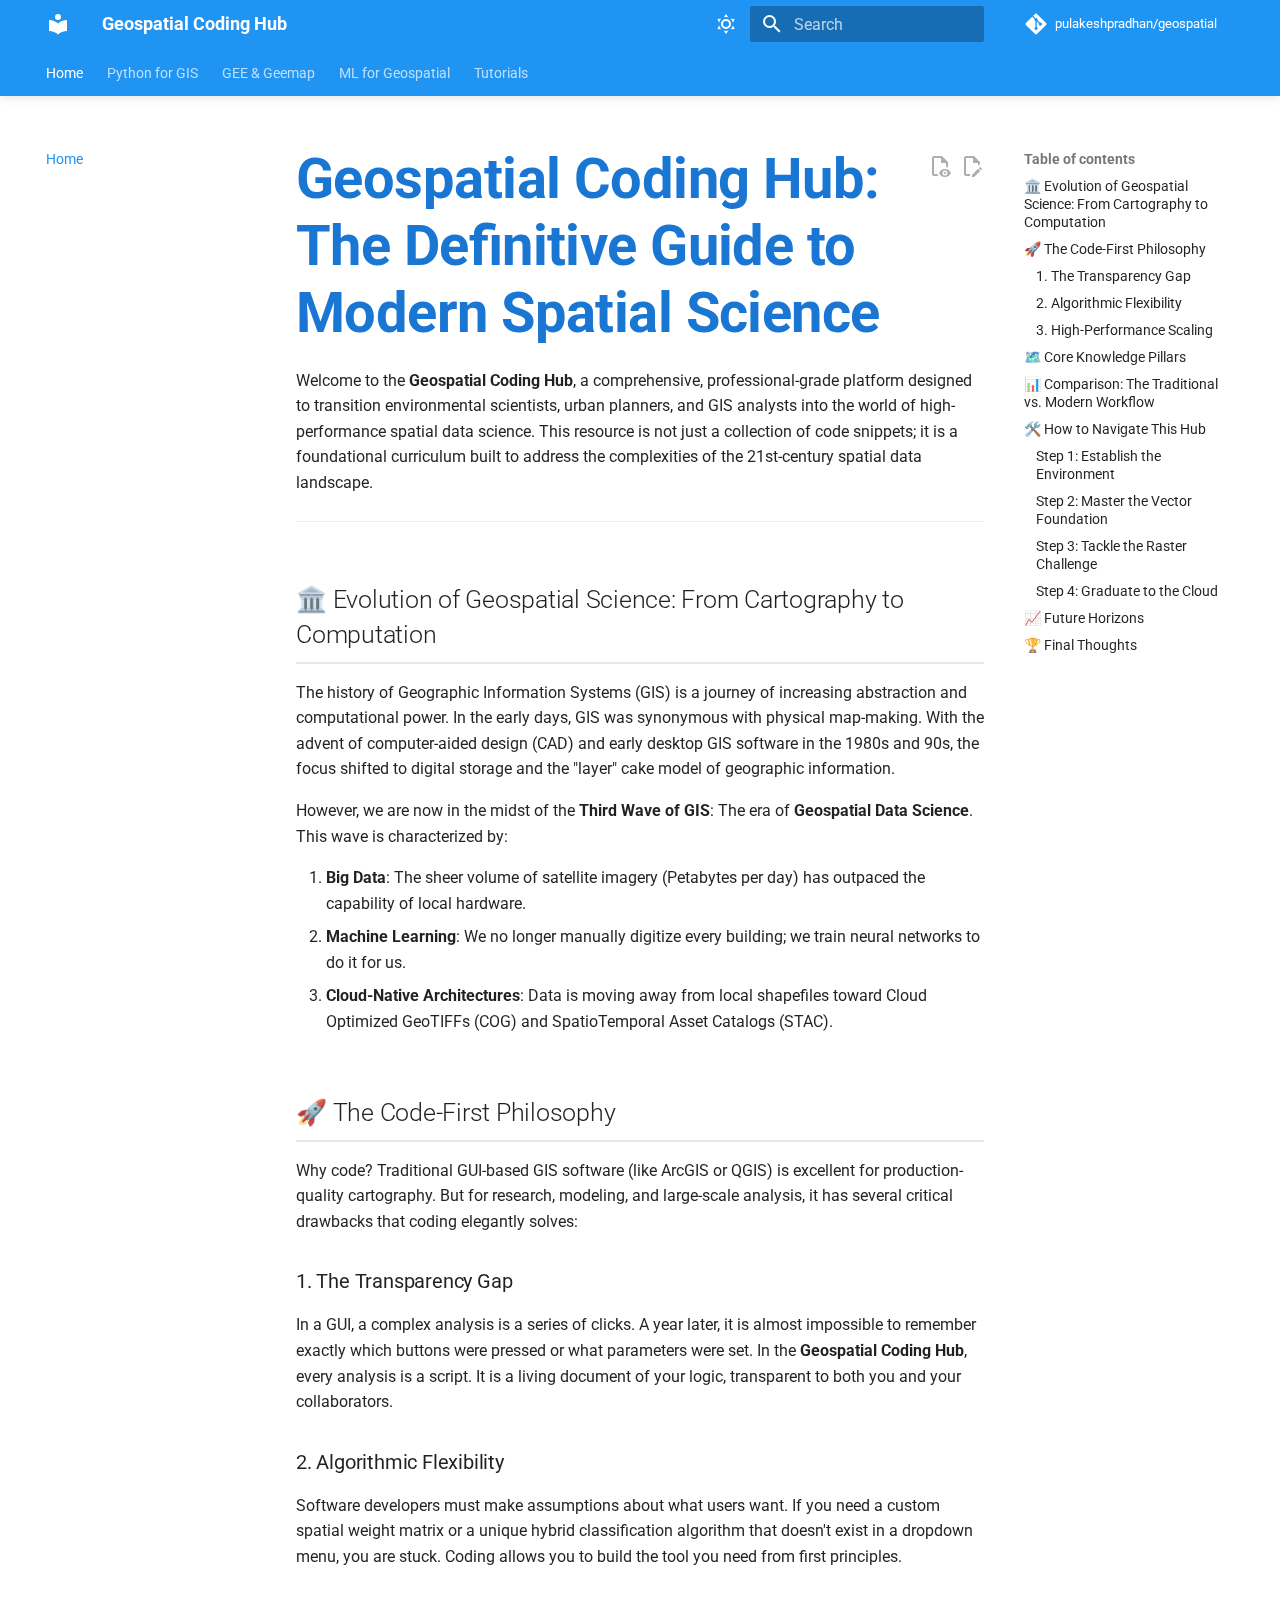
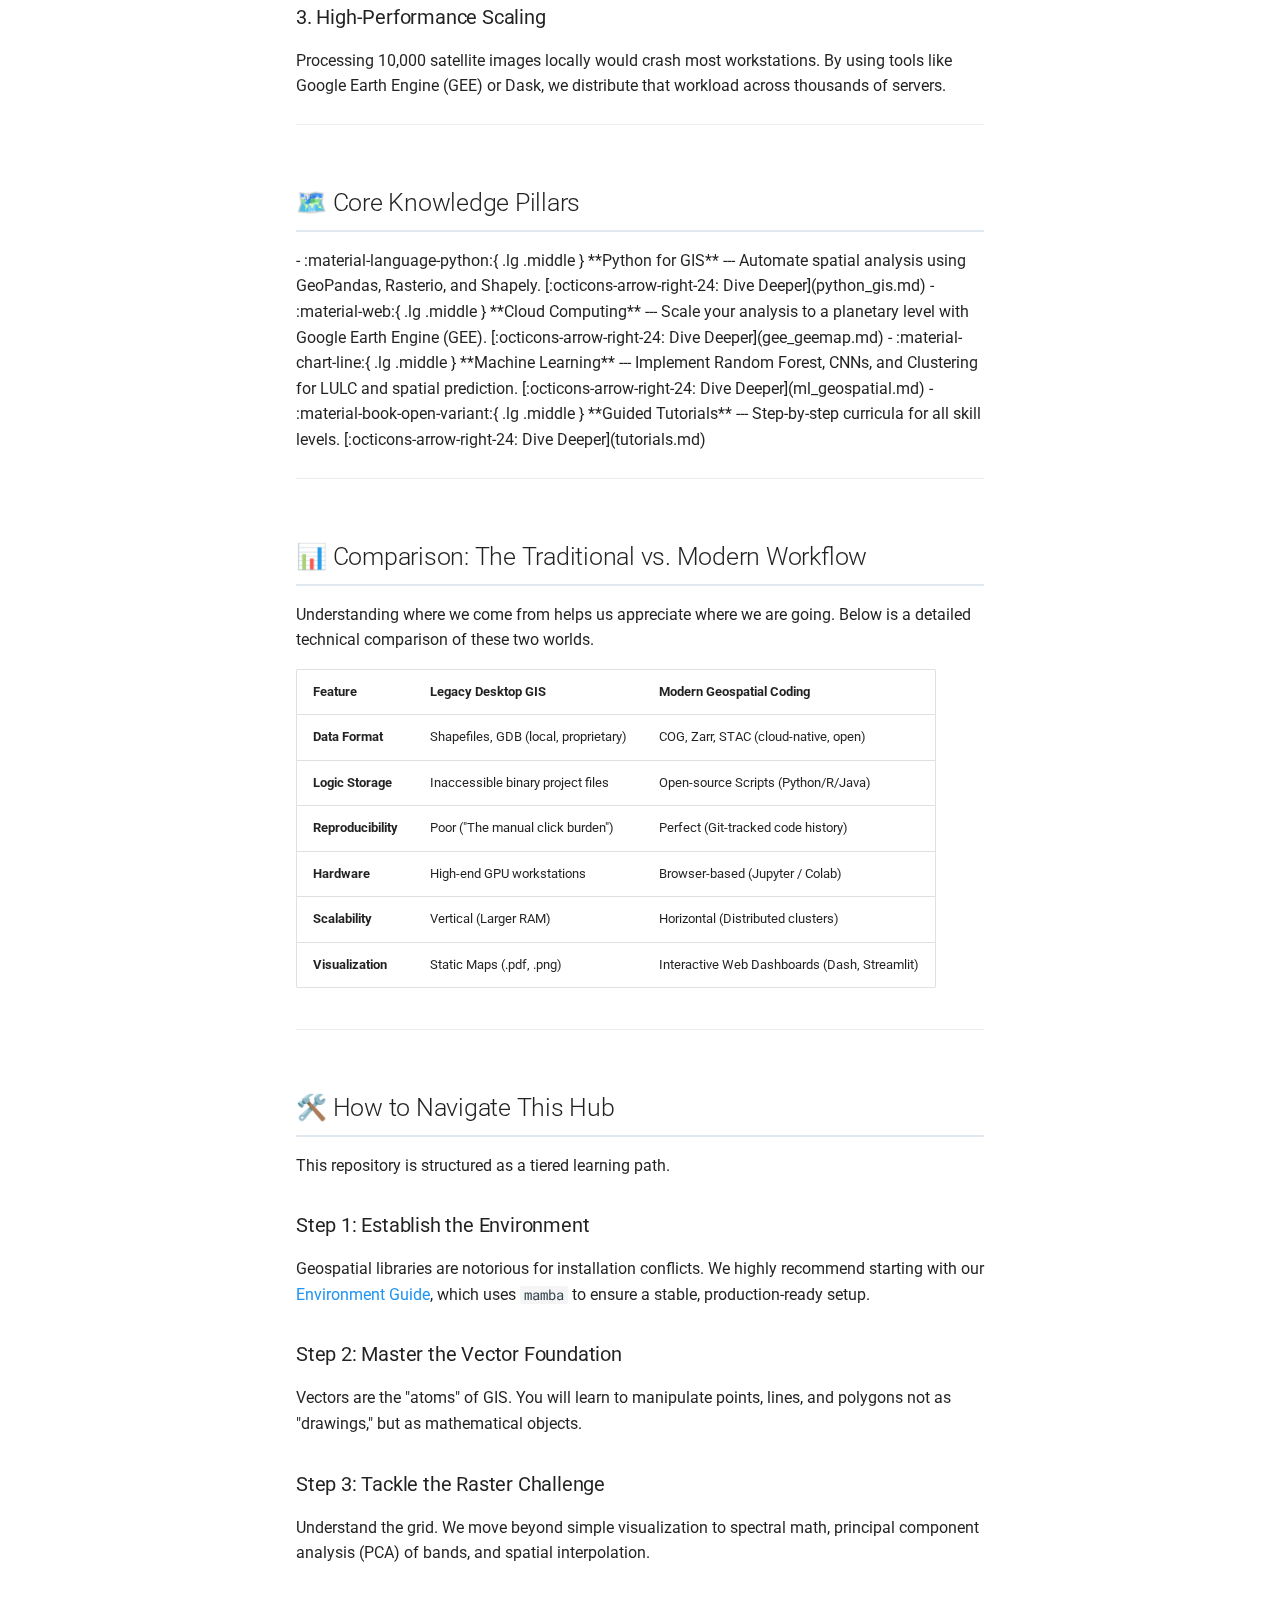
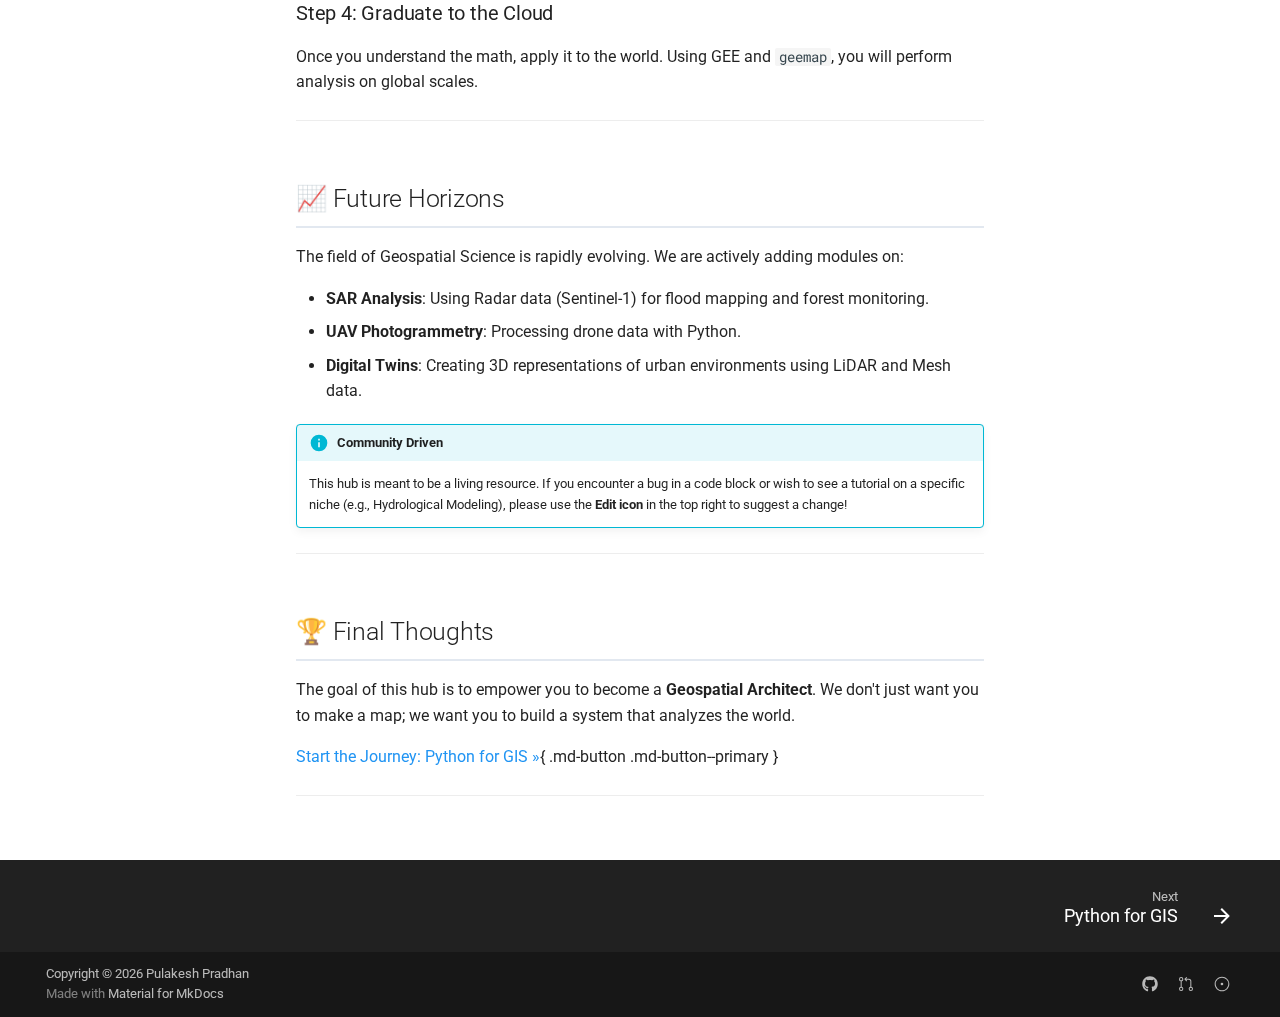
<file: index.html>
<!doctype html>
<html lang="en" class="no-js">
  <head>
    
      <meta charset="utf-8">
      <meta name="viewport" content="width=device-width,initial-scale=1">
      
        <meta name="description" content="A simple and efficient guide for coding in geospatial science.">
      
      
        <meta name="author" content="Pulakesh Pradhan">
      
      
        <link rel="canonical" href="https://pulakeshpradhan.github.io/geospatial/">
      
      
      
        <link rel="next" href="python_gis/">
      
      
        
      
      
      <link rel="icon" href="assets/images/favicon.png">
      <meta name="generator" content="mkdocs-1.6.1, mkdocs-material-9.7.1">
    
    
      
        <title>Geospatial Coding Hub</title>
      
    
    
      <link rel="stylesheet" href="assets/stylesheets/main.484c7ddc.min.css">
      
        
        <link rel="stylesheet" href="assets/stylesheets/palette.ab4e12ef.min.css">
      
      


    
    
      
    
    
      
        
        
        <link rel="preconnect" href="https://fonts.gstatic.com" crossorigin>
        <link rel="stylesheet" href="https://fonts.googleapis.com/css?family=Roboto:300,300i,400,400i,700,700i%7CRoboto+Mono:400,400i,700,700i&display=fallback">
        <style>:root{--md-text-font:"Roboto";--md-code-font:"Roboto Mono"}</style>
      
    
    
      <link rel="stylesheet" href="stylesheets/custom.css">
    
    <script>__md_scope=new URL(".",location),__md_hash=e=>[...e].reduce(((e,_)=>(e<<5)-e+_.charCodeAt(0)),0),__md_get=(e,_=localStorage,t=__md_scope)=>JSON.parse(_.getItem(t.pathname+"."+e)),__md_set=(e,_,t=localStorage,a=__md_scope)=>{try{t.setItem(a.pathname+"."+e,JSON.stringify(_))}catch(e){}}</script>
    
      

    
    
  </head>
  
  
    
    
      
    
    
    
    
    <body dir="ltr" data-md-color-scheme="default" data-md-color-primary="blue" data-md-color-accent="indigo">
  
    
    <input class="md-toggle" data-md-toggle="drawer" type="checkbox" id="__drawer" autocomplete="off">
    <input class="md-toggle" data-md-toggle="search" type="checkbox" id="__search" autocomplete="off">
    <label class="md-overlay" for="__drawer"></label>
    <div data-md-component="skip">
      
        
        <a href="#geospatial-coding-hub-the-definitive-guide-to-modern-spatial-science" class="md-skip">
          Skip to content
        </a>
      
    </div>
    <div data-md-component="announce">
      
    </div>
    
    
      

  

<header class="md-header md-header--shadow md-header--lifted" data-md-component="header">
  <nav class="md-header__inner md-grid" aria-label="Header">
    <a href="." title="Geospatial Coding Hub" class="md-header__button md-logo" aria-label="Geospatial Coding Hub" data-md-component="logo">
      
  
  <svg xmlns="http://www.w3.org/2000/svg" viewBox="0 0 24 24"><path d="M12 8a3 3 0 0 0 3-3 3 3 0 0 0-3-3 3 3 0 0 0-3 3 3 3 0 0 0 3 3m0 3.54C9.64 9.35 6.5 8 3 8v11c3.5 0 6.64 1.35 9 3.54 2.36-2.19 5.5-3.54 9-3.54V8c-3.5 0-6.64 1.35-9 3.54"/></svg>

    </a>
    <label class="md-header__button md-icon" for="__drawer">
      
      <svg xmlns="http://www.w3.org/2000/svg" viewBox="0 0 24 24"><path d="M3 6h18v2H3zm0 5h18v2H3zm0 5h18v2H3z"/></svg>
    </label>
    <div class="md-header__title" data-md-component="header-title">
      <div class="md-header__ellipsis">
        <div class="md-header__topic">
          <span class="md-ellipsis">
            Geospatial Coding Hub
          </span>
        </div>
        <div class="md-header__topic" data-md-component="header-topic">
          <span class="md-ellipsis">
            
              Home
            
          </span>
        </div>
      </div>
    </div>
    
      
        <form class="md-header__option" data-md-component="palette">
  
    
    
    
    <input class="md-option" data-md-color-media="" data-md-color-scheme="default" data-md-color-primary="blue" data-md-color-accent="indigo"  aria-label="Switch to dark mode"  type="radio" name="__palette" id="__palette_0">
    
      <label class="md-header__button md-icon" title="Switch to dark mode" for="__palette_1" hidden>
        <svg xmlns="http://www.w3.org/2000/svg" viewBox="0 0 24 24"><path d="M12 7a5 5 0 0 1 5 5 5 5 0 0 1-5 5 5 5 0 0 1-5-5 5 5 0 0 1 5-5m0 2a3 3 0 0 0-3 3 3 3 0 0 0 3 3 3 3 0 0 0 3-3 3 3 0 0 0-3-3m0-7 2.39 3.42C13.65 5.15 12.84 5 12 5s-1.65.15-2.39.42zM3.34 7l4.16-.35A7.2 7.2 0 0 0 5.94 8.5c-.44.74-.69 1.5-.83 2.29zm.02 10 1.76-3.77a7.131 7.131 0 0 0 2.38 4.14zM20.65 7l-1.77 3.79a7.02 7.02 0 0 0-2.38-4.15zm-.01 10-4.14.36c.59-.51 1.12-1.14 1.54-1.86.42-.73.69-1.5.83-2.29zM12 22l-2.41-3.44c.74.27 1.55.44 2.41.44.82 0 1.63-.17 2.37-.44z"/></svg>
      </label>
    
  
    
    
    
    <input class="md-option" data-md-color-media="" data-md-color-scheme="slate" data-md-color-primary="blue" data-md-color-accent="indigo"  aria-label="Switch to light mode"  type="radio" name="__palette" id="__palette_1">
    
      <label class="md-header__button md-icon" title="Switch to light mode" for="__palette_0" hidden>
        <svg xmlns="http://www.w3.org/2000/svg" viewBox="0 0 24 24"><path d="m17.75 4.09-2.53 1.94.91 3.06-2.63-1.81-2.63 1.81.91-3.06-2.53-1.94L12.44 4l1.06-3 1.06 3zm3.5 6.91-1.64 1.25.59 1.98-1.7-1.17-1.7 1.17.59-1.98L15.75 11l2.06-.05L18.5 9l.69 1.95zm-2.28 4.95c.83-.08 1.72 1.1 1.19 1.85-.32.45-.66.87-1.08 1.27C15.17 23 8.84 23 4.94 19.07c-3.91-3.9-3.91-10.24 0-14.14.4-.4.82-.76 1.27-1.08.75-.53 1.93.36 1.85 1.19-.27 2.86.69 5.83 2.89 8.02a9.96 9.96 0 0 0 8.02 2.89m-1.64 2.02a12.08 12.08 0 0 1-7.8-3.47c-2.17-2.19-3.33-5-3.49-7.82-2.81 3.14-2.7 7.96.31 10.98 3.02 3.01 7.84 3.12 10.98.31"/></svg>
      </label>
    
  
</form>
      
    
    
      <script>var palette=__md_get("__palette");if(palette&&palette.color){if("(prefers-color-scheme)"===palette.color.media){var media=matchMedia("(prefers-color-scheme: light)"),input=document.querySelector(media.matches?"[data-md-color-media='(prefers-color-scheme: light)']":"[data-md-color-media='(prefers-color-scheme: dark)']");palette.color.media=input.getAttribute("data-md-color-media"),palette.color.scheme=input.getAttribute("data-md-color-scheme"),palette.color.primary=input.getAttribute("data-md-color-primary"),palette.color.accent=input.getAttribute("data-md-color-accent")}for(var[key,value]of Object.entries(palette.color))document.body.setAttribute("data-md-color-"+key,value)}</script>
    
    
    
      
      
        <label class="md-header__button md-icon" for="__search">
          
          <svg xmlns="http://www.w3.org/2000/svg" viewBox="0 0 24 24"><path d="M9.5 3A6.5 6.5 0 0 1 16 9.5c0 1.61-.59 3.09-1.56 4.23l.27.27h.79l5 5-1.5 1.5-5-5v-.79l-.27-.27A6.52 6.52 0 0 1 9.5 16 6.5 6.5 0 0 1 3 9.5 6.5 6.5 0 0 1 9.5 3m0 2C7 5 5 7 5 9.5S7 14 9.5 14 14 12 14 9.5 12 5 9.5 5"/></svg>
        </label>
        <div class="md-search" data-md-component="search" role="dialog">
  <label class="md-search__overlay" for="__search"></label>
  <div class="md-search__inner" role="search">
    <form class="md-search__form" name="search">
      <input type="text" class="md-search__input" name="query" aria-label="Search" placeholder="Search" autocapitalize="off" autocorrect="off" autocomplete="off" spellcheck="false" data-md-component="search-query" required>
      <label class="md-search__icon md-icon" for="__search">
        
        <svg xmlns="http://www.w3.org/2000/svg" viewBox="0 0 24 24"><path d="M9.5 3A6.5 6.5 0 0 1 16 9.5c0 1.61-.59 3.09-1.56 4.23l.27.27h.79l5 5-1.5 1.5-5-5v-.79l-.27-.27A6.52 6.52 0 0 1 9.5 16 6.5 6.5 0 0 1 3 9.5 6.5 6.5 0 0 1 9.5 3m0 2C7 5 5 7 5 9.5S7 14 9.5 14 14 12 14 9.5 12 5 9.5 5"/></svg>
        
        <svg xmlns="http://www.w3.org/2000/svg" viewBox="0 0 24 24"><path d="M20 11v2H8l5.5 5.5-1.42 1.42L4.16 12l7.92-7.92L13.5 5.5 8 11z"/></svg>
      </label>
      <nav class="md-search__options" aria-label="Search">
        
        <button type="reset" class="md-search__icon md-icon" title="Clear" aria-label="Clear" tabindex="-1">
          
          <svg xmlns="http://www.w3.org/2000/svg" viewBox="0 0 24 24"><path d="M19 6.41 17.59 5 12 10.59 6.41 5 5 6.41 10.59 12 5 17.59 6.41 19 12 13.41 17.59 19 19 17.59 13.41 12z"/></svg>
        </button>
      </nav>
      
        <div class="md-search__suggest" data-md-component="search-suggest"></div>
      
    </form>
    <div class="md-search__output">
      <div class="md-search__scrollwrap" tabindex="0" data-md-scrollfix>
        <div class="md-search-result" data-md-component="search-result">
          <div class="md-search-result__meta">
            Initializing search
          </div>
          <ol class="md-search-result__list" role="presentation"></ol>
        </div>
      </div>
    </div>
  </div>
</div>
      
    
    
      <div class="md-header__source">
        <a href="https://github.com/pulakeshpradhan/geospatial" title="Go to repository" class="md-source" data-md-component="source">
  <div class="md-source__icon md-icon">
    
    <svg xmlns="http://www.w3.org/2000/svg" viewBox="0 0 448 512"><!--! Font Awesome Free 7.1.0 by @fontawesome - https://fontawesome.com License - https://fontawesome.com/license/free (Icons: CC BY 4.0, Fonts: SIL OFL 1.1, Code: MIT License) Copyright 2025 Fonticons, Inc.--><path d="M439.6 236.1 244 40.5c-5.4-5.5-12.8-8.5-20.4-8.5s-15 3-20.4 8.4L162.5 81l51.5 51.5c27.1-9.1 52.7 16.8 43.4 43.7l49.7 49.7c34.2-11.8 61.2 31 35.5 56.7-26.5 26.5-70.2-2.9-56-37.3L240.3 199v121.9c25.3 12.5 22.3 41.8 9.1 55-6.4 6.4-15.2 10.1-24.3 10.1s-17.8-3.6-24.3-10.1c-17.6-17.6-11.1-46.9 11.2-56v-123c-20.8-8.5-24.6-30.7-18.6-45L142.6 101 8.5 235.1C3 240.6 0 247.9 0 255.5s3 15 8.5 20.4l195.6 195.7c5.4 5.4 12.7 8.4 20.4 8.4s15-3 20.4-8.4l194.7-194.7c5.4-5.4 8.4-12.8 8.4-20.4s-3-15-8.4-20.4"/></svg>
  </div>
  <div class="md-source__repository">
    pulakeshpradhan/geospatial
  </div>
</a>
      </div>
    
  </nav>
  
    
      
<nav class="md-tabs" aria-label="Tabs" data-md-component="tabs">
  <div class="md-grid">
    <ul class="md-tabs__list">
      
        
  
  
  
    
  
  
    <li class="md-tabs__item md-tabs__item--active">
      <a href="." class="md-tabs__link">
        
  
  
    
  
  Home

      </a>
    </li>
  

      
        
  
  
  
  
    <li class="md-tabs__item">
      <a href="python_gis/" class="md-tabs__link">
        
  
  
    
  
  Python for GIS

      </a>
    </li>
  

      
        
  
  
  
  
    <li class="md-tabs__item">
      <a href="gee_geemap/" class="md-tabs__link">
        
  
  
    
  
  GEE & Geemap

      </a>
    </li>
  

      
        
  
  
  
  
    <li class="md-tabs__item">
      <a href="ml_geospatial/" class="md-tabs__link">
        
  
  
    
  
  ML for Geospatial

      </a>
    </li>
  

      
        
  
  
  
  
    <li class="md-tabs__item">
      <a href="tutorials/" class="md-tabs__link">
        
  
  
    
  
  Tutorials

      </a>
    </li>
  

      
    </ul>
  </div>
</nav>
    
  
</header>
    
    <div class="md-container" data-md-component="container">
      
      
        
      
      <main class="md-main" data-md-component="main">
        <div class="md-main__inner md-grid">
          
            
              
              <div class="md-sidebar md-sidebar--primary" data-md-component="sidebar" data-md-type="navigation" >
                <div class="md-sidebar__scrollwrap">
                  <div class="md-sidebar__inner">
                    


  


<nav class="md-nav md-nav--primary md-nav--lifted" aria-label="Navigation" data-md-level="0">
  <label class="md-nav__title" for="__drawer">
    <a href="." title="Geospatial Coding Hub" class="md-nav__button md-logo" aria-label="Geospatial Coding Hub" data-md-component="logo">
      
  
  <svg xmlns="http://www.w3.org/2000/svg" viewBox="0 0 24 24"><path d="M12 8a3 3 0 0 0 3-3 3 3 0 0 0-3-3 3 3 0 0 0-3 3 3 3 0 0 0 3 3m0 3.54C9.64 9.35 6.5 8 3 8v11c3.5 0 6.64 1.35 9 3.54 2.36-2.19 5.5-3.54 9-3.54V8c-3.5 0-6.64 1.35-9 3.54"/></svg>

    </a>
    Geospatial Coding Hub
  </label>
  
    <div class="md-nav__source">
      <a href="https://github.com/pulakeshpradhan/geospatial" title="Go to repository" class="md-source" data-md-component="source">
  <div class="md-source__icon md-icon">
    
    <svg xmlns="http://www.w3.org/2000/svg" viewBox="0 0 448 512"><!--! Font Awesome Free 7.1.0 by @fontawesome - https://fontawesome.com License - https://fontawesome.com/license/free (Icons: CC BY 4.0, Fonts: SIL OFL 1.1, Code: MIT License) Copyright 2025 Fonticons, Inc.--><path d="M439.6 236.1 244 40.5c-5.4-5.5-12.8-8.5-20.4-8.5s-15 3-20.4 8.4L162.5 81l51.5 51.5c27.1-9.1 52.7 16.8 43.4 43.7l49.7 49.7c34.2-11.8 61.2 31 35.5 56.7-26.5 26.5-70.2-2.9-56-37.3L240.3 199v121.9c25.3 12.5 22.3 41.8 9.1 55-6.4 6.4-15.2 10.1-24.3 10.1s-17.8-3.6-24.3-10.1c-17.6-17.6-11.1-46.9 11.2-56v-123c-20.8-8.5-24.6-30.7-18.6-45L142.6 101 8.5 235.1C3 240.6 0 247.9 0 255.5s3 15 8.5 20.4l195.6 195.7c5.4 5.4 12.7 8.4 20.4 8.4s15-3 20.4-8.4l194.7-194.7c5.4-5.4 8.4-12.8 8.4-20.4s-3-15-8.4-20.4"/></svg>
  </div>
  <div class="md-source__repository">
    pulakeshpradhan/geospatial
  </div>
</a>
    </div>
  
  <ul class="md-nav__list" data-md-scrollfix>
    
      
      
  
  
    
  
  
  
    <li class="md-nav__item md-nav__item--active">
      
      <input class="md-nav__toggle md-toggle" type="checkbox" id="__toc">
      
      
        
      
      
        <label class="md-nav__link md-nav__link--active" for="__toc">
          
  
  
  <span class="md-ellipsis">
    
  
    Home
  

    
  </span>
  
  

          <span class="md-nav__icon md-icon"></span>
        </label>
      
      <a href="." class="md-nav__link md-nav__link--active">
        
  
  
  <span class="md-ellipsis">
    
  
    Home
  

    
  </span>
  
  

      </a>
      
        

<nav class="md-nav md-nav--secondary" aria-label="Table of contents">
  
  
  
    
  
  
    <label class="md-nav__title" for="__toc">
      <span class="md-nav__icon md-icon"></span>
      Table of contents
    </label>
    <ul class="md-nav__list" data-md-component="toc" data-md-scrollfix>
      
        <li class="md-nav__item">
  <a href="#evolution-of-geospatial-science-from-cartography-to-computation" class="md-nav__link">
    <span class="md-ellipsis">
      
        🏛️ Evolution of Geospatial Science: From Cartography to Computation
      
    </span>
  </a>
  
</li>
      
        <li class="md-nav__item">
  <a href="#the-code-first-philosophy" class="md-nav__link">
    <span class="md-ellipsis">
      
        🚀 The Code-First Philosophy
      
    </span>
  </a>
  
    <nav class="md-nav" aria-label="🚀 The Code-First Philosophy">
      <ul class="md-nav__list">
        
          <li class="md-nav__item">
  <a href="#1-the-transparency-gap" class="md-nav__link">
    <span class="md-ellipsis">
      
        1. The Transparency Gap
      
    </span>
  </a>
  
</li>
        
          <li class="md-nav__item">
  <a href="#2-algorithmic-flexibility" class="md-nav__link">
    <span class="md-ellipsis">
      
        2. Algorithmic Flexibility
      
    </span>
  </a>
  
</li>
        
          <li class="md-nav__item">
  <a href="#3-high-performance-scaling" class="md-nav__link">
    <span class="md-ellipsis">
      
        3. High-Performance Scaling
      
    </span>
  </a>
  
</li>
        
      </ul>
    </nav>
  
</li>
      
        <li class="md-nav__item">
  <a href="#core-knowledge-pillars" class="md-nav__link">
    <span class="md-ellipsis">
      
        🗺️ Core Knowledge Pillars
      
    </span>
  </a>
  
</li>
      
        <li class="md-nav__item">
  <a href="#comparison-the-traditional-vs-modern-workflow" class="md-nav__link">
    <span class="md-ellipsis">
      
        📊 Comparison: The Traditional vs. Modern Workflow
      
    </span>
  </a>
  
</li>
      
        <li class="md-nav__item">
  <a href="#how-to-navigate-this-hub" class="md-nav__link">
    <span class="md-ellipsis">
      
        🛠️ How to Navigate This Hub
      
    </span>
  </a>
  
    <nav class="md-nav" aria-label="🛠️ How to Navigate This Hub">
      <ul class="md-nav__list">
        
          <li class="md-nav__item">
  <a href="#step-1-establish-the-environment" class="md-nav__link">
    <span class="md-ellipsis">
      
        Step 1: Establish the Environment
      
    </span>
  </a>
  
</li>
        
          <li class="md-nav__item">
  <a href="#step-2-master-the-vector-foundation" class="md-nav__link">
    <span class="md-ellipsis">
      
        Step 2: Master the Vector Foundation
      
    </span>
  </a>
  
</li>
        
          <li class="md-nav__item">
  <a href="#step-3-tackle-the-raster-challenge" class="md-nav__link">
    <span class="md-ellipsis">
      
        Step 3: Tackle the Raster Challenge
      
    </span>
  </a>
  
</li>
        
          <li class="md-nav__item">
  <a href="#step-4-graduate-to-the-cloud" class="md-nav__link">
    <span class="md-ellipsis">
      
        Step 4: Graduate to the Cloud
      
    </span>
  </a>
  
</li>
        
      </ul>
    </nav>
  
</li>
      
        <li class="md-nav__item">
  <a href="#future-horizons" class="md-nav__link">
    <span class="md-ellipsis">
      
        📈 Future Horizons
      
    </span>
  </a>
  
</li>
      
        <li class="md-nav__item">
  <a href="#final-thoughts" class="md-nav__link">
    <span class="md-ellipsis">
      
        🏆 Final Thoughts
      
    </span>
  </a>
  
</li>
      
    </ul>
  
</nav>
      
    </li>
  

    
      
      
  
  
  
  
    <li class="md-nav__item">
      <a href="python_gis/" class="md-nav__link">
        
  
  
  <span class="md-ellipsis">
    
  
    Python for GIS
  

    
  </span>
  
  

      </a>
    </li>
  

    
      
      
  
  
  
  
    <li class="md-nav__item">
      <a href="gee_geemap/" class="md-nav__link">
        
  
  
  <span class="md-ellipsis">
    
  
    GEE & Geemap
  

    
  </span>
  
  

      </a>
    </li>
  

    
      
      
  
  
  
  
    <li class="md-nav__item">
      <a href="ml_geospatial/" class="md-nav__link">
        
  
  
  <span class="md-ellipsis">
    
  
    ML for Geospatial
  

    
  </span>
  
  

      </a>
    </li>
  

    
      
      
  
  
  
  
    <li class="md-nav__item">
      <a href="tutorials/" class="md-nav__link">
        
  
  
  <span class="md-ellipsis">
    
  
    Tutorials
  

    
  </span>
  
  

      </a>
    </li>
  

    
  </ul>
</nav>
                  </div>
                </div>
              </div>
            
            
              
              <div class="md-sidebar md-sidebar--secondary" data-md-component="sidebar" data-md-type="toc" >
                <div class="md-sidebar__scrollwrap">
                  <div class="md-sidebar__inner">
                    

<nav class="md-nav md-nav--secondary" aria-label="Table of contents">
  
  
  
    
  
  
    <label class="md-nav__title" for="__toc">
      <span class="md-nav__icon md-icon"></span>
      Table of contents
    </label>
    <ul class="md-nav__list" data-md-component="toc" data-md-scrollfix>
      
        <li class="md-nav__item">
  <a href="#evolution-of-geospatial-science-from-cartography-to-computation" class="md-nav__link">
    <span class="md-ellipsis">
      
        🏛️ Evolution of Geospatial Science: From Cartography to Computation
      
    </span>
  </a>
  
</li>
      
        <li class="md-nav__item">
  <a href="#the-code-first-philosophy" class="md-nav__link">
    <span class="md-ellipsis">
      
        🚀 The Code-First Philosophy
      
    </span>
  </a>
  
    <nav class="md-nav" aria-label="🚀 The Code-First Philosophy">
      <ul class="md-nav__list">
        
          <li class="md-nav__item">
  <a href="#1-the-transparency-gap" class="md-nav__link">
    <span class="md-ellipsis">
      
        1. The Transparency Gap
      
    </span>
  </a>
  
</li>
        
          <li class="md-nav__item">
  <a href="#2-algorithmic-flexibility" class="md-nav__link">
    <span class="md-ellipsis">
      
        2. Algorithmic Flexibility
      
    </span>
  </a>
  
</li>
        
          <li class="md-nav__item">
  <a href="#3-high-performance-scaling" class="md-nav__link">
    <span class="md-ellipsis">
      
        3. High-Performance Scaling
      
    </span>
  </a>
  
</li>
        
      </ul>
    </nav>
  
</li>
      
        <li class="md-nav__item">
  <a href="#core-knowledge-pillars" class="md-nav__link">
    <span class="md-ellipsis">
      
        🗺️ Core Knowledge Pillars
      
    </span>
  </a>
  
</li>
      
        <li class="md-nav__item">
  <a href="#comparison-the-traditional-vs-modern-workflow" class="md-nav__link">
    <span class="md-ellipsis">
      
        📊 Comparison: The Traditional vs. Modern Workflow
      
    </span>
  </a>
  
</li>
      
        <li class="md-nav__item">
  <a href="#how-to-navigate-this-hub" class="md-nav__link">
    <span class="md-ellipsis">
      
        🛠️ How to Navigate This Hub
      
    </span>
  </a>
  
    <nav class="md-nav" aria-label="🛠️ How to Navigate This Hub">
      <ul class="md-nav__list">
        
          <li class="md-nav__item">
  <a href="#step-1-establish-the-environment" class="md-nav__link">
    <span class="md-ellipsis">
      
        Step 1: Establish the Environment
      
    </span>
  </a>
  
</li>
        
          <li class="md-nav__item">
  <a href="#step-2-master-the-vector-foundation" class="md-nav__link">
    <span class="md-ellipsis">
      
        Step 2: Master the Vector Foundation
      
    </span>
  </a>
  
</li>
        
          <li class="md-nav__item">
  <a href="#step-3-tackle-the-raster-challenge" class="md-nav__link">
    <span class="md-ellipsis">
      
        Step 3: Tackle the Raster Challenge
      
    </span>
  </a>
  
</li>
        
          <li class="md-nav__item">
  <a href="#step-4-graduate-to-the-cloud" class="md-nav__link">
    <span class="md-ellipsis">
      
        Step 4: Graduate to the Cloud
      
    </span>
  </a>
  
</li>
        
      </ul>
    </nav>
  
</li>
      
        <li class="md-nav__item">
  <a href="#future-horizons" class="md-nav__link">
    <span class="md-ellipsis">
      
        📈 Future Horizons
      
    </span>
  </a>
  
</li>
      
        <li class="md-nav__item">
  <a href="#final-thoughts" class="md-nav__link">
    <span class="md-ellipsis">
      
        🏆 Final Thoughts
      
    </span>
  </a>
  
</li>
      
    </ul>
  
</nav>
                  </div>
                </div>
              </div>
            
          
          
            <div class="md-content" data-md-component="content">
              
              <article class="md-content__inner md-typeset">
                
                  


  
    <a href="https://github.com/pulakeshpradhan/geospatial/edit/main/docs/index.md" title="Edit this page" class="md-content__button md-icon" rel="edit">
      
      <svg xmlns="http://www.w3.org/2000/svg" viewBox="0 0 24 24"><path d="M10 20H6V4h7v5h5v3.1l2-2V8l-6-6H6c-1.1 0-2 .9-2 2v16c0 1.1.9 2 2 2h4zm10.2-7c.1 0 .3.1.4.2l1.3 1.3c.2.2.2.6 0 .8l-1 1-2.1-2.1 1-1c.1-.1.2-.2.4-.2m0 3.9L14.1 23H12v-2.1l6.1-6.1z"/></svg>
    </a>
  
  
    
      
    
    <a href="https://github.com/pulakeshpradhan/geospatial/raw/main/docs/index.md" title="View source of this page" class="md-content__button md-icon">
      
      <svg xmlns="http://www.w3.org/2000/svg" viewBox="0 0 24 24"><path d="M17 18c.56 0 1 .44 1 1s-.44 1-1 1-1-.44-1-1 .44-1 1-1m0-3c-2.73 0-5.06 1.66-6 4 .94 2.34 3.27 4 6 4s5.06-1.66 6-4c-.94-2.34-3.27-4-6-4m0 6.5a2.5 2.5 0 0 1-2.5-2.5 2.5 2.5 0 0 1 2.5-2.5 2.5 2.5 0 0 1 2.5 2.5 2.5 2.5 0 0 1-2.5 2.5M9.27 20H6V4h7v5h5v4.07c.7.08 1.36.25 2 .49V8l-6-6H6a2 2 0 0 0-2 2v16a2 2 0 0 0 2 2h4.5a8.2 8.2 0 0 1-1.23-2"/></svg>
    </a>
  


<h1 id="geospatial-coding-hub-the-definitive-guide-to-modern-spatial-science">Geospatial Coding Hub: The Definitive Guide to Modern Spatial Science</h1>
<p>Welcome to the <strong>Geospatial Coding Hub</strong>, a comprehensive, professional-grade platform designed to transition environmental scientists, urban planners, and GIS analysts into the world of high-performance spatial data science. This resource is not just a collection of code snippets; it is a foundational curriculum built to address the complexities of the 21st-century spatial data landscape.</p>
<hr />
<h2 id="evolution-of-geospatial-science-from-cartography-to-computation">🏛️ Evolution of Geospatial Science: From Cartography to Computation</h2>
<p>The history of Geographic Information Systems (GIS) is a journey of increasing abstraction and computational power. In the early days, GIS was synonymous with physical map-making. With the advent of computer-aided design (CAD) and early desktop GIS software in the 1980s and 90s, the focus shifted to digital storage and the "layer" cake model of geographic information.</p>
<p>However, we are now in the midst of the <strong>Third Wave of GIS</strong>: The era of <strong>Geospatial Data Science</strong>. This wave is characterized by:</p>
<ol>
<li><strong>Big Data</strong>: The sheer volume of satellite imagery (Petabytes per day) has outpaced the capability of local hardware.</li>
<li><strong>Machine Learning</strong>: We no longer manually digitize every building; we train neural networks to do it for us.</li>
<li><strong>Cloud-Native Architectures</strong>: Data is moving away from local shapefiles toward Cloud Optimized GeoTIFFs (COG) and SpatioTemporal Asset Catalogs (STAC).</li>
</ol>
<h2 id="the-code-first-philosophy">🚀 The Code-First Philosophy</h2>
<p>Why code? Traditional GUI-based GIS software (like ArcGIS or QGIS) is excellent for production-quality cartography. But for research, modeling, and large-scale analysis, it has several critical drawbacks that coding elegantly solves:</p>
<h3 id="1-the-transparency-gap">1. The Transparency Gap</h3>
<p>In a GUI, a complex analysis is a series of clicks. A year later, it is almost impossible to remember exactly which buttons were pressed or what parameters were set. In the <strong>Geospatial Coding Hub</strong>, every analysis is a script. It is a living document of your logic, transparent to both you and your collaborators.</p>
<h3 id="2-algorithmic-flexibility">2. Algorithmic Flexibility</h3>
<p>Software developers must make assumptions about what users want. If you need a custom spatial weight matrix or a unique hybrid classification algorithm that doesn't exist in a dropdown menu, you are stuck. Coding allows you to build the tool you need from first principles.</p>
<h3 id="3-high-performance-scaling">3. High-Performance Scaling</h3>
<p>Processing 10,000 satellite images locally would crash most workstations. By using tools like Google Earth Engine (GEE) or Dask, we distribute that workload across thousands of servers.</p>
<hr />
<h2 id="core-knowledge-pillars">🗺️ Core Knowledge Pillars</h2>
<div class="grid cards" markdown>

- :material-language-python:{ .lg .middle } **Python for GIS**

    ---

    Automate spatial analysis using GeoPandas, Rasterio, and Shapely.

    [:octicons-arrow-right-24: Dive Deeper](python_gis.md)

- :material-web:{ .lg .middle } **Cloud Computing**

    ---

    Scale your analysis to a planetary level with Google Earth Engine (GEE).

    [:octicons-arrow-right-24: Dive Deeper](gee_geemap.md)

- :material-chart-line:{ .lg .middle } **Machine Learning**

    ---

    Implement Random Forest, CNNs, and Clustering for LULC and spatial prediction.

    [:octicons-arrow-right-24: Dive Deeper](ml_geospatial.md)

- :material-book-open-variant:{ .lg .middle } **Guided Tutorials**

    ---

    Step-by-step curricula for all skill levels.

    [:octicons-arrow-right-24: Dive Deeper](tutorials.md)

</div>

<hr />
<h2 id="comparison-the-traditional-vs-modern-workflow">📊 Comparison: The Traditional vs. Modern Workflow</h2>
<p>Understanding where we come from helps us appreciate where we are going. Below is a detailed technical comparison of these two worlds.</p>
<table>
<thead>
<tr>
<th style="text-align: left;">Feature</th>
<th style="text-align: left;">Legacy Desktop GIS</th>
<th style="text-align: left;">Modern Geospatial Coding</th>
</tr>
</thead>
<tbody>
<tr>
<td style="text-align: left;"><strong>Data Format</strong></td>
<td style="text-align: left;">Shapefiles, GDB (local, proprietary)</td>
<td style="text-align: left;">COG, Zarr, STAC (cloud-native, open)</td>
</tr>
<tr>
<td style="text-align: left;"><strong>Logic Storage</strong></td>
<td style="text-align: left;">Inaccessible binary project files</td>
<td style="text-align: left;">Open-source Scripts (Python/R/Java)</td>
</tr>
<tr>
<td style="text-align: left;"><strong>Reproducibility</strong></td>
<td style="text-align: left;">Poor ("The manual click burden")</td>
<td style="text-align: left;">Perfect (Git-tracked code history)</td>
</tr>
<tr>
<td style="text-align: left;"><strong>Hardware</strong></td>
<td style="text-align: left;">High-end GPU workstations</td>
<td style="text-align: left;">Browser-based (Jupyter / Colab)</td>
</tr>
<tr>
<td style="text-align: left;"><strong>Scalability</strong></td>
<td style="text-align: left;">Vertical (Larger RAM)</td>
<td style="text-align: left;">Horizontal (Distributed clusters)</td>
</tr>
<tr>
<td style="text-align: left;"><strong>Visualization</strong></td>
<td style="text-align: left;">Static Maps (.pdf, .png)</td>
<td style="text-align: left;">Interactive Web Dashboards (Dash, Streamlit)</td>
</tr>
</tbody>
</table>
<hr />
<h2 id="how-to-navigate-this-hub">🛠️ How to Navigate This Hub</h2>
<p>This repository is structured as a tiered learning path.</p>
<h3 id="step-1-establish-the-environment">Step 1: Establish the Environment</h3>
<p>Geospatial libraries are notorious for installation conflicts. We highly recommend starting with our <a href="python_gis/#environment-setup">Environment Guide</a>, which uses <code>mamba</code> to ensure a stable, production-ready setup.</p>
<h3 id="step-2-master-the-vector-foundation">Step 2: Master the Vector Foundation</h3>
<p>Vectors are the "atoms" of GIS. You will learn to manipulate points, lines, and polygons not as "drawings," but as mathematical objects.</p>
<h3 id="step-3-tackle-the-raster-challenge">Step 3: Tackle the Raster Challenge</h3>
<p>Understand the grid. We move beyond simple visualization to spectral math, principal component analysis (PCA) of bands, and spatial interpolation.</p>
<h3 id="step-4-graduate-to-the-cloud">Step 4: Graduate to the Cloud</h3>
<p>Once you understand the math, apply it to the world. Using GEE and <code>geemap</code>, you will perform analysis on global scales.</p>
<hr />
<h2 id="future-horizons">📈 Future Horizons</h2>
<p>The field of Geospatial Science is rapidly evolving. We are actively adding modules on:</p>
<ul>
<li><strong>SAR Analysis</strong>: Using Radar data (Sentinel-1) for flood mapping and forest monitoring.</li>
<li><strong>UAV Photogrammetry</strong>: Processing drone data with Python.</li>
<li><strong>Digital Twins</strong>: Creating 3D representations of urban environments using LiDAR and Mesh data.</li>
</ul>
<div class="admonition info">
<p class="admonition-title">Community Driven</p>
<p>This hub is meant to be a living resource. If you encounter a bug in a code block or wish to see a tutorial on a specific niche (e.g., Hydrological Modeling), please use the <strong>Edit icon</strong> in the top right to suggest a change!</p>
</div>
<hr />
<h2 id="final-thoughts">🏆 Final Thoughts</h2>
<p>The goal of this hub is to empower you to become a <strong>Geospatial Architect</strong>. We don't just want you to make a map; we want you to build a system that analyzes the world.</p>
<p><a href="python_gis/">Start the Journey: Python for GIS &raquo;</a>{ .md-button .md-button--primary }</p>
<hr />
<style>
.gradient-text {
    background: linear-gradient(90deg, #2196f3, #4caf50);
    -webkit-background-clip: text;
    -webkit-text-fill-color: transparent;
}
.md-typeset h1 {
    font-size: 2.8rem;
    line-height: 1.2;
    margin-bottom: 1rem;
    color: #1976d2;
}
.md-typeset h2 {
    margin-top: 3rem;
    padding-bottom: 0.5rem;
    border-bottom: 2px solid #e2e8f0;
}
</style>












                
              </article>
            </div>
          
          
<script>var target=document.getElementById(location.hash.slice(1));target&&target.name&&(target.checked=target.name.startsWith("__tabbed_"))</script>
        </div>
        
          <button type="button" class="md-top md-icon" data-md-component="top" hidden>
  
  <svg xmlns="http://www.w3.org/2000/svg" viewBox="0 0 24 24"><path d="M13 20h-2V8l-5.5 5.5-1.42-1.42L12 4.16l7.92 7.92-1.42 1.42L13 8z"/></svg>
  Back to top
</button>
        
      </main>
      
        <footer class="md-footer">
  
    
      
      <nav class="md-footer__inner md-grid" aria-label="Footer" >
        
        
          
          <a href="python_gis/" class="md-footer__link md-footer__link--next" aria-label="Next: Python for GIS">
            <div class="md-footer__title">
              <span class="md-footer__direction">
                Next
              </span>
              <div class="md-ellipsis">
                Python for GIS
              </div>
            </div>
            <div class="md-footer__button md-icon">
              
              <svg xmlns="http://www.w3.org/2000/svg" viewBox="0 0 24 24"><path d="M4 11v2h12l-5.5 5.5 1.42 1.42L19.84 12l-7.92-7.92L10.5 5.5 16 11z"/></svg>
            </div>
          </a>
        
      </nav>
    
  
  <div class="md-footer-meta md-typeset">
    <div class="md-footer-meta__inner md-grid">
      <div class="md-copyright">
  
    <div class="md-copyright__highlight">
      Copyright &copy; 2026 Pulakesh Pradhan
    </div>
  
  
    Made with
    <a href="https://squidfunk.github.io/mkdocs-material/" target="_blank" rel="noopener">
      Material for MkDocs
    </a>
  
</div>
      
        
<div class="md-social">
  
    
    
    
    
      
      
    
    <a href="https://github.com/pulakeshpradhan/geospatial" target="_blank" rel="noopener" title="github.com" class="md-social__link">
      <svg xmlns="http://www.w3.org/2000/svg" viewBox="0 0 512 512"><!--! Font Awesome Free 7.1.0 by @fontawesome - https://fontawesome.com License - https://fontawesome.com/license/free (Icons: CC BY 4.0, Fonts: SIL OFL 1.1, Code: MIT License) Copyright 2025 Fonticons, Inc.--><path d="M173.9 397.4c0 2-2.3 3.6-5.2 3.6-3.3.3-5.6-1.3-5.6-3.6 0-2 2.3-3.6 5.2-3.6 3-.3 5.6 1.3 5.6 3.6m-31.1-4.5c-.7 2 1.3 4.3 4.3 4.9 2.6 1 5.6 0 6.2-2s-1.3-4.3-4.3-5.2c-2.6-.7-5.5.3-6.2 2.3m44.2-1.7c-2.9.7-4.9 2.6-4.6 4.9.3 2 2.9 3.3 5.9 2.6 2.9-.7 4.9-2.6 4.6-4.6-.3-1.9-3-3.2-5.9-2.9M252.8 8C114.1 8 8 113.3 8 252c0 110.9 69.8 205.8 169.5 239.2 12.8 2.3 17.3-5.6 17.3-12.1 0-6.2-.3-40.4-.3-61.4 0 0-70 15-84.7-29.8 0 0-11.4-29.1-27.8-36.6 0 0-22.9-15.7 1.6-15.4 0 0 24.9 2 38.6 25.8 21.9 38.6 58.6 27.5 72.9 20.9 2.3-16 8.8-27.1 16-33.7-55.9-6.2-112.3-14.3-112.3-110.5 0-27.5 7.6-41.3 23.6-58.9-2.6-6.5-11.1-33.3 2.6-67.9 20.9-6.5 69 27 69 27 20-5.6 41.5-8.5 62.8-8.5s42.8 2.9 62.8 8.5c0 0 48.1-33.6 69-27 13.7 34.7 5.2 61.4 2.6 67.9 16 17.7 25.8 31.5 25.8 58.9 0 96.5-58.9 104.2-114.8 110.5 9.2 7.9 17 22.9 17 46.4 0 33.7-.3 75.4-.3 83.6 0 6.5 4.6 14.4 17.3 12.1C436.2 457.8 504 362.9 504 252 504 113.3 391.5 8 252.8 8M105.2 352.9c-1.3 1-1 3.3.7 5.2 1.6 1.6 3.9 2.3 5.2 1 1.3-1 1-3.3-.7-5.2-1.6-1.6-3.9-2.3-5.2-1m-10.8-8.1c-.7 1.3.3 2.9 2.3 3.9 1.6 1 3.6.7 4.3-.7.7-1.3-.3-2.9-2.3-3.9-2-.6-3.6-.3-4.3.7m32.4 35.6c-1.6 1.3-1 4.3 1.3 6.2 2.3 2.3 5.2 2.6 6.5 1 1.3-1.3.7-4.3-1.3-6.2-2.2-2.3-5.2-2.6-6.5-1m-11.4-14.7c-1.6 1-1.6 3.6 0 5.9s4.3 3.3 5.6 2.3c1.6-1.3 1.6-3.9 0-6.2-1.4-2.3-4-3.3-5.6-2"/></svg>
    </a>
  
    
    
    
    
      
      
    
    <a href="https://github.com/pulakeshpradhan/geospatial/pulls" target="_blank" rel="noopener" title="github.com" class="md-social__link">
      <svg xmlns="http://www.w3.org/2000/svg" viewBox="0 0 24 24"><path d="M16 19.25a3.25 3.25 0 1 1 6.5 0 3.25 3.25 0 0 1-6.5 0m-14.5 0a3.25 3.25 0 1 1 6.5 0 3.25 3.25 0 0 1-6.5 0m0-14.5a3.25 3.25 0 1 1 6.5 0 3.25 3.25 0 0 1-6.5 0M4.75 3a1.75 1.75 0 1 0 .001 3.501A1.75 1.75 0 0 0 4.75 3m0 14.5a1.75 1.75 0 1 0 .001 3.501A1.75 1.75 0 0 0 4.75 17.5m14.5 0a1.75 1.75 0 1 0 .001 3.501 1.75 1.75 0 0 0-.001-3.501"/><path d="M13.405 1.72a.75.75 0 0 1 0 1.06L12.185 4h4.065A3.75 3.75 0 0 1 20 7.75v8.75a.75.75 0 0 1-1.5 0V7.75a2.25 2.25 0 0 0-2.25-2.25h-4.064l1.22 1.22a.75.75 0 0 1-1.061 1.06l-2.5-2.5a.75.75 0 0 1 0-1.06l2.5-2.5a.75.75 0 0 1 1.06 0M4.75 7.25A.75.75 0 0 1 5.5 8v8A.75.75 0 0 1 4 16V8a.75.75 0 0 1 .75-.75"/></svg>
    </a>
  
    
    
    
    
      
      
    
    <a href="https://github.com/pulakeshpradhan/geospatial/issues" target="_blank" rel="noopener" title="github.com" class="md-social__link">
      <svg xmlns="http://www.w3.org/2000/svg" viewBox="0 0 24 24"><path d="M12 1c6.075 0 11 4.925 11 11s-4.925 11-11 11S1 18.075 1 12 5.925 1 12 1M2.5 12a9.5 9.5 0 0 0 9.5 9.5 9.5 9.5 0 0 0 9.5-9.5A9.5 9.5 0 0 0 12 2.5 9.5 9.5 0 0 0 2.5 12m9.5 2a2 2 0 1 1-.001-3.999A2 2 0 0 1 12 14"/></svg>
    </a>
  
</div>
      
    </div>
  </div>
</footer>
      
    </div>
    <div class="md-dialog" data-md-component="dialog">
      <div class="md-dialog__inner md-typeset"></div>
    </div>
    
    
    
      
      
      <script id="__config" type="application/json">{"annotate": null, "base": ".", "features": ["navigation.tabs", "navigation.tabs.sticky", "navigation.top", "navigation.footer", "navigation.tracking", "search.suggest", "search.highlight", "content.code.copy", "content.tooltips", "content.action.edit", "content.action.view"], "search": "assets/javascripts/workers/search.2c215733.min.js", "tags": null, "translations": {"clipboard.copied": "Copied to clipboard", "clipboard.copy": "Copy to clipboard", "search.result.more.one": "1 more on this page", "search.result.more.other": "# more on this page", "search.result.none": "No matching documents", "search.result.one": "1 matching document", "search.result.other": "# matching documents", "search.result.placeholder": "Type to start searching", "search.result.term.missing": "Missing", "select.version": "Select version"}, "version": null}</script>
    
    
      <script src="assets/javascripts/bundle.79ae519e.min.js"></script>
      
    
  </body>
</html>
</file>
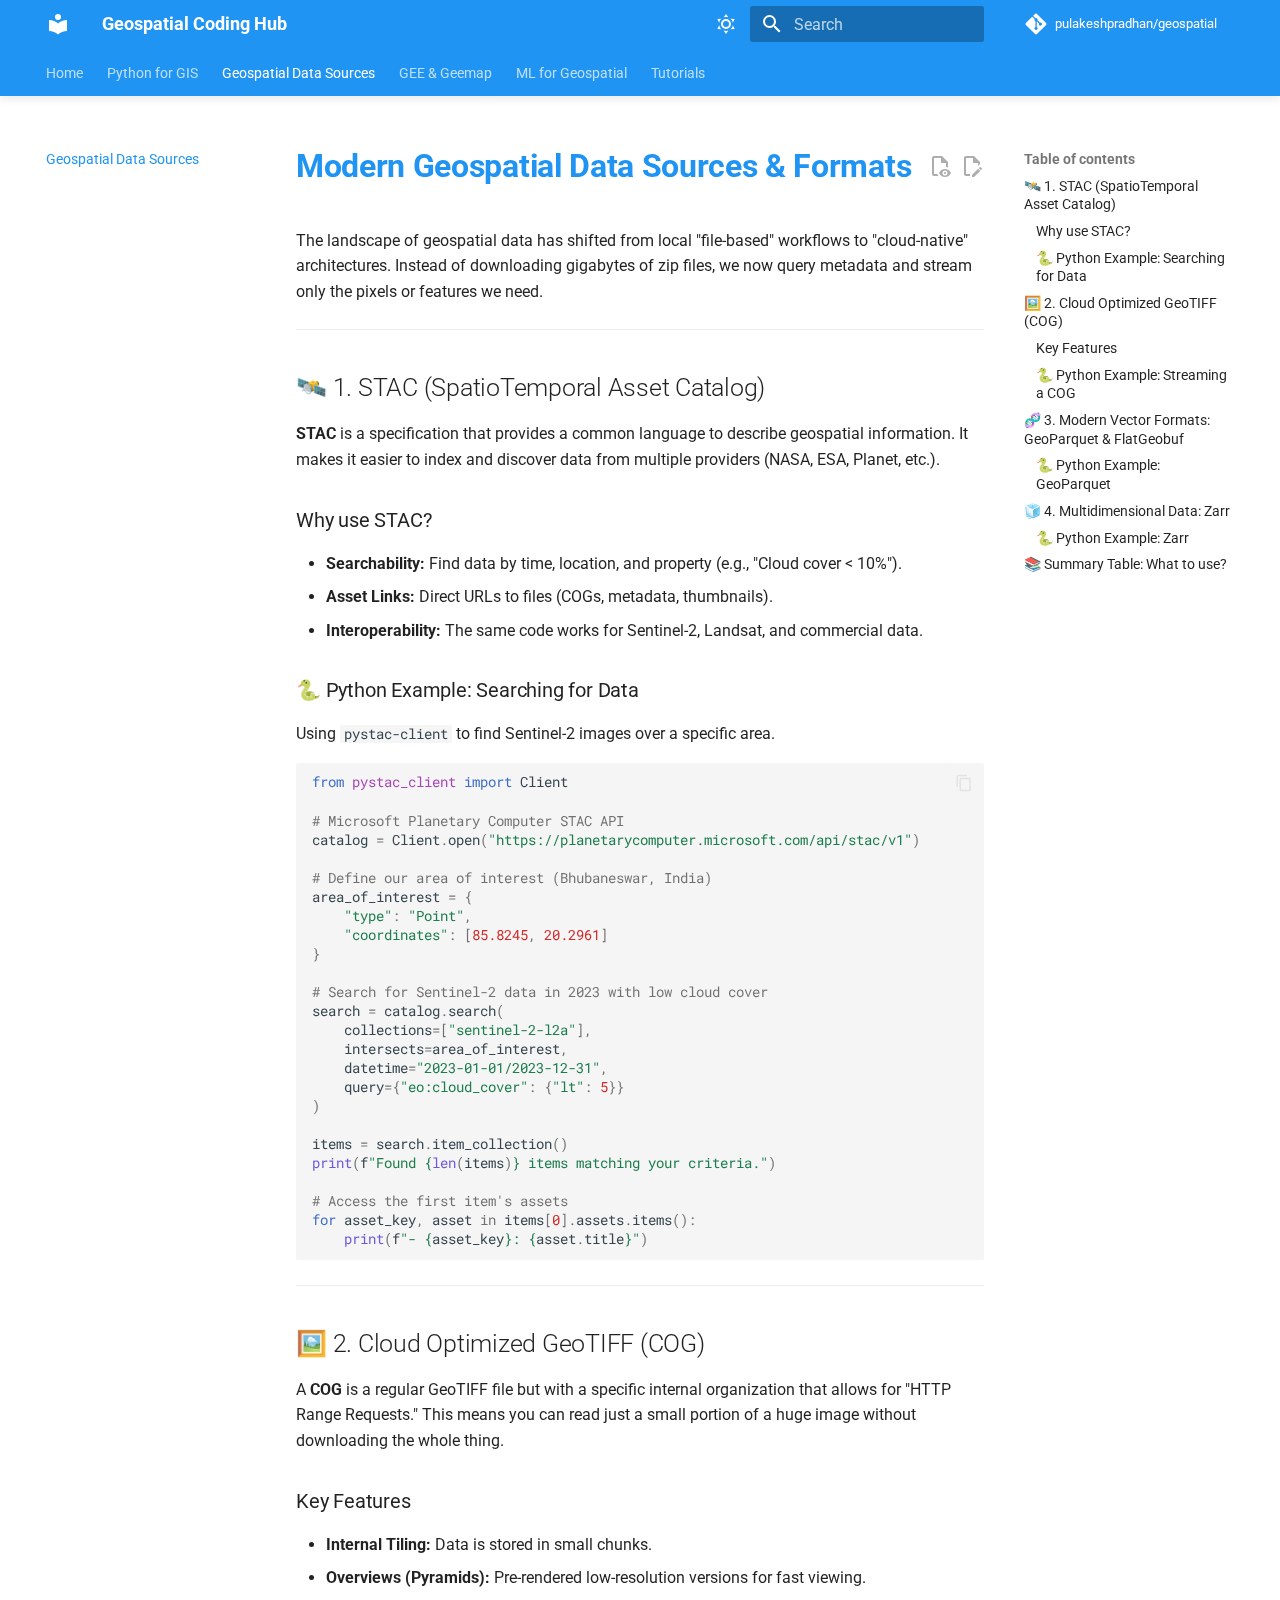
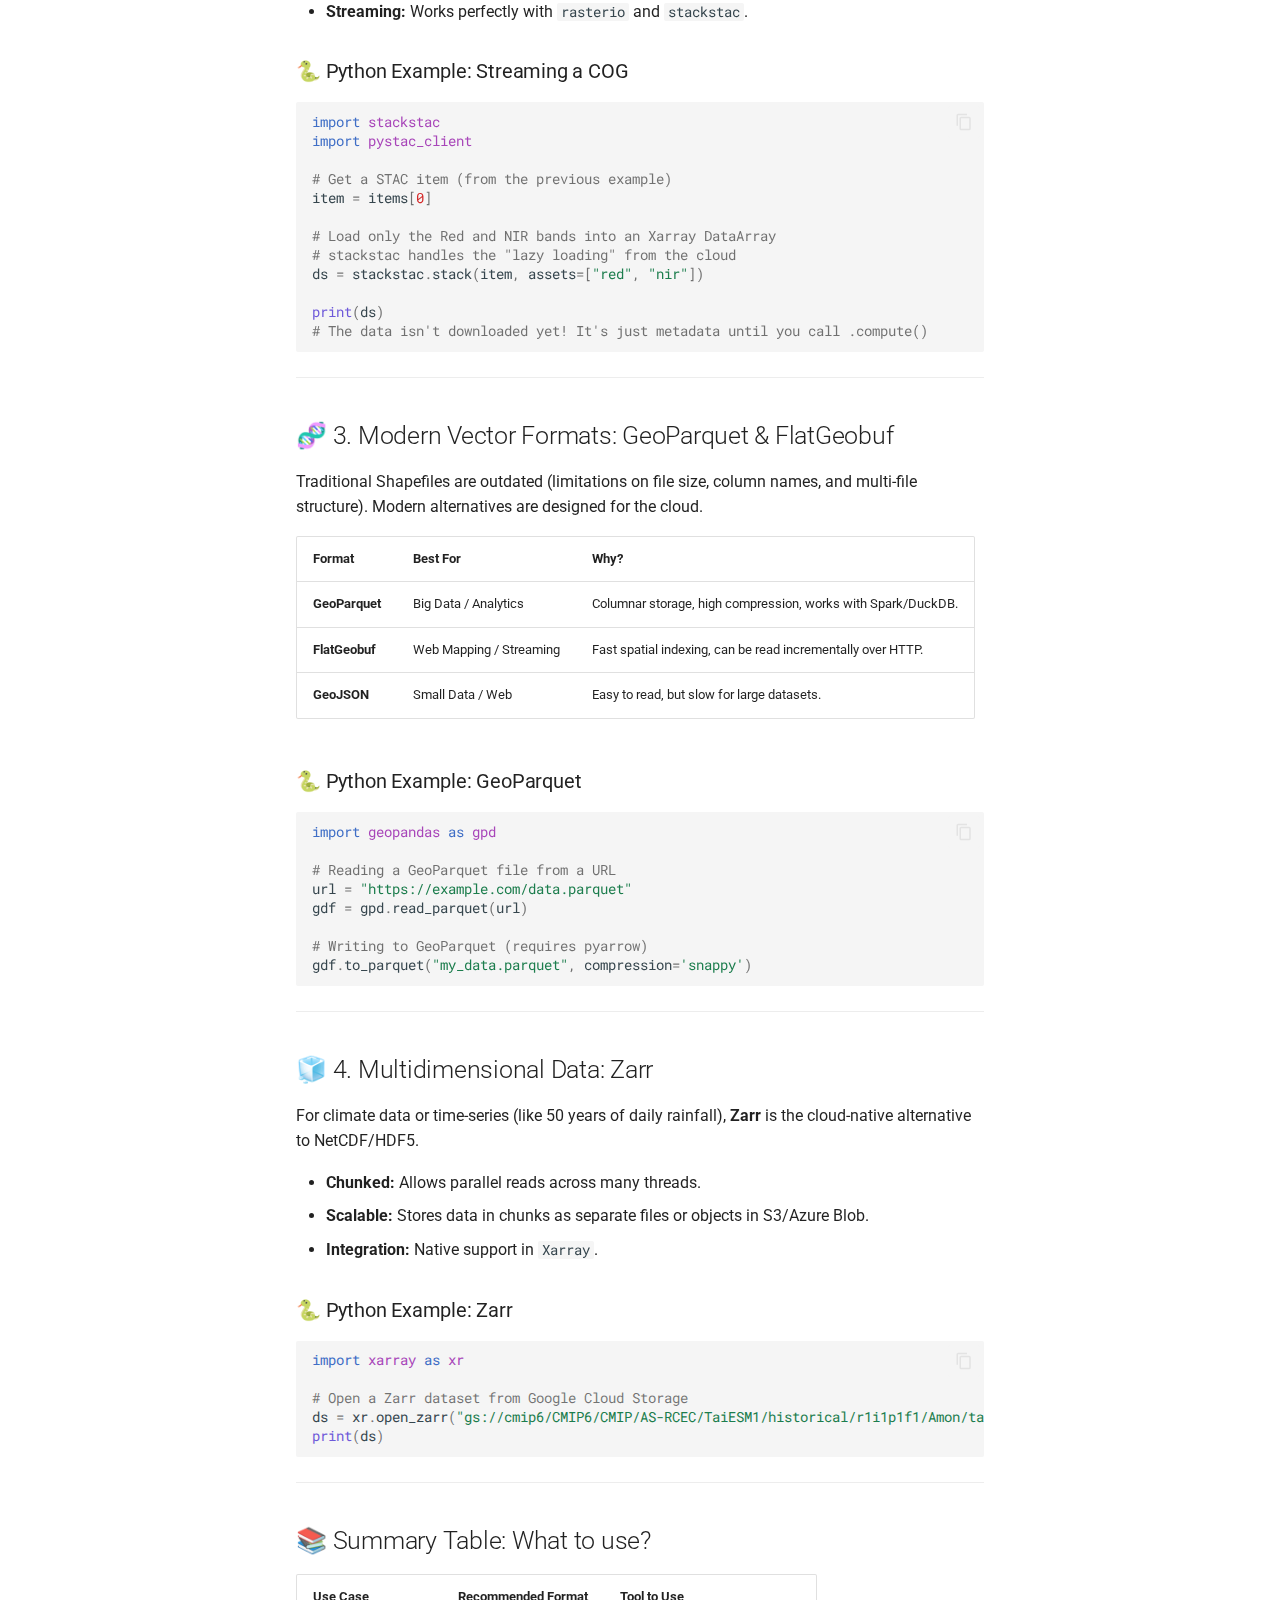
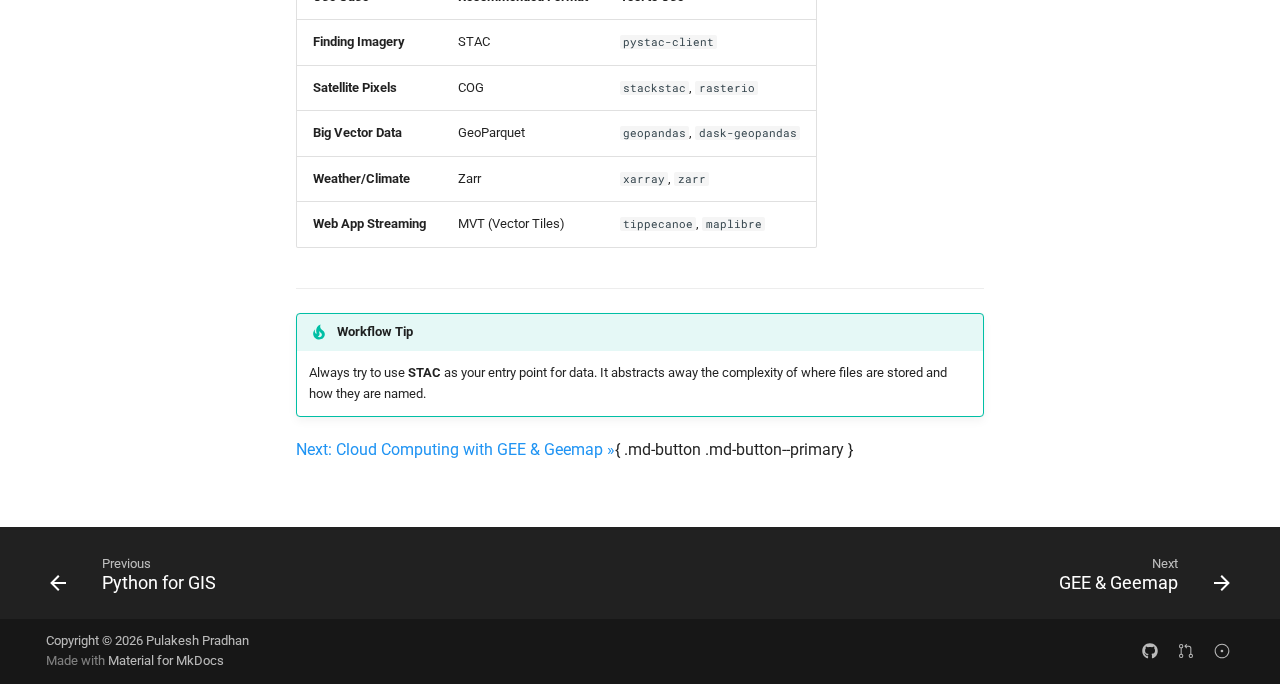
<file: data_sources/index.html>
<!doctype html>
<html lang="en" class="no-js">
  <head>
    
      <meta charset="utf-8">
      <meta name="viewport" content="width=device-width,initial-scale=1">
      
        <meta name="description" content="A simple and efficient guide for coding in geospatial science.">
      
      
        <meta name="author" content="Pulakesh Pradhan">
      
      
        <link rel="canonical" href="https://pulakeshpradhan.github.io/geospatial/data_sources/">
      
      
        <link rel="prev" href="../python_gis/">
      
      
        <link rel="next" href="../gee_geemap/">
      
      
        
      
      
      <link rel="icon" href="../assets/images/favicon.png">
      <meta name="generator" content="mkdocs-1.6.1, mkdocs-material-9.7.1">
    
    
      
        <title>Geospatial Data Sources - Geospatial Coding Hub</title>
      
    
    
      <link rel="stylesheet" href="../assets/stylesheets/main.484c7ddc.min.css">
      
        
        <link rel="stylesheet" href="../assets/stylesheets/palette.ab4e12ef.min.css">
      
      


    
    
      
    
    
      
        
        
        <link rel="preconnect" href="https://fonts.gstatic.com" crossorigin>
        <link rel="stylesheet" href="https://fonts.googleapis.com/css?family=Roboto:300,300i,400,400i,700,700i%7CRoboto+Mono:400,400i,700,700i&display=fallback">
        <style>:root{--md-text-font:"Roboto";--md-code-font:"Roboto Mono"}</style>
      
    
    
      <link rel="stylesheet" href="../stylesheets/custom.css">
    
    <script>__md_scope=new URL("..",location),__md_hash=e=>[...e].reduce(((e,_)=>(e<<5)-e+_.charCodeAt(0)),0),__md_get=(e,_=localStorage,t=__md_scope)=>JSON.parse(_.getItem(t.pathname+"."+e)),__md_set=(e,_,t=localStorage,a=__md_scope)=>{try{t.setItem(a.pathname+"."+e,JSON.stringify(_))}catch(e){}}</script>
    
      

    
    
  </head>
  
  
    
    
      
    
    
    
    
    <body dir="ltr" data-md-color-scheme="default" data-md-color-primary="blue" data-md-color-accent="indigo">
  
    
    <input class="md-toggle" data-md-toggle="drawer" type="checkbox" id="__drawer" autocomplete="off">
    <input class="md-toggle" data-md-toggle="search" type="checkbox" id="__search" autocomplete="off">
    <label class="md-overlay" for="__drawer"></label>
    <div data-md-component="skip">
      
        
        <a href="#modern-geospatial-data-sources-formats" class="md-skip">
          Skip to content
        </a>
      
    </div>
    <div data-md-component="announce">
      
    </div>
    
    
      

  

<header class="md-header md-header--shadow md-header--lifted" data-md-component="header">
  <nav class="md-header__inner md-grid" aria-label="Header">
    <a href=".." title="Geospatial Coding Hub" class="md-header__button md-logo" aria-label="Geospatial Coding Hub" data-md-component="logo">
      
  
  <svg xmlns="http://www.w3.org/2000/svg" viewBox="0 0 24 24"><path d="M12 8a3 3 0 0 0 3-3 3 3 0 0 0-3-3 3 3 0 0 0-3 3 3 3 0 0 0 3 3m0 3.54C9.64 9.35 6.5 8 3 8v11c3.5 0 6.64 1.35 9 3.54 2.36-2.19 5.5-3.54 9-3.54V8c-3.5 0-6.64 1.35-9 3.54"/></svg>

    </a>
    <label class="md-header__button md-icon" for="__drawer">
      
      <svg xmlns="http://www.w3.org/2000/svg" viewBox="0 0 24 24"><path d="M3 6h18v2H3zm0 5h18v2H3zm0 5h18v2H3z"/></svg>
    </label>
    <div class="md-header__title" data-md-component="header-title">
      <div class="md-header__ellipsis">
        <div class="md-header__topic">
          <span class="md-ellipsis">
            Geospatial Coding Hub
          </span>
        </div>
        <div class="md-header__topic" data-md-component="header-topic">
          <span class="md-ellipsis">
            
              Geospatial Data Sources
            
          </span>
        </div>
      </div>
    </div>
    
      
        <form class="md-header__option" data-md-component="palette">
  
    
    
    
    <input class="md-option" data-md-color-media="" data-md-color-scheme="default" data-md-color-primary="blue" data-md-color-accent="indigo"  aria-label="Switch to dark mode"  type="radio" name="__palette" id="__palette_0">
    
      <label class="md-header__button md-icon" title="Switch to dark mode" for="__palette_1" hidden>
        <svg xmlns="http://www.w3.org/2000/svg" viewBox="0 0 24 24"><path d="M12 7a5 5 0 0 1 5 5 5 5 0 0 1-5 5 5 5 0 0 1-5-5 5 5 0 0 1 5-5m0 2a3 3 0 0 0-3 3 3 3 0 0 0 3 3 3 3 0 0 0 3-3 3 3 0 0 0-3-3m0-7 2.39 3.42C13.65 5.15 12.84 5 12 5s-1.65.15-2.39.42zM3.34 7l4.16-.35A7.2 7.2 0 0 0 5.94 8.5c-.44.74-.69 1.5-.83 2.29zm.02 10 1.76-3.77a7.131 7.131 0 0 0 2.38 4.14zM20.65 7l-1.77 3.79a7.02 7.02 0 0 0-2.38-4.15zm-.01 10-4.14.36c.59-.51 1.12-1.14 1.54-1.86.42-.73.69-1.5.83-2.29zM12 22l-2.41-3.44c.74.27 1.55.44 2.41.44.82 0 1.63-.17 2.37-.44z"/></svg>
      </label>
    
  
    
    
    
    <input class="md-option" data-md-color-media="" data-md-color-scheme="slate" data-md-color-primary="blue" data-md-color-accent="indigo"  aria-label="Switch to light mode"  type="radio" name="__palette" id="__palette_1">
    
      <label class="md-header__button md-icon" title="Switch to light mode" for="__palette_0" hidden>
        <svg xmlns="http://www.w3.org/2000/svg" viewBox="0 0 24 24"><path d="m17.75 4.09-2.53 1.94.91 3.06-2.63-1.81-2.63 1.81.91-3.06-2.53-1.94L12.44 4l1.06-3 1.06 3zm3.5 6.91-1.64 1.25.59 1.98-1.7-1.17-1.7 1.17.59-1.98L15.75 11l2.06-.05L18.5 9l.69 1.95zm-2.28 4.95c.83-.08 1.72 1.1 1.19 1.85-.32.45-.66.87-1.08 1.27C15.17 23 8.84 23 4.94 19.07c-3.91-3.9-3.91-10.24 0-14.14.4-.4.82-.76 1.27-1.08.75-.53 1.93.36 1.85 1.19-.27 2.86.69 5.83 2.89 8.02a9.96 9.96 0 0 0 8.02 2.89m-1.64 2.02a12.08 12.08 0 0 1-7.8-3.47c-2.17-2.19-3.33-5-3.49-7.82-2.81 3.14-2.7 7.96.31 10.98 3.02 3.01 7.84 3.12 10.98.31"/></svg>
      </label>
    
  
</form>
      
    
    
      <script>var palette=__md_get("__palette");if(palette&&palette.color){if("(prefers-color-scheme)"===palette.color.media){var media=matchMedia("(prefers-color-scheme: light)"),input=document.querySelector(media.matches?"[data-md-color-media='(prefers-color-scheme: light)']":"[data-md-color-media='(prefers-color-scheme: dark)']");palette.color.media=input.getAttribute("data-md-color-media"),palette.color.scheme=input.getAttribute("data-md-color-scheme"),palette.color.primary=input.getAttribute("data-md-color-primary"),palette.color.accent=input.getAttribute("data-md-color-accent")}for(var[key,value]of Object.entries(palette.color))document.body.setAttribute("data-md-color-"+key,value)}</script>
    
    
    
      
      
        <label class="md-header__button md-icon" for="__search">
          
          <svg xmlns="http://www.w3.org/2000/svg" viewBox="0 0 24 24"><path d="M9.5 3A6.5 6.5 0 0 1 16 9.5c0 1.61-.59 3.09-1.56 4.23l.27.27h.79l5 5-1.5 1.5-5-5v-.79l-.27-.27A6.52 6.52 0 0 1 9.5 16 6.5 6.5 0 0 1 3 9.5 6.5 6.5 0 0 1 9.5 3m0 2C7 5 5 7 5 9.5S7 14 9.5 14 14 12 14 9.5 12 5 9.5 5"/></svg>
        </label>
        <div class="md-search" data-md-component="search" role="dialog">
  <label class="md-search__overlay" for="__search"></label>
  <div class="md-search__inner" role="search">
    <form class="md-search__form" name="search">
      <input type="text" class="md-search__input" name="query" aria-label="Search" placeholder="Search" autocapitalize="off" autocorrect="off" autocomplete="off" spellcheck="false" data-md-component="search-query" required>
      <label class="md-search__icon md-icon" for="__search">
        
        <svg xmlns="http://www.w3.org/2000/svg" viewBox="0 0 24 24"><path d="M9.5 3A6.5 6.5 0 0 1 16 9.5c0 1.61-.59 3.09-1.56 4.23l.27.27h.79l5 5-1.5 1.5-5-5v-.79l-.27-.27A6.52 6.52 0 0 1 9.5 16 6.5 6.5 0 0 1 3 9.5 6.5 6.5 0 0 1 9.5 3m0 2C7 5 5 7 5 9.5S7 14 9.5 14 14 12 14 9.5 12 5 9.5 5"/></svg>
        
        <svg xmlns="http://www.w3.org/2000/svg" viewBox="0 0 24 24"><path d="M20 11v2H8l5.5 5.5-1.42 1.42L4.16 12l7.92-7.92L13.5 5.5 8 11z"/></svg>
      </label>
      <nav class="md-search__options" aria-label="Search">
        
        <button type="reset" class="md-search__icon md-icon" title="Clear" aria-label="Clear" tabindex="-1">
          
          <svg xmlns="http://www.w3.org/2000/svg" viewBox="0 0 24 24"><path d="M19 6.41 17.59 5 12 10.59 6.41 5 5 6.41 10.59 12 5 17.59 6.41 19 12 13.41 17.59 19 19 17.59 13.41 12z"/></svg>
        </button>
      </nav>
      
        <div class="md-search__suggest" data-md-component="search-suggest"></div>
      
    </form>
    <div class="md-search__output">
      <div class="md-search__scrollwrap" tabindex="0" data-md-scrollfix>
        <div class="md-search-result" data-md-component="search-result">
          <div class="md-search-result__meta">
            Initializing search
          </div>
          <ol class="md-search-result__list" role="presentation"></ol>
        </div>
      </div>
    </div>
  </div>
</div>
      
    
    
      <div class="md-header__source">
        <a href="https://github.com/pulakeshpradhan/geospatial" title="Go to repository" class="md-source" data-md-component="source">
  <div class="md-source__icon md-icon">
    
    <svg xmlns="http://www.w3.org/2000/svg" viewBox="0 0 448 512"><!--! Font Awesome Free 7.1.0 by @fontawesome - https://fontawesome.com License - https://fontawesome.com/license/free (Icons: CC BY 4.0, Fonts: SIL OFL 1.1, Code: MIT License) Copyright 2025 Fonticons, Inc.--><path d="M439.6 236.1 244 40.5c-5.4-5.5-12.8-8.5-20.4-8.5s-15 3-20.4 8.4L162.5 81l51.5 51.5c27.1-9.1 52.7 16.8 43.4 43.7l49.7 49.7c34.2-11.8 61.2 31 35.5 56.7-26.5 26.5-70.2-2.9-56-37.3L240.3 199v121.9c25.3 12.5 22.3 41.8 9.1 55-6.4 6.4-15.2 10.1-24.3 10.1s-17.8-3.6-24.3-10.1c-17.6-17.6-11.1-46.9 11.2-56v-123c-20.8-8.5-24.6-30.7-18.6-45L142.6 101 8.5 235.1C3 240.6 0 247.9 0 255.5s3 15 8.5 20.4l195.6 195.7c5.4 5.4 12.7 8.4 20.4 8.4s15-3 20.4-8.4l194.7-194.7c5.4-5.4 8.4-12.8 8.4-20.4s-3-15-8.4-20.4"/></svg>
  </div>
  <div class="md-source__repository">
    pulakeshpradhan/geospatial
  </div>
</a>
      </div>
    
  </nav>
  
    
      
<nav class="md-tabs" aria-label="Tabs" data-md-component="tabs">
  <div class="md-grid">
    <ul class="md-tabs__list">
      
        
  
  
  
  
    <li class="md-tabs__item">
      <a href=".." class="md-tabs__link">
        
  
  
    
  
  Home

      </a>
    </li>
  

      
        
  
  
  
  
    <li class="md-tabs__item">
      <a href="../python_gis/" class="md-tabs__link">
        
  
  
    
  
  Python for GIS

      </a>
    </li>
  

      
        
  
  
  
    
  
  
    <li class="md-tabs__item md-tabs__item--active">
      <a href="./" class="md-tabs__link">
        
  
  
    
  
  Geospatial Data Sources

      </a>
    </li>
  

      
        
  
  
  
  
    <li class="md-tabs__item">
      <a href="../gee_geemap/" class="md-tabs__link">
        
  
  
    
  
  GEE & Geemap

      </a>
    </li>
  

      
        
  
  
  
  
    <li class="md-tabs__item">
      <a href="../ml_geospatial/" class="md-tabs__link">
        
  
  
    
  
  ML for Geospatial

      </a>
    </li>
  

      
        
  
  
  
  
    <li class="md-tabs__item">
      <a href="../tutorials/" class="md-tabs__link">
        
  
  
    
  
  Tutorials

      </a>
    </li>
  

      
    </ul>
  </div>
</nav>
    
  
</header>
    
    <div class="md-container" data-md-component="container">
      
      
        
      
      <main class="md-main" data-md-component="main">
        <div class="md-main__inner md-grid">
          
            
              
              <div class="md-sidebar md-sidebar--primary" data-md-component="sidebar" data-md-type="navigation" >
                <div class="md-sidebar__scrollwrap">
                  <div class="md-sidebar__inner">
                    


  


<nav class="md-nav md-nav--primary md-nav--lifted" aria-label="Navigation" data-md-level="0">
  <label class="md-nav__title" for="__drawer">
    <a href=".." title="Geospatial Coding Hub" class="md-nav__button md-logo" aria-label="Geospatial Coding Hub" data-md-component="logo">
      
  
  <svg xmlns="http://www.w3.org/2000/svg" viewBox="0 0 24 24"><path d="M12 8a3 3 0 0 0 3-3 3 3 0 0 0-3-3 3 3 0 0 0-3 3 3 3 0 0 0 3 3m0 3.54C9.64 9.35 6.5 8 3 8v11c3.5 0 6.64 1.35 9 3.54 2.36-2.19 5.5-3.54 9-3.54V8c-3.5 0-6.64 1.35-9 3.54"/></svg>

    </a>
    Geospatial Coding Hub
  </label>
  
    <div class="md-nav__source">
      <a href="https://github.com/pulakeshpradhan/geospatial" title="Go to repository" class="md-source" data-md-component="source">
  <div class="md-source__icon md-icon">
    
    <svg xmlns="http://www.w3.org/2000/svg" viewBox="0 0 448 512"><!--! Font Awesome Free 7.1.0 by @fontawesome - https://fontawesome.com License - https://fontawesome.com/license/free (Icons: CC BY 4.0, Fonts: SIL OFL 1.1, Code: MIT License) Copyright 2025 Fonticons, Inc.--><path d="M439.6 236.1 244 40.5c-5.4-5.5-12.8-8.5-20.4-8.5s-15 3-20.4 8.4L162.5 81l51.5 51.5c27.1-9.1 52.7 16.8 43.4 43.7l49.7 49.7c34.2-11.8 61.2 31 35.5 56.7-26.5 26.5-70.2-2.9-56-37.3L240.3 199v121.9c25.3 12.5 22.3 41.8 9.1 55-6.4 6.4-15.2 10.1-24.3 10.1s-17.8-3.6-24.3-10.1c-17.6-17.6-11.1-46.9 11.2-56v-123c-20.8-8.5-24.6-30.7-18.6-45L142.6 101 8.5 235.1C3 240.6 0 247.9 0 255.5s3 15 8.5 20.4l195.6 195.7c5.4 5.4 12.7 8.4 20.4 8.4s15-3 20.4-8.4l194.7-194.7c5.4-5.4 8.4-12.8 8.4-20.4s-3-15-8.4-20.4"/></svg>
  </div>
  <div class="md-source__repository">
    pulakeshpradhan/geospatial
  </div>
</a>
    </div>
  
  <ul class="md-nav__list" data-md-scrollfix>
    
      
      
  
  
  
  
    <li class="md-nav__item">
      <a href=".." class="md-nav__link">
        
  
  
  <span class="md-ellipsis">
    
  
    Home
  

    
  </span>
  
  

      </a>
    </li>
  

    
      
      
  
  
  
  
    <li class="md-nav__item">
      <a href="../python_gis/" class="md-nav__link">
        
  
  
  <span class="md-ellipsis">
    
  
    Python for GIS
  

    
  </span>
  
  

      </a>
    </li>
  

    
      
      
  
  
    
  
  
  
    <li class="md-nav__item md-nav__item--active">
      
      <input class="md-nav__toggle md-toggle" type="checkbox" id="__toc">
      
      
        
      
      
        <label class="md-nav__link md-nav__link--active" for="__toc">
          
  
  
  <span class="md-ellipsis">
    
  
    Geospatial Data Sources
  

    
  </span>
  
  

          <span class="md-nav__icon md-icon"></span>
        </label>
      
      <a href="./" class="md-nav__link md-nav__link--active">
        
  
  
  <span class="md-ellipsis">
    
  
    Geospatial Data Sources
  

    
  </span>
  
  

      </a>
      
        

<nav class="md-nav md-nav--secondary" aria-label="Table of contents">
  
  
  
    
  
  
    <label class="md-nav__title" for="__toc">
      <span class="md-nav__icon md-icon"></span>
      Table of contents
    </label>
    <ul class="md-nav__list" data-md-component="toc" data-md-scrollfix>
      
        <li class="md-nav__item">
  <a href="#1-stac-spatiotemporal-asset-catalog" class="md-nav__link">
    <span class="md-ellipsis">
      
        🛰️ 1. STAC (SpatioTemporal Asset Catalog)
      
    </span>
  </a>
  
    <nav class="md-nav" aria-label="🛰️ 1. STAC (SpatioTemporal Asset Catalog)">
      <ul class="md-nav__list">
        
          <li class="md-nav__item">
  <a href="#why-use-stac" class="md-nav__link">
    <span class="md-ellipsis">
      
        Why use STAC?
      
    </span>
  </a>
  
</li>
        
          <li class="md-nav__item">
  <a href="#python-example-searching-for-data" class="md-nav__link">
    <span class="md-ellipsis">
      
        🐍 Python Example: Searching for Data
      
    </span>
  </a>
  
</li>
        
      </ul>
    </nav>
  
</li>
      
        <li class="md-nav__item">
  <a href="#2-cloud-optimized-geotiff-cog" class="md-nav__link">
    <span class="md-ellipsis">
      
        🖼️ 2. Cloud Optimized GeoTIFF (COG)
      
    </span>
  </a>
  
    <nav class="md-nav" aria-label="🖼️ 2. Cloud Optimized GeoTIFF (COG)">
      <ul class="md-nav__list">
        
          <li class="md-nav__item">
  <a href="#key-features" class="md-nav__link">
    <span class="md-ellipsis">
      
        Key Features
      
    </span>
  </a>
  
</li>
        
          <li class="md-nav__item">
  <a href="#python-example-streaming-a-cog" class="md-nav__link">
    <span class="md-ellipsis">
      
        🐍 Python Example: Streaming a COG
      
    </span>
  </a>
  
</li>
        
      </ul>
    </nav>
  
</li>
      
        <li class="md-nav__item">
  <a href="#3-modern-vector-formats-geoparquet-flatgeobuf" class="md-nav__link">
    <span class="md-ellipsis">
      
        🧬 3. Modern Vector Formats: GeoParquet &amp; FlatGeobuf
      
    </span>
  </a>
  
    <nav class="md-nav" aria-label="🧬 3. Modern Vector Formats: GeoParquet &amp; FlatGeobuf">
      <ul class="md-nav__list">
        
          <li class="md-nav__item">
  <a href="#python-example-geoparquet" class="md-nav__link">
    <span class="md-ellipsis">
      
        🐍 Python Example: GeoParquet
      
    </span>
  </a>
  
</li>
        
      </ul>
    </nav>
  
</li>
      
        <li class="md-nav__item">
  <a href="#4-multidimensional-data-zarr" class="md-nav__link">
    <span class="md-ellipsis">
      
        🧊 4. Multidimensional Data: Zarr
      
    </span>
  </a>
  
    <nav class="md-nav" aria-label="🧊 4. Multidimensional Data: Zarr">
      <ul class="md-nav__list">
        
          <li class="md-nav__item">
  <a href="#python-example-zarr" class="md-nav__link">
    <span class="md-ellipsis">
      
        🐍 Python Example: Zarr
      
    </span>
  </a>
  
</li>
        
      </ul>
    </nav>
  
</li>
      
        <li class="md-nav__item">
  <a href="#summary-table-what-to-use" class="md-nav__link">
    <span class="md-ellipsis">
      
        📚 Summary Table: What to use?
      
    </span>
  </a>
  
</li>
      
    </ul>
  
</nav>
      
    </li>
  

    
      
      
  
  
  
  
    <li class="md-nav__item">
      <a href="../gee_geemap/" class="md-nav__link">
        
  
  
  <span class="md-ellipsis">
    
  
    GEE & Geemap
  

    
  </span>
  
  

      </a>
    </li>
  

    
      
      
  
  
  
  
    <li class="md-nav__item">
      <a href="../ml_geospatial/" class="md-nav__link">
        
  
  
  <span class="md-ellipsis">
    
  
    ML for Geospatial
  

    
  </span>
  
  

      </a>
    </li>
  

    
      
      
  
  
  
  
    <li class="md-nav__item">
      <a href="../tutorials/" class="md-nav__link">
        
  
  
  <span class="md-ellipsis">
    
  
    Tutorials
  

    
  </span>
  
  

      </a>
    </li>
  

    
  </ul>
</nav>
                  </div>
                </div>
              </div>
            
            
              
              <div class="md-sidebar md-sidebar--secondary" data-md-component="sidebar" data-md-type="toc" >
                <div class="md-sidebar__scrollwrap">
                  <div class="md-sidebar__inner">
                    

<nav class="md-nav md-nav--secondary" aria-label="Table of contents">
  
  
  
    
  
  
    <label class="md-nav__title" for="__toc">
      <span class="md-nav__icon md-icon"></span>
      Table of contents
    </label>
    <ul class="md-nav__list" data-md-component="toc" data-md-scrollfix>
      
        <li class="md-nav__item">
  <a href="#1-stac-spatiotemporal-asset-catalog" class="md-nav__link">
    <span class="md-ellipsis">
      
        🛰️ 1. STAC (SpatioTemporal Asset Catalog)
      
    </span>
  </a>
  
    <nav class="md-nav" aria-label="🛰️ 1. STAC (SpatioTemporal Asset Catalog)">
      <ul class="md-nav__list">
        
          <li class="md-nav__item">
  <a href="#why-use-stac" class="md-nav__link">
    <span class="md-ellipsis">
      
        Why use STAC?
      
    </span>
  </a>
  
</li>
        
          <li class="md-nav__item">
  <a href="#python-example-searching-for-data" class="md-nav__link">
    <span class="md-ellipsis">
      
        🐍 Python Example: Searching for Data
      
    </span>
  </a>
  
</li>
        
      </ul>
    </nav>
  
</li>
      
        <li class="md-nav__item">
  <a href="#2-cloud-optimized-geotiff-cog" class="md-nav__link">
    <span class="md-ellipsis">
      
        🖼️ 2. Cloud Optimized GeoTIFF (COG)
      
    </span>
  </a>
  
    <nav class="md-nav" aria-label="🖼️ 2. Cloud Optimized GeoTIFF (COG)">
      <ul class="md-nav__list">
        
          <li class="md-nav__item">
  <a href="#key-features" class="md-nav__link">
    <span class="md-ellipsis">
      
        Key Features
      
    </span>
  </a>
  
</li>
        
          <li class="md-nav__item">
  <a href="#python-example-streaming-a-cog" class="md-nav__link">
    <span class="md-ellipsis">
      
        🐍 Python Example: Streaming a COG
      
    </span>
  </a>
  
</li>
        
      </ul>
    </nav>
  
</li>
      
        <li class="md-nav__item">
  <a href="#3-modern-vector-formats-geoparquet-flatgeobuf" class="md-nav__link">
    <span class="md-ellipsis">
      
        🧬 3. Modern Vector Formats: GeoParquet &amp; FlatGeobuf
      
    </span>
  </a>
  
    <nav class="md-nav" aria-label="🧬 3. Modern Vector Formats: GeoParquet &amp; FlatGeobuf">
      <ul class="md-nav__list">
        
          <li class="md-nav__item">
  <a href="#python-example-geoparquet" class="md-nav__link">
    <span class="md-ellipsis">
      
        🐍 Python Example: GeoParquet
      
    </span>
  </a>
  
</li>
        
      </ul>
    </nav>
  
</li>
      
        <li class="md-nav__item">
  <a href="#4-multidimensional-data-zarr" class="md-nav__link">
    <span class="md-ellipsis">
      
        🧊 4. Multidimensional Data: Zarr
      
    </span>
  </a>
  
    <nav class="md-nav" aria-label="🧊 4. Multidimensional Data: Zarr">
      <ul class="md-nav__list">
        
          <li class="md-nav__item">
  <a href="#python-example-zarr" class="md-nav__link">
    <span class="md-ellipsis">
      
        🐍 Python Example: Zarr
      
    </span>
  </a>
  
</li>
        
      </ul>
    </nav>
  
</li>
      
        <li class="md-nav__item">
  <a href="#summary-table-what-to-use" class="md-nav__link">
    <span class="md-ellipsis">
      
        📚 Summary Table: What to use?
      
    </span>
  </a>
  
</li>
      
    </ul>
  
</nav>
                  </div>
                </div>
              </div>
            
          
          
            <div class="md-content" data-md-component="content">
              
              <article class="md-content__inner md-typeset">
                
                  


  
    <a href="https://github.com/pulakeshpradhan/geospatial/edit/main/docs/data_sources.md" title="Edit this page" class="md-content__button md-icon" rel="edit">
      
      <svg xmlns="http://www.w3.org/2000/svg" viewBox="0 0 24 24"><path d="M10 20H6V4h7v5h5v3.1l2-2V8l-6-6H6c-1.1 0-2 .9-2 2v16c0 1.1.9 2 2 2h4zm10.2-7c.1 0 .3.1.4.2l1.3 1.3c.2.2.2.6 0 .8l-1 1-2.1-2.1 1-1c.1-.1.2-.2.4-.2m0 3.9L14.1 23H12v-2.1l6.1-6.1z"/></svg>
    </a>
  
  
    
      
    
    <a href="https://github.com/pulakeshpradhan/geospatial/raw/main/docs/data_sources.md" title="View source of this page" class="md-content__button md-icon">
      
      <svg xmlns="http://www.w3.org/2000/svg" viewBox="0 0 24 24"><path d="M17 18c.56 0 1 .44 1 1s-.44 1-1 1-1-.44-1-1 .44-1 1-1m0-3c-2.73 0-5.06 1.66-6 4 .94 2.34 3.27 4 6 4s5.06-1.66 6-4c-.94-2.34-3.27-4-6-4m0 6.5a2.5 2.5 0 0 1-2.5-2.5 2.5 2.5 0 0 1 2.5-2.5 2.5 2.5 0 0 1 2.5 2.5 2.5 2.5 0 0 1-2.5 2.5M9.27 20H6V4h7v5h5v4.07c.7.08 1.36.25 2 .49V8l-6-6H6a2 2 0 0 0-2 2v16a2 2 0 0 0 2 2h4.5a8.2 8.2 0 0 1-1.23-2"/></svg>
    </a>
  


<h1 id="modern-geospatial-data-sources-formats">Modern Geospatial Data Sources &amp; Formats</h1>
<p>The landscape of geospatial data has shifted from local "file-based" workflows to "cloud-native" architectures. Instead of downloading gigabytes of zip files, we now query metadata and stream only the pixels or features we need.</p>
<hr />
<h2 id="1-stac-spatiotemporal-asset-catalog">🛰️ 1. STAC (SpatioTemporal Asset Catalog)</h2>
<p><strong>STAC</strong> is a specification that provides a common language to describe geospatial information. It makes it easier to index and discover data from multiple providers (NASA, ESA, Planet, etc.).</p>
<h3 id="why-use-stac">Why use STAC?</h3>
<ul>
<li><strong>Searchability:</strong> Find data by time, location, and property (e.g., "Cloud cover &lt; 10%").</li>
<li><strong>Asset Links:</strong> Direct URLs to files (COGs, metadata, thumbnails).</li>
<li><strong>Interoperability:</strong> The same code works for Sentinel-2, Landsat, and commercial data.</li>
</ul>
<h3 id="python-example-searching-for-data">🐍 Python Example: Searching for Data</h3>
<p>Using <code>pystac-client</code> to find Sentinel-2 images over a specific area.</p>
<div class="highlight"><pre><span></span><code><a id="__codelineno-0-1" name="__codelineno-0-1" href="#__codelineno-0-1"></a><span class="kn">from</span><span class="w"> </span><span class="nn">pystac_client</span><span class="w"> </span><span class="kn">import</span> <span class="n">Client</span>
<a id="__codelineno-0-2" name="__codelineno-0-2" href="#__codelineno-0-2"></a>
<a id="__codelineno-0-3" name="__codelineno-0-3" href="#__codelineno-0-3"></a><span class="c1"># Microsoft Planetary Computer STAC API</span>
<a id="__codelineno-0-4" name="__codelineno-0-4" href="#__codelineno-0-4"></a><span class="n">catalog</span> <span class="o">=</span> <span class="n">Client</span><span class="o">.</span><span class="n">open</span><span class="p">(</span><span class="s2">&quot;https://planetarycomputer.microsoft.com/api/stac/v1&quot;</span><span class="p">)</span>
<a id="__codelineno-0-5" name="__codelineno-0-5" href="#__codelineno-0-5"></a>
<a id="__codelineno-0-6" name="__codelineno-0-6" href="#__codelineno-0-6"></a><span class="c1"># Define our area of interest (Bhubaneswar, India)</span>
<a id="__codelineno-0-7" name="__codelineno-0-7" href="#__codelineno-0-7"></a><span class="n">area_of_interest</span> <span class="o">=</span> <span class="p">{</span>
<a id="__codelineno-0-8" name="__codelineno-0-8" href="#__codelineno-0-8"></a>    <span class="s2">&quot;type&quot;</span><span class="p">:</span> <span class="s2">&quot;Point&quot;</span><span class="p">,</span>
<a id="__codelineno-0-9" name="__codelineno-0-9" href="#__codelineno-0-9"></a>    <span class="s2">&quot;coordinates&quot;</span><span class="p">:</span> <span class="p">[</span><span class="mf">85.8245</span><span class="p">,</span> <span class="mf">20.2961</span><span class="p">]</span>
<a id="__codelineno-0-10" name="__codelineno-0-10" href="#__codelineno-0-10"></a><span class="p">}</span>
<a id="__codelineno-0-11" name="__codelineno-0-11" href="#__codelineno-0-11"></a>
<a id="__codelineno-0-12" name="__codelineno-0-12" href="#__codelineno-0-12"></a><span class="c1"># Search for Sentinel-2 data in 2023 with low cloud cover</span>
<a id="__codelineno-0-13" name="__codelineno-0-13" href="#__codelineno-0-13"></a><span class="n">search</span> <span class="o">=</span> <span class="n">catalog</span><span class="o">.</span><span class="n">search</span><span class="p">(</span>
<a id="__codelineno-0-14" name="__codelineno-0-14" href="#__codelineno-0-14"></a>    <span class="n">collections</span><span class="o">=</span><span class="p">[</span><span class="s2">&quot;sentinel-2-l2a&quot;</span><span class="p">],</span>
<a id="__codelineno-0-15" name="__codelineno-0-15" href="#__codelineno-0-15"></a>    <span class="n">intersects</span><span class="o">=</span><span class="n">area_of_interest</span><span class="p">,</span>
<a id="__codelineno-0-16" name="__codelineno-0-16" href="#__codelineno-0-16"></a>    <span class="n">datetime</span><span class="o">=</span><span class="s2">&quot;2023-01-01/2023-12-31&quot;</span><span class="p">,</span>
<a id="__codelineno-0-17" name="__codelineno-0-17" href="#__codelineno-0-17"></a>    <span class="n">query</span><span class="o">=</span><span class="p">{</span><span class="s2">&quot;eo:cloud_cover&quot;</span><span class="p">:</span> <span class="p">{</span><span class="s2">&quot;lt&quot;</span><span class="p">:</span> <span class="mi">5</span><span class="p">}}</span>
<a id="__codelineno-0-18" name="__codelineno-0-18" href="#__codelineno-0-18"></a><span class="p">)</span>
<a id="__codelineno-0-19" name="__codelineno-0-19" href="#__codelineno-0-19"></a>
<a id="__codelineno-0-20" name="__codelineno-0-20" href="#__codelineno-0-20"></a><span class="n">items</span> <span class="o">=</span> <span class="n">search</span><span class="o">.</span><span class="n">item_collection</span><span class="p">()</span>
<a id="__codelineno-0-21" name="__codelineno-0-21" href="#__codelineno-0-21"></a><span class="nb">print</span><span class="p">(</span><span class="sa">f</span><span class="s2">&quot;Found </span><span class="si">{</span><span class="nb">len</span><span class="p">(</span><span class="n">items</span><span class="p">)</span><span class="si">}</span><span class="s2"> items matching your criteria.&quot;</span><span class="p">)</span>
<a id="__codelineno-0-22" name="__codelineno-0-22" href="#__codelineno-0-22"></a>
<a id="__codelineno-0-23" name="__codelineno-0-23" href="#__codelineno-0-23"></a><span class="c1"># Access the first item&#39;s assets</span>
<a id="__codelineno-0-24" name="__codelineno-0-24" href="#__codelineno-0-24"></a><span class="k">for</span> <span class="n">asset_key</span><span class="p">,</span> <span class="n">asset</span> <span class="ow">in</span> <span class="n">items</span><span class="p">[</span><span class="mi">0</span><span class="p">]</span><span class="o">.</span><span class="n">assets</span><span class="o">.</span><span class="n">items</span><span class="p">():</span>
<a id="__codelineno-0-25" name="__codelineno-0-25" href="#__codelineno-0-25"></a>    <span class="nb">print</span><span class="p">(</span><span class="sa">f</span><span class="s2">&quot;- </span><span class="si">{</span><span class="n">asset_key</span><span class="si">}</span><span class="s2">: </span><span class="si">{</span><span class="n">asset</span><span class="o">.</span><span class="n">title</span><span class="si">}</span><span class="s2">&quot;</span><span class="p">)</span>
</code></pre></div>
<hr />
<h2 id="2-cloud-optimized-geotiff-cog">🖼️ 2. Cloud Optimized GeoTIFF (COG)</h2>
<p>A <strong>COG</strong> is a regular GeoTIFF file but with a specific internal organization that allows for "HTTP Range Requests." This means you can read just a small portion of a huge image without downloading the whole thing.</p>
<h3 id="key-features">Key Features</h3>
<ul>
<li><strong>Internal Tiling:</strong> Data is stored in small chunks.</li>
<li><strong>Overviews (Pyramids):</strong> Pre-rendered low-resolution versions for fast viewing.</li>
<li><strong>Streaming:</strong> Works perfectly with <code>rasterio</code> and <code>stackstac</code>.</li>
</ul>
<h3 id="python-example-streaming-a-cog">🐍 Python Example: Streaming a COG</h3>
<div class="highlight"><pre><span></span><code><a id="__codelineno-1-1" name="__codelineno-1-1" href="#__codelineno-1-1"></a><span class="kn">import</span><span class="w"> </span><span class="nn">stackstac</span>
<a id="__codelineno-1-2" name="__codelineno-1-2" href="#__codelineno-1-2"></a><span class="kn">import</span><span class="w"> </span><span class="nn">pystac_client</span>
<a id="__codelineno-1-3" name="__codelineno-1-3" href="#__codelineno-1-3"></a>
<a id="__codelineno-1-4" name="__codelineno-1-4" href="#__codelineno-1-4"></a><span class="c1"># Get a STAC item (from the previous example)</span>
<a id="__codelineno-1-5" name="__codelineno-1-5" href="#__codelineno-1-5"></a><span class="n">item</span> <span class="o">=</span> <span class="n">items</span><span class="p">[</span><span class="mi">0</span><span class="p">]</span>
<a id="__codelineno-1-6" name="__codelineno-1-6" href="#__codelineno-1-6"></a>
<a id="__codelineno-1-7" name="__codelineno-1-7" href="#__codelineno-1-7"></a><span class="c1"># Load only the Red and NIR bands into an Xarray DataArray</span>
<a id="__codelineno-1-8" name="__codelineno-1-8" href="#__codelineno-1-8"></a><span class="c1"># stackstac handles the &quot;lazy loading&quot; from the cloud</span>
<a id="__codelineno-1-9" name="__codelineno-1-9" href="#__codelineno-1-9"></a><span class="n">ds</span> <span class="o">=</span> <span class="n">stackstac</span><span class="o">.</span><span class="n">stack</span><span class="p">(</span><span class="n">item</span><span class="p">,</span> <span class="n">assets</span><span class="o">=</span><span class="p">[</span><span class="s2">&quot;red&quot;</span><span class="p">,</span> <span class="s2">&quot;nir&quot;</span><span class="p">])</span>
<a id="__codelineno-1-10" name="__codelineno-1-10" href="#__codelineno-1-10"></a>
<a id="__codelineno-1-11" name="__codelineno-1-11" href="#__codelineno-1-11"></a><span class="nb">print</span><span class="p">(</span><span class="n">ds</span><span class="p">)</span>
<a id="__codelineno-1-12" name="__codelineno-1-12" href="#__codelineno-1-12"></a><span class="c1"># The data isn&#39;t downloaded yet! It&#39;s just metadata until you call .compute()</span>
</code></pre></div>
<hr />
<h2 id="3-modern-vector-formats-geoparquet-flatgeobuf">🧬 3. Modern Vector Formats: GeoParquet &amp; FlatGeobuf</h2>
<p>Traditional Shapefiles are outdated (limitations on file size, column names, and multi-file structure). Modern alternatives are designed for the cloud.</p>
<table>
<thead>
<tr>
<th style="text-align: left;">Format</th>
<th style="text-align: left;">Best For</th>
<th style="text-align: left;">Why?</th>
</tr>
</thead>
<tbody>
<tr>
<td style="text-align: left;"><strong>GeoParquet</strong></td>
<td style="text-align: left;">Big Data / Analytics</td>
<td style="text-align: left;">Columnar storage, high compression, works with Spark/DuckDB.</td>
</tr>
<tr>
<td style="text-align: left;"><strong>FlatGeobuf</strong></td>
<td style="text-align: left;">Web Mapping / Streaming</td>
<td style="text-align: left;">Fast spatial indexing, can be read incrementally over HTTP.</td>
</tr>
<tr>
<td style="text-align: left;"><strong>GeoJSON</strong></td>
<td style="text-align: left;">Small Data / Web</td>
<td style="text-align: left;">Easy to read, but slow for large datasets.</td>
</tr>
</tbody>
</table>
<h3 id="python-example-geoparquet">🐍 Python Example: GeoParquet</h3>
<div class="highlight"><pre><span></span><code><a id="__codelineno-2-1" name="__codelineno-2-1" href="#__codelineno-2-1"></a><span class="kn">import</span><span class="w"> </span><span class="nn">geopandas</span><span class="w"> </span><span class="k">as</span><span class="w"> </span><span class="nn">gpd</span>
<a id="__codelineno-2-2" name="__codelineno-2-2" href="#__codelineno-2-2"></a>
<a id="__codelineno-2-3" name="__codelineno-2-3" href="#__codelineno-2-3"></a><span class="c1"># Reading a GeoParquet file from a URL</span>
<a id="__codelineno-2-4" name="__codelineno-2-4" href="#__codelineno-2-4"></a><span class="n">url</span> <span class="o">=</span> <span class="s2">&quot;https://example.com/data.parquet&quot;</span>
<a id="__codelineno-2-5" name="__codelineno-2-5" href="#__codelineno-2-5"></a><span class="n">gdf</span> <span class="o">=</span> <span class="n">gpd</span><span class="o">.</span><span class="n">read_parquet</span><span class="p">(</span><span class="n">url</span><span class="p">)</span>
<a id="__codelineno-2-6" name="__codelineno-2-6" href="#__codelineno-2-6"></a>
<a id="__codelineno-2-7" name="__codelineno-2-7" href="#__codelineno-2-7"></a><span class="c1"># Writing to GeoParquet (requires pyarrow)</span>
<a id="__codelineno-2-8" name="__codelineno-2-8" href="#__codelineno-2-8"></a><span class="n">gdf</span><span class="o">.</span><span class="n">to_parquet</span><span class="p">(</span><span class="s2">&quot;my_data.parquet&quot;</span><span class="p">,</span> <span class="n">compression</span><span class="o">=</span><span class="s1">&#39;snappy&#39;</span><span class="p">)</span>
</code></pre></div>
<hr />
<h2 id="4-multidimensional-data-zarr">🧊 4. Multidimensional Data: Zarr</h2>
<p>For climate data or time-series (like 50 years of daily rainfall), <strong>Zarr</strong> is the cloud-native alternative to NetCDF/HDF5.</p>
<ul>
<li><strong>Chunked:</strong> Allows parallel reads across many threads.</li>
<li><strong>Scalable:</strong> Stores data in chunks as separate files or objects in S3/Azure Blob.</li>
<li><strong>Integration:</strong> Native support in <code>Xarray</code>.</li>
</ul>
<h3 id="python-example-zarr">🐍 Python Example: Zarr</h3>
<div class="highlight"><pre><span></span><code><a id="__codelineno-3-1" name="__codelineno-3-1" href="#__codelineno-3-1"></a><span class="kn">import</span><span class="w"> </span><span class="nn">xarray</span><span class="w"> </span><span class="k">as</span><span class="w"> </span><span class="nn">xr</span>
<a id="__codelineno-3-2" name="__codelineno-3-2" href="#__codelineno-3-2"></a>
<a id="__codelineno-3-3" name="__codelineno-3-3" href="#__codelineno-3-3"></a><span class="c1"># Open a Zarr dataset from Google Cloud Storage</span>
<a id="__codelineno-3-4" name="__codelineno-3-4" href="#__codelineno-3-4"></a><span class="n">ds</span> <span class="o">=</span> <span class="n">xr</span><span class="o">.</span><span class="n">open_zarr</span><span class="p">(</span><span class="s2">&quot;gs://cmip6/CMIP6/CMIP/AS-RCEC/TaiESM1/historical/r1i1p1f1/Amon/tas/gn/v20200225/&quot;</span><span class="p">)</span>
<a id="__codelineno-3-5" name="__codelineno-3-5" href="#__codelineno-3-5"></a><span class="nb">print</span><span class="p">(</span><span class="n">ds</span><span class="p">)</span>
</code></pre></div>
<hr />
<h2 id="summary-table-what-to-use">📚 Summary Table: What to use?</h2>
<table>
<thead>
<tr>
<th style="text-align: left;">Use Case</th>
<th style="text-align: left;">Recommended Format</th>
<th style="text-align: left;">Tool to Use</th>
</tr>
</thead>
<tbody>
<tr>
<td style="text-align: left;"><strong>Finding Imagery</strong></td>
<td style="text-align: left;">STAC</td>
<td style="text-align: left;"><code>pystac-client</code></td>
</tr>
<tr>
<td style="text-align: left;"><strong>Satellite Pixels</strong></td>
<td style="text-align: left;">COG</td>
<td style="text-align: left;"><code>stackstac</code>, <code>rasterio</code></td>
</tr>
<tr>
<td style="text-align: left;"><strong>Big Vector Data</strong></td>
<td style="text-align: left;">GeoParquet</td>
<td style="text-align: left;"><code>geopandas</code>, <code>dask-geopandas</code></td>
</tr>
<tr>
<td style="text-align: left;"><strong>Weather/Climate</strong></td>
<td style="text-align: left;">Zarr</td>
<td style="text-align: left;"><code>xarray</code>, <code>zarr</code></td>
</tr>
<tr>
<td style="text-align: left;"><strong>Web App Streaming</strong></td>
<td style="text-align: left;">MVT (Vector Tiles)</td>
<td style="text-align: left;"><code>tippecanoe</code>, <code>maplibre</code></td>
</tr>
</tbody>
</table>
<hr />
<div class="admonition tip">
<p class="admonition-title">Workflow Tip</p>
<p>Always try to use <strong>STAC</strong> as your entry point for data. It abstracts away the complexity of where files are stored and how they are named.</p>
</div>
<p><a href="../gee_geemap/">Next: Cloud Computing with GEE &amp; Geemap &raquo;</a>{ .md-button .md-button--primary }</p>












                
              </article>
            </div>
          
          
<script>var target=document.getElementById(location.hash.slice(1));target&&target.name&&(target.checked=target.name.startsWith("__tabbed_"))</script>
        </div>
        
          <button type="button" class="md-top md-icon" data-md-component="top" hidden>
  
  <svg xmlns="http://www.w3.org/2000/svg" viewBox="0 0 24 24"><path d="M13 20h-2V8l-5.5 5.5-1.42-1.42L12 4.16l7.92 7.92-1.42 1.42L13 8z"/></svg>
  Back to top
</button>
        
      </main>
      
        <footer class="md-footer">
  
    
      
      <nav class="md-footer__inner md-grid" aria-label="Footer" >
        
          
          <a href="../python_gis/" class="md-footer__link md-footer__link--prev" aria-label="Previous: Python for GIS">
            <div class="md-footer__button md-icon">
              
              <svg xmlns="http://www.w3.org/2000/svg" viewBox="0 0 24 24"><path d="M20 11v2H8l5.5 5.5-1.42 1.42L4.16 12l7.92-7.92L13.5 5.5 8 11z"/></svg>
            </div>
            <div class="md-footer__title">
              <span class="md-footer__direction">
                Previous
              </span>
              <div class="md-ellipsis">
                Python for GIS
              </div>
            </div>
          </a>
        
        
          
          <a href="../gee_geemap/" class="md-footer__link md-footer__link--next" aria-label="Next: GEE &amp; Geemap">
            <div class="md-footer__title">
              <span class="md-footer__direction">
                Next
              </span>
              <div class="md-ellipsis">
                GEE & Geemap
              </div>
            </div>
            <div class="md-footer__button md-icon">
              
              <svg xmlns="http://www.w3.org/2000/svg" viewBox="0 0 24 24"><path d="M4 11v2h12l-5.5 5.5 1.42 1.42L19.84 12l-7.92-7.92L10.5 5.5 16 11z"/></svg>
            </div>
          </a>
        
      </nav>
    
  
  <div class="md-footer-meta md-typeset">
    <div class="md-footer-meta__inner md-grid">
      <div class="md-copyright">
  
    <div class="md-copyright__highlight">
      Copyright &copy; 2026 Pulakesh Pradhan
    </div>
  
  
    Made with
    <a href="https://squidfunk.github.io/mkdocs-material/" target="_blank" rel="noopener">
      Material for MkDocs
    </a>
  
</div>
      
        
<div class="md-social">
  
    
    
    
    
      
      
    
    <a href="https://github.com/pulakeshpradhan/geospatial" target="_blank" rel="noopener" title="github.com" class="md-social__link">
      <svg xmlns="http://www.w3.org/2000/svg" viewBox="0 0 512 512"><!--! Font Awesome Free 7.1.0 by @fontawesome - https://fontawesome.com License - https://fontawesome.com/license/free (Icons: CC BY 4.0, Fonts: SIL OFL 1.1, Code: MIT License) Copyright 2025 Fonticons, Inc.--><path d="M173.9 397.4c0 2-2.3 3.6-5.2 3.6-3.3.3-5.6-1.3-5.6-3.6 0-2 2.3-3.6 5.2-3.6 3-.3 5.6 1.3 5.6 3.6m-31.1-4.5c-.7 2 1.3 4.3 4.3 4.9 2.6 1 5.6 0 6.2-2s-1.3-4.3-4.3-5.2c-2.6-.7-5.5.3-6.2 2.3m44.2-1.7c-2.9.7-4.9 2.6-4.6 4.9.3 2 2.9 3.3 5.9 2.6 2.9-.7 4.9-2.6 4.6-4.6-.3-1.9-3-3.2-5.9-2.9M252.8 8C114.1 8 8 113.3 8 252c0 110.9 69.8 205.8 169.5 239.2 12.8 2.3 17.3-5.6 17.3-12.1 0-6.2-.3-40.4-.3-61.4 0 0-70 15-84.7-29.8 0 0-11.4-29.1-27.8-36.6 0 0-22.9-15.7 1.6-15.4 0 0 24.9 2 38.6 25.8 21.9 38.6 58.6 27.5 72.9 20.9 2.3-16 8.8-27.1 16-33.7-55.9-6.2-112.3-14.3-112.3-110.5 0-27.5 7.6-41.3 23.6-58.9-2.6-6.5-11.1-33.3 2.6-67.9 20.9-6.5 69 27 69 27 20-5.6 41.5-8.5 62.8-8.5s42.8 2.9 62.8 8.5c0 0 48.1-33.6 69-27 13.7 34.7 5.2 61.4 2.6 67.9 16 17.7 25.8 31.5 25.8 58.9 0 96.5-58.9 104.2-114.8 110.5 9.2 7.9 17 22.9 17 46.4 0 33.7-.3 75.4-.3 83.6 0 6.5 4.6 14.4 17.3 12.1C436.2 457.8 504 362.9 504 252 504 113.3 391.5 8 252.8 8M105.2 352.9c-1.3 1-1 3.3.7 5.2 1.6 1.6 3.9 2.3 5.2 1 1.3-1 1-3.3-.7-5.2-1.6-1.6-3.9-2.3-5.2-1m-10.8-8.1c-.7 1.3.3 2.9 2.3 3.9 1.6 1 3.6.7 4.3-.7.7-1.3-.3-2.9-2.3-3.9-2-.6-3.6-.3-4.3.7m32.4 35.6c-1.6 1.3-1 4.3 1.3 6.2 2.3 2.3 5.2 2.6 6.5 1 1.3-1.3.7-4.3-1.3-6.2-2.2-2.3-5.2-2.6-6.5-1m-11.4-14.7c-1.6 1-1.6 3.6 0 5.9s4.3 3.3 5.6 2.3c1.6-1.3 1.6-3.9 0-6.2-1.4-2.3-4-3.3-5.6-2"/></svg>
    </a>
  
    
    
    
    
      
      
    
    <a href="https://github.com/pulakeshpradhan/geospatial/pulls" target="_blank" rel="noopener" title="github.com" class="md-social__link">
      <svg xmlns="http://www.w3.org/2000/svg" viewBox="0 0 24 24"><path d="M16 19.25a3.25 3.25 0 1 1 6.5 0 3.25 3.25 0 0 1-6.5 0m-14.5 0a3.25 3.25 0 1 1 6.5 0 3.25 3.25 0 0 1-6.5 0m0-14.5a3.25 3.25 0 1 1 6.5 0 3.25 3.25 0 0 1-6.5 0M4.75 3a1.75 1.75 0 1 0 .001 3.501A1.75 1.75 0 0 0 4.75 3m0 14.5a1.75 1.75 0 1 0 .001 3.501A1.75 1.75 0 0 0 4.75 17.5m14.5 0a1.75 1.75 0 1 0 .001 3.501 1.75 1.75 0 0 0-.001-3.501"/><path d="M13.405 1.72a.75.75 0 0 1 0 1.06L12.185 4h4.065A3.75 3.75 0 0 1 20 7.75v8.75a.75.75 0 0 1-1.5 0V7.75a2.25 2.25 0 0 0-2.25-2.25h-4.064l1.22 1.22a.75.75 0 0 1-1.061 1.06l-2.5-2.5a.75.75 0 0 1 0-1.06l2.5-2.5a.75.75 0 0 1 1.06 0M4.75 7.25A.75.75 0 0 1 5.5 8v8A.75.75 0 0 1 4 16V8a.75.75 0 0 1 .75-.75"/></svg>
    </a>
  
    
    
    
    
      
      
    
    <a href="https://github.com/pulakeshpradhan/geospatial/issues" target="_blank" rel="noopener" title="github.com" class="md-social__link">
      <svg xmlns="http://www.w3.org/2000/svg" viewBox="0 0 24 24"><path d="M12 1c6.075 0 11 4.925 11 11s-4.925 11-11 11S1 18.075 1 12 5.925 1 12 1M2.5 12a9.5 9.5 0 0 0 9.5 9.5 9.5 9.5 0 0 0 9.5-9.5A9.5 9.5 0 0 0 12 2.5 9.5 9.5 0 0 0 2.5 12m9.5 2a2 2 0 1 1-.001-3.999A2 2 0 0 1 12 14"/></svg>
    </a>
  
</div>
      
    </div>
  </div>
</footer>
      
    </div>
    <div class="md-dialog" data-md-component="dialog">
      <div class="md-dialog__inner md-typeset"></div>
    </div>
    
    
    
      
      
      <script id="__config" type="application/json">{"annotate": null, "base": "..", "features": ["navigation.tabs", "navigation.tabs.sticky", "navigation.top", "navigation.footer", "navigation.tracking", "search.suggest", "search.highlight", "content.code.copy", "content.tooltips", "content.action.edit", "content.action.view"], "search": "../assets/javascripts/workers/search.2c215733.min.js", "tags": null, "translations": {"clipboard.copied": "Copied to clipboard", "clipboard.copy": "Copy to clipboard", "search.result.more.one": "1 more on this page", "search.result.more.other": "# more on this page", "search.result.none": "No matching documents", "search.result.one": "1 matching document", "search.result.other": "# matching documents", "search.result.placeholder": "Type to start searching", "search.result.term.missing": "Missing", "select.version": "Select version"}, "version": null}</script>
    
    
      <script src="../assets/javascripts/bundle.79ae519e.min.js"></script>
      
    
  </body>
</html>
</file>
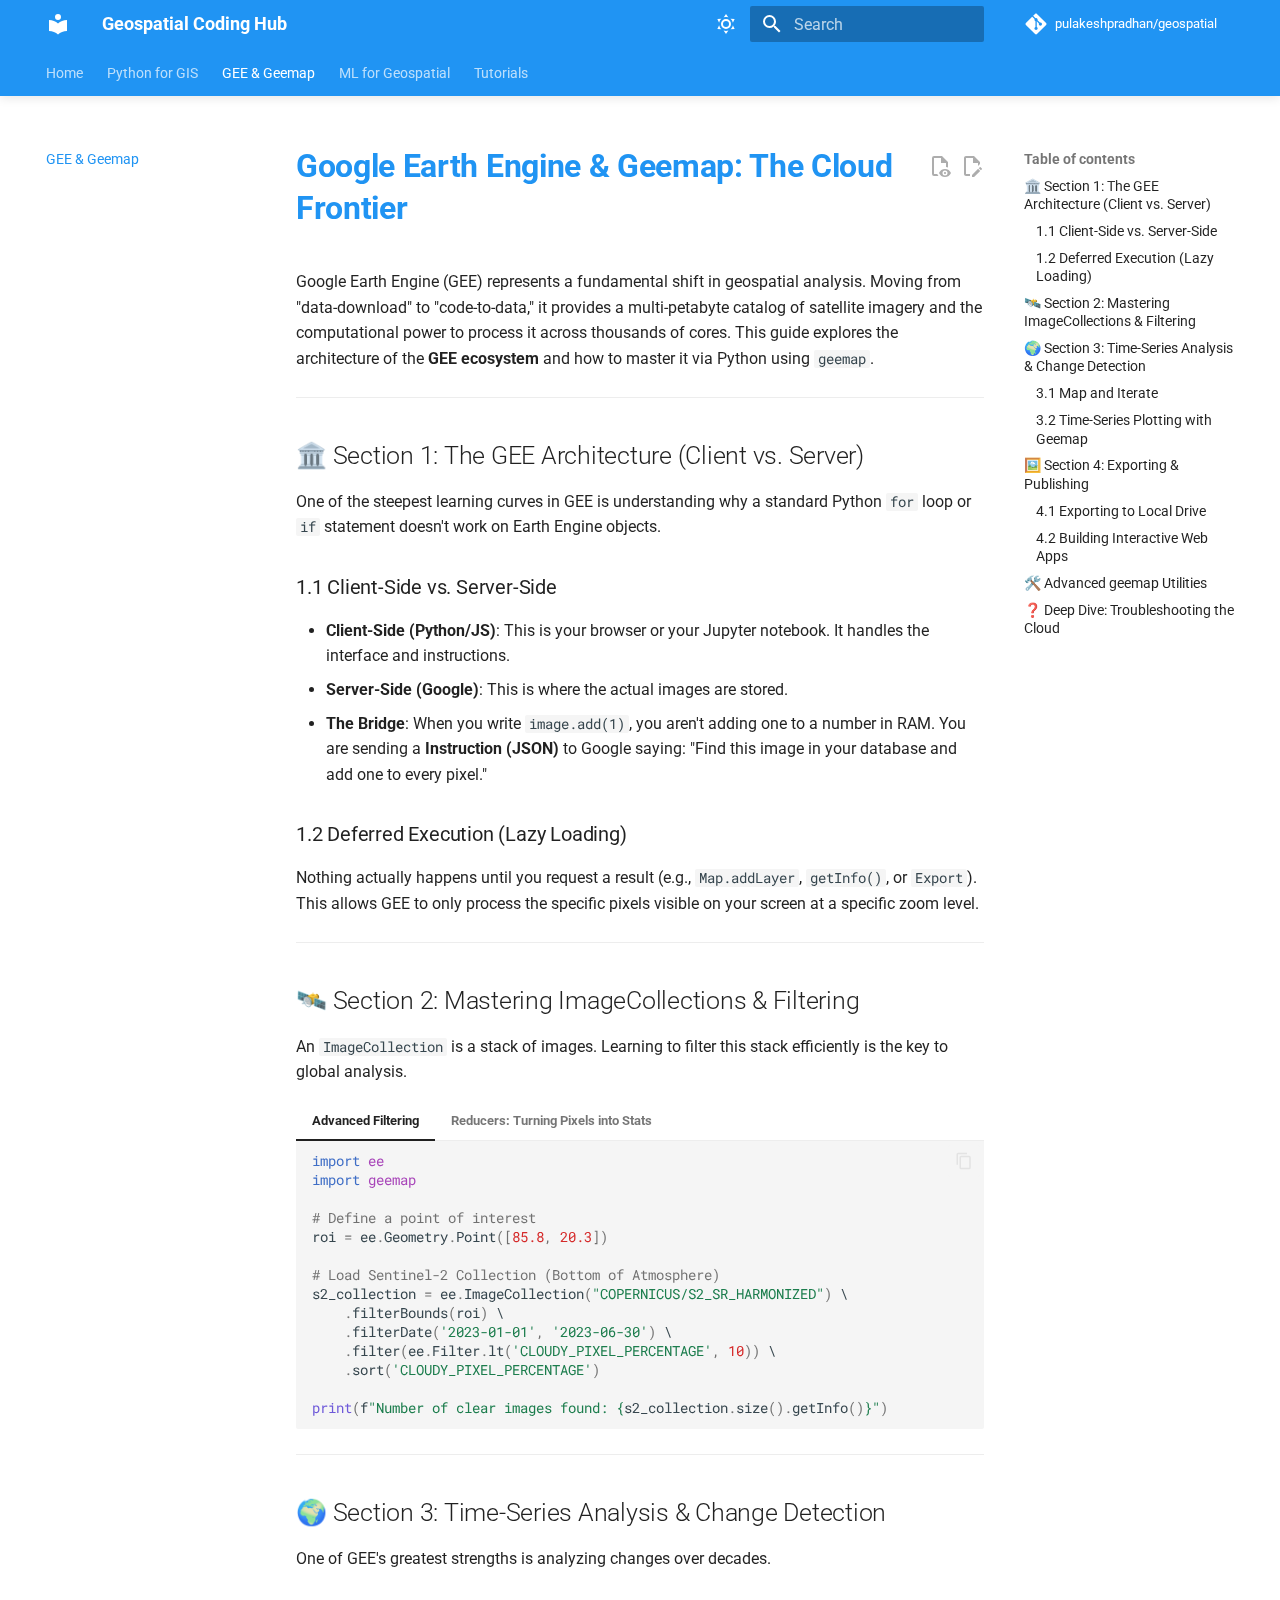
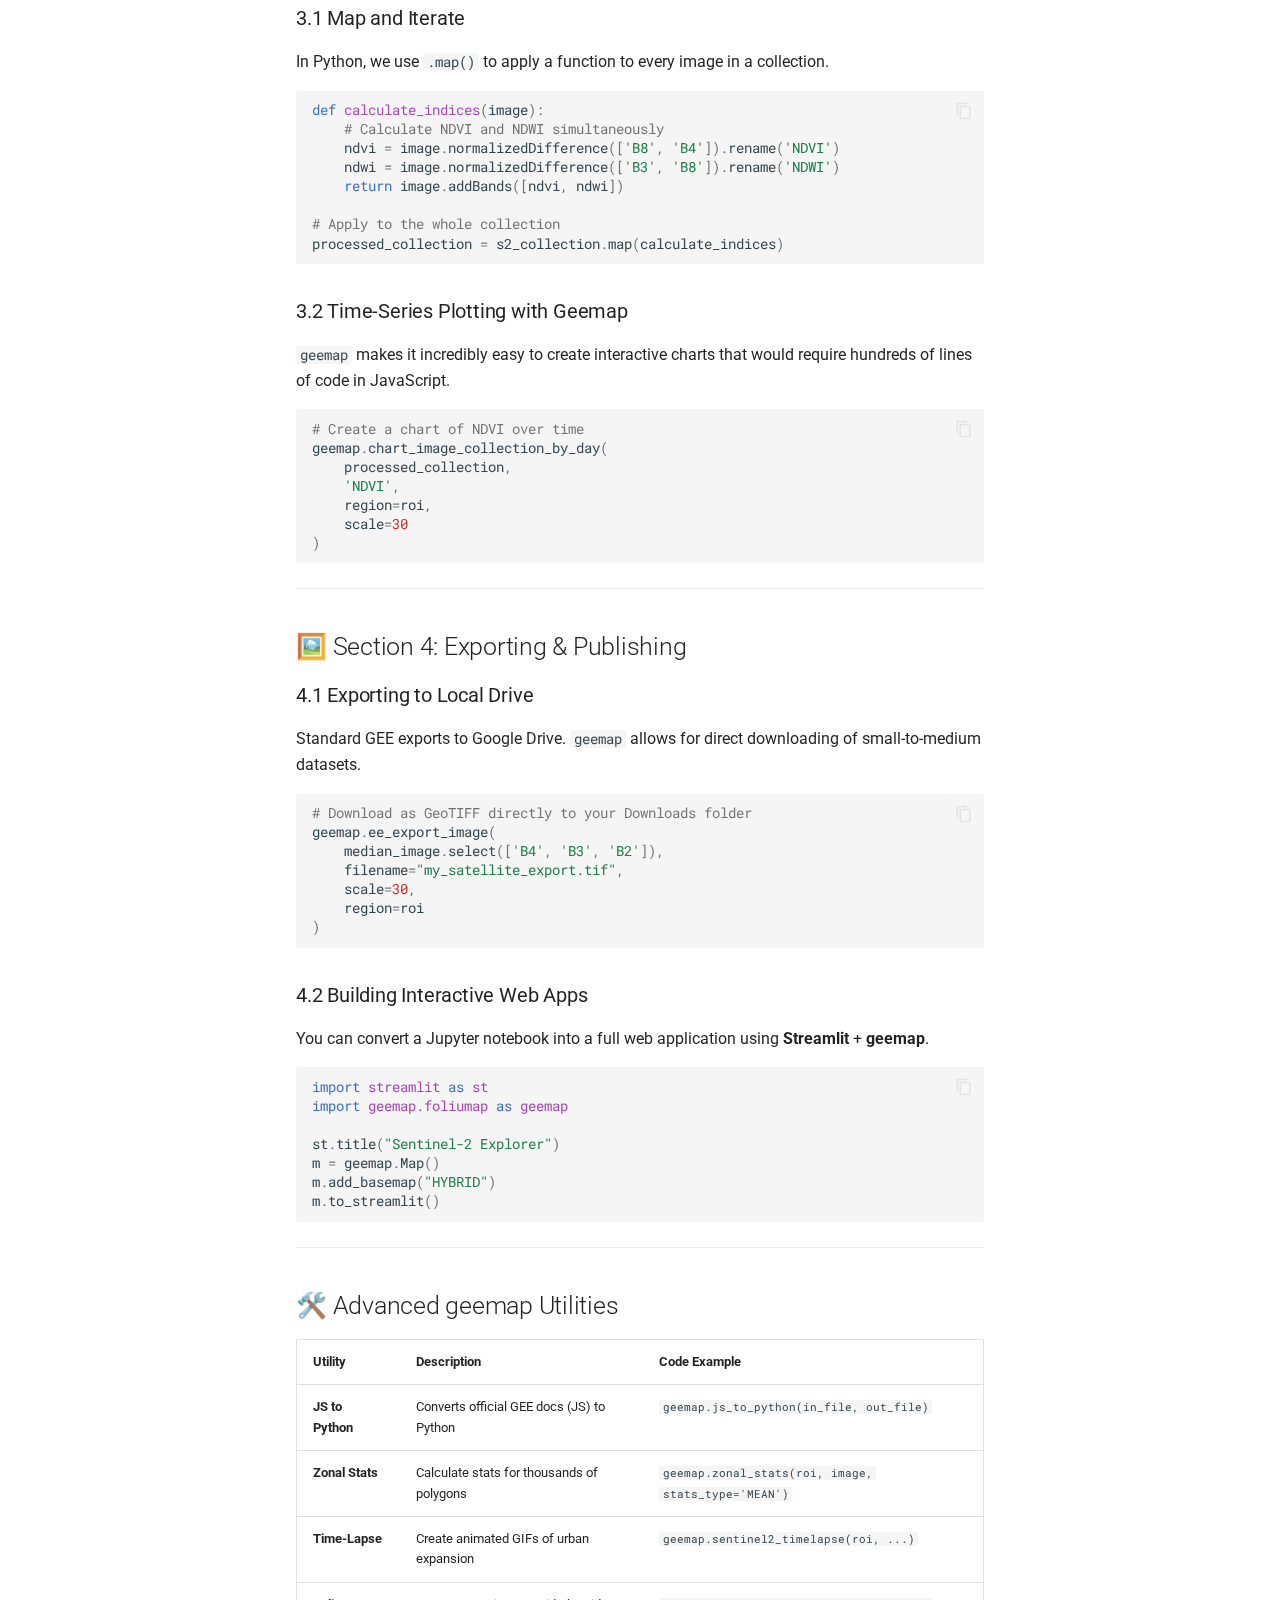
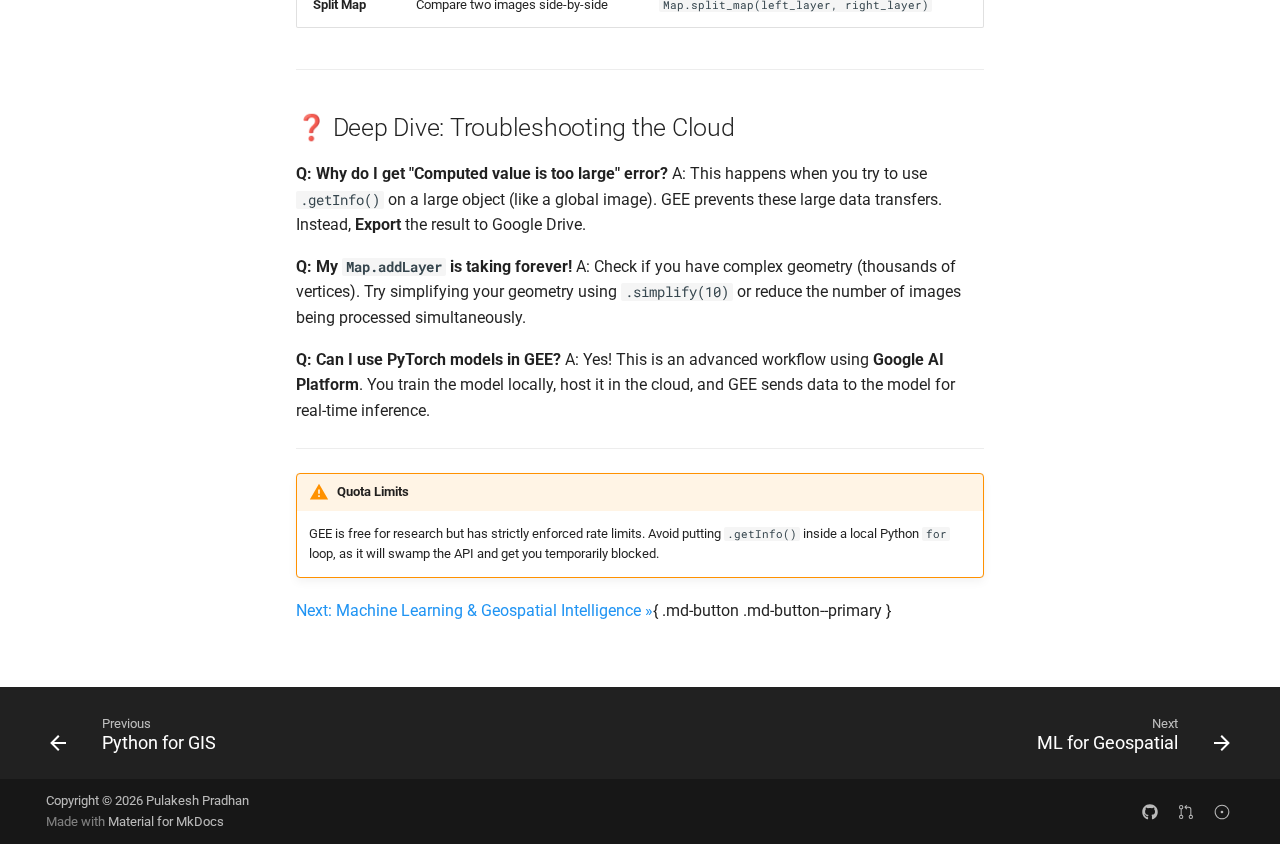
<file: gee_geemap/index.html>
<!doctype html>
<html lang="en" class="no-js">
  <head>
    
      <meta charset="utf-8">
      <meta name="viewport" content="width=device-width,initial-scale=1">
      
        <meta name="description" content="A simple and efficient guide for coding in geospatial science.">
      
      
        <meta name="author" content="Pulakesh Pradhan">
      
      
        <link rel="canonical" href="https://pulakeshpradhan.github.io/geospatial/gee_geemap/">
      
      
        <link rel="prev" href="../python_gis/">
      
      
        <link rel="next" href="../ml_geospatial/">
      
      
        
      
      
      <link rel="icon" href="../assets/images/favicon.png">
      <meta name="generator" content="mkdocs-1.6.1, mkdocs-material-9.7.1">
    
    
      
        <title>GEE & Geemap - Geospatial Coding Hub</title>
      
    
    
      <link rel="stylesheet" href="../assets/stylesheets/main.484c7ddc.min.css">
      
        
        <link rel="stylesheet" href="../assets/stylesheets/palette.ab4e12ef.min.css">
      
      


    
    
      
    
    
      
        
        
        <link rel="preconnect" href="https://fonts.gstatic.com" crossorigin>
        <link rel="stylesheet" href="https://fonts.googleapis.com/css?family=Roboto:300,300i,400,400i,700,700i%7CRoboto+Mono:400,400i,700,700i&display=fallback">
        <style>:root{--md-text-font:"Roboto";--md-code-font:"Roboto Mono"}</style>
      
    
    
      <link rel="stylesheet" href="../stylesheets/custom.css">
    
    <script>__md_scope=new URL("..",location),__md_hash=e=>[...e].reduce(((e,_)=>(e<<5)-e+_.charCodeAt(0)),0),__md_get=(e,_=localStorage,t=__md_scope)=>JSON.parse(_.getItem(t.pathname+"."+e)),__md_set=(e,_,t=localStorage,a=__md_scope)=>{try{t.setItem(a.pathname+"."+e,JSON.stringify(_))}catch(e){}}</script>
    
      

    
    
  </head>
  
  
    
    
      
    
    
    
    
    <body dir="ltr" data-md-color-scheme="default" data-md-color-primary="blue" data-md-color-accent="indigo">
  
    
    <input class="md-toggle" data-md-toggle="drawer" type="checkbox" id="__drawer" autocomplete="off">
    <input class="md-toggle" data-md-toggle="search" type="checkbox" id="__search" autocomplete="off">
    <label class="md-overlay" for="__drawer"></label>
    <div data-md-component="skip">
      
        
        <a href="#google-earth-engine-geemap-the-cloud-frontier" class="md-skip">
          Skip to content
        </a>
      
    </div>
    <div data-md-component="announce">
      
    </div>
    
    
      

  

<header class="md-header md-header--shadow md-header--lifted" data-md-component="header">
  <nav class="md-header__inner md-grid" aria-label="Header">
    <a href=".." title="Geospatial Coding Hub" class="md-header__button md-logo" aria-label="Geospatial Coding Hub" data-md-component="logo">
      
  
  <svg xmlns="http://www.w3.org/2000/svg" viewBox="0 0 24 24"><path d="M12 8a3 3 0 0 0 3-3 3 3 0 0 0-3-3 3 3 0 0 0-3 3 3 3 0 0 0 3 3m0 3.54C9.64 9.35 6.5 8 3 8v11c3.5 0 6.64 1.35 9 3.54 2.36-2.19 5.5-3.54 9-3.54V8c-3.5 0-6.64 1.35-9 3.54"/></svg>

    </a>
    <label class="md-header__button md-icon" for="__drawer">
      
      <svg xmlns="http://www.w3.org/2000/svg" viewBox="0 0 24 24"><path d="M3 6h18v2H3zm0 5h18v2H3zm0 5h18v2H3z"/></svg>
    </label>
    <div class="md-header__title" data-md-component="header-title">
      <div class="md-header__ellipsis">
        <div class="md-header__topic">
          <span class="md-ellipsis">
            Geospatial Coding Hub
          </span>
        </div>
        <div class="md-header__topic" data-md-component="header-topic">
          <span class="md-ellipsis">
            
              GEE & Geemap
            
          </span>
        </div>
      </div>
    </div>
    
      
        <form class="md-header__option" data-md-component="palette">
  
    
    
    
    <input class="md-option" data-md-color-media="" data-md-color-scheme="default" data-md-color-primary="blue" data-md-color-accent="indigo"  aria-label="Switch to dark mode"  type="radio" name="__palette" id="__palette_0">
    
      <label class="md-header__button md-icon" title="Switch to dark mode" for="__palette_1" hidden>
        <svg xmlns="http://www.w3.org/2000/svg" viewBox="0 0 24 24"><path d="M12 7a5 5 0 0 1 5 5 5 5 0 0 1-5 5 5 5 0 0 1-5-5 5 5 0 0 1 5-5m0 2a3 3 0 0 0-3 3 3 3 0 0 0 3 3 3 3 0 0 0 3-3 3 3 0 0 0-3-3m0-7 2.39 3.42C13.65 5.15 12.84 5 12 5s-1.65.15-2.39.42zM3.34 7l4.16-.35A7.2 7.2 0 0 0 5.94 8.5c-.44.74-.69 1.5-.83 2.29zm.02 10 1.76-3.77a7.131 7.131 0 0 0 2.38 4.14zM20.65 7l-1.77 3.79a7.02 7.02 0 0 0-2.38-4.15zm-.01 10-4.14.36c.59-.51 1.12-1.14 1.54-1.86.42-.73.69-1.5.83-2.29zM12 22l-2.41-3.44c.74.27 1.55.44 2.41.44.82 0 1.63-.17 2.37-.44z"/></svg>
      </label>
    
  
    
    
    
    <input class="md-option" data-md-color-media="" data-md-color-scheme="slate" data-md-color-primary="blue" data-md-color-accent="indigo"  aria-label="Switch to light mode"  type="radio" name="__palette" id="__palette_1">
    
      <label class="md-header__button md-icon" title="Switch to light mode" for="__palette_0" hidden>
        <svg xmlns="http://www.w3.org/2000/svg" viewBox="0 0 24 24"><path d="m17.75 4.09-2.53 1.94.91 3.06-2.63-1.81-2.63 1.81.91-3.06-2.53-1.94L12.44 4l1.06-3 1.06 3zm3.5 6.91-1.64 1.25.59 1.98-1.7-1.17-1.7 1.17.59-1.98L15.75 11l2.06-.05L18.5 9l.69 1.95zm-2.28 4.95c.83-.08 1.72 1.1 1.19 1.85-.32.45-.66.87-1.08 1.27C15.17 23 8.84 23 4.94 19.07c-3.91-3.9-3.91-10.24 0-14.14.4-.4.82-.76 1.27-1.08.75-.53 1.93.36 1.85 1.19-.27 2.86.69 5.83 2.89 8.02a9.96 9.96 0 0 0 8.02 2.89m-1.64 2.02a12.08 12.08 0 0 1-7.8-3.47c-2.17-2.19-3.33-5-3.49-7.82-2.81 3.14-2.7 7.96.31 10.98 3.02 3.01 7.84 3.12 10.98.31"/></svg>
      </label>
    
  
</form>
      
    
    
      <script>var palette=__md_get("__palette");if(palette&&palette.color){if("(prefers-color-scheme)"===palette.color.media){var media=matchMedia("(prefers-color-scheme: light)"),input=document.querySelector(media.matches?"[data-md-color-media='(prefers-color-scheme: light)']":"[data-md-color-media='(prefers-color-scheme: dark)']");palette.color.media=input.getAttribute("data-md-color-media"),palette.color.scheme=input.getAttribute("data-md-color-scheme"),palette.color.primary=input.getAttribute("data-md-color-primary"),palette.color.accent=input.getAttribute("data-md-color-accent")}for(var[key,value]of Object.entries(palette.color))document.body.setAttribute("data-md-color-"+key,value)}</script>
    
    
    
      
      
        <label class="md-header__button md-icon" for="__search">
          
          <svg xmlns="http://www.w3.org/2000/svg" viewBox="0 0 24 24"><path d="M9.5 3A6.5 6.5 0 0 1 16 9.5c0 1.61-.59 3.09-1.56 4.23l.27.27h.79l5 5-1.5 1.5-5-5v-.79l-.27-.27A6.52 6.52 0 0 1 9.5 16 6.5 6.5 0 0 1 3 9.5 6.5 6.5 0 0 1 9.5 3m0 2C7 5 5 7 5 9.5S7 14 9.5 14 14 12 14 9.5 12 5 9.5 5"/></svg>
        </label>
        <div class="md-search" data-md-component="search" role="dialog">
  <label class="md-search__overlay" for="__search"></label>
  <div class="md-search__inner" role="search">
    <form class="md-search__form" name="search">
      <input type="text" class="md-search__input" name="query" aria-label="Search" placeholder="Search" autocapitalize="off" autocorrect="off" autocomplete="off" spellcheck="false" data-md-component="search-query" required>
      <label class="md-search__icon md-icon" for="__search">
        
        <svg xmlns="http://www.w3.org/2000/svg" viewBox="0 0 24 24"><path d="M9.5 3A6.5 6.5 0 0 1 16 9.5c0 1.61-.59 3.09-1.56 4.23l.27.27h.79l5 5-1.5 1.5-5-5v-.79l-.27-.27A6.52 6.52 0 0 1 9.5 16 6.5 6.5 0 0 1 3 9.5 6.5 6.5 0 0 1 9.5 3m0 2C7 5 5 7 5 9.5S7 14 9.5 14 14 12 14 9.5 12 5 9.5 5"/></svg>
        
        <svg xmlns="http://www.w3.org/2000/svg" viewBox="0 0 24 24"><path d="M20 11v2H8l5.5 5.5-1.42 1.42L4.16 12l7.92-7.92L13.5 5.5 8 11z"/></svg>
      </label>
      <nav class="md-search__options" aria-label="Search">
        
        <button type="reset" class="md-search__icon md-icon" title="Clear" aria-label="Clear" tabindex="-1">
          
          <svg xmlns="http://www.w3.org/2000/svg" viewBox="0 0 24 24"><path d="M19 6.41 17.59 5 12 10.59 6.41 5 5 6.41 10.59 12 5 17.59 6.41 19 12 13.41 17.59 19 19 17.59 13.41 12z"/></svg>
        </button>
      </nav>
      
        <div class="md-search__suggest" data-md-component="search-suggest"></div>
      
    </form>
    <div class="md-search__output">
      <div class="md-search__scrollwrap" tabindex="0" data-md-scrollfix>
        <div class="md-search-result" data-md-component="search-result">
          <div class="md-search-result__meta">
            Initializing search
          </div>
          <ol class="md-search-result__list" role="presentation"></ol>
        </div>
      </div>
    </div>
  </div>
</div>
      
    
    
      <div class="md-header__source">
        <a href="https://github.com/pulakeshpradhan/geospatial" title="Go to repository" class="md-source" data-md-component="source">
  <div class="md-source__icon md-icon">
    
    <svg xmlns="http://www.w3.org/2000/svg" viewBox="0 0 448 512"><!--! Font Awesome Free 7.1.0 by @fontawesome - https://fontawesome.com License - https://fontawesome.com/license/free (Icons: CC BY 4.0, Fonts: SIL OFL 1.1, Code: MIT License) Copyright 2025 Fonticons, Inc.--><path d="M439.6 236.1 244 40.5c-5.4-5.5-12.8-8.5-20.4-8.5s-15 3-20.4 8.4L162.5 81l51.5 51.5c27.1-9.1 52.7 16.8 43.4 43.7l49.7 49.7c34.2-11.8 61.2 31 35.5 56.7-26.5 26.5-70.2-2.9-56-37.3L240.3 199v121.9c25.3 12.5 22.3 41.8 9.1 55-6.4 6.4-15.2 10.1-24.3 10.1s-17.8-3.6-24.3-10.1c-17.6-17.6-11.1-46.9 11.2-56v-123c-20.8-8.5-24.6-30.7-18.6-45L142.6 101 8.5 235.1C3 240.6 0 247.9 0 255.5s3 15 8.5 20.4l195.6 195.7c5.4 5.4 12.7 8.4 20.4 8.4s15-3 20.4-8.4l194.7-194.7c5.4-5.4 8.4-12.8 8.4-20.4s-3-15-8.4-20.4"/></svg>
  </div>
  <div class="md-source__repository">
    pulakeshpradhan/geospatial
  </div>
</a>
      </div>
    
  </nav>
  
    
      
<nav class="md-tabs" aria-label="Tabs" data-md-component="tabs">
  <div class="md-grid">
    <ul class="md-tabs__list">
      
        
  
  
  
  
    <li class="md-tabs__item">
      <a href=".." class="md-tabs__link">
        
  
  
    
  
  Home

      </a>
    </li>
  

      
        
  
  
  
  
    <li class="md-tabs__item">
      <a href="../python_gis/" class="md-tabs__link">
        
  
  
    
  
  Python for GIS

      </a>
    </li>
  

      
        
  
  
  
    
  
  
    <li class="md-tabs__item md-tabs__item--active">
      <a href="./" class="md-tabs__link">
        
  
  
    
  
  GEE & Geemap

      </a>
    </li>
  

      
        
  
  
  
  
    <li class="md-tabs__item">
      <a href="../ml_geospatial/" class="md-tabs__link">
        
  
  
    
  
  ML for Geospatial

      </a>
    </li>
  

      
        
  
  
  
  
    <li class="md-tabs__item">
      <a href="../tutorials/" class="md-tabs__link">
        
  
  
    
  
  Tutorials

      </a>
    </li>
  

      
    </ul>
  </div>
</nav>
    
  
</header>
    
    <div class="md-container" data-md-component="container">
      
      
        
      
      <main class="md-main" data-md-component="main">
        <div class="md-main__inner md-grid">
          
            
              
              <div class="md-sidebar md-sidebar--primary" data-md-component="sidebar" data-md-type="navigation" >
                <div class="md-sidebar__scrollwrap">
                  <div class="md-sidebar__inner">
                    


  


<nav class="md-nav md-nav--primary md-nav--lifted" aria-label="Navigation" data-md-level="0">
  <label class="md-nav__title" for="__drawer">
    <a href=".." title="Geospatial Coding Hub" class="md-nav__button md-logo" aria-label="Geospatial Coding Hub" data-md-component="logo">
      
  
  <svg xmlns="http://www.w3.org/2000/svg" viewBox="0 0 24 24"><path d="M12 8a3 3 0 0 0 3-3 3 3 0 0 0-3-3 3 3 0 0 0-3 3 3 3 0 0 0 3 3m0 3.54C9.64 9.35 6.5 8 3 8v11c3.5 0 6.64 1.35 9 3.54 2.36-2.19 5.5-3.54 9-3.54V8c-3.5 0-6.64 1.35-9 3.54"/></svg>

    </a>
    Geospatial Coding Hub
  </label>
  
    <div class="md-nav__source">
      <a href="https://github.com/pulakeshpradhan/geospatial" title="Go to repository" class="md-source" data-md-component="source">
  <div class="md-source__icon md-icon">
    
    <svg xmlns="http://www.w3.org/2000/svg" viewBox="0 0 448 512"><!--! Font Awesome Free 7.1.0 by @fontawesome - https://fontawesome.com License - https://fontawesome.com/license/free (Icons: CC BY 4.0, Fonts: SIL OFL 1.1, Code: MIT License) Copyright 2025 Fonticons, Inc.--><path d="M439.6 236.1 244 40.5c-5.4-5.5-12.8-8.5-20.4-8.5s-15 3-20.4 8.4L162.5 81l51.5 51.5c27.1-9.1 52.7 16.8 43.4 43.7l49.7 49.7c34.2-11.8 61.2 31 35.5 56.7-26.5 26.5-70.2-2.9-56-37.3L240.3 199v121.9c25.3 12.5 22.3 41.8 9.1 55-6.4 6.4-15.2 10.1-24.3 10.1s-17.8-3.6-24.3-10.1c-17.6-17.6-11.1-46.9 11.2-56v-123c-20.8-8.5-24.6-30.7-18.6-45L142.6 101 8.5 235.1C3 240.6 0 247.9 0 255.5s3 15 8.5 20.4l195.6 195.7c5.4 5.4 12.7 8.4 20.4 8.4s15-3 20.4-8.4l194.7-194.7c5.4-5.4 8.4-12.8 8.4-20.4s-3-15-8.4-20.4"/></svg>
  </div>
  <div class="md-source__repository">
    pulakeshpradhan/geospatial
  </div>
</a>
    </div>
  
  <ul class="md-nav__list" data-md-scrollfix>
    
      
      
  
  
  
  
    <li class="md-nav__item">
      <a href=".." class="md-nav__link">
        
  
  
  <span class="md-ellipsis">
    
  
    Home
  

    
  </span>
  
  

      </a>
    </li>
  

    
      
      
  
  
  
  
    <li class="md-nav__item">
      <a href="../python_gis/" class="md-nav__link">
        
  
  
  <span class="md-ellipsis">
    
  
    Python for GIS
  

    
  </span>
  
  

      </a>
    </li>
  

    
      
      
  
  
    
  
  
  
    <li class="md-nav__item md-nav__item--active">
      
      <input class="md-nav__toggle md-toggle" type="checkbox" id="__toc">
      
      
        
      
      
        <label class="md-nav__link md-nav__link--active" for="__toc">
          
  
  
  <span class="md-ellipsis">
    
  
    GEE & Geemap
  

    
  </span>
  
  

          <span class="md-nav__icon md-icon"></span>
        </label>
      
      <a href="./" class="md-nav__link md-nav__link--active">
        
  
  
  <span class="md-ellipsis">
    
  
    GEE & Geemap
  

    
  </span>
  
  

      </a>
      
        

<nav class="md-nav md-nav--secondary" aria-label="Table of contents">
  
  
  
    
  
  
    <label class="md-nav__title" for="__toc">
      <span class="md-nav__icon md-icon"></span>
      Table of contents
    </label>
    <ul class="md-nav__list" data-md-component="toc" data-md-scrollfix>
      
        <li class="md-nav__item">
  <a href="#section-1-the-gee-architecture-client-vs-server" class="md-nav__link">
    <span class="md-ellipsis">
      
        🏛️ Section 1: The GEE Architecture (Client vs. Server)
      
    </span>
  </a>
  
    <nav class="md-nav" aria-label="🏛️ Section 1: The GEE Architecture (Client vs. Server)">
      <ul class="md-nav__list">
        
          <li class="md-nav__item">
  <a href="#11-client-side-vs-server-side" class="md-nav__link">
    <span class="md-ellipsis">
      
        1.1 Client-Side vs. Server-Side
      
    </span>
  </a>
  
</li>
        
          <li class="md-nav__item">
  <a href="#12-deferred-execution-lazy-loading" class="md-nav__link">
    <span class="md-ellipsis">
      
        1.2 Deferred Execution (Lazy Loading)
      
    </span>
  </a>
  
</li>
        
      </ul>
    </nav>
  
</li>
      
        <li class="md-nav__item">
  <a href="#section-2-mastering-imagecollections-filtering" class="md-nav__link">
    <span class="md-ellipsis">
      
        🛰️ Section 2: Mastering ImageCollections &amp; Filtering
      
    </span>
  </a>
  
</li>
      
        <li class="md-nav__item">
  <a href="#section-3-time-series-analysis-change-detection" class="md-nav__link">
    <span class="md-ellipsis">
      
        🌍 Section 3: Time-Series Analysis &amp; Change Detection
      
    </span>
  </a>
  
    <nav class="md-nav" aria-label="🌍 Section 3: Time-Series Analysis &amp; Change Detection">
      <ul class="md-nav__list">
        
          <li class="md-nav__item">
  <a href="#31-map-and-iterate" class="md-nav__link">
    <span class="md-ellipsis">
      
        3.1 Map and Iterate
      
    </span>
  </a>
  
</li>
        
          <li class="md-nav__item">
  <a href="#32-time-series-plotting-with-geemap" class="md-nav__link">
    <span class="md-ellipsis">
      
        3.2 Time-Series Plotting with Geemap
      
    </span>
  </a>
  
</li>
        
      </ul>
    </nav>
  
</li>
      
        <li class="md-nav__item">
  <a href="#section-4-exporting-publishing" class="md-nav__link">
    <span class="md-ellipsis">
      
        🖼️ Section 4: Exporting &amp; Publishing
      
    </span>
  </a>
  
    <nav class="md-nav" aria-label="🖼️ Section 4: Exporting &amp; Publishing">
      <ul class="md-nav__list">
        
          <li class="md-nav__item">
  <a href="#41-exporting-to-local-drive" class="md-nav__link">
    <span class="md-ellipsis">
      
        4.1 Exporting to Local Drive
      
    </span>
  </a>
  
</li>
        
          <li class="md-nav__item">
  <a href="#42-building-interactive-web-apps" class="md-nav__link">
    <span class="md-ellipsis">
      
        4.2 Building Interactive Web Apps
      
    </span>
  </a>
  
</li>
        
      </ul>
    </nav>
  
</li>
      
        <li class="md-nav__item">
  <a href="#advanced-geemap-utilities" class="md-nav__link">
    <span class="md-ellipsis">
      
        🛠️ Advanced geemap Utilities
      
    </span>
  </a>
  
</li>
      
        <li class="md-nav__item">
  <a href="#deep-dive-troubleshooting-the-cloud" class="md-nav__link">
    <span class="md-ellipsis">
      
        ❓ Deep Dive: Troubleshooting the Cloud
      
    </span>
  </a>
  
</li>
      
    </ul>
  
</nav>
      
    </li>
  

    
      
      
  
  
  
  
    <li class="md-nav__item">
      <a href="../ml_geospatial/" class="md-nav__link">
        
  
  
  <span class="md-ellipsis">
    
  
    ML for Geospatial
  

    
  </span>
  
  

      </a>
    </li>
  

    
      
      
  
  
  
  
    <li class="md-nav__item">
      <a href="../tutorials/" class="md-nav__link">
        
  
  
  <span class="md-ellipsis">
    
  
    Tutorials
  

    
  </span>
  
  

      </a>
    </li>
  

    
  </ul>
</nav>
                  </div>
                </div>
              </div>
            
            
              
              <div class="md-sidebar md-sidebar--secondary" data-md-component="sidebar" data-md-type="toc" >
                <div class="md-sidebar__scrollwrap">
                  <div class="md-sidebar__inner">
                    

<nav class="md-nav md-nav--secondary" aria-label="Table of contents">
  
  
  
    
  
  
    <label class="md-nav__title" for="__toc">
      <span class="md-nav__icon md-icon"></span>
      Table of contents
    </label>
    <ul class="md-nav__list" data-md-component="toc" data-md-scrollfix>
      
        <li class="md-nav__item">
  <a href="#section-1-the-gee-architecture-client-vs-server" class="md-nav__link">
    <span class="md-ellipsis">
      
        🏛️ Section 1: The GEE Architecture (Client vs. Server)
      
    </span>
  </a>
  
    <nav class="md-nav" aria-label="🏛️ Section 1: The GEE Architecture (Client vs. Server)">
      <ul class="md-nav__list">
        
          <li class="md-nav__item">
  <a href="#11-client-side-vs-server-side" class="md-nav__link">
    <span class="md-ellipsis">
      
        1.1 Client-Side vs. Server-Side
      
    </span>
  </a>
  
</li>
        
          <li class="md-nav__item">
  <a href="#12-deferred-execution-lazy-loading" class="md-nav__link">
    <span class="md-ellipsis">
      
        1.2 Deferred Execution (Lazy Loading)
      
    </span>
  </a>
  
</li>
        
      </ul>
    </nav>
  
</li>
      
        <li class="md-nav__item">
  <a href="#section-2-mastering-imagecollections-filtering" class="md-nav__link">
    <span class="md-ellipsis">
      
        🛰️ Section 2: Mastering ImageCollections &amp; Filtering
      
    </span>
  </a>
  
</li>
      
        <li class="md-nav__item">
  <a href="#section-3-time-series-analysis-change-detection" class="md-nav__link">
    <span class="md-ellipsis">
      
        🌍 Section 3: Time-Series Analysis &amp; Change Detection
      
    </span>
  </a>
  
    <nav class="md-nav" aria-label="🌍 Section 3: Time-Series Analysis &amp; Change Detection">
      <ul class="md-nav__list">
        
          <li class="md-nav__item">
  <a href="#31-map-and-iterate" class="md-nav__link">
    <span class="md-ellipsis">
      
        3.1 Map and Iterate
      
    </span>
  </a>
  
</li>
        
          <li class="md-nav__item">
  <a href="#32-time-series-plotting-with-geemap" class="md-nav__link">
    <span class="md-ellipsis">
      
        3.2 Time-Series Plotting with Geemap
      
    </span>
  </a>
  
</li>
        
      </ul>
    </nav>
  
</li>
      
        <li class="md-nav__item">
  <a href="#section-4-exporting-publishing" class="md-nav__link">
    <span class="md-ellipsis">
      
        🖼️ Section 4: Exporting &amp; Publishing
      
    </span>
  </a>
  
    <nav class="md-nav" aria-label="🖼️ Section 4: Exporting &amp; Publishing">
      <ul class="md-nav__list">
        
          <li class="md-nav__item">
  <a href="#41-exporting-to-local-drive" class="md-nav__link">
    <span class="md-ellipsis">
      
        4.1 Exporting to Local Drive
      
    </span>
  </a>
  
</li>
        
          <li class="md-nav__item">
  <a href="#42-building-interactive-web-apps" class="md-nav__link">
    <span class="md-ellipsis">
      
        4.2 Building Interactive Web Apps
      
    </span>
  </a>
  
</li>
        
      </ul>
    </nav>
  
</li>
      
        <li class="md-nav__item">
  <a href="#advanced-geemap-utilities" class="md-nav__link">
    <span class="md-ellipsis">
      
        🛠️ Advanced geemap Utilities
      
    </span>
  </a>
  
</li>
      
        <li class="md-nav__item">
  <a href="#deep-dive-troubleshooting-the-cloud" class="md-nav__link">
    <span class="md-ellipsis">
      
        ❓ Deep Dive: Troubleshooting the Cloud
      
    </span>
  </a>
  
</li>
      
    </ul>
  
</nav>
                  </div>
                </div>
              </div>
            
          
          
            <div class="md-content" data-md-component="content">
              
              <article class="md-content__inner md-typeset">
                
                  


  
    <a href="https://github.com/pulakeshpradhan/geospatial/edit/main/docs/gee_geemap.md" title="Edit this page" class="md-content__button md-icon" rel="edit">
      
      <svg xmlns="http://www.w3.org/2000/svg" viewBox="0 0 24 24"><path d="M10 20H6V4h7v5h5v3.1l2-2V8l-6-6H6c-1.1 0-2 .9-2 2v16c0 1.1.9 2 2 2h4zm10.2-7c.1 0 .3.1.4.2l1.3 1.3c.2.2.2.6 0 .8l-1 1-2.1-2.1 1-1c.1-.1.2-.2.4-.2m0 3.9L14.1 23H12v-2.1l6.1-6.1z"/></svg>
    </a>
  
  
    
      
    
    <a href="https://github.com/pulakeshpradhan/geospatial/raw/main/docs/gee_geemap.md" title="View source of this page" class="md-content__button md-icon">
      
      <svg xmlns="http://www.w3.org/2000/svg" viewBox="0 0 24 24"><path d="M17 18c.56 0 1 .44 1 1s-.44 1-1 1-1-.44-1-1 .44-1 1-1m0-3c-2.73 0-5.06 1.66-6 4 .94 2.34 3.27 4 6 4s5.06-1.66 6-4c-.94-2.34-3.27-4-6-4m0 6.5a2.5 2.5 0 0 1-2.5-2.5 2.5 2.5 0 0 1 2.5-2.5 2.5 2.5 0 0 1 2.5 2.5 2.5 2.5 0 0 1-2.5 2.5M9.27 20H6V4h7v5h5v4.07c.7.08 1.36.25 2 .49V8l-6-6H6a2 2 0 0 0-2 2v16a2 2 0 0 0 2 2h4.5a8.2 8.2 0 0 1-1.23-2"/></svg>
    </a>
  


<h1 id="google-earth-engine-geemap-the-cloud-frontier">Google Earth Engine &amp; Geemap: The Cloud Frontier</h1>
<p>Google Earth Engine (GEE) represents a fundamental shift in geospatial analysis. Moving from "data-download" to "code-to-data," it provides a multi-petabyte catalog of satellite imagery and the computational power to process it across thousands of cores. This guide explores the architecture of the <strong>GEE ecosystem</strong> and how to master it via Python using <code>geemap</code>.</p>
<hr />
<h2 id="section-1-the-gee-architecture-client-vs-server">🏛️ Section 1: The GEE Architecture (Client vs. Server)</h2>
<p>One of the steepest learning curves in GEE is understanding why a standard Python <code>for</code> loop or <code>if</code> statement doesn't work on Earth Engine objects.</p>
<h3 id="11-client-side-vs-server-side">1.1 Client-Side vs. Server-Side</h3>
<ul>
<li><strong>Client-Side (Python/JS)</strong>: This is your browser or your Jupyter notebook. It handles the interface and instructions.</li>
<li><strong>Server-Side (Google)</strong>: This is where the actual images are stored.</li>
<li><strong>The Bridge</strong>: When you write <code>image.add(1)</code>, you aren't adding one to a number in RAM. You are sending a <strong>Instruction (JSON)</strong> to Google saying: "Find this image in your database and add one to every pixel."</li>
</ul>
<h3 id="12-deferred-execution-lazy-loading">1.2 Deferred Execution (Lazy Loading)</h3>
<p>Nothing actually happens until you request a result (e.g., <code>Map.addLayer</code>, <code>getInfo()</code>, or <code>Export</code>). This allows GEE to only process the specific pixels visible on your screen at a specific zoom level.</p>
<hr />
<h2 id="section-2-mastering-imagecollections-filtering">🛰️ Section 2: Mastering ImageCollections &amp; Filtering</h2>
<p>An <code>ImageCollection</code> is a stack of images. Learning to filter this stack efficiently is the key to global analysis.</p>
<div class="tabbed-set tabbed-alternate" data-tabs="1:2"><input checked="checked" id="__tabbed_1_1" name="__tabbed_1" type="radio" /><input id="__tabbed_1_2" name="__tabbed_1" type="radio" /><div class="tabbed-labels"><label for="__tabbed_1_1">Advanced Filtering</label><label for="__tabbed_1_2">Reducers: Turning Pixels into Stats</label></div>
<div class="tabbed-content">
<div class="tabbed-block">
<div class="highlight"><pre><span></span><code><a id="__codelineno-0-1" name="__codelineno-0-1" href="#__codelineno-0-1"></a><span class="kn">import</span><span class="w"> </span><span class="nn">ee</span>
<a id="__codelineno-0-2" name="__codelineno-0-2" href="#__codelineno-0-2"></a><span class="kn">import</span><span class="w"> </span><span class="nn">geemap</span>
<a id="__codelineno-0-3" name="__codelineno-0-3" href="#__codelineno-0-3"></a>
<a id="__codelineno-0-4" name="__codelineno-0-4" href="#__codelineno-0-4"></a><span class="c1"># Define a point of interest</span>
<a id="__codelineno-0-5" name="__codelineno-0-5" href="#__codelineno-0-5"></a><span class="n">roi</span> <span class="o">=</span> <span class="n">ee</span><span class="o">.</span><span class="n">Geometry</span><span class="o">.</span><span class="n">Point</span><span class="p">([</span><span class="mf">85.8</span><span class="p">,</span> <span class="mf">20.3</span><span class="p">])</span>
<a id="__codelineno-0-6" name="__codelineno-0-6" href="#__codelineno-0-6"></a>
<a id="__codelineno-0-7" name="__codelineno-0-7" href="#__codelineno-0-7"></a><span class="c1"># Load Sentinel-2 Collection (Bottom of Atmosphere)</span>
<a id="__codelineno-0-8" name="__codelineno-0-8" href="#__codelineno-0-8"></a><span class="n">s2_collection</span> <span class="o">=</span> <span class="n">ee</span><span class="o">.</span><span class="n">ImageCollection</span><span class="p">(</span><span class="s2">&quot;COPERNICUS/S2_SR_HARMONIZED&quot;</span><span class="p">)</span> \
<a id="__codelineno-0-9" name="__codelineno-0-9" href="#__codelineno-0-9"></a>    <span class="o">.</span><span class="n">filterBounds</span><span class="p">(</span><span class="n">roi</span><span class="p">)</span> \
<a id="__codelineno-0-10" name="__codelineno-0-10" href="#__codelineno-0-10"></a>    <span class="o">.</span><span class="n">filterDate</span><span class="p">(</span><span class="s1">&#39;2023-01-01&#39;</span><span class="p">,</span> <span class="s1">&#39;2023-06-30&#39;</span><span class="p">)</span> \
<a id="__codelineno-0-11" name="__codelineno-0-11" href="#__codelineno-0-11"></a>    <span class="o">.</span><span class="n">filter</span><span class="p">(</span><span class="n">ee</span><span class="o">.</span><span class="n">Filter</span><span class="o">.</span><span class="n">lt</span><span class="p">(</span><span class="s1">&#39;CLOUDY_PIXEL_PERCENTAGE&#39;</span><span class="p">,</span> <span class="mi">10</span><span class="p">))</span> \
<a id="__codelineno-0-12" name="__codelineno-0-12" href="#__codelineno-0-12"></a>    <span class="o">.</span><span class="n">sort</span><span class="p">(</span><span class="s1">&#39;CLOUDY_PIXEL_PERCENTAGE&#39;</span><span class="p">)</span>
<a id="__codelineno-0-13" name="__codelineno-0-13" href="#__codelineno-0-13"></a>
<a id="__codelineno-0-14" name="__codelineno-0-14" href="#__codelineno-0-14"></a><span class="nb">print</span><span class="p">(</span><span class="sa">f</span><span class="s2">&quot;Number of clear images found: </span><span class="si">{</span><span class="n">s2_collection</span><span class="o">.</span><span class="n">size</span><span class="p">()</span><span class="o">.</span><span class="n">getInfo</span><span class="p">()</span><span class="si">}</span><span class="s2">&quot;</span><span class="p">)</span>
</code></pre></div>
</div>
<div class="tabbed-block">
<p>Reducers allow you to aggregate data across space or time.</p>
<div class="highlight"><pre><span></span><code><a id="__codelineno-1-1" name="__codelineno-1-1" href="#__codelineno-1-1"></a><span class="c1"># Temporal Reducer: Create a Median Composite (Cloud-free look)</span>
<a id="__codelineno-1-2" name="__codelineno-1-2" href="#__codelineno-1-2"></a><span class="n">median_image</span> <span class="o">=</span> <span class="n">s2_collection</span><span class="o">.</span><span class="n">median</span><span class="p">()</span>
<a id="__codelineno-1-3" name="__codelineno-1-3" href="#__codelineno-1-3"></a>
<a id="__codelineno-1-4" name="__codelineno-1-4" href="#__codelineno-1-4"></a><span class="c1"># Spatial Reducer: Calculate mean temperature for a district</span>
<a id="__codelineno-1-5" name="__codelineno-1-5" href="#__codelineno-1-5"></a><span class="n">temp_collection</span> <span class="o">=</span> <span class="n">ee</span><span class="o">.</span><span class="n">ImageCollection</span><span class="p">(</span><span class="s2">&quot;MODIS/061/MOD11A1&quot;</span><span class="p">)</span>
<a id="__codelineno-1-6" name="__codelineno-1-6" href="#__codelineno-1-6"></a><span class="n">mean_temp</span> <span class="o">=</span> <span class="n">temp_collection</span><span class="o">.</span><span class="n">mean</span><span class="p">()</span><span class="o">.</span><span class="n">reduceRegion</span><span class="p">(</span>
<a id="__codelineno-1-7" name="__codelineno-1-7" href="#__codelineno-1-7"></a>    <span class="n">reducer</span><span class="o">=</span><span class="n">ee</span><span class="o">.</span><span class="n">Reducer</span><span class="o">.</span><span class="n">mean</span><span class="p">(),</span>
<a id="__codelineno-1-8" name="__codelineno-1-8" href="#__codelineno-1-8"></a>    <span class="n">geometry</span><span class="o">=</span><span class="n">roi</span><span class="p">,</span>
<a id="__codelineno-1-9" name="__codelineno-1-9" href="#__codelineno-1-9"></a>    <span class="n">scale</span><span class="o">=</span><span class="mi">1000</span>
<a id="__codelineno-1-10" name="__codelineno-1-10" href="#__codelineno-1-10"></a><span class="p">)</span>
</code></pre></div>
</div>
</div>
</div>
<hr />
<h2 id="section-3-time-series-analysis-change-detection">🌍 Section 3: Time-Series Analysis &amp; Change Detection</h2>
<p>One of GEE's greatest strengths is analyzing changes over decades.</p>
<h3 id="31-map-and-iterate">3.1 Map and Iterate</h3>
<p>In Python, we use <code>.map()</code> to apply a function to every image in a collection.</p>
<div class="highlight"><pre><span></span><code><a id="__codelineno-2-1" name="__codelineno-2-1" href="#__codelineno-2-1"></a><span class="k">def</span><span class="w"> </span><span class="nf">calculate_indices</span><span class="p">(</span><span class="n">image</span><span class="p">):</span>
<a id="__codelineno-2-2" name="__codelineno-2-2" href="#__codelineno-2-2"></a>    <span class="c1"># Calculate NDVI and NDWI simultaneously</span>
<a id="__codelineno-2-3" name="__codelineno-2-3" href="#__codelineno-2-3"></a>    <span class="n">ndvi</span> <span class="o">=</span> <span class="n">image</span><span class="o">.</span><span class="n">normalizedDifference</span><span class="p">([</span><span class="s1">&#39;B8&#39;</span><span class="p">,</span> <span class="s1">&#39;B4&#39;</span><span class="p">])</span><span class="o">.</span><span class="n">rename</span><span class="p">(</span><span class="s1">&#39;NDVI&#39;</span><span class="p">)</span>
<a id="__codelineno-2-4" name="__codelineno-2-4" href="#__codelineno-2-4"></a>    <span class="n">ndwi</span> <span class="o">=</span> <span class="n">image</span><span class="o">.</span><span class="n">normalizedDifference</span><span class="p">([</span><span class="s1">&#39;B3&#39;</span><span class="p">,</span> <span class="s1">&#39;B8&#39;</span><span class="p">])</span><span class="o">.</span><span class="n">rename</span><span class="p">(</span><span class="s1">&#39;NDWI&#39;</span><span class="p">)</span>
<a id="__codelineno-2-5" name="__codelineno-2-5" href="#__codelineno-2-5"></a>    <span class="k">return</span> <span class="n">image</span><span class="o">.</span><span class="n">addBands</span><span class="p">([</span><span class="n">ndvi</span><span class="p">,</span> <span class="n">ndwi</span><span class="p">])</span>
<a id="__codelineno-2-6" name="__codelineno-2-6" href="#__codelineno-2-6"></a>
<a id="__codelineno-2-7" name="__codelineno-2-7" href="#__codelineno-2-7"></a><span class="c1"># Apply to the whole collection</span>
<a id="__codelineno-2-8" name="__codelineno-2-8" href="#__codelineno-2-8"></a><span class="n">processed_collection</span> <span class="o">=</span> <span class="n">s2_collection</span><span class="o">.</span><span class="n">map</span><span class="p">(</span><span class="n">calculate_indices</span><span class="p">)</span>
</code></pre></div>
<h3 id="32-time-series-plotting-with-geemap">3.2 Time-Series Plotting with Geemap</h3>
<p><code>geemap</code> makes it incredibly easy to create interactive charts that would require hundreds of lines of code in JavaScript.</p>
<div class="highlight"><pre><span></span><code><a id="__codelineno-3-1" name="__codelineno-3-1" href="#__codelineno-3-1"></a><span class="c1"># Create a chart of NDVI over time</span>
<a id="__codelineno-3-2" name="__codelineno-3-2" href="#__codelineno-3-2"></a><span class="n">geemap</span><span class="o">.</span><span class="n">chart_image_collection_by_day</span><span class="p">(</span>
<a id="__codelineno-3-3" name="__codelineno-3-3" href="#__codelineno-3-3"></a>    <span class="n">processed_collection</span><span class="p">,</span> 
<a id="__codelineno-3-4" name="__codelineno-3-4" href="#__codelineno-3-4"></a>    <span class="s1">&#39;NDVI&#39;</span><span class="p">,</span> 
<a id="__codelineno-3-5" name="__codelineno-3-5" href="#__codelineno-3-5"></a>    <span class="n">region</span><span class="o">=</span><span class="n">roi</span><span class="p">,</span> 
<a id="__codelineno-3-6" name="__codelineno-3-6" href="#__codelineno-3-6"></a>    <span class="n">scale</span><span class="o">=</span><span class="mi">30</span>
<a id="__codelineno-3-7" name="__codelineno-3-7" href="#__codelineno-3-7"></a><span class="p">)</span>
</code></pre></div>
<hr />
<h2 id="section-4-exporting-publishing">🖼️ Section 4: Exporting &amp; Publishing</h2>
<h3 id="41-exporting-to-local-drive">4.1 Exporting to Local Drive</h3>
<p>Standard GEE exports to Google Drive. <code>geemap</code> allows for direct downloading of small-to-medium datasets.</p>
<div class="highlight"><pre><span></span><code><a id="__codelineno-4-1" name="__codelineno-4-1" href="#__codelineno-4-1"></a><span class="c1"># Download as GeoTIFF directly to your Downloads folder</span>
<a id="__codelineno-4-2" name="__codelineno-4-2" href="#__codelineno-4-2"></a><span class="n">geemap</span><span class="o">.</span><span class="n">ee_export_image</span><span class="p">(</span>
<a id="__codelineno-4-3" name="__codelineno-4-3" href="#__codelineno-4-3"></a>    <span class="n">median_image</span><span class="o">.</span><span class="n">select</span><span class="p">([</span><span class="s1">&#39;B4&#39;</span><span class="p">,</span> <span class="s1">&#39;B3&#39;</span><span class="p">,</span> <span class="s1">&#39;B2&#39;</span><span class="p">]),</span> 
<a id="__codelineno-4-4" name="__codelineno-4-4" href="#__codelineno-4-4"></a>    <span class="n">filename</span><span class="o">=</span><span class="s2">&quot;my_satellite_export.tif&quot;</span><span class="p">,</span> 
<a id="__codelineno-4-5" name="__codelineno-4-5" href="#__codelineno-4-5"></a>    <span class="n">scale</span><span class="o">=</span><span class="mi">30</span><span class="p">,</span> 
<a id="__codelineno-4-6" name="__codelineno-4-6" href="#__codelineno-4-6"></a>    <span class="n">region</span><span class="o">=</span><span class="n">roi</span>
<a id="__codelineno-4-7" name="__codelineno-4-7" href="#__codelineno-4-7"></a><span class="p">)</span>
</code></pre></div>
<h3 id="42-building-interactive-web-apps">4.2 Building Interactive Web Apps</h3>
<p>You can convert a Jupyter notebook into a full web application using <strong>Streamlit</strong> + <strong>geemap</strong>.</p>
<div class="highlight"><pre><span></span><code><a id="__codelineno-5-1" name="__codelineno-5-1" href="#__codelineno-5-1"></a><span class="kn">import</span><span class="w"> </span><span class="nn">streamlit</span><span class="w"> </span><span class="k">as</span><span class="w"> </span><span class="nn">st</span>
<a id="__codelineno-5-2" name="__codelineno-5-2" href="#__codelineno-5-2"></a><span class="kn">import</span><span class="w"> </span><span class="nn">geemap.foliumap</span><span class="w"> </span><span class="k">as</span><span class="w"> </span><span class="nn">geemap</span>
<a id="__codelineno-5-3" name="__codelineno-5-3" href="#__codelineno-5-3"></a>
<a id="__codelineno-5-4" name="__codelineno-5-4" href="#__codelineno-5-4"></a><span class="n">st</span><span class="o">.</span><span class="n">title</span><span class="p">(</span><span class="s2">&quot;Sentinel-2 Explorer&quot;</span><span class="p">)</span>
<a id="__codelineno-5-5" name="__codelineno-5-5" href="#__codelineno-5-5"></a><span class="n">m</span> <span class="o">=</span> <span class="n">geemap</span><span class="o">.</span><span class="n">Map</span><span class="p">()</span>
<a id="__codelineno-5-6" name="__codelineno-5-6" href="#__codelineno-5-6"></a><span class="n">m</span><span class="o">.</span><span class="n">add_basemap</span><span class="p">(</span><span class="s2">&quot;HYBRID&quot;</span><span class="p">)</span>
<a id="__codelineno-5-7" name="__codelineno-5-7" href="#__codelineno-5-7"></a><span class="n">m</span><span class="o">.</span><span class="n">to_streamlit</span><span class="p">()</span>
</code></pre></div>
<hr />
<h2 id="advanced-geemap-utilities">🛠️ Advanced geemap Utilities</h2>
<table>
<thead>
<tr>
<th style="text-align: left;">Utility</th>
<th style="text-align: left;">Description</th>
<th style="text-align: left;">Code Example</th>
</tr>
</thead>
<tbody>
<tr>
<td style="text-align: left;"><strong>JS to Python</strong></td>
<td style="text-align: left;">Converts official GEE docs (JS) to Python</td>
<td style="text-align: left;"><code>geemap.js_to_python(in_file, out_file)</code></td>
</tr>
<tr>
<td style="text-align: left;"><strong>Zonal Stats</strong></td>
<td style="text-align: left;">Calculate stats for thousands of polygons</td>
<td style="text-align: left;"><code>geemap.zonal_stats(roi, image, stats_type='MEAN')</code></td>
</tr>
<tr>
<td style="text-align: left;"><strong>Time-Lapse</strong></td>
<td style="text-align: left;">Create animated GIFs of urban expansion</td>
<td style="text-align: left;"><code>geemap.sentinel2_timelapse(roi, ...)</code></td>
</tr>
<tr>
<td style="text-align: left;"><strong>Split Map</strong></td>
<td style="text-align: left;">Compare two images side-by-side</td>
<td style="text-align: left;"><code>Map.split_map(left_layer, right_layer)</code></td>
</tr>
</tbody>
</table>
<hr />
<h2 id="deep-dive-troubleshooting-the-cloud">❓ Deep Dive: Troubleshooting the Cloud</h2>
<p><strong>Q: Why do I get "Computed value is too large" error?</strong>
A: This happens when you try to use <code>.getInfo()</code> on a large object (like a global image). GEE prevents these large data transfers. Instead, <strong>Export</strong> the result to Google Drive.</p>
<p><strong>Q: My <code>Map.addLayer</code> is taking forever!</strong>
A: Check if you have complex geometry (thousands of vertices). Try simplifying your geometry using <code>.simplify(10)</code> or reduce the number of images being processed simultaneously.</p>
<p><strong>Q: Can I use PyTorch models in GEE?</strong>
A: Yes! This is an advanced workflow using <strong>Google AI Platform</strong>. You train the model locally, host it in the cloud, and GEE sends data to the model for real-time inference.</p>
<hr />
<div class="admonition warning">
<p class="admonition-title">Quota Limits</p>
<p>GEE is free for research but has strictly enforced rate limits. Avoid putting <code>.getInfo()</code> inside a local Python <code>for</code> loop, as it will swamp the API and get you temporarily blocked.</p>
</div>
<p><a href="../ml_geospatial/">Next: Machine Learning &amp; Geospatial Intelligence &raquo;</a>{ .md-button .md-button--primary }</p>












                
              </article>
            </div>
          
          
<script>var target=document.getElementById(location.hash.slice(1));target&&target.name&&(target.checked=target.name.startsWith("__tabbed_"))</script>
        </div>
        
          <button type="button" class="md-top md-icon" data-md-component="top" hidden>
  
  <svg xmlns="http://www.w3.org/2000/svg" viewBox="0 0 24 24"><path d="M13 20h-2V8l-5.5 5.5-1.42-1.42L12 4.16l7.92 7.92-1.42 1.42L13 8z"/></svg>
  Back to top
</button>
        
      </main>
      
        <footer class="md-footer">
  
    
      
      <nav class="md-footer__inner md-grid" aria-label="Footer" >
        
          
          <a href="../python_gis/" class="md-footer__link md-footer__link--prev" aria-label="Previous: Python for GIS">
            <div class="md-footer__button md-icon">
              
              <svg xmlns="http://www.w3.org/2000/svg" viewBox="0 0 24 24"><path d="M20 11v2H8l5.5 5.5-1.42 1.42L4.16 12l7.92-7.92L13.5 5.5 8 11z"/></svg>
            </div>
            <div class="md-footer__title">
              <span class="md-footer__direction">
                Previous
              </span>
              <div class="md-ellipsis">
                Python for GIS
              </div>
            </div>
          </a>
        
        
          
          <a href="../ml_geospatial/" class="md-footer__link md-footer__link--next" aria-label="Next: ML for Geospatial">
            <div class="md-footer__title">
              <span class="md-footer__direction">
                Next
              </span>
              <div class="md-ellipsis">
                ML for Geospatial
              </div>
            </div>
            <div class="md-footer__button md-icon">
              
              <svg xmlns="http://www.w3.org/2000/svg" viewBox="0 0 24 24"><path d="M4 11v2h12l-5.5 5.5 1.42 1.42L19.84 12l-7.92-7.92L10.5 5.5 16 11z"/></svg>
            </div>
          </a>
        
      </nav>
    
  
  <div class="md-footer-meta md-typeset">
    <div class="md-footer-meta__inner md-grid">
      <div class="md-copyright">
  
    <div class="md-copyright__highlight">
      Copyright &copy; 2026 Pulakesh Pradhan
    </div>
  
  
    Made with
    <a href="https://squidfunk.github.io/mkdocs-material/" target="_blank" rel="noopener">
      Material for MkDocs
    </a>
  
</div>
      
        
<div class="md-social">
  
    
    
    
    
      
      
    
    <a href="https://github.com/pulakeshpradhan/geospatial" target="_blank" rel="noopener" title="github.com" class="md-social__link">
      <svg xmlns="http://www.w3.org/2000/svg" viewBox="0 0 512 512"><!--! Font Awesome Free 7.1.0 by @fontawesome - https://fontawesome.com License - https://fontawesome.com/license/free (Icons: CC BY 4.0, Fonts: SIL OFL 1.1, Code: MIT License) Copyright 2025 Fonticons, Inc.--><path d="M173.9 397.4c0 2-2.3 3.6-5.2 3.6-3.3.3-5.6-1.3-5.6-3.6 0-2 2.3-3.6 5.2-3.6 3-.3 5.6 1.3 5.6 3.6m-31.1-4.5c-.7 2 1.3 4.3 4.3 4.9 2.6 1 5.6 0 6.2-2s-1.3-4.3-4.3-5.2c-2.6-.7-5.5.3-6.2 2.3m44.2-1.7c-2.9.7-4.9 2.6-4.6 4.9.3 2 2.9 3.3 5.9 2.6 2.9-.7 4.9-2.6 4.6-4.6-.3-1.9-3-3.2-5.9-2.9M252.8 8C114.1 8 8 113.3 8 252c0 110.9 69.8 205.8 169.5 239.2 12.8 2.3 17.3-5.6 17.3-12.1 0-6.2-.3-40.4-.3-61.4 0 0-70 15-84.7-29.8 0 0-11.4-29.1-27.8-36.6 0 0-22.9-15.7 1.6-15.4 0 0 24.9 2 38.6 25.8 21.9 38.6 58.6 27.5 72.9 20.9 2.3-16 8.8-27.1 16-33.7-55.9-6.2-112.3-14.3-112.3-110.5 0-27.5 7.6-41.3 23.6-58.9-2.6-6.5-11.1-33.3 2.6-67.9 20.9-6.5 69 27 69 27 20-5.6 41.5-8.5 62.8-8.5s42.8 2.9 62.8 8.5c0 0 48.1-33.6 69-27 13.7 34.7 5.2 61.4 2.6 67.9 16 17.7 25.8 31.5 25.8 58.9 0 96.5-58.9 104.2-114.8 110.5 9.2 7.9 17 22.9 17 46.4 0 33.7-.3 75.4-.3 83.6 0 6.5 4.6 14.4 17.3 12.1C436.2 457.8 504 362.9 504 252 504 113.3 391.5 8 252.8 8M105.2 352.9c-1.3 1-1 3.3.7 5.2 1.6 1.6 3.9 2.3 5.2 1 1.3-1 1-3.3-.7-5.2-1.6-1.6-3.9-2.3-5.2-1m-10.8-8.1c-.7 1.3.3 2.9 2.3 3.9 1.6 1 3.6.7 4.3-.7.7-1.3-.3-2.9-2.3-3.9-2-.6-3.6-.3-4.3.7m32.4 35.6c-1.6 1.3-1 4.3 1.3 6.2 2.3 2.3 5.2 2.6 6.5 1 1.3-1.3.7-4.3-1.3-6.2-2.2-2.3-5.2-2.6-6.5-1m-11.4-14.7c-1.6 1-1.6 3.6 0 5.9s4.3 3.3 5.6 2.3c1.6-1.3 1.6-3.9 0-6.2-1.4-2.3-4-3.3-5.6-2"/></svg>
    </a>
  
    
    
    
    
      
      
    
    <a href="https://github.com/pulakeshpradhan/geospatial/pulls" target="_blank" rel="noopener" title="github.com" class="md-social__link">
      <svg xmlns="http://www.w3.org/2000/svg" viewBox="0 0 24 24"><path d="M16 19.25a3.25 3.25 0 1 1 6.5 0 3.25 3.25 0 0 1-6.5 0m-14.5 0a3.25 3.25 0 1 1 6.5 0 3.25 3.25 0 0 1-6.5 0m0-14.5a3.25 3.25 0 1 1 6.5 0 3.25 3.25 0 0 1-6.5 0M4.75 3a1.75 1.75 0 1 0 .001 3.501A1.75 1.75 0 0 0 4.75 3m0 14.5a1.75 1.75 0 1 0 .001 3.501A1.75 1.75 0 0 0 4.75 17.5m14.5 0a1.75 1.75 0 1 0 .001 3.501 1.75 1.75 0 0 0-.001-3.501"/><path d="M13.405 1.72a.75.75 0 0 1 0 1.06L12.185 4h4.065A3.75 3.75 0 0 1 20 7.75v8.75a.75.75 0 0 1-1.5 0V7.75a2.25 2.25 0 0 0-2.25-2.25h-4.064l1.22 1.22a.75.75 0 0 1-1.061 1.06l-2.5-2.5a.75.75 0 0 1 0-1.06l2.5-2.5a.75.75 0 0 1 1.06 0M4.75 7.25A.75.75 0 0 1 5.5 8v8A.75.75 0 0 1 4 16V8a.75.75 0 0 1 .75-.75"/></svg>
    </a>
  
    
    
    
    
      
      
    
    <a href="https://github.com/pulakeshpradhan/geospatial/issues" target="_blank" rel="noopener" title="github.com" class="md-social__link">
      <svg xmlns="http://www.w3.org/2000/svg" viewBox="0 0 24 24"><path d="M12 1c6.075 0 11 4.925 11 11s-4.925 11-11 11S1 18.075 1 12 5.925 1 12 1M2.5 12a9.5 9.5 0 0 0 9.5 9.5 9.5 9.5 0 0 0 9.5-9.5A9.5 9.5 0 0 0 12 2.5 9.5 9.5 0 0 0 2.5 12m9.5 2a2 2 0 1 1-.001-3.999A2 2 0 0 1 12 14"/></svg>
    </a>
  
</div>
      
    </div>
  </div>
</footer>
      
    </div>
    <div class="md-dialog" data-md-component="dialog">
      <div class="md-dialog__inner md-typeset"></div>
    </div>
    
    
    
      
      
      <script id="__config" type="application/json">{"annotate": null, "base": "..", "features": ["navigation.tabs", "navigation.tabs.sticky", "navigation.top", "navigation.footer", "navigation.tracking", "search.suggest", "search.highlight", "content.code.copy", "content.tooltips", "content.action.edit", "content.action.view"], "search": "../assets/javascripts/workers/search.2c215733.min.js", "tags": null, "translations": {"clipboard.copied": "Copied to clipboard", "clipboard.copy": "Copy to clipboard", "search.result.more.one": "1 more on this page", "search.result.more.other": "# more on this page", "search.result.none": "No matching documents", "search.result.one": "1 matching document", "search.result.other": "# matching documents", "search.result.placeholder": "Type to start searching", "search.result.term.missing": "Missing", "select.version": "Select version"}, "version": null}</script>
    
    
      <script src="../assets/javascripts/bundle.79ae519e.min.js"></script>
      
    
  </body>
</html>
</file>
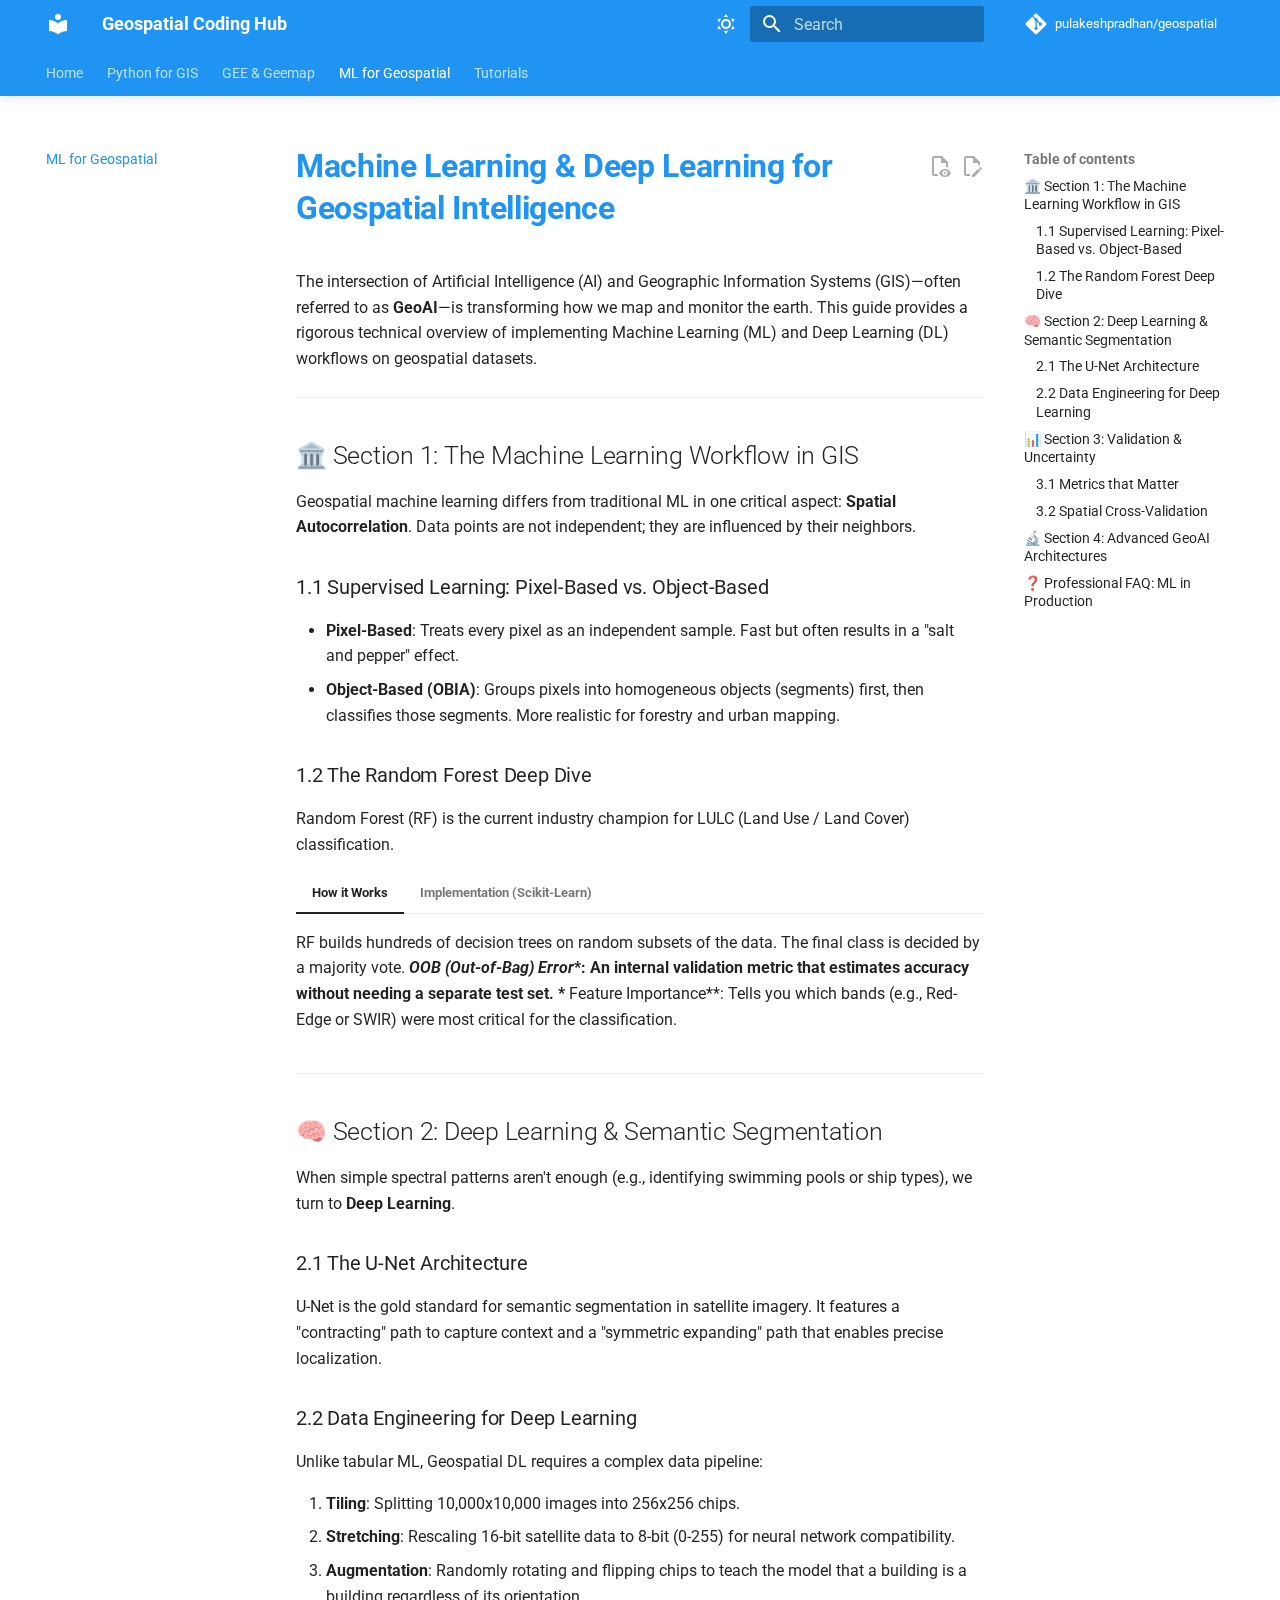
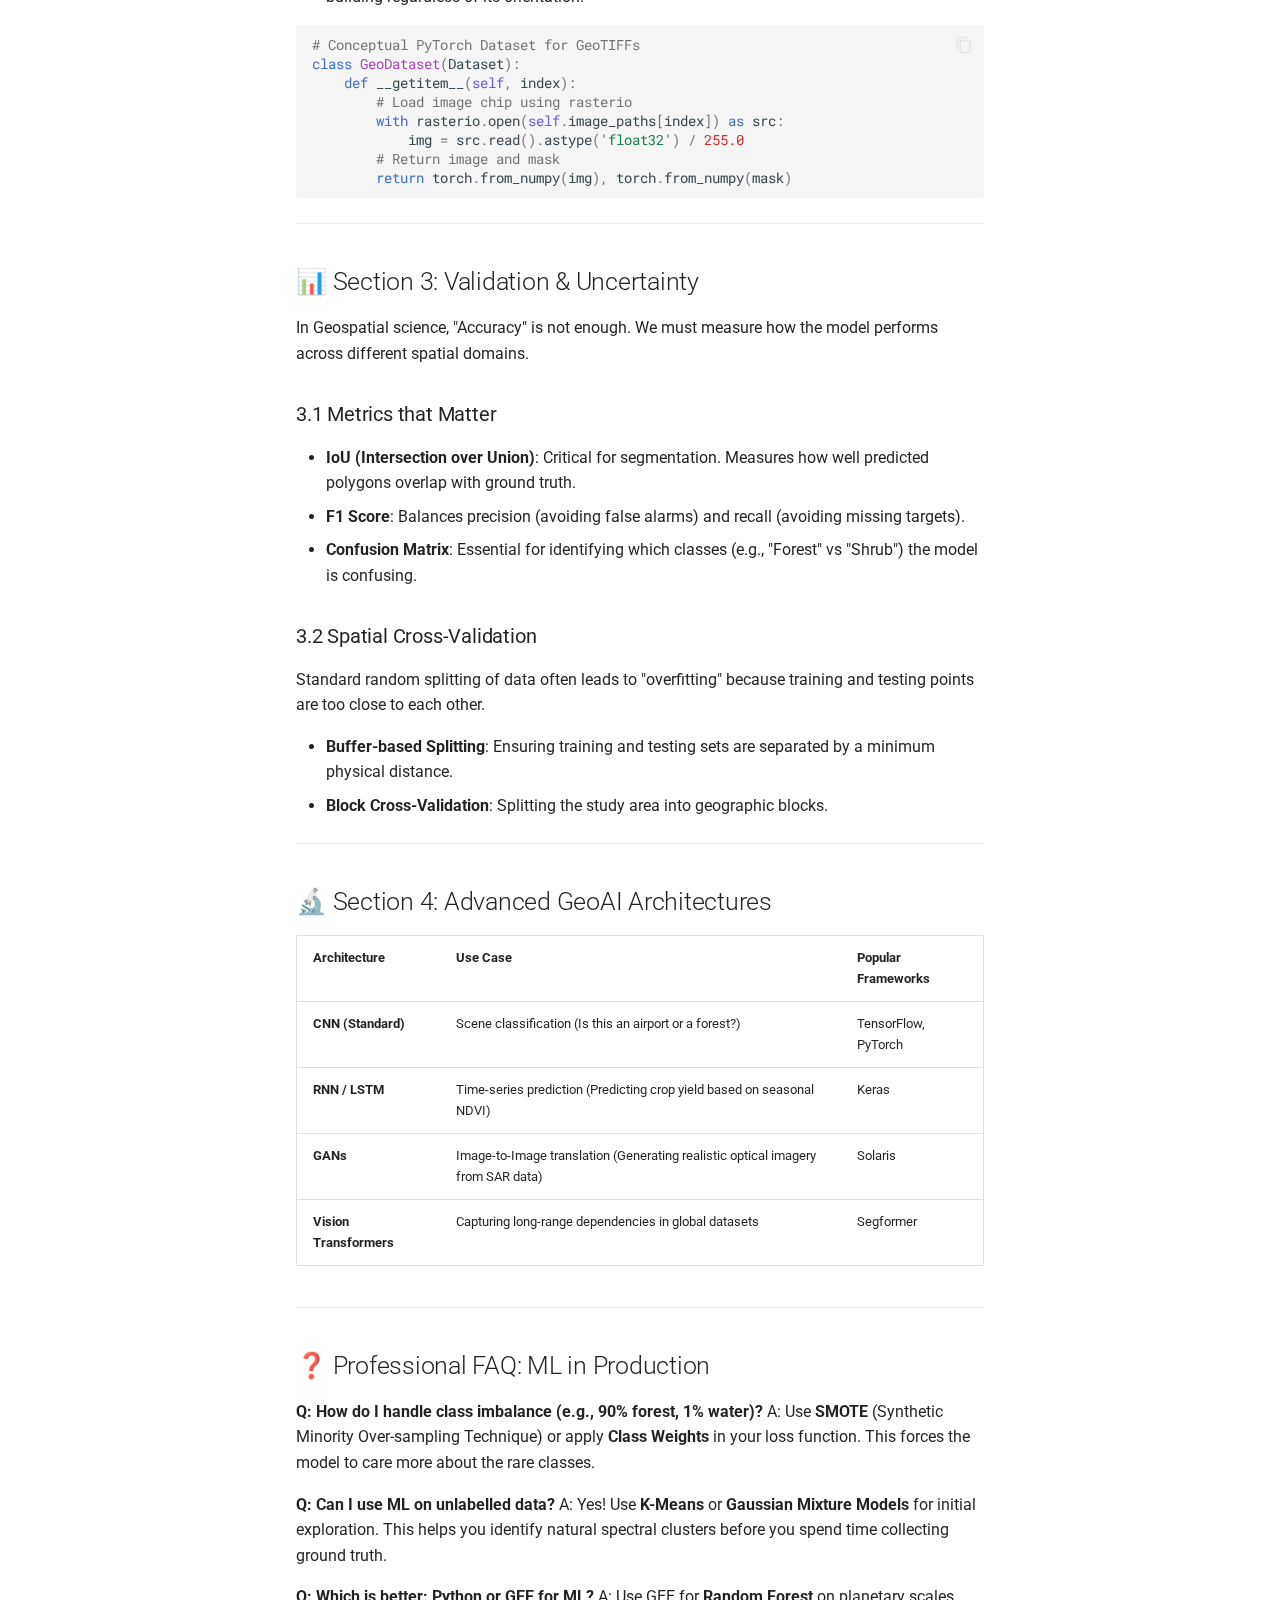
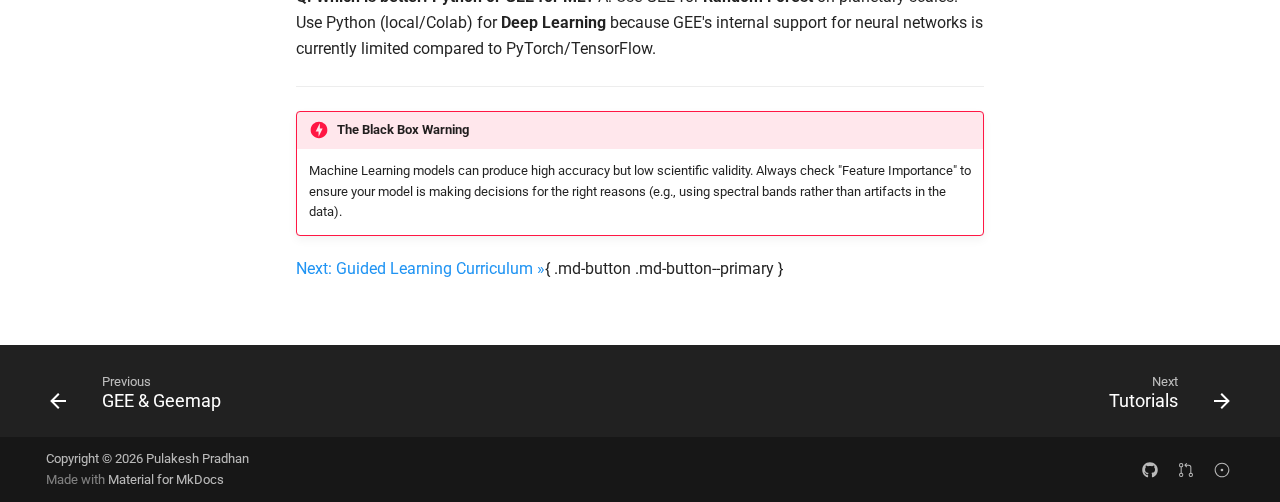
<file: ml_geospatial/index.html>
<!doctype html>
<html lang="en" class="no-js">
  <head>
    
      <meta charset="utf-8">
      <meta name="viewport" content="width=device-width,initial-scale=1">
      
        <meta name="description" content="A simple and efficient guide for coding in geospatial science.">
      
      
        <meta name="author" content="Pulakesh Pradhan">
      
      
        <link rel="canonical" href="https://pulakeshpradhan.github.io/geospatial/ml_geospatial/">
      
      
        <link rel="prev" href="../gee_geemap/">
      
      
        <link rel="next" href="../tutorials/">
      
      
        
      
      
      <link rel="icon" href="../assets/images/favicon.png">
      <meta name="generator" content="mkdocs-1.6.1, mkdocs-material-9.7.1">
    
    
      
        <title>ML for Geospatial - Geospatial Coding Hub</title>
      
    
    
      <link rel="stylesheet" href="../assets/stylesheets/main.484c7ddc.min.css">
      
        
        <link rel="stylesheet" href="../assets/stylesheets/palette.ab4e12ef.min.css">
      
      


    
    
      
    
    
      
        
        
        <link rel="preconnect" href="https://fonts.gstatic.com" crossorigin>
        <link rel="stylesheet" href="https://fonts.googleapis.com/css?family=Roboto:300,300i,400,400i,700,700i%7CRoboto+Mono:400,400i,700,700i&display=fallback">
        <style>:root{--md-text-font:"Roboto";--md-code-font:"Roboto Mono"}</style>
      
    
    
      <link rel="stylesheet" href="../stylesheets/custom.css">
    
    <script>__md_scope=new URL("..",location),__md_hash=e=>[...e].reduce(((e,_)=>(e<<5)-e+_.charCodeAt(0)),0),__md_get=(e,_=localStorage,t=__md_scope)=>JSON.parse(_.getItem(t.pathname+"."+e)),__md_set=(e,_,t=localStorage,a=__md_scope)=>{try{t.setItem(a.pathname+"."+e,JSON.stringify(_))}catch(e){}}</script>
    
      

    
    
  </head>
  
  
    
    
      
    
    
    
    
    <body dir="ltr" data-md-color-scheme="default" data-md-color-primary="blue" data-md-color-accent="indigo">
  
    
    <input class="md-toggle" data-md-toggle="drawer" type="checkbox" id="__drawer" autocomplete="off">
    <input class="md-toggle" data-md-toggle="search" type="checkbox" id="__search" autocomplete="off">
    <label class="md-overlay" for="__drawer"></label>
    <div data-md-component="skip">
      
        
        <a href="#machine-learning-deep-learning-for-geospatial-intelligence" class="md-skip">
          Skip to content
        </a>
      
    </div>
    <div data-md-component="announce">
      
    </div>
    
    
      

  

<header class="md-header md-header--shadow md-header--lifted" data-md-component="header">
  <nav class="md-header__inner md-grid" aria-label="Header">
    <a href=".." title="Geospatial Coding Hub" class="md-header__button md-logo" aria-label="Geospatial Coding Hub" data-md-component="logo">
      
  
  <svg xmlns="http://www.w3.org/2000/svg" viewBox="0 0 24 24"><path d="M12 8a3 3 0 0 0 3-3 3 3 0 0 0-3-3 3 3 0 0 0-3 3 3 3 0 0 0 3 3m0 3.54C9.64 9.35 6.5 8 3 8v11c3.5 0 6.64 1.35 9 3.54 2.36-2.19 5.5-3.54 9-3.54V8c-3.5 0-6.64 1.35-9 3.54"/></svg>

    </a>
    <label class="md-header__button md-icon" for="__drawer">
      
      <svg xmlns="http://www.w3.org/2000/svg" viewBox="0 0 24 24"><path d="M3 6h18v2H3zm0 5h18v2H3zm0 5h18v2H3z"/></svg>
    </label>
    <div class="md-header__title" data-md-component="header-title">
      <div class="md-header__ellipsis">
        <div class="md-header__topic">
          <span class="md-ellipsis">
            Geospatial Coding Hub
          </span>
        </div>
        <div class="md-header__topic" data-md-component="header-topic">
          <span class="md-ellipsis">
            
              ML for Geospatial
            
          </span>
        </div>
      </div>
    </div>
    
      
        <form class="md-header__option" data-md-component="palette">
  
    
    
    
    <input class="md-option" data-md-color-media="" data-md-color-scheme="default" data-md-color-primary="blue" data-md-color-accent="indigo"  aria-label="Switch to dark mode"  type="radio" name="__palette" id="__palette_0">
    
      <label class="md-header__button md-icon" title="Switch to dark mode" for="__palette_1" hidden>
        <svg xmlns="http://www.w3.org/2000/svg" viewBox="0 0 24 24"><path d="M12 7a5 5 0 0 1 5 5 5 5 0 0 1-5 5 5 5 0 0 1-5-5 5 5 0 0 1 5-5m0 2a3 3 0 0 0-3 3 3 3 0 0 0 3 3 3 3 0 0 0 3-3 3 3 0 0 0-3-3m0-7 2.39 3.42C13.65 5.15 12.84 5 12 5s-1.65.15-2.39.42zM3.34 7l4.16-.35A7.2 7.2 0 0 0 5.94 8.5c-.44.74-.69 1.5-.83 2.29zm.02 10 1.76-3.77a7.131 7.131 0 0 0 2.38 4.14zM20.65 7l-1.77 3.79a7.02 7.02 0 0 0-2.38-4.15zm-.01 10-4.14.36c.59-.51 1.12-1.14 1.54-1.86.42-.73.69-1.5.83-2.29zM12 22l-2.41-3.44c.74.27 1.55.44 2.41.44.82 0 1.63-.17 2.37-.44z"/></svg>
      </label>
    
  
    
    
    
    <input class="md-option" data-md-color-media="" data-md-color-scheme="slate" data-md-color-primary="blue" data-md-color-accent="indigo"  aria-label="Switch to light mode"  type="radio" name="__palette" id="__palette_1">
    
      <label class="md-header__button md-icon" title="Switch to light mode" for="__palette_0" hidden>
        <svg xmlns="http://www.w3.org/2000/svg" viewBox="0 0 24 24"><path d="m17.75 4.09-2.53 1.94.91 3.06-2.63-1.81-2.63 1.81.91-3.06-2.53-1.94L12.44 4l1.06-3 1.06 3zm3.5 6.91-1.64 1.25.59 1.98-1.7-1.17-1.7 1.17.59-1.98L15.75 11l2.06-.05L18.5 9l.69 1.95zm-2.28 4.95c.83-.08 1.72 1.1 1.19 1.85-.32.45-.66.87-1.08 1.27C15.17 23 8.84 23 4.94 19.07c-3.91-3.9-3.91-10.24 0-14.14.4-.4.82-.76 1.27-1.08.75-.53 1.93.36 1.85 1.19-.27 2.86.69 5.83 2.89 8.02a9.96 9.96 0 0 0 8.02 2.89m-1.64 2.02a12.08 12.08 0 0 1-7.8-3.47c-2.17-2.19-3.33-5-3.49-7.82-2.81 3.14-2.7 7.96.31 10.98 3.02 3.01 7.84 3.12 10.98.31"/></svg>
      </label>
    
  
</form>
      
    
    
      <script>var palette=__md_get("__palette");if(palette&&palette.color){if("(prefers-color-scheme)"===palette.color.media){var media=matchMedia("(prefers-color-scheme: light)"),input=document.querySelector(media.matches?"[data-md-color-media='(prefers-color-scheme: light)']":"[data-md-color-media='(prefers-color-scheme: dark)']");palette.color.media=input.getAttribute("data-md-color-media"),palette.color.scheme=input.getAttribute("data-md-color-scheme"),palette.color.primary=input.getAttribute("data-md-color-primary"),palette.color.accent=input.getAttribute("data-md-color-accent")}for(var[key,value]of Object.entries(palette.color))document.body.setAttribute("data-md-color-"+key,value)}</script>
    
    
    
      
      
        <label class="md-header__button md-icon" for="__search">
          
          <svg xmlns="http://www.w3.org/2000/svg" viewBox="0 0 24 24"><path d="M9.5 3A6.5 6.5 0 0 1 16 9.5c0 1.61-.59 3.09-1.56 4.23l.27.27h.79l5 5-1.5 1.5-5-5v-.79l-.27-.27A6.52 6.52 0 0 1 9.5 16 6.5 6.5 0 0 1 3 9.5 6.5 6.5 0 0 1 9.5 3m0 2C7 5 5 7 5 9.5S7 14 9.5 14 14 12 14 9.5 12 5 9.5 5"/></svg>
        </label>
        <div class="md-search" data-md-component="search" role="dialog">
  <label class="md-search__overlay" for="__search"></label>
  <div class="md-search__inner" role="search">
    <form class="md-search__form" name="search">
      <input type="text" class="md-search__input" name="query" aria-label="Search" placeholder="Search" autocapitalize="off" autocorrect="off" autocomplete="off" spellcheck="false" data-md-component="search-query" required>
      <label class="md-search__icon md-icon" for="__search">
        
        <svg xmlns="http://www.w3.org/2000/svg" viewBox="0 0 24 24"><path d="M9.5 3A6.5 6.5 0 0 1 16 9.5c0 1.61-.59 3.09-1.56 4.23l.27.27h.79l5 5-1.5 1.5-5-5v-.79l-.27-.27A6.52 6.52 0 0 1 9.5 16 6.5 6.5 0 0 1 3 9.5 6.5 6.5 0 0 1 9.5 3m0 2C7 5 5 7 5 9.5S7 14 9.5 14 14 12 14 9.5 12 5 9.5 5"/></svg>
        
        <svg xmlns="http://www.w3.org/2000/svg" viewBox="0 0 24 24"><path d="M20 11v2H8l5.5 5.5-1.42 1.42L4.16 12l7.92-7.92L13.5 5.5 8 11z"/></svg>
      </label>
      <nav class="md-search__options" aria-label="Search">
        
        <button type="reset" class="md-search__icon md-icon" title="Clear" aria-label="Clear" tabindex="-1">
          
          <svg xmlns="http://www.w3.org/2000/svg" viewBox="0 0 24 24"><path d="M19 6.41 17.59 5 12 10.59 6.41 5 5 6.41 10.59 12 5 17.59 6.41 19 12 13.41 17.59 19 19 17.59 13.41 12z"/></svg>
        </button>
      </nav>
      
        <div class="md-search__suggest" data-md-component="search-suggest"></div>
      
    </form>
    <div class="md-search__output">
      <div class="md-search__scrollwrap" tabindex="0" data-md-scrollfix>
        <div class="md-search-result" data-md-component="search-result">
          <div class="md-search-result__meta">
            Initializing search
          </div>
          <ol class="md-search-result__list" role="presentation"></ol>
        </div>
      </div>
    </div>
  </div>
</div>
      
    
    
      <div class="md-header__source">
        <a href="https://github.com/pulakeshpradhan/geospatial" title="Go to repository" class="md-source" data-md-component="source">
  <div class="md-source__icon md-icon">
    
    <svg xmlns="http://www.w3.org/2000/svg" viewBox="0 0 448 512"><!--! Font Awesome Free 7.1.0 by @fontawesome - https://fontawesome.com License - https://fontawesome.com/license/free (Icons: CC BY 4.0, Fonts: SIL OFL 1.1, Code: MIT License) Copyright 2025 Fonticons, Inc.--><path d="M439.6 236.1 244 40.5c-5.4-5.5-12.8-8.5-20.4-8.5s-15 3-20.4 8.4L162.5 81l51.5 51.5c27.1-9.1 52.7 16.8 43.4 43.7l49.7 49.7c34.2-11.8 61.2 31 35.5 56.7-26.5 26.5-70.2-2.9-56-37.3L240.3 199v121.9c25.3 12.5 22.3 41.8 9.1 55-6.4 6.4-15.2 10.1-24.3 10.1s-17.8-3.6-24.3-10.1c-17.6-17.6-11.1-46.9 11.2-56v-123c-20.8-8.5-24.6-30.7-18.6-45L142.6 101 8.5 235.1C3 240.6 0 247.9 0 255.5s3 15 8.5 20.4l195.6 195.7c5.4 5.4 12.7 8.4 20.4 8.4s15-3 20.4-8.4l194.7-194.7c5.4-5.4 8.4-12.8 8.4-20.4s-3-15-8.4-20.4"/></svg>
  </div>
  <div class="md-source__repository">
    pulakeshpradhan/geospatial
  </div>
</a>
      </div>
    
  </nav>
  
    
      
<nav class="md-tabs" aria-label="Tabs" data-md-component="tabs">
  <div class="md-grid">
    <ul class="md-tabs__list">
      
        
  
  
  
  
    <li class="md-tabs__item">
      <a href=".." class="md-tabs__link">
        
  
  
    
  
  Home

      </a>
    </li>
  

      
        
  
  
  
  
    <li class="md-tabs__item">
      <a href="../python_gis/" class="md-tabs__link">
        
  
  
    
  
  Python for GIS

      </a>
    </li>
  

      
        
  
  
  
  
    <li class="md-tabs__item">
      <a href="../gee_geemap/" class="md-tabs__link">
        
  
  
    
  
  GEE & Geemap

      </a>
    </li>
  

      
        
  
  
  
    
  
  
    <li class="md-tabs__item md-tabs__item--active">
      <a href="./" class="md-tabs__link">
        
  
  
    
  
  ML for Geospatial

      </a>
    </li>
  

      
        
  
  
  
  
    <li class="md-tabs__item">
      <a href="../tutorials/" class="md-tabs__link">
        
  
  
    
  
  Tutorials

      </a>
    </li>
  

      
    </ul>
  </div>
</nav>
    
  
</header>
    
    <div class="md-container" data-md-component="container">
      
      
        
      
      <main class="md-main" data-md-component="main">
        <div class="md-main__inner md-grid">
          
            
              
              <div class="md-sidebar md-sidebar--primary" data-md-component="sidebar" data-md-type="navigation" >
                <div class="md-sidebar__scrollwrap">
                  <div class="md-sidebar__inner">
                    


  


<nav class="md-nav md-nav--primary md-nav--lifted" aria-label="Navigation" data-md-level="0">
  <label class="md-nav__title" for="__drawer">
    <a href=".." title="Geospatial Coding Hub" class="md-nav__button md-logo" aria-label="Geospatial Coding Hub" data-md-component="logo">
      
  
  <svg xmlns="http://www.w3.org/2000/svg" viewBox="0 0 24 24"><path d="M12 8a3 3 0 0 0 3-3 3 3 0 0 0-3-3 3 3 0 0 0-3 3 3 3 0 0 0 3 3m0 3.54C9.64 9.35 6.5 8 3 8v11c3.5 0 6.64 1.35 9 3.54 2.36-2.19 5.5-3.54 9-3.54V8c-3.5 0-6.64 1.35-9 3.54"/></svg>

    </a>
    Geospatial Coding Hub
  </label>
  
    <div class="md-nav__source">
      <a href="https://github.com/pulakeshpradhan/geospatial" title="Go to repository" class="md-source" data-md-component="source">
  <div class="md-source__icon md-icon">
    
    <svg xmlns="http://www.w3.org/2000/svg" viewBox="0 0 448 512"><!--! Font Awesome Free 7.1.0 by @fontawesome - https://fontawesome.com License - https://fontawesome.com/license/free (Icons: CC BY 4.0, Fonts: SIL OFL 1.1, Code: MIT License) Copyright 2025 Fonticons, Inc.--><path d="M439.6 236.1 244 40.5c-5.4-5.5-12.8-8.5-20.4-8.5s-15 3-20.4 8.4L162.5 81l51.5 51.5c27.1-9.1 52.7 16.8 43.4 43.7l49.7 49.7c34.2-11.8 61.2 31 35.5 56.7-26.5 26.5-70.2-2.9-56-37.3L240.3 199v121.9c25.3 12.5 22.3 41.8 9.1 55-6.4 6.4-15.2 10.1-24.3 10.1s-17.8-3.6-24.3-10.1c-17.6-17.6-11.1-46.9 11.2-56v-123c-20.8-8.5-24.6-30.7-18.6-45L142.6 101 8.5 235.1C3 240.6 0 247.9 0 255.5s3 15 8.5 20.4l195.6 195.7c5.4 5.4 12.7 8.4 20.4 8.4s15-3 20.4-8.4l194.7-194.7c5.4-5.4 8.4-12.8 8.4-20.4s-3-15-8.4-20.4"/></svg>
  </div>
  <div class="md-source__repository">
    pulakeshpradhan/geospatial
  </div>
</a>
    </div>
  
  <ul class="md-nav__list" data-md-scrollfix>
    
      
      
  
  
  
  
    <li class="md-nav__item">
      <a href=".." class="md-nav__link">
        
  
  
  <span class="md-ellipsis">
    
  
    Home
  

    
  </span>
  
  

      </a>
    </li>
  

    
      
      
  
  
  
  
    <li class="md-nav__item">
      <a href="../python_gis/" class="md-nav__link">
        
  
  
  <span class="md-ellipsis">
    
  
    Python for GIS
  

    
  </span>
  
  

      </a>
    </li>
  

    
      
      
  
  
  
  
    <li class="md-nav__item">
      <a href="../gee_geemap/" class="md-nav__link">
        
  
  
  <span class="md-ellipsis">
    
  
    GEE & Geemap
  

    
  </span>
  
  

      </a>
    </li>
  

    
      
      
  
  
    
  
  
  
    <li class="md-nav__item md-nav__item--active">
      
      <input class="md-nav__toggle md-toggle" type="checkbox" id="__toc">
      
      
        
      
      
        <label class="md-nav__link md-nav__link--active" for="__toc">
          
  
  
  <span class="md-ellipsis">
    
  
    ML for Geospatial
  

    
  </span>
  
  

          <span class="md-nav__icon md-icon"></span>
        </label>
      
      <a href="./" class="md-nav__link md-nav__link--active">
        
  
  
  <span class="md-ellipsis">
    
  
    ML for Geospatial
  

    
  </span>
  
  

      </a>
      
        

<nav class="md-nav md-nav--secondary" aria-label="Table of contents">
  
  
  
    
  
  
    <label class="md-nav__title" for="__toc">
      <span class="md-nav__icon md-icon"></span>
      Table of contents
    </label>
    <ul class="md-nav__list" data-md-component="toc" data-md-scrollfix>
      
        <li class="md-nav__item">
  <a href="#section-1-the-machine-learning-workflow-in-gis" class="md-nav__link">
    <span class="md-ellipsis">
      
        🏛️ Section 1: The Machine Learning Workflow in GIS
      
    </span>
  </a>
  
    <nav class="md-nav" aria-label="🏛️ Section 1: The Machine Learning Workflow in GIS">
      <ul class="md-nav__list">
        
          <li class="md-nav__item">
  <a href="#11-supervised-learning-pixel-based-vs-object-based" class="md-nav__link">
    <span class="md-ellipsis">
      
        1.1 Supervised Learning: Pixel-Based vs. Object-Based
      
    </span>
  </a>
  
</li>
        
          <li class="md-nav__item">
  <a href="#12-the-random-forest-deep-dive" class="md-nav__link">
    <span class="md-ellipsis">
      
        1.2 The Random Forest Deep Dive
      
    </span>
  </a>
  
</li>
        
      </ul>
    </nav>
  
</li>
      
        <li class="md-nav__item">
  <a href="#section-2-deep-learning-semantic-segmentation" class="md-nav__link">
    <span class="md-ellipsis">
      
        🧠 Section 2: Deep Learning &amp; Semantic Segmentation
      
    </span>
  </a>
  
    <nav class="md-nav" aria-label="🧠 Section 2: Deep Learning &amp; Semantic Segmentation">
      <ul class="md-nav__list">
        
          <li class="md-nav__item">
  <a href="#21-the-u-net-architecture" class="md-nav__link">
    <span class="md-ellipsis">
      
        2.1 The U-Net Architecture
      
    </span>
  </a>
  
</li>
        
          <li class="md-nav__item">
  <a href="#22-data-engineering-for-deep-learning" class="md-nav__link">
    <span class="md-ellipsis">
      
        2.2 Data Engineering for Deep Learning
      
    </span>
  </a>
  
</li>
        
      </ul>
    </nav>
  
</li>
      
        <li class="md-nav__item">
  <a href="#section-3-validation-uncertainty" class="md-nav__link">
    <span class="md-ellipsis">
      
        📊 Section 3: Validation &amp; Uncertainty
      
    </span>
  </a>
  
    <nav class="md-nav" aria-label="📊 Section 3: Validation &amp; Uncertainty">
      <ul class="md-nav__list">
        
          <li class="md-nav__item">
  <a href="#31-metrics-that-matter" class="md-nav__link">
    <span class="md-ellipsis">
      
        3.1 Metrics that Matter
      
    </span>
  </a>
  
</li>
        
          <li class="md-nav__item">
  <a href="#32-spatial-cross-validation" class="md-nav__link">
    <span class="md-ellipsis">
      
        3.2 Spatial Cross-Validation
      
    </span>
  </a>
  
</li>
        
      </ul>
    </nav>
  
</li>
      
        <li class="md-nav__item">
  <a href="#section-4-advanced-geoai-architectures" class="md-nav__link">
    <span class="md-ellipsis">
      
        🔬 Section 4: Advanced GeoAI Architectures
      
    </span>
  </a>
  
</li>
      
        <li class="md-nav__item">
  <a href="#professional-faq-ml-in-production" class="md-nav__link">
    <span class="md-ellipsis">
      
        ❓ Professional FAQ: ML in Production
      
    </span>
  </a>
  
</li>
      
    </ul>
  
</nav>
      
    </li>
  

    
      
      
  
  
  
  
    <li class="md-nav__item">
      <a href="../tutorials/" class="md-nav__link">
        
  
  
  <span class="md-ellipsis">
    
  
    Tutorials
  

    
  </span>
  
  

      </a>
    </li>
  

    
  </ul>
</nav>
                  </div>
                </div>
              </div>
            
            
              
              <div class="md-sidebar md-sidebar--secondary" data-md-component="sidebar" data-md-type="toc" >
                <div class="md-sidebar__scrollwrap">
                  <div class="md-sidebar__inner">
                    

<nav class="md-nav md-nav--secondary" aria-label="Table of contents">
  
  
  
    
  
  
    <label class="md-nav__title" for="__toc">
      <span class="md-nav__icon md-icon"></span>
      Table of contents
    </label>
    <ul class="md-nav__list" data-md-component="toc" data-md-scrollfix>
      
        <li class="md-nav__item">
  <a href="#section-1-the-machine-learning-workflow-in-gis" class="md-nav__link">
    <span class="md-ellipsis">
      
        🏛️ Section 1: The Machine Learning Workflow in GIS
      
    </span>
  </a>
  
    <nav class="md-nav" aria-label="🏛️ Section 1: The Machine Learning Workflow in GIS">
      <ul class="md-nav__list">
        
          <li class="md-nav__item">
  <a href="#11-supervised-learning-pixel-based-vs-object-based" class="md-nav__link">
    <span class="md-ellipsis">
      
        1.1 Supervised Learning: Pixel-Based vs. Object-Based
      
    </span>
  </a>
  
</li>
        
          <li class="md-nav__item">
  <a href="#12-the-random-forest-deep-dive" class="md-nav__link">
    <span class="md-ellipsis">
      
        1.2 The Random Forest Deep Dive
      
    </span>
  </a>
  
</li>
        
      </ul>
    </nav>
  
</li>
      
        <li class="md-nav__item">
  <a href="#section-2-deep-learning-semantic-segmentation" class="md-nav__link">
    <span class="md-ellipsis">
      
        🧠 Section 2: Deep Learning &amp; Semantic Segmentation
      
    </span>
  </a>
  
    <nav class="md-nav" aria-label="🧠 Section 2: Deep Learning &amp; Semantic Segmentation">
      <ul class="md-nav__list">
        
          <li class="md-nav__item">
  <a href="#21-the-u-net-architecture" class="md-nav__link">
    <span class="md-ellipsis">
      
        2.1 The U-Net Architecture
      
    </span>
  </a>
  
</li>
        
          <li class="md-nav__item">
  <a href="#22-data-engineering-for-deep-learning" class="md-nav__link">
    <span class="md-ellipsis">
      
        2.2 Data Engineering for Deep Learning
      
    </span>
  </a>
  
</li>
        
      </ul>
    </nav>
  
</li>
      
        <li class="md-nav__item">
  <a href="#section-3-validation-uncertainty" class="md-nav__link">
    <span class="md-ellipsis">
      
        📊 Section 3: Validation &amp; Uncertainty
      
    </span>
  </a>
  
    <nav class="md-nav" aria-label="📊 Section 3: Validation &amp; Uncertainty">
      <ul class="md-nav__list">
        
          <li class="md-nav__item">
  <a href="#31-metrics-that-matter" class="md-nav__link">
    <span class="md-ellipsis">
      
        3.1 Metrics that Matter
      
    </span>
  </a>
  
</li>
        
          <li class="md-nav__item">
  <a href="#32-spatial-cross-validation" class="md-nav__link">
    <span class="md-ellipsis">
      
        3.2 Spatial Cross-Validation
      
    </span>
  </a>
  
</li>
        
      </ul>
    </nav>
  
</li>
      
        <li class="md-nav__item">
  <a href="#section-4-advanced-geoai-architectures" class="md-nav__link">
    <span class="md-ellipsis">
      
        🔬 Section 4: Advanced GeoAI Architectures
      
    </span>
  </a>
  
</li>
      
        <li class="md-nav__item">
  <a href="#professional-faq-ml-in-production" class="md-nav__link">
    <span class="md-ellipsis">
      
        ❓ Professional FAQ: ML in Production
      
    </span>
  </a>
  
</li>
      
    </ul>
  
</nav>
                  </div>
                </div>
              </div>
            
          
          
            <div class="md-content" data-md-component="content">
              
              <article class="md-content__inner md-typeset">
                
                  


  
    <a href="https://github.com/pulakeshpradhan/geospatial/edit/main/docs/ml_geospatial.md" title="Edit this page" class="md-content__button md-icon" rel="edit">
      
      <svg xmlns="http://www.w3.org/2000/svg" viewBox="0 0 24 24"><path d="M10 20H6V4h7v5h5v3.1l2-2V8l-6-6H6c-1.1 0-2 .9-2 2v16c0 1.1.9 2 2 2h4zm10.2-7c.1 0 .3.1.4.2l1.3 1.3c.2.2.2.6 0 .8l-1 1-2.1-2.1 1-1c.1-.1.2-.2.4-.2m0 3.9L14.1 23H12v-2.1l6.1-6.1z"/></svg>
    </a>
  
  
    
      
    
    <a href="https://github.com/pulakeshpradhan/geospatial/raw/main/docs/ml_geospatial.md" title="View source of this page" class="md-content__button md-icon">
      
      <svg xmlns="http://www.w3.org/2000/svg" viewBox="0 0 24 24"><path d="M17 18c.56 0 1 .44 1 1s-.44 1-1 1-1-.44-1-1 .44-1 1-1m0-3c-2.73 0-5.06 1.66-6 4 .94 2.34 3.27 4 6 4s5.06-1.66 6-4c-.94-2.34-3.27-4-6-4m0 6.5a2.5 2.5 0 0 1-2.5-2.5 2.5 2.5 0 0 1 2.5-2.5 2.5 2.5 0 0 1 2.5 2.5 2.5 2.5 0 0 1-2.5 2.5M9.27 20H6V4h7v5h5v4.07c.7.08 1.36.25 2 .49V8l-6-6H6a2 2 0 0 0-2 2v16a2 2 0 0 0 2 2h4.5a8.2 8.2 0 0 1-1.23-2"/></svg>
    </a>
  


<h1 id="machine-learning-deep-learning-for-geospatial-intelligence">Machine Learning &amp; Deep Learning for Geospatial Intelligence</h1>
<p>The intersection of Artificial Intelligence (AI) and Geographic Information Systems (GIS)—often referred to as <strong>GeoAI</strong>—is transforming how we map and monitor the earth. This guide provides a rigorous technical overview of implementing Machine Learning (ML) and Deep Learning (DL) workflows on geospatial datasets.</p>
<hr />
<h2 id="section-1-the-machine-learning-workflow-in-gis">🏛️ Section 1: The Machine Learning Workflow in GIS</h2>
<p>Geospatial machine learning differs from traditional ML in one critical aspect: <strong>Spatial Autocorrelation</strong>. Data points are not independent; they are influenced by their neighbors.</p>
<h3 id="11-supervised-learning-pixel-based-vs-object-based">1.1 Supervised Learning: Pixel-Based vs. Object-Based</h3>
<ul>
<li><strong>Pixel-Based</strong>: Treats every pixel as an independent sample. Fast but often results in a "salt and pepper" effect.</li>
<li><strong>Object-Based (OBIA)</strong>: Groups pixels into homogeneous objects (segments) first, then classifies those segments. More realistic for forestry and urban mapping.</li>
</ul>
<h3 id="12-the-random-forest-deep-dive">1.2 The Random Forest Deep Dive</h3>
<p>Random Forest (RF) is the current industry champion for LULC (Land Use / Land Cover) classification.</p>
<div class="tabbed-set tabbed-alternate" data-tabs="1:2"><input checked="checked" id="__tabbed_1_1" name="__tabbed_1" type="radio" /><input id="__tabbed_1_2" name="__tabbed_1" type="radio" /><div class="tabbed-labels"><label for="__tabbed_1_1">How it Works</label><label for="__tabbed_1_2">Implementation (Scikit-Learn)</label></div>
<div class="tabbed-content">
<div class="tabbed-block">
<p>RF builds hundreds of decision trees on random subsets of the data. The final class is decided by a majority vote.
<strong><em>OOB (Out-of-Bag) Error</em>*: An internal validation metric that estimates accuracy without needing a separate test set.
*   </strong>Feature Importance**: Tells you which bands (e.g., Red-Edge or SWIR) were most critical for the classification.</p>
</div>
<div class="tabbed-block">
<div class="highlight"><pre><span></span><code><a id="__codelineno-0-1" name="__codelineno-0-1" href="#__codelineno-0-1"></a><span class="kn">from</span><span class="w"> </span><span class="nn">sklearn.ensemble</span><span class="w"> </span><span class="kn">import</span> <span class="n">RandomForestClassifier</span>
<a id="__codelineno-0-2" name="__codelineno-0-2" href="#__codelineno-0-2"></a><span class="kn">from</span><span class="w"> </span><span class="nn">sklearn.metrics</span><span class="w"> </span><span class="kn">import</span> <span class="n">classification_report</span><span class="p">,</span> <span class="n">cohen_kappa_score</span>
<a id="__codelineno-0-3" name="__codelineno-0-3" href="#__codelineno-0-3"></a>
<a id="__codelineno-0-4" name="__codelineno-0-4" href="#__codelineno-0-4"></a><span class="c1"># Hyperparameter Tuning</span>
<a id="__codelineno-0-5" name="__codelineno-0-5" href="#__codelineno-0-5"></a><span class="n">model</span> <span class="o">=</span> <span class="n">RandomForestClassifier</span><span class="p">(</span>
<a id="__codelineno-0-6" name="__codelineno-0-6" href="#__codelineno-0-6"></a>    <span class="n">n_estimators</span><span class="o">=</span><span class="mi">250</span><span class="p">,</span> 
<a id="__codelineno-0-7" name="__codelineno-0-7" href="#__codelineno-0-7"></a>    <span class="n">max_features</span><span class="o">=</span><span class="s1">&#39;sqrt&#39;</span><span class="p">,</span>
<a id="__codelineno-0-8" name="__codelineno-0-8" href="#__codelineno-0-8"></a>    <span class="n">min_samples_leaf</span><span class="o">=</span><span class="mi">5</span><span class="p">,</span>
<a id="__codelineno-0-9" name="__codelineno-0-9" href="#__codelineno-0-9"></a>    <span class="n">n_jobs</span><span class="o">=-</span><span class="mi">1</span> <span class="c1"># Use all CPU cores</span>
<a id="__codelineno-0-10" name="__codelineno-0-10" href="#__codelineno-0-10"></a><span class="p">)</span>
<a id="__codelineno-0-11" name="__codelineno-0-11" href="#__codelineno-0-11"></a>
<a id="__codelineno-0-12" name="__codelineno-0-12" href="#__codelineno-0-12"></a><span class="n">model</span><span class="o">.</span><span class="n">fit</span><span class="p">(</span><span class="n">X_train</span><span class="p">,</span> <span class="n">y_train</span><span class="p">)</span>
<a id="__codelineno-0-13" name="__codelineno-0-13" href="#__codelineno-0-13"></a><span class="n">y_pred</span> <span class="o">=</span> <span class="n">model</span><span class="o">.</span><span class="n">predict</span><span class="p">(</span><span class="n">X_test</span><span class="p">)</span>
<a id="__codelineno-0-14" name="__codelineno-0-14" href="#__codelineno-0-14"></a>
<a id="__codelineno-0-15" name="__codelineno-0-15" href="#__codelineno-0-15"></a><span class="c1"># Accuracy Assessment</span>
<a id="__codelineno-0-16" name="__codelineno-0-16" href="#__codelineno-0-16"></a><span class="nb">print</span><span class="p">(</span><span class="n">classification_report</span><span class="p">(</span><span class="n">y_test</span><span class="p">,</span> <span class="n">y_pred</span><span class="p">))</span>
<a id="__codelineno-0-17" name="__codelineno-0-17" href="#__codelineno-0-17"></a><span class="nb">print</span><span class="p">(</span><span class="sa">f</span><span class="s2">&quot;Kappa Score: </span><span class="si">{</span><span class="n">cohen_kappa_score</span><span class="p">(</span><span class="n">y_test</span><span class="p">,</span><span class="w"> </span><span class="n">y_pred</span><span class="p">)</span><span class="si">}</span><span class="s2">&quot;</span><span class="p">)</span>
</code></pre></div>
</div>
</div>
</div>
<hr />
<h2 id="section-2-deep-learning-semantic-segmentation">🧠 Section 2: Deep Learning &amp; Semantic Segmentation</h2>
<p>When simple spectral patterns aren't enough (e.g., identifying swimming pools or ship types), we turn to <strong>Deep Learning</strong>.</p>
<h3 id="21-the-u-net-architecture">2.1 The U-Net Architecture</h3>
<p>U-Net is the gold standard for semantic segmentation in satellite imagery. It features a "contracting" path to capture context and a "symmetric expanding" path that enables precise localization.</p>
<h3 id="22-data-engineering-for-deep-learning">2.2 Data Engineering for Deep Learning</h3>
<p>Unlike tabular ML, Geospatial DL requires a complex data pipeline:</p>
<ol>
<li><strong>Tiling</strong>: Splitting 10,000x10,000 images into 256x256 chips.</li>
<li><strong>Stretching</strong>: Rescaling 16-bit satellite data to 8-bit (0-255) for neural network compatibility.</li>
<li><strong>Augmentation</strong>: Randomly rotating and flipping chips to teach the model that a building is a building regardless of its orientation.</li>
</ol>
<div class="highlight"><pre><span></span><code><a id="__codelineno-1-1" name="__codelineno-1-1" href="#__codelineno-1-1"></a><span class="c1"># Conceptual PyTorch Dataset for GeoTIFFs</span>
<a id="__codelineno-1-2" name="__codelineno-1-2" href="#__codelineno-1-2"></a><span class="k">class</span><span class="w"> </span><span class="nc">GeoDataset</span><span class="p">(</span><span class="n">Dataset</span><span class="p">):</span>
<a id="__codelineno-1-3" name="__codelineno-1-3" href="#__codelineno-1-3"></a>    <span class="k">def</span><span class="w"> </span><span class="fm">__getitem__</span><span class="p">(</span><span class="bp">self</span><span class="p">,</span> <span class="n">index</span><span class="p">):</span>
<a id="__codelineno-1-4" name="__codelineno-1-4" href="#__codelineno-1-4"></a>        <span class="c1"># Load image chip using rasterio</span>
<a id="__codelineno-1-5" name="__codelineno-1-5" href="#__codelineno-1-5"></a>        <span class="k">with</span> <span class="n">rasterio</span><span class="o">.</span><span class="n">open</span><span class="p">(</span><span class="bp">self</span><span class="o">.</span><span class="n">image_paths</span><span class="p">[</span><span class="n">index</span><span class="p">])</span> <span class="k">as</span> <span class="n">src</span><span class="p">:</span>
<a id="__codelineno-1-6" name="__codelineno-1-6" href="#__codelineno-1-6"></a>            <span class="n">img</span> <span class="o">=</span> <span class="n">src</span><span class="o">.</span><span class="n">read</span><span class="p">()</span><span class="o">.</span><span class="n">astype</span><span class="p">(</span><span class="s1">&#39;float32&#39;</span><span class="p">)</span> <span class="o">/</span> <span class="mf">255.0</span>
<a id="__codelineno-1-7" name="__codelineno-1-7" href="#__codelineno-1-7"></a>        <span class="c1"># Return image and mask</span>
<a id="__codelineno-1-8" name="__codelineno-1-8" href="#__codelineno-1-8"></a>        <span class="k">return</span> <span class="n">torch</span><span class="o">.</span><span class="n">from_numpy</span><span class="p">(</span><span class="n">img</span><span class="p">),</span> <span class="n">torch</span><span class="o">.</span><span class="n">from_numpy</span><span class="p">(</span><span class="n">mask</span><span class="p">)</span>
</code></pre></div>
<hr />
<h2 id="section-3-validation-uncertainty">📊 Section 3: Validation &amp; Uncertainty</h2>
<p>In Geospatial science, "Accuracy" is not enough. We must measure how the model performs across different spatial domains.</p>
<h3 id="31-metrics-that-matter">3.1 Metrics that Matter</h3>
<ul>
<li><strong>IoU (Intersection over Union)</strong>: Critical for segmentation. Measures how well predicted polygons overlap with ground truth.</li>
<li><strong>F1 Score</strong>: Balances precision (avoiding false alarms) and recall (avoiding missing targets).</li>
<li><strong>Confusion Matrix</strong>: Essential for identifying which classes (e.g., "Forest" vs "Shrub") the model is confusing.</li>
</ul>
<h3 id="32-spatial-cross-validation">3.2 Spatial Cross-Validation</h3>
<p>Standard random splitting of data often leads to "overfitting" because training and testing points are too close to each other.</p>
<ul>
<li><strong>Buffer-based Splitting</strong>: Ensuring training and testing sets are separated by a minimum physical distance.</li>
<li><strong>Block Cross-Validation</strong>: Splitting the study area into geographic blocks.</li>
</ul>
<hr />
<h2 id="section-4-advanced-geoai-architectures">🔬 Section 4: Advanced GeoAI Architectures</h2>
<table>
<thead>
<tr>
<th style="text-align: left;">Architecture</th>
<th style="text-align: left;">Use Case</th>
<th style="text-align: left;">Popular Frameworks</th>
</tr>
</thead>
<tbody>
<tr>
<td style="text-align: left;"><strong>CNN (Standard)</strong></td>
<td style="text-align: left;">Scene classification (Is this an airport or a forest?)</td>
<td style="text-align: left;">TensorFlow, PyTorch</td>
</tr>
<tr>
<td style="text-align: left;"><strong>RNN / LSTM</strong></td>
<td style="text-align: left;">Time-series prediction (Predicting crop yield based on seasonal NDVI)</td>
<td style="text-align: left;">Keras</td>
</tr>
<tr>
<td style="text-align: left;"><strong>GANs</strong></td>
<td style="text-align: left;">Image-to-Image translation (Generating realistic optical imagery from SAR data)</td>
<td style="text-align: left;">Solaris</td>
</tr>
<tr>
<td style="text-align: left;"><strong>Vision Transformers</strong></td>
<td style="text-align: left;">Capturing long-range dependencies in global datasets</td>
<td style="text-align: left;">Segformer</td>
</tr>
</tbody>
</table>
<hr />
<h2 id="professional-faq-ml-in-production">❓ Professional FAQ: ML in Production</h2>
<p><strong>Q: How do I handle class imbalance (e.g., 90% forest, 1% water)?</strong>
A: Use <strong>SMOTE</strong> (Synthetic Minority Over-sampling Technique) or apply <strong>Class Weights</strong> in your loss function. This forces the model to care more about the rare classes.</p>
<p><strong>Q: Can I use ML on unlabelled data?</strong>
A: Yes! Use <strong>K-Means</strong> or <strong>Gaussian Mixture Models</strong> for initial exploration. This helps you identify natural spectral clusters before you spend time collecting ground truth.</p>
<p><strong>Q: Which is better: Python or GEE for ML?</strong>
A: Use GEE for <strong>Random Forest</strong> on planetary scales. Use Python (local/Colab) for <strong>Deep Learning</strong> because GEE's internal support for neural networks is currently limited compared to PyTorch/TensorFlow.</p>
<hr />
<div class="admonition danger">
<p class="admonition-title">The Black Box Warning</p>
<p>Machine Learning models can produce high accuracy but low scientific validity. Always check "Feature Importance" to ensure your model is making decisions for the right reasons (e.g., using spectral bands rather than artifacts in the data).</p>
</div>
<p><a href="../tutorials/">Next: Guided Learning Curriculum &raquo;</a>{ .md-button .md-button--primary }</p>












                
              </article>
            </div>
          
          
<script>var target=document.getElementById(location.hash.slice(1));target&&target.name&&(target.checked=target.name.startsWith("__tabbed_"))</script>
        </div>
        
          <button type="button" class="md-top md-icon" data-md-component="top" hidden>
  
  <svg xmlns="http://www.w3.org/2000/svg" viewBox="0 0 24 24"><path d="M13 20h-2V8l-5.5 5.5-1.42-1.42L12 4.16l7.92 7.92-1.42 1.42L13 8z"/></svg>
  Back to top
</button>
        
      </main>
      
        <footer class="md-footer">
  
    
      
      <nav class="md-footer__inner md-grid" aria-label="Footer" >
        
          
          <a href="../gee_geemap/" class="md-footer__link md-footer__link--prev" aria-label="Previous: GEE &amp; Geemap">
            <div class="md-footer__button md-icon">
              
              <svg xmlns="http://www.w3.org/2000/svg" viewBox="0 0 24 24"><path d="M20 11v2H8l5.5 5.5-1.42 1.42L4.16 12l7.92-7.92L13.5 5.5 8 11z"/></svg>
            </div>
            <div class="md-footer__title">
              <span class="md-footer__direction">
                Previous
              </span>
              <div class="md-ellipsis">
                GEE & Geemap
              </div>
            </div>
          </a>
        
        
          
          <a href="../tutorials/" class="md-footer__link md-footer__link--next" aria-label="Next: Tutorials">
            <div class="md-footer__title">
              <span class="md-footer__direction">
                Next
              </span>
              <div class="md-ellipsis">
                Tutorials
              </div>
            </div>
            <div class="md-footer__button md-icon">
              
              <svg xmlns="http://www.w3.org/2000/svg" viewBox="0 0 24 24"><path d="M4 11v2h12l-5.5 5.5 1.42 1.42L19.84 12l-7.92-7.92L10.5 5.5 16 11z"/></svg>
            </div>
          </a>
        
      </nav>
    
  
  <div class="md-footer-meta md-typeset">
    <div class="md-footer-meta__inner md-grid">
      <div class="md-copyright">
  
    <div class="md-copyright__highlight">
      Copyright &copy; 2026 Pulakesh Pradhan
    </div>
  
  
    Made with
    <a href="https://squidfunk.github.io/mkdocs-material/" target="_blank" rel="noopener">
      Material for MkDocs
    </a>
  
</div>
      
        
<div class="md-social">
  
    
    
    
    
      
      
    
    <a href="https://github.com/pulakeshpradhan/geospatial" target="_blank" rel="noopener" title="github.com" class="md-social__link">
      <svg xmlns="http://www.w3.org/2000/svg" viewBox="0 0 512 512"><!--! Font Awesome Free 7.1.0 by @fontawesome - https://fontawesome.com License - https://fontawesome.com/license/free (Icons: CC BY 4.0, Fonts: SIL OFL 1.1, Code: MIT License) Copyright 2025 Fonticons, Inc.--><path d="M173.9 397.4c0 2-2.3 3.6-5.2 3.6-3.3.3-5.6-1.3-5.6-3.6 0-2 2.3-3.6 5.2-3.6 3-.3 5.6 1.3 5.6 3.6m-31.1-4.5c-.7 2 1.3 4.3 4.3 4.9 2.6 1 5.6 0 6.2-2s-1.3-4.3-4.3-5.2c-2.6-.7-5.5.3-6.2 2.3m44.2-1.7c-2.9.7-4.9 2.6-4.6 4.9.3 2 2.9 3.3 5.9 2.6 2.9-.7 4.9-2.6 4.6-4.6-.3-1.9-3-3.2-5.9-2.9M252.8 8C114.1 8 8 113.3 8 252c0 110.9 69.8 205.8 169.5 239.2 12.8 2.3 17.3-5.6 17.3-12.1 0-6.2-.3-40.4-.3-61.4 0 0-70 15-84.7-29.8 0 0-11.4-29.1-27.8-36.6 0 0-22.9-15.7 1.6-15.4 0 0 24.9 2 38.6 25.8 21.9 38.6 58.6 27.5 72.9 20.9 2.3-16 8.8-27.1 16-33.7-55.9-6.2-112.3-14.3-112.3-110.5 0-27.5 7.6-41.3 23.6-58.9-2.6-6.5-11.1-33.3 2.6-67.9 20.9-6.5 69 27 69 27 20-5.6 41.5-8.5 62.8-8.5s42.8 2.9 62.8 8.5c0 0 48.1-33.6 69-27 13.7 34.7 5.2 61.4 2.6 67.9 16 17.7 25.8 31.5 25.8 58.9 0 96.5-58.9 104.2-114.8 110.5 9.2 7.9 17 22.9 17 46.4 0 33.7-.3 75.4-.3 83.6 0 6.5 4.6 14.4 17.3 12.1C436.2 457.8 504 362.9 504 252 504 113.3 391.5 8 252.8 8M105.2 352.9c-1.3 1-1 3.3.7 5.2 1.6 1.6 3.9 2.3 5.2 1 1.3-1 1-3.3-.7-5.2-1.6-1.6-3.9-2.3-5.2-1m-10.8-8.1c-.7 1.3.3 2.9 2.3 3.9 1.6 1 3.6.7 4.3-.7.7-1.3-.3-2.9-2.3-3.9-2-.6-3.6-.3-4.3.7m32.4 35.6c-1.6 1.3-1 4.3 1.3 6.2 2.3 2.3 5.2 2.6 6.5 1 1.3-1.3.7-4.3-1.3-6.2-2.2-2.3-5.2-2.6-6.5-1m-11.4-14.7c-1.6 1-1.6 3.6 0 5.9s4.3 3.3 5.6 2.3c1.6-1.3 1.6-3.9 0-6.2-1.4-2.3-4-3.3-5.6-2"/></svg>
    </a>
  
    
    
    
    
      
      
    
    <a href="https://github.com/pulakeshpradhan/geospatial/pulls" target="_blank" rel="noopener" title="github.com" class="md-social__link">
      <svg xmlns="http://www.w3.org/2000/svg" viewBox="0 0 24 24"><path d="M16 19.25a3.25 3.25 0 1 1 6.5 0 3.25 3.25 0 0 1-6.5 0m-14.5 0a3.25 3.25 0 1 1 6.5 0 3.25 3.25 0 0 1-6.5 0m0-14.5a3.25 3.25 0 1 1 6.5 0 3.25 3.25 0 0 1-6.5 0M4.75 3a1.75 1.75 0 1 0 .001 3.501A1.75 1.75 0 0 0 4.75 3m0 14.5a1.75 1.75 0 1 0 .001 3.501A1.75 1.75 0 0 0 4.75 17.5m14.5 0a1.75 1.75 0 1 0 .001 3.501 1.75 1.75 0 0 0-.001-3.501"/><path d="M13.405 1.72a.75.75 0 0 1 0 1.06L12.185 4h4.065A3.75 3.75 0 0 1 20 7.75v8.75a.75.75 0 0 1-1.5 0V7.75a2.25 2.25 0 0 0-2.25-2.25h-4.064l1.22 1.22a.75.75 0 0 1-1.061 1.06l-2.5-2.5a.75.75 0 0 1 0-1.06l2.5-2.5a.75.75 0 0 1 1.06 0M4.75 7.25A.75.75 0 0 1 5.5 8v8A.75.75 0 0 1 4 16V8a.75.75 0 0 1 .75-.75"/></svg>
    </a>
  
    
    
    
    
      
      
    
    <a href="https://github.com/pulakeshpradhan/geospatial/issues" target="_blank" rel="noopener" title="github.com" class="md-social__link">
      <svg xmlns="http://www.w3.org/2000/svg" viewBox="0 0 24 24"><path d="M12 1c6.075 0 11 4.925 11 11s-4.925 11-11 11S1 18.075 1 12 5.925 1 12 1M2.5 12a9.5 9.5 0 0 0 9.5 9.5 9.5 9.5 0 0 0 9.5-9.5A9.5 9.5 0 0 0 12 2.5 9.5 9.5 0 0 0 2.5 12m9.5 2a2 2 0 1 1-.001-3.999A2 2 0 0 1 12 14"/></svg>
    </a>
  
</div>
      
    </div>
  </div>
</footer>
      
    </div>
    <div class="md-dialog" data-md-component="dialog">
      <div class="md-dialog__inner md-typeset"></div>
    </div>
    
    
    
      
      
      <script id="__config" type="application/json">{"annotate": null, "base": "..", "features": ["navigation.tabs", "navigation.tabs.sticky", "navigation.top", "navigation.footer", "navigation.tracking", "search.suggest", "search.highlight", "content.code.copy", "content.tooltips", "content.action.edit", "content.action.view"], "search": "../assets/javascripts/workers/search.2c215733.min.js", "tags": null, "translations": {"clipboard.copied": "Copied to clipboard", "clipboard.copy": "Copy to clipboard", "search.result.more.one": "1 more on this page", "search.result.more.other": "# more on this page", "search.result.none": "No matching documents", "search.result.one": "1 matching document", "search.result.other": "# matching documents", "search.result.placeholder": "Type to start searching", "search.result.term.missing": "Missing", "select.version": "Select version"}, "version": null}</script>
    
    
      <script src="../assets/javascripts/bundle.79ae519e.min.js"></script>
      
    
  </body>
</html>
</file>
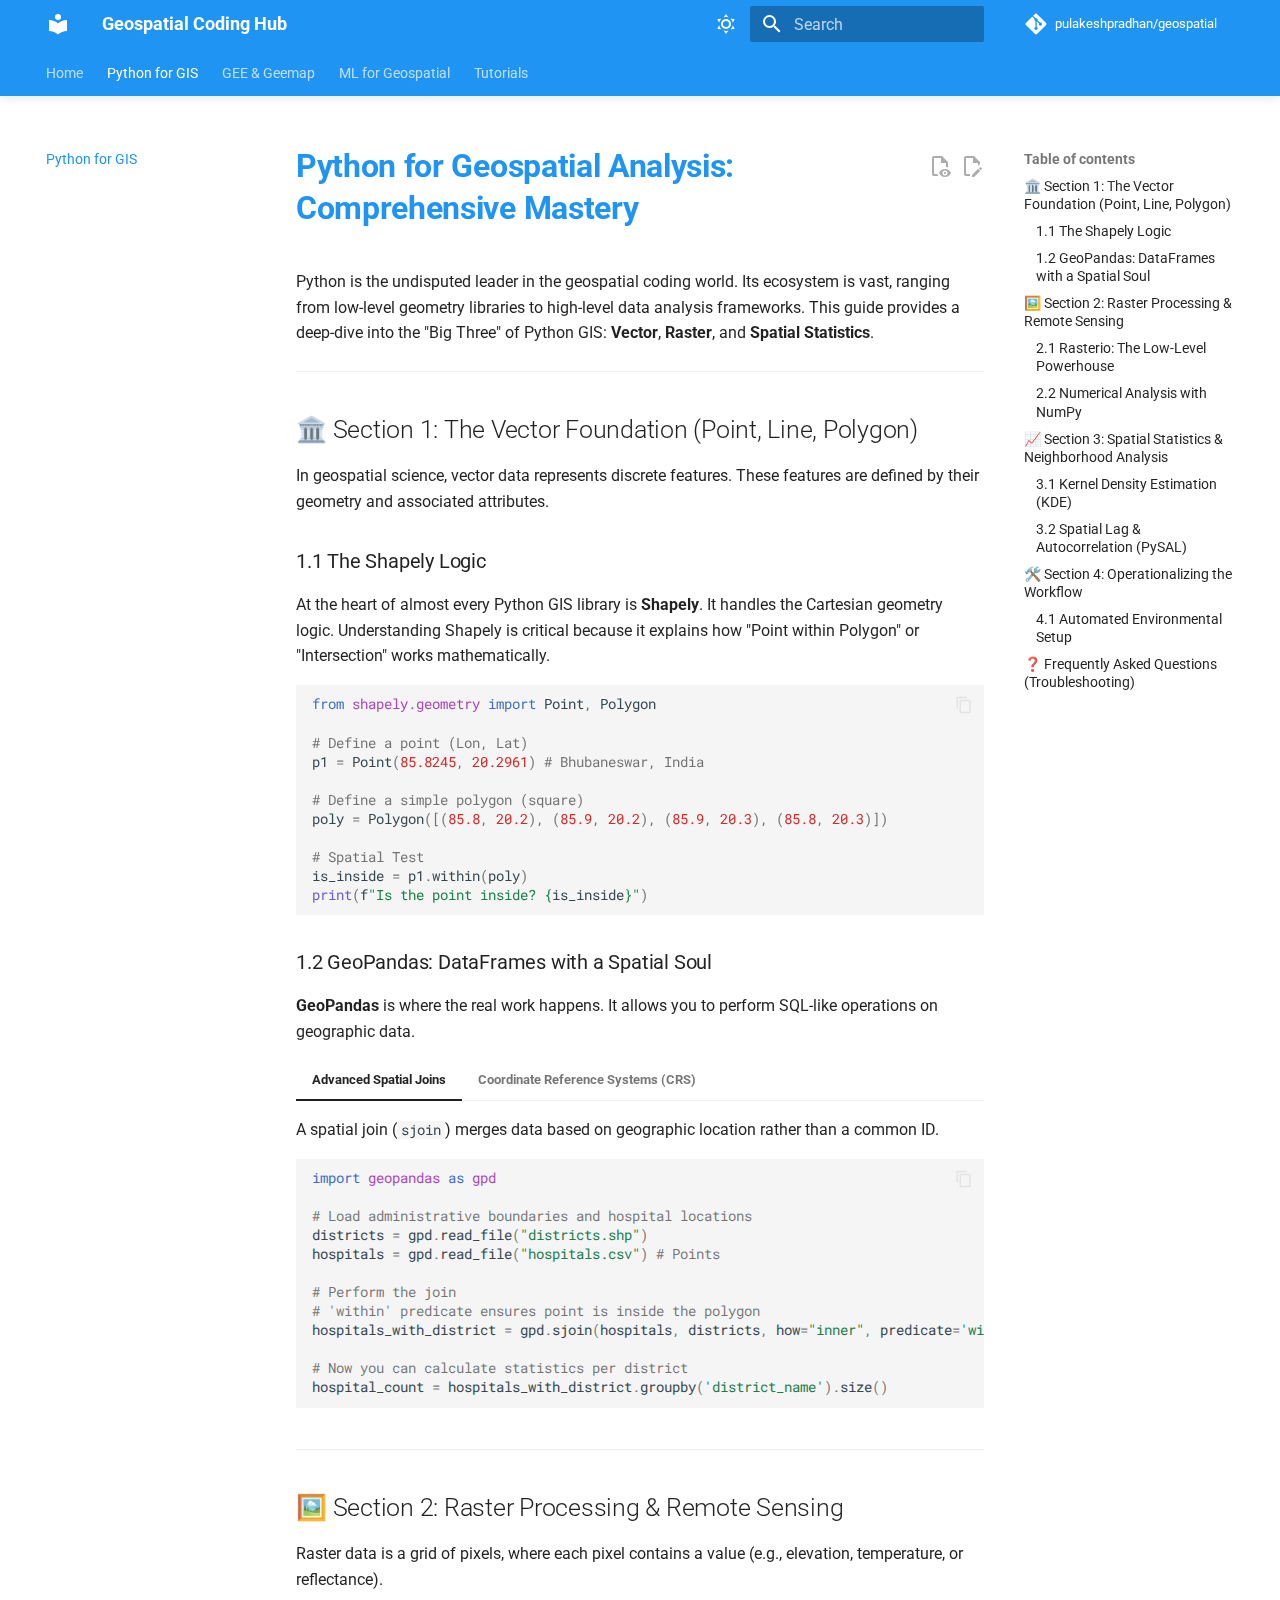
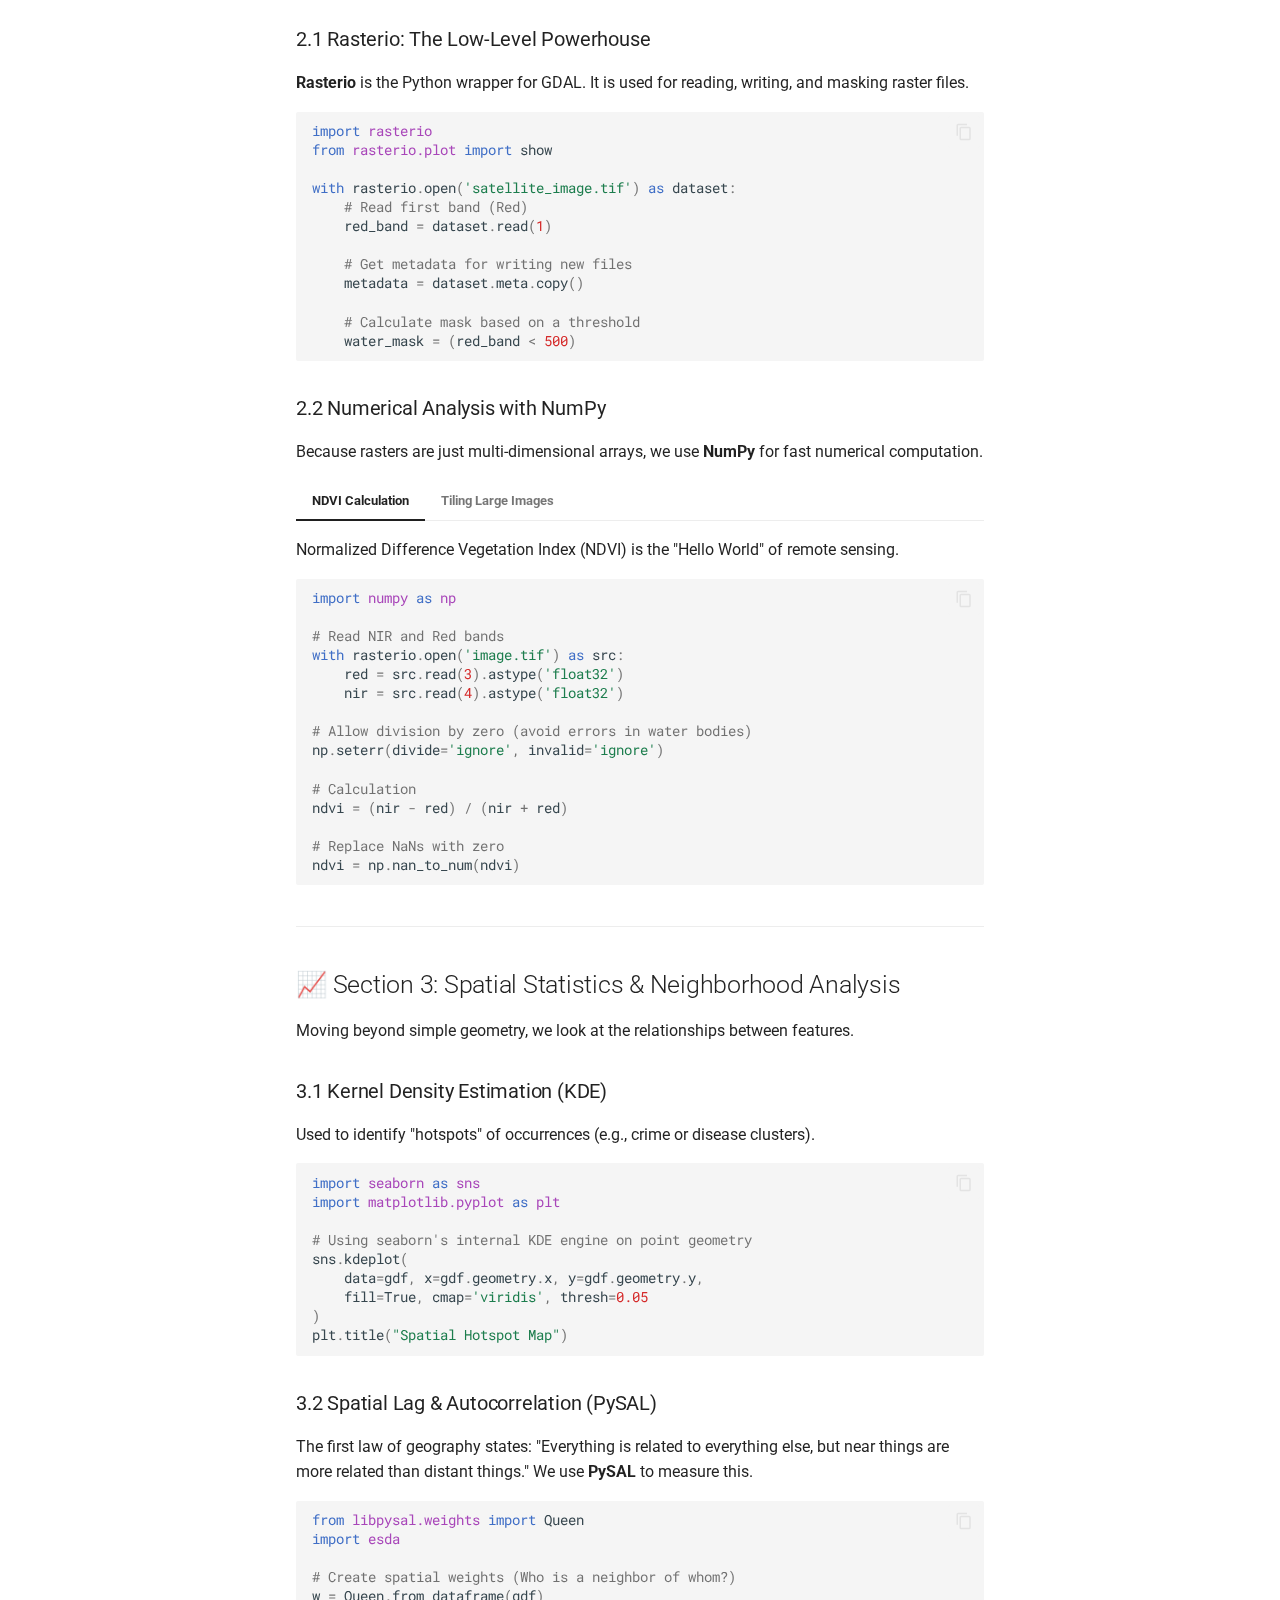
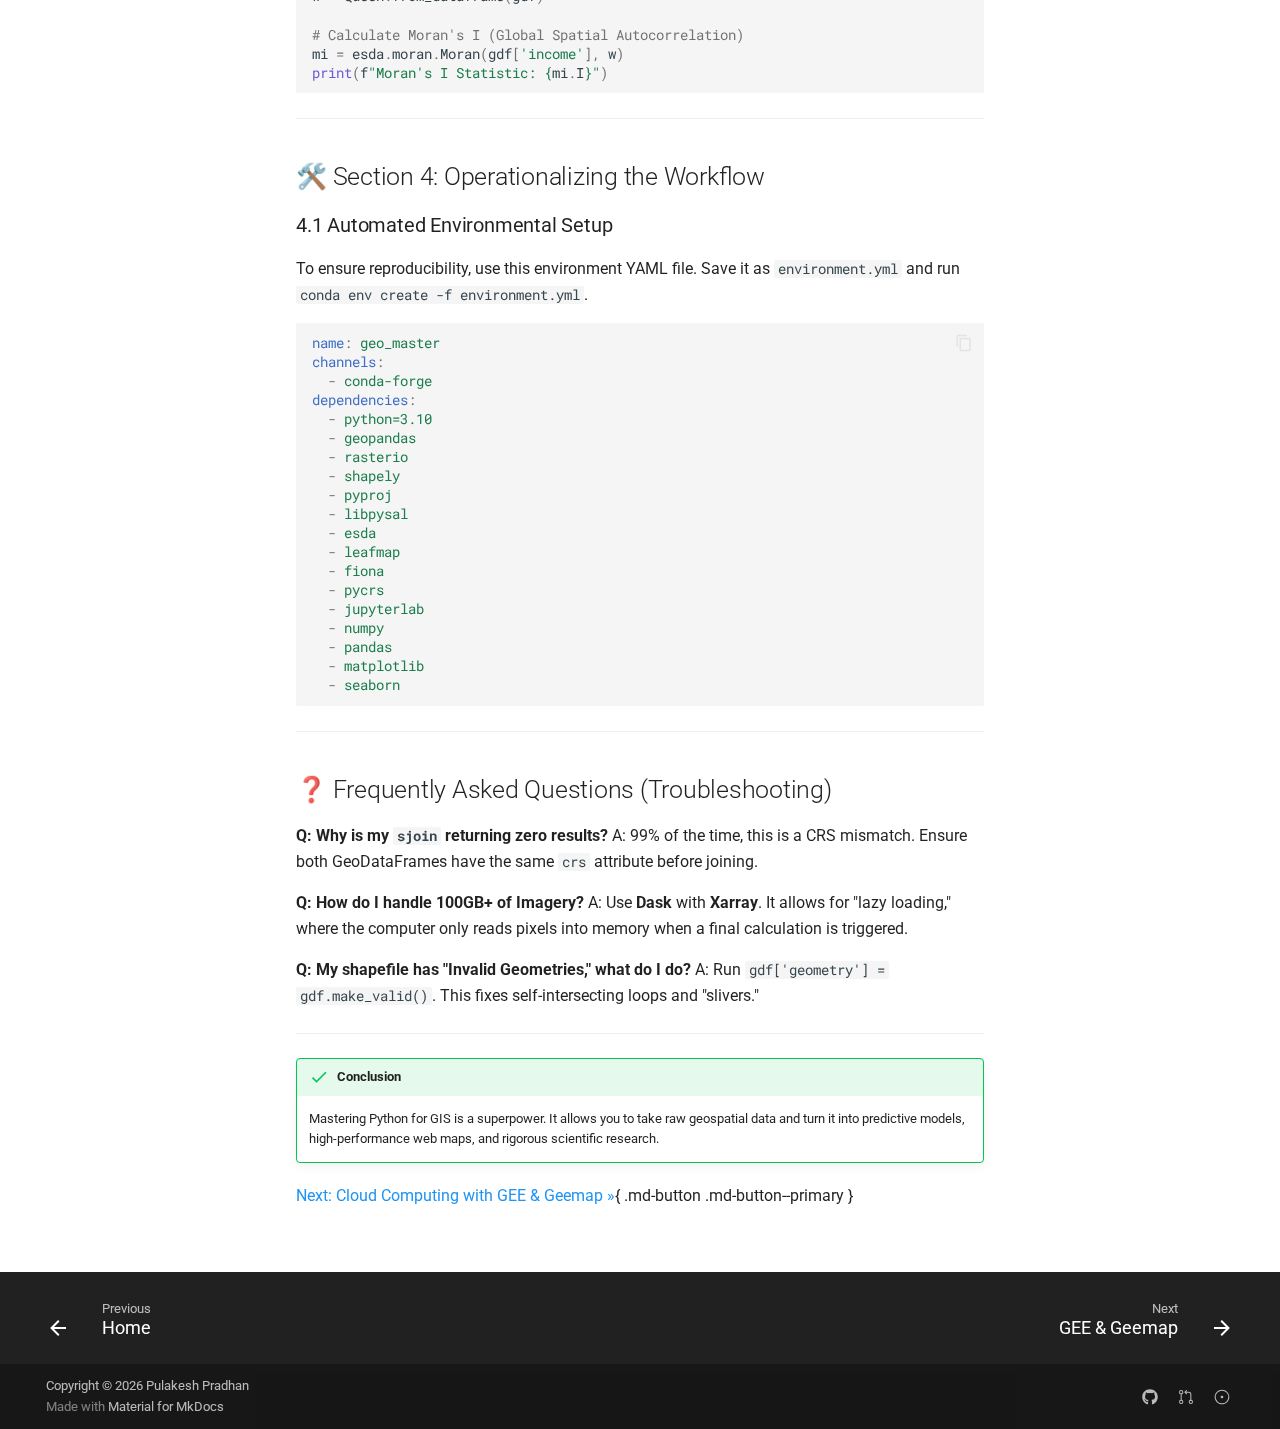
<file: python_gis/index.html>
<!doctype html>
<html lang="en" class="no-js">
  <head>
    
      <meta charset="utf-8">
      <meta name="viewport" content="width=device-width,initial-scale=1">
      
        <meta name="description" content="A simple and efficient guide for coding in geospatial science.">
      
      
        <meta name="author" content="Pulakesh Pradhan">
      
      
        <link rel="canonical" href="https://pulakeshpradhan.github.io/geospatial/python_gis/">
      
      
        <link rel="prev" href="..">
      
      
        <link rel="next" href="../gee_geemap/">
      
      
        
      
      
      <link rel="icon" href="../assets/images/favicon.png">
      <meta name="generator" content="mkdocs-1.6.1, mkdocs-material-9.7.1">
    
    
      
        <title>Python for GIS - Geospatial Coding Hub</title>
      
    
    
      <link rel="stylesheet" href="../assets/stylesheets/main.484c7ddc.min.css">
      
        
        <link rel="stylesheet" href="../assets/stylesheets/palette.ab4e12ef.min.css">
      
      


    
    
      
    
    
      
        
        
        <link rel="preconnect" href="https://fonts.gstatic.com" crossorigin>
        <link rel="stylesheet" href="https://fonts.googleapis.com/css?family=Roboto:300,300i,400,400i,700,700i%7CRoboto+Mono:400,400i,700,700i&display=fallback">
        <style>:root{--md-text-font:"Roboto";--md-code-font:"Roboto Mono"}</style>
      
    
    
      <link rel="stylesheet" href="../stylesheets/custom.css">
    
    <script>__md_scope=new URL("..",location),__md_hash=e=>[...e].reduce(((e,_)=>(e<<5)-e+_.charCodeAt(0)),0),__md_get=(e,_=localStorage,t=__md_scope)=>JSON.parse(_.getItem(t.pathname+"."+e)),__md_set=(e,_,t=localStorage,a=__md_scope)=>{try{t.setItem(a.pathname+"."+e,JSON.stringify(_))}catch(e){}}</script>
    
      

    
    
  </head>
  
  
    
    
      
    
    
    
    
    <body dir="ltr" data-md-color-scheme="default" data-md-color-primary="blue" data-md-color-accent="indigo">
  
    
    <input class="md-toggle" data-md-toggle="drawer" type="checkbox" id="__drawer" autocomplete="off">
    <input class="md-toggle" data-md-toggle="search" type="checkbox" id="__search" autocomplete="off">
    <label class="md-overlay" for="__drawer"></label>
    <div data-md-component="skip">
      
        
        <a href="#python-for-geospatial-analysis-comprehensive-mastery" class="md-skip">
          Skip to content
        </a>
      
    </div>
    <div data-md-component="announce">
      
    </div>
    
    
      

  

<header class="md-header md-header--shadow md-header--lifted" data-md-component="header">
  <nav class="md-header__inner md-grid" aria-label="Header">
    <a href=".." title="Geospatial Coding Hub" class="md-header__button md-logo" aria-label="Geospatial Coding Hub" data-md-component="logo">
      
  
  <svg xmlns="http://www.w3.org/2000/svg" viewBox="0 0 24 24"><path d="M12 8a3 3 0 0 0 3-3 3 3 0 0 0-3-3 3 3 0 0 0-3 3 3 3 0 0 0 3 3m0 3.54C9.64 9.35 6.5 8 3 8v11c3.5 0 6.64 1.35 9 3.54 2.36-2.19 5.5-3.54 9-3.54V8c-3.5 0-6.64 1.35-9 3.54"/></svg>

    </a>
    <label class="md-header__button md-icon" for="__drawer">
      
      <svg xmlns="http://www.w3.org/2000/svg" viewBox="0 0 24 24"><path d="M3 6h18v2H3zm0 5h18v2H3zm0 5h18v2H3z"/></svg>
    </label>
    <div class="md-header__title" data-md-component="header-title">
      <div class="md-header__ellipsis">
        <div class="md-header__topic">
          <span class="md-ellipsis">
            Geospatial Coding Hub
          </span>
        </div>
        <div class="md-header__topic" data-md-component="header-topic">
          <span class="md-ellipsis">
            
              Python for GIS
            
          </span>
        </div>
      </div>
    </div>
    
      
        <form class="md-header__option" data-md-component="palette">
  
    
    
    
    <input class="md-option" data-md-color-media="" data-md-color-scheme="default" data-md-color-primary="blue" data-md-color-accent="indigo"  aria-label="Switch to dark mode"  type="radio" name="__palette" id="__palette_0">
    
      <label class="md-header__button md-icon" title="Switch to dark mode" for="__palette_1" hidden>
        <svg xmlns="http://www.w3.org/2000/svg" viewBox="0 0 24 24"><path d="M12 7a5 5 0 0 1 5 5 5 5 0 0 1-5 5 5 5 0 0 1-5-5 5 5 0 0 1 5-5m0 2a3 3 0 0 0-3 3 3 3 0 0 0 3 3 3 3 0 0 0 3-3 3 3 0 0 0-3-3m0-7 2.39 3.42C13.65 5.15 12.84 5 12 5s-1.65.15-2.39.42zM3.34 7l4.16-.35A7.2 7.2 0 0 0 5.94 8.5c-.44.74-.69 1.5-.83 2.29zm.02 10 1.76-3.77a7.131 7.131 0 0 0 2.38 4.14zM20.65 7l-1.77 3.79a7.02 7.02 0 0 0-2.38-4.15zm-.01 10-4.14.36c.59-.51 1.12-1.14 1.54-1.86.42-.73.69-1.5.83-2.29zM12 22l-2.41-3.44c.74.27 1.55.44 2.41.44.82 0 1.63-.17 2.37-.44z"/></svg>
      </label>
    
  
    
    
    
    <input class="md-option" data-md-color-media="" data-md-color-scheme="slate" data-md-color-primary="blue" data-md-color-accent="indigo"  aria-label="Switch to light mode"  type="radio" name="__palette" id="__palette_1">
    
      <label class="md-header__button md-icon" title="Switch to light mode" for="__palette_0" hidden>
        <svg xmlns="http://www.w3.org/2000/svg" viewBox="0 0 24 24"><path d="m17.75 4.09-2.53 1.94.91 3.06-2.63-1.81-2.63 1.81.91-3.06-2.53-1.94L12.44 4l1.06-3 1.06 3zm3.5 6.91-1.64 1.25.59 1.98-1.7-1.17-1.7 1.17.59-1.98L15.75 11l2.06-.05L18.5 9l.69 1.95zm-2.28 4.95c.83-.08 1.72 1.1 1.19 1.85-.32.45-.66.87-1.08 1.27C15.17 23 8.84 23 4.94 19.07c-3.91-3.9-3.91-10.24 0-14.14.4-.4.82-.76 1.27-1.08.75-.53 1.93.36 1.85 1.19-.27 2.86.69 5.83 2.89 8.02a9.96 9.96 0 0 0 8.02 2.89m-1.64 2.02a12.08 12.08 0 0 1-7.8-3.47c-2.17-2.19-3.33-5-3.49-7.82-2.81 3.14-2.7 7.96.31 10.98 3.02 3.01 7.84 3.12 10.98.31"/></svg>
      </label>
    
  
</form>
      
    
    
      <script>var palette=__md_get("__palette");if(palette&&palette.color){if("(prefers-color-scheme)"===palette.color.media){var media=matchMedia("(prefers-color-scheme: light)"),input=document.querySelector(media.matches?"[data-md-color-media='(prefers-color-scheme: light)']":"[data-md-color-media='(prefers-color-scheme: dark)']");palette.color.media=input.getAttribute("data-md-color-media"),palette.color.scheme=input.getAttribute("data-md-color-scheme"),palette.color.primary=input.getAttribute("data-md-color-primary"),palette.color.accent=input.getAttribute("data-md-color-accent")}for(var[key,value]of Object.entries(palette.color))document.body.setAttribute("data-md-color-"+key,value)}</script>
    
    
    
      
      
        <label class="md-header__button md-icon" for="__search">
          
          <svg xmlns="http://www.w3.org/2000/svg" viewBox="0 0 24 24"><path d="M9.5 3A6.5 6.5 0 0 1 16 9.5c0 1.61-.59 3.09-1.56 4.23l.27.27h.79l5 5-1.5 1.5-5-5v-.79l-.27-.27A6.52 6.52 0 0 1 9.5 16 6.5 6.5 0 0 1 3 9.5 6.5 6.5 0 0 1 9.5 3m0 2C7 5 5 7 5 9.5S7 14 9.5 14 14 12 14 9.5 12 5 9.5 5"/></svg>
        </label>
        <div class="md-search" data-md-component="search" role="dialog">
  <label class="md-search__overlay" for="__search"></label>
  <div class="md-search__inner" role="search">
    <form class="md-search__form" name="search">
      <input type="text" class="md-search__input" name="query" aria-label="Search" placeholder="Search" autocapitalize="off" autocorrect="off" autocomplete="off" spellcheck="false" data-md-component="search-query" required>
      <label class="md-search__icon md-icon" for="__search">
        
        <svg xmlns="http://www.w3.org/2000/svg" viewBox="0 0 24 24"><path d="M9.5 3A6.5 6.5 0 0 1 16 9.5c0 1.61-.59 3.09-1.56 4.23l.27.27h.79l5 5-1.5 1.5-5-5v-.79l-.27-.27A6.52 6.52 0 0 1 9.5 16 6.5 6.5 0 0 1 3 9.5 6.5 6.5 0 0 1 9.5 3m0 2C7 5 5 7 5 9.5S7 14 9.5 14 14 12 14 9.5 12 5 9.5 5"/></svg>
        
        <svg xmlns="http://www.w3.org/2000/svg" viewBox="0 0 24 24"><path d="M20 11v2H8l5.5 5.5-1.42 1.42L4.16 12l7.92-7.92L13.5 5.5 8 11z"/></svg>
      </label>
      <nav class="md-search__options" aria-label="Search">
        
        <button type="reset" class="md-search__icon md-icon" title="Clear" aria-label="Clear" tabindex="-1">
          
          <svg xmlns="http://www.w3.org/2000/svg" viewBox="0 0 24 24"><path d="M19 6.41 17.59 5 12 10.59 6.41 5 5 6.41 10.59 12 5 17.59 6.41 19 12 13.41 17.59 19 19 17.59 13.41 12z"/></svg>
        </button>
      </nav>
      
        <div class="md-search__suggest" data-md-component="search-suggest"></div>
      
    </form>
    <div class="md-search__output">
      <div class="md-search__scrollwrap" tabindex="0" data-md-scrollfix>
        <div class="md-search-result" data-md-component="search-result">
          <div class="md-search-result__meta">
            Initializing search
          </div>
          <ol class="md-search-result__list" role="presentation"></ol>
        </div>
      </div>
    </div>
  </div>
</div>
      
    
    
      <div class="md-header__source">
        <a href="https://github.com/pulakeshpradhan/geospatial" title="Go to repository" class="md-source" data-md-component="source">
  <div class="md-source__icon md-icon">
    
    <svg xmlns="http://www.w3.org/2000/svg" viewBox="0 0 448 512"><!--! Font Awesome Free 7.1.0 by @fontawesome - https://fontawesome.com License - https://fontawesome.com/license/free (Icons: CC BY 4.0, Fonts: SIL OFL 1.1, Code: MIT License) Copyright 2025 Fonticons, Inc.--><path d="M439.6 236.1 244 40.5c-5.4-5.5-12.8-8.5-20.4-8.5s-15 3-20.4 8.4L162.5 81l51.5 51.5c27.1-9.1 52.7 16.8 43.4 43.7l49.7 49.7c34.2-11.8 61.2 31 35.5 56.7-26.5 26.5-70.2-2.9-56-37.3L240.3 199v121.9c25.3 12.5 22.3 41.8 9.1 55-6.4 6.4-15.2 10.1-24.3 10.1s-17.8-3.6-24.3-10.1c-17.6-17.6-11.1-46.9 11.2-56v-123c-20.8-8.5-24.6-30.7-18.6-45L142.6 101 8.5 235.1C3 240.6 0 247.9 0 255.5s3 15 8.5 20.4l195.6 195.7c5.4 5.4 12.7 8.4 20.4 8.4s15-3 20.4-8.4l194.7-194.7c5.4-5.4 8.4-12.8 8.4-20.4s-3-15-8.4-20.4"/></svg>
  </div>
  <div class="md-source__repository">
    pulakeshpradhan/geospatial
  </div>
</a>
      </div>
    
  </nav>
  
    
      
<nav class="md-tabs" aria-label="Tabs" data-md-component="tabs">
  <div class="md-grid">
    <ul class="md-tabs__list">
      
        
  
  
  
  
    <li class="md-tabs__item">
      <a href=".." class="md-tabs__link">
        
  
  
    
  
  Home

      </a>
    </li>
  

      
        
  
  
  
    
  
  
    <li class="md-tabs__item md-tabs__item--active">
      <a href="./" class="md-tabs__link">
        
  
  
    
  
  Python for GIS

      </a>
    </li>
  

      
        
  
  
  
  
    <li class="md-tabs__item">
      <a href="../gee_geemap/" class="md-tabs__link">
        
  
  
    
  
  GEE & Geemap

      </a>
    </li>
  

      
        
  
  
  
  
    <li class="md-tabs__item">
      <a href="../ml_geospatial/" class="md-tabs__link">
        
  
  
    
  
  ML for Geospatial

      </a>
    </li>
  

      
        
  
  
  
  
    <li class="md-tabs__item">
      <a href="../tutorials/" class="md-tabs__link">
        
  
  
    
  
  Tutorials

      </a>
    </li>
  

      
    </ul>
  </div>
</nav>
    
  
</header>
    
    <div class="md-container" data-md-component="container">
      
      
        
      
      <main class="md-main" data-md-component="main">
        <div class="md-main__inner md-grid">
          
            
              
              <div class="md-sidebar md-sidebar--primary" data-md-component="sidebar" data-md-type="navigation" >
                <div class="md-sidebar__scrollwrap">
                  <div class="md-sidebar__inner">
                    


  


<nav class="md-nav md-nav--primary md-nav--lifted" aria-label="Navigation" data-md-level="0">
  <label class="md-nav__title" for="__drawer">
    <a href=".." title="Geospatial Coding Hub" class="md-nav__button md-logo" aria-label="Geospatial Coding Hub" data-md-component="logo">
      
  
  <svg xmlns="http://www.w3.org/2000/svg" viewBox="0 0 24 24"><path d="M12 8a3 3 0 0 0 3-3 3 3 0 0 0-3-3 3 3 0 0 0-3 3 3 3 0 0 0 3 3m0 3.54C9.64 9.35 6.5 8 3 8v11c3.5 0 6.64 1.35 9 3.54 2.36-2.19 5.5-3.54 9-3.54V8c-3.5 0-6.64 1.35-9 3.54"/></svg>

    </a>
    Geospatial Coding Hub
  </label>
  
    <div class="md-nav__source">
      <a href="https://github.com/pulakeshpradhan/geospatial" title="Go to repository" class="md-source" data-md-component="source">
  <div class="md-source__icon md-icon">
    
    <svg xmlns="http://www.w3.org/2000/svg" viewBox="0 0 448 512"><!--! Font Awesome Free 7.1.0 by @fontawesome - https://fontawesome.com License - https://fontawesome.com/license/free (Icons: CC BY 4.0, Fonts: SIL OFL 1.1, Code: MIT License) Copyright 2025 Fonticons, Inc.--><path d="M439.6 236.1 244 40.5c-5.4-5.5-12.8-8.5-20.4-8.5s-15 3-20.4 8.4L162.5 81l51.5 51.5c27.1-9.1 52.7 16.8 43.4 43.7l49.7 49.7c34.2-11.8 61.2 31 35.5 56.7-26.5 26.5-70.2-2.9-56-37.3L240.3 199v121.9c25.3 12.5 22.3 41.8 9.1 55-6.4 6.4-15.2 10.1-24.3 10.1s-17.8-3.6-24.3-10.1c-17.6-17.6-11.1-46.9 11.2-56v-123c-20.8-8.5-24.6-30.7-18.6-45L142.6 101 8.5 235.1C3 240.6 0 247.9 0 255.5s3 15 8.5 20.4l195.6 195.7c5.4 5.4 12.7 8.4 20.4 8.4s15-3 20.4-8.4l194.7-194.7c5.4-5.4 8.4-12.8 8.4-20.4s-3-15-8.4-20.4"/></svg>
  </div>
  <div class="md-source__repository">
    pulakeshpradhan/geospatial
  </div>
</a>
    </div>
  
  <ul class="md-nav__list" data-md-scrollfix>
    
      
      
  
  
  
  
    <li class="md-nav__item">
      <a href=".." class="md-nav__link">
        
  
  
  <span class="md-ellipsis">
    
  
    Home
  

    
  </span>
  
  

      </a>
    </li>
  

    
      
      
  
  
    
  
  
  
    <li class="md-nav__item md-nav__item--active">
      
      <input class="md-nav__toggle md-toggle" type="checkbox" id="__toc">
      
      
        
      
      
        <label class="md-nav__link md-nav__link--active" for="__toc">
          
  
  
  <span class="md-ellipsis">
    
  
    Python for GIS
  

    
  </span>
  
  

          <span class="md-nav__icon md-icon"></span>
        </label>
      
      <a href="./" class="md-nav__link md-nav__link--active">
        
  
  
  <span class="md-ellipsis">
    
  
    Python for GIS
  

    
  </span>
  
  

      </a>
      
        

<nav class="md-nav md-nav--secondary" aria-label="Table of contents">
  
  
  
    
  
  
    <label class="md-nav__title" for="__toc">
      <span class="md-nav__icon md-icon"></span>
      Table of contents
    </label>
    <ul class="md-nav__list" data-md-component="toc" data-md-scrollfix>
      
        <li class="md-nav__item">
  <a href="#section-1-the-vector-foundation-point-line-polygon" class="md-nav__link">
    <span class="md-ellipsis">
      
        🏛️ Section 1: The Vector Foundation (Point, Line, Polygon)
      
    </span>
  </a>
  
    <nav class="md-nav" aria-label="🏛️ Section 1: The Vector Foundation (Point, Line, Polygon)">
      <ul class="md-nav__list">
        
          <li class="md-nav__item">
  <a href="#11-the-shapely-logic" class="md-nav__link">
    <span class="md-ellipsis">
      
        1.1 The Shapely Logic
      
    </span>
  </a>
  
</li>
        
          <li class="md-nav__item">
  <a href="#12-geopandas-dataframes-with-a-spatial-soul" class="md-nav__link">
    <span class="md-ellipsis">
      
        1.2 GeoPandas: DataFrames with a Spatial Soul
      
    </span>
  </a>
  
</li>
        
      </ul>
    </nav>
  
</li>
      
        <li class="md-nav__item">
  <a href="#section-2-raster-processing-remote-sensing" class="md-nav__link">
    <span class="md-ellipsis">
      
        🖼️ Section 2: Raster Processing &amp; Remote Sensing
      
    </span>
  </a>
  
    <nav class="md-nav" aria-label="🖼️ Section 2: Raster Processing &amp; Remote Sensing">
      <ul class="md-nav__list">
        
          <li class="md-nav__item">
  <a href="#21-rasterio-the-low-level-powerhouse" class="md-nav__link">
    <span class="md-ellipsis">
      
        2.1 Rasterio: The Low-Level Powerhouse
      
    </span>
  </a>
  
</li>
        
          <li class="md-nav__item">
  <a href="#22-numerical-analysis-with-numpy" class="md-nav__link">
    <span class="md-ellipsis">
      
        2.2 Numerical Analysis with NumPy
      
    </span>
  </a>
  
</li>
        
      </ul>
    </nav>
  
</li>
      
        <li class="md-nav__item">
  <a href="#section-3-spatial-statistics-neighborhood-analysis" class="md-nav__link">
    <span class="md-ellipsis">
      
        📈 Section 3: Spatial Statistics &amp; Neighborhood Analysis
      
    </span>
  </a>
  
    <nav class="md-nav" aria-label="📈 Section 3: Spatial Statistics &amp; Neighborhood Analysis">
      <ul class="md-nav__list">
        
          <li class="md-nav__item">
  <a href="#31-kernel-density-estimation-kde" class="md-nav__link">
    <span class="md-ellipsis">
      
        3.1 Kernel Density Estimation (KDE)
      
    </span>
  </a>
  
</li>
        
          <li class="md-nav__item">
  <a href="#32-spatial-lag-autocorrelation-pysal" class="md-nav__link">
    <span class="md-ellipsis">
      
        3.2 Spatial Lag &amp; Autocorrelation (PySAL)
      
    </span>
  </a>
  
</li>
        
      </ul>
    </nav>
  
</li>
      
        <li class="md-nav__item">
  <a href="#section-4-operationalizing-the-workflow" class="md-nav__link">
    <span class="md-ellipsis">
      
        🛠️ Section 4: Operationalizing the Workflow
      
    </span>
  </a>
  
    <nav class="md-nav" aria-label="🛠️ Section 4: Operationalizing the Workflow">
      <ul class="md-nav__list">
        
          <li class="md-nav__item">
  <a href="#41-automated-environmental-setup" class="md-nav__link">
    <span class="md-ellipsis">
      
        4.1 Automated Environmental Setup
      
    </span>
  </a>
  
</li>
        
      </ul>
    </nav>
  
</li>
      
        <li class="md-nav__item">
  <a href="#frequently-asked-questions-troubleshooting" class="md-nav__link">
    <span class="md-ellipsis">
      
        ❓ Frequently Asked Questions (Troubleshooting)
      
    </span>
  </a>
  
</li>
      
    </ul>
  
</nav>
      
    </li>
  

    
      
      
  
  
  
  
    <li class="md-nav__item">
      <a href="../gee_geemap/" class="md-nav__link">
        
  
  
  <span class="md-ellipsis">
    
  
    GEE & Geemap
  

    
  </span>
  
  

      </a>
    </li>
  

    
      
      
  
  
  
  
    <li class="md-nav__item">
      <a href="../ml_geospatial/" class="md-nav__link">
        
  
  
  <span class="md-ellipsis">
    
  
    ML for Geospatial
  

    
  </span>
  
  

      </a>
    </li>
  

    
      
      
  
  
  
  
    <li class="md-nav__item">
      <a href="../tutorials/" class="md-nav__link">
        
  
  
  <span class="md-ellipsis">
    
  
    Tutorials
  

    
  </span>
  
  

      </a>
    </li>
  

    
  </ul>
</nav>
                  </div>
                </div>
              </div>
            
            
              
              <div class="md-sidebar md-sidebar--secondary" data-md-component="sidebar" data-md-type="toc" >
                <div class="md-sidebar__scrollwrap">
                  <div class="md-sidebar__inner">
                    

<nav class="md-nav md-nav--secondary" aria-label="Table of contents">
  
  
  
    
  
  
    <label class="md-nav__title" for="__toc">
      <span class="md-nav__icon md-icon"></span>
      Table of contents
    </label>
    <ul class="md-nav__list" data-md-component="toc" data-md-scrollfix>
      
        <li class="md-nav__item">
  <a href="#section-1-the-vector-foundation-point-line-polygon" class="md-nav__link">
    <span class="md-ellipsis">
      
        🏛️ Section 1: The Vector Foundation (Point, Line, Polygon)
      
    </span>
  </a>
  
    <nav class="md-nav" aria-label="🏛️ Section 1: The Vector Foundation (Point, Line, Polygon)">
      <ul class="md-nav__list">
        
          <li class="md-nav__item">
  <a href="#11-the-shapely-logic" class="md-nav__link">
    <span class="md-ellipsis">
      
        1.1 The Shapely Logic
      
    </span>
  </a>
  
</li>
        
          <li class="md-nav__item">
  <a href="#12-geopandas-dataframes-with-a-spatial-soul" class="md-nav__link">
    <span class="md-ellipsis">
      
        1.2 GeoPandas: DataFrames with a Spatial Soul
      
    </span>
  </a>
  
</li>
        
      </ul>
    </nav>
  
</li>
      
        <li class="md-nav__item">
  <a href="#section-2-raster-processing-remote-sensing" class="md-nav__link">
    <span class="md-ellipsis">
      
        🖼️ Section 2: Raster Processing &amp; Remote Sensing
      
    </span>
  </a>
  
    <nav class="md-nav" aria-label="🖼️ Section 2: Raster Processing &amp; Remote Sensing">
      <ul class="md-nav__list">
        
          <li class="md-nav__item">
  <a href="#21-rasterio-the-low-level-powerhouse" class="md-nav__link">
    <span class="md-ellipsis">
      
        2.1 Rasterio: The Low-Level Powerhouse
      
    </span>
  </a>
  
</li>
        
          <li class="md-nav__item">
  <a href="#22-numerical-analysis-with-numpy" class="md-nav__link">
    <span class="md-ellipsis">
      
        2.2 Numerical Analysis with NumPy
      
    </span>
  </a>
  
</li>
        
      </ul>
    </nav>
  
</li>
      
        <li class="md-nav__item">
  <a href="#section-3-spatial-statistics-neighborhood-analysis" class="md-nav__link">
    <span class="md-ellipsis">
      
        📈 Section 3: Spatial Statistics &amp; Neighborhood Analysis
      
    </span>
  </a>
  
    <nav class="md-nav" aria-label="📈 Section 3: Spatial Statistics &amp; Neighborhood Analysis">
      <ul class="md-nav__list">
        
          <li class="md-nav__item">
  <a href="#31-kernel-density-estimation-kde" class="md-nav__link">
    <span class="md-ellipsis">
      
        3.1 Kernel Density Estimation (KDE)
      
    </span>
  </a>
  
</li>
        
          <li class="md-nav__item">
  <a href="#32-spatial-lag-autocorrelation-pysal" class="md-nav__link">
    <span class="md-ellipsis">
      
        3.2 Spatial Lag &amp; Autocorrelation (PySAL)
      
    </span>
  </a>
  
</li>
        
      </ul>
    </nav>
  
</li>
      
        <li class="md-nav__item">
  <a href="#section-4-operationalizing-the-workflow" class="md-nav__link">
    <span class="md-ellipsis">
      
        🛠️ Section 4: Operationalizing the Workflow
      
    </span>
  </a>
  
    <nav class="md-nav" aria-label="🛠️ Section 4: Operationalizing the Workflow">
      <ul class="md-nav__list">
        
          <li class="md-nav__item">
  <a href="#41-automated-environmental-setup" class="md-nav__link">
    <span class="md-ellipsis">
      
        4.1 Automated Environmental Setup
      
    </span>
  </a>
  
</li>
        
      </ul>
    </nav>
  
</li>
      
        <li class="md-nav__item">
  <a href="#frequently-asked-questions-troubleshooting" class="md-nav__link">
    <span class="md-ellipsis">
      
        ❓ Frequently Asked Questions (Troubleshooting)
      
    </span>
  </a>
  
</li>
      
    </ul>
  
</nav>
                  </div>
                </div>
              </div>
            
          
          
            <div class="md-content" data-md-component="content">
              
              <article class="md-content__inner md-typeset">
                
                  


  
    <a href="https://github.com/pulakeshpradhan/geospatial/edit/main/docs/python_gis.md" title="Edit this page" class="md-content__button md-icon" rel="edit">
      
      <svg xmlns="http://www.w3.org/2000/svg" viewBox="0 0 24 24"><path d="M10 20H6V4h7v5h5v3.1l2-2V8l-6-6H6c-1.1 0-2 .9-2 2v16c0 1.1.9 2 2 2h4zm10.2-7c.1 0 .3.1.4.2l1.3 1.3c.2.2.2.6 0 .8l-1 1-2.1-2.1 1-1c.1-.1.2-.2.4-.2m0 3.9L14.1 23H12v-2.1l6.1-6.1z"/></svg>
    </a>
  
  
    
      
    
    <a href="https://github.com/pulakeshpradhan/geospatial/raw/main/docs/python_gis.md" title="View source of this page" class="md-content__button md-icon">
      
      <svg xmlns="http://www.w3.org/2000/svg" viewBox="0 0 24 24"><path d="M17 18c.56 0 1 .44 1 1s-.44 1-1 1-1-.44-1-1 .44-1 1-1m0-3c-2.73 0-5.06 1.66-6 4 .94 2.34 3.27 4 6 4s5.06-1.66 6-4c-.94-2.34-3.27-4-6-4m0 6.5a2.5 2.5 0 0 1-2.5-2.5 2.5 2.5 0 0 1 2.5-2.5 2.5 2.5 0 0 1 2.5 2.5 2.5 2.5 0 0 1-2.5 2.5M9.27 20H6V4h7v5h5v4.07c.7.08 1.36.25 2 .49V8l-6-6H6a2 2 0 0 0-2 2v16a2 2 0 0 0 2 2h4.5a8.2 8.2 0 0 1-1.23-2"/></svg>
    </a>
  


<h1 id="python-for-geospatial-analysis-comprehensive-mastery">Python for Geospatial Analysis: Comprehensive Mastery</h1>
<p>Python is the undisputed leader in the geospatial coding world. Its ecosystem is vast, ranging from low-level geometry libraries to high-level data analysis frameworks. This guide provides a deep-dive into the "Big Three" of Python GIS: <strong>Vector</strong>, <strong>Raster</strong>, and <strong>Spatial Statistics</strong>.</p>
<hr />
<h2 id="section-1-the-vector-foundation-point-line-polygon">🏛️ Section 1: The Vector Foundation (Point, Line, Polygon)</h2>
<p>In geospatial science, vector data represents discrete features. These features are defined by their geometry and associated attributes.</p>
<h3 id="11-the-shapely-logic">1.1 The Shapely Logic</h3>
<p>At the heart of almost every Python GIS library is <strong>Shapely</strong>. It handles the Cartesian geometry logic. Understanding Shapely is critical because it explains how "Point within Polygon" or "Intersection" works mathematically.</p>
<div class="highlight"><pre><span></span><code><a id="__codelineno-0-1" name="__codelineno-0-1" href="#__codelineno-0-1"></a><span class="kn">from</span><span class="w"> </span><span class="nn">shapely.geometry</span><span class="w"> </span><span class="kn">import</span> <span class="n">Point</span><span class="p">,</span> <span class="n">Polygon</span>
<a id="__codelineno-0-2" name="__codelineno-0-2" href="#__codelineno-0-2"></a>
<a id="__codelineno-0-3" name="__codelineno-0-3" href="#__codelineno-0-3"></a><span class="c1"># Define a point (Lon, Lat)</span>
<a id="__codelineno-0-4" name="__codelineno-0-4" href="#__codelineno-0-4"></a><span class="n">p1</span> <span class="o">=</span> <span class="n">Point</span><span class="p">(</span><span class="mf">85.8245</span><span class="p">,</span> <span class="mf">20.2961</span><span class="p">)</span> <span class="c1"># Bhubaneswar, India</span>
<a id="__codelineno-0-5" name="__codelineno-0-5" href="#__codelineno-0-5"></a>
<a id="__codelineno-0-6" name="__codelineno-0-6" href="#__codelineno-0-6"></a><span class="c1"># Define a simple polygon (square)</span>
<a id="__codelineno-0-7" name="__codelineno-0-7" href="#__codelineno-0-7"></a><span class="n">poly</span> <span class="o">=</span> <span class="n">Polygon</span><span class="p">([(</span><span class="mf">85.8</span><span class="p">,</span> <span class="mf">20.2</span><span class="p">),</span> <span class="p">(</span><span class="mf">85.9</span><span class="p">,</span> <span class="mf">20.2</span><span class="p">),</span> <span class="p">(</span><span class="mf">85.9</span><span class="p">,</span> <span class="mf">20.3</span><span class="p">),</span> <span class="p">(</span><span class="mf">85.8</span><span class="p">,</span> <span class="mf">20.3</span><span class="p">)])</span>
<a id="__codelineno-0-8" name="__codelineno-0-8" href="#__codelineno-0-8"></a>
<a id="__codelineno-0-9" name="__codelineno-0-9" href="#__codelineno-0-9"></a><span class="c1"># Spatial Test</span>
<a id="__codelineno-0-10" name="__codelineno-0-10" href="#__codelineno-0-10"></a><span class="n">is_inside</span> <span class="o">=</span> <span class="n">p1</span><span class="o">.</span><span class="n">within</span><span class="p">(</span><span class="n">poly</span><span class="p">)</span>
<a id="__codelineno-0-11" name="__codelineno-0-11" href="#__codelineno-0-11"></a><span class="nb">print</span><span class="p">(</span><span class="sa">f</span><span class="s2">&quot;Is the point inside? </span><span class="si">{</span><span class="n">is_inside</span><span class="si">}</span><span class="s2">&quot;</span><span class="p">)</span>
</code></pre></div>
<h3 id="12-geopandas-dataframes-with-a-spatial-soul">1.2 GeoPandas: DataFrames with a Spatial Soul</h3>
<p><strong>GeoPandas</strong> is where the real work happens. It allows you to perform SQL-like operations on geographic data.</p>
<div class="tabbed-set tabbed-alternate" data-tabs="1:2"><input checked="checked" id="__tabbed_1_1" name="__tabbed_1" type="radio" /><input id="__tabbed_1_2" name="__tabbed_1" type="radio" /><div class="tabbed-labels"><label for="__tabbed_1_1">Advanced Spatial Joins</label><label for="__tabbed_1_2">Coordinate Reference Systems (CRS)</label></div>
<div class="tabbed-content">
<div class="tabbed-block">
<p>A spatial join (<code>sjoin</code>) merges data based on geographic location rather than a common ID.</p>
<div class="highlight"><pre><span></span><code><a id="__codelineno-1-1" name="__codelineno-1-1" href="#__codelineno-1-1"></a><span class="kn">import</span><span class="w"> </span><span class="nn">geopandas</span><span class="w"> </span><span class="k">as</span><span class="w"> </span><span class="nn">gpd</span>
<a id="__codelineno-1-2" name="__codelineno-1-2" href="#__codelineno-1-2"></a>
<a id="__codelineno-1-3" name="__codelineno-1-3" href="#__codelineno-1-3"></a><span class="c1"># Load administrative boundaries and hospital locations</span>
<a id="__codelineno-1-4" name="__codelineno-1-4" href="#__codelineno-1-4"></a><span class="n">districts</span> <span class="o">=</span> <span class="n">gpd</span><span class="o">.</span><span class="n">read_file</span><span class="p">(</span><span class="s2">&quot;districts.shp&quot;</span><span class="p">)</span>
<a id="__codelineno-1-5" name="__codelineno-1-5" href="#__codelineno-1-5"></a><span class="n">hospitals</span> <span class="o">=</span> <span class="n">gpd</span><span class="o">.</span><span class="n">read_file</span><span class="p">(</span><span class="s2">&quot;hospitals.csv&quot;</span><span class="p">)</span> <span class="c1"># Points</span>
<a id="__codelineno-1-6" name="__codelineno-1-6" href="#__codelineno-1-6"></a>
<a id="__codelineno-1-7" name="__codelineno-1-7" href="#__codelineno-1-7"></a><span class="c1"># Perform the join</span>
<a id="__codelineno-1-8" name="__codelineno-1-8" href="#__codelineno-1-8"></a><span class="c1"># &#39;within&#39; predicate ensures point is inside the polygon</span>
<a id="__codelineno-1-9" name="__codelineno-1-9" href="#__codelineno-1-9"></a><span class="n">hospitals_with_district</span> <span class="o">=</span> <span class="n">gpd</span><span class="o">.</span><span class="n">sjoin</span><span class="p">(</span><span class="n">hospitals</span><span class="p">,</span> <span class="n">districts</span><span class="p">,</span> <span class="n">how</span><span class="o">=</span><span class="s2">&quot;inner&quot;</span><span class="p">,</span> <span class="n">predicate</span><span class="o">=</span><span class="s1">&#39;within&#39;</span><span class="p">)</span>
<a id="__codelineno-1-10" name="__codelineno-1-10" href="#__codelineno-1-10"></a>
<a id="__codelineno-1-11" name="__codelineno-1-11" href="#__codelineno-1-11"></a><span class="c1"># Now you can calculate statistics per district</span>
<a id="__codelineno-1-12" name="__codelineno-1-12" href="#__codelineno-1-12"></a><span class="n">hospital_count</span> <span class="o">=</span> <span class="n">hospitals_with_district</span><span class="o">.</span><span class="n">groupby</span><span class="p">(</span><span class="s1">&#39;district_name&#39;</span><span class="p">)</span><span class="o">.</span><span class="n">size</span><span class="p">()</span>
</code></pre></div>
</div>
<div class="tabbed-block">
<p>One of the leading causes of error in GIS is mismatched CRS. A computer cannot calculate distance between Lon/Lat degrees (WGS84) accurately without projecting to meters (UTM).</p>
<div class="highlight"><pre><span></span><code><a id="__codelineno-2-1" name="__codelineno-2-1" href="#__codelineno-2-1"></a><span class="c1"># Check current CRS</span>
<a id="__codelineno-2-2" name="__codelineno-2-2" href="#__codelineno-2-2"></a><span class="nb">print</span><span class="p">(</span><span class="n">districts</span><span class="o">.</span><span class="n">crs</span><span class="p">)</span>
<a id="__codelineno-2-3" name="__codelineno-2-3" href="#__codelineno-2-3"></a>
<a id="__codelineno-2-4" name="__codelineno-2-4" href="#__codelineno-2-4"></a><span class="c1"># Reproject to a local UTM zone for accurate area calculation (in sq meters)</span>
<a id="__codelineno-2-5" name="__codelineno-2-5" href="#__codelineno-2-5"></a><span class="n">districts_utm</span> <span class="o">=</span> <span class="n">districts</span><span class="o">.</span><span class="n">to_crs</span><span class="p">(</span><span class="n">epsg</span><span class="o">=</span><span class="mi">32645</span><span class="p">)</span> <span class="c1"># UTM Zone 45N</span>
<a id="__codelineno-2-6" name="__codelineno-2-6" href="#__codelineno-2-6"></a><span class="n">districts</span><span class="p">[</span><span class="s1">&#39;area_km2&#39;</span><span class="p">]</span> <span class="o">=</span> <span class="n">districts_utm</span><span class="o">.</span><span class="n">area</span> <span class="o">/</span> <span class="mi">10</span><span class="o">**</span><span class="mi">6</span>
</code></pre></div>
</div>
</div>
</div>
<hr />
<h2 id="section-2-raster-processing-remote-sensing">🖼️ Section 2: Raster Processing &amp; Remote Sensing</h2>
<p>Raster data is a grid of pixels, where each pixel contains a value (e.g., elevation, temperature, or reflectance).</p>
<h3 id="21-rasterio-the-low-level-powerhouse">2.1 Rasterio: The Low-Level Powerhouse</h3>
<p><strong>Rasterio</strong> is the Python wrapper for GDAL. It is used for reading, writing, and masking raster files.</p>
<div class="highlight"><pre><span></span><code><a id="__codelineno-3-1" name="__codelineno-3-1" href="#__codelineno-3-1"></a><span class="kn">import</span><span class="w"> </span><span class="nn">rasterio</span>
<a id="__codelineno-3-2" name="__codelineno-3-2" href="#__codelineno-3-2"></a><span class="kn">from</span><span class="w"> </span><span class="nn">rasterio.plot</span><span class="w"> </span><span class="kn">import</span> <span class="n">show</span>
<a id="__codelineno-3-3" name="__codelineno-3-3" href="#__codelineno-3-3"></a>
<a id="__codelineno-3-4" name="__codelineno-3-4" href="#__codelineno-3-4"></a><span class="k">with</span> <span class="n">rasterio</span><span class="o">.</span><span class="n">open</span><span class="p">(</span><span class="s1">&#39;satellite_image.tif&#39;</span><span class="p">)</span> <span class="k">as</span> <span class="n">dataset</span><span class="p">:</span>
<a id="__codelineno-3-5" name="__codelineno-3-5" href="#__codelineno-3-5"></a>    <span class="c1"># Read first band (Red)</span>
<a id="__codelineno-3-6" name="__codelineno-3-6" href="#__codelineno-3-6"></a>    <span class="n">red_band</span> <span class="o">=</span> <span class="n">dataset</span><span class="o">.</span><span class="n">read</span><span class="p">(</span><span class="mi">1</span><span class="p">)</span>
<a id="__codelineno-3-7" name="__codelineno-3-7" href="#__codelineno-3-7"></a>
<a id="__codelineno-3-8" name="__codelineno-3-8" href="#__codelineno-3-8"></a>    <span class="c1"># Get metadata for writing new files</span>
<a id="__codelineno-3-9" name="__codelineno-3-9" href="#__codelineno-3-9"></a>    <span class="n">metadata</span> <span class="o">=</span> <span class="n">dataset</span><span class="o">.</span><span class="n">meta</span><span class="o">.</span><span class="n">copy</span><span class="p">()</span>
<a id="__codelineno-3-10" name="__codelineno-3-10" href="#__codelineno-3-10"></a>
<a id="__codelineno-3-11" name="__codelineno-3-11" href="#__codelineno-3-11"></a>    <span class="c1"># Calculate mask based on a threshold</span>
<a id="__codelineno-3-12" name="__codelineno-3-12" href="#__codelineno-3-12"></a>    <span class="n">water_mask</span> <span class="o">=</span> <span class="p">(</span><span class="n">red_band</span> <span class="o">&lt;</span> <span class="mi">500</span><span class="p">)</span>
</code></pre></div>
<h3 id="22-numerical-analysis-with-numpy">2.2 Numerical Analysis with NumPy</h3>
<p>Because rasters are just multi-dimensional arrays, we use <strong>NumPy</strong> for fast numerical computation.</p>
<div class="tabbed-set tabbed-alternate" data-tabs="2:2"><input checked="checked" id="__tabbed_2_1" name="__tabbed_2" type="radio" /><input id="__tabbed_2_2" name="__tabbed_2" type="radio" /><div class="tabbed-labels"><label for="__tabbed_2_1">NDVI Calculation</label><label for="__tabbed_2_2">Tiling Large Images</label></div>
<div class="tabbed-content">
<div class="tabbed-block">
<p>Normalized Difference Vegetation Index (NDVI) is the "Hello World" of remote sensing.</p>
<div class="highlight"><pre><span></span><code><a id="__codelineno-4-1" name="__codelineno-4-1" href="#__codelineno-4-1"></a><span class="kn">import</span><span class="w"> </span><span class="nn">numpy</span><span class="w"> </span><span class="k">as</span><span class="w"> </span><span class="nn">np</span>
<a id="__codelineno-4-2" name="__codelineno-4-2" href="#__codelineno-4-2"></a>
<a id="__codelineno-4-3" name="__codelineno-4-3" href="#__codelineno-4-3"></a><span class="c1"># Read NIR and Red bands</span>
<a id="__codelineno-4-4" name="__codelineno-4-4" href="#__codelineno-4-4"></a><span class="k">with</span> <span class="n">rasterio</span><span class="o">.</span><span class="n">open</span><span class="p">(</span><span class="s1">&#39;image.tif&#39;</span><span class="p">)</span> <span class="k">as</span> <span class="n">src</span><span class="p">:</span>
<a id="__codelineno-4-5" name="__codelineno-4-5" href="#__codelineno-4-5"></a>    <span class="n">red</span> <span class="o">=</span> <span class="n">src</span><span class="o">.</span><span class="n">read</span><span class="p">(</span><span class="mi">3</span><span class="p">)</span><span class="o">.</span><span class="n">astype</span><span class="p">(</span><span class="s1">&#39;float32&#39;</span><span class="p">)</span>
<a id="__codelineno-4-6" name="__codelineno-4-6" href="#__codelineno-4-6"></a>    <span class="n">nir</span> <span class="o">=</span> <span class="n">src</span><span class="o">.</span><span class="n">read</span><span class="p">(</span><span class="mi">4</span><span class="p">)</span><span class="o">.</span><span class="n">astype</span><span class="p">(</span><span class="s1">&#39;float32&#39;</span><span class="p">)</span>
<a id="__codelineno-4-7" name="__codelineno-4-7" href="#__codelineno-4-7"></a>
<a id="__codelineno-4-8" name="__codelineno-4-8" href="#__codelineno-4-8"></a><span class="c1"># Allow division by zero (avoid errors in water bodies)</span>
<a id="__codelineno-4-9" name="__codelineno-4-9" href="#__codelineno-4-9"></a><span class="n">np</span><span class="o">.</span><span class="n">seterr</span><span class="p">(</span><span class="n">divide</span><span class="o">=</span><span class="s1">&#39;ignore&#39;</span><span class="p">,</span> <span class="n">invalid</span><span class="o">=</span><span class="s1">&#39;ignore&#39;</span><span class="p">)</span>
<a id="__codelineno-4-10" name="__codelineno-4-10" href="#__codelineno-4-10"></a>
<a id="__codelineno-4-11" name="__codelineno-4-11" href="#__codelineno-4-11"></a><span class="c1"># Calculation</span>
<a id="__codelineno-4-12" name="__codelineno-4-12" href="#__codelineno-4-12"></a><span class="n">ndvi</span> <span class="o">=</span> <span class="p">(</span><span class="n">nir</span> <span class="o">-</span> <span class="n">red</span><span class="p">)</span> <span class="o">/</span> <span class="p">(</span><span class="n">nir</span> <span class="o">+</span> <span class="n">red</span><span class="p">)</span>
<a id="__codelineno-4-13" name="__codelineno-4-13" href="#__codelineno-4-13"></a>
<a id="__codelineno-4-14" name="__codelineno-4-14" href="#__codelineno-4-14"></a><span class="c1"># Replace NaNs with zero</span>
<a id="__codelineno-4-15" name="__codelineno-4-15" href="#__codelineno-4-15"></a><span class="n">ndvi</span> <span class="o">=</span> <span class="n">np</span><span class="o">.</span><span class="n">nan_to_num</span><span class="p">(</span><span class="n">ndvi</span><span class="p">)</span>
</code></pre></div>
</div>
<div class="tabbed-block">
<p>When an image is too large for RAM, we process it in windows (tiles).</p>
<div class="highlight"><pre><span></span><code><a id="__codelineno-5-1" name="__codelineno-5-1" href="#__codelineno-5-1"></a><span class="kn">from</span><span class="w"> </span><span class="nn">rasterio.windows</span><span class="w"> </span><span class="kn">import</span> <span class="n">Window</span>
<a id="__codelineno-5-2" name="__codelineno-5-2" href="#__codelineno-5-2"></a>
<a id="__codelineno-5-3" name="__codelineno-5-3" href="#__codelineno-5-3"></a><span class="k">with</span> <span class="n">rasterio</span><span class="o">.</span><span class="n">open</span><span class="p">(</span><span class="s1">&#39;massive_image.tif&#39;</span><span class="p">)</span> <span class="k">as</span> <span class="n">src</span><span class="p">:</span>
<a id="__codelineno-5-4" name="__codelineno-5-4" href="#__codelineno-5-4"></a>    <span class="c1"># Define a 1024x1024 window starting at (0,0)</span>
<a id="__codelineno-5-5" name="__codelineno-5-5" href="#__codelineno-5-5"></a>    <span class="n">window</span> <span class="o">=</span> <span class="n">Window</span><span class="p">(</span><span class="mi">0</span><span class="p">,</span> <span class="mi">0</span><span class="p">,</span> <span class="mi">1024</span><span class="p">,</span> <span class="mi">1024</span><span class="p">)</span>
<a id="__codelineno-5-6" name="__codelineno-5-6" href="#__codelineno-5-6"></a>    <span class="n">subset</span> <span class="o">=</span> <span class="n">src</span><span class="o">.</span><span class="n">read</span><span class="p">(</span><span class="mi">1</span><span class="p">,</span> <span class="n">window</span><span class="o">=</span><span class="n">window</span><span class="p">)</span>
</code></pre></div>
</div>
</div>
</div>
<hr />
<h2 id="section-3-spatial-statistics-neighborhood-analysis">📈 Section 3: Spatial Statistics &amp; Neighborhood Analysis</h2>
<p>Moving beyond simple geometry, we look at the relationships between features.</p>
<h3 id="31-kernel-density-estimation-kde">3.1 Kernel Density Estimation (KDE)</h3>
<p>Used to identify "hotspots" of occurrences (e.g., crime or disease clusters).</p>
<div class="highlight"><pre><span></span><code><a id="__codelineno-6-1" name="__codelineno-6-1" href="#__codelineno-6-1"></a><span class="kn">import</span><span class="w"> </span><span class="nn">seaborn</span><span class="w"> </span><span class="k">as</span><span class="w"> </span><span class="nn">sns</span>
<a id="__codelineno-6-2" name="__codelineno-6-2" href="#__codelineno-6-2"></a><span class="kn">import</span><span class="w"> </span><span class="nn">matplotlib.pyplot</span><span class="w"> </span><span class="k">as</span><span class="w"> </span><span class="nn">plt</span>
<a id="__codelineno-6-3" name="__codelineno-6-3" href="#__codelineno-6-3"></a>
<a id="__codelineno-6-4" name="__codelineno-6-4" href="#__codelineno-6-4"></a><span class="c1"># Using seaborn&#39;s internal KDE engine on point geometry</span>
<a id="__codelineno-6-5" name="__codelineno-6-5" href="#__codelineno-6-5"></a><span class="n">sns</span><span class="o">.</span><span class="n">kdeplot</span><span class="p">(</span>
<a id="__codelineno-6-6" name="__codelineno-6-6" href="#__codelineno-6-6"></a>    <span class="n">data</span><span class="o">=</span><span class="n">gdf</span><span class="p">,</span> <span class="n">x</span><span class="o">=</span><span class="n">gdf</span><span class="o">.</span><span class="n">geometry</span><span class="o">.</span><span class="n">x</span><span class="p">,</span> <span class="n">y</span><span class="o">=</span><span class="n">gdf</span><span class="o">.</span><span class="n">geometry</span><span class="o">.</span><span class="n">y</span><span class="p">,</span> 
<a id="__codelineno-6-7" name="__codelineno-6-7" href="#__codelineno-6-7"></a>    <span class="n">fill</span><span class="o">=</span><span class="kc">True</span><span class="p">,</span> <span class="n">cmap</span><span class="o">=</span><span class="s1">&#39;viridis&#39;</span><span class="p">,</span> <span class="n">thresh</span><span class="o">=</span><span class="mf">0.05</span>
<a id="__codelineno-6-8" name="__codelineno-6-8" href="#__codelineno-6-8"></a><span class="p">)</span>
<a id="__codelineno-6-9" name="__codelineno-6-9" href="#__codelineno-6-9"></a><span class="n">plt</span><span class="o">.</span><span class="n">title</span><span class="p">(</span><span class="s2">&quot;Spatial Hotspot Map&quot;</span><span class="p">)</span>
</code></pre></div>
<h3 id="32-spatial-lag-autocorrelation-pysal">3.2 Spatial Lag &amp; Autocorrelation (PySAL)</h3>
<p>The first law of geography states: "Everything is related to everything else, but near things are more related than distant things." We use <strong>PySAL</strong> to measure this.</p>
<div class="highlight"><pre><span></span><code><a id="__codelineno-7-1" name="__codelineno-7-1" href="#__codelineno-7-1"></a><span class="kn">from</span><span class="w"> </span><span class="nn">libpysal.weights</span><span class="w"> </span><span class="kn">import</span> <span class="n">Queen</span>
<a id="__codelineno-7-2" name="__codelineno-7-2" href="#__codelineno-7-2"></a><span class="kn">import</span><span class="w"> </span><span class="nn">esda</span>
<a id="__codelineno-7-3" name="__codelineno-7-3" href="#__codelineno-7-3"></a>
<a id="__codelineno-7-4" name="__codelineno-7-4" href="#__codelineno-7-4"></a><span class="c1"># Create spatial weights (Who is a neighbor of whom?)</span>
<a id="__codelineno-7-5" name="__codelineno-7-5" href="#__codelineno-7-5"></a><span class="n">w</span> <span class="o">=</span> <span class="n">Queen</span><span class="o">.</span><span class="n">from_dataframe</span><span class="p">(</span><span class="n">gdf</span><span class="p">)</span>
<a id="__codelineno-7-6" name="__codelineno-7-6" href="#__codelineno-7-6"></a>
<a id="__codelineno-7-7" name="__codelineno-7-7" href="#__codelineno-7-7"></a><span class="c1"># Calculate Moran&#39;s I (Global Spatial Autocorrelation)</span>
<a id="__codelineno-7-8" name="__codelineno-7-8" href="#__codelineno-7-8"></a><span class="n">mi</span> <span class="o">=</span> <span class="n">esda</span><span class="o">.</span><span class="n">moran</span><span class="o">.</span><span class="n">Moran</span><span class="p">(</span><span class="n">gdf</span><span class="p">[</span><span class="s1">&#39;income&#39;</span><span class="p">],</span> <span class="n">w</span><span class="p">)</span>
<a id="__codelineno-7-9" name="__codelineno-7-9" href="#__codelineno-7-9"></a><span class="nb">print</span><span class="p">(</span><span class="sa">f</span><span class="s2">&quot;Moran&#39;s I Statistic: </span><span class="si">{</span><span class="n">mi</span><span class="o">.</span><span class="n">I</span><span class="si">}</span><span class="s2">&quot;</span><span class="p">)</span>
</code></pre></div>
<hr />
<h2 id="section-4-operationalizing-the-workflow">🛠️ Section 4: Operationalizing the Workflow</h2>
<h3 id="41-automated-environmental-setup">4.1 Automated Environmental Setup</h3>
<p>To ensure reproducibility, use this environment YAML file. Save it as <code>environment.yml</code> and run <code>conda env create -f environment.yml</code>.</p>
<div class="highlight"><pre><span></span><code><a id="__codelineno-8-1" name="__codelineno-8-1" href="#__codelineno-8-1"></a><span class="nt">name</span><span class="p">:</span><span class="w"> </span><span class="l l-Scalar l-Scalar-Plain">geo_master</span>
<a id="__codelineno-8-2" name="__codelineno-8-2" href="#__codelineno-8-2"></a><span class="nt">channels</span><span class="p">:</span>
<a id="__codelineno-8-3" name="__codelineno-8-3" href="#__codelineno-8-3"></a><span class="w">  </span><span class="p p-Indicator">-</span><span class="w"> </span><span class="l l-Scalar l-Scalar-Plain">conda-forge</span>
<a id="__codelineno-8-4" name="__codelineno-8-4" href="#__codelineno-8-4"></a><span class="nt">dependencies</span><span class="p">:</span>
<a id="__codelineno-8-5" name="__codelineno-8-5" href="#__codelineno-8-5"></a><span class="w">  </span><span class="p p-Indicator">-</span><span class="w"> </span><span class="l l-Scalar l-Scalar-Plain">python=3.10</span>
<a id="__codelineno-8-6" name="__codelineno-8-6" href="#__codelineno-8-6"></a><span class="w">  </span><span class="p p-Indicator">-</span><span class="w"> </span><span class="l l-Scalar l-Scalar-Plain">geopandas</span>
<a id="__codelineno-8-7" name="__codelineno-8-7" href="#__codelineno-8-7"></a><span class="w">  </span><span class="p p-Indicator">-</span><span class="w"> </span><span class="l l-Scalar l-Scalar-Plain">rasterio</span>
<a id="__codelineno-8-8" name="__codelineno-8-8" href="#__codelineno-8-8"></a><span class="w">  </span><span class="p p-Indicator">-</span><span class="w"> </span><span class="l l-Scalar l-Scalar-Plain">shapely</span>
<a id="__codelineno-8-9" name="__codelineno-8-9" href="#__codelineno-8-9"></a><span class="w">  </span><span class="p p-Indicator">-</span><span class="w"> </span><span class="l l-Scalar l-Scalar-Plain">pyproj</span>
<a id="__codelineno-8-10" name="__codelineno-8-10" href="#__codelineno-8-10"></a><span class="w">  </span><span class="p p-Indicator">-</span><span class="w"> </span><span class="l l-Scalar l-Scalar-Plain">libpysal</span>
<a id="__codelineno-8-11" name="__codelineno-8-11" href="#__codelineno-8-11"></a><span class="w">  </span><span class="p p-Indicator">-</span><span class="w"> </span><span class="l l-Scalar l-Scalar-Plain">esda</span>
<a id="__codelineno-8-12" name="__codelineno-8-12" href="#__codelineno-8-12"></a><span class="w">  </span><span class="p p-Indicator">-</span><span class="w"> </span><span class="l l-Scalar l-Scalar-Plain">leafmap</span>
<a id="__codelineno-8-13" name="__codelineno-8-13" href="#__codelineno-8-13"></a><span class="w">  </span><span class="p p-Indicator">-</span><span class="w"> </span><span class="l l-Scalar l-Scalar-Plain">fiona</span>
<a id="__codelineno-8-14" name="__codelineno-8-14" href="#__codelineno-8-14"></a><span class="w">  </span><span class="p p-Indicator">-</span><span class="w"> </span><span class="l l-Scalar l-Scalar-Plain">pycrs</span>
<a id="__codelineno-8-15" name="__codelineno-8-15" href="#__codelineno-8-15"></a><span class="w">  </span><span class="p p-Indicator">-</span><span class="w"> </span><span class="l l-Scalar l-Scalar-Plain">jupyterlab</span>
<a id="__codelineno-8-16" name="__codelineno-8-16" href="#__codelineno-8-16"></a><span class="w">  </span><span class="p p-Indicator">-</span><span class="w"> </span><span class="l l-Scalar l-Scalar-Plain">numpy</span>
<a id="__codelineno-8-17" name="__codelineno-8-17" href="#__codelineno-8-17"></a><span class="w">  </span><span class="p p-Indicator">-</span><span class="w"> </span><span class="l l-Scalar l-Scalar-Plain">pandas</span>
<a id="__codelineno-8-18" name="__codelineno-8-18" href="#__codelineno-8-18"></a><span class="w">  </span><span class="p p-Indicator">-</span><span class="w"> </span><span class="l l-Scalar l-Scalar-Plain">matplotlib</span>
<a id="__codelineno-8-19" name="__codelineno-8-19" href="#__codelineno-8-19"></a><span class="w">  </span><span class="p p-Indicator">-</span><span class="w"> </span><span class="l l-Scalar l-Scalar-Plain">seaborn</span>
</code></pre></div>
<hr />
<h2 id="frequently-asked-questions-troubleshooting">❓ Frequently Asked Questions (Troubleshooting)</h2>
<p><strong>Q: Why is my <code>sjoin</code> returning zero results?</strong>
A: 99% of the time, this is a CRS mismatch. Ensure both GeoDataFrames have the same <code>crs</code> attribute before joining.</p>
<p><strong>Q: How do I handle 100GB+ of Imagery?</strong>
A: Use <strong>Dask</strong> with <strong>Xarray</strong>. It allows for "lazy loading," where the computer only reads pixels into memory when a final calculation is triggered.</p>
<p><strong>Q: My shapefile has "Invalid Geometries," what do I do?</strong>
A: Run <code>gdf['geometry'] = gdf.make_valid()</code>. This fixes self-intersecting loops and "slivers."</p>
<hr />
<div class="admonition success">
<p class="admonition-title">Conclusion</p>
<p>Mastering Python for GIS is a superpower. It allows you to take raw geospatial data and turn it into predictive models, high-performance web maps, and rigorous scientific research.</p>
</div>
<p><a href="../gee_geemap/">Next: Cloud Computing with GEE &amp; Geemap &raquo;</a>{ .md-button .md-button--primary }</p>












                
              </article>
            </div>
          
          
<script>var target=document.getElementById(location.hash.slice(1));target&&target.name&&(target.checked=target.name.startsWith("__tabbed_"))</script>
        </div>
        
          <button type="button" class="md-top md-icon" data-md-component="top" hidden>
  
  <svg xmlns="http://www.w3.org/2000/svg" viewBox="0 0 24 24"><path d="M13 20h-2V8l-5.5 5.5-1.42-1.42L12 4.16l7.92 7.92-1.42 1.42L13 8z"/></svg>
  Back to top
</button>
        
      </main>
      
        <footer class="md-footer">
  
    
      
      <nav class="md-footer__inner md-grid" aria-label="Footer" >
        
          
          <a href=".." class="md-footer__link md-footer__link--prev" aria-label="Previous: Home">
            <div class="md-footer__button md-icon">
              
              <svg xmlns="http://www.w3.org/2000/svg" viewBox="0 0 24 24"><path d="M20 11v2H8l5.5 5.5-1.42 1.42L4.16 12l7.92-7.92L13.5 5.5 8 11z"/></svg>
            </div>
            <div class="md-footer__title">
              <span class="md-footer__direction">
                Previous
              </span>
              <div class="md-ellipsis">
                Home
              </div>
            </div>
          </a>
        
        
          
          <a href="../gee_geemap/" class="md-footer__link md-footer__link--next" aria-label="Next: GEE &amp; Geemap">
            <div class="md-footer__title">
              <span class="md-footer__direction">
                Next
              </span>
              <div class="md-ellipsis">
                GEE & Geemap
              </div>
            </div>
            <div class="md-footer__button md-icon">
              
              <svg xmlns="http://www.w3.org/2000/svg" viewBox="0 0 24 24"><path d="M4 11v2h12l-5.5 5.5 1.42 1.42L19.84 12l-7.92-7.92L10.5 5.5 16 11z"/></svg>
            </div>
          </a>
        
      </nav>
    
  
  <div class="md-footer-meta md-typeset">
    <div class="md-footer-meta__inner md-grid">
      <div class="md-copyright">
  
    <div class="md-copyright__highlight">
      Copyright &copy; 2026 Pulakesh Pradhan
    </div>
  
  
    Made with
    <a href="https://squidfunk.github.io/mkdocs-material/" target="_blank" rel="noopener">
      Material for MkDocs
    </a>
  
</div>
      
        
<div class="md-social">
  
    
    
    
    
      
      
    
    <a href="https://github.com/pulakeshpradhan/geospatial" target="_blank" rel="noopener" title="github.com" class="md-social__link">
      <svg xmlns="http://www.w3.org/2000/svg" viewBox="0 0 512 512"><!--! Font Awesome Free 7.1.0 by @fontawesome - https://fontawesome.com License - https://fontawesome.com/license/free (Icons: CC BY 4.0, Fonts: SIL OFL 1.1, Code: MIT License) Copyright 2025 Fonticons, Inc.--><path d="M173.9 397.4c0 2-2.3 3.6-5.2 3.6-3.3.3-5.6-1.3-5.6-3.6 0-2 2.3-3.6 5.2-3.6 3-.3 5.6 1.3 5.6 3.6m-31.1-4.5c-.7 2 1.3 4.3 4.3 4.9 2.6 1 5.6 0 6.2-2s-1.3-4.3-4.3-5.2c-2.6-.7-5.5.3-6.2 2.3m44.2-1.7c-2.9.7-4.9 2.6-4.6 4.9.3 2 2.9 3.3 5.9 2.6 2.9-.7 4.9-2.6 4.6-4.6-.3-1.9-3-3.2-5.9-2.9M252.8 8C114.1 8 8 113.3 8 252c0 110.9 69.8 205.8 169.5 239.2 12.8 2.3 17.3-5.6 17.3-12.1 0-6.2-.3-40.4-.3-61.4 0 0-70 15-84.7-29.8 0 0-11.4-29.1-27.8-36.6 0 0-22.9-15.7 1.6-15.4 0 0 24.9 2 38.6 25.8 21.9 38.6 58.6 27.5 72.9 20.9 2.3-16 8.8-27.1 16-33.7-55.9-6.2-112.3-14.3-112.3-110.5 0-27.5 7.6-41.3 23.6-58.9-2.6-6.5-11.1-33.3 2.6-67.9 20.9-6.5 69 27 69 27 20-5.6 41.5-8.5 62.8-8.5s42.8 2.9 62.8 8.5c0 0 48.1-33.6 69-27 13.7 34.7 5.2 61.4 2.6 67.9 16 17.7 25.8 31.5 25.8 58.9 0 96.5-58.9 104.2-114.8 110.5 9.2 7.9 17 22.9 17 46.4 0 33.7-.3 75.4-.3 83.6 0 6.5 4.6 14.4 17.3 12.1C436.2 457.8 504 362.9 504 252 504 113.3 391.5 8 252.8 8M105.2 352.9c-1.3 1-1 3.3.7 5.2 1.6 1.6 3.9 2.3 5.2 1 1.3-1 1-3.3-.7-5.2-1.6-1.6-3.9-2.3-5.2-1m-10.8-8.1c-.7 1.3.3 2.9 2.3 3.9 1.6 1 3.6.7 4.3-.7.7-1.3-.3-2.9-2.3-3.9-2-.6-3.6-.3-4.3.7m32.4 35.6c-1.6 1.3-1 4.3 1.3 6.2 2.3 2.3 5.2 2.6 6.5 1 1.3-1.3.7-4.3-1.3-6.2-2.2-2.3-5.2-2.6-6.5-1m-11.4-14.7c-1.6 1-1.6 3.6 0 5.9s4.3 3.3 5.6 2.3c1.6-1.3 1.6-3.9 0-6.2-1.4-2.3-4-3.3-5.6-2"/></svg>
    </a>
  
    
    
    
    
      
      
    
    <a href="https://github.com/pulakeshpradhan/geospatial/pulls" target="_blank" rel="noopener" title="github.com" class="md-social__link">
      <svg xmlns="http://www.w3.org/2000/svg" viewBox="0 0 24 24"><path d="M16 19.25a3.25 3.25 0 1 1 6.5 0 3.25 3.25 0 0 1-6.5 0m-14.5 0a3.25 3.25 0 1 1 6.5 0 3.25 3.25 0 0 1-6.5 0m0-14.5a3.25 3.25 0 1 1 6.5 0 3.25 3.25 0 0 1-6.5 0M4.75 3a1.75 1.75 0 1 0 .001 3.501A1.75 1.75 0 0 0 4.75 3m0 14.5a1.75 1.75 0 1 0 .001 3.501A1.75 1.75 0 0 0 4.75 17.5m14.5 0a1.75 1.75 0 1 0 .001 3.501 1.75 1.75 0 0 0-.001-3.501"/><path d="M13.405 1.72a.75.75 0 0 1 0 1.06L12.185 4h4.065A3.75 3.75 0 0 1 20 7.75v8.75a.75.75 0 0 1-1.5 0V7.75a2.25 2.25 0 0 0-2.25-2.25h-4.064l1.22 1.22a.75.75 0 0 1-1.061 1.06l-2.5-2.5a.75.75 0 0 1 0-1.06l2.5-2.5a.75.75 0 0 1 1.06 0M4.75 7.25A.75.75 0 0 1 5.5 8v8A.75.75 0 0 1 4 16V8a.75.75 0 0 1 .75-.75"/></svg>
    </a>
  
    
    
    
    
      
      
    
    <a href="https://github.com/pulakeshpradhan/geospatial/issues" target="_blank" rel="noopener" title="github.com" class="md-social__link">
      <svg xmlns="http://www.w3.org/2000/svg" viewBox="0 0 24 24"><path d="M12 1c6.075 0 11 4.925 11 11s-4.925 11-11 11S1 18.075 1 12 5.925 1 12 1M2.5 12a9.5 9.5 0 0 0 9.5 9.5 9.5 9.5 0 0 0 9.5-9.5A9.5 9.5 0 0 0 12 2.5 9.5 9.5 0 0 0 2.5 12m9.5 2a2 2 0 1 1-.001-3.999A2 2 0 0 1 12 14"/></svg>
    </a>
  
</div>
      
    </div>
  </div>
</footer>
      
    </div>
    <div class="md-dialog" data-md-component="dialog">
      <div class="md-dialog__inner md-typeset"></div>
    </div>
    
    
    
      
      
      <script id="__config" type="application/json">{"annotate": null, "base": "..", "features": ["navigation.tabs", "navigation.tabs.sticky", "navigation.top", "navigation.footer", "navigation.tracking", "search.suggest", "search.highlight", "content.code.copy", "content.tooltips", "content.action.edit", "content.action.view"], "search": "../assets/javascripts/workers/search.2c215733.min.js", "tags": null, "translations": {"clipboard.copied": "Copied to clipboard", "clipboard.copy": "Copy to clipboard", "search.result.more.one": "1 more on this page", "search.result.more.other": "# more on this page", "search.result.none": "No matching documents", "search.result.one": "1 matching document", "search.result.other": "# matching documents", "search.result.placeholder": "Type to start searching", "search.result.term.missing": "Missing", "select.version": "Select version"}, "version": null}</script>
    
    
      <script src="../assets/javascripts/bundle.79ae519e.min.js"></script>
      
    
  </body>
</html>
</file>
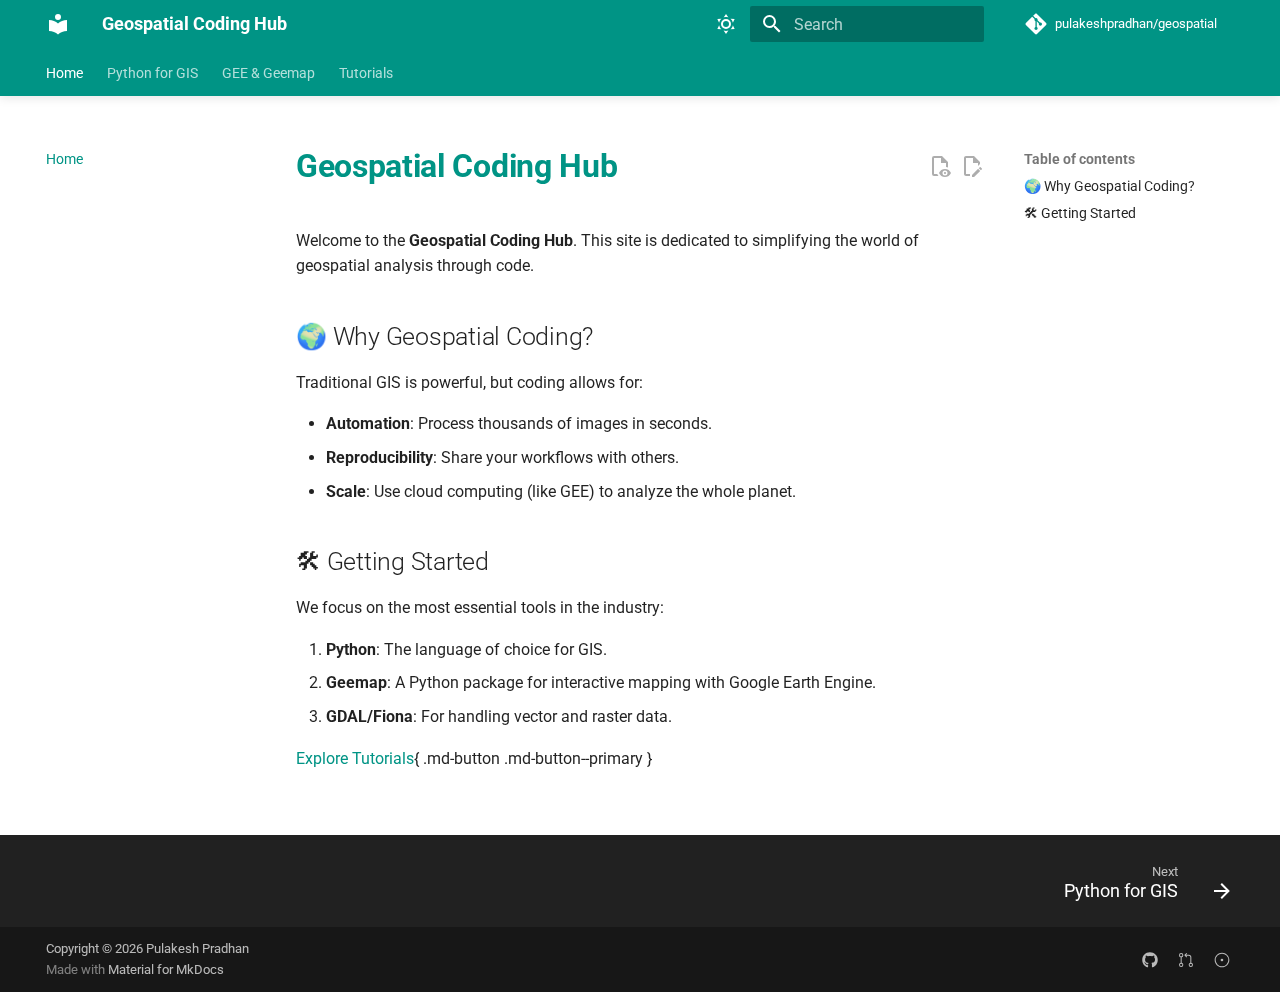
<file: site/index.html>
<!doctype html>
<html lang="en" class="no-js">
  <head>
    
      <meta charset="utf-8">
      <meta name="viewport" content="width=device-width,initial-scale=1">
      
        <meta name="description" content="A simple and efficient guide for coding in geospatial science.">
      
      
        <meta name="author" content="Pulakesh Pradhan">
      
      
        <link rel="canonical" href="https://pulakeshpradhan.github.io/geospatial/">
      
      
      
        <link rel="next" href="python_gis/">
      
      
        
      
      
      <link rel="icon" href="assets/images/favicon.png">
      <meta name="generator" content="mkdocs-1.6.1, mkdocs-material-9.7.1">
    
    
      
        <title>Geospatial Coding Hub</title>
      
    
    
      <link rel="stylesheet" href="assets/stylesheets/main.484c7ddc.min.css">
      
        
        <link rel="stylesheet" href="assets/stylesheets/palette.ab4e12ef.min.css">
      
      


    
    
      
    
    
      
        
        
        <link rel="preconnect" href="https://fonts.gstatic.com" crossorigin>
        <link rel="stylesheet" href="https://fonts.googleapis.com/css?family=Roboto:300,300i,400,400i,700,700i%7CRoboto+Mono:400,400i,700,700i&display=fallback">
        <style>:root{--md-text-font:"Roboto";--md-code-font:"Roboto Mono"}</style>
      
    
    
      <link rel="stylesheet" href="stylesheets/custom.css">
    
    <script>__md_scope=new URL(".",location),__md_hash=e=>[...e].reduce(((e,_)=>(e<<5)-e+_.charCodeAt(0)),0),__md_get=(e,_=localStorage,t=__md_scope)=>JSON.parse(_.getItem(t.pathname+"."+e)),__md_set=(e,_,t=localStorage,a=__md_scope)=>{try{t.setItem(a.pathname+"."+e,JSON.stringify(_))}catch(e){}}</script>
    
      

    
    
  </head>
  
  
    
    
      
    
    
    
    
    <body dir="ltr" data-md-color-scheme="default" data-md-color-primary="teal" data-md-color-accent="cyan">
  
    
    <input class="md-toggle" data-md-toggle="drawer" type="checkbox" id="__drawer" autocomplete="off">
    <input class="md-toggle" data-md-toggle="search" type="checkbox" id="__search" autocomplete="off">
    <label class="md-overlay" for="__drawer"></label>
    <div data-md-component="skip">
      
        
        <a href="#geospatial-coding-hub" class="md-skip">
          Skip to content
        </a>
      
    </div>
    <div data-md-component="announce">
      
    </div>
    
    
      

  

<header class="md-header md-header--shadow md-header--lifted" data-md-component="header">
  <nav class="md-header__inner md-grid" aria-label="Header">
    <a href="." title="Geospatial Coding Hub" class="md-header__button md-logo" aria-label="Geospatial Coding Hub" data-md-component="logo">
      
  
  <svg xmlns="http://www.w3.org/2000/svg" viewBox="0 0 24 24"><path d="M12 8a3 3 0 0 0 3-3 3 3 0 0 0-3-3 3 3 0 0 0-3 3 3 3 0 0 0 3 3m0 3.54C9.64 9.35 6.5 8 3 8v11c3.5 0 6.64 1.35 9 3.54 2.36-2.19 5.5-3.54 9-3.54V8c-3.5 0-6.64 1.35-9 3.54"/></svg>

    </a>
    <label class="md-header__button md-icon" for="__drawer">
      
      <svg xmlns="http://www.w3.org/2000/svg" viewBox="0 0 24 24"><path d="M3 6h18v2H3zm0 5h18v2H3zm0 5h18v2H3z"/></svg>
    </label>
    <div class="md-header__title" data-md-component="header-title">
      <div class="md-header__ellipsis">
        <div class="md-header__topic">
          <span class="md-ellipsis">
            Geospatial Coding Hub
          </span>
        </div>
        <div class="md-header__topic" data-md-component="header-topic">
          <span class="md-ellipsis">
            
              Home
            
          </span>
        </div>
      </div>
    </div>
    
      
        <form class="md-header__option" data-md-component="palette">
  
    
    
    
    <input class="md-option" data-md-color-media="" data-md-color-scheme="default" data-md-color-primary="teal" data-md-color-accent="cyan"  aria-label="Switch to dark mode"  type="radio" name="__palette" id="__palette_0">
    
      <label class="md-header__button md-icon" title="Switch to dark mode" for="__palette_1" hidden>
        <svg xmlns="http://www.w3.org/2000/svg" viewBox="0 0 24 24"><path d="M12 7a5 5 0 0 1 5 5 5 5 0 0 1-5 5 5 5 0 0 1-5-5 5 5 0 0 1 5-5m0 2a3 3 0 0 0-3 3 3 3 0 0 0 3 3 3 3 0 0 0 3-3 3 3 0 0 0-3-3m0-7 2.39 3.42C13.65 5.15 12.84 5 12 5s-1.65.15-2.39.42zM3.34 7l4.16-.35A7.2 7.2 0 0 0 5.94 8.5c-.44.74-.69 1.5-.83 2.29zm.02 10 1.76-3.77a7.131 7.131 0 0 0 2.38 4.14zM20.65 7l-1.77 3.79a7.02 7.02 0 0 0-2.38-4.15zm-.01 10-4.14.36c.59-.51 1.12-1.14 1.54-1.86.42-.73.69-1.5.83-2.29zM12 22l-2.41-3.44c.74.27 1.55.44 2.41.44.82 0 1.63-.17 2.37-.44z"/></svg>
      </label>
    
  
    
    
    
    <input class="md-option" data-md-color-media="" data-md-color-scheme="slate" data-md-color-primary="teal" data-md-color-accent="cyan"  aria-label="Switch to light mode"  type="radio" name="__palette" id="__palette_1">
    
      <label class="md-header__button md-icon" title="Switch to light mode" for="__palette_0" hidden>
        <svg xmlns="http://www.w3.org/2000/svg" viewBox="0 0 24 24"><path d="m17.75 4.09-2.53 1.94.91 3.06-2.63-1.81-2.63 1.81.91-3.06-2.53-1.94L12.44 4l1.06-3 1.06 3zm3.5 6.91-1.64 1.25.59 1.98-1.7-1.17-1.7 1.17.59-1.98L15.75 11l2.06-.05L18.5 9l.69 1.95zm-2.28 4.95c.83-.08 1.72 1.1 1.19 1.85-.32.45-.66.87-1.08 1.27C15.17 23 8.84 23 4.94 19.07c-3.91-3.9-3.91-10.24 0-14.14.4-.4.82-.76 1.27-1.08.75-.53 1.93.36 1.85 1.19-.27 2.86.69 5.83 2.89 8.02a9.96 9.96 0 0 0 8.02 2.89m-1.64 2.02a12.08 12.08 0 0 1-7.8-3.47c-2.17-2.19-3.33-5-3.49-7.82-2.81 3.14-2.7 7.96.31 10.98 3.02 3.01 7.84 3.12 10.98.31"/></svg>
      </label>
    
  
</form>
      
    
    
      <script>var palette=__md_get("__palette");if(palette&&palette.color){if("(prefers-color-scheme)"===palette.color.media){var media=matchMedia("(prefers-color-scheme: light)"),input=document.querySelector(media.matches?"[data-md-color-media='(prefers-color-scheme: light)']":"[data-md-color-media='(prefers-color-scheme: dark)']");palette.color.media=input.getAttribute("data-md-color-media"),palette.color.scheme=input.getAttribute("data-md-color-scheme"),palette.color.primary=input.getAttribute("data-md-color-primary"),palette.color.accent=input.getAttribute("data-md-color-accent")}for(var[key,value]of Object.entries(palette.color))document.body.setAttribute("data-md-color-"+key,value)}</script>
    
    
    
      
      
        <label class="md-header__button md-icon" for="__search">
          
          <svg xmlns="http://www.w3.org/2000/svg" viewBox="0 0 24 24"><path d="M9.5 3A6.5 6.5 0 0 1 16 9.5c0 1.61-.59 3.09-1.56 4.23l.27.27h.79l5 5-1.5 1.5-5-5v-.79l-.27-.27A6.52 6.52 0 0 1 9.5 16 6.5 6.5 0 0 1 3 9.5 6.5 6.5 0 0 1 9.5 3m0 2C7 5 5 7 5 9.5S7 14 9.5 14 14 12 14 9.5 12 5 9.5 5"/></svg>
        </label>
        <div class="md-search" data-md-component="search" role="dialog">
  <label class="md-search__overlay" for="__search"></label>
  <div class="md-search__inner" role="search">
    <form class="md-search__form" name="search">
      <input type="text" class="md-search__input" name="query" aria-label="Search" placeholder="Search" autocapitalize="off" autocorrect="off" autocomplete="off" spellcheck="false" data-md-component="search-query" required>
      <label class="md-search__icon md-icon" for="__search">
        
        <svg xmlns="http://www.w3.org/2000/svg" viewBox="0 0 24 24"><path d="M9.5 3A6.5 6.5 0 0 1 16 9.5c0 1.61-.59 3.09-1.56 4.23l.27.27h.79l5 5-1.5 1.5-5-5v-.79l-.27-.27A6.52 6.52 0 0 1 9.5 16 6.5 6.5 0 0 1 3 9.5 6.5 6.5 0 0 1 9.5 3m0 2C7 5 5 7 5 9.5S7 14 9.5 14 14 12 14 9.5 12 5 9.5 5"/></svg>
        
        <svg xmlns="http://www.w3.org/2000/svg" viewBox="0 0 24 24"><path d="M20 11v2H8l5.5 5.5-1.42 1.42L4.16 12l7.92-7.92L13.5 5.5 8 11z"/></svg>
      </label>
      <nav class="md-search__options" aria-label="Search">
        
        <button type="reset" class="md-search__icon md-icon" title="Clear" aria-label="Clear" tabindex="-1">
          
          <svg xmlns="http://www.w3.org/2000/svg" viewBox="0 0 24 24"><path d="M19 6.41 17.59 5 12 10.59 6.41 5 5 6.41 10.59 12 5 17.59 6.41 19 12 13.41 17.59 19 19 17.59 13.41 12z"/></svg>
        </button>
      </nav>
      
        <div class="md-search__suggest" data-md-component="search-suggest"></div>
      
    </form>
    <div class="md-search__output">
      <div class="md-search__scrollwrap" tabindex="0" data-md-scrollfix>
        <div class="md-search-result" data-md-component="search-result">
          <div class="md-search-result__meta">
            Initializing search
          </div>
          <ol class="md-search-result__list" role="presentation"></ol>
        </div>
      </div>
    </div>
  </div>
</div>
      
    
    
      <div class="md-header__source">
        <a href="https://github.com/pulakeshpradhan/geospatial" title="Go to repository" class="md-source" data-md-component="source">
  <div class="md-source__icon md-icon">
    
    <svg xmlns="http://www.w3.org/2000/svg" viewBox="0 0 448 512"><!--! Font Awesome Free 7.1.0 by @fontawesome - https://fontawesome.com License - https://fontawesome.com/license/free (Icons: CC BY 4.0, Fonts: SIL OFL 1.1, Code: MIT License) Copyright 2025 Fonticons, Inc.--><path d="M439.6 236.1 244 40.5c-5.4-5.5-12.8-8.5-20.4-8.5s-15 3-20.4 8.4L162.5 81l51.5 51.5c27.1-9.1 52.7 16.8 43.4 43.7l49.7 49.7c34.2-11.8 61.2 31 35.5 56.7-26.5 26.5-70.2-2.9-56-37.3L240.3 199v121.9c25.3 12.5 22.3 41.8 9.1 55-6.4 6.4-15.2 10.1-24.3 10.1s-17.8-3.6-24.3-10.1c-17.6-17.6-11.1-46.9 11.2-56v-123c-20.8-8.5-24.6-30.7-18.6-45L142.6 101 8.5 235.1C3 240.6 0 247.9 0 255.5s3 15 8.5 20.4l195.6 195.7c5.4 5.4 12.7 8.4 20.4 8.4s15-3 20.4-8.4l194.7-194.7c5.4-5.4 8.4-12.8 8.4-20.4s-3-15-8.4-20.4"/></svg>
  </div>
  <div class="md-source__repository">
    pulakeshpradhan/geospatial
  </div>
</a>
      </div>
    
  </nav>
  
    
      
<nav class="md-tabs" aria-label="Tabs" data-md-component="tabs">
  <div class="md-grid">
    <ul class="md-tabs__list">
      
        
  
  
  
    
  
  
    <li class="md-tabs__item md-tabs__item--active">
      <a href="." class="md-tabs__link">
        
  
  
    
  
  Home

      </a>
    </li>
  

      
        
  
  
  
  
    <li class="md-tabs__item">
      <a href="python_gis/" class="md-tabs__link">
        
  
  
    
  
  Python for GIS

      </a>
    </li>
  

      
        
  
  
  
  
    <li class="md-tabs__item">
      <a href="gee_geemap/" class="md-tabs__link">
        
  
  
    
  
  GEE & Geemap

      </a>
    </li>
  

      
        
  
  
  
  
    <li class="md-tabs__item">
      <a href="tutorials/" class="md-tabs__link">
        
  
  
    
  
  Tutorials

      </a>
    </li>
  

      
    </ul>
  </div>
</nav>
    
  
</header>
    
    <div class="md-container" data-md-component="container">
      
      
        
      
      <main class="md-main" data-md-component="main">
        <div class="md-main__inner md-grid">
          
            
              
              <div class="md-sidebar md-sidebar--primary" data-md-component="sidebar" data-md-type="navigation" >
                <div class="md-sidebar__scrollwrap">
                  <div class="md-sidebar__inner">
                    


  


<nav class="md-nav md-nav--primary md-nav--lifted" aria-label="Navigation" data-md-level="0">
  <label class="md-nav__title" for="__drawer">
    <a href="." title="Geospatial Coding Hub" class="md-nav__button md-logo" aria-label="Geospatial Coding Hub" data-md-component="logo">
      
  
  <svg xmlns="http://www.w3.org/2000/svg" viewBox="0 0 24 24"><path d="M12 8a3 3 0 0 0 3-3 3 3 0 0 0-3-3 3 3 0 0 0-3 3 3 3 0 0 0 3 3m0 3.54C9.64 9.35 6.5 8 3 8v11c3.5 0 6.64 1.35 9 3.54 2.36-2.19 5.5-3.54 9-3.54V8c-3.5 0-6.64 1.35-9 3.54"/></svg>

    </a>
    Geospatial Coding Hub
  </label>
  
    <div class="md-nav__source">
      <a href="https://github.com/pulakeshpradhan/geospatial" title="Go to repository" class="md-source" data-md-component="source">
  <div class="md-source__icon md-icon">
    
    <svg xmlns="http://www.w3.org/2000/svg" viewBox="0 0 448 512"><!--! Font Awesome Free 7.1.0 by @fontawesome - https://fontawesome.com License - https://fontawesome.com/license/free (Icons: CC BY 4.0, Fonts: SIL OFL 1.1, Code: MIT License) Copyright 2025 Fonticons, Inc.--><path d="M439.6 236.1 244 40.5c-5.4-5.5-12.8-8.5-20.4-8.5s-15 3-20.4 8.4L162.5 81l51.5 51.5c27.1-9.1 52.7 16.8 43.4 43.7l49.7 49.7c34.2-11.8 61.2 31 35.5 56.7-26.5 26.5-70.2-2.9-56-37.3L240.3 199v121.9c25.3 12.5 22.3 41.8 9.1 55-6.4 6.4-15.2 10.1-24.3 10.1s-17.8-3.6-24.3-10.1c-17.6-17.6-11.1-46.9 11.2-56v-123c-20.8-8.5-24.6-30.7-18.6-45L142.6 101 8.5 235.1C3 240.6 0 247.9 0 255.5s3 15 8.5 20.4l195.6 195.7c5.4 5.4 12.7 8.4 20.4 8.4s15-3 20.4-8.4l194.7-194.7c5.4-5.4 8.4-12.8 8.4-20.4s-3-15-8.4-20.4"/></svg>
  </div>
  <div class="md-source__repository">
    pulakeshpradhan/geospatial
  </div>
</a>
    </div>
  
  <ul class="md-nav__list" data-md-scrollfix>
    
      
      
  
  
    
  
  
  
    <li class="md-nav__item md-nav__item--active">
      
      <input class="md-nav__toggle md-toggle" type="checkbox" id="__toc">
      
      
        
      
      
        <label class="md-nav__link md-nav__link--active" for="__toc">
          
  
  
  <span class="md-ellipsis">
    
  
    Home
  

    
  </span>
  
  

          <span class="md-nav__icon md-icon"></span>
        </label>
      
      <a href="." class="md-nav__link md-nav__link--active">
        
  
  
  <span class="md-ellipsis">
    
  
    Home
  

    
  </span>
  
  

      </a>
      
        

<nav class="md-nav md-nav--secondary" aria-label="Table of contents">
  
  
  
    
  
  
    <label class="md-nav__title" for="__toc">
      <span class="md-nav__icon md-icon"></span>
      Table of contents
    </label>
    <ul class="md-nav__list" data-md-component="toc" data-md-scrollfix>
      
        <li class="md-nav__item">
  <a href="#why-geospatial-coding" class="md-nav__link">
    <span class="md-ellipsis">
      
        🌍 Why Geospatial Coding?
      
    </span>
  </a>
  
</li>
      
        <li class="md-nav__item">
  <a href="#getting-started" class="md-nav__link">
    <span class="md-ellipsis">
      
        🛠 Getting Started
      
    </span>
  </a>
  
</li>
      
    </ul>
  
</nav>
      
    </li>
  

    
      
      
  
  
  
  
    <li class="md-nav__item">
      <a href="python_gis/" class="md-nav__link">
        
  
  
  <span class="md-ellipsis">
    
  
    Python for GIS
  

    
  </span>
  
  

      </a>
    </li>
  

    
      
      
  
  
  
  
    <li class="md-nav__item">
      <a href="gee_geemap/" class="md-nav__link">
        
  
  
  <span class="md-ellipsis">
    
  
    GEE & Geemap
  

    
  </span>
  
  

      </a>
    </li>
  

    
      
      
  
  
  
  
    <li class="md-nav__item">
      <a href="tutorials/" class="md-nav__link">
        
  
  
  <span class="md-ellipsis">
    
  
    Tutorials
  

    
  </span>
  
  

      </a>
    </li>
  

    
  </ul>
</nav>
                  </div>
                </div>
              </div>
            
            
              
              <div class="md-sidebar md-sidebar--secondary" data-md-component="sidebar" data-md-type="toc" >
                <div class="md-sidebar__scrollwrap">
                  <div class="md-sidebar__inner">
                    

<nav class="md-nav md-nav--secondary" aria-label="Table of contents">
  
  
  
    
  
  
    <label class="md-nav__title" for="__toc">
      <span class="md-nav__icon md-icon"></span>
      Table of contents
    </label>
    <ul class="md-nav__list" data-md-component="toc" data-md-scrollfix>
      
        <li class="md-nav__item">
  <a href="#why-geospatial-coding" class="md-nav__link">
    <span class="md-ellipsis">
      
        🌍 Why Geospatial Coding?
      
    </span>
  </a>
  
</li>
      
        <li class="md-nav__item">
  <a href="#getting-started" class="md-nav__link">
    <span class="md-ellipsis">
      
        🛠 Getting Started
      
    </span>
  </a>
  
</li>
      
    </ul>
  
</nav>
                  </div>
                </div>
              </div>
            
          
          
            <div class="md-content" data-md-component="content">
              
              <article class="md-content__inner md-typeset">
                
                  


  
    <a href="https://github.com/pulakeshpradhan/geospatial/edit/main/docs/index.md" title="Edit this page" class="md-content__button md-icon" rel="edit">
      
      <svg xmlns="http://www.w3.org/2000/svg" viewBox="0 0 24 24"><path d="M10 20H6V4h7v5h5v3.1l2-2V8l-6-6H6c-1.1 0-2 .9-2 2v16c0 1.1.9 2 2 2h4zm10.2-7c.1 0 .3.1.4.2l1.3 1.3c.2.2.2.6 0 .8l-1 1-2.1-2.1 1-1c.1-.1.2-.2.4-.2m0 3.9L14.1 23H12v-2.1l6.1-6.1z"/></svg>
    </a>
  
  
    
      
    
    <a href="https://github.com/pulakeshpradhan/geospatial/raw/main/docs/index.md" title="View source of this page" class="md-content__button md-icon">
      
      <svg xmlns="http://www.w3.org/2000/svg" viewBox="0 0 24 24"><path d="M17 18c.56 0 1 .44 1 1s-.44 1-1 1-1-.44-1-1 .44-1 1-1m0-3c-2.73 0-5.06 1.66-6 4 .94 2.34 3.27 4 6 4s5.06-1.66 6-4c-.94-2.34-3.27-4-6-4m0 6.5a2.5 2.5 0 0 1-2.5-2.5 2.5 2.5 0 0 1 2.5-2.5 2.5 2.5 0 0 1 2.5 2.5 2.5 2.5 0 0 1-2.5 2.5M9.27 20H6V4h7v5h5v4.07c.7.08 1.36.25 2 .49V8l-6-6H6a2 2 0 0 0-2 2v16a2 2 0 0 0 2 2h4.5a8.2 8.2 0 0 1-1.23-2"/></svg>
    </a>
  


<h1 id="geospatial-coding-hub">Geospatial Coding Hub</h1>
<p>Welcome to the <strong>Geospatial Coding Hub</strong>. This site is dedicated to simplifying the world of geospatial analysis through code.</p>
<h2 id="why-geospatial-coding">🌍 Why Geospatial Coding?</h2>
<p>Traditional GIS is powerful, but coding allows for:</p>
<ul>
<li><strong>Automation</strong>: Process thousands of images in seconds.</li>
<li><strong>Reproducibility</strong>: Share your workflows with others.</li>
<li><strong>Scale</strong>: Use cloud computing (like GEE) to analyze the whole planet.</li>
</ul>
<h2 id="getting-started">🛠 Getting Started</h2>
<p>We focus on the most essential tools in the industry:</p>
<ol>
<li><strong>Python</strong>: The language of choice for GIS.</li>
<li><strong>Geemap</strong>: A Python package for interactive mapping with Google Earth Engine.</li>
<li><strong>GDAL/Fiona</strong>: For handling vector and raster data.</li>
</ol>
<p><a href="tutorials/">Explore Tutorials</a>{ .md-button .md-button--primary }</p>












                
              </article>
            </div>
          
          
<script>var target=document.getElementById(location.hash.slice(1));target&&target.name&&(target.checked=target.name.startsWith("__tabbed_"))</script>
        </div>
        
          <button type="button" class="md-top md-icon" data-md-component="top" hidden>
  
  <svg xmlns="http://www.w3.org/2000/svg" viewBox="0 0 24 24"><path d="M13 20h-2V8l-5.5 5.5-1.42-1.42L12 4.16l7.92 7.92-1.42 1.42L13 8z"/></svg>
  Back to top
</button>
        
      </main>
      
        <footer class="md-footer">
  
    
      
      <nav class="md-footer__inner md-grid" aria-label="Footer" >
        
        
          
          <a href="python_gis/" class="md-footer__link md-footer__link--next" aria-label="Next: Python for GIS">
            <div class="md-footer__title">
              <span class="md-footer__direction">
                Next
              </span>
              <div class="md-ellipsis">
                Python for GIS
              </div>
            </div>
            <div class="md-footer__button md-icon">
              
              <svg xmlns="http://www.w3.org/2000/svg" viewBox="0 0 24 24"><path d="M4 11v2h12l-5.5 5.5 1.42 1.42L19.84 12l-7.92-7.92L10.5 5.5 16 11z"/></svg>
            </div>
          </a>
        
      </nav>
    
  
  <div class="md-footer-meta md-typeset">
    <div class="md-footer-meta__inner md-grid">
      <div class="md-copyright">
  
    <div class="md-copyright__highlight">
      Copyright &copy; 2026 Pulakesh Pradhan
    </div>
  
  
    Made with
    <a href="https://squidfunk.github.io/mkdocs-material/" target="_blank" rel="noopener">
      Material for MkDocs
    </a>
  
</div>
      
        
<div class="md-social">
  
    
    
    
    
      
      
    
    <a href="https://github.com/pulakeshpradhan/geospatial" target="_blank" rel="noopener" title="github.com" class="md-social__link">
      <svg xmlns="http://www.w3.org/2000/svg" viewBox="0 0 512 512"><!--! Font Awesome Free 7.1.0 by @fontawesome - https://fontawesome.com License - https://fontawesome.com/license/free (Icons: CC BY 4.0, Fonts: SIL OFL 1.1, Code: MIT License) Copyright 2025 Fonticons, Inc.--><path d="M173.9 397.4c0 2-2.3 3.6-5.2 3.6-3.3.3-5.6-1.3-5.6-3.6 0-2 2.3-3.6 5.2-3.6 3-.3 5.6 1.3 5.6 3.6m-31.1-4.5c-.7 2 1.3 4.3 4.3 4.9 2.6 1 5.6 0 6.2-2s-1.3-4.3-4.3-5.2c-2.6-.7-5.5.3-6.2 2.3m44.2-1.7c-2.9.7-4.9 2.6-4.6 4.9.3 2 2.9 3.3 5.9 2.6 2.9-.7 4.9-2.6 4.6-4.6-.3-1.9-3-3.2-5.9-2.9M252.8 8C114.1 8 8 113.3 8 252c0 110.9 69.8 205.8 169.5 239.2 12.8 2.3 17.3-5.6 17.3-12.1 0-6.2-.3-40.4-.3-61.4 0 0-70 15-84.7-29.8 0 0-11.4-29.1-27.8-36.6 0 0-22.9-15.7 1.6-15.4 0 0 24.9 2 38.6 25.8 21.9 38.6 58.6 27.5 72.9 20.9 2.3-16 8.8-27.1 16-33.7-55.9-6.2-112.3-14.3-112.3-110.5 0-27.5 7.6-41.3 23.6-58.9-2.6-6.5-11.1-33.3 2.6-67.9 20.9-6.5 69 27 69 27 20-5.6 41.5-8.5 62.8-8.5s42.8 2.9 62.8 8.5c0 0 48.1-33.6 69-27 13.7 34.7 5.2 61.4 2.6 67.9 16 17.7 25.8 31.5 25.8 58.9 0 96.5-58.9 104.2-114.8 110.5 9.2 7.9 17 22.9 17 46.4 0 33.7-.3 75.4-.3 83.6 0 6.5 4.6 14.4 17.3 12.1C436.2 457.8 504 362.9 504 252 504 113.3 391.5 8 252.8 8M105.2 352.9c-1.3 1-1 3.3.7 5.2 1.6 1.6 3.9 2.3 5.2 1 1.3-1 1-3.3-.7-5.2-1.6-1.6-3.9-2.3-5.2-1m-10.8-8.1c-.7 1.3.3 2.9 2.3 3.9 1.6 1 3.6.7 4.3-.7.7-1.3-.3-2.9-2.3-3.9-2-.6-3.6-.3-4.3.7m32.4 35.6c-1.6 1.3-1 4.3 1.3 6.2 2.3 2.3 5.2 2.6 6.5 1 1.3-1.3.7-4.3-1.3-6.2-2.2-2.3-5.2-2.6-6.5-1m-11.4-14.7c-1.6 1-1.6 3.6 0 5.9s4.3 3.3 5.6 2.3c1.6-1.3 1.6-3.9 0-6.2-1.4-2.3-4-3.3-5.6-2"/></svg>
    </a>
  
    
    
    
    
      
      
    
    <a href="https://github.com/pulakeshpradhan/geospatial/pulls" target="_blank" rel="noopener" title="github.com" class="md-social__link">
      <svg xmlns="http://www.w3.org/2000/svg" viewBox="0 0 24 24"><path d="M16 19.25a3.25 3.25 0 1 1 6.5 0 3.25 3.25 0 0 1-6.5 0m-14.5 0a3.25 3.25 0 1 1 6.5 0 3.25 3.25 0 0 1-6.5 0m0-14.5a3.25 3.25 0 1 1 6.5 0 3.25 3.25 0 0 1-6.5 0M4.75 3a1.75 1.75 0 1 0 .001 3.501A1.75 1.75 0 0 0 4.75 3m0 14.5a1.75 1.75 0 1 0 .001 3.501A1.75 1.75 0 0 0 4.75 17.5m14.5 0a1.75 1.75 0 1 0 .001 3.501 1.75 1.75 0 0 0-.001-3.501"/><path d="M13.405 1.72a.75.75 0 0 1 0 1.06L12.185 4h4.065A3.75 3.75 0 0 1 20 7.75v8.75a.75.75 0 0 1-1.5 0V7.75a2.25 2.25 0 0 0-2.25-2.25h-4.064l1.22 1.22a.75.75 0 0 1-1.061 1.06l-2.5-2.5a.75.75 0 0 1 0-1.06l2.5-2.5a.75.75 0 0 1 1.06 0M4.75 7.25A.75.75 0 0 1 5.5 8v8A.75.75 0 0 1 4 16V8a.75.75 0 0 1 .75-.75"/></svg>
    </a>
  
    
    
    
    
      
      
    
    <a href="https://github.com/pulakeshpradhan/geospatial/issues" target="_blank" rel="noopener" title="github.com" class="md-social__link">
      <svg xmlns="http://www.w3.org/2000/svg" viewBox="0 0 24 24"><path d="M12 1c6.075 0 11 4.925 11 11s-4.925 11-11 11S1 18.075 1 12 5.925 1 12 1M2.5 12a9.5 9.5 0 0 0 9.5 9.5 9.5 9.5 0 0 0 9.5-9.5A9.5 9.5 0 0 0 12 2.5 9.5 9.5 0 0 0 2.5 12m9.5 2a2 2 0 1 1-.001-3.999A2 2 0 0 1 12 14"/></svg>
    </a>
  
</div>
      
    </div>
  </div>
</footer>
      
    </div>
    <div class="md-dialog" data-md-component="dialog">
      <div class="md-dialog__inner md-typeset"></div>
    </div>
    
    
    
      
      
      <script id="__config" type="application/json">{"annotate": null, "base": ".", "features": ["navigation.tabs", "navigation.tabs.sticky", "navigation.top", "navigation.footer", "navigation.tracking", "search.suggest", "search.highlight", "content.code.copy", "content.tooltips", "content.action.edit", "content.action.view"], "search": "assets/javascripts/workers/search.2c215733.min.js", "tags": null, "translations": {"clipboard.copied": "Copied to clipboard", "clipboard.copy": "Copy to clipboard", "search.result.more.one": "1 more on this page", "search.result.more.other": "# more on this page", "search.result.none": "No matching documents", "search.result.one": "1 matching document", "search.result.other": "# matching documents", "search.result.placeholder": "Type to start searching", "search.result.term.missing": "Missing", "select.version": "Select version"}, "version": null}</script>
    
    
      <script src="assets/javascripts/bundle.79ae519e.min.js"></script>
      
    
  </body>
</html>
</file>
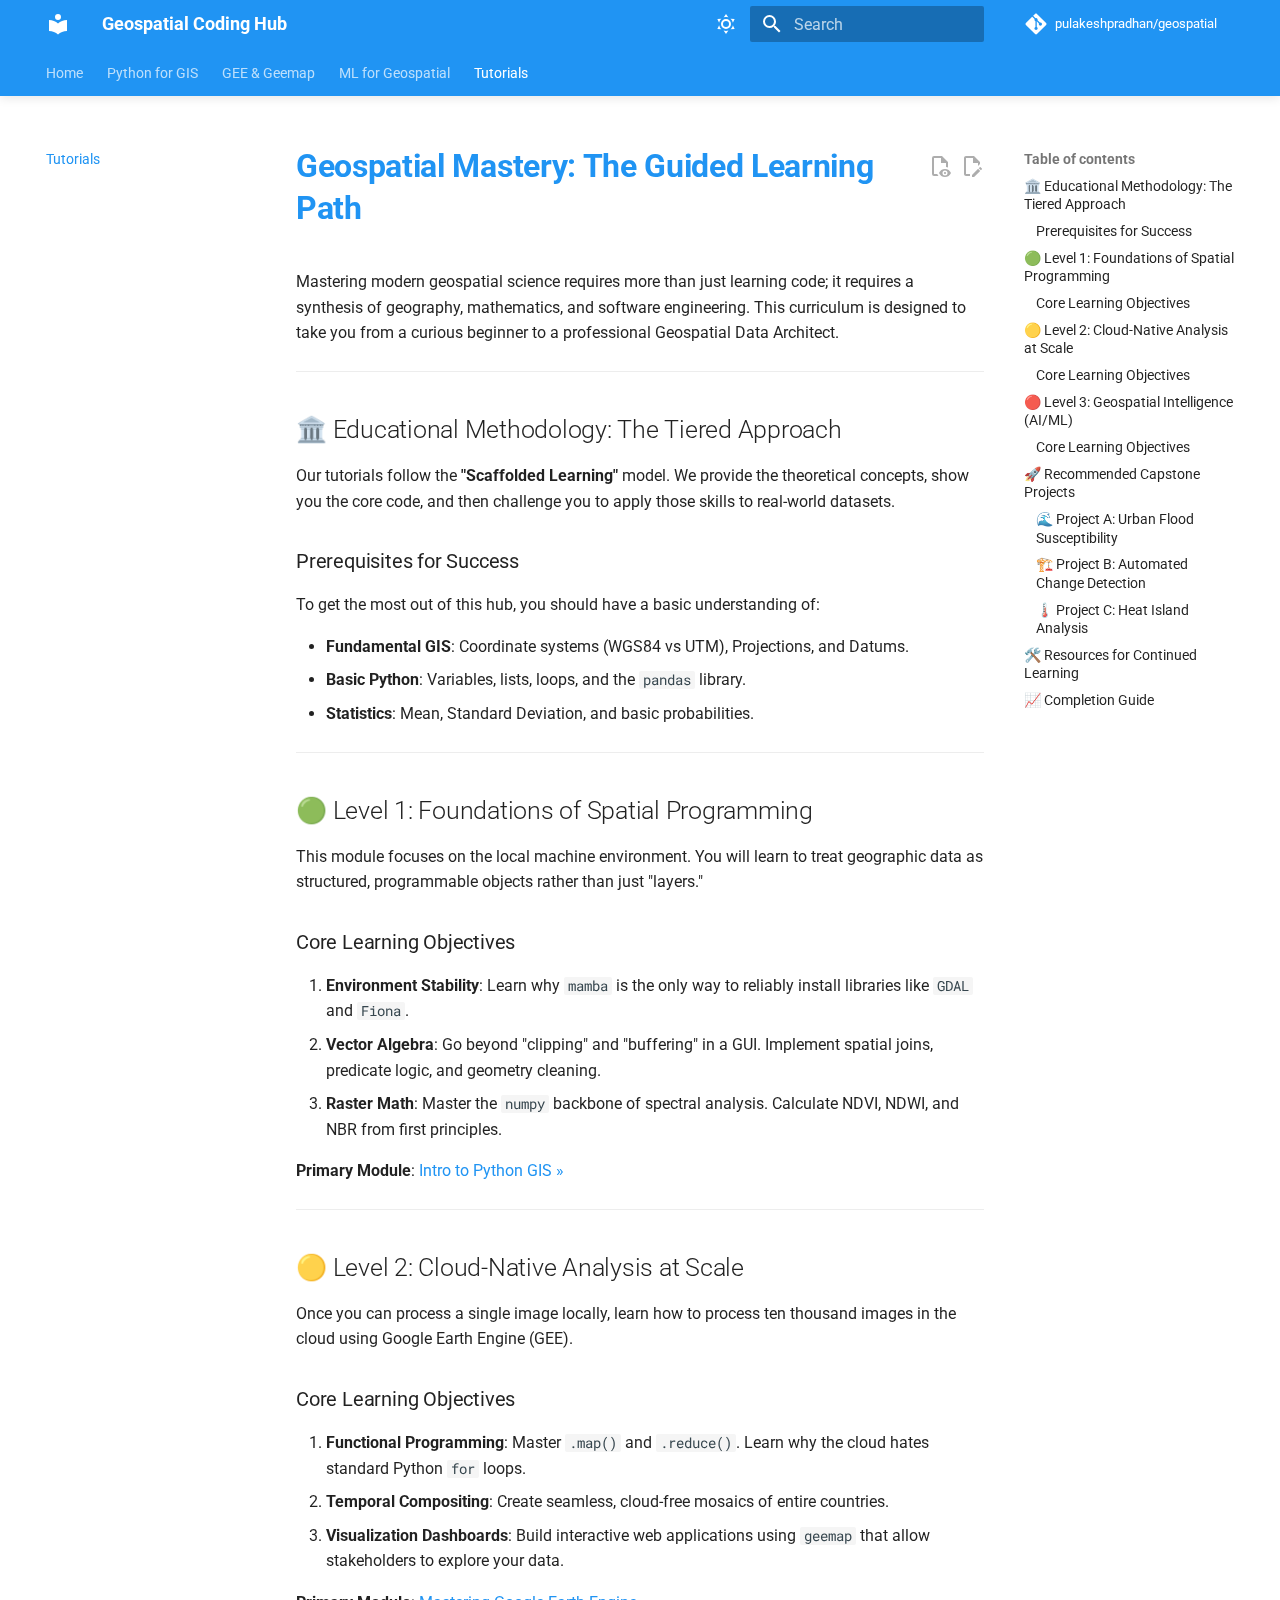
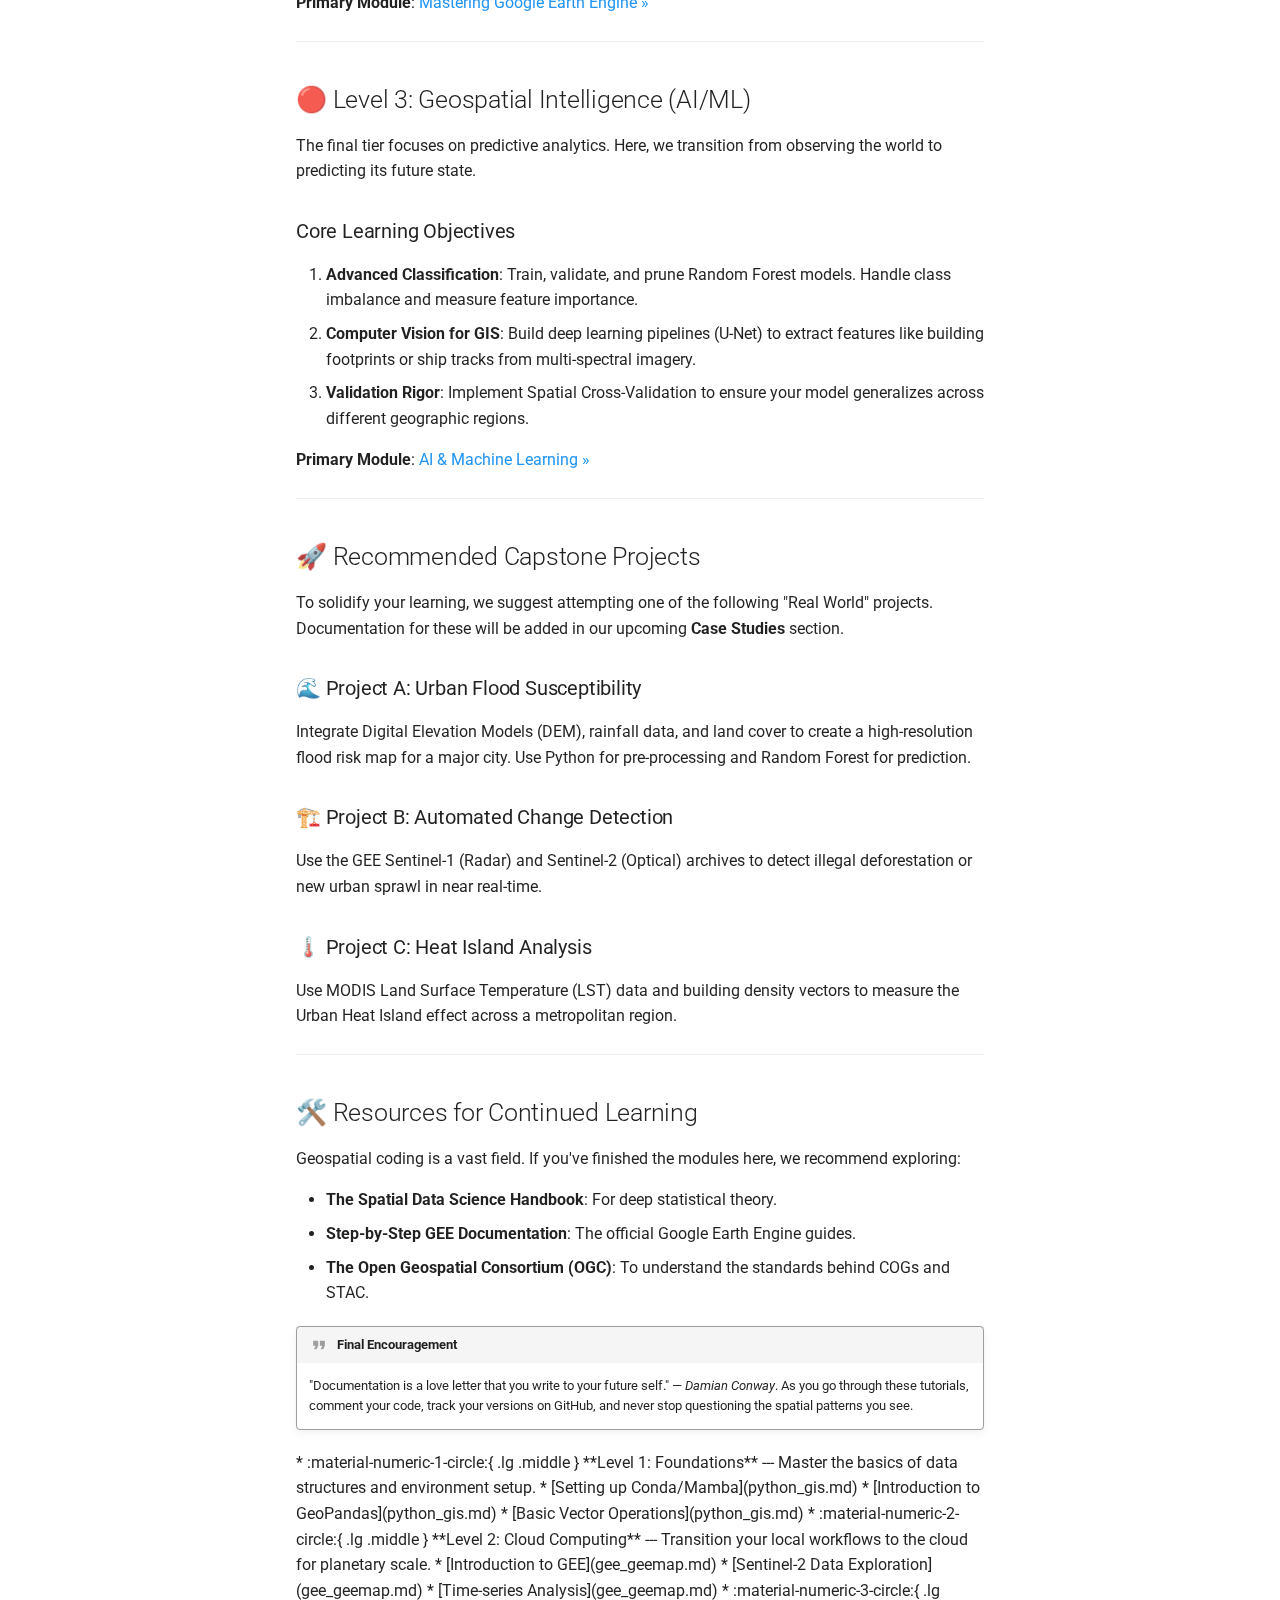
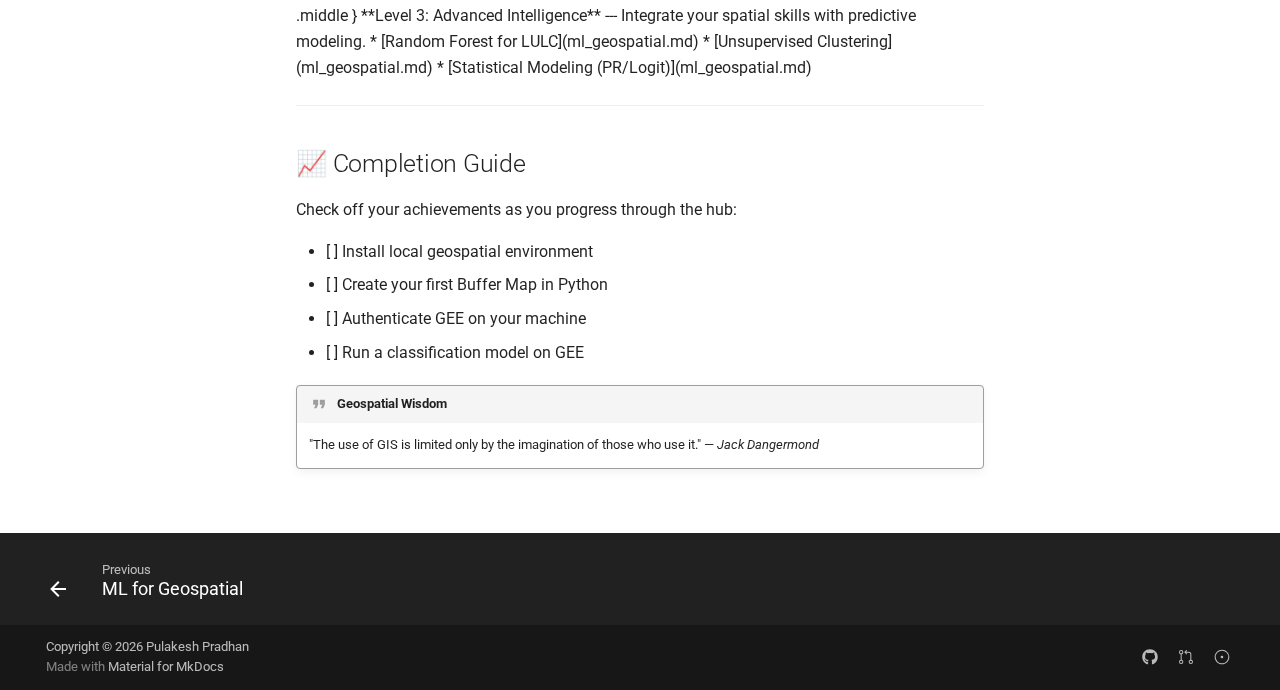
<file: tutorials/index.html>
<!doctype html>
<html lang="en" class="no-js">
  <head>
    
      <meta charset="utf-8">
      <meta name="viewport" content="width=device-width,initial-scale=1">
      
        <meta name="description" content="A simple and efficient guide for coding in geospatial science.">
      
      
        <meta name="author" content="Pulakesh Pradhan">
      
      
        <link rel="canonical" href="https://pulakeshpradhan.github.io/geospatial/tutorials/">
      
      
        <link rel="prev" href="../ml_geospatial/">
      
      
      
        
      
      
      <link rel="icon" href="../assets/images/favicon.png">
      <meta name="generator" content="mkdocs-1.6.1, mkdocs-material-9.7.1">
    
    
      
        <title>Tutorials - Geospatial Coding Hub</title>
      
    
    
      <link rel="stylesheet" href="../assets/stylesheets/main.484c7ddc.min.css">
      
        
        <link rel="stylesheet" href="../assets/stylesheets/palette.ab4e12ef.min.css">
      
      


    
    
      
    
    
      
        
        
        <link rel="preconnect" href="https://fonts.gstatic.com" crossorigin>
        <link rel="stylesheet" href="https://fonts.googleapis.com/css?family=Roboto:300,300i,400,400i,700,700i%7CRoboto+Mono:400,400i,700,700i&display=fallback">
        <style>:root{--md-text-font:"Roboto";--md-code-font:"Roboto Mono"}</style>
      
    
    
      <link rel="stylesheet" href="../stylesheets/custom.css">
    
    <script>__md_scope=new URL("..",location),__md_hash=e=>[...e].reduce(((e,_)=>(e<<5)-e+_.charCodeAt(0)),0),__md_get=(e,_=localStorage,t=__md_scope)=>JSON.parse(_.getItem(t.pathname+"."+e)),__md_set=(e,_,t=localStorage,a=__md_scope)=>{try{t.setItem(a.pathname+"."+e,JSON.stringify(_))}catch(e){}}</script>
    
      

    
    
  </head>
  
  
    
    
      
    
    
    
    
    <body dir="ltr" data-md-color-scheme="default" data-md-color-primary="blue" data-md-color-accent="indigo">
  
    
    <input class="md-toggle" data-md-toggle="drawer" type="checkbox" id="__drawer" autocomplete="off">
    <input class="md-toggle" data-md-toggle="search" type="checkbox" id="__search" autocomplete="off">
    <label class="md-overlay" for="__drawer"></label>
    <div data-md-component="skip">
      
        
        <a href="#geospatial-mastery-the-guided-learning-path" class="md-skip">
          Skip to content
        </a>
      
    </div>
    <div data-md-component="announce">
      
    </div>
    
    
      

  

<header class="md-header md-header--shadow md-header--lifted" data-md-component="header">
  <nav class="md-header__inner md-grid" aria-label="Header">
    <a href=".." title="Geospatial Coding Hub" class="md-header__button md-logo" aria-label="Geospatial Coding Hub" data-md-component="logo">
      
  
  <svg xmlns="http://www.w3.org/2000/svg" viewBox="0 0 24 24"><path d="M12 8a3 3 0 0 0 3-3 3 3 0 0 0-3-3 3 3 0 0 0-3 3 3 3 0 0 0 3 3m0 3.54C9.64 9.35 6.5 8 3 8v11c3.5 0 6.64 1.35 9 3.54 2.36-2.19 5.5-3.54 9-3.54V8c-3.5 0-6.64 1.35-9 3.54"/></svg>

    </a>
    <label class="md-header__button md-icon" for="__drawer">
      
      <svg xmlns="http://www.w3.org/2000/svg" viewBox="0 0 24 24"><path d="M3 6h18v2H3zm0 5h18v2H3zm0 5h18v2H3z"/></svg>
    </label>
    <div class="md-header__title" data-md-component="header-title">
      <div class="md-header__ellipsis">
        <div class="md-header__topic">
          <span class="md-ellipsis">
            Geospatial Coding Hub
          </span>
        </div>
        <div class="md-header__topic" data-md-component="header-topic">
          <span class="md-ellipsis">
            
              Tutorials
            
          </span>
        </div>
      </div>
    </div>
    
      
        <form class="md-header__option" data-md-component="palette">
  
    
    
    
    <input class="md-option" data-md-color-media="" data-md-color-scheme="default" data-md-color-primary="blue" data-md-color-accent="indigo"  aria-label="Switch to dark mode"  type="radio" name="__palette" id="__palette_0">
    
      <label class="md-header__button md-icon" title="Switch to dark mode" for="__palette_1" hidden>
        <svg xmlns="http://www.w3.org/2000/svg" viewBox="0 0 24 24"><path d="M12 7a5 5 0 0 1 5 5 5 5 0 0 1-5 5 5 5 0 0 1-5-5 5 5 0 0 1 5-5m0 2a3 3 0 0 0-3 3 3 3 0 0 0 3 3 3 3 0 0 0 3-3 3 3 0 0 0-3-3m0-7 2.39 3.42C13.65 5.15 12.84 5 12 5s-1.65.15-2.39.42zM3.34 7l4.16-.35A7.2 7.2 0 0 0 5.94 8.5c-.44.74-.69 1.5-.83 2.29zm.02 10 1.76-3.77a7.131 7.131 0 0 0 2.38 4.14zM20.65 7l-1.77 3.79a7.02 7.02 0 0 0-2.38-4.15zm-.01 10-4.14.36c.59-.51 1.12-1.14 1.54-1.86.42-.73.69-1.5.83-2.29zM12 22l-2.41-3.44c.74.27 1.55.44 2.41.44.82 0 1.63-.17 2.37-.44z"/></svg>
      </label>
    
  
    
    
    
    <input class="md-option" data-md-color-media="" data-md-color-scheme="slate" data-md-color-primary="blue" data-md-color-accent="indigo"  aria-label="Switch to light mode"  type="radio" name="__palette" id="__palette_1">
    
      <label class="md-header__button md-icon" title="Switch to light mode" for="__palette_0" hidden>
        <svg xmlns="http://www.w3.org/2000/svg" viewBox="0 0 24 24"><path d="m17.75 4.09-2.53 1.94.91 3.06-2.63-1.81-2.63 1.81.91-3.06-2.53-1.94L12.44 4l1.06-3 1.06 3zm3.5 6.91-1.64 1.25.59 1.98-1.7-1.17-1.7 1.17.59-1.98L15.75 11l2.06-.05L18.5 9l.69 1.95zm-2.28 4.95c.83-.08 1.72 1.1 1.19 1.85-.32.45-.66.87-1.08 1.27C15.17 23 8.84 23 4.94 19.07c-3.91-3.9-3.91-10.24 0-14.14.4-.4.82-.76 1.27-1.08.75-.53 1.93.36 1.85 1.19-.27 2.86.69 5.83 2.89 8.02a9.96 9.96 0 0 0 8.02 2.89m-1.64 2.02a12.08 12.08 0 0 1-7.8-3.47c-2.17-2.19-3.33-5-3.49-7.82-2.81 3.14-2.7 7.96.31 10.98 3.02 3.01 7.84 3.12 10.98.31"/></svg>
      </label>
    
  
</form>
      
    
    
      <script>var palette=__md_get("__palette");if(palette&&palette.color){if("(prefers-color-scheme)"===palette.color.media){var media=matchMedia("(prefers-color-scheme: light)"),input=document.querySelector(media.matches?"[data-md-color-media='(prefers-color-scheme: light)']":"[data-md-color-media='(prefers-color-scheme: dark)']");palette.color.media=input.getAttribute("data-md-color-media"),palette.color.scheme=input.getAttribute("data-md-color-scheme"),palette.color.primary=input.getAttribute("data-md-color-primary"),palette.color.accent=input.getAttribute("data-md-color-accent")}for(var[key,value]of Object.entries(palette.color))document.body.setAttribute("data-md-color-"+key,value)}</script>
    
    
    
      
      
        <label class="md-header__button md-icon" for="__search">
          
          <svg xmlns="http://www.w3.org/2000/svg" viewBox="0 0 24 24"><path d="M9.5 3A6.5 6.5 0 0 1 16 9.5c0 1.61-.59 3.09-1.56 4.23l.27.27h.79l5 5-1.5 1.5-5-5v-.79l-.27-.27A6.52 6.52 0 0 1 9.5 16 6.5 6.5 0 0 1 3 9.5 6.5 6.5 0 0 1 9.5 3m0 2C7 5 5 7 5 9.5S7 14 9.5 14 14 12 14 9.5 12 5 9.5 5"/></svg>
        </label>
        <div class="md-search" data-md-component="search" role="dialog">
  <label class="md-search__overlay" for="__search"></label>
  <div class="md-search__inner" role="search">
    <form class="md-search__form" name="search">
      <input type="text" class="md-search__input" name="query" aria-label="Search" placeholder="Search" autocapitalize="off" autocorrect="off" autocomplete="off" spellcheck="false" data-md-component="search-query" required>
      <label class="md-search__icon md-icon" for="__search">
        
        <svg xmlns="http://www.w3.org/2000/svg" viewBox="0 0 24 24"><path d="M9.5 3A6.5 6.5 0 0 1 16 9.5c0 1.61-.59 3.09-1.56 4.23l.27.27h.79l5 5-1.5 1.5-5-5v-.79l-.27-.27A6.52 6.52 0 0 1 9.5 16 6.5 6.5 0 0 1 3 9.5 6.5 6.5 0 0 1 9.5 3m0 2C7 5 5 7 5 9.5S7 14 9.5 14 14 12 14 9.5 12 5 9.5 5"/></svg>
        
        <svg xmlns="http://www.w3.org/2000/svg" viewBox="0 0 24 24"><path d="M20 11v2H8l5.5 5.5-1.42 1.42L4.16 12l7.92-7.92L13.5 5.5 8 11z"/></svg>
      </label>
      <nav class="md-search__options" aria-label="Search">
        
        <button type="reset" class="md-search__icon md-icon" title="Clear" aria-label="Clear" tabindex="-1">
          
          <svg xmlns="http://www.w3.org/2000/svg" viewBox="0 0 24 24"><path d="M19 6.41 17.59 5 12 10.59 6.41 5 5 6.41 10.59 12 5 17.59 6.41 19 12 13.41 17.59 19 19 17.59 13.41 12z"/></svg>
        </button>
      </nav>
      
        <div class="md-search__suggest" data-md-component="search-suggest"></div>
      
    </form>
    <div class="md-search__output">
      <div class="md-search__scrollwrap" tabindex="0" data-md-scrollfix>
        <div class="md-search-result" data-md-component="search-result">
          <div class="md-search-result__meta">
            Initializing search
          </div>
          <ol class="md-search-result__list" role="presentation"></ol>
        </div>
      </div>
    </div>
  </div>
</div>
      
    
    
      <div class="md-header__source">
        <a href="https://github.com/pulakeshpradhan/geospatial" title="Go to repository" class="md-source" data-md-component="source">
  <div class="md-source__icon md-icon">
    
    <svg xmlns="http://www.w3.org/2000/svg" viewBox="0 0 448 512"><!--! Font Awesome Free 7.1.0 by @fontawesome - https://fontawesome.com License - https://fontawesome.com/license/free (Icons: CC BY 4.0, Fonts: SIL OFL 1.1, Code: MIT License) Copyright 2025 Fonticons, Inc.--><path d="M439.6 236.1 244 40.5c-5.4-5.5-12.8-8.5-20.4-8.5s-15 3-20.4 8.4L162.5 81l51.5 51.5c27.1-9.1 52.7 16.8 43.4 43.7l49.7 49.7c34.2-11.8 61.2 31 35.5 56.7-26.5 26.5-70.2-2.9-56-37.3L240.3 199v121.9c25.3 12.5 22.3 41.8 9.1 55-6.4 6.4-15.2 10.1-24.3 10.1s-17.8-3.6-24.3-10.1c-17.6-17.6-11.1-46.9 11.2-56v-123c-20.8-8.5-24.6-30.7-18.6-45L142.6 101 8.5 235.1C3 240.6 0 247.9 0 255.5s3 15 8.5 20.4l195.6 195.7c5.4 5.4 12.7 8.4 20.4 8.4s15-3 20.4-8.4l194.7-194.7c5.4-5.4 8.4-12.8 8.4-20.4s-3-15-8.4-20.4"/></svg>
  </div>
  <div class="md-source__repository">
    pulakeshpradhan/geospatial
  </div>
</a>
      </div>
    
  </nav>
  
    
      
<nav class="md-tabs" aria-label="Tabs" data-md-component="tabs">
  <div class="md-grid">
    <ul class="md-tabs__list">
      
        
  
  
  
  
    <li class="md-tabs__item">
      <a href=".." class="md-tabs__link">
        
  
  
    
  
  Home

      </a>
    </li>
  

      
        
  
  
  
  
    <li class="md-tabs__item">
      <a href="../python_gis/" class="md-tabs__link">
        
  
  
    
  
  Python for GIS

      </a>
    </li>
  

      
        
  
  
  
  
    <li class="md-tabs__item">
      <a href="../gee_geemap/" class="md-tabs__link">
        
  
  
    
  
  GEE & Geemap

      </a>
    </li>
  

      
        
  
  
  
  
    <li class="md-tabs__item">
      <a href="../ml_geospatial/" class="md-tabs__link">
        
  
  
    
  
  ML for Geospatial

      </a>
    </li>
  

      
        
  
  
  
    
  
  
    <li class="md-tabs__item md-tabs__item--active">
      <a href="./" class="md-tabs__link">
        
  
  
    
  
  Tutorials

      </a>
    </li>
  

      
    </ul>
  </div>
</nav>
    
  
</header>
    
    <div class="md-container" data-md-component="container">
      
      
        
      
      <main class="md-main" data-md-component="main">
        <div class="md-main__inner md-grid">
          
            
              
              <div class="md-sidebar md-sidebar--primary" data-md-component="sidebar" data-md-type="navigation" >
                <div class="md-sidebar__scrollwrap">
                  <div class="md-sidebar__inner">
                    


  


<nav class="md-nav md-nav--primary md-nav--lifted" aria-label="Navigation" data-md-level="0">
  <label class="md-nav__title" for="__drawer">
    <a href=".." title="Geospatial Coding Hub" class="md-nav__button md-logo" aria-label="Geospatial Coding Hub" data-md-component="logo">
      
  
  <svg xmlns="http://www.w3.org/2000/svg" viewBox="0 0 24 24"><path d="M12 8a3 3 0 0 0 3-3 3 3 0 0 0-3-3 3 3 0 0 0-3 3 3 3 0 0 0 3 3m0 3.54C9.64 9.35 6.5 8 3 8v11c3.5 0 6.64 1.35 9 3.54 2.36-2.19 5.5-3.54 9-3.54V8c-3.5 0-6.64 1.35-9 3.54"/></svg>

    </a>
    Geospatial Coding Hub
  </label>
  
    <div class="md-nav__source">
      <a href="https://github.com/pulakeshpradhan/geospatial" title="Go to repository" class="md-source" data-md-component="source">
  <div class="md-source__icon md-icon">
    
    <svg xmlns="http://www.w3.org/2000/svg" viewBox="0 0 448 512"><!--! Font Awesome Free 7.1.0 by @fontawesome - https://fontawesome.com License - https://fontawesome.com/license/free (Icons: CC BY 4.0, Fonts: SIL OFL 1.1, Code: MIT License) Copyright 2025 Fonticons, Inc.--><path d="M439.6 236.1 244 40.5c-5.4-5.5-12.8-8.5-20.4-8.5s-15 3-20.4 8.4L162.5 81l51.5 51.5c27.1-9.1 52.7 16.8 43.4 43.7l49.7 49.7c34.2-11.8 61.2 31 35.5 56.7-26.5 26.5-70.2-2.9-56-37.3L240.3 199v121.9c25.3 12.5 22.3 41.8 9.1 55-6.4 6.4-15.2 10.1-24.3 10.1s-17.8-3.6-24.3-10.1c-17.6-17.6-11.1-46.9 11.2-56v-123c-20.8-8.5-24.6-30.7-18.6-45L142.6 101 8.5 235.1C3 240.6 0 247.9 0 255.5s3 15 8.5 20.4l195.6 195.7c5.4 5.4 12.7 8.4 20.4 8.4s15-3 20.4-8.4l194.7-194.7c5.4-5.4 8.4-12.8 8.4-20.4s-3-15-8.4-20.4"/></svg>
  </div>
  <div class="md-source__repository">
    pulakeshpradhan/geospatial
  </div>
</a>
    </div>
  
  <ul class="md-nav__list" data-md-scrollfix>
    
      
      
  
  
  
  
    <li class="md-nav__item">
      <a href=".." class="md-nav__link">
        
  
  
  <span class="md-ellipsis">
    
  
    Home
  

    
  </span>
  
  

      </a>
    </li>
  

    
      
      
  
  
  
  
    <li class="md-nav__item">
      <a href="../python_gis/" class="md-nav__link">
        
  
  
  <span class="md-ellipsis">
    
  
    Python for GIS
  

    
  </span>
  
  

      </a>
    </li>
  

    
      
      
  
  
  
  
    <li class="md-nav__item">
      <a href="../gee_geemap/" class="md-nav__link">
        
  
  
  <span class="md-ellipsis">
    
  
    GEE & Geemap
  

    
  </span>
  
  

      </a>
    </li>
  

    
      
      
  
  
  
  
    <li class="md-nav__item">
      <a href="../ml_geospatial/" class="md-nav__link">
        
  
  
  <span class="md-ellipsis">
    
  
    ML for Geospatial
  

    
  </span>
  
  

      </a>
    </li>
  

    
      
      
  
  
    
  
  
  
    <li class="md-nav__item md-nav__item--active">
      
      <input class="md-nav__toggle md-toggle" type="checkbox" id="__toc">
      
      
        
      
      
        <label class="md-nav__link md-nav__link--active" for="__toc">
          
  
  
  <span class="md-ellipsis">
    
  
    Tutorials
  

    
  </span>
  
  

          <span class="md-nav__icon md-icon"></span>
        </label>
      
      <a href="./" class="md-nav__link md-nav__link--active">
        
  
  
  <span class="md-ellipsis">
    
  
    Tutorials
  

    
  </span>
  
  

      </a>
      
        

<nav class="md-nav md-nav--secondary" aria-label="Table of contents">
  
  
  
    
  
  
    <label class="md-nav__title" for="__toc">
      <span class="md-nav__icon md-icon"></span>
      Table of contents
    </label>
    <ul class="md-nav__list" data-md-component="toc" data-md-scrollfix>
      
        <li class="md-nav__item">
  <a href="#educational-methodology-the-tiered-approach" class="md-nav__link">
    <span class="md-ellipsis">
      
        🏛️ Educational Methodology: The Tiered Approach
      
    </span>
  </a>
  
    <nav class="md-nav" aria-label="🏛️ Educational Methodology: The Tiered Approach">
      <ul class="md-nav__list">
        
          <li class="md-nav__item">
  <a href="#prerequisites-for-success" class="md-nav__link">
    <span class="md-ellipsis">
      
        Prerequisites for Success
      
    </span>
  </a>
  
</li>
        
      </ul>
    </nav>
  
</li>
      
        <li class="md-nav__item">
  <a href="#level-1-foundations-of-spatial-programming" class="md-nav__link">
    <span class="md-ellipsis">
      
        🟢 Level 1: Foundations of Spatial Programming
      
    </span>
  </a>
  
    <nav class="md-nav" aria-label="🟢 Level 1: Foundations of Spatial Programming">
      <ul class="md-nav__list">
        
          <li class="md-nav__item">
  <a href="#core-learning-objectives" class="md-nav__link">
    <span class="md-ellipsis">
      
        Core Learning Objectives
      
    </span>
  </a>
  
</li>
        
      </ul>
    </nav>
  
</li>
      
        <li class="md-nav__item">
  <a href="#level-2-cloud-native-analysis-at-scale" class="md-nav__link">
    <span class="md-ellipsis">
      
        🟡 Level 2: Cloud-Native Analysis at Scale
      
    </span>
  </a>
  
    <nav class="md-nav" aria-label="🟡 Level 2: Cloud-Native Analysis at Scale">
      <ul class="md-nav__list">
        
          <li class="md-nav__item">
  <a href="#core-learning-objectives_1" class="md-nav__link">
    <span class="md-ellipsis">
      
        Core Learning Objectives
      
    </span>
  </a>
  
</li>
        
      </ul>
    </nav>
  
</li>
      
        <li class="md-nav__item">
  <a href="#level-3-geospatial-intelligence-aiml" class="md-nav__link">
    <span class="md-ellipsis">
      
        🔴 Level 3: Geospatial Intelligence (AI/ML)
      
    </span>
  </a>
  
    <nav class="md-nav" aria-label="🔴 Level 3: Geospatial Intelligence (AI/ML)">
      <ul class="md-nav__list">
        
          <li class="md-nav__item">
  <a href="#core-learning-objectives_2" class="md-nav__link">
    <span class="md-ellipsis">
      
        Core Learning Objectives
      
    </span>
  </a>
  
</li>
        
      </ul>
    </nav>
  
</li>
      
        <li class="md-nav__item">
  <a href="#recommended-capstone-projects" class="md-nav__link">
    <span class="md-ellipsis">
      
        🚀 Recommended Capstone Projects
      
    </span>
  </a>
  
    <nav class="md-nav" aria-label="🚀 Recommended Capstone Projects">
      <ul class="md-nav__list">
        
          <li class="md-nav__item">
  <a href="#project-a-urban-flood-susceptibility" class="md-nav__link">
    <span class="md-ellipsis">
      
        🌊 Project A: Urban Flood Susceptibility
      
    </span>
  </a>
  
</li>
        
          <li class="md-nav__item">
  <a href="#project-b-automated-change-detection" class="md-nav__link">
    <span class="md-ellipsis">
      
        🏗️ Project B: Automated Change Detection
      
    </span>
  </a>
  
</li>
        
          <li class="md-nav__item">
  <a href="#project-c-heat-island-analysis" class="md-nav__link">
    <span class="md-ellipsis">
      
        🌡️ Project C: Heat Island Analysis
      
    </span>
  </a>
  
</li>
        
      </ul>
    </nav>
  
</li>
      
        <li class="md-nav__item">
  <a href="#resources-for-continued-learning" class="md-nav__link">
    <span class="md-ellipsis">
      
        🛠️ Resources for Continued Learning
      
    </span>
  </a>
  
</li>
      
        <li class="md-nav__item">
  <a href="#completion-guide" class="md-nav__link">
    <span class="md-ellipsis">
      
        📈 Completion Guide
      
    </span>
  </a>
  
</li>
      
    </ul>
  
</nav>
      
    </li>
  

    
  </ul>
</nav>
                  </div>
                </div>
              </div>
            
            
              
              <div class="md-sidebar md-sidebar--secondary" data-md-component="sidebar" data-md-type="toc" >
                <div class="md-sidebar__scrollwrap">
                  <div class="md-sidebar__inner">
                    

<nav class="md-nav md-nav--secondary" aria-label="Table of contents">
  
  
  
    
  
  
    <label class="md-nav__title" for="__toc">
      <span class="md-nav__icon md-icon"></span>
      Table of contents
    </label>
    <ul class="md-nav__list" data-md-component="toc" data-md-scrollfix>
      
        <li class="md-nav__item">
  <a href="#educational-methodology-the-tiered-approach" class="md-nav__link">
    <span class="md-ellipsis">
      
        🏛️ Educational Methodology: The Tiered Approach
      
    </span>
  </a>
  
    <nav class="md-nav" aria-label="🏛️ Educational Methodology: The Tiered Approach">
      <ul class="md-nav__list">
        
          <li class="md-nav__item">
  <a href="#prerequisites-for-success" class="md-nav__link">
    <span class="md-ellipsis">
      
        Prerequisites for Success
      
    </span>
  </a>
  
</li>
        
      </ul>
    </nav>
  
</li>
      
        <li class="md-nav__item">
  <a href="#level-1-foundations-of-spatial-programming" class="md-nav__link">
    <span class="md-ellipsis">
      
        🟢 Level 1: Foundations of Spatial Programming
      
    </span>
  </a>
  
    <nav class="md-nav" aria-label="🟢 Level 1: Foundations of Spatial Programming">
      <ul class="md-nav__list">
        
          <li class="md-nav__item">
  <a href="#core-learning-objectives" class="md-nav__link">
    <span class="md-ellipsis">
      
        Core Learning Objectives
      
    </span>
  </a>
  
</li>
        
      </ul>
    </nav>
  
</li>
      
        <li class="md-nav__item">
  <a href="#level-2-cloud-native-analysis-at-scale" class="md-nav__link">
    <span class="md-ellipsis">
      
        🟡 Level 2: Cloud-Native Analysis at Scale
      
    </span>
  </a>
  
    <nav class="md-nav" aria-label="🟡 Level 2: Cloud-Native Analysis at Scale">
      <ul class="md-nav__list">
        
          <li class="md-nav__item">
  <a href="#core-learning-objectives_1" class="md-nav__link">
    <span class="md-ellipsis">
      
        Core Learning Objectives
      
    </span>
  </a>
  
</li>
        
      </ul>
    </nav>
  
</li>
      
        <li class="md-nav__item">
  <a href="#level-3-geospatial-intelligence-aiml" class="md-nav__link">
    <span class="md-ellipsis">
      
        🔴 Level 3: Geospatial Intelligence (AI/ML)
      
    </span>
  </a>
  
    <nav class="md-nav" aria-label="🔴 Level 3: Geospatial Intelligence (AI/ML)">
      <ul class="md-nav__list">
        
          <li class="md-nav__item">
  <a href="#core-learning-objectives_2" class="md-nav__link">
    <span class="md-ellipsis">
      
        Core Learning Objectives
      
    </span>
  </a>
  
</li>
        
      </ul>
    </nav>
  
</li>
      
        <li class="md-nav__item">
  <a href="#recommended-capstone-projects" class="md-nav__link">
    <span class="md-ellipsis">
      
        🚀 Recommended Capstone Projects
      
    </span>
  </a>
  
    <nav class="md-nav" aria-label="🚀 Recommended Capstone Projects">
      <ul class="md-nav__list">
        
          <li class="md-nav__item">
  <a href="#project-a-urban-flood-susceptibility" class="md-nav__link">
    <span class="md-ellipsis">
      
        🌊 Project A: Urban Flood Susceptibility
      
    </span>
  </a>
  
</li>
        
          <li class="md-nav__item">
  <a href="#project-b-automated-change-detection" class="md-nav__link">
    <span class="md-ellipsis">
      
        🏗️ Project B: Automated Change Detection
      
    </span>
  </a>
  
</li>
        
          <li class="md-nav__item">
  <a href="#project-c-heat-island-analysis" class="md-nav__link">
    <span class="md-ellipsis">
      
        🌡️ Project C: Heat Island Analysis
      
    </span>
  </a>
  
</li>
        
      </ul>
    </nav>
  
</li>
      
        <li class="md-nav__item">
  <a href="#resources-for-continued-learning" class="md-nav__link">
    <span class="md-ellipsis">
      
        🛠️ Resources for Continued Learning
      
    </span>
  </a>
  
</li>
      
        <li class="md-nav__item">
  <a href="#completion-guide" class="md-nav__link">
    <span class="md-ellipsis">
      
        📈 Completion Guide
      
    </span>
  </a>
  
</li>
      
    </ul>
  
</nav>
                  </div>
                </div>
              </div>
            
          
          
            <div class="md-content" data-md-component="content">
              
              <article class="md-content__inner md-typeset">
                
                  


  
    <a href="https://github.com/pulakeshpradhan/geospatial/edit/main/docs/tutorials.md" title="Edit this page" class="md-content__button md-icon" rel="edit">
      
      <svg xmlns="http://www.w3.org/2000/svg" viewBox="0 0 24 24"><path d="M10 20H6V4h7v5h5v3.1l2-2V8l-6-6H6c-1.1 0-2 .9-2 2v16c0 1.1.9 2 2 2h4zm10.2-7c.1 0 .3.1.4.2l1.3 1.3c.2.2.2.6 0 .8l-1 1-2.1-2.1 1-1c.1-.1.2-.2.4-.2m0 3.9L14.1 23H12v-2.1l6.1-6.1z"/></svg>
    </a>
  
  
    
      
    
    <a href="https://github.com/pulakeshpradhan/geospatial/raw/main/docs/tutorials.md" title="View source of this page" class="md-content__button md-icon">
      
      <svg xmlns="http://www.w3.org/2000/svg" viewBox="0 0 24 24"><path d="M17 18c.56 0 1 .44 1 1s-.44 1-1 1-1-.44-1-1 .44-1 1-1m0-3c-2.73 0-5.06 1.66-6 4 .94 2.34 3.27 4 6 4s5.06-1.66 6-4c-.94-2.34-3.27-4-6-4m0 6.5a2.5 2.5 0 0 1-2.5-2.5 2.5 2.5 0 0 1 2.5-2.5 2.5 2.5 0 0 1 2.5 2.5 2.5 2.5 0 0 1-2.5 2.5M9.27 20H6V4h7v5h5v4.07c.7.08 1.36.25 2 .49V8l-6-6H6a2 2 0 0 0-2 2v16a2 2 0 0 0 2 2h4.5a8.2 8.2 0 0 1-1.23-2"/></svg>
    </a>
  


<h1 id="geospatial-mastery-the-guided-learning-path">Geospatial Mastery: The Guided Learning Path</h1>
<p>Mastering modern geospatial science requires more than just learning code; it requires a synthesis of geography, mathematics, and software engineering. This curriculum is designed to take you from a curious beginner to a professional Geospatial Data Architect.</p>
<hr />
<h2 id="educational-methodology-the-tiered-approach">🏛️ Educational Methodology: The Tiered Approach</h2>
<p>Our tutorials follow the <strong>"Scaffolded Learning"</strong> model. We provide the theoretical concepts, show you the core code, and then challenge you to apply those skills to real-world datasets.</p>
<h3 id="prerequisites-for-success">Prerequisites for Success</h3>
<p>To get the most out of this hub, you should have a basic understanding of:</p>
<ul>
<li><strong>Fundamental GIS</strong>: Coordinate systems (WGS84 vs UTM), Projections, and Datums.</li>
<li><strong>Basic Python</strong>: Variables, lists, loops, and the <code>pandas</code> library.</li>
<li><strong>Statistics</strong>: Mean, Standard Deviation, and basic probabilities.</li>
</ul>
<hr />
<h2 id="level-1-foundations-of-spatial-programming">🟢 Level 1: Foundations of Spatial Programming</h2>
<p>This module focuses on the local machine environment. You will learn to treat geographic data as structured, programmable objects rather than just "layers."</p>
<h3 id="core-learning-objectives">Core Learning Objectives</h3>
<ol>
<li><strong>Environment Stability</strong>: Learn why <code>mamba</code> is the only way to reliably install libraries like <code>GDAL</code> and <code>Fiona</code>.</li>
<li><strong>Vector Algebra</strong>: Go beyond "clipping" and "buffering" in a GUI. Implement spatial joins, predicate logic, and geometry cleaning.</li>
<li><strong>Raster Math</strong>: Master the <code>numpy</code> backbone of spectral analysis. Calculate NDVI, NDWI, and NBR from first principles.</li>
</ol>
<p><strong>Primary Module</strong>: <a href="../python_gis/">Intro to Python GIS &raquo;</a></p>
<hr />
<h2 id="level-2-cloud-native-analysis-at-scale">🟡 Level 2: Cloud-Native Analysis at Scale</h2>
<p>Once you can process a single image locally, learn how to process ten thousand images in the cloud using Google Earth Engine (GEE).</p>
<h3 id="core-learning-objectives_1">Core Learning Objectives</h3>
<ol>
<li><strong>Functional Programming</strong>: Master <code>.map()</code> and <code>.reduce()</code>. Learn why the cloud hates standard Python <code>for</code> loops.</li>
<li><strong>Temporal Compositing</strong>: Create seamless, cloud-free mosaics of entire countries.</li>
<li><strong>Visualization Dashboards</strong>: Build interactive web applications using <code>geemap</code> that allow stakeholders to explore your data.</li>
</ol>
<p><strong>Primary Module</strong>: <a href="../gee_geemap/">Mastering Google Earth Engine &raquo;</a></p>
<hr />
<h2 id="level-3-geospatial-intelligence-aiml">🔴 Level 3: Geospatial Intelligence (AI/ML)</h2>
<p>The final tier focuses on predictive analytics. Here, we transition from observing the world to predicting its future state.</p>
<h3 id="core-learning-objectives_2">Core Learning Objectives</h3>
<ol>
<li><strong>Advanced Classification</strong>: Train, validate, and prune Random Forest models. Handle class imbalance and measure feature importance.</li>
<li><strong>Computer Vision for GIS</strong>: Build deep learning pipelines (U-Net) to extract features like building footprints or ship tracks from multi-spectral imagery.</li>
<li><strong>Validation Rigor</strong>: Implement Spatial Cross-Validation to ensure your model generalizes across different geographic regions.</li>
</ol>
<p><strong>Primary Module</strong>: <a href="../ml_geospatial/">AI &amp; Machine Learning &raquo;</a></p>
<hr />
<h2 id="recommended-capstone-projects">🚀 Recommended Capstone Projects</h2>
<p>To solidify your learning, we suggest attempting one of the following "Real World" projects. Documentation for these will be added in our upcoming <strong>Case Studies</strong> section.</p>
<h3 id="project-a-urban-flood-susceptibility">🌊 Project A: Urban Flood Susceptibility</h3>
<p>Integrate Digital Elevation Models (DEM), rainfall data, and land cover to create a high-resolution flood risk map for a major city. Use Python for pre-processing and Random Forest for prediction.</p>
<h3 id="project-b-automated-change-detection">🏗️ Project B: Automated Change Detection</h3>
<p>Use the GEE Sentinel-1 (Radar) and Sentinel-2 (Optical) archives to detect illegal deforestation or new urban sprawl in near real-time.</p>
<h3 id="project-c-heat-island-analysis">🌡️ Project C: Heat Island Analysis</h3>
<p>Use MODIS Land Surface Temperature (LST) data and building density vectors to measure the Urban Heat Island effect across a metropolitan region.</p>
<hr />
<h2 id="resources-for-continued-learning">🛠️ Resources for Continued Learning</h2>
<p>Geospatial coding is a vast field. If you've finished the modules here, we recommend exploring:</p>
<ul>
<li><strong>The Spatial Data Science Handbook</strong>: For deep statistical theory.</li>
<li><strong>Step-by-Step GEE Documentation</strong>: The official Google Earth Engine guides.</li>
<li><strong>The Open Geospatial Consortium (OGC)</strong>: To understand the standards behind COGs and STAC.</li>
</ul>
<div class="admonition quote">
<p class="admonition-title">Final Encouragement</p>
<p>"Documentation is a love letter that you write to your future self." — <em>Damian Conway</em>.
As you go through these tutorials, comment your code, track your versions on GitHub, and never stop questioning the spatial patterns you see.</p>
</div>
<div class="grid cards" markdown>

* :material-numeric-1-circle:{ .lg .middle } **Level 1: Foundations**

    ---

    Master the basics of data structures and environment setup.

  * [Setting up Conda/Mamba](python_gis.md)
  * [Introduction to GeoPandas](python_gis.md)
  * [Basic Vector Operations](python_gis.md)

* :material-numeric-2-circle:{ .lg .middle } **Level 2: Cloud Computing**

    ---

    Transition your local workflows to the cloud for planetary scale.

  * [Introduction to GEE](gee_geemap.md)
  * [Sentinel-2 Data Exploration](gee_geemap.md)
  * [Time-series Analysis](gee_geemap.md)

* :material-numeric-3-circle:{ .lg .middle } **Level 3: Advanced Intelligence**

    ---

    Integrate your spatial skills with predictive modeling.

  * [Random Forest for LULC](ml_geospatial.md)
  * [Unsupervised Clustering](ml_geospatial.md)
  * [Statistical Modeling (PR/Logit)](ml_geospatial.md)

</div>

<hr />
<h2 id="completion-guide">📈 Completion Guide</h2>
<p>Check off your achievements as you progress through the hub:</p>
<ul>
<li>[ ] Install local geospatial environment</li>
<li>[ ] Create your first Buffer Map in Python</li>
<li>[ ] Authenticate GEE on your machine</li>
<li>[ ] Run a classification model on GEE</li>
</ul>
<div class="admonition quote">
<p class="admonition-title">Geospatial Wisdom</p>
<p>"The use of GIS is limited only by the imagination of those who use it." — <em>Jack Dangermond</em></p>
</div>












                
              </article>
            </div>
          
          
<script>var target=document.getElementById(location.hash.slice(1));target&&target.name&&(target.checked=target.name.startsWith("__tabbed_"))</script>
        </div>
        
          <button type="button" class="md-top md-icon" data-md-component="top" hidden>
  
  <svg xmlns="http://www.w3.org/2000/svg" viewBox="0 0 24 24"><path d="M13 20h-2V8l-5.5 5.5-1.42-1.42L12 4.16l7.92 7.92-1.42 1.42L13 8z"/></svg>
  Back to top
</button>
        
      </main>
      
        <footer class="md-footer">
  
    
      
      <nav class="md-footer__inner md-grid" aria-label="Footer" >
        
          
          <a href="../ml_geospatial/" class="md-footer__link md-footer__link--prev" aria-label="Previous: ML for Geospatial">
            <div class="md-footer__button md-icon">
              
              <svg xmlns="http://www.w3.org/2000/svg" viewBox="0 0 24 24"><path d="M20 11v2H8l5.5 5.5-1.42 1.42L4.16 12l7.92-7.92L13.5 5.5 8 11z"/></svg>
            </div>
            <div class="md-footer__title">
              <span class="md-footer__direction">
                Previous
              </span>
              <div class="md-ellipsis">
                ML for Geospatial
              </div>
            </div>
          </a>
        
        
      </nav>
    
  
  <div class="md-footer-meta md-typeset">
    <div class="md-footer-meta__inner md-grid">
      <div class="md-copyright">
  
    <div class="md-copyright__highlight">
      Copyright &copy; 2026 Pulakesh Pradhan
    </div>
  
  
    Made with
    <a href="https://squidfunk.github.io/mkdocs-material/" target="_blank" rel="noopener">
      Material for MkDocs
    </a>
  
</div>
      
        
<div class="md-social">
  
    
    
    
    
      
      
    
    <a href="https://github.com/pulakeshpradhan/geospatial" target="_blank" rel="noopener" title="github.com" class="md-social__link">
      <svg xmlns="http://www.w3.org/2000/svg" viewBox="0 0 512 512"><!--! Font Awesome Free 7.1.0 by @fontawesome - https://fontawesome.com License - https://fontawesome.com/license/free (Icons: CC BY 4.0, Fonts: SIL OFL 1.1, Code: MIT License) Copyright 2025 Fonticons, Inc.--><path d="M173.9 397.4c0 2-2.3 3.6-5.2 3.6-3.3.3-5.6-1.3-5.6-3.6 0-2 2.3-3.6 5.2-3.6 3-.3 5.6 1.3 5.6 3.6m-31.1-4.5c-.7 2 1.3 4.3 4.3 4.9 2.6 1 5.6 0 6.2-2s-1.3-4.3-4.3-5.2c-2.6-.7-5.5.3-6.2 2.3m44.2-1.7c-2.9.7-4.9 2.6-4.6 4.9.3 2 2.9 3.3 5.9 2.6 2.9-.7 4.9-2.6 4.6-4.6-.3-1.9-3-3.2-5.9-2.9M252.8 8C114.1 8 8 113.3 8 252c0 110.9 69.8 205.8 169.5 239.2 12.8 2.3 17.3-5.6 17.3-12.1 0-6.2-.3-40.4-.3-61.4 0 0-70 15-84.7-29.8 0 0-11.4-29.1-27.8-36.6 0 0-22.9-15.7 1.6-15.4 0 0 24.9 2 38.6 25.8 21.9 38.6 58.6 27.5 72.9 20.9 2.3-16 8.8-27.1 16-33.7-55.9-6.2-112.3-14.3-112.3-110.5 0-27.5 7.6-41.3 23.6-58.9-2.6-6.5-11.1-33.3 2.6-67.9 20.9-6.5 69 27 69 27 20-5.6 41.5-8.5 62.8-8.5s42.8 2.9 62.8 8.5c0 0 48.1-33.6 69-27 13.7 34.7 5.2 61.4 2.6 67.9 16 17.7 25.8 31.5 25.8 58.9 0 96.5-58.9 104.2-114.8 110.5 9.2 7.9 17 22.9 17 46.4 0 33.7-.3 75.4-.3 83.6 0 6.5 4.6 14.4 17.3 12.1C436.2 457.8 504 362.9 504 252 504 113.3 391.5 8 252.8 8M105.2 352.9c-1.3 1-1 3.3.7 5.2 1.6 1.6 3.9 2.3 5.2 1 1.3-1 1-3.3-.7-5.2-1.6-1.6-3.9-2.3-5.2-1m-10.8-8.1c-.7 1.3.3 2.9 2.3 3.9 1.6 1 3.6.7 4.3-.7.7-1.3-.3-2.9-2.3-3.9-2-.6-3.6-.3-4.3.7m32.4 35.6c-1.6 1.3-1 4.3 1.3 6.2 2.3 2.3 5.2 2.6 6.5 1 1.3-1.3.7-4.3-1.3-6.2-2.2-2.3-5.2-2.6-6.5-1m-11.4-14.7c-1.6 1-1.6 3.6 0 5.9s4.3 3.3 5.6 2.3c1.6-1.3 1.6-3.9 0-6.2-1.4-2.3-4-3.3-5.6-2"/></svg>
    </a>
  
    
    
    
    
      
      
    
    <a href="https://github.com/pulakeshpradhan/geospatial/pulls" target="_blank" rel="noopener" title="github.com" class="md-social__link">
      <svg xmlns="http://www.w3.org/2000/svg" viewBox="0 0 24 24"><path d="M16 19.25a3.25 3.25 0 1 1 6.5 0 3.25 3.25 0 0 1-6.5 0m-14.5 0a3.25 3.25 0 1 1 6.5 0 3.25 3.25 0 0 1-6.5 0m0-14.5a3.25 3.25 0 1 1 6.5 0 3.25 3.25 0 0 1-6.5 0M4.75 3a1.75 1.75 0 1 0 .001 3.501A1.75 1.75 0 0 0 4.75 3m0 14.5a1.75 1.75 0 1 0 .001 3.501A1.75 1.75 0 0 0 4.75 17.5m14.5 0a1.75 1.75 0 1 0 .001 3.501 1.75 1.75 0 0 0-.001-3.501"/><path d="M13.405 1.72a.75.75 0 0 1 0 1.06L12.185 4h4.065A3.75 3.75 0 0 1 20 7.75v8.75a.75.75 0 0 1-1.5 0V7.75a2.25 2.25 0 0 0-2.25-2.25h-4.064l1.22 1.22a.75.75 0 0 1-1.061 1.06l-2.5-2.5a.75.75 0 0 1 0-1.06l2.5-2.5a.75.75 0 0 1 1.06 0M4.75 7.25A.75.75 0 0 1 5.5 8v8A.75.75 0 0 1 4 16V8a.75.75 0 0 1 .75-.75"/></svg>
    </a>
  
    
    
    
    
      
      
    
    <a href="https://github.com/pulakeshpradhan/geospatial/issues" target="_blank" rel="noopener" title="github.com" class="md-social__link">
      <svg xmlns="http://www.w3.org/2000/svg" viewBox="0 0 24 24"><path d="M12 1c6.075 0 11 4.925 11 11s-4.925 11-11 11S1 18.075 1 12 5.925 1 12 1M2.5 12a9.5 9.5 0 0 0 9.5 9.5 9.5 9.5 0 0 0 9.5-9.5A9.5 9.5 0 0 0 12 2.5 9.5 9.5 0 0 0 2.5 12m9.5 2a2 2 0 1 1-.001-3.999A2 2 0 0 1 12 14"/></svg>
    </a>
  
</div>
      
    </div>
  </div>
</footer>
      
    </div>
    <div class="md-dialog" data-md-component="dialog">
      <div class="md-dialog__inner md-typeset"></div>
    </div>
    
    
    
      
      
      <script id="__config" type="application/json">{"annotate": null, "base": "..", "features": ["navigation.tabs", "navigation.tabs.sticky", "navigation.top", "navigation.footer", "navigation.tracking", "search.suggest", "search.highlight", "content.code.copy", "content.tooltips", "content.action.edit", "content.action.view"], "search": "../assets/javascripts/workers/search.2c215733.min.js", "tags": null, "translations": {"clipboard.copied": "Copied to clipboard", "clipboard.copy": "Copy to clipboard", "search.result.more.one": "1 more on this page", "search.result.more.other": "# more on this page", "search.result.none": "No matching documents", "search.result.one": "1 matching document", "search.result.other": "# matching documents", "search.result.placeholder": "Type to start searching", "search.result.term.missing": "Missing", "select.version": "Select version"}, "version": null}</script>
    
    
      <script src="../assets/javascripts/bundle.79ae519e.min.js"></script>
      
    
  </body>
</html>
</file>
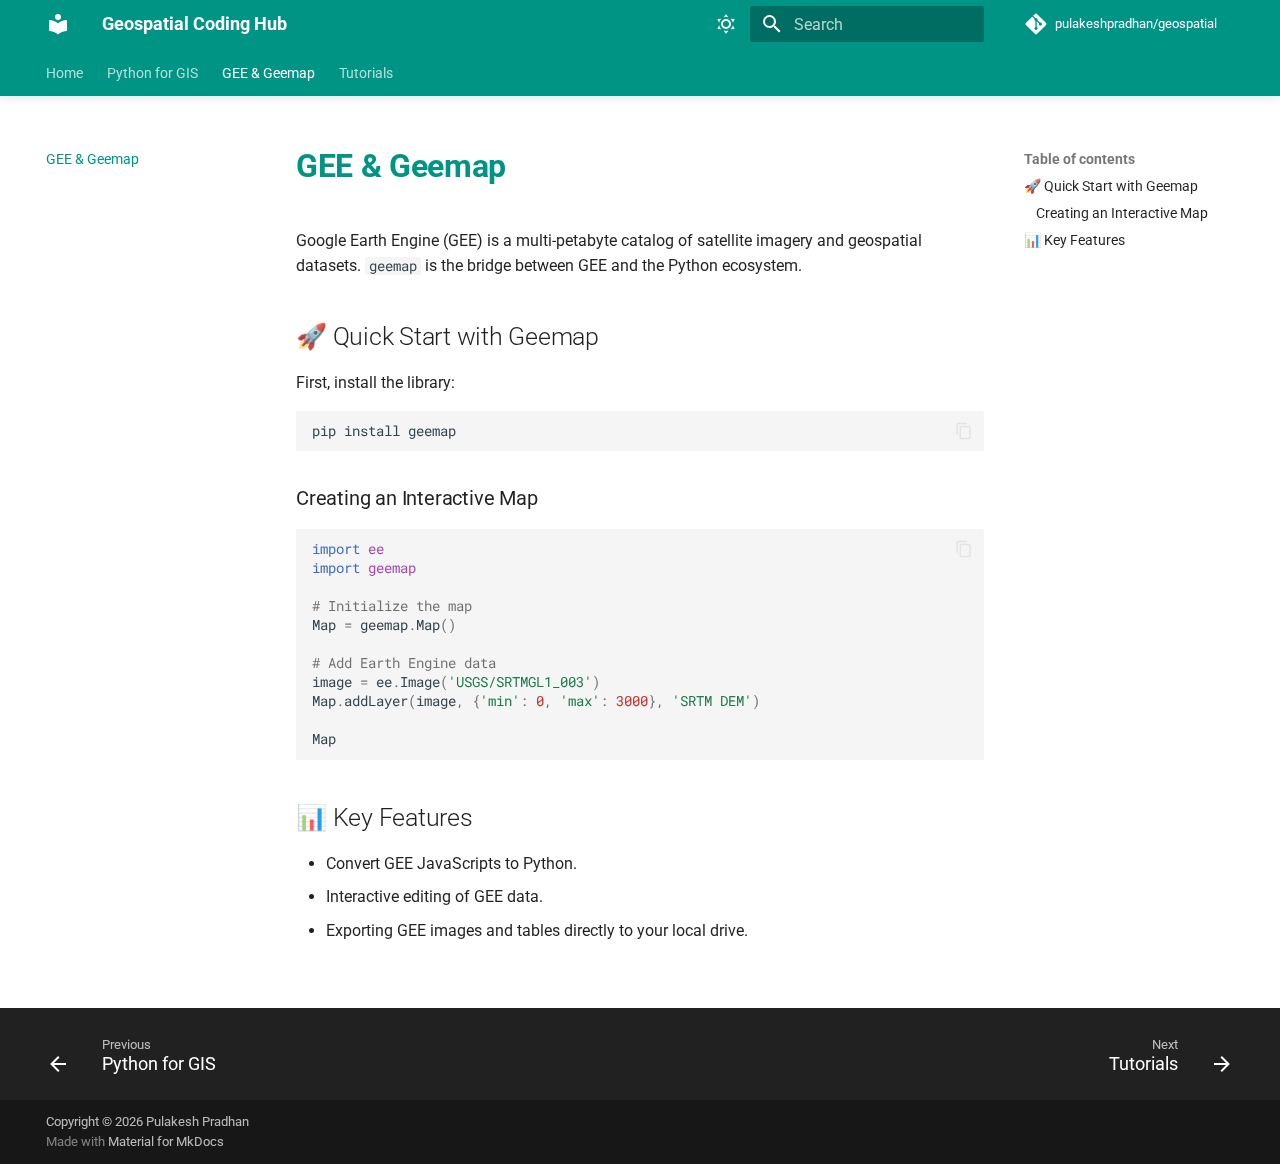
<file: site/gee_geemap/index.html>
<!doctype html>
<html lang="en" class="no-js">
  <head>
    
      <meta charset="utf-8">
      <meta name="viewport" content="width=device-width,initial-scale=1">
      
        <meta name="description" content="A simple and efficient guide for coding in geospatial science.">
      
      
        <meta name="author" content="Pulakesh Pradhan">
      
      
        <link rel="canonical" href="https://pulakeshpradhan.github.io/geospatial/gee_geemap/">
      
      
        <link rel="prev" href="../python_gis/">
      
      
        <link rel="next" href="../tutorials/">
      
      
        
      
      
      <link rel="icon" href="../assets/images/favicon.png">
      <meta name="generator" content="mkdocs-1.6.1, mkdocs-material-9.7.1">
    
    
      
        <title>GEE & Geemap - Geospatial Coding Hub</title>
      
    
    
      <link rel="stylesheet" href="../assets/stylesheets/main.484c7ddc.min.css">
      
        
        <link rel="stylesheet" href="../assets/stylesheets/palette.ab4e12ef.min.css">
      
      


    
    
      
    
    
      
        
        
        <link rel="preconnect" href="https://fonts.gstatic.com" crossorigin>
        <link rel="stylesheet" href="https://fonts.googleapis.com/css?family=Roboto:300,300i,400,400i,700,700i%7CRoboto+Mono:400,400i,700,700i&display=fallback">
        <style>:root{--md-text-font:"Roboto";--md-code-font:"Roboto Mono"}</style>
      
    
    
      <link rel="stylesheet" href="../stylesheets/custom.css">
    
    <script>__md_scope=new URL("..",location),__md_hash=e=>[...e].reduce(((e,_)=>(e<<5)-e+_.charCodeAt(0)),0),__md_get=(e,_=localStorage,t=__md_scope)=>JSON.parse(_.getItem(t.pathname+"."+e)),__md_set=(e,_,t=localStorage,a=__md_scope)=>{try{t.setItem(a.pathname+"."+e,JSON.stringify(_))}catch(e){}}</script>
    
      

    
    
  </head>
  
  
    
    
      
    
    
    
    
    <body dir="ltr" data-md-color-scheme="default" data-md-color-primary="teal" data-md-color-accent="cyan">
  
    
    <input class="md-toggle" data-md-toggle="drawer" type="checkbox" id="__drawer" autocomplete="off">
    <input class="md-toggle" data-md-toggle="search" type="checkbox" id="__search" autocomplete="off">
    <label class="md-overlay" for="__drawer"></label>
    <div data-md-component="skip">
      
        
        <a href="#gee-geemap" class="md-skip">
          Skip to content
        </a>
      
    </div>
    <div data-md-component="announce">
      
    </div>
    
    
      

  

<header class="md-header md-header--shadow md-header--lifted" data-md-component="header">
  <nav class="md-header__inner md-grid" aria-label="Header">
    <a href=".." title="Geospatial Coding Hub" class="md-header__button md-logo" aria-label="Geospatial Coding Hub" data-md-component="logo">
      
  
  <svg xmlns="http://www.w3.org/2000/svg" viewBox="0 0 24 24"><path d="M12 8a3 3 0 0 0 3-3 3 3 0 0 0-3-3 3 3 0 0 0-3 3 3 3 0 0 0 3 3m0 3.54C9.64 9.35 6.5 8 3 8v11c3.5 0 6.64 1.35 9 3.54 2.36-2.19 5.5-3.54 9-3.54V8c-3.5 0-6.64 1.35-9 3.54"/></svg>

    </a>
    <label class="md-header__button md-icon" for="__drawer">
      
      <svg xmlns="http://www.w3.org/2000/svg" viewBox="0 0 24 24"><path d="M3 6h18v2H3zm0 5h18v2H3zm0 5h18v2H3z"/></svg>
    </label>
    <div class="md-header__title" data-md-component="header-title">
      <div class="md-header__ellipsis">
        <div class="md-header__topic">
          <span class="md-ellipsis">
            Geospatial Coding Hub
          </span>
        </div>
        <div class="md-header__topic" data-md-component="header-topic">
          <span class="md-ellipsis">
            
              GEE & Geemap
            
          </span>
        </div>
      </div>
    </div>
    
      
        <form class="md-header__option" data-md-component="palette">
  
    
    
    
    <input class="md-option" data-md-color-media="" data-md-color-scheme="default" data-md-color-primary="teal" data-md-color-accent="cyan"  aria-label="Switch to dark mode"  type="radio" name="__palette" id="__palette_0">
    
      <label class="md-header__button md-icon" title="Switch to dark mode" for="__palette_1" hidden>
        <svg xmlns="http://www.w3.org/2000/svg" viewBox="0 0 24 24"><path d="M12 7a5 5 0 0 1 5 5 5 5 0 0 1-5 5 5 5 0 0 1-5-5 5 5 0 0 1 5-5m0 2a3 3 0 0 0-3 3 3 3 0 0 0 3 3 3 3 0 0 0 3-3 3 3 0 0 0-3-3m0-7 2.39 3.42C13.65 5.15 12.84 5 12 5s-1.65.15-2.39.42zM3.34 7l4.16-.35A7.2 7.2 0 0 0 5.94 8.5c-.44.74-.69 1.5-.83 2.29zm.02 10 1.76-3.77a7.131 7.131 0 0 0 2.38 4.14zM20.65 7l-1.77 3.79a7.02 7.02 0 0 0-2.38-4.15zm-.01 10-4.14.36c.59-.51 1.12-1.14 1.54-1.86.42-.73.69-1.5.83-2.29zM12 22l-2.41-3.44c.74.27 1.55.44 2.41.44.82 0 1.63-.17 2.37-.44z"/></svg>
      </label>
    
  
    
    
    
    <input class="md-option" data-md-color-media="" data-md-color-scheme="slate" data-md-color-primary="teal" data-md-color-accent="cyan"  aria-label="Switch to light mode"  type="radio" name="__palette" id="__palette_1">
    
      <label class="md-header__button md-icon" title="Switch to light mode" for="__palette_0" hidden>
        <svg xmlns="http://www.w3.org/2000/svg" viewBox="0 0 24 24"><path d="m17.75 4.09-2.53 1.94.91 3.06-2.63-1.81-2.63 1.81.91-3.06-2.53-1.94L12.44 4l1.06-3 1.06 3zm3.5 6.91-1.64 1.25.59 1.98-1.7-1.17-1.7 1.17.59-1.98L15.75 11l2.06-.05L18.5 9l.69 1.95zm-2.28 4.95c.83-.08 1.72 1.1 1.19 1.85-.32.45-.66.87-1.08 1.27C15.17 23 8.84 23 4.94 19.07c-3.91-3.9-3.91-10.24 0-14.14.4-.4.82-.76 1.27-1.08.75-.53 1.93.36 1.85 1.19-.27 2.86.69 5.83 2.89 8.02a9.96 9.96 0 0 0 8.02 2.89m-1.64 2.02a12.08 12.08 0 0 1-7.8-3.47c-2.17-2.19-3.33-5-3.49-7.82-2.81 3.14-2.7 7.96.31 10.98 3.02 3.01 7.84 3.12 10.98.31"/></svg>
      </label>
    
  
</form>
      
    
    
      <script>var palette=__md_get("__palette");if(palette&&palette.color){if("(prefers-color-scheme)"===palette.color.media){var media=matchMedia("(prefers-color-scheme: light)"),input=document.querySelector(media.matches?"[data-md-color-media='(prefers-color-scheme: light)']":"[data-md-color-media='(prefers-color-scheme: dark)']");palette.color.media=input.getAttribute("data-md-color-media"),palette.color.scheme=input.getAttribute("data-md-color-scheme"),palette.color.primary=input.getAttribute("data-md-color-primary"),palette.color.accent=input.getAttribute("data-md-color-accent")}for(var[key,value]of Object.entries(palette.color))document.body.setAttribute("data-md-color-"+key,value)}</script>
    
    
    
      
      
        <label class="md-header__button md-icon" for="__search">
          
          <svg xmlns="http://www.w3.org/2000/svg" viewBox="0 0 24 24"><path d="M9.5 3A6.5 6.5 0 0 1 16 9.5c0 1.61-.59 3.09-1.56 4.23l.27.27h.79l5 5-1.5 1.5-5-5v-.79l-.27-.27A6.52 6.52 0 0 1 9.5 16 6.5 6.5 0 0 1 3 9.5 6.5 6.5 0 0 1 9.5 3m0 2C7 5 5 7 5 9.5S7 14 9.5 14 14 12 14 9.5 12 5 9.5 5"/></svg>
        </label>
        <div class="md-search" data-md-component="search" role="dialog">
  <label class="md-search__overlay" for="__search"></label>
  <div class="md-search__inner" role="search">
    <form class="md-search__form" name="search">
      <input type="text" class="md-search__input" name="query" aria-label="Search" placeholder="Search" autocapitalize="off" autocorrect="off" autocomplete="off" spellcheck="false" data-md-component="search-query" required>
      <label class="md-search__icon md-icon" for="__search">
        
        <svg xmlns="http://www.w3.org/2000/svg" viewBox="0 0 24 24"><path d="M9.5 3A6.5 6.5 0 0 1 16 9.5c0 1.61-.59 3.09-1.56 4.23l.27.27h.79l5 5-1.5 1.5-5-5v-.79l-.27-.27A6.52 6.52 0 0 1 9.5 16 6.5 6.5 0 0 1 3 9.5 6.5 6.5 0 0 1 9.5 3m0 2C7 5 5 7 5 9.5S7 14 9.5 14 14 12 14 9.5 12 5 9.5 5"/></svg>
        
        <svg xmlns="http://www.w3.org/2000/svg" viewBox="0 0 24 24"><path d="M20 11v2H8l5.5 5.5-1.42 1.42L4.16 12l7.92-7.92L13.5 5.5 8 11z"/></svg>
      </label>
      <nav class="md-search__options" aria-label="Search">
        
        <button type="reset" class="md-search__icon md-icon" title="Clear" aria-label="Clear" tabindex="-1">
          
          <svg xmlns="http://www.w3.org/2000/svg" viewBox="0 0 24 24"><path d="M19 6.41 17.59 5 12 10.59 6.41 5 5 6.41 10.59 12 5 17.59 6.41 19 12 13.41 17.59 19 19 17.59 13.41 12z"/></svg>
        </button>
      </nav>
      
        <div class="md-search__suggest" data-md-component="search-suggest"></div>
      
    </form>
    <div class="md-search__output">
      <div class="md-search__scrollwrap" tabindex="0" data-md-scrollfix>
        <div class="md-search-result" data-md-component="search-result">
          <div class="md-search-result__meta">
            Initializing search
          </div>
          <ol class="md-search-result__list" role="presentation"></ol>
        </div>
      </div>
    </div>
  </div>
</div>
      
    
    
      <div class="md-header__source">
        <a href="https://github.com/pulakeshpradhan/geospatial" title="Go to repository" class="md-source" data-md-component="source">
  <div class="md-source__icon md-icon">
    
    <svg xmlns="http://www.w3.org/2000/svg" viewBox="0 0 448 512"><!--! Font Awesome Free 7.1.0 by @fontawesome - https://fontawesome.com License - https://fontawesome.com/license/free (Icons: CC BY 4.0, Fonts: SIL OFL 1.1, Code: MIT License) Copyright 2025 Fonticons, Inc.--><path d="M439.6 236.1 244 40.5c-5.4-5.5-12.8-8.5-20.4-8.5s-15 3-20.4 8.4L162.5 81l51.5 51.5c27.1-9.1 52.7 16.8 43.4 43.7l49.7 49.7c34.2-11.8 61.2 31 35.5 56.7-26.5 26.5-70.2-2.9-56-37.3L240.3 199v121.9c25.3 12.5 22.3 41.8 9.1 55-6.4 6.4-15.2 10.1-24.3 10.1s-17.8-3.6-24.3-10.1c-17.6-17.6-11.1-46.9 11.2-56v-123c-20.8-8.5-24.6-30.7-18.6-45L142.6 101 8.5 235.1C3 240.6 0 247.9 0 255.5s3 15 8.5 20.4l195.6 195.7c5.4 5.4 12.7 8.4 20.4 8.4s15-3 20.4-8.4l194.7-194.7c5.4-5.4 8.4-12.8 8.4-20.4s-3-15-8.4-20.4"/></svg>
  </div>
  <div class="md-source__repository">
    pulakeshpradhan/geospatial
  </div>
</a>
      </div>
    
  </nav>
  
    
      
<nav class="md-tabs" aria-label="Tabs" data-md-component="tabs">
  <div class="md-grid">
    <ul class="md-tabs__list">
      
        
  
  
  
  
    <li class="md-tabs__item">
      <a href=".." class="md-tabs__link">
        
  
  
    
  
  Home

      </a>
    </li>
  

      
        
  
  
  
  
    <li class="md-tabs__item">
      <a href="../python_gis/" class="md-tabs__link">
        
  
  
    
  
  Python for GIS

      </a>
    </li>
  

      
        
  
  
  
    
  
  
    <li class="md-tabs__item md-tabs__item--active">
      <a href="./" class="md-tabs__link">
        
  
  
    
  
  GEE & Geemap

      </a>
    </li>
  

      
        
  
  
  
  
    <li class="md-tabs__item">
      <a href="../tutorials/" class="md-tabs__link">
        
  
  
    
  
  Tutorials

      </a>
    </li>
  

      
    </ul>
  </div>
</nav>
    
  
</header>
    
    <div class="md-container" data-md-component="container">
      
      
        
      
      <main class="md-main" data-md-component="main">
        <div class="md-main__inner md-grid">
          
            
              
              <div class="md-sidebar md-sidebar--primary" data-md-component="sidebar" data-md-type="navigation" >
                <div class="md-sidebar__scrollwrap">
                  <div class="md-sidebar__inner">
                    


  


<nav class="md-nav md-nav--primary md-nav--lifted" aria-label="Navigation" data-md-level="0">
  <label class="md-nav__title" for="__drawer">
    <a href=".." title="Geospatial Coding Hub" class="md-nav__button md-logo" aria-label="Geospatial Coding Hub" data-md-component="logo">
      
  
  <svg xmlns="http://www.w3.org/2000/svg" viewBox="0 0 24 24"><path d="M12 8a3 3 0 0 0 3-3 3 3 0 0 0-3-3 3 3 0 0 0-3 3 3 3 0 0 0 3 3m0 3.54C9.64 9.35 6.5 8 3 8v11c3.5 0 6.64 1.35 9 3.54 2.36-2.19 5.5-3.54 9-3.54V8c-3.5 0-6.64 1.35-9 3.54"/></svg>

    </a>
    Geospatial Coding Hub
  </label>
  
    <div class="md-nav__source">
      <a href="https://github.com/pulakeshpradhan/geospatial" title="Go to repository" class="md-source" data-md-component="source">
  <div class="md-source__icon md-icon">
    
    <svg xmlns="http://www.w3.org/2000/svg" viewBox="0 0 448 512"><!--! Font Awesome Free 7.1.0 by @fontawesome - https://fontawesome.com License - https://fontawesome.com/license/free (Icons: CC BY 4.0, Fonts: SIL OFL 1.1, Code: MIT License) Copyright 2025 Fonticons, Inc.--><path d="M439.6 236.1 244 40.5c-5.4-5.5-12.8-8.5-20.4-8.5s-15 3-20.4 8.4L162.5 81l51.5 51.5c27.1-9.1 52.7 16.8 43.4 43.7l49.7 49.7c34.2-11.8 61.2 31 35.5 56.7-26.5 26.5-70.2-2.9-56-37.3L240.3 199v121.9c25.3 12.5 22.3 41.8 9.1 55-6.4 6.4-15.2 10.1-24.3 10.1s-17.8-3.6-24.3-10.1c-17.6-17.6-11.1-46.9 11.2-56v-123c-20.8-8.5-24.6-30.7-18.6-45L142.6 101 8.5 235.1C3 240.6 0 247.9 0 255.5s3 15 8.5 20.4l195.6 195.7c5.4 5.4 12.7 8.4 20.4 8.4s15-3 20.4-8.4l194.7-194.7c5.4-5.4 8.4-12.8 8.4-20.4s-3-15-8.4-20.4"/></svg>
  </div>
  <div class="md-source__repository">
    pulakeshpradhan/geospatial
  </div>
</a>
    </div>
  
  <ul class="md-nav__list" data-md-scrollfix>
    
      
      
  
  
  
  
    <li class="md-nav__item">
      <a href=".." class="md-nav__link">
        
  
  
  <span class="md-ellipsis">
    
  
    Home
  

    
  </span>
  
  

      </a>
    </li>
  

    
      
      
  
  
  
  
    <li class="md-nav__item">
      <a href="../python_gis/" class="md-nav__link">
        
  
  
  <span class="md-ellipsis">
    
  
    Python for GIS
  

    
  </span>
  
  

      </a>
    </li>
  

    
      
      
  
  
    
  
  
  
    <li class="md-nav__item md-nav__item--active">
      
      <input class="md-nav__toggle md-toggle" type="checkbox" id="__toc">
      
      
        
      
      
        <label class="md-nav__link md-nav__link--active" for="__toc">
          
  
  
  <span class="md-ellipsis">
    
  
    GEE & Geemap
  

    
  </span>
  
  

          <span class="md-nav__icon md-icon"></span>
        </label>
      
      <a href="./" class="md-nav__link md-nav__link--active">
        
  
  
  <span class="md-ellipsis">
    
  
    GEE & Geemap
  

    
  </span>
  
  

      </a>
      
        

<nav class="md-nav md-nav--secondary" aria-label="Table of contents">
  
  
  
    
  
  
    <label class="md-nav__title" for="__toc">
      <span class="md-nav__icon md-icon"></span>
      Table of contents
    </label>
    <ul class="md-nav__list" data-md-component="toc" data-md-scrollfix>
      
        <li class="md-nav__item">
  <a href="#quick-start-with-geemap" class="md-nav__link">
    <span class="md-ellipsis">
      
        🚀 Quick Start with Geemap
      
    </span>
  </a>
  
    <nav class="md-nav" aria-label="🚀 Quick Start with Geemap">
      <ul class="md-nav__list">
        
          <li class="md-nav__item">
  <a href="#creating-an-interactive-map" class="md-nav__link">
    <span class="md-ellipsis">
      
        Creating an Interactive Map
      
    </span>
  </a>
  
</li>
        
      </ul>
    </nav>
  
</li>
      
        <li class="md-nav__item">
  <a href="#key-features" class="md-nav__link">
    <span class="md-ellipsis">
      
        📊 Key Features
      
    </span>
  </a>
  
</li>
      
    </ul>
  
</nav>
      
    </li>
  

    
      
      
  
  
  
  
    <li class="md-nav__item">
      <a href="../tutorials/" class="md-nav__link">
        
  
  
  <span class="md-ellipsis">
    
  
    Tutorials
  

    
  </span>
  
  

      </a>
    </li>
  

    
  </ul>
</nav>
                  </div>
                </div>
              </div>
            
            
              
              <div class="md-sidebar md-sidebar--secondary" data-md-component="sidebar" data-md-type="toc" >
                <div class="md-sidebar__scrollwrap">
                  <div class="md-sidebar__inner">
                    

<nav class="md-nav md-nav--secondary" aria-label="Table of contents">
  
  
  
    
  
  
    <label class="md-nav__title" for="__toc">
      <span class="md-nav__icon md-icon"></span>
      Table of contents
    </label>
    <ul class="md-nav__list" data-md-component="toc" data-md-scrollfix>
      
        <li class="md-nav__item">
  <a href="#quick-start-with-geemap" class="md-nav__link">
    <span class="md-ellipsis">
      
        🚀 Quick Start with Geemap
      
    </span>
  </a>
  
    <nav class="md-nav" aria-label="🚀 Quick Start with Geemap">
      <ul class="md-nav__list">
        
          <li class="md-nav__item">
  <a href="#creating-an-interactive-map" class="md-nav__link">
    <span class="md-ellipsis">
      
        Creating an Interactive Map
      
    </span>
  </a>
  
</li>
        
      </ul>
    </nav>
  
</li>
      
        <li class="md-nav__item">
  <a href="#key-features" class="md-nav__link">
    <span class="md-ellipsis">
      
        📊 Key Features
      
    </span>
  </a>
  
</li>
      
    </ul>
  
</nav>
                  </div>
                </div>
              </div>
            
          
          
            <div class="md-content" data-md-component="content">
              
              <article class="md-content__inner md-typeset">
                
                  


  
  


<h1 id="gee-geemap">GEE &amp; Geemap</h1>
<p>Google Earth Engine (GEE) is a multi-petabyte catalog of satellite imagery and geospatial datasets. <code>geemap</code> is the bridge between GEE and the Python ecosystem.</p>
<h2 id="quick-start-with-geemap">🚀 Quick Start with Geemap</h2>
<p>First, install the library:</p>
<div class="highlight"><pre><span></span><code><a id="__codelineno-0-1" name="__codelineno-0-1" href="#__codelineno-0-1"></a>pip<span class="w"> </span>install<span class="w"> </span>geemap
</code></pre></div>
<h3 id="creating-an-interactive-map">Creating an Interactive Map</h3>
<div class="highlight"><pre><span></span><code><a id="__codelineno-1-1" name="__codelineno-1-1" href="#__codelineno-1-1"></a><span class="kn">import</span><span class="w"> </span><span class="nn">ee</span>
<a id="__codelineno-1-2" name="__codelineno-1-2" href="#__codelineno-1-2"></a><span class="kn">import</span><span class="w"> </span><span class="nn">geemap</span>
<a id="__codelineno-1-3" name="__codelineno-1-3" href="#__codelineno-1-3"></a>
<a id="__codelineno-1-4" name="__codelineno-1-4" href="#__codelineno-1-4"></a><span class="c1"># Initialize the map</span>
<a id="__codelineno-1-5" name="__codelineno-1-5" href="#__codelineno-1-5"></a><span class="n">Map</span> <span class="o">=</span> <span class="n">geemap</span><span class="o">.</span><span class="n">Map</span><span class="p">()</span>
<a id="__codelineno-1-6" name="__codelineno-1-6" href="#__codelineno-1-6"></a>
<a id="__codelineno-1-7" name="__codelineno-1-7" href="#__codelineno-1-7"></a><span class="c1"># Add Earth Engine data</span>
<a id="__codelineno-1-8" name="__codelineno-1-8" href="#__codelineno-1-8"></a><span class="n">image</span> <span class="o">=</span> <span class="n">ee</span><span class="o">.</span><span class="n">Image</span><span class="p">(</span><span class="s1">&#39;USGS/SRTMGL1_003&#39;</span><span class="p">)</span>
<a id="__codelineno-1-9" name="__codelineno-1-9" href="#__codelineno-1-9"></a><span class="n">Map</span><span class="o">.</span><span class="n">addLayer</span><span class="p">(</span><span class="n">image</span><span class="p">,</span> <span class="p">{</span><span class="s1">&#39;min&#39;</span><span class="p">:</span> <span class="mi">0</span><span class="p">,</span> <span class="s1">&#39;max&#39;</span><span class="p">:</span> <span class="mi">3000</span><span class="p">},</span> <span class="s1">&#39;SRTM DEM&#39;</span><span class="p">)</span>
<a id="__codelineno-1-10" name="__codelineno-1-10" href="#__codelineno-1-10"></a>
<a id="__codelineno-1-11" name="__codelineno-1-11" href="#__codelineno-1-11"></a><span class="n">Map</span>
</code></pre></div>
<h2 id="key-features">📊 Key Features</h2>
<ul>
<li>Convert GEE JavaScripts to Python.</li>
<li>Interactive editing of GEE data.</li>
<li>Exporting GEE images and tables directly to your local drive.</li>
</ul>












                
              </article>
            </div>
          
          
<script>var target=document.getElementById(location.hash.slice(1));target&&target.name&&(target.checked=target.name.startsWith("__tabbed_"))</script>
        </div>
        
          <button type="button" class="md-top md-icon" data-md-component="top" hidden>
  
  <svg xmlns="http://www.w3.org/2000/svg" viewBox="0 0 24 24"><path d="M13 20h-2V8l-5.5 5.5-1.42-1.42L12 4.16l7.92 7.92-1.42 1.42L13 8z"/></svg>
  Back to top
</button>
        
      </main>
      
        <footer class="md-footer">
  
    
      
      <nav class="md-footer__inner md-grid" aria-label="Footer" >
        
          
          <a href="../python_gis/" class="md-footer__link md-footer__link--prev" aria-label="Previous: Python for GIS">
            <div class="md-footer__button md-icon">
              
              <svg xmlns="http://www.w3.org/2000/svg" viewBox="0 0 24 24"><path d="M20 11v2H8l5.5 5.5-1.42 1.42L4.16 12l7.92-7.92L13.5 5.5 8 11z"/></svg>
            </div>
            <div class="md-footer__title">
              <span class="md-footer__direction">
                Previous
              </span>
              <div class="md-ellipsis">
                Python for GIS
              </div>
            </div>
          </a>
        
        
          
          <a href="../tutorials/" class="md-footer__link md-footer__link--next" aria-label="Next: Tutorials">
            <div class="md-footer__title">
              <span class="md-footer__direction">
                Next
              </span>
              <div class="md-ellipsis">
                Tutorials
              </div>
            </div>
            <div class="md-footer__button md-icon">
              
              <svg xmlns="http://www.w3.org/2000/svg" viewBox="0 0 24 24"><path d="M4 11v2h12l-5.5 5.5 1.42 1.42L19.84 12l-7.92-7.92L10.5 5.5 16 11z"/></svg>
            </div>
          </a>
        
      </nav>
    
  
  <div class="md-footer-meta md-typeset">
    <div class="md-footer-meta__inner md-grid">
      <div class="md-copyright">
  
    <div class="md-copyright__highlight">
      Copyright &copy; 2026 Pulakesh Pradhan
    </div>
  
  
    Made with
    <a href="https://squidfunk.github.io/mkdocs-material/" target="_blank" rel="noopener">
      Material for MkDocs
    </a>
  
</div>
      
    </div>
  </div>
</footer>
      
    </div>
    <div class="md-dialog" data-md-component="dialog">
      <div class="md-dialog__inner md-typeset"></div>
    </div>
    
    
    
      
      
      <script id="__config" type="application/json">{"annotate": null, "base": "..", "features": ["navigation.tabs", "navigation.tabs.sticky", "navigation.top", "navigation.footer", "navigation.tracking", "search.suggest", "search.highlight", "content.code.copy", "content.tooltips"], "search": "../assets/javascripts/workers/search.2c215733.min.js", "tags": null, "translations": {"clipboard.copied": "Copied to clipboard", "clipboard.copy": "Copy to clipboard", "search.result.more.one": "1 more on this page", "search.result.more.other": "# more on this page", "search.result.none": "No matching documents", "search.result.one": "1 matching document", "search.result.other": "# matching documents", "search.result.placeholder": "Type to start searching", "search.result.term.missing": "Missing", "select.version": "Select version"}, "version": null}</script>
    
    
      <script src="../assets/javascripts/bundle.79ae519e.min.js"></script>
      
    
  </body>
</html>
</file>
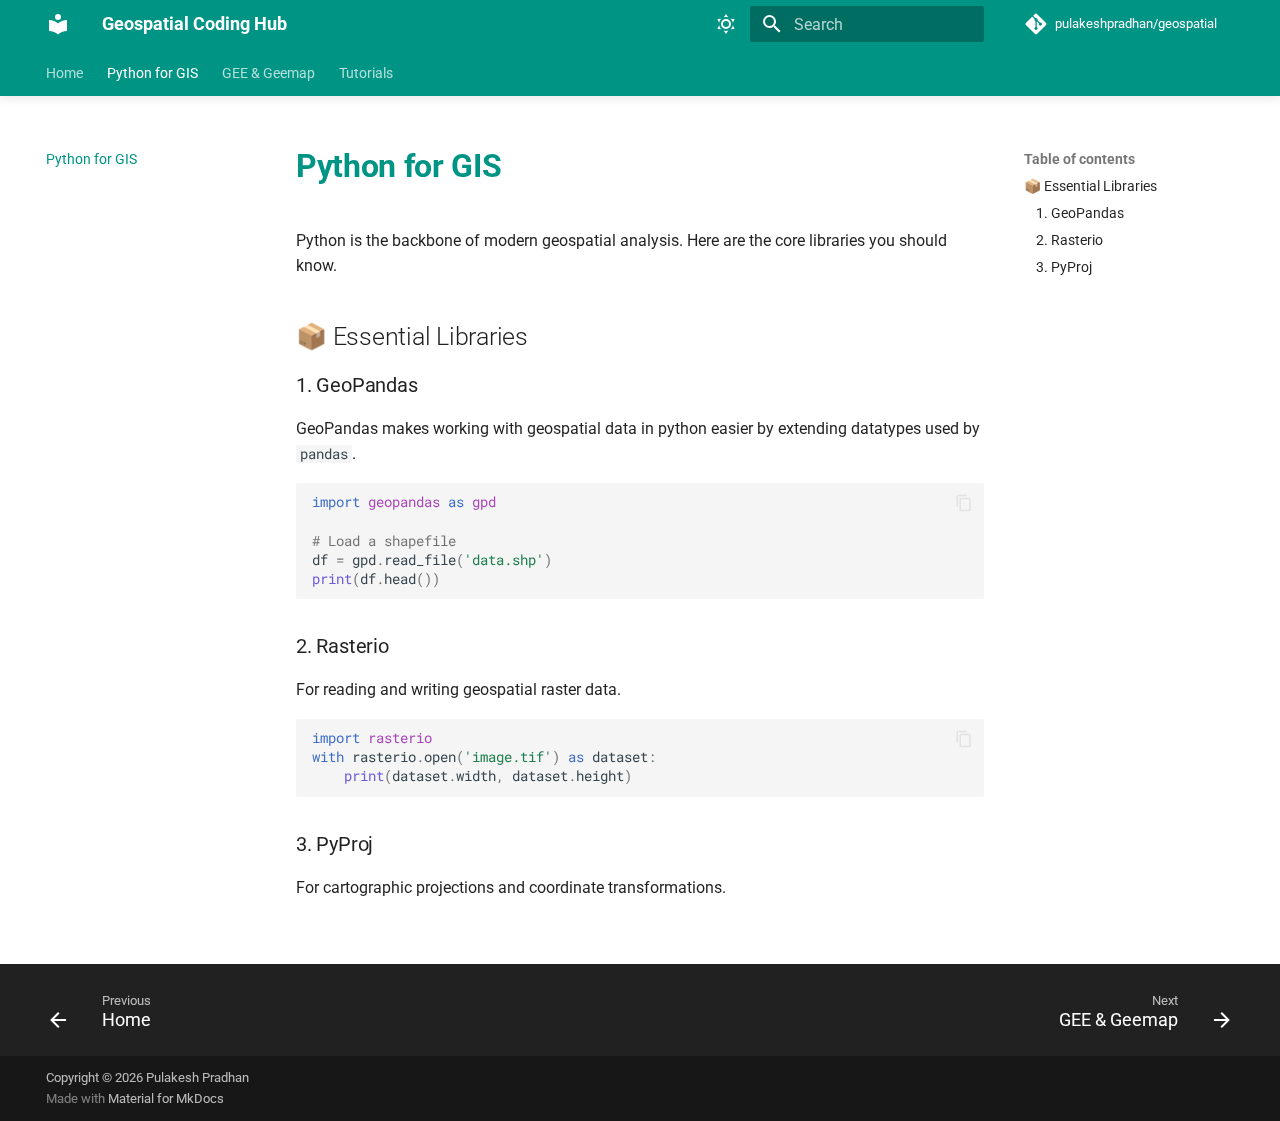
<file: site/python_gis/index.html>
<!doctype html>
<html lang="en" class="no-js">
  <head>
    
      <meta charset="utf-8">
      <meta name="viewport" content="width=device-width,initial-scale=1">
      
        <meta name="description" content="A simple and efficient guide for coding in geospatial science.">
      
      
        <meta name="author" content="Pulakesh Pradhan">
      
      
        <link rel="canonical" href="https://pulakeshpradhan.github.io/geospatial/python_gis/">
      
      
        <link rel="prev" href="..">
      
      
        <link rel="next" href="../gee_geemap/">
      
      
        
      
      
      <link rel="icon" href="../assets/images/favicon.png">
      <meta name="generator" content="mkdocs-1.6.1, mkdocs-material-9.7.1">
    
    
      
        <title>Python for GIS - Geospatial Coding Hub</title>
      
    
    
      <link rel="stylesheet" href="../assets/stylesheets/main.484c7ddc.min.css">
      
        
        <link rel="stylesheet" href="../assets/stylesheets/palette.ab4e12ef.min.css">
      
      


    
    
      
    
    
      
        
        
        <link rel="preconnect" href="https://fonts.gstatic.com" crossorigin>
        <link rel="stylesheet" href="https://fonts.googleapis.com/css?family=Roboto:300,300i,400,400i,700,700i%7CRoboto+Mono:400,400i,700,700i&display=fallback">
        <style>:root{--md-text-font:"Roboto";--md-code-font:"Roboto Mono"}</style>
      
    
    
      <link rel="stylesheet" href="../stylesheets/custom.css">
    
    <script>__md_scope=new URL("..",location),__md_hash=e=>[...e].reduce(((e,_)=>(e<<5)-e+_.charCodeAt(0)),0),__md_get=(e,_=localStorage,t=__md_scope)=>JSON.parse(_.getItem(t.pathname+"."+e)),__md_set=(e,_,t=localStorage,a=__md_scope)=>{try{t.setItem(a.pathname+"."+e,JSON.stringify(_))}catch(e){}}</script>
    
      

    
    
  </head>
  
  
    
    
      
    
    
    
    
    <body dir="ltr" data-md-color-scheme="default" data-md-color-primary="teal" data-md-color-accent="cyan">
  
    
    <input class="md-toggle" data-md-toggle="drawer" type="checkbox" id="__drawer" autocomplete="off">
    <input class="md-toggle" data-md-toggle="search" type="checkbox" id="__search" autocomplete="off">
    <label class="md-overlay" for="__drawer"></label>
    <div data-md-component="skip">
      
        
        <a href="#python-for-gis" class="md-skip">
          Skip to content
        </a>
      
    </div>
    <div data-md-component="announce">
      
    </div>
    
    
      

  

<header class="md-header md-header--shadow md-header--lifted" data-md-component="header">
  <nav class="md-header__inner md-grid" aria-label="Header">
    <a href=".." title="Geospatial Coding Hub" class="md-header__button md-logo" aria-label="Geospatial Coding Hub" data-md-component="logo">
      
  
  <svg xmlns="http://www.w3.org/2000/svg" viewBox="0 0 24 24"><path d="M12 8a3 3 0 0 0 3-3 3 3 0 0 0-3-3 3 3 0 0 0-3 3 3 3 0 0 0 3 3m0 3.54C9.64 9.35 6.5 8 3 8v11c3.5 0 6.64 1.35 9 3.54 2.36-2.19 5.5-3.54 9-3.54V8c-3.5 0-6.64 1.35-9 3.54"/></svg>

    </a>
    <label class="md-header__button md-icon" for="__drawer">
      
      <svg xmlns="http://www.w3.org/2000/svg" viewBox="0 0 24 24"><path d="M3 6h18v2H3zm0 5h18v2H3zm0 5h18v2H3z"/></svg>
    </label>
    <div class="md-header__title" data-md-component="header-title">
      <div class="md-header__ellipsis">
        <div class="md-header__topic">
          <span class="md-ellipsis">
            Geospatial Coding Hub
          </span>
        </div>
        <div class="md-header__topic" data-md-component="header-topic">
          <span class="md-ellipsis">
            
              Python for GIS
            
          </span>
        </div>
      </div>
    </div>
    
      
        <form class="md-header__option" data-md-component="palette">
  
    
    
    
    <input class="md-option" data-md-color-media="" data-md-color-scheme="default" data-md-color-primary="teal" data-md-color-accent="cyan"  aria-label="Switch to dark mode"  type="radio" name="__palette" id="__palette_0">
    
      <label class="md-header__button md-icon" title="Switch to dark mode" for="__palette_1" hidden>
        <svg xmlns="http://www.w3.org/2000/svg" viewBox="0 0 24 24"><path d="M12 7a5 5 0 0 1 5 5 5 5 0 0 1-5 5 5 5 0 0 1-5-5 5 5 0 0 1 5-5m0 2a3 3 0 0 0-3 3 3 3 0 0 0 3 3 3 3 0 0 0 3-3 3 3 0 0 0-3-3m0-7 2.39 3.42C13.65 5.15 12.84 5 12 5s-1.65.15-2.39.42zM3.34 7l4.16-.35A7.2 7.2 0 0 0 5.94 8.5c-.44.74-.69 1.5-.83 2.29zm.02 10 1.76-3.77a7.131 7.131 0 0 0 2.38 4.14zM20.65 7l-1.77 3.79a7.02 7.02 0 0 0-2.38-4.15zm-.01 10-4.14.36c.59-.51 1.12-1.14 1.54-1.86.42-.73.69-1.5.83-2.29zM12 22l-2.41-3.44c.74.27 1.55.44 2.41.44.82 0 1.63-.17 2.37-.44z"/></svg>
      </label>
    
  
    
    
    
    <input class="md-option" data-md-color-media="" data-md-color-scheme="slate" data-md-color-primary="teal" data-md-color-accent="cyan"  aria-label="Switch to light mode"  type="radio" name="__palette" id="__palette_1">
    
      <label class="md-header__button md-icon" title="Switch to light mode" for="__palette_0" hidden>
        <svg xmlns="http://www.w3.org/2000/svg" viewBox="0 0 24 24"><path d="m17.75 4.09-2.53 1.94.91 3.06-2.63-1.81-2.63 1.81.91-3.06-2.53-1.94L12.44 4l1.06-3 1.06 3zm3.5 6.91-1.64 1.25.59 1.98-1.7-1.17-1.7 1.17.59-1.98L15.75 11l2.06-.05L18.5 9l.69 1.95zm-2.28 4.95c.83-.08 1.72 1.1 1.19 1.85-.32.45-.66.87-1.08 1.27C15.17 23 8.84 23 4.94 19.07c-3.91-3.9-3.91-10.24 0-14.14.4-.4.82-.76 1.27-1.08.75-.53 1.93.36 1.85 1.19-.27 2.86.69 5.83 2.89 8.02a9.96 9.96 0 0 0 8.02 2.89m-1.64 2.02a12.08 12.08 0 0 1-7.8-3.47c-2.17-2.19-3.33-5-3.49-7.82-2.81 3.14-2.7 7.96.31 10.98 3.02 3.01 7.84 3.12 10.98.31"/></svg>
      </label>
    
  
</form>
      
    
    
      <script>var palette=__md_get("__palette");if(palette&&palette.color){if("(prefers-color-scheme)"===palette.color.media){var media=matchMedia("(prefers-color-scheme: light)"),input=document.querySelector(media.matches?"[data-md-color-media='(prefers-color-scheme: light)']":"[data-md-color-media='(prefers-color-scheme: dark)']");palette.color.media=input.getAttribute("data-md-color-media"),palette.color.scheme=input.getAttribute("data-md-color-scheme"),palette.color.primary=input.getAttribute("data-md-color-primary"),palette.color.accent=input.getAttribute("data-md-color-accent")}for(var[key,value]of Object.entries(palette.color))document.body.setAttribute("data-md-color-"+key,value)}</script>
    
    
    
      
      
        <label class="md-header__button md-icon" for="__search">
          
          <svg xmlns="http://www.w3.org/2000/svg" viewBox="0 0 24 24"><path d="M9.5 3A6.5 6.5 0 0 1 16 9.5c0 1.61-.59 3.09-1.56 4.23l.27.27h.79l5 5-1.5 1.5-5-5v-.79l-.27-.27A6.52 6.52 0 0 1 9.5 16 6.5 6.5 0 0 1 3 9.5 6.5 6.5 0 0 1 9.5 3m0 2C7 5 5 7 5 9.5S7 14 9.5 14 14 12 14 9.5 12 5 9.5 5"/></svg>
        </label>
        <div class="md-search" data-md-component="search" role="dialog">
  <label class="md-search__overlay" for="__search"></label>
  <div class="md-search__inner" role="search">
    <form class="md-search__form" name="search">
      <input type="text" class="md-search__input" name="query" aria-label="Search" placeholder="Search" autocapitalize="off" autocorrect="off" autocomplete="off" spellcheck="false" data-md-component="search-query" required>
      <label class="md-search__icon md-icon" for="__search">
        
        <svg xmlns="http://www.w3.org/2000/svg" viewBox="0 0 24 24"><path d="M9.5 3A6.5 6.5 0 0 1 16 9.5c0 1.61-.59 3.09-1.56 4.23l.27.27h.79l5 5-1.5 1.5-5-5v-.79l-.27-.27A6.52 6.52 0 0 1 9.5 16 6.5 6.5 0 0 1 3 9.5 6.5 6.5 0 0 1 9.5 3m0 2C7 5 5 7 5 9.5S7 14 9.5 14 14 12 14 9.5 12 5 9.5 5"/></svg>
        
        <svg xmlns="http://www.w3.org/2000/svg" viewBox="0 0 24 24"><path d="M20 11v2H8l5.5 5.5-1.42 1.42L4.16 12l7.92-7.92L13.5 5.5 8 11z"/></svg>
      </label>
      <nav class="md-search__options" aria-label="Search">
        
        <button type="reset" class="md-search__icon md-icon" title="Clear" aria-label="Clear" tabindex="-1">
          
          <svg xmlns="http://www.w3.org/2000/svg" viewBox="0 0 24 24"><path d="M19 6.41 17.59 5 12 10.59 6.41 5 5 6.41 10.59 12 5 17.59 6.41 19 12 13.41 17.59 19 19 17.59 13.41 12z"/></svg>
        </button>
      </nav>
      
        <div class="md-search__suggest" data-md-component="search-suggest"></div>
      
    </form>
    <div class="md-search__output">
      <div class="md-search__scrollwrap" tabindex="0" data-md-scrollfix>
        <div class="md-search-result" data-md-component="search-result">
          <div class="md-search-result__meta">
            Initializing search
          </div>
          <ol class="md-search-result__list" role="presentation"></ol>
        </div>
      </div>
    </div>
  </div>
</div>
      
    
    
      <div class="md-header__source">
        <a href="https://github.com/pulakeshpradhan/geospatial" title="Go to repository" class="md-source" data-md-component="source">
  <div class="md-source__icon md-icon">
    
    <svg xmlns="http://www.w3.org/2000/svg" viewBox="0 0 448 512"><!--! Font Awesome Free 7.1.0 by @fontawesome - https://fontawesome.com License - https://fontawesome.com/license/free (Icons: CC BY 4.0, Fonts: SIL OFL 1.1, Code: MIT License) Copyright 2025 Fonticons, Inc.--><path d="M439.6 236.1 244 40.5c-5.4-5.5-12.8-8.5-20.4-8.5s-15 3-20.4 8.4L162.5 81l51.5 51.5c27.1-9.1 52.7 16.8 43.4 43.7l49.7 49.7c34.2-11.8 61.2 31 35.5 56.7-26.5 26.5-70.2-2.9-56-37.3L240.3 199v121.9c25.3 12.5 22.3 41.8 9.1 55-6.4 6.4-15.2 10.1-24.3 10.1s-17.8-3.6-24.3-10.1c-17.6-17.6-11.1-46.9 11.2-56v-123c-20.8-8.5-24.6-30.7-18.6-45L142.6 101 8.5 235.1C3 240.6 0 247.9 0 255.5s3 15 8.5 20.4l195.6 195.7c5.4 5.4 12.7 8.4 20.4 8.4s15-3 20.4-8.4l194.7-194.7c5.4-5.4 8.4-12.8 8.4-20.4s-3-15-8.4-20.4"/></svg>
  </div>
  <div class="md-source__repository">
    pulakeshpradhan/geospatial
  </div>
</a>
      </div>
    
  </nav>
  
    
      
<nav class="md-tabs" aria-label="Tabs" data-md-component="tabs">
  <div class="md-grid">
    <ul class="md-tabs__list">
      
        
  
  
  
  
    <li class="md-tabs__item">
      <a href=".." class="md-tabs__link">
        
  
  
    
  
  Home

      </a>
    </li>
  

      
        
  
  
  
    
  
  
    <li class="md-tabs__item md-tabs__item--active">
      <a href="./" class="md-tabs__link">
        
  
  
    
  
  Python for GIS

      </a>
    </li>
  

      
        
  
  
  
  
    <li class="md-tabs__item">
      <a href="../gee_geemap/" class="md-tabs__link">
        
  
  
    
  
  GEE & Geemap

      </a>
    </li>
  

      
        
  
  
  
  
    <li class="md-tabs__item">
      <a href="../tutorials/" class="md-tabs__link">
        
  
  
    
  
  Tutorials

      </a>
    </li>
  

      
    </ul>
  </div>
</nav>
    
  
</header>
    
    <div class="md-container" data-md-component="container">
      
      
        
      
      <main class="md-main" data-md-component="main">
        <div class="md-main__inner md-grid">
          
            
              
              <div class="md-sidebar md-sidebar--primary" data-md-component="sidebar" data-md-type="navigation" >
                <div class="md-sidebar__scrollwrap">
                  <div class="md-sidebar__inner">
                    


  


<nav class="md-nav md-nav--primary md-nav--lifted" aria-label="Navigation" data-md-level="0">
  <label class="md-nav__title" for="__drawer">
    <a href=".." title="Geospatial Coding Hub" class="md-nav__button md-logo" aria-label="Geospatial Coding Hub" data-md-component="logo">
      
  
  <svg xmlns="http://www.w3.org/2000/svg" viewBox="0 0 24 24"><path d="M12 8a3 3 0 0 0 3-3 3 3 0 0 0-3-3 3 3 0 0 0-3 3 3 3 0 0 0 3 3m0 3.54C9.64 9.35 6.5 8 3 8v11c3.5 0 6.64 1.35 9 3.54 2.36-2.19 5.5-3.54 9-3.54V8c-3.5 0-6.64 1.35-9 3.54"/></svg>

    </a>
    Geospatial Coding Hub
  </label>
  
    <div class="md-nav__source">
      <a href="https://github.com/pulakeshpradhan/geospatial" title="Go to repository" class="md-source" data-md-component="source">
  <div class="md-source__icon md-icon">
    
    <svg xmlns="http://www.w3.org/2000/svg" viewBox="0 0 448 512"><!--! Font Awesome Free 7.1.0 by @fontawesome - https://fontawesome.com License - https://fontawesome.com/license/free (Icons: CC BY 4.0, Fonts: SIL OFL 1.1, Code: MIT License) Copyright 2025 Fonticons, Inc.--><path d="M439.6 236.1 244 40.5c-5.4-5.5-12.8-8.5-20.4-8.5s-15 3-20.4 8.4L162.5 81l51.5 51.5c27.1-9.1 52.7 16.8 43.4 43.7l49.7 49.7c34.2-11.8 61.2 31 35.5 56.7-26.5 26.5-70.2-2.9-56-37.3L240.3 199v121.9c25.3 12.5 22.3 41.8 9.1 55-6.4 6.4-15.2 10.1-24.3 10.1s-17.8-3.6-24.3-10.1c-17.6-17.6-11.1-46.9 11.2-56v-123c-20.8-8.5-24.6-30.7-18.6-45L142.6 101 8.5 235.1C3 240.6 0 247.9 0 255.5s3 15 8.5 20.4l195.6 195.7c5.4 5.4 12.7 8.4 20.4 8.4s15-3 20.4-8.4l194.7-194.7c5.4-5.4 8.4-12.8 8.4-20.4s-3-15-8.4-20.4"/></svg>
  </div>
  <div class="md-source__repository">
    pulakeshpradhan/geospatial
  </div>
</a>
    </div>
  
  <ul class="md-nav__list" data-md-scrollfix>
    
      
      
  
  
  
  
    <li class="md-nav__item">
      <a href=".." class="md-nav__link">
        
  
  
  <span class="md-ellipsis">
    
  
    Home
  

    
  </span>
  
  

      </a>
    </li>
  

    
      
      
  
  
    
  
  
  
    <li class="md-nav__item md-nav__item--active">
      
      <input class="md-nav__toggle md-toggle" type="checkbox" id="__toc">
      
      
        
      
      
        <label class="md-nav__link md-nav__link--active" for="__toc">
          
  
  
  <span class="md-ellipsis">
    
  
    Python for GIS
  

    
  </span>
  
  

          <span class="md-nav__icon md-icon"></span>
        </label>
      
      <a href="./" class="md-nav__link md-nav__link--active">
        
  
  
  <span class="md-ellipsis">
    
  
    Python for GIS
  

    
  </span>
  
  

      </a>
      
        

<nav class="md-nav md-nav--secondary" aria-label="Table of contents">
  
  
  
    
  
  
    <label class="md-nav__title" for="__toc">
      <span class="md-nav__icon md-icon"></span>
      Table of contents
    </label>
    <ul class="md-nav__list" data-md-component="toc" data-md-scrollfix>
      
        <li class="md-nav__item">
  <a href="#essential-libraries" class="md-nav__link">
    <span class="md-ellipsis">
      
        📦 Essential Libraries
      
    </span>
  </a>
  
    <nav class="md-nav" aria-label="📦 Essential Libraries">
      <ul class="md-nav__list">
        
          <li class="md-nav__item">
  <a href="#1-geopandas" class="md-nav__link">
    <span class="md-ellipsis">
      
        1. GeoPandas
      
    </span>
  </a>
  
</li>
        
          <li class="md-nav__item">
  <a href="#2-rasterio" class="md-nav__link">
    <span class="md-ellipsis">
      
        2. Rasterio
      
    </span>
  </a>
  
</li>
        
          <li class="md-nav__item">
  <a href="#3-pyproj" class="md-nav__link">
    <span class="md-ellipsis">
      
        3. PyProj
      
    </span>
  </a>
  
</li>
        
      </ul>
    </nav>
  
</li>
      
    </ul>
  
</nav>
      
    </li>
  

    
      
      
  
  
  
  
    <li class="md-nav__item">
      <a href="../gee_geemap/" class="md-nav__link">
        
  
  
  <span class="md-ellipsis">
    
  
    GEE & Geemap
  

    
  </span>
  
  

      </a>
    </li>
  

    
      
      
  
  
  
  
    <li class="md-nav__item">
      <a href="../tutorials/" class="md-nav__link">
        
  
  
  <span class="md-ellipsis">
    
  
    Tutorials
  

    
  </span>
  
  

      </a>
    </li>
  

    
  </ul>
</nav>
                  </div>
                </div>
              </div>
            
            
              
              <div class="md-sidebar md-sidebar--secondary" data-md-component="sidebar" data-md-type="toc" >
                <div class="md-sidebar__scrollwrap">
                  <div class="md-sidebar__inner">
                    

<nav class="md-nav md-nav--secondary" aria-label="Table of contents">
  
  
  
    
  
  
    <label class="md-nav__title" for="__toc">
      <span class="md-nav__icon md-icon"></span>
      Table of contents
    </label>
    <ul class="md-nav__list" data-md-component="toc" data-md-scrollfix>
      
        <li class="md-nav__item">
  <a href="#essential-libraries" class="md-nav__link">
    <span class="md-ellipsis">
      
        📦 Essential Libraries
      
    </span>
  </a>
  
    <nav class="md-nav" aria-label="📦 Essential Libraries">
      <ul class="md-nav__list">
        
          <li class="md-nav__item">
  <a href="#1-geopandas" class="md-nav__link">
    <span class="md-ellipsis">
      
        1. GeoPandas
      
    </span>
  </a>
  
</li>
        
          <li class="md-nav__item">
  <a href="#2-rasterio" class="md-nav__link">
    <span class="md-ellipsis">
      
        2. Rasterio
      
    </span>
  </a>
  
</li>
        
          <li class="md-nav__item">
  <a href="#3-pyproj" class="md-nav__link">
    <span class="md-ellipsis">
      
        3. PyProj
      
    </span>
  </a>
  
</li>
        
      </ul>
    </nav>
  
</li>
      
    </ul>
  
</nav>
                  </div>
                </div>
              </div>
            
          
          
            <div class="md-content" data-md-component="content">
              
              <article class="md-content__inner md-typeset">
                
                  


  
  


<h1 id="python-for-gis">Python for GIS</h1>
<p>Python is the backbone of modern geospatial analysis. Here are the core libraries you should know.</p>
<h2 id="essential-libraries">📦 Essential Libraries</h2>
<h3 id="1-geopandas">1. GeoPandas</h3>
<p>GeoPandas makes working with geospatial data in python easier by extending datatypes used by <code>pandas</code>.</p>
<div class="highlight"><pre><span></span><code><a id="__codelineno-0-1" name="__codelineno-0-1" href="#__codelineno-0-1"></a><span class="kn">import</span><span class="w"> </span><span class="nn">geopandas</span><span class="w"> </span><span class="k">as</span><span class="w"> </span><span class="nn">gpd</span>
<a id="__codelineno-0-2" name="__codelineno-0-2" href="#__codelineno-0-2"></a>
<a id="__codelineno-0-3" name="__codelineno-0-3" href="#__codelineno-0-3"></a><span class="c1"># Load a shapefile</span>
<a id="__codelineno-0-4" name="__codelineno-0-4" href="#__codelineno-0-4"></a><span class="n">df</span> <span class="o">=</span> <span class="n">gpd</span><span class="o">.</span><span class="n">read_file</span><span class="p">(</span><span class="s1">&#39;data.shp&#39;</span><span class="p">)</span>
<a id="__codelineno-0-5" name="__codelineno-0-5" href="#__codelineno-0-5"></a><span class="nb">print</span><span class="p">(</span><span class="n">df</span><span class="o">.</span><span class="n">head</span><span class="p">())</span>
</code></pre></div>
<h3 id="2-rasterio">2. Rasterio</h3>
<p>For reading and writing geospatial raster data.</p>
<div class="highlight"><pre><span></span><code><a id="__codelineno-1-1" name="__codelineno-1-1" href="#__codelineno-1-1"></a><span class="kn">import</span><span class="w"> </span><span class="nn">rasterio</span>
<a id="__codelineno-1-2" name="__codelineno-1-2" href="#__codelineno-1-2"></a><span class="k">with</span> <span class="n">rasterio</span><span class="o">.</span><span class="n">open</span><span class="p">(</span><span class="s1">&#39;image.tif&#39;</span><span class="p">)</span> <span class="k">as</span> <span class="n">dataset</span><span class="p">:</span>
<a id="__codelineno-1-3" name="__codelineno-1-3" href="#__codelineno-1-3"></a>    <span class="nb">print</span><span class="p">(</span><span class="n">dataset</span><span class="o">.</span><span class="n">width</span><span class="p">,</span> <span class="n">dataset</span><span class="o">.</span><span class="n">height</span><span class="p">)</span>
</code></pre></div>
<h3 id="3-pyproj">3. PyProj</h3>
<p>For cartographic projections and coordinate transformations.</p>












                
              </article>
            </div>
          
          
<script>var target=document.getElementById(location.hash.slice(1));target&&target.name&&(target.checked=target.name.startsWith("__tabbed_"))</script>
        </div>
        
          <button type="button" class="md-top md-icon" data-md-component="top" hidden>
  
  <svg xmlns="http://www.w3.org/2000/svg" viewBox="0 0 24 24"><path d="M13 20h-2V8l-5.5 5.5-1.42-1.42L12 4.16l7.92 7.92-1.42 1.42L13 8z"/></svg>
  Back to top
</button>
        
      </main>
      
        <footer class="md-footer">
  
    
      
      <nav class="md-footer__inner md-grid" aria-label="Footer" >
        
          
          <a href=".." class="md-footer__link md-footer__link--prev" aria-label="Previous: Home">
            <div class="md-footer__button md-icon">
              
              <svg xmlns="http://www.w3.org/2000/svg" viewBox="0 0 24 24"><path d="M20 11v2H8l5.5 5.5-1.42 1.42L4.16 12l7.92-7.92L13.5 5.5 8 11z"/></svg>
            </div>
            <div class="md-footer__title">
              <span class="md-footer__direction">
                Previous
              </span>
              <div class="md-ellipsis">
                Home
              </div>
            </div>
          </a>
        
        
          
          <a href="../gee_geemap/" class="md-footer__link md-footer__link--next" aria-label="Next: GEE &amp; Geemap">
            <div class="md-footer__title">
              <span class="md-footer__direction">
                Next
              </span>
              <div class="md-ellipsis">
                GEE & Geemap
              </div>
            </div>
            <div class="md-footer__button md-icon">
              
              <svg xmlns="http://www.w3.org/2000/svg" viewBox="0 0 24 24"><path d="M4 11v2h12l-5.5 5.5 1.42 1.42L19.84 12l-7.92-7.92L10.5 5.5 16 11z"/></svg>
            </div>
          </a>
        
      </nav>
    
  
  <div class="md-footer-meta md-typeset">
    <div class="md-footer-meta__inner md-grid">
      <div class="md-copyright">
  
    <div class="md-copyright__highlight">
      Copyright &copy; 2026 Pulakesh Pradhan
    </div>
  
  
    Made with
    <a href="https://squidfunk.github.io/mkdocs-material/" target="_blank" rel="noopener">
      Material for MkDocs
    </a>
  
</div>
      
    </div>
  </div>
</footer>
      
    </div>
    <div class="md-dialog" data-md-component="dialog">
      <div class="md-dialog__inner md-typeset"></div>
    </div>
    
    
    
      
      
      <script id="__config" type="application/json">{"annotate": null, "base": "..", "features": ["navigation.tabs", "navigation.tabs.sticky", "navigation.top", "navigation.footer", "navigation.tracking", "search.suggest", "search.highlight", "content.code.copy", "content.tooltips"], "search": "../assets/javascripts/workers/search.2c215733.min.js", "tags": null, "translations": {"clipboard.copied": "Copied to clipboard", "clipboard.copy": "Copy to clipboard", "search.result.more.one": "1 more on this page", "search.result.more.other": "# more on this page", "search.result.none": "No matching documents", "search.result.one": "1 matching document", "search.result.other": "# matching documents", "search.result.placeholder": "Type to start searching", "search.result.term.missing": "Missing", "select.version": "Select version"}, "version": null}</script>
    
    
      <script src="../assets/javascripts/bundle.79ae519e.min.js"></script>
      
    
  </body>
</html>
</file>
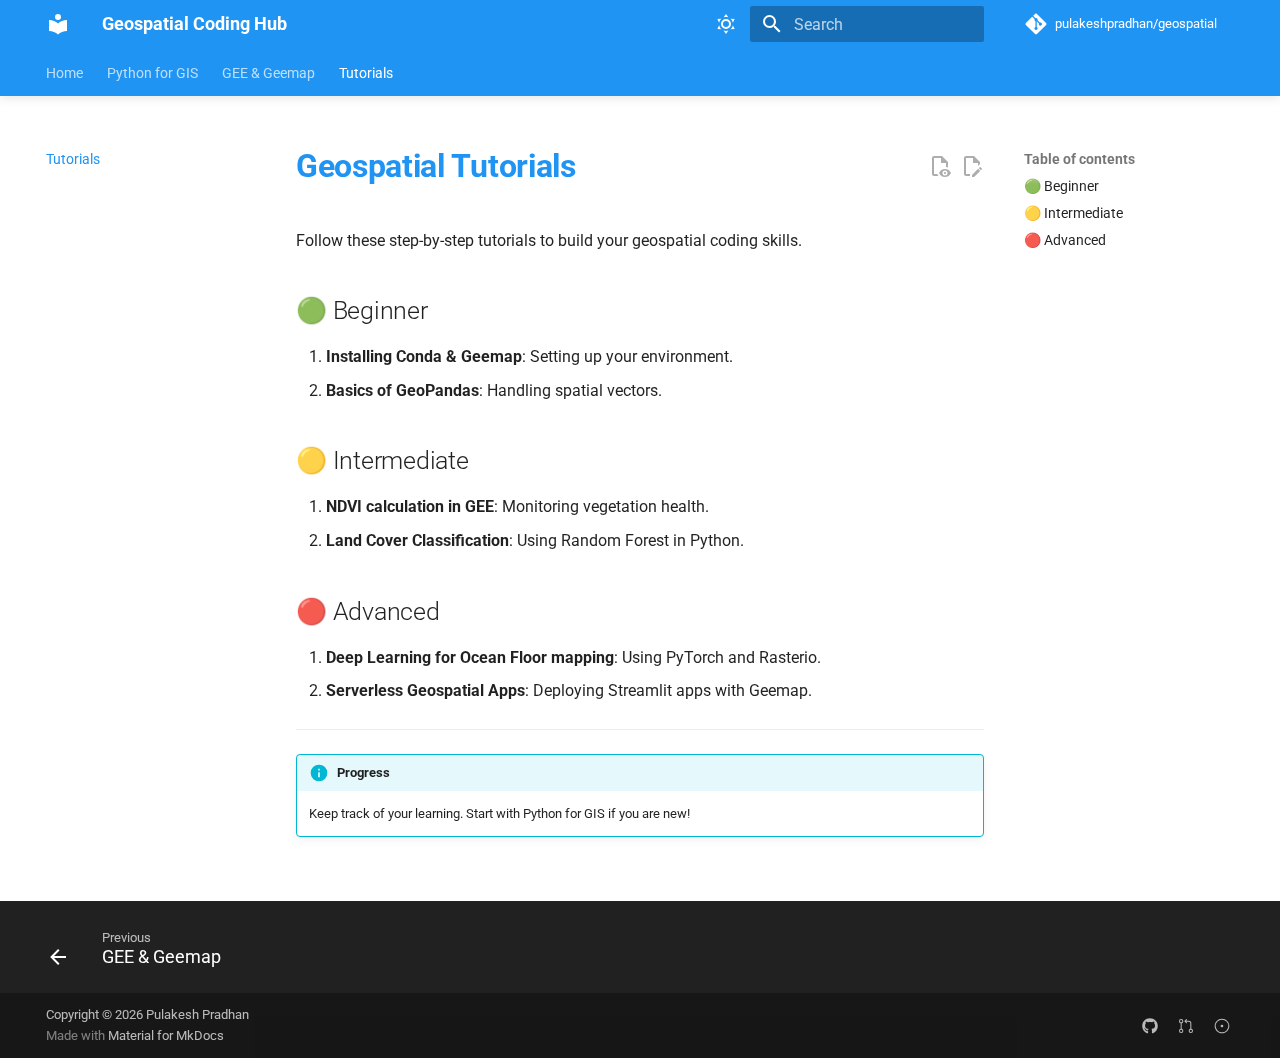
<file: site/tutorials/index.html>
<!doctype html>
<html lang="en" class="no-js">
  <head>
    
      <meta charset="utf-8">
      <meta name="viewport" content="width=device-width,initial-scale=1">
      
        <meta name="description" content="A simple and efficient guide for coding in geospatial science.">
      
      
        <meta name="author" content="Pulakesh Pradhan">
      
      
        <link rel="canonical" href="https://pulakeshpradhan.github.io/geospatial/tutorials/">
      
      
        <link rel="prev" href="../gee_geemap/">
      
      
      
        
      
      
      <link rel="icon" href="../assets/images/favicon.png">
      <meta name="generator" content="mkdocs-1.6.1, mkdocs-material-9.7.1">
    
    
      
        <title>Tutorials - Geospatial Coding Hub</title>
      
    
    
      <link rel="stylesheet" href="../assets/stylesheets/main.484c7ddc.min.css">
      
        
        <link rel="stylesheet" href="../assets/stylesheets/palette.ab4e12ef.min.css">
      
      


    
    
      
    
    
      
        
        
        <link rel="preconnect" href="https://fonts.gstatic.com" crossorigin>
        <link rel="stylesheet" href="https://fonts.googleapis.com/css?family=Roboto:300,300i,400,400i,700,700i%7CRoboto+Mono:400,400i,700,700i&display=fallback">
        <style>:root{--md-text-font:"Roboto";--md-code-font:"Roboto Mono"}</style>
      
    
    
      <link rel="stylesheet" href="../stylesheets/custom.css">
    
    <script>__md_scope=new URL("..",location),__md_hash=e=>[...e].reduce(((e,_)=>(e<<5)-e+_.charCodeAt(0)),0),__md_get=(e,_=localStorage,t=__md_scope)=>JSON.parse(_.getItem(t.pathname+"."+e)),__md_set=(e,_,t=localStorage,a=__md_scope)=>{try{t.setItem(a.pathname+"."+e,JSON.stringify(_))}catch(e){}}</script>
    
      

    
    
  </head>
  
  
    
    
      
    
    
    
    
    <body dir="ltr" data-md-color-scheme="default" data-md-color-primary="blue" data-md-color-accent="indigo">
  
    
    <input class="md-toggle" data-md-toggle="drawer" type="checkbox" id="__drawer" autocomplete="off">
    <input class="md-toggle" data-md-toggle="search" type="checkbox" id="__search" autocomplete="off">
    <label class="md-overlay" for="__drawer"></label>
    <div data-md-component="skip">
      
        
        <a href="#geospatial-tutorials" class="md-skip">
          Skip to content
        </a>
      
    </div>
    <div data-md-component="announce">
      
    </div>
    
    
      

  

<header class="md-header md-header--shadow md-header--lifted" data-md-component="header">
  <nav class="md-header__inner md-grid" aria-label="Header">
    <a href=".." title="Geospatial Coding Hub" class="md-header__button md-logo" aria-label="Geospatial Coding Hub" data-md-component="logo">
      
  
  <svg xmlns="http://www.w3.org/2000/svg" viewBox="0 0 24 24"><path d="M12 8a3 3 0 0 0 3-3 3 3 0 0 0-3-3 3 3 0 0 0-3 3 3 3 0 0 0 3 3m0 3.54C9.64 9.35 6.5 8 3 8v11c3.5 0 6.64 1.35 9 3.54 2.36-2.19 5.5-3.54 9-3.54V8c-3.5 0-6.64 1.35-9 3.54"/></svg>

    </a>
    <label class="md-header__button md-icon" for="__drawer">
      
      <svg xmlns="http://www.w3.org/2000/svg" viewBox="0 0 24 24"><path d="M3 6h18v2H3zm0 5h18v2H3zm0 5h18v2H3z"/></svg>
    </label>
    <div class="md-header__title" data-md-component="header-title">
      <div class="md-header__ellipsis">
        <div class="md-header__topic">
          <span class="md-ellipsis">
            Geospatial Coding Hub
          </span>
        </div>
        <div class="md-header__topic" data-md-component="header-topic">
          <span class="md-ellipsis">
            
              Tutorials
            
          </span>
        </div>
      </div>
    </div>
    
      
        <form class="md-header__option" data-md-component="palette">
  
    
    
    
    <input class="md-option" data-md-color-media="" data-md-color-scheme="default" data-md-color-primary="blue" data-md-color-accent="indigo"  aria-label="Switch to dark mode"  type="radio" name="__palette" id="__palette_0">
    
      <label class="md-header__button md-icon" title="Switch to dark mode" for="__palette_1" hidden>
        <svg xmlns="http://www.w3.org/2000/svg" viewBox="0 0 24 24"><path d="M12 7a5 5 0 0 1 5 5 5 5 0 0 1-5 5 5 5 0 0 1-5-5 5 5 0 0 1 5-5m0 2a3 3 0 0 0-3 3 3 3 0 0 0 3 3 3 3 0 0 0 3-3 3 3 0 0 0-3-3m0-7 2.39 3.42C13.65 5.15 12.84 5 12 5s-1.65.15-2.39.42zM3.34 7l4.16-.35A7.2 7.2 0 0 0 5.94 8.5c-.44.74-.69 1.5-.83 2.29zm.02 10 1.76-3.77a7.131 7.131 0 0 0 2.38 4.14zM20.65 7l-1.77 3.79a7.02 7.02 0 0 0-2.38-4.15zm-.01 10-4.14.36c.59-.51 1.12-1.14 1.54-1.86.42-.73.69-1.5.83-2.29zM12 22l-2.41-3.44c.74.27 1.55.44 2.41.44.82 0 1.63-.17 2.37-.44z"/></svg>
      </label>
    
  
    
    
    
    <input class="md-option" data-md-color-media="" data-md-color-scheme="slate" data-md-color-primary="blue" data-md-color-accent="indigo"  aria-label="Switch to light mode"  type="radio" name="__palette" id="__palette_1">
    
      <label class="md-header__button md-icon" title="Switch to light mode" for="__palette_0" hidden>
        <svg xmlns="http://www.w3.org/2000/svg" viewBox="0 0 24 24"><path d="m17.75 4.09-2.53 1.94.91 3.06-2.63-1.81-2.63 1.81.91-3.06-2.53-1.94L12.44 4l1.06-3 1.06 3zm3.5 6.91-1.64 1.25.59 1.98-1.7-1.17-1.7 1.17.59-1.98L15.75 11l2.06-.05L18.5 9l.69 1.95zm-2.28 4.95c.83-.08 1.72 1.1 1.19 1.85-.32.45-.66.87-1.08 1.27C15.17 23 8.84 23 4.94 19.07c-3.91-3.9-3.91-10.24 0-14.14.4-.4.82-.76 1.27-1.08.75-.53 1.93.36 1.85 1.19-.27 2.86.69 5.83 2.89 8.02a9.96 9.96 0 0 0 8.02 2.89m-1.64 2.02a12.08 12.08 0 0 1-7.8-3.47c-2.17-2.19-3.33-5-3.49-7.82-2.81 3.14-2.7 7.96.31 10.98 3.02 3.01 7.84 3.12 10.98.31"/></svg>
      </label>
    
  
</form>
      
    
    
      <script>var palette=__md_get("__palette");if(palette&&palette.color){if("(prefers-color-scheme)"===palette.color.media){var media=matchMedia("(prefers-color-scheme: light)"),input=document.querySelector(media.matches?"[data-md-color-media='(prefers-color-scheme: light)']":"[data-md-color-media='(prefers-color-scheme: dark)']");palette.color.media=input.getAttribute("data-md-color-media"),palette.color.scheme=input.getAttribute("data-md-color-scheme"),palette.color.primary=input.getAttribute("data-md-color-primary"),palette.color.accent=input.getAttribute("data-md-color-accent")}for(var[key,value]of Object.entries(palette.color))document.body.setAttribute("data-md-color-"+key,value)}</script>
    
    
    
      
      
        <label class="md-header__button md-icon" for="__search">
          
          <svg xmlns="http://www.w3.org/2000/svg" viewBox="0 0 24 24"><path d="M9.5 3A6.5 6.5 0 0 1 16 9.5c0 1.61-.59 3.09-1.56 4.23l.27.27h.79l5 5-1.5 1.5-5-5v-.79l-.27-.27A6.52 6.52 0 0 1 9.5 16 6.5 6.5 0 0 1 3 9.5 6.5 6.5 0 0 1 9.5 3m0 2C7 5 5 7 5 9.5S7 14 9.5 14 14 12 14 9.5 12 5 9.5 5"/></svg>
        </label>
        <div class="md-search" data-md-component="search" role="dialog">
  <label class="md-search__overlay" for="__search"></label>
  <div class="md-search__inner" role="search">
    <form class="md-search__form" name="search">
      <input type="text" class="md-search__input" name="query" aria-label="Search" placeholder="Search" autocapitalize="off" autocorrect="off" autocomplete="off" spellcheck="false" data-md-component="search-query" required>
      <label class="md-search__icon md-icon" for="__search">
        
        <svg xmlns="http://www.w3.org/2000/svg" viewBox="0 0 24 24"><path d="M9.5 3A6.5 6.5 0 0 1 16 9.5c0 1.61-.59 3.09-1.56 4.23l.27.27h.79l5 5-1.5 1.5-5-5v-.79l-.27-.27A6.52 6.52 0 0 1 9.5 16 6.5 6.5 0 0 1 3 9.5 6.5 6.5 0 0 1 9.5 3m0 2C7 5 5 7 5 9.5S7 14 9.5 14 14 12 14 9.5 12 5 9.5 5"/></svg>
        
        <svg xmlns="http://www.w3.org/2000/svg" viewBox="0 0 24 24"><path d="M20 11v2H8l5.5 5.5-1.42 1.42L4.16 12l7.92-7.92L13.5 5.5 8 11z"/></svg>
      </label>
      <nav class="md-search__options" aria-label="Search">
        
        <button type="reset" class="md-search__icon md-icon" title="Clear" aria-label="Clear" tabindex="-1">
          
          <svg xmlns="http://www.w3.org/2000/svg" viewBox="0 0 24 24"><path d="M19 6.41 17.59 5 12 10.59 6.41 5 5 6.41 10.59 12 5 17.59 6.41 19 12 13.41 17.59 19 19 17.59 13.41 12z"/></svg>
        </button>
      </nav>
      
        <div class="md-search__suggest" data-md-component="search-suggest"></div>
      
    </form>
    <div class="md-search__output">
      <div class="md-search__scrollwrap" tabindex="0" data-md-scrollfix>
        <div class="md-search-result" data-md-component="search-result">
          <div class="md-search-result__meta">
            Initializing search
          </div>
          <ol class="md-search-result__list" role="presentation"></ol>
        </div>
      </div>
    </div>
  </div>
</div>
      
    
    
      <div class="md-header__source">
        <a href="https://github.com/pulakeshpradhan/geospatial" title="Go to repository" class="md-source" data-md-component="source">
  <div class="md-source__icon md-icon">
    
    <svg xmlns="http://www.w3.org/2000/svg" viewBox="0 0 448 512"><!--! Font Awesome Free 7.1.0 by @fontawesome - https://fontawesome.com License - https://fontawesome.com/license/free (Icons: CC BY 4.0, Fonts: SIL OFL 1.1, Code: MIT License) Copyright 2025 Fonticons, Inc.--><path d="M439.6 236.1 244 40.5c-5.4-5.5-12.8-8.5-20.4-8.5s-15 3-20.4 8.4L162.5 81l51.5 51.5c27.1-9.1 52.7 16.8 43.4 43.7l49.7 49.7c34.2-11.8 61.2 31 35.5 56.7-26.5 26.5-70.2-2.9-56-37.3L240.3 199v121.9c25.3 12.5 22.3 41.8 9.1 55-6.4 6.4-15.2 10.1-24.3 10.1s-17.8-3.6-24.3-10.1c-17.6-17.6-11.1-46.9 11.2-56v-123c-20.8-8.5-24.6-30.7-18.6-45L142.6 101 8.5 235.1C3 240.6 0 247.9 0 255.5s3 15 8.5 20.4l195.6 195.7c5.4 5.4 12.7 8.4 20.4 8.4s15-3 20.4-8.4l194.7-194.7c5.4-5.4 8.4-12.8 8.4-20.4s-3-15-8.4-20.4"/></svg>
  </div>
  <div class="md-source__repository">
    pulakeshpradhan/geospatial
  </div>
</a>
      </div>
    
  </nav>
  
    
      
<nav class="md-tabs" aria-label="Tabs" data-md-component="tabs">
  <div class="md-grid">
    <ul class="md-tabs__list">
      
        
  
  
  
  
    <li class="md-tabs__item">
      <a href=".." class="md-tabs__link">
        
  
  
    
  
  Home

      </a>
    </li>
  

      
        
  
  
  
  
    <li class="md-tabs__item">
      <a href="../python_gis/" class="md-tabs__link">
        
  
  
    
  
  Python for GIS

      </a>
    </li>
  

      
        
  
  
  
  
    <li class="md-tabs__item">
      <a href="../gee_geemap/" class="md-tabs__link">
        
  
  
    
  
  GEE & Geemap

      </a>
    </li>
  

      
        
  
  
  
    
  
  
    <li class="md-tabs__item md-tabs__item--active">
      <a href="./" class="md-tabs__link">
        
  
  
    
  
  Tutorials

      </a>
    </li>
  

      
    </ul>
  </div>
</nav>
    
  
</header>
    
    <div class="md-container" data-md-component="container">
      
      
        
      
      <main class="md-main" data-md-component="main">
        <div class="md-main__inner md-grid">
          
            
              
              <div class="md-sidebar md-sidebar--primary" data-md-component="sidebar" data-md-type="navigation" >
                <div class="md-sidebar__scrollwrap">
                  <div class="md-sidebar__inner">
                    


  


<nav class="md-nav md-nav--primary md-nav--lifted" aria-label="Navigation" data-md-level="0">
  <label class="md-nav__title" for="__drawer">
    <a href=".." title="Geospatial Coding Hub" class="md-nav__button md-logo" aria-label="Geospatial Coding Hub" data-md-component="logo">
      
  
  <svg xmlns="http://www.w3.org/2000/svg" viewBox="0 0 24 24"><path d="M12 8a3 3 0 0 0 3-3 3 3 0 0 0-3-3 3 3 0 0 0-3 3 3 3 0 0 0 3 3m0 3.54C9.64 9.35 6.5 8 3 8v11c3.5 0 6.64 1.35 9 3.54 2.36-2.19 5.5-3.54 9-3.54V8c-3.5 0-6.64 1.35-9 3.54"/></svg>

    </a>
    Geospatial Coding Hub
  </label>
  
    <div class="md-nav__source">
      <a href="https://github.com/pulakeshpradhan/geospatial" title="Go to repository" class="md-source" data-md-component="source">
  <div class="md-source__icon md-icon">
    
    <svg xmlns="http://www.w3.org/2000/svg" viewBox="0 0 448 512"><!--! Font Awesome Free 7.1.0 by @fontawesome - https://fontawesome.com License - https://fontawesome.com/license/free (Icons: CC BY 4.0, Fonts: SIL OFL 1.1, Code: MIT License) Copyright 2025 Fonticons, Inc.--><path d="M439.6 236.1 244 40.5c-5.4-5.5-12.8-8.5-20.4-8.5s-15 3-20.4 8.4L162.5 81l51.5 51.5c27.1-9.1 52.7 16.8 43.4 43.7l49.7 49.7c34.2-11.8 61.2 31 35.5 56.7-26.5 26.5-70.2-2.9-56-37.3L240.3 199v121.9c25.3 12.5 22.3 41.8 9.1 55-6.4 6.4-15.2 10.1-24.3 10.1s-17.8-3.6-24.3-10.1c-17.6-17.6-11.1-46.9 11.2-56v-123c-20.8-8.5-24.6-30.7-18.6-45L142.6 101 8.5 235.1C3 240.6 0 247.9 0 255.5s3 15 8.5 20.4l195.6 195.7c5.4 5.4 12.7 8.4 20.4 8.4s15-3 20.4-8.4l194.7-194.7c5.4-5.4 8.4-12.8 8.4-20.4s-3-15-8.4-20.4"/></svg>
  </div>
  <div class="md-source__repository">
    pulakeshpradhan/geospatial
  </div>
</a>
    </div>
  
  <ul class="md-nav__list" data-md-scrollfix>
    
      
      
  
  
  
  
    <li class="md-nav__item">
      <a href=".." class="md-nav__link">
        
  
  
  <span class="md-ellipsis">
    
  
    Home
  

    
  </span>
  
  

      </a>
    </li>
  

    
      
      
  
  
  
  
    <li class="md-nav__item">
      <a href="../python_gis/" class="md-nav__link">
        
  
  
  <span class="md-ellipsis">
    
  
    Python for GIS
  

    
  </span>
  
  

      </a>
    </li>
  

    
      
      
  
  
  
  
    <li class="md-nav__item">
      <a href="../gee_geemap/" class="md-nav__link">
        
  
  
  <span class="md-ellipsis">
    
  
    GEE & Geemap
  

    
  </span>
  
  

      </a>
    </li>
  

    
      
      
  
  
    
  
  
  
    <li class="md-nav__item md-nav__item--active">
      
      <input class="md-nav__toggle md-toggle" type="checkbox" id="__toc">
      
      
        
      
      
        <label class="md-nav__link md-nav__link--active" for="__toc">
          
  
  
  <span class="md-ellipsis">
    
  
    Tutorials
  

    
  </span>
  
  

          <span class="md-nav__icon md-icon"></span>
        </label>
      
      <a href="./" class="md-nav__link md-nav__link--active">
        
  
  
  <span class="md-ellipsis">
    
  
    Tutorials
  

    
  </span>
  
  

      </a>
      
        

<nav class="md-nav md-nav--secondary" aria-label="Table of contents">
  
  
  
    
  
  
    <label class="md-nav__title" for="__toc">
      <span class="md-nav__icon md-icon"></span>
      Table of contents
    </label>
    <ul class="md-nav__list" data-md-component="toc" data-md-scrollfix>
      
        <li class="md-nav__item">
  <a href="#beginner" class="md-nav__link">
    <span class="md-ellipsis">
      
        🟢 Beginner
      
    </span>
  </a>
  
</li>
      
        <li class="md-nav__item">
  <a href="#intermediate" class="md-nav__link">
    <span class="md-ellipsis">
      
        🟡 Intermediate
      
    </span>
  </a>
  
</li>
      
        <li class="md-nav__item">
  <a href="#advanced" class="md-nav__link">
    <span class="md-ellipsis">
      
        🔴 Advanced
      
    </span>
  </a>
  
</li>
      
    </ul>
  
</nav>
      
    </li>
  

    
  </ul>
</nav>
                  </div>
                </div>
              </div>
            
            
              
              <div class="md-sidebar md-sidebar--secondary" data-md-component="sidebar" data-md-type="toc" >
                <div class="md-sidebar__scrollwrap">
                  <div class="md-sidebar__inner">
                    

<nav class="md-nav md-nav--secondary" aria-label="Table of contents">
  
  
  
    
  
  
    <label class="md-nav__title" for="__toc">
      <span class="md-nav__icon md-icon"></span>
      Table of contents
    </label>
    <ul class="md-nav__list" data-md-component="toc" data-md-scrollfix>
      
        <li class="md-nav__item">
  <a href="#beginner" class="md-nav__link">
    <span class="md-ellipsis">
      
        🟢 Beginner
      
    </span>
  </a>
  
</li>
      
        <li class="md-nav__item">
  <a href="#intermediate" class="md-nav__link">
    <span class="md-ellipsis">
      
        🟡 Intermediate
      
    </span>
  </a>
  
</li>
      
        <li class="md-nav__item">
  <a href="#advanced" class="md-nav__link">
    <span class="md-ellipsis">
      
        🔴 Advanced
      
    </span>
  </a>
  
</li>
      
    </ul>
  
</nav>
                  </div>
                </div>
              </div>
            
          
          
            <div class="md-content" data-md-component="content">
              
              <article class="md-content__inner md-typeset">
                
                  


  
    <a href="https://github.com/pulakeshpradhan/geospatial/edit/main/docs/tutorials.md" title="Edit this page" class="md-content__button md-icon" rel="edit">
      
      <svg xmlns="http://www.w3.org/2000/svg" viewBox="0 0 24 24"><path d="M10 20H6V4h7v5h5v3.1l2-2V8l-6-6H6c-1.1 0-2 .9-2 2v16c0 1.1.9 2 2 2h4zm10.2-7c.1 0 .3.1.4.2l1.3 1.3c.2.2.2.6 0 .8l-1 1-2.1-2.1 1-1c.1-.1.2-.2.4-.2m0 3.9L14.1 23H12v-2.1l6.1-6.1z"/></svg>
    </a>
  
  
    
      
    
    <a href="https://github.com/pulakeshpradhan/geospatial/raw/main/docs/tutorials.md" title="View source of this page" class="md-content__button md-icon">
      
      <svg xmlns="http://www.w3.org/2000/svg" viewBox="0 0 24 24"><path d="M17 18c.56 0 1 .44 1 1s-.44 1-1 1-1-.44-1-1 .44-1 1-1m0-3c-2.73 0-5.06 1.66-6 4 .94 2.34 3.27 4 6 4s5.06-1.66 6-4c-.94-2.34-3.27-4-6-4m0 6.5a2.5 2.5 0 0 1-2.5-2.5 2.5 2.5 0 0 1 2.5-2.5 2.5 2.5 0 0 1 2.5 2.5 2.5 2.5 0 0 1-2.5 2.5M9.27 20H6V4h7v5h5v4.07c.7.08 1.36.25 2 .49V8l-6-6H6a2 2 0 0 0-2 2v16a2 2 0 0 0 2 2h4.5a8.2 8.2 0 0 1-1.23-2"/></svg>
    </a>
  


<h1 id="geospatial-tutorials">Geospatial Tutorials</h1>
<p>Follow these step-by-step tutorials to build your geospatial coding skills.</p>
<h2 id="beginner">🟢 Beginner</h2>
<ol>
<li><strong>Installing Conda &amp; Geemap</strong>: Setting up your environment.</li>
<li><strong>Basics of GeoPandas</strong>: Handling spatial vectors.</li>
</ol>
<h2 id="intermediate">🟡 Intermediate</h2>
<ol>
<li><strong>NDVI calculation in GEE</strong>: Monitoring vegetation health.</li>
<li><strong>Land Cover Classification</strong>: Using Random Forest in Python.</li>
</ol>
<h2 id="advanced">🔴 Advanced</h2>
<ol>
<li><strong>Deep Learning for Ocean Floor mapping</strong>: Using PyTorch and Rasterio.</li>
<li><strong>Serverless Geospatial Apps</strong>: Deploying Streamlit apps with Geemap.</li>
</ol>
<hr />
<div class="admonition info">
<p class="admonition-title">Progress</p>
<p>Keep track of your learning. Start with Python for GIS if you are new!</p>
</div>












                
              </article>
            </div>
          
          
<script>var target=document.getElementById(location.hash.slice(1));target&&target.name&&(target.checked=target.name.startsWith("__tabbed_"))</script>
        </div>
        
          <button type="button" class="md-top md-icon" data-md-component="top" hidden>
  
  <svg xmlns="http://www.w3.org/2000/svg" viewBox="0 0 24 24"><path d="M13 20h-2V8l-5.5 5.5-1.42-1.42L12 4.16l7.92 7.92-1.42 1.42L13 8z"/></svg>
  Back to top
</button>
        
      </main>
      
        <footer class="md-footer">
  
    
      
      <nav class="md-footer__inner md-grid" aria-label="Footer" >
        
          
          <a href="../gee_geemap/" class="md-footer__link md-footer__link--prev" aria-label="Previous: GEE &amp; Geemap">
            <div class="md-footer__button md-icon">
              
              <svg xmlns="http://www.w3.org/2000/svg" viewBox="0 0 24 24"><path d="M20 11v2H8l5.5 5.5-1.42 1.42L4.16 12l7.92-7.92L13.5 5.5 8 11z"/></svg>
            </div>
            <div class="md-footer__title">
              <span class="md-footer__direction">
                Previous
              </span>
              <div class="md-ellipsis">
                GEE & Geemap
              </div>
            </div>
          </a>
        
        
      </nav>
    
  
  <div class="md-footer-meta md-typeset">
    <div class="md-footer-meta__inner md-grid">
      <div class="md-copyright">
  
    <div class="md-copyright__highlight">
      Copyright &copy; 2026 Pulakesh Pradhan
    </div>
  
  
    Made with
    <a href="https://squidfunk.github.io/mkdocs-material/" target="_blank" rel="noopener">
      Material for MkDocs
    </a>
  
</div>
      
        
<div class="md-social">
  
    
    
    
    
      
      
    
    <a href="https://github.com/pulakeshpradhan/geospatial" target="_blank" rel="noopener" title="github.com" class="md-social__link">
      <svg xmlns="http://www.w3.org/2000/svg" viewBox="0 0 512 512"><!--! Font Awesome Free 7.1.0 by @fontawesome - https://fontawesome.com License - https://fontawesome.com/license/free (Icons: CC BY 4.0, Fonts: SIL OFL 1.1, Code: MIT License) Copyright 2025 Fonticons, Inc.--><path d="M173.9 397.4c0 2-2.3 3.6-5.2 3.6-3.3.3-5.6-1.3-5.6-3.6 0-2 2.3-3.6 5.2-3.6 3-.3 5.6 1.3 5.6 3.6m-31.1-4.5c-.7 2 1.3 4.3 4.3 4.9 2.6 1 5.6 0 6.2-2s-1.3-4.3-4.3-5.2c-2.6-.7-5.5.3-6.2 2.3m44.2-1.7c-2.9.7-4.9 2.6-4.6 4.9.3 2 2.9 3.3 5.9 2.6 2.9-.7 4.9-2.6 4.6-4.6-.3-1.9-3-3.2-5.9-2.9M252.8 8C114.1 8 8 113.3 8 252c0 110.9 69.8 205.8 169.5 239.2 12.8 2.3 17.3-5.6 17.3-12.1 0-6.2-.3-40.4-.3-61.4 0 0-70 15-84.7-29.8 0 0-11.4-29.1-27.8-36.6 0 0-22.9-15.7 1.6-15.4 0 0 24.9 2 38.6 25.8 21.9 38.6 58.6 27.5 72.9 20.9 2.3-16 8.8-27.1 16-33.7-55.9-6.2-112.3-14.3-112.3-110.5 0-27.5 7.6-41.3 23.6-58.9-2.6-6.5-11.1-33.3 2.6-67.9 20.9-6.5 69 27 69 27 20-5.6 41.5-8.5 62.8-8.5s42.8 2.9 62.8 8.5c0 0 48.1-33.6 69-27 13.7 34.7 5.2 61.4 2.6 67.9 16 17.7 25.8 31.5 25.8 58.9 0 96.5-58.9 104.2-114.8 110.5 9.2 7.9 17 22.9 17 46.4 0 33.7-.3 75.4-.3 83.6 0 6.5 4.6 14.4 17.3 12.1C436.2 457.8 504 362.9 504 252 504 113.3 391.5 8 252.8 8M105.2 352.9c-1.3 1-1 3.3.7 5.2 1.6 1.6 3.9 2.3 5.2 1 1.3-1 1-3.3-.7-5.2-1.6-1.6-3.9-2.3-5.2-1m-10.8-8.1c-.7 1.3.3 2.9 2.3 3.9 1.6 1 3.6.7 4.3-.7.7-1.3-.3-2.9-2.3-3.9-2-.6-3.6-.3-4.3.7m32.4 35.6c-1.6 1.3-1 4.3 1.3 6.2 2.3 2.3 5.2 2.6 6.5 1 1.3-1.3.7-4.3-1.3-6.2-2.2-2.3-5.2-2.6-6.5-1m-11.4-14.7c-1.6 1-1.6 3.6 0 5.9s4.3 3.3 5.6 2.3c1.6-1.3 1.6-3.9 0-6.2-1.4-2.3-4-3.3-5.6-2"/></svg>
    </a>
  
    
    
    
    
      
      
    
    <a href="https://github.com/pulakeshpradhan/geospatial/pulls" target="_blank" rel="noopener" title="github.com" class="md-social__link">
      <svg xmlns="http://www.w3.org/2000/svg" viewBox="0 0 24 24"><path d="M16 19.25a3.25 3.25 0 1 1 6.5 0 3.25 3.25 0 0 1-6.5 0m-14.5 0a3.25 3.25 0 1 1 6.5 0 3.25 3.25 0 0 1-6.5 0m0-14.5a3.25 3.25 0 1 1 6.5 0 3.25 3.25 0 0 1-6.5 0M4.75 3a1.75 1.75 0 1 0 .001 3.501A1.75 1.75 0 0 0 4.75 3m0 14.5a1.75 1.75 0 1 0 .001 3.501A1.75 1.75 0 0 0 4.75 17.5m14.5 0a1.75 1.75 0 1 0 .001 3.501 1.75 1.75 0 0 0-.001-3.501"/><path d="M13.405 1.72a.75.75 0 0 1 0 1.06L12.185 4h4.065A3.75 3.75 0 0 1 20 7.75v8.75a.75.75 0 0 1-1.5 0V7.75a2.25 2.25 0 0 0-2.25-2.25h-4.064l1.22 1.22a.75.75 0 0 1-1.061 1.06l-2.5-2.5a.75.75 0 0 1 0-1.06l2.5-2.5a.75.75 0 0 1 1.06 0M4.75 7.25A.75.75 0 0 1 5.5 8v8A.75.75 0 0 1 4 16V8a.75.75 0 0 1 .75-.75"/></svg>
    </a>
  
    
    
    
    
      
      
    
    <a href="https://github.com/pulakeshpradhan/geospatial/issues" target="_blank" rel="noopener" title="github.com" class="md-social__link">
      <svg xmlns="http://www.w3.org/2000/svg" viewBox="0 0 24 24"><path d="M12 1c6.075 0 11 4.925 11 11s-4.925 11-11 11S1 18.075 1 12 5.925 1 12 1M2.5 12a9.5 9.5 0 0 0 9.5 9.5 9.5 9.5 0 0 0 9.5-9.5A9.5 9.5 0 0 0 12 2.5 9.5 9.5 0 0 0 2.5 12m9.5 2a2 2 0 1 1-.001-3.999A2 2 0 0 1 12 14"/></svg>
    </a>
  
</div>
      
    </div>
  </div>
</footer>
      
    </div>
    <div class="md-dialog" data-md-component="dialog">
      <div class="md-dialog__inner md-typeset"></div>
    </div>
    
    
    
      
      
      <script id="__config" type="application/json">{"annotate": null, "base": "..", "features": ["navigation.tabs", "navigation.tabs.sticky", "navigation.top", "navigation.footer", "navigation.tracking", "search.suggest", "search.highlight", "content.code.copy", "content.tooltips", "content.action.edit", "content.action.view"], "search": "../assets/javascripts/workers/search.2c215733.min.js", "tags": null, "translations": {"clipboard.copied": "Copied to clipboard", "clipboard.copy": "Copy to clipboard", "search.result.more.one": "1 more on this page", "search.result.more.other": "# more on this page", "search.result.none": "No matching documents", "search.result.one": "1 matching document", "search.result.other": "# matching documents", "search.result.placeholder": "Type to start searching", "search.result.term.missing": "Missing", "select.version": "Select version"}, "version": null}</script>
    
    
      <script src="../assets/javascripts/bundle.79ae519e.min.js"></script>
      
    
  </body>
</html>
</file>
<file: stylesheets/custom.css>
:root {
    --md-primary-fg-color: #2196f3;
    /* Blue */
    --md-primary-fg-color--light: #64b5f6;
    --md-primary-fg-color--dark: #1976d2;
}

.md-header {
    box-shadow: 0 2px 10px rgba(0, 0, 0, 0.1);
}

.md-typeset h1 {
    font-weight: 700;
    color: var(--md-primary-fg-color);
}

.md-button--primary {
    background-color: var(--md-primary-fg-color) !important;
    border-color: var(--md-primary-fg-color) !important;
    border-radius: 4px !important;
}

code {
    background-color: #f5f5f5;
    border-radius: 4px;
    padding: 2px 4px;
    color: #1976d2;
    /* Match primary dark */
}

.md-footer {
    margin-top: 2rem;
}
</file>
<file: site/stylesheets/custom.css>
:root {
    --md-primary-fg-color: #008080;
    /* Teal */
    --md-primary-fg-color--light: #33a6a6;
    --md-primary-fg-color--dark: #004d4d;
}

.md-header {
    box-shadow: 0 2px 10px rgba(0, 0, 0, 0.1);
}

.md-typeset h1 {
    font-weight: 700;
    color: var(--md-primary-fg-color);
}

.md-button--primary {
    background-color: var(--md-primary-fg-color) !important;
    border-color: var(--md-primary-fg-color) !important;
    border-radius: 4px !important;
}

code {
    background-color: #f5f5f5;
    border-radius: 4px;
    padding: 2px 4px;
    color: #c7254e;
}

.md-footer {
    margin-top: 2rem;
}
</file>
<file: assets/stylesheets/main.484c7ddc.min.css>
@charset "UTF-8";html{-webkit-text-size-adjust:none;-moz-text-size-adjust:none;text-size-adjust:none;box-sizing:border-box}*,:after,:before{box-sizing:inherit}@media (prefers-reduced-motion){*,:after,:before{transition:none!important}}body{margin:0}a,button,input,label{-webkit-tap-highlight-color:transparent}a{color:inherit;text-decoration:none}hr{border:0;box-sizing:initial;display:block;height:.05rem;overflow:visible;padding:0}small{font-size:80%}sub,sup{line-height:1em}img{border-style:none}table{border-collapse:initial;border-spacing:0}td,th{font-weight:400;vertical-align:top}button{background:#0000;border:0;font-family:inherit;font-size:inherit;margin:0;padding:0}input{border:0;outline:none}:root{--md-primary-fg-color:#4051b5;--md-primary-fg-color--light:#5d6cc0;--md-primary-fg-color--dark:#303fa1;--md-primary-bg-color:#fff;--md-primary-bg-color--light:#ffffffb3;--md-accent-fg-color:#526cfe;--md-accent-fg-color--transparent:#526cfe1a;--md-accent-bg-color:#fff;--md-accent-bg-color--light:#ffffffb3}[data-md-color-scheme=default]{color-scheme:light}[data-md-color-scheme=default] img[src$="#gh-dark-mode-only"],[data-md-color-scheme=default] img[src$="#only-dark"]{display:none}:root,[data-md-color-scheme=default]{--md-hue:225deg;--md-default-fg-color:#000000de;--md-default-fg-color--light:#0000008a;--md-default-fg-color--lighter:#00000052;--md-default-fg-color--lightest:#00000012;--md-default-bg-color:#fff;--md-default-bg-color--light:#ffffffb3;--md-default-bg-color--lighter:#ffffff4d;--md-default-bg-color--lightest:#ffffff1f;--md-code-fg-color:#36464e;--md-code-bg-color:#f5f5f5;--md-code-bg-color--light:#f5f5f5b3;--md-code-bg-color--lighter:#f5f5f54d;--md-code-hl-color:#4287ff;--md-code-hl-color--light:#4287ff1a;--md-code-hl-number-color:#d52a2a;--md-code-hl-special-color:#db1457;--md-code-hl-function-color:#a846b9;--md-code-hl-constant-color:#6e59d9;--md-code-hl-keyword-color:#3f6ec6;--md-code-hl-string-color:#1c7d4d;--md-code-hl-name-color:var(--md-code-fg-color);--md-code-hl-operator-color:var(--md-default-fg-color--light);--md-code-hl-punctuation-color:var(--md-default-fg-color--light);--md-code-hl-comment-color:var(--md-default-fg-color--light);--md-code-hl-generic-color:var(--md-default-fg-color--light);--md-code-hl-variable-color:var(--md-default-fg-color--light);--md-typeset-color:var(--md-default-fg-color);--md-typeset-a-color:var(--md-primary-fg-color);--md-typeset-del-color:#f5503d26;--md-typeset-ins-color:#0bd57026;--md-typeset-kbd-color:#fafafa;--md-typeset-kbd-accent-color:#fff;--md-typeset-kbd-border-color:#b8b8b8;--md-typeset-mark-color:#ffff0080;--md-typeset-table-color:#0000001f;--md-typeset-table-color--light:rgba(0,0,0,.035);--md-admonition-fg-color:var(--md-default-fg-color);--md-admonition-bg-color:var(--md-default-bg-color);--md-warning-fg-color:#000000de;--md-warning-bg-color:#ff9;--md-footer-fg-color:#fff;--md-footer-fg-color--light:#ffffffb3;--md-footer-fg-color--lighter:#ffffff73;--md-footer-bg-color:#000000de;--md-footer-bg-color--dark:#00000052;--md-shadow-z1:0 0.2rem 0.5rem #0000000d,0 0 0.05rem #0000001a;--md-shadow-z2:0 0.2rem 0.5rem #0000001a,0 0 0.05rem #00000040;--md-shadow-z3:0 0.2rem 0.5rem #0003,0 0 0.05rem #00000059}.md-icon svg{fill:currentcolor;display:block;height:1.2rem;width:1.2rem}body{-webkit-font-smoothing:antialiased;-moz-osx-font-smoothing:grayscale;--md-text-font-family:var(--md-text-font,_),-apple-system,BlinkMacSystemFont,Helvetica,Arial,sans-serif;--md-code-font-family:var(--md-code-font,_),SFMono-Regular,Consolas,Menlo,monospace}aside,body,input{font-feature-settings:"kern","liga";color:var(--md-typeset-color);font-family:var(--md-text-font-family)}code,kbd,pre{font-feature-settings:"kern";font-family:var(--md-code-font-family)}:root{--md-typeset-table-sort-icon:url('data:image/svg+xml;charset=utf-8,<svg xmlns="http://www.w3.org/2000/svg" viewBox="0 0 24 24"><path d="m18 21-4-4h3V7h-3l4-4 4 4h-3v10h3M2 19v-2h10v2M2 13v-2h7v2M2 7V5h4v2z"/></svg>');--md-typeset-table-sort-icon--asc:url('data:image/svg+xml;charset=utf-8,<svg xmlns="http://www.w3.org/2000/svg" viewBox="0 0 24 24"><path d="M19 17h3l-4 4-4-4h3V3h2M2 17h10v2H2M6 5v2H2V5m0 6h7v2H2z"/></svg>');--md-typeset-table-sort-icon--desc:url('data:image/svg+xml;charset=utf-8,<svg xmlns="http://www.w3.org/2000/svg" viewBox="0 0 24 24"><path d="M19 7h3l-4-4-4 4h3v14h2M2 17h10v2H2M6 5v2H2V5m0 6h7v2H2z"/></svg>')}.md-typeset{-webkit-print-color-adjust:exact;color-adjust:exact;font-size:.8rem;line-height:1.6;overflow-wrap:break-word}@media print{.md-typeset{font-size:.68rem}}.md-typeset blockquote,.md-typeset dl,.md-typeset figure,.md-typeset ol,.md-typeset pre,.md-typeset ul{margin-bottom:1em;margin-top:1em}.md-typeset h1{color:var(--md-default-fg-color--light);font-size:2em;line-height:1.3;margin:0 0 1.25em}.md-typeset h1,.md-typeset h2{font-weight:300;letter-spacing:-.01em}.md-typeset h2{font-size:1.5625em;line-height:1.4;margin:1.6em 0 .64em}.md-typeset h3{font-size:1.25em;font-weight:400;letter-spacing:-.01em;line-height:1.5;margin:1.6em 0 .8em}.md-typeset h2+h3{margin-top:.8em}.md-typeset h4{font-weight:700;letter-spacing:-.01em;margin:1em 0}.md-typeset h5,.md-typeset h6{color:var(--md-default-fg-color--light);font-size:.8em;font-weight:700;letter-spacing:-.01em;margin:1.25em 0}.md-typeset h5{text-transform:uppercase}.md-typeset h5 code{text-transform:none}.md-typeset hr{border-bottom:.05rem solid var(--md-default-fg-color--lightest);display:flow-root;margin:1.5em 0}.md-typeset a{color:var(--md-typeset-a-color);word-break:break-word}.md-typeset a,.md-typeset a:before{transition:color 125ms}.md-typeset a:focus,.md-typeset a:hover{color:var(--md-accent-fg-color)}.md-typeset a:focus code,.md-typeset a:hover code{background-color:var(--md-accent-fg-color--transparent);color:var(--md-accent-fg-color)}.md-typeset a code{color:var(--md-typeset-a-color)}.md-typeset a.focus-visible{outline-color:var(--md-accent-fg-color);outline-offset:.2rem}.md-typeset code,.md-typeset kbd,.md-typeset pre{color:var(--md-code-fg-color);direction:ltr;font-variant-ligatures:none;transition:background-color 125ms}@media print{.md-typeset code,.md-typeset kbd,.md-typeset pre{white-space:pre-wrap}}.md-typeset code{background-color:var(--md-code-bg-color);border-radius:.1rem;-webkit-box-decoration-break:clone;box-decoration-break:clone;font-size:.85em;padding:0 .2941176471em;transition:color 125ms,background-color 125ms;word-break:break-word}.md-typeset code:not(.focus-visible){-webkit-tap-highlight-color:transparent;outline:none}.md-typeset pre{display:flow-root;line-height:1.4;position:relative}.md-typeset pre>code{-webkit-box-decoration-break:slice;box-decoration-break:slice;box-shadow:none;display:block;margin:0;outline-color:var(--md-accent-fg-color);overflow:auto;padding:.7720588235em 1.1764705882em;scrollbar-color:var(--md-default-fg-color--lighter) #0000;scrollbar-width:thin;touch-action:auto;word-break:normal}.md-typeset pre>code:hover{scrollbar-color:var(--md-accent-fg-color) #0000}.md-typeset pre>code::-webkit-scrollbar{height:.2rem;width:.2rem}.md-typeset pre>code::-webkit-scrollbar-thumb{background-color:var(--md-default-fg-color--lighter)}.md-typeset pre>code::-webkit-scrollbar-thumb:hover{background-color:var(--md-accent-fg-color)}.md-typeset kbd{background-color:var(--md-typeset-kbd-color);border-radius:.1rem;box-shadow:0 .1rem 0 .05rem var(--md-typeset-kbd-border-color),0 .1rem 0 var(--md-typeset-kbd-border-color),0 -.1rem .2rem var(--md-typeset-kbd-accent-color) inset;color:var(--md-default-fg-color);display:inline-block;font-size:.75em;padding:0 .6666666667em;vertical-align:text-top;word-break:break-word}.md-typeset mark{background-color:var(--md-typeset-mark-color);-webkit-box-decoration-break:clone;box-decoration-break:clone;color:inherit;word-break:break-word}.md-typeset abbr{cursor:help;text-decoration:none}.md-typeset [data-preview],.md-typeset abbr{border-bottom:.05rem dotted var(--md-default-fg-color--light)}.md-typeset small{opacity:.75}[dir=ltr] .md-typeset sub,[dir=ltr] .md-typeset sup{margin-left:.078125em}[dir=rtl] .md-typeset sub,[dir=rtl] .md-typeset sup{margin-right:.078125em}[dir=ltr] .md-typeset blockquote{padding-left:.6rem}[dir=rtl] .md-typeset blockquote{padding-right:.6rem}[dir=ltr] .md-typeset blockquote{border-left:.2rem solid var(--md-default-fg-color--lighter)}[dir=rtl] .md-typeset blockquote{border-right:.2rem solid var(--md-default-fg-color--lighter)}.md-typeset blockquote{color:var(--md-default-fg-color--light);margin-left:0;margin-right:0}.md-typeset ul{list-style-type:disc}.md-typeset ul[type]{list-style-type:revert-layer}[dir=ltr] .md-typeset ol,[dir=ltr] .md-typeset ul{margin-left:.625em}[dir=rtl] .md-typeset ol,[dir=rtl] .md-typeset ul{margin-right:.625em}.md-typeset ol,.md-typeset ul{padding:0}.md-typeset ol:not([hidden]),.md-typeset ul:not([hidden]){display:flow-root}.md-typeset ol ol,.md-typeset ul ol{list-style-type:lower-alpha}.md-typeset ol ol ol,.md-typeset ul ol ol{list-style-type:lower-roman}.md-typeset ol ol ol ol,.md-typeset ul ol ol ol{list-style-type:upper-alpha}.md-typeset ol ol ol ol ol,.md-typeset ul ol ol ol ol{list-style-type:upper-roman}.md-typeset ol[type],.md-typeset ul[type]{list-style-type:revert-layer}[dir=ltr] .md-typeset ol li,[dir=ltr] .md-typeset ul li{margin-left:1.25em}[dir=rtl] .md-typeset ol li,[dir=rtl] .md-typeset ul li{margin-right:1.25em}.md-typeset ol li,.md-typeset ul li{margin-bottom:.5em}.md-typeset ol li blockquote,.md-typeset ol li p,.md-typeset ul li blockquote,.md-typeset ul li p{margin:.5em 0}.md-typeset ol li:last-child,.md-typeset ul li:last-child{margin-bottom:0}[dir=ltr] .md-typeset ol li ol,[dir=ltr] .md-typeset ol li ul,[dir=ltr] .md-typeset ul li ol,[dir=ltr] .md-typeset ul li ul{margin-left:.625em}[dir=rtl] .md-typeset ol li ol,[dir=rtl] .md-typeset ol li ul,[dir=rtl] .md-typeset ul li ol,[dir=rtl] .md-typeset ul li ul{margin-right:.625em}.md-typeset ol li ol,.md-typeset ol li ul,.md-typeset ul li ol,.md-typeset ul li ul{margin-bottom:.5em;margin-top:.5em}[dir=ltr] .md-typeset dd{margin-left:1.875em}[dir=rtl] .md-typeset dd{margin-right:1.875em}.md-typeset dd{margin-bottom:1.5em;margin-top:1em}.md-typeset img,.md-typeset svg,.md-typeset video{height:auto;max-width:100%}.md-typeset img[align=left]{margin:1em 1em 1em 0}.md-typeset img[align=right]{margin:1em 0 1em 1em}.md-typeset img[align]:only-child{margin-top:0}.md-typeset figure{display:flow-root;margin:1em auto;max-width:100%;text-align:center;width:fit-content}.md-typeset figure img{display:block;margin:0 auto}.md-typeset figcaption{font-style:italic;margin:1em auto;max-width:24rem}.md-typeset iframe{max-width:100%}.md-typeset table:not([class]){background-color:var(--md-default-bg-color);border:.05rem solid var(--md-typeset-table-color);border-radius:.1rem;display:inline-block;font-size:.64rem;max-width:100%;overflow:auto;touch-action:auto}@media print{.md-typeset table:not([class]){display:table}}.md-typeset table:not([class])+*{margin-top:1.5em}.md-typeset table:not([class]) td>:first-child,.md-typeset table:not([class]) th>:first-child{margin-top:0}.md-typeset table:not([class]) td>:last-child,.md-typeset table:not([class]) th>:last-child{margin-bottom:0}.md-typeset table:not([class]) td:not([align]),.md-typeset table:not([class]) th:not([align]){text-align:left}[dir=rtl] .md-typeset table:not([class]) td:not([align]),[dir=rtl] .md-typeset table:not([class]) th:not([align]){text-align:right}.md-typeset table:not([class]) th{font-weight:700;min-width:5rem;padding:.9375em 1.25em;vertical-align:top}.md-typeset table:not([class]) td{border-top:.05rem solid var(--md-typeset-table-color);padding:.9375em 1.25em;vertical-align:top}.md-typeset table:not([class]) tbody tr{transition:background-color 125ms}.md-typeset table:not([class]) tbody tr:hover{background-color:var(--md-typeset-table-color--light);box-shadow:0 .05rem 0 var(--md-default-bg-color) inset}.md-typeset table:not([class]) a{word-break:normal}.md-typeset table th[role=columnheader]{cursor:pointer}[dir=ltr] .md-typeset table th[role=columnheader]:after{margin-left:.5em}[dir=rtl] .md-typeset table th[role=columnheader]:after{margin-right:.5em}.md-typeset table th[role=columnheader]:after{content:"";display:inline-block;height:1.2em;-webkit-mask-image:var(--md-typeset-table-sort-icon);mask-image:var(--md-typeset-table-sort-icon);-webkit-mask-repeat:no-repeat;mask-repeat:no-repeat;-webkit-mask-size:contain;mask-size:contain;transition:background-color 125ms;vertical-align:text-bottom;width:1.2em}.md-typeset table th[role=columnheader]:hover:after{background-color:var(--md-default-fg-color--lighter)}.md-typeset table th[role=columnheader][aria-sort=ascending]:after{background-color:var(--md-default-fg-color--light);-webkit-mask-image:var(--md-typeset-table-sort-icon--asc);mask-image:var(--md-typeset-table-sort-icon--asc)}.md-typeset table th[role=columnheader][aria-sort=descending]:after{background-color:var(--md-default-fg-color--light);-webkit-mask-image:var(--md-typeset-table-sort-icon--desc);mask-image:var(--md-typeset-table-sort-icon--desc)}.md-typeset__scrollwrap{margin:1em -.8rem;overflow-x:auto;touch-action:auto}.md-typeset__table{display:inline-block;margin-bottom:.5em;padding:0 .8rem}@media print{.md-typeset__table{display:block}}html .md-typeset__table table{display:table;margin:0;overflow:hidden;width:100%}@media screen and (max-width:44.984375em){.md-content__inner>pre{margin:1em -.8rem}.md-content__inner>pre code{border-radius:0}}.md-typeset .md-author{border-radius:100%;display:block;flex-shrink:0;height:1.6rem;overflow:hidden;position:relative;transition:color 125ms,transform 125ms;width:1.6rem}.md-typeset .md-author img{display:block}.md-typeset .md-author--more{background:var(--md-default-fg-color--lightest);color:var(--md-default-fg-color--lighter);font-size:.6rem;font-weight:700;line-height:1.6rem;text-align:center}.md-typeset .md-author--long{height:2.4rem;width:2.4rem}.md-typeset a.md-author{transform:scale(1)}.md-typeset a.md-author img{border-radius:100%;filter:grayscale(100%) opacity(75%);transition:filter 125ms}.md-typeset a.md-author:focus,.md-typeset a.md-author:hover{transform:scale(1.1);z-index:1}.md-typeset a.md-author:focus img,.md-typeset a.md-author:hover img{filter:grayscale(0)}.md-banner{background-color:var(--md-footer-bg-color);color:var(--md-footer-fg-color);overflow:auto}@media print{.md-banner{display:none}}.md-banner--warning{background-color:var(--md-warning-bg-color);color:var(--md-warning-fg-color)}.md-banner__inner{font-size:.7rem;margin:.6rem auto;padding:0 .8rem}[dir=ltr] .md-banner__button{float:right}[dir=rtl] .md-banner__button{float:left}.md-banner__button{color:inherit;cursor:pointer;transition:opacity .25s}.no-js .md-banner__button{display:none}.md-banner__button:hover{opacity:.7}html{font-size:125%;height:100%;overflow-x:hidden}@media screen and (min-width:100em){html{font-size:137.5%}}@media screen and (min-width:125em){html{font-size:150%}}body{background-color:var(--md-default-bg-color);display:flex;flex-direction:column;font-size:.5rem;min-height:100%;position:relative;width:100%}@media print{body{display:block}}@media screen and (max-width:59.984375em){body[data-md-scrolllock]{position:fixed}}.md-grid{margin-left:auto;margin-right:auto;max-width:61rem}.md-container{display:flex;flex-direction:column;flex-grow:1}@media print{.md-container{display:block}}.md-main{flex-grow:1}.md-main__inner{display:flex;height:100%;margin-top:1.5rem}.md-ellipsis{overflow:hidden;text-overflow:ellipsis}.md-toggle{display:none}.md-option{height:0;opacity:0;position:absolute;width:0}.md-option:checked+label:not([hidden]){display:block}.md-option.focus-visible+label{outline-color:var(--md-accent-fg-color);outline-style:auto}.md-skip{background-color:var(--md-default-fg-color);border-radius:.1rem;color:var(--md-default-bg-color);font-size:.64rem;margin:.5rem;opacity:0;outline-color:var(--md-accent-fg-color);padding:.3rem .5rem;position:fixed;transform:translateY(.4rem);z-index:-1}.md-skip:focus{opacity:1;transform:translateY(0);transition:transform .25s cubic-bezier(.4,0,.2,1),opacity 175ms 75ms;z-index:10}@page{margin:25mm}:root{--md-clipboard-icon:url('data:image/svg+xml;charset=utf-8,<svg xmlns="http://www.w3.org/2000/svg" viewBox="0 0 24 24"><path d="M19 21H8V7h11m0-2H8a2 2 0 0 0-2 2v14a2 2 0 0 0 2 2h11a2 2 0 0 0 2-2V7a2 2 0 0 0-2-2m-3-4H4a2 2 0 0 0-2 2v14h2V3h12z"/></svg>')}.md-clipboard{border-radius:.1rem;color:var(--md-default-fg-color--lightest);cursor:pointer;height:1.5em;outline-color:var(--md-accent-fg-color);outline-offset:.1rem;transition:color .25s;width:1.5em;z-index:1}@media print{.md-clipboard{display:none}}.md-clipboard:not(.focus-visible){-webkit-tap-highlight-color:transparent;outline:none}:hover>.md-clipboard{color:var(--md-default-fg-color--light)}.md-clipboard:focus,.md-clipboard:hover{color:var(--md-accent-fg-color)}.md-clipboard:after{background-color:currentcolor;content:"";display:block;height:1.125em;margin:0 auto;-webkit-mask-image:var(--md-clipboard-icon);mask-image:var(--md-clipboard-icon);-webkit-mask-position:center;mask-position:center;-webkit-mask-repeat:no-repeat;mask-repeat:no-repeat;-webkit-mask-size:contain;mask-size:contain;width:1.125em}.md-clipboard--inline{cursor:pointer}.md-clipboard--inline code{transition:color .25s,background-color .25s}.md-clipboard--inline:focus code,.md-clipboard--inline:hover code{background-color:var(--md-accent-fg-color--transparent);color:var(--md-accent-fg-color)}:root{--md-code-select-icon:url('data:image/svg+xml;charset=utf-8,<svg xmlns="http://www.w3.org/2000/svg" viewBox="0 0 24 24"><path d="M19 19h-4v2h4c1.1 0 2-.9 2-2v-4h-2m0-12h-4v2h4v4h2V5c0-1.1-.9-2-2-2M5 5h4V3H5c-1.1 0-2 .9-2 2v4h2m0 6H3v4c0 1.1.9 2 2 2h4v-2H5zm2-4h2v2H7zm4 0h2v2h-2zm4 0h2v2h-2zM7 7h2v2H7zm4 0h2v2h-2zm4 0h2v2h-2zm-8 8h2v2H7zm4 0h2v2h-2zm4 0h2v2h-2z"/></svg>');--md-code-copy-icon:url('data:image/svg+xml;charset=utf-8,<svg xmlns="http://www.w3.org/2000/svg" viewBox="0 0 24 24"><path d="M19 21H8V7h11m0-2H8a2 2 0 0 0-2 2v14a2 2 0 0 0 2 2h11a2 2 0 0 0 2-2V7a2 2 0 0 0-2-2m-3-4H4a2 2 0 0 0-2 2v14h2V3h12z"/></svg>')}.md-typeset .md-code__content{display:grid}.md-code__nav{background-color:var(--md-code-bg-color--lighter);border-radius:.1rem;display:flex;gap:.2rem;padding:.2rem;position:absolute;right:.25em;top:.25em;transition:background-color .25s;z-index:1}:hover>.md-code__nav{background-color:var(--md-code-bg-color--light)}.md-code__button{color:var(--md-default-fg-color--lightest);cursor:pointer;display:block;height:1.5em;outline-color:var(--md-accent-fg-color);outline-offset:.1rem;transition:color .25s;width:1.5em}:hover>*>.md-code__button{color:var(--md-default-fg-color--light)}.md-code__button.focus-visible,.md-code__button:hover{color:var(--md-accent-fg-color)}.md-code__button--active{color:var(--md-default-fg-color)!important}.md-code__button:after{background-color:currentcolor;content:"";display:block;height:1.125em;margin:0 auto;-webkit-mask-position:center;mask-position:center;-webkit-mask-repeat:no-repeat;mask-repeat:no-repeat;-webkit-mask-size:contain;mask-size:contain;width:1.125em}.md-code__button[data-md-type=select]:after{-webkit-mask-image:var(--md-code-select-icon);mask-image:var(--md-code-select-icon)}.md-code__button[data-md-type=copy]:after{-webkit-mask-image:var(--md-code-copy-icon);mask-image:var(--md-code-copy-icon)}@keyframes consent{0%{opacity:0;transform:translateY(100%)}to{opacity:1;transform:translateY(0)}}@keyframes overlay{0%{opacity:0}to{opacity:1}}.md-consent__overlay{animation:overlay .25s both;-webkit-backdrop-filter:blur(.1rem);backdrop-filter:blur(.1rem);background-color:#0000008a;height:100%;opacity:1;position:fixed;top:0;width:100%;z-index:5}.md-consent__inner{animation:consent .5s cubic-bezier(.1,.7,.1,1) both;background-color:var(--md-default-bg-color);border:0;border-radius:.1rem;bottom:0;box-shadow:0 0 .2rem #0000001a,0 .2rem .4rem #0003;max-height:100%;overflow:auto;padding:0;position:fixed;width:100%;z-index:5}.md-consent__form{padding:.8rem}.md-consent__settings{display:none;margin:1em 0}input:checked+.md-consent__settings{display:block}.md-consent__controls{margin-bottom:.8rem}.md-typeset .md-consent__controls .md-button{display:inline}@media screen and (max-width:44.984375em){.md-typeset .md-consent__controls .md-button{display:block;margin-top:.4rem;text-align:center;width:100%}}.md-consent label{cursor:pointer}.md-content{flex-grow:1;min-width:0}.md-content__inner{margin:0 .8rem 1.2rem;padding-top:.6rem}@media screen and (min-width:76.25em){[dir=ltr] .md-sidebar--primary:not([hidden])~.md-content>.md-content__inner{margin-left:1.2rem}[dir=ltr] .md-sidebar--secondary:not([hidden])~.md-content>.md-content__inner,[dir=rtl] .md-sidebar--primary:not([hidden])~.md-content>.md-content__inner{margin-right:1.2rem}[dir=rtl] .md-sidebar--secondary:not([hidden])~.md-content>.md-content__inner{margin-left:1.2rem}}.md-content__inner:before{content:"";display:block;height:.4rem}.md-content__inner>:last-child{margin-bottom:0}[dir=ltr] .md-content__button{float:right}[dir=rtl] .md-content__button{float:left}[dir=ltr] .md-content__button{margin-left:.4rem}[dir=rtl] .md-content__button{margin-right:.4rem}.md-content__button{margin:.4rem 0;padding:0}@media print{.md-content__button{display:none}}.md-typeset .md-content__button{color:var(--md-default-fg-color--lighter)}.md-content__button svg{display:inline;vertical-align:top}[dir=rtl] .md-content__button svg{transform:scaleX(-1)}[dir=ltr] .md-dialog{right:.8rem}[dir=rtl] .md-dialog{left:.8rem}.md-dialog{background-color:var(--md-default-fg-color);border-radius:.1rem;bottom:.8rem;box-shadow:var(--md-shadow-z3);min-width:11.1rem;opacity:0;padding:.4rem .6rem;pointer-events:none;position:fixed;transform:translateY(100%);transition:transform 0ms .4s,opacity .4s;z-index:4}@media print{.md-dialog{display:none}}.md-dialog--active{opacity:1;pointer-events:auto;transform:translateY(0);transition:transform .4s cubic-bezier(.075,.85,.175,1),opacity .4s}.md-dialog__inner{color:var(--md-default-bg-color);font-size:.7rem}.md-feedback{margin:2em 0 1em;text-align:center}.md-feedback fieldset{border:none;margin:0;padding:0}.md-feedback__title{font-weight:700;margin:1em auto}.md-feedback__inner{position:relative}.md-feedback__list{display:flex;flex-wrap:wrap;place-content:baseline center;position:relative}.md-feedback__list:hover .md-icon:not(:disabled){color:var(--md-default-fg-color--lighter)}:disabled .md-feedback__list{min-height:1.8rem}.md-feedback__icon{color:var(--md-default-fg-color--light);cursor:pointer;flex-shrink:0;margin:0 .1rem;transition:color 125ms}.md-feedback__icon:not(:disabled).md-icon:hover{color:var(--md-accent-fg-color)}.md-feedback__icon:disabled{color:var(--md-default-fg-color--lightest);pointer-events:none}.md-feedback__note{opacity:0;position:relative;transform:translateY(.4rem);transition:transform .4s cubic-bezier(.1,.7,.1,1),opacity .15s}.md-feedback__note>*{margin:0 auto;max-width:16rem}:disabled .md-feedback__note{opacity:1;transform:translateY(0)}@media print{.md-feedback{display:none}}.md-footer{background-color:var(--md-footer-bg-color);color:var(--md-footer-fg-color)}@media print{.md-footer{display:none}}.md-footer__inner{justify-content:space-between;overflow:auto;padding:.2rem}.md-footer__inner:not([hidden]){display:flex}.md-footer__link{align-items:end;display:flex;flex-grow:0.01;margin-bottom:.4rem;margin-top:1rem;max-width:100%;outline-color:var(--md-accent-fg-color);overflow:hidden;transition:opacity .25s}.md-footer__link:focus,.md-footer__link:hover{opacity:.7}[dir=rtl] .md-footer__link svg{transform:scaleX(-1)}@media screen and (max-width:44.984375em){.md-footer__link--prev{flex-shrink:0}.md-footer__link--prev .md-footer__title{display:none}}[dir=ltr] .md-footer__link--next{margin-left:auto}[dir=rtl] .md-footer__link--next{margin-right:auto}.md-footer__link--next{text-align:right}[dir=rtl] .md-footer__link--next{text-align:left}.md-footer__title{flex-grow:1;font-size:.9rem;margin-bottom:.7rem;max-width:calc(100% - 2.4rem);padding:0 1rem;white-space:nowrap}.md-footer__button{margin:.2rem;padding:.4rem}.md-footer__direction{font-size:.64rem;opacity:.7}.md-footer-meta{background-color:var(--md-footer-bg-color--dark)}.md-footer-meta__inner{display:flex;flex-wrap:wrap;justify-content:space-between;padding:.2rem}html .md-footer-meta.md-typeset a{color:var(--md-footer-fg-color--light)}html .md-footer-meta.md-typeset a:focus,html .md-footer-meta.md-typeset a:hover{color:var(--md-footer-fg-color)}.md-copyright{color:var(--md-footer-fg-color--lighter);font-size:.64rem;margin:auto .6rem;padding:.4rem 0;width:100%}@media screen and (min-width:45em){.md-copyright{width:auto}}.md-copyright__highlight{color:var(--md-footer-fg-color--light)}.md-social{display:inline-flex;gap:.2rem;margin:0 .4rem;padding:.2rem 0 .6rem}@media screen and (min-width:45em){.md-social{padding:.6rem 0}}.md-social__link{display:inline-block;height:1.6rem;text-align:center;width:1.6rem}.md-social__link:before{line-height:1.9}.md-social__link svg{fill:currentcolor;max-height:.8rem;vertical-align:-25%}.md-typeset .md-button{border:.1rem solid;border-radius:.1rem;color:var(--md-primary-fg-color);cursor:pointer;display:inline-block;font-weight:700;padding:.625em 2em;transition:color 125ms,background-color 125ms,border-color 125ms}.md-typeset .md-button--primary{background-color:var(--md-primary-fg-color);border-color:var(--md-primary-fg-color);color:var(--md-primary-bg-color)}.md-typeset .md-button:focus,.md-typeset .md-button:hover{background-color:var(--md-accent-fg-color);border-color:var(--md-accent-fg-color);color:var(--md-accent-bg-color)}[dir=ltr] .md-typeset .md-input{border-top-left-radius:.1rem}[dir=ltr] .md-typeset .md-input,[dir=rtl] .md-typeset .md-input{border-top-right-radius:.1rem}[dir=rtl] .md-typeset .md-input{border-top-left-radius:.1rem}.md-typeset .md-input{border-bottom:.1rem solid var(--md-default-fg-color--lighter);box-shadow:var(--md-shadow-z1);font-size:.8rem;height:1.8rem;padding:0 .6rem;transition:border .25s,box-shadow .25s}.md-typeset .md-input:focus,.md-typeset .md-input:hover{border-bottom-color:var(--md-accent-fg-color);box-shadow:var(--md-shadow-z2)}.md-typeset .md-input--stretch{width:100%}.md-header{background-color:var(--md-primary-fg-color);box-shadow:0 0 .2rem #0000,0 .2rem .4rem #0000;color:var(--md-primary-bg-color);display:block;left:0;position:sticky;right:0;top:0;z-index:4}@media print{.md-header{display:none}}.md-header[hidden]{transform:translateY(-100%);transition:transform .25s cubic-bezier(.8,0,.6,1),box-shadow .25s}.md-header--shadow{box-shadow:0 0 .2rem #0000001a,0 .2rem .4rem #0003;transition:transform .25s cubic-bezier(.1,.7,.1,1),box-shadow .25s}.md-header__inner{align-items:center;display:flex;padding:0 .2rem}.md-header__button{color:currentcolor;cursor:pointer;margin:.2rem;outline-color:var(--md-accent-fg-color);padding:.4rem;position:relative;transition:opacity .25s;vertical-align:middle;z-index:1}.md-header__button:hover{opacity:.7}.md-header__button:not([hidden]){display:inline-block}.md-header__button:not(.focus-visible){-webkit-tap-highlight-color:transparent;outline:none}.md-header__button.md-logo{margin:.2rem;padding:.4rem}@media screen and (max-width:76.234375em){.md-header__button.md-logo{display:none}}.md-header__button.md-logo img,.md-header__button.md-logo svg{fill:currentcolor;display:block;height:1.2rem;width:auto}@media screen and (min-width:60em){.md-header__button[for=__search]{display:none}}.no-js .md-header__button[for=__search]{display:none}[dir=rtl] .md-header__button[for=__search] svg{transform:scaleX(-1)}@media screen and (min-width:76.25em){.md-header__button[for=__drawer]{display:none}}.md-header__topic{display:flex;max-width:100%;position:absolute;transition:transform .4s cubic-bezier(.1,.7,.1,1),opacity .15s;white-space:nowrap}.md-header__topic+.md-header__topic{opacity:0;pointer-events:none;transform:translateX(1.25rem);transition:transform .4s cubic-bezier(1,.7,.1,.1),opacity .15s;z-index:-1}[dir=rtl] .md-header__topic+.md-header__topic{transform:translateX(-1.25rem)}.md-header__topic:first-child{font-weight:700}[dir=ltr] .md-header__title{margin-left:1rem;margin-right:.4rem}[dir=rtl] .md-header__title{margin-left:.4rem;margin-right:1rem}.md-header__title{flex-grow:1;font-size:.9rem;height:2.4rem;line-height:2.4rem}.md-header__title--active .md-header__topic{opacity:0;pointer-events:none;transform:translateX(-1.25rem);transition:transform .4s cubic-bezier(1,.7,.1,.1),opacity .15s;z-index:-1}[dir=rtl] .md-header__title--active .md-header__topic{transform:translateX(1.25rem)}.md-header__title--active .md-header__topic+.md-header__topic{opacity:1;pointer-events:auto;transform:translateX(0);transition:transform .4s cubic-bezier(.1,.7,.1,1),opacity .15s;z-index:0}.md-header__title>.md-header__ellipsis{height:100%;position:relative;width:100%}.md-header__option{display:flex;flex-shrink:0;max-width:100%;transition:max-width 0ms .25s,opacity .25s .25s;white-space:nowrap}[data-md-toggle=search]:checked~.md-header .md-header__option{max-width:0;opacity:0;transition:max-width 0ms,opacity 0ms}.md-header__option>input{bottom:0}.md-header__source{display:none}@media screen and (min-width:60em){[dir=ltr] .md-header__source{margin-left:1rem}[dir=rtl] .md-header__source{margin-right:1rem}.md-header__source{display:block;max-width:11.7rem;width:11.7rem}}@media screen and (min-width:76.25em){[dir=ltr] .md-header__source{margin-left:1.4rem}[dir=rtl] .md-header__source{margin-right:1.4rem}}.md-meta{color:var(--md-default-fg-color--light);font-size:.7rem;line-height:1.3}.md-meta__list{display:inline-flex;flex-wrap:wrap;list-style:none;margin:0;padding:0}.md-meta__item:not(:last-child):after{content:"·";margin-left:.2rem;margin-right:.2rem}.md-meta__link{color:var(--md-typeset-a-color)}.md-meta__link:focus,.md-meta__link:hover{color:var(--md-accent-fg-color)}.md-draft{background-color:#ff1744;border-radius:.125em;color:#fff;display:inline-block;font-weight:700;padding-left:.5714285714em;padding-right:.5714285714em}:root{--md-nav-icon--prev:url('data:image/svg+xml;charset=utf-8,<svg xmlns="http://www.w3.org/2000/svg" viewBox="0 0 24 24"><path d="M20 11v2H8l5.5 5.5-1.42 1.42L4.16 12l7.92-7.92L13.5 5.5 8 11z"/></svg>');--md-nav-icon--next:url('data:image/svg+xml;charset=utf-8,<svg xmlns="http://www.w3.org/2000/svg" viewBox="0 0 24 24"><path d="M8.59 16.58 13.17 12 8.59 7.41 10 6l6 6-6 6z"/></svg>');--md-toc-icon:url('data:image/svg+xml;charset=utf-8,<svg xmlns="http://www.w3.org/2000/svg" viewBox="0 0 24 24"><path d="M3 9h14V7H3zm0 4h14v-2H3zm0 4h14v-2H3zm16 0h2v-2h-2zm0-10v2h2V7zm0 6h2v-2h-2z"/></svg>')}.md-nav{font-size:.7rem;line-height:1.3}.md-nav__title{color:var(--md-default-fg-color--light);display:block;font-weight:700;overflow:hidden;padding:0 .6rem;text-overflow:ellipsis}.md-nav__title .md-nav__button{display:none}.md-nav__title .md-nav__button img{height:100%;width:auto}.md-nav__title .md-nav__button.md-logo img,.md-nav__title .md-nav__button.md-logo svg{fill:currentcolor;display:block;height:2.4rem;max-width:100%;object-fit:contain;width:auto}.md-nav__list{list-style:none;margin:0;padding:0}.md-nav__link{align-items:flex-start;display:flex;gap:.4rem;margin-top:.625em;scroll-snap-align:start;transition:color 125ms}.md-nav__link--passed,.md-nav__link--passed code{color:var(--md-default-fg-color--light)}.md-nav__item .md-nav__link--active,.md-nav__item .md-nav__link--active code{color:var(--md-typeset-a-color)}.md-nav__link .md-ellipsis{position:relative}.md-nav__link .md-ellipsis code{word-break:normal}[dir=ltr] .md-nav__link .md-icon:last-child{margin-left:auto}[dir=rtl] .md-nav__link .md-icon:last-child{margin-right:auto}.md-nav__link .md-typeset{font-size:.7rem;line-height:1.3}.md-nav__link svg{fill:currentcolor;flex-shrink:0;height:1.3em;position:relative}.md-nav__link[for]:focus,.md-nav__link[for]:hover,.md-nav__link[href]:focus,.md-nav__link[href]:hover{color:var(--md-accent-fg-color);cursor:pointer}.md-nav__link[for]:focus code,.md-nav__link[for]:hover code,.md-nav__link[href]:focus code,.md-nav__link[href]:hover code{background-color:var(--md-accent-fg-color--transparent);color:var(--md-accent-fg-color)}.md-nav__link.focus-visible{outline-color:var(--md-accent-fg-color);outline-offset:.2rem}.md-nav--primary .md-nav__link[for=__toc]{display:none}.md-nav--primary .md-nav__link[for=__toc] .md-icon:after{background-color:currentcolor;display:block;height:100%;-webkit-mask-image:var(--md-toc-icon);mask-image:var(--md-toc-icon);width:100%}.md-nav--primary .md-nav__link[for=__toc]~.md-nav{display:none}.md-nav__container>.md-nav__link{margin-top:0}.md-nav__container>.md-nav__link:first-child{flex-grow:1;min-width:0}.md-nav__icon{flex-shrink:0}.md-nav__source{display:none}@media screen and (max-width:76.234375em){.md-nav--primary,.md-nav--primary .md-nav{background-color:var(--md-default-bg-color);display:flex;flex-direction:column;height:100%;left:0;position:absolute;right:0;top:0;z-index:1}.md-nav--primary .md-nav__item,.md-nav--primary .md-nav__title{font-size:.8rem;line-height:1.5}.md-nav--primary .md-nav__title{background-color:var(--md-default-fg-color--lightest);color:var(--md-default-fg-color--light);cursor:pointer;height:5.6rem;line-height:2.4rem;padding:3rem .8rem .2rem;position:relative;white-space:nowrap}[dir=ltr] .md-nav--primary .md-nav__title .md-nav__icon{left:.4rem}[dir=rtl] .md-nav--primary .md-nav__title .md-nav__icon{right:.4rem}.md-nav--primary .md-nav__title .md-nav__icon{display:block;height:1.2rem;margin:.2rem;position:absolute;top:.4rem;width:1.2rem}.md-nav--primary .md-nav__title .md-nav__icon:after{background-color:currentcolor;content:"";display:block;height:100%;-webkit-mask-image:var(--md-nav-icon--prev);mask-image:var(--md-nav-icon--prev);-webkit-mask-position:center;mask-position:center;-webkit-mask-repeat:no-repeat;mask-repeat:no-repeat;-webkit-mask-size:contain;mask-size:contain;width:100%}.md-nav--primary .md-nav__title~.md-nav__list{background-color:var(--md-default-bg-color);box-shadow:0 .05rem 0 var(--md-default-fg-color--lightest) inset;overflow-y:auto;scroll-snap-type:y mandatory;touch-action:pan-y}.md-nav--primary .md-nav__title~.md-nav__list>:first-child{border-top:0}.md-nav--primary .md-nav__title[for=__drawer]{background-color:var(--md-primary-fg-color);color:var(--md-primary-bg-color);font-weight:700}.md-nav--primary .md-nav__title .md-logo{display:block;left:.2rem;margin:.2rem;padding:.4rem;position:absolute;right:.2rem;top:.2rem}.md-nav--primary .md-nav__list{flex:1}.md-nav--primary .md-nav__item{border-top:.05rem solid var(--md-default-fg-color--lightest)}.md-nav--primary .md-nav__item--active>.md-nav__link{color:var(--md-typeset-a-color)}.md-nav--primary .md-nav__item--active>.md-nav__link:focus,.md-nav--primary .md-nav__item--active>.md-nav__link:hover{color:var(--md-accent-fg-color)}.md-nav--primary .md-nav__link{margin-top:0;padding:.6rem .8rem}.md-nav--primary .md-nav__link svg{margin-top:.1em}.md-nav--primary .md-nav__link>.md-nav__link{padding:0}[dir=ltr] .md-nav--primary .md-nav__link .md-nav__icon{margin-right:-.2rem}[dir=rtl] .md-nav--primary .md-nav__link .md-nav__icon{margin-left:-.2rem}.md-nav--primary .md-nav__link .md-nav__icon{font-size:1.2rem;height:1.2rem;width:1.2rem}.md-nav--primary .md-nav__link .md-nav__icon:after{background-color:currentcolor;content:"";display:block;height:100%;-webkit-mask-image:var(--md-nav-icon--next);mask-image:var(--md-nav-icon--next);-webkit-mask-position:center;mask-position:center;-webkit-mask-repeat:no-repeat;mask-repeat:no-repeat;-webkit-mask-size:contain;mask-size:contain;width:100%}[dir=rtl] .md-nav--primary .md-nav__icon:after{transform:scale(-1)}.md-nav--primary .md-nav--secondary .md-nav{background-color:initial;position:static}[dir=ltr] .md-nav--primary .md-nav--secondary .md-nav .md-nav__link{padding-left:1.4rem}[dir=rtl] .md-nav--primary .md-nav--secondary .md-nav .md-nav__link{padding-right:1.4rem}[dir=ltr] .md-nav--primary .md-nav--secondary .md-nav .md-nav .md-nav__link{padding-left:2rem}[dir=rtl] .md-nav--primary .md-nav--secondary .md-nav .md-nav .md-nav__link{padding-right:2rem}[dir=ltr] .md-nav--primary .md-nav--secondary .md-nav .md-nav .md-nav .md-nav__link{padding-left:2.6rem}[dir=rtl] .md-nav--primary .md-nav--secondary .md-nav .md-nav .md-nav .md-nav__link{padding-right:2.6rem}[dir=ltr] .md-nav--primary .md-nav--secondary .md-nav .md-nav .md-nav .md-nav .md-nav__link{padding-left:3.2rem}[dir=rtl] .md-nav--primary .md-nav--secondary .md-nav .md-nav .md-nav .md-nav .md-nav__link{padding-right:3.2rem}.md-nav--secondary{background-color:initial}.md-nav__toggle~.md-nav{display:flex;opacity:0;transform:translateX(100%);transition:transform .25s cubic-bezier(.8,0,.6,1),opacity 125ms 50ms}[dir=rtl] .md-nav__toggle~.md-nav{transform:translateX(-100%)}.md-nav__toggle:checked~.md-nav{opacity:1;transform:translateX(0);transition:transform .25s cubic-bezier(.4,0,.2,1),opacity 125ms 125ms}.md-nav__toggle:checked~.md-nav>.md-nav__list{backface-visibility:hidden}}@media screen and (max-width:59.984375em){.md-nav--primary .md-nav__link[for=__toc]{display:flex}.md-nav--primary .md-nav__link[for=__toc] .md-icon:after{content:""}.md-nav--primary .md-nav__link[for=__toc]+.md-nav__link{display:none}.md-nav--primary .md-nav__link[for=__toc]~.md-nav{display:flex}.md-nav__source{background-color:var(--md-primary-fg-color--dark);color:var(--md-primary-bg-color);display:block;padding:0 .2rem}}@media screen and (min-width:60em) and (max-width:76.234375em){.md-nav--integrated .md-nav__link[for=__toc]{display:flex}.md-nav--integrated .md-nav__link[for=__toc] .md-icon:after{content:""}.md-nav--integrated .md-nav__link[for=__toc]+.md-nav__link{display:none}.md-nav--integrated .md-nav__link[for=__toc]~.md-nav{display:flex}}@media screen and (min-width:60em){.md-nav{margin-bottom:-.4rem}.md-nav--secondary .md-nav__title{background:var(--md-default-bg-color);box-shadow:0 0 .4rem .4rem var(--md-default-bg-color);position:sticky;top:0;z-index:1}.md-nav--secondary .md-nav__title[for=__toc]{scroll-snap-align:start}.md-nav--secondary .md-nav__title .md-nav__icon{display:none}[dir=ltr] .md-nav--secondary .md-nav__list{padding-left:.6rem}[dir=rtl] .md-nav--secondary .md-nav__list{padding-right:.6rem}.md-nav--secondary .md-nav__list{padding-bottom:.4rem}[dir=ltr] .md-nav--secondary .md-nav__item>.md-nav__link{margin-right:.4rem}[dir=rtl] .md-nav--secondary .md-nav__item>.md-nav__link{margin-left:.4rem}}@media screen and (min-width:76.25em){.md-nav{margin-bottom:-.4rem;transition:max-height .25s cubic-bezier(.86,0,.07,1)}.md-nav--primary .md-nav__title{background:var(--md-default-bg-color);box-shadow:0 0 .4rem .4rem var(--md-default-bg-color);position:sticky;top:0;z-index:1}.md-nav--primary .md-nav__title[for=__drawer]{scroll-snap-align:start}.md-nav--primary .md-nav__title .md-nav__icon{display:none}[dir=ltr] .md-nav--primary .md-nav__list{padding-left:.6rem}[dir=rtl] .md-nav--primary .md-nav__list{padding-right:.6rem}.md-nav--primary .md-nav__list{padding-bottom:.4rem}[dir=ltr] .md-nav--primary .md-nav__item>.md-nav__link{margin-right:.4rem}[dir=rtl] .md-nav--primary .md-nav__item>.md-nav__link{margin-left:.4rem}.md-nav__toggle~.md-nav{display:grid;grid-template-rows:minmax(.4rem,0fr);opacity:0;transition:grid-template-rows .25s cubic-bezier(.86,0,.07,1),opacity .25s,visibility 0ms .25s;visibility:collapse}.md-nav__toggle~.md-nav>.md-nav__list{overflow:hidden}.md-nav__toggle.md-toggle--indeterminate~.md-nav,.md-nav__toggle:checked~.md-nav{grid-template-rows:minmax(.4rem,1fr);opacity:1;transition:grid-template-rows .25s cubic-bezier(.86,0,.07,1),opacity .15s .1s,visibility 0ms;visibility:visible}.md-nav__toggle.md-toggle--indeterminate~.md-nav{transition:none}.md-nav__item--nested>.md-nav>.md-nav__title{display:none}.md-nav__item--section{display:block;margin:1.25em 0}.md-nav__item--section:last-child{margin-bottom:0}.md-nav__item--section>.md-nav__link{font-weight:700}.md-nav__item--section>.md-nav__link[for]{color:var(--md-default-fg-color--light)}.md-nav__item--section>.md-nav__link:not(.md-nav__container){pointer-events:none}.md-nav__item--section>.md-nav__link .md-icon,.md-nav__item--section>.md-nav__link>[for]{display:none}[dir=ltr] .md-nav__item--section>.md-nav{margin-left:-.6rem}[dir=rtl] .md-nav__item--section>.md-nav{margin-right:-.6rem}.md-nav__item--section>.md-nav{display:block;opacity:1;visibility:visible}.md-nav__item--section>.md-nav>.md-nav__list>.md-nav__item{padding:0}.md-nav__icon{border-radius:100%;height:.9rem;transition:background-color .25s;width:.9rem}.md-nav__icon:hover{background-color:var(--md-accent-fg-color--transparent)}.md-nav__icon:after{background-color:currentcolor;border-radius:100%;content:"";display:inline-block;height:100%;-webkit-mask-image:var(--md-nav-icon--next);mask-image:var(--md-nav-icon--next);-webkit-mask-position:center;mask-position:center;-webkit-mask-repeat:no-repeat;mask-repeat:no-repeat;-webkit-mask-size:contain;mask-size:contain;transition:transform .25s;vertical-align:-.1rem;width:100%}[dir=rtl] .md-nav__icon:after{transform:rotate(180deg)}.md-nav__item--nested .md-nav__toggle:checked~.md-nav__link .md-nav__icon:after,.md-nav__item--nested .md-toggle--indeterminate~.md-nav__link .md-nav__icon:after{transform:rotate(90deg)}.md-nav--lifted>.md-nav__list>.md-nav__item,.md-nav--lifted>.md-nav__title{display:none}.md-nav--lifted>.md-nav__list>.md-nav__item--active{display:block}.md-nav--lifted>.md-nav__list>.md-nav__item--active>.md-nav__link{background:var(--md-default-bg-color);box-shadow:0 0 .4rem .4rem var(--md-default-bg-color);margin-top:0;position:sticky;top:0;z-index:1}.md-nav--lifted>.md-nav__list>.md-nav__item--active>.md-nav__link:not(.md-nav__container){pointer-events:none}.md-nav--lifted>.md-nav__list>.md-nav__item--active.md-nav__item--section{margin:0}[dir=ltr] .md-nav--lifted>.md-nav__list>.md-nav__item>.md-nav:not(.md-nav--secondary){margin-left:-.6rem}[dir=rtl] .md-nav--lifted>.md-nav__list>.md-nav__item>.md-nav:not(.md-nav--secondary){margin-right:-.6rem}.md-nav--lifted>.md-nav__list>.md-nav__item>[for]{color:var(--md-default-fg-color--light)}.md-nav--lifted .md-nav[data-md-level="1"]{grid-template-rows:minmax(.4rem,1fr);opacity:1;visibility:visible}[dir=ltr] .md-nav--integrated>.md-nav__list>.md-nav__item--active .md-nav--secondary{border-left:.05rem solid var(--md-primary-fg-color)}[dir=rtl] .md-nav--integrated>.md-nav__list>.md-nav__item--active .md-nav--secondary{border-right:.05rem solid var(--md-primary-fg-color)}.md-nav--integrated>.md-nav__list>.md-nav__item--active .md-nav--secondary{display:block;margin-bottom:1.25em;opacity:1;visibility:visible}.md-nav--integrated>.md-nav__list>.md-nav__item--active .md-nav--secondary>.md-nav__list{overflow:visible;padding-bottom:0}.md-nav--integrated>.md-nav__list>.md-nav__item--active .md-nav--secondary>.md-nav__title{display:none}}.md-pagination{font-size:.8rem;font-weight:700;gap:.4rem}.md-pagination,.md-pagination>*{align-items:center;display:flex;justify-content:center}.md-pagination>*{border-radius:.2rem;height:1.8rem;min-width:1.8rem;text-align:center}.md-pagination__current{background-color:var(--md-default-fg-color--lightest);color:var(--md-default-fg-color--light)}.md-pagination__link{transition:color 125ms,background-color 125ms}.md-pagination__link:focus,.md-pagination__link:hover{background-color:var(--md-accent-fg-color--transparent);color:var(--md-accent-fg-color)}.md-pagination__link:focus svg,.md-pagination__link:hover svg{color:var(--md-accent-fg-color)}.md-pagination__link.focus-visible{outline-color:var(--md-accent-fg-color);outline-offset:.2rem}.md-pagination__link svg{fill:currentcolor;color:var(--md-default-fg-color--lighter);display:block;max-height:100%;width:1.2rem}:root{--md-path-icon:url('data:image/svg+xml;charset=utf-8,<svg xmlns="http://www.w3.org/2000/svg" viewBox="0 0 24 24"><path d="M8.59 16.58 13.17 12 8.59 7.41 10 6l6 6-6 6z"/></svg>')}.md-path{font-size:.7rem;margin:0 .8rem;overflow:auto;padding-top:1.2rem}.md-path:not([hidden]){display:block}@media screen and (min-width:76.25em){.md-path{margin:0 1.2rem}}.md-path__list{align-items:center;display:flex;gap:.2rem;list-style:none;margin:0;padding:0}.md-path__item:not(:first-child){display:inline-flex;gap:.2rem;white-space:nowrap}.md-path__item:not(:first-child):before{background-color:var(--md-default-fg-color--lighter);content:"";display:inline;height:.8rem;-webkit-mask-image:var(--md-path-icon);mask-image:var(--md-path-icon);width:.8rem}.md-path__link{align-items:center;color:var(--md-default-fg-color--light);display:flex}.md-path__link:focus,.md-path__link:hover{color:var(--md-accent-fg-color)}:root{--md-post-pin-icon:url('data:image/svg+xml;charset=utf-8,<svg xmlns="http://www.w3.org/2000/svg" viewBox="0 0 24 24"><path d="M16 12V4h1V2H7v2h1v8l-2 2v2h5.2v6h1.6v-6H18v-2z"/></svg>')}.md-post__back{border-bottom:.05rem solid var(--md-default-fg-color--lightest);margin-bottom:1.2rem;padding-bottom:1.2rem}@media screen and (max-width:76.234375em){.md-post__back{display:none}}[dir=rtl] .md-post__back svg{transform:scaleX(-1)}.md-post__authors{display:flex;flex-direction:column;gap:.6rem;margin:0 .6rem 1.2rem}.md-post .md-post__meta a{transition:color 125ms}.md-post .md-post__meta a:focus,.md-post .md-post__meta a:hover{color:var(--md-accent-fg-color)}.md-post__title{color:var(--md-default-fg-color--light);font-weight:700}.md-post--excerpt{margin-bottom:3.2rem}.md-post--excerpt .md-post__header{align-items:center;display:flex;gap:.6rem;min-height:1.6rem}.md-post--excerpt .md-post__authors{align-items:center;display:inline-flex;flex-direction:row;gap:.2rem;margin:0;min-height:2.4rem}[dir=ltr] .md-post--excerpt .md-post__meta .md-meta__list{margin-right:.4rem}[dir=rtl] .md-post--excerpt .md-post__meta .md-meta__list{margin-left:.4rem}.md-post--excerpt .md-post__content>:first-child{--md-scroll-margin:6rem;margin-top:0}.md-post>.md-nav--secondary{margin:1em 0}.md-pin{background:var(--md-default-fg-color--lightest);border-radius:1rem;margin-top:-.05rem;padding:.2rem}.md-pin:after{background-color:currentcolor;content:"";display:block;height:.6rem;margin:0 auto;-webkit-mask-image:var(--md-post-pin-icon);mask-image:var(--md-post-pin-icon);-webkit-mask-position:center;mask-position:center;-webkit-mask-repeat:no-repeat;mask-repeat:no-repeat;-webkit-mask-size:contain;mask-size:contain;width:.6rem}.md-profile{align-items:center;display:flex;font-size:.7rem;gap:.6rem;line-height:1.4;width:100%}.md-profile__description{flex-grow:1}.md-content--post{display:flex}@media screen and (max-width:76.234375em){.md-content--post{flex-flow:column-reverse}}.md-content--post>.md-content__inner{flex-grow:1;min-width:0}@media screen and (min-width:76.25em){[dir=ltr] .md-content--post>.md-content__inner{margin-left:1.2rem}[dir=rtl] .md-content--post>.md-content__inner{margin-right:1.2rem}}@media screen and (max-width:76.234375em){.md-sidebar.md-sidebar--post{padding:0;position:static;width:100%}.md-sidebar.md-sidebar--post .md-sidebar__scrollwrap{overflow:visible}.md-sidebar.md-sidebar--post .md-sidebar__inner{padding:0}.md-sidebar.md-sidebar--post .md-post__meta{margin-left:.6rem;margin-right:.6rem}.md-sidebar.md-sidebar--post .md-nav__item{border:none;display:inline}.md-sidebar.md-sidebar--post .md-nav__list{display:inline-flex;flex-wrap:wrap;gap:.6rem;padding-bottom:.6rem;padding-top:.6rem}.md-sidebar.md-sidebar--post .md-nav__link{padding:0}.md-sidebar.md-sidebar--post .md-nav{height:auto;margin-bottom:0;position:static}}:root{--md-progress-value:0;--md-progress-delay:400ms}.md-progress{background:var(--md-primary-bg-color);height:.075rem;opacity:min(clamp(0,var(--md-progress-value),1),clamp(0,100 - var(--md-progress-value),1));position:fixed;top:0;transform:scaleX(calc(var(--md-progress-value)*1%));transform-origin:left;transition:transform .5s cubic-bezier(.19,1,.22,1),opacity .25s var(--md-progress-delay);width:100%;z-index:4}:root{--md-search-result-icon:url('data:image/svg+xml;charset=utf-8,<svg xmlns="http://www.w3.org/2000/svg" viewBox="0 0 24 24"><path d="M14 2H6a2 2 0 0 0-2 2v16a2 2 0 0 0 2 2h7c-.41-.25-.8-.56-1.14-.9-.33-.33-.61-.7-.86-1.1H6V4h7v5h5v1.18c.71.16 1.39.43 2 .82V8zm6.31 16.9c1.33-2.11.69-4.9-1.4-6.22-2.11-1.33-4.91-.68-6.22 1.4-1.34 2.11-.69 4.89 1.4 6.22 1.46.93 3.32.93 4.79.02L22 23.39 23.39 22zm-3.81.1a2.5 2.5 0 0 1-2.5-2.5 2.5 2.5 0 0 1 2.5-2.5 2.5 2.5 0 0 1 2.5 2.5 2.5 2.5 0 0 1-2.5 2.5"/></svg>')}.md-search{position:relative}@media screen and (min-width:60em){.md-search{padding:.2rem 0}}.no-js .md-search{display:none}.md-search__overlay{opacity:0;z-index:1}@media screen and (max-width:59.984375em){[dir=ltr] .md-search__overlay{left:-2.2rem}[dir=rtl] .md-search__overlay{right:-2.2rem}.md-search__overlay{background-color:var(--md-default-bg-color);border-radius:1rem;height:2rem;overflow:hidden;pointer-events:none;position:absolute;top:-1rem;transform-origin:center;transition:transform .3s .1s,opacity .2s .2s;width:2rem}[data-md-toggle=search]:checked~.md-header .md-search__overlay{opacity:1;transition:transform .4s,opacity .1s}}@media screen and (min-width:60em){[dir=ltr] .md-search__overlay{left:0}[dir=rtl] .md-search__overlay{right:0}.md-search__overlay{background-color:#0000008a;cursor:pointer;height:0;position:fixed;top:0;transition:width 0ms .25s,height 0ms .25s,opacity .25s;width:0}[data-md-toggle=search]:checked~.md-header .md-search__overlay{height:200vh;opacity:1;transition:width 0ms,height 0ms,opacity .25s;width:100%}}@media screen and (max-width:29.984375em){[data-md-toggle=search]:checked~.md-header .md-search__overlay{transform:scale(45)}}@media screen and (min-width:30em) and (max-width:44.984375em){[data-md-toggle=search]:checked~.md-header .md-search__overlay{transform:scale(60)}}@media screen and (min-width:45em) and (max-width:59.984375em){[data-md-toggle=search]:checked~.md-header .md-search__overlay{transform:scale(75)}}.md-search__inner{backface-visibility:hidden}@media screen and (max-width:59.984375em){[dir=ltr] .md-search__inner{left:0}[dir=rtl] .md-search__inner{right:0}.md-search__inner{height:0;opacity:0;overflow:hidden;position:fixed;top:0;transform:translateX(5%);transition:width 0ms .3s,height 0ms .3s,transform .15s cubic-bezier(.4,0,.2,1) .15s,opacity .15s .15s;width:0;z-index:2}[dir=rtl] .md-search__inner{transform:translateX(-5%)}[data-md-toggle=search]:checked~.md-header .md-search__inner{height:100%;opacity:1;transform:translateX(0);transition:width 0ms 0ms,height 0ms 0ms,transform .15s cubic-bezier(.1,.7,.1,1) .15s,opacity .15s .15s;width:100%}}@media screen and (min-width:60em){[dir=ltr] .md-search__inner{float:right}[dir=rtl] .md-search__inner{float:left}.md-search__inner{padding:.1rem 0;position:relative;transition:width .25s cubic-bezier(.1,.7,.1,1);width:11.7rem}}@media screen and (min-width:60em) and (max-width:76.234375em){[data-md-toggle=search]:checked~.md-header .md-search__inner{width:23.4rem}}@media screen and (min-width:76.25em){[data-md-toggle=search]:checked~.md-header .md-search__inner{width:34.4rem}}.md-search__form{background-color:var(--md-default-bg-color);box-shadow:0 0 .6rem #0000;height:2.4rem;position:relative;transition:color .25s,background-color .25s;z-index:2}@media screen and (min-width:60em){.md-search__form{background-color:#00000042;border-radius:.1rem;height:1.8rem}.md-search__form:hover{background-color:#ffffff1f}}[data-md-toggle=search]:checked~.md-header .md-search__form{background-color:var(--md-default-bg-color);border-radius:.1rem .1rem 0 0;box-shadow:0 0 .6rem #00000012;color:var(--md-default-fg-color)}[dir=ltr] .md-search__input{padding-left:3.6rem;padding-right:2.2rem}[dir=rtl] .md-search__input{padding-left:2.2rem;padding-right:3.6rem}.md-search__input{background:#0000;font-size:.9rem;height:100%;position:relative;text-overflow:ellipsis;width:100%;z-index:2}.md-search__input::placeholder{transition:color .25s}.md-search__input::placeholder,.md-search__input~.md-search__icon{color:var(--md-default-fg-color--light)}.md-search__input::-ms-clear{display:none}@media screen and (max-width:59.984375em){.md-search__input{font-size:.9rem;height:2.4rem;width:100%}}@media screen and (min-width:60em){[dir=ltr] .md-search__input{padding-left:2.2rem}[dir=rtl] .md-search__input{padding-right:2.2rem}.md-search__input{color:inherit;font-size:.8rem}.md-search__input::placeholder{color:var(--md-primary-bg-color--light)}.md-search__input+.md-search__icon{color:var(--md-primary-bg-color)}[data-md-toggle=search]:checked~.md-header .md-search__input{text-overflow:clip}[data-md-toggle=search]:checked~.md-header .md-search__input+.md-search__icon{color:var(--md-default-fg-color--light)}[data-md-toggle=search]:checked~.md-header .md-search__input::placeholder{color:#0000}}.md-search__icon{cursor:pointer;display:inline-block;height:1.2rem;transition:color .25s,opacity .25s;width:1.2rem}.md-search__icon:hover{opacity:.7}[dir=ltr] .md-search__icon[for=__search]{left:.5rem}[dir=rtl] .md-search__icon[for=__search]{right:.5rem}.md-search__icon[for=__search]{position:absolute;top:.3rem;z-index:2}[dir=rtl] .md-search__icon[for=__search] svg{transform:scaleX(-1)}@media screen and (max-width:59.984375em){[dir=ltr] .md-search__icon[for=__search]{left:.8rem}[dir=rtl] .md-search__icon[for=__search]{right:.8rem}.md-search__icon[for=__search]{top:.6rem}.md-search__icon[for=__search] svg:first-child{display:none}}@media screen and (min-width:60em){.md-search__icon[for=__search]{pointer-events:none}.md-search__icon[for=__search] svg:last-child{display:none}}[dir=ltr] .md-search__options{right:.5rem}[dir=rtl] .md-search__options{left:.5rem}.md-search__options{pointer-events:none;position:absolute;top:.3rem;z-index:2}@media screen and (max-width:59.984375em){[dir=ltr] .md-search__options{right:.8rem}[dir=rtl] .md-search__options{left:.8rem}.md-search__options{top:.6rem}}[dir=ltr] .md-search__options>.md-icon{margin-left:.2rem}[dir=rtl] .md-search__options>.md-icon{margin-right:.2rem}.md-search__options>.md-icon{color:var(--md-default-fg-color--light);opacity:0;transform:scale(.75);transition:transform .15s cubic-bezier(.1,.7,.1,1),opacity .15s}.md-search__options>.md-icon:not(.focus-visible){-webkit-tap-highlight-color:transparent;outline:none}[data-md-toggle=search]:checked~.md-header .md-search__input:valid~.md-search__options>.md-icon{opacity:1;pointer-events:auto;transform:scale(1)}[data-md-toggle=search]:checked~.md-header .md-search__input:valid~.md-search__options>.md-icon:hover{opacity:.7}[dir=ltr] .md-search__suggest{padding-left:3.6rem;padding-right:2.2rem}[dir=rtl] .md-search__suggest{padding-left:2.2rem;padding-right:3.6rem}.md-search__suggest{align-items:center;color:var(--md-default-fg-color--lighter);display:flex;font-size:.9rem;height:100%;opacity:0;position:absolute;top:0;transition:opacity 50ms;white-space:nowrap;width:100%}@media screen and (min-width:60em){[dir=ltr] .md-search__suggest{padding-left:2.2rem}[dir=rtl] .md-search__suggest{padding-right:2.2rem}.md-search__suggest{font-size:.8rem}}[data-md-toggle=search]:checked~.md-header .md-search__suggest{opacity:1;transition:opacity .3s .1s}[dir=ltr] .md-search__output{border-bottom-left-radius:.1rem}[dir=ltr] .md-search__output,[dir=rtl] .md-search__output{border-bottom-right-radius:.1rem}[dir=rtl] .md-search__output{border-bottom-left-radius:.1rem}.md-search__output{overflow:hidden;position:absolute;width:100%;z-index:1}@media screen and (max-width:59.984375em){.md-search__output{bottom:0;top:2.4rem}}@media screen and (min-width:60em){.md-search__output{opacity:0;top:1.9rem;transition:opacity .4s}[data-md-toggle=search]:checked~.md-header .md-search__output{box-shadow:var(--md-shadow-z3);opacity:1}}.md-search__scrollwrap{backface-visibility:hidden;background-color:var(--md-default-bg-color);height:100%;overflow-y:auto;touch-action:pan-y}@media (-webkit-max-device-pixel-ratio:1),(max-resolution:1dppx){.md-search__scrollwrap{transform:translateZ(0)}}@media screen and (min-width:60em) and (max-width:76.234375em){.md-search__scrollwrap{width:23.4rem}}@media screen and (min-width:76.25em){.md-search__scrollwrap{width:34.4rem}}@media screen and (min-width:60em){.md-search__scrollwrap{max-height:0;scrollbar-color:var(--md-default-fg-color--lighter) #0000;scrollbar-width:thin}[data-md-toggle=search]:checked~.md-header .md-search__scrollwrap{max-height:75vh}.md-search__scrollwrap:hover{scrollbar-color:var(--md-accent-fg-color) #0000}.md-search__scrollwrap::-webkit-scrollbar{height:.2rem;width:.2rem}.md-search__scrollwrap::-webkit-scrollbar-thumb{background-color:var(--md-default-fg-color--lighter)}.md-search__scrollwrap::-webkit-scrollbar-thumb:hover{background-color:var(--md-accent-fg-color)}}.md-search-result{color:var(--md-default-fg-color);word-break:break-word}.md-search-result__meta{background-color:var(--md-default-fg-color--lightest);color:var(--md-default-fg-color--light);font-size:.64rem;line-height:1.8rem;padding:0 .8rem;scroll-snap-align:start}@media screen and (min-width:60em){[dir=ltr] .md-search-result__meta{padding-left:2.2rem}[dir=rtl] .md-search-result__meta{padding-right:2.2rem}}.md-search-result__list{list-style:none;margin:0;padding:0;-webkit-user-select:none;user-select:none}.md-search-result__item{box-shadow:0 -.05rem var(--md-default-fg-color--lightest)}.md-search-result__item:first-child{box-shadow:none}.md-search-result__link{display:block;outline:none;scroll-snap-align:start;transition:background-color .25s}.md-search-result__link:focus,.md-search-result__link:hover{background-color:var(--md-accent-fg-color--transparent)}.md-search-result__link:last-child p:last-child{margin-bottom:.6rem}.md-search-result__more>summary{cursor:pointer;display:block;outline:none;position:sticky;scroll-snap-align:start;top:0;z-index:1}.md-search-result__more>summary::marker{display:none}.md-search-result__more>summary::-webkit-details-marker{display:none}.md-search-result__more>summary>div{color:var(--md-typeset-a-color);font-size:.64rem;padding:.75em .8rem;transition:color .25s,background-color .25s}@media screen and (min-width:60em){[dir=ltr] .md-search-result__more>summary>div{padding-left:2.2rem}[dir=rtl] .md-search-result__more>summary>div{padding-right:2.2rem}}.md-search-result__more>summary:focus>div,.md-search-result__more>summary:hover>div{background-color:var(--md-accent-fg-color--transparent);color:var(--md-accent-fg-color)}.md-search-result__more[open]>summary{background-color:var(--md-default-bg-color)}.md-search-result__article{overflow:hidden;padding:0 .8rem;position:relative}@media screen and (min-width:60em){[dir=ltr] .md-search-result__article{padding-left:2.2rem}[dir=rtl] .md-search-result__article{padding-right:2.2rem}}[dir=ltr] .md-search-result__icon{left:0}[dir=rtl] .md-search-result__icon{right:0}.md-search-result__icon{color:var(--md-default-fg-color--light);height:1.2rem;margin:.5rem;position:absolute;width:1.2rem}@media screen and (max-width:59.984375em){.md-search-result__icon{display:none}}.md-search-result__icon:after{background-color:currentcolor;content:"";display:inline-block;height:100%;-webkit-mask-image:var(--md-search-result-icon);mask-image:var(--md-search-result-icon);-webkit-mask-position:center;mask-position:center;-webkit-mask-repeat:no-repeat;mask-repeat:no-repeat;-webkit-mask-size:contain;mask-size:contain;width:100%}[dir=rtl] .md-search-result__icon:after{transform:scaleX(-1)}.md-search-result .md-typeset{color:var(--md-default-fg-color--light);font-size:.64rem;line-height:1.6}.md-search-result .md-typeset h1{color:var(--md-default-fg-color);font-size:.8rem;font-weight:400;line-height:1.4;margin:.55rem 0}.md-search-result .md-typeset h1 mark{text-decoration:none}.md-search-result .md-typeset h2{color:var(--md-default-fg-color);font-size:.64rem;font-weight:700;line-height:1.6;margin:.5em 0}.md-search-result .md-typeset h2 mark{text-decoration:none}.md-search-result__terms{color:var(--md-default-fg-color);display:block;font-size:.64rem;font-style:italic;margin:.5em 0}.md-search-result mark{background-color:initial;color:var(--md-accent-fg-color);text-decoration:underline}.md-select{position:relative;z-index:1}.md-select__inner{background-color:var(--md-default-bg-color);border-radius:.1rem;box-shadow:var(--md-shadow-z2);color:var(--md-default-fg-color);left:50%;margin-top:.2rem;max-height:0;opacity:0;position:absolute;top:calc(100% - .2rem);transform:translate3d(-50%,.3rem,0);transition:transform .25s 375ms,opacity .25s .25s,max-height 0ms .5s}.md-select:focus-within .md-select__inner,.md-select:hover .md-select__inner{max-height:10rem;opacity:1;transform:translate3d(-50%,0,0);transition:transform .25s cubic-bezier(.1,.7,.1,1),opacity .25s,max-height 0ms}.md-select__inner:after{border-bottom:.2rem solid #0000;border-bottom-color:var(--md-default-bg-color);border-left:.2rem solid #0000;border-right:.2rem solid #0000;border-top:0;content:"";height:0;left:50%;margin-left:-.2rem;margin-top:-.2rem;position:absolute;top:0;width:0}.md-select__list{border-radius:.1rem;font-size:.8rem;list-style-type:none;margin:0;max-height:inherit;overflow:auto;padding:0}.md-select__item{line-height:1.8rem}[dir=ltr] .md-select__link{padding-left:.6rem;padding-right:1.2rem}[dir=rtl] .md-select__link{padding-left:1.2rem;padding-right:.6rem}.md-select__link{cursor:pointer;display:block;outline:none;scroll-snap-align:start;transition:background-color .25s,color .25s;width:100%}.md-select__link:focus,.md-select__link:hover{color:var(--md-accent-fg-color)}.md-select__link:focus{background-color:var(--md-default-fg-color--lightest)}.md-sidebar{align-self:flex-start;flex-shrink:0;padding:1.2rem 0;position:sticky;top:2.4rem;width:12.1rem}@media print{.md-sidebar{display:none}}@media screen and (max-width:76.234375em){[dir=ltr] .md-sidebar--primary{left:-12.1rem}[dir=rtl] .md-sidebar--primary{right:-12.1rem}.md-sidebar--primary{background-color:var(--md-default-bg-color);display:block;height:100%;position:fixed;top:0;transform:translateX(0);transition:transform .25s cubic-bezier(.4,0,.2,1),box-shadow .25s;width:12.1rem;z-index:5}[data-md-toggle=drawer]:checked~.md-container .md-sidebar--primary{box-shadow:var(--md-shadow-z3);transform:translateX(12.1rem)}[dir=rtl] [data-md-toggle=drawer]:checked~.md-container .md-sidebar--primary{transform:translateX(-12.1rem)}.md-sidebar--primary .md-sidebar__scrollwrap{bottom:0;left:0;margin:0;overflow:hidden;position:absolute;right:0;scroll-snap-type:none;top:0}}@media screen and (min-width:76.25em){.md-sidebar{height:0}.no-js .md-sidebar{height:auto}.md-header--lifted~.md-container .md-sidebar{top:4.8rem}}.md-sidebar--secondary{display:none;order:2}@media screen and (min-width:60em){.md-sidebar--secondary{height:0}.no-js .md-sidebar--secondary{height:auto}.md-sidebar--secondary:not([hidden]){display:block}.md-sidebar--secondary .md-sidebar__scrollwrap{touch-action:pan-y}}.md-sidebar__scrollwrap{backface-visibility:hidden;margin:0 .2rem;overflow-y:auto;scrollbar-color:var(--md-default-fg-color--lighter) #0000}@media screen and (min-width:60em){.md-sidebar__scrollwrap{scrollbar-gutter:stable;scrollbar-width:thin}}.md-sidebar__scrollwrap::-webkit-scrollbar{height:.2rem;width:.2rem}.md-sidebar__scrollwrap:focus-within,.md-sidebar__scrollwrap:hover{scrollbar-color:var(--md-accent-fg-color) #0000}.md-sidebar__scrollwrap:focus-within::-webkit-scrollbar-thumb,.md-sidebar__scrollwrap:hover::-webkit-scrollbar-thumb{background-color:var(--md-default-fg-color--lighter)}.md-sidebar__scrollwrap:focus-within::-webkit-scrollbar-thumb:hover,.md-sidebar__scrollwrap:hover::-webkit-scrollbar-thumb:hover{background-color:var(--md-accent-fg-color)}@supports selector(::-webkit-scrollbar){.md-sidebar__scrollwrap{scrollbar-gutter:auto}[dir=ltr] .md-sidebar__inner{padding-right:calc(100% - 11.5rem)}[dir=rtl] .md-sidebar__inner{padding-left:calc(100% - 11.5rem)}}@media screen and (max-width:76.234375em){.md-overlay{background-color:#0000008a;height:0;opacity:0;position:fixed;top:0;transition:width 0ms .25s,height 0ms .25s,opacity .25s;width:0;z-index:5}[data-md-toggle=drawer]:checked~.md-overlay{height:100%;opacity:1;transition:width 0ms,height 0ms,opacity .25s;width:100%}}@keyframes facts{0%{height:0}to{height:.65rem}}@keyframes fact{0%{opacity:0;transform:translateY(100%)}50%{opacity:0}to{opacity:1;transform:translateY(0)}}:root{--md-source-forks-icon:url('data:image/svg+xml;charset=utf-8,<svg xmlns="http://www.w3.org/2000/svg" viewBox="0 0 16 16"><path d="M5 5.372v.878c0 .414.336.75.75.75h4.5a.75.75 0 0 0 .75-.75v-.878a2.25 2.25 0 1 1 1.5 0v.878a2.25 2.25 0 0 1-2.25 2.25h-1.5v2.128a2.251 2.251 0 1 1-1.5 0V8.5h-1.5A2.25 2.25 0 0 1 3.5 6.25v-.878a2.25 2.25 0 1 1 1.5 0M5 3.25a.75.75 0 1 0-1.5 0 .75.75 0 0 0 1.5 0m6.75.75a.75.75 0 1 0 0-1.5.75.75 0 0 0 0 1.5m-3 8.75a.75.75 0 1 0-1.5 0 .75.75 0 0 0 1.5 0"/></svg>');--md-source-repositories-icon:url('data:image/svg+xml;charset=utf-8,<svg xmlns="http://www.w3.org/2000/svg" viewBox="0 0 16 16"><path d="M2 2.5A2.5 2.5 0 0 1 4.5 0h8.75a.75.75 0 0 1 .75.75v12.5a.75.75 0 0 1-.75.75h-2.5a.75.75 0 0 1 0-1.5h1.75v-2h-8a1 1 0 0 0-.714 1.7.75.75 0 1 1-1.072 1.05A2.5 2.5 0 0 1 2 11.5Zm10.5-1h-8a1 1 0 0 0-1 1v6.708A2.5 2.5 0 0 1 4.5 9h8ZM5 12.25a.25.25 0 0 1 .25-.25h3.5a.25.25 0 0 1 .25.25v3.25a.25.25 0 0 1-.4.2l-1.45-1.087a.25.25 0 0 0-.3 0L5.4 15.7a.25.25 0 0 1-.4-.2Z"/></svg>');--md-source-stars-icon:url('data:image/svg+xml;charset=utf-8,<svg xmlns="http://www.w3.org/2000/svg" viewBox="0 0 16 16"><path d="M8 .25a.75.75 0 0 1 .673.418l1.882 3.815 4.21.612a.75.75 0 0 1 .416 1.279l-3.046 2.97.719 4.192a.751.751 0 0 1-1.088.791L8 12.347l-3.766 1.98a.75.75 0 0 1-1.088-.79l.72-4.194L.818 6.374a.75.75 0 0 1 .416-1.28l4.21-.611L7.327.668A.75.75 0 0 1 8 .25m0 2.445L6.615 5.5a.75.75 0 0 1-.564.41l-3.097.45 2.24 2.184a.75.75 0 0 1 .216.664l-.528 3.084 2.769-1.456a.75.75 0 0 1 .698 0l2.77 1.456-.53-3.084a.75.75 0 0 1 .216-.664l2.24-2.183-3.096-.45a.75.75 0 0 1-.564-.41z"/></svg>');--md-source-version-icon:url('data:image/svg+xml;charset=utf-8,<svg xmlns="http://www.w3.org/2000/svg" viewBox="0 0 16 16"><path d="M1 7.775V2.75C1 1.784 1.784 1 2.75 1h5.025c.464 0 .91.184 1.238.513l6.25 6.25a1.75 1.75 0 0 1 0 2.474l-5.026 5.026a1.75 1.75 0 0 1-2.474 0l-6.25-6.25A1.75 1.75 0 0 1 1 7.775m1.5 0c0 .066.026.13.073.177l6.25 6.25a.25.25 0 0 0 .354 0l5.025-5.025a.25.25 0 0 0 0-.354l-6.25-6.25a.25.25 0 0 0-.177-.073H2.75a.25.25 0 0 0-.25.25ZM6 5a1 1 0 1 1 0 2 1 1 0 0 1 0-2"/></svg>')}.md-source{backface-visibility:hidden;display:block;font-size:.65rem;line-height:1.2;outline-color:var(--md-accent-fg-color);transition:opacity .25s;white-space:nowrap}.md-source:hover{opacity:.7}.md-source__icon{display:inline-block;height:2.4rem;vertical-align:middle;width:2rem}[dir=ltr] .md-source__icon svg{margin-left:.6rem}[dir=rtl] .md-source__icon svg{margin-right:.6rem}.md-source__icon svg{margin-top:.6rem}[dir=ltr] .md-source__icon+.md-source__repository{padding-left:2rem}[dir=rtl] .md-source__icon+.md-source__repository{padding-right:2rem}[dir=ltr] .md-source__icon+.md-source__repository{margin-left:-2rem}[dir=rtl] .md-source__icon+.md-source__repository{margin-right:-2rem}[dir=ltr] .md-source__repository{margin-left:.6rem}[dir=rtl] .md-source__repository{margin-right:.6rem}.md-source__repository{display:inline-block;max-width:calc(100% - 1.2rem);overflow:hidden;text-overflow:ellipsis;vertical-align:middle}.md-source__facts{display:flex;font-size:.55rem;gap:.4rem;list-style-type:none;margin:.1rem 0 0;opacity:.75;overflow:hidden;padding:0;width:100%}.md-source__repository--active .md-source__facts{animation:facts .25s ease-in}.md-source__fact{overflow:hidden;text-overflow:ellipsis}.md-source__repository--active .md-source__fact{animation:fact .4s ease-out}[dir=ltr] .md-source__fact:before{margin-right:.1rem}[dir=rtl] .md-source__fact:before{margin-left:.1rem}.md-source__fact:before{background-color:currentcolor;content:"";display:inline-block;height:.6rem;-webkit-mask-position:center;mask-position:center;-webkit-mask-repeat:no-repeat;mask-repeat:no-repeat;-webkit-mask-size:contain;mask-size:contain;vertical-align:text-top;width:.6rem}.md-source__fact:nth-child(1n+2){flex-shrink:0}.md-source__fact--version:before{-webkit-mask-image:var(--md-source-version-icon);mask-image:var(--md-source-version-icon)}.md-source__fact--stars:before{-webkit-mask-image:var(--md-source-stars-icon);mask-image:var(--md-source-stars-icon)}.md-source__fact--forks:before{-webkit-mask-image:var(--md-source-forks-icon);mask-image:var(--md-source-forks-icon)}.md-source__fact--repositories:before{-webkit-mask-image:var(--md-source-repositories-icon);mask-image:var(--md-source-repositories-icon)}.md-source-file{margin:1em 0}[dir=ltr] .md-source-file__fact{margin-right:.6rem}[dir=rtl] .md-source-file__fact{margin-left:.6rem}.md-source-file__fact{align-items:center;color:var(--md-default-fg-color--light);display:inline-flex;font-size:.68rem;gap:.3rem}.md-source-file__fact .md-icon{flex-shrink:0;margin-bottom:.05rem}[dir=ltr] .md-source-file__fact .md-author{float:left}[dir=rtl] .md-source-file__fact .md-author{float:right}.md-source-file__fact .md-author{margin-right:.2rem}.md-source-file__fact svg{width:.9rem}:root{--md-status:url('data:image/svg+xml;charset=utf-8,<svg xmlns="http://www.w3.org/2000/svg" viewBox="0 0 24 24"><path d="M11 9h2V7h-2m1 13c-4.41 0-8-3.59-8-8s3.59-8 8-8 8 3.59 8 8-3.59 8-8 8m0-18A10 10 0 0 0 2 12a10 10 0 0 0 10 10 10 10 0 0 0 10-10A10 10 0 0 0 12 2m-1 15h2v-6h-2z"/></svg>');--md-status--new:url('data:image/svg+xml;charset=utf-8,<svg xmlns="http://www.w3.org/2000/svg" viewBox="0 0 24 24"><path d="m23 12-2.44-2.78.34-3.68-3.61-.82-1.89-3.18L12 3 8.6 1.54 6.71 4.72l-3.61.81.34 3.68L1 12l2.44 2.78-.34 3.69 3.61.82 1.89 3.18L12 21l3.4 1.46 1.89-3.18 3.61-.82-.34-3.68zm-10 5h-2v-2h2zm0-4h-2V7h2z"/></svg>');--md-status--deprecated:url('data:image/svg+xml;charset=utf-8,<svg xmlns="http://www.w3.org/2000/svg" viewBox="0 0 24 24"><path d="M9 3v1H4v2h1v13a2 2 0 0 0 2 2h10a2 2 0 0 0 2-2V6h1V4h-5V3zm0 5h2v9H9zm4 0h2v9h-2z"/></svg>');--md-status--encrypted:url('data:image/svg+xml;charset=utf-8,<svg xmlns="http://www.w3.org/2000/svg" viewBox="0 0 24 24"><path d="M12 1 3 5v6c0 5.55 3.84 10.74 9 12 5.16-1.26 9-6.45 9-12V5zm0 6c1.4 0 2.8 1.1 2.8 2.5V11c.6 0 1.2.6 1.2 1.3v3.5c0 .6-.6 1.2-1.3 1.2H9.2c-.6 0-1.2-.6-1.2-1.3v-3.5c0-.6.6-1.2 1.2-1.2V9.5C9.2 8.1 10.6 7 12 7m0 1.2c-.8 0-1.5.5-1.5 1.3V11h3V9.5c0-.8-.7-1.3-1.5-1.3"/></svg>')}.md-status:after{background-color:var(--md-default-fg-color--light);content:"";display:inline-block;height:1.125em;-webkit-mask-image:var(--md-status);mask-image:var(--md-status);-webkit-mask-position:center;mask-position:center;-webkit-mask-repeat:no-repeat;mask-repeat:no-repeat;-webkit-mask-size:contain;mask-size:contain;vertical-align:text-bottom;width:1.125em}.md-status:hover:after{background-color:currentcolor}.md-status--new:after{-webkit-mask-image:var(--md-status--new);mask-image:var(--md-status--new)}.md-status--deprecated:after{-webkit-mask-image:var(--md-status--deprecated);mask-image:var(--md-status--deprecated)}.md-status--encrypted:after{-webkit-mask-image:var(--md-status--encrypted);mask-image:var(--md-status--encrypted)}.md-tabs{background-color:var(--md-primary-fg-color);color:var(--md-primary-bg-color);display:block;line-height:1.3;overflow:auto;width:100%;z-index:3}@media print{.md-tabs{display:none}}@media screen and (max-width:76.234375em){.md-tabs{display:none}}.md-tabs[hidden]{pointer-events:none}[dir=ltr] .md-tabs__list{margin-left:.2rem}[dir=rtl] .md-tabs__list{margin-right:.2rem}.md-tabs__list{contain:content;display:flex;list-style:none;margin:0;overflow:auto;padding:0;scrollbar-width:none;white-space:nowrap}.md-tabs__list::-webkit-scrollbar{display:none}.md-tabs__item{height:2.4rem;padding-left:.6rem;padding-right:.6rem}.md-tabs__item--active .md-tabs__link{color:inherit;opacity:1}.md-tabs__link{backface-visibility:hidden;display:flex;font-size:.7rem;margin-top:.8rem;opacity:.7;outline-color:var(--md-accent-fg-color);outline-offset:.2rem;transition:transform .4s cubic-bezier(.1,.7,.1,1),opacity .25s}.md-tabs__link:focus,.md-tabs__link:hover{color:inherit;opacity:1}[dir=ltr] .md-tabs__link svg{margin-right:.4rem}[dir=rtl] .md-tabs__link svg{margin-left:.4rem}.md-tabs__link svg{fill:currentcolor;height:1.3em}.md-tabs__item:nth-child(2) .md-tabs__link{transition-delay:20ms}.md-tabs__item:nth-child(3) .md-tabs__link{transition-delay:40ms}.md-tabs__item:nth-child(4) .md-tabs__link{transition-delay:60ms}.md-tabs__item:nth-child(5) .md-tabs__link{transition-delay:80ms}.md-tabs__item:nth-child(6) .md-tabs__link{transition-delay:.1s}.md-tabs__item:nth-child(7) .md-tabs__link{transition-delay:.12s}.md-tabs__item:nth-child(8) .md-tabs__link{transition-delay:.14s}.md-tabs__item:nth-child(9) .md-tabs__link{transition-delay:.16s}.md-tabs__item:nth-child(10) .md-tabs__link{transition-delay:.18s}.md-tabs__item:nth-child(11) .md-tabs__link{transition-delay:.2s}.md-tabs__item:nth-child(12) .md-tabs__link{transition-delay:.22s}.md-tabs__item:nth-child(13) .md-tabs__link{transition-delay:.24s}.md-tabs__item:nth-child(14) .md-tabs__link{transition-delay:.26s}.md-tabs__item:nth-child(15) .md-tabs__link{transition-delay:.28s}.md-tabs__item:nth-child(16) .md-tabs__link{transition-delay:.3s}.md-tabs[hidden] .md-tabs__link{opacity:0;transform:translateY(50%);transition:transform 0ms .1s,opacity .1s}:root{--md-tag-icon:url('data:image/svg+xml;charset=utf-8,<svg xmlns="http://www.w3.org/2000/svg" viewBox="0 0 24 24"><path d="m5.41 21 .71-4h-4l.35-2h4l1.06-6h-4l.35-2h4l.71-4h2l-.71 4h6l.71-4h2l-.71 4h4l-.35 2h-4l-1.06 6h4l-.35 2h-4l-.71 4h-2l.71-4h-6l-.71 4zM9.53 9l-1.06 6h6l1.06-6z"/></svg>')}.md-typeset .md-tags:not([hidden]){display:inline-flex;flex-wrap:wrap;gap:.5em;margin-bottom:.75em;margin-top:-.125em}.md-typeset .md-tag{align-items:center;background:var(--md-default-fg-color--lightest);border-radius:2.4rem;display:inline-flex;font-size:.64rem;font-size:min(.8em,.64rem);font-weight:700;gap:.5em;letter-spacing:normal;line-height:1.6;padding:.3125em .78125em}.md-typeset .md-tag[href]{-webkit-tap-highlight-color:transparent;color:inherit;outline:none;transition:color 125ms,background-color 125ms}.md-typeset .md-tag[href]:focus,.md-typeset .md-tag[href]:hover{background-color:var(--md-accent-fg-color);color:var(--md-accent-bg-color)}[id]>.md-typeset .md-tag{vertical-align:text-top}.md-typeset .md-tag-shadow{opacity:.5}.md-typeset .md-tag-icon:before{background-color:var(--md-default-fg-color--lighter);content:"";display:inline-block;height:1.2em;-webkit-mask-image:var(--md-tag-icon);mask-image:var(--md-tag-icon);-webkit-mask-position:center;mask-position:center;-webkit-mask-repeat:no-repeat;mask-repeat:no-repeat;-webkit-mask-size:contain;mask-size:contain;transition:background-color 125ms;vertical-align:text-bottom;width:1.2em}.md-typeset .md-tag-icon[href]:focus:before,.md-typeset .md-tag-icon[href]:hover:before{background-color:var(--md-accent-bg-color)}@keyframes pulse{0%{transform:scale(.95)}75%{transform:scale(1)}to{transform:scale(.95)}}:root{--md-annotation-bg-icon:url('data:image/svg+xml;charset=utf-8,<svg xmlns="http://www.w3.org/2000/svg" viewBox="0 0 24 24"><path d="M12 2A10 10 0 0 0 2 12a10 10 0 0 0 10 10 10 10 0 0 0 10-10A10 10 0 0 0 12 2"/></svg>');--md-annotation-icon:url('data:image/svg+xml;charset=utf-8,<svg xmlns="http://www.w3.org/2000/svg" viewBox="0 0 24 24"><path d="M17 13h-4v4h-2v-4H7v-2h4V7h2v4h4m-5-9A10 10 0 0 0 2 12a10 10 0 0 0 10 10 10 10 0 0 0 10-10A10 10 0 0 0 12 2"/></svg>')}.md-tooltip{backface-visibility:hidden;background-color:var(--md-default-bg-color);border-radius:.1rem;box-shadow:var(--md-shadow-z2);color:var(--md-default-fg-color);font-family:var(--md-text-font-family);left:clamp(var(--md-tooltip-0,0rem) + .8rem,var(--md-tooltip-x),100vw + var(--md-tooltip-0,0rem) + .8rem - var(--md-tooltip-width) - 2 * .8rem);max-width:calc(100vw - 1.6rem);opacity:0;position:absolute;top:var(--md-tooltip-y);transform:translateY(-.4rem);transition:transform 0ms .25s,opacity .25s,z-index .25s;width:var(--md-tooltip-width);z-index:0}.md-tooltip--active{opacity:1;transform:translateY(0);transition:transform .25s cubic-bezier(.1,.7,.1,1),opacity .25s,z-index 0ms;z-index:2}.md-tooltip--inline{font-weight:700;-webkit-user-select:none;user-select:none;width:auto}.md-tooltip--inline:not(.md-tooltip--active){transform:translateY(.2rem) scale(.9)}.md-tooltip--inline .md-tooltip__inner{font-size:.5rem;padding:.2rem .4rem}[hidden]+.md-tooltip--inline{display:none}.focus-visible>.md-tooltip,.md-tooltip:target{outline:var(--md-accent-fg-color) auto}.md-tooltip__inner{font-size:.64rem;padding:.8rem}.md-tooltip__inner.md-typeset>:first-child{margin-top:0}.md-tooltip__inner.md-typeset>:last-child{margin-bottom:0}.md-annotation{font-style:normal;font-weight:400;outline:none;text-align:initial;vertical-align:text-bottom;white-space:normal}[dir=rtl] .md-annotation{direction:rtl}code .md-annotation{font-family:var(--md-code-font-family);font-size:inherit}.md-annotation:not([hidden]){display:inline-block;line-height:1.25}.md-annotation__index{border-radius:.01px;cursor:pointer;display:inline-block;margin-left:.4ch;margin-right:.4ch;outline:none;overflow:hidden;position:relative;-webkit-user-select:none;user-select:none;vertical-align:text-top;z-index:0}.md-annotation .md-annotation__index{transition:z-index .25s}@media screen{.md-annotation__index{width:2.2ch}[data-md-visible]>.md-annotation__index{animation:pulse 2s infinite}.md-annotation__index:before{background:var(--md-default-bg-color);-webkit-mask-image:var(--md-annotation-bg-icon);mask-image:var(--md-annotation-bg-icon)}.md-annotation__index:after,.md-annotation__index:before{content:"";height:2.2ch;-webkit-mask-position:center;mask-position:center;-webkit-mask-repeat:no-repeat;mask-repeat:no-repeat;-webkit-mask-size:contain;mask-size:contain;position:absolute;top:-.1ch;width:2.2ch;z-index:-1}.md-annotation__index:after{background-color:var(--md-default-fg-color--lighter);-webkit-mask-image:var(--md-annotation-icon);mask-image:var(--md-annotation-icon);transform:scale(1.0001);transition:background-color .25s,transform .25s}.md-tooltip--active+.md-annotation__index:after{transform:rotate(45deg)}.md-tooltip--active+.md-annotation__index:after,:hover>.md-annotation__index:after{background-color:var(--md-accent-fg-color)}}.md-tooltip--active+.md-annotation__index{animation-play-state:paused;transition-duration:0ms;z-index:2}.md-annotation__index [data-md-annotation-id]{display:inline-block}@media print{.md-annotation__index [data-md-annotation-id]{background:var(--md-default-fg-color--lighter);border-radius:2ch;color:var(--md-default-bg-color);font-weight:700;padding:0 .6ch;white-space:nowrap}.md-annotation__index [data-md-annotation-id]:after{content:attr(data-md-annotation-id)}}.md-typeset .md-annotation-list{counter-reset:annotation;list-style:none!important}.md-typeset .md-annotation-list li{position:relative}[dir=ltr] .md-typeset .md-annotation-list li:before{left:-2.125em}[dir=rtl] .md-typeset .md-annotation-list li:before{right:-2.125em}.md-typeset .md-annotation-list li:before{background:var(--md-default-fg-color--lighter);border-radius:2ch;color:var(--md-default-bg-color);content:counter(annotation);counter-increment:annotation;font-size:.8875em;font-weight:700;height:2ch;line-height:1.25;min-width:2ch;padding:0 .6ch;position:absolute;text-align:center;top:.25em}:root{--md-tooltip-width:20rem;--md-tooltip-tail:0.3rem}.md-tooltip2{backface-visibility:hidden;color:var(--md-default-fg-color);font-family:var(--md-text-font-family);opacity:0;pointer-events:none;position:absolute;top:calc(var(--md-tooltip-host-y) + var(--md-tooltip-y));transform:translateY(-.4rem);transform-origin:calc(var(--md-tooltip-host-x) + var(--md-tooltip-x)) 0;transition:transform 0ms .25s,opacity .25s,z-index .25s;width:100%;z-index:0}.md-tooltip2:before{border-left:var(--md-tooltip-tail) solid #0000;border-right:var(--md-tooltip-tail) solid #0000;content:"";display:block;left:clamp(1.5 * .8rem,var(--md-tooltip-host-x) + var(--md-tooltip-x) - var(--md-tooltip-tail),100vw - 2 * var(--md-tooltip-tail) - 1.5 * .8rem);position:absolute;z-index:1}.md-tooltip2--top:before{border-top:var(--md-tooltip-tail) solid var(--md-default-bg-color);bottom:calc(var(--md-tooltip-tail)*-1 + .025rem);filter:drop-shadow(0 1px 0 hsla(0,0%,0%,.05))}.md-tooltip2--bottom:before{border-bottom:var(--md-tooltip-tail) solid var(--md-default-bg-color);filter:drop-shadow(0 -1px 0 hsla(0,0%,0%,.05));top:calc(var(--md-tooltip-tail)*-1 + .025rem)}.md-tooltip2--active{opacity:1;transform:translateY(0);transition:transform .4s cubic-bezier(0,1,.5,1),opacity .25s,z-index 0ms;z-index:2}.md-tooltip2__inner{scrollbar-gutter:stable;background-color:var(--md-default-bg-color);border-radius:.1rem;box-shadow:var(--md-shadow-z2);left:clamp(.8rem,var(--md-tooltip-host-x) - .8rem,100vw - var(--md-tooltip-width) - .8rem);max-height:40vh;max-width:calc(100vw - 1.6rem);position:relative;scrollbar-width:thin}.md-tooltip2__inner::-webkit-scrollbar{height:.2rem;width:.2rem}.md-tooltip2__inner::-webkit-scrollbar-thumb{background-color:var(--md-default-fg-color--lighter)}.md-tooltip2__inner::-webkit-scrollbar-thumb:hover{background-color:var(--md-accent-fg-color)}[role=dialog]>.md-tooltip2__inner{font-size:.64rem;overflow:auto;padding:0 .8rem;pointer-events:auto;width:var(--md-tooltip-width)}[role=dialog]>.md-tooltip2__inner:after,[role=dialog]>.md-tooltip2__inner:before{content:"";display:block;height:.8rem;position:sticky;width:100%;z-index:10}[role=dialog]>.md-tooltip2__inner:before{background:linear-gradient(var(--md-default-bg-color),#0000 75%);top:0}[role=dialog]>.md-tooltip2__inner:after{background:linear-gradient(#0000,var(--md-default-bg-color) 75%);bottom:0}[role=tooltip]>.md-tooltip2__inner{font-size:.5rem;font-weight:700;left:clamp(.8rem,var(--md-tooltip-host-x) + var(--md-tooltip-x) - var(--md-tooltip-width)/2,100vw - var(--md-tooltip-width) - .8rem);max-width:min(100vw - 2 * .8rem,400px);padding:.2rem .4rem;-webkit-user-select:none;user-select:none;width:fit-content}.md-tooltip2__inner.md-typeset>:first-child{margin-top:0}.md-tooltip2__inner.md-typeset>:last-child{margin-bottom:0}[dir=ltr] .md-top{margin-left:50%}[dir=rtl] .md-top{margin-right:50%}.md-top{background-color:var(--md-default-bg-color);border-radius:1.6rem;box-shadow:var(--md-shadow-z2);color:var(--md-default-fg-color--light);cursor:pointer;display:block;font-size:.7rem;outline:none;padding:.4rem .8rem;position:fixed;top:3.2rem;transform:translate(-50%);transition:color 125ms,background-color 125ms,transform 125ms cubic-bezier(.4,0,.2,1),opacity 125ms;z-index:2}@media print{.md-top{display:none}}[dir=rtl] .md-top{transform:translate(50%)}.md-top[hidden]{opacity:0;pointer-events:none;transform:translate(-50%,.2rem);transition-duration:0ms}[dir=rtl] .md-top[hidden]{transform:translate(50%,.2rem)}.md-top:focus,.md-top:hover{background-color:var(--md-accent-fg-color);color:var(--md-accent-bg-color)}.md-top svg{display:inline-block;vertical-align:-.5em}@keyframes hoverfix{0%{pointer-events:none}}:root{--md-version-icon:url('data:image/svg+xml;charset=utf-8,<svg xmlns="http://www.w3.org/2000/svg" viewBox="0 0 320 512"><!--! Font Awesome Free 7.1.0 by @fontawesome - https://fontawesome.com License - https://fontawesome.com/license/free (Icons: CC BY 4.0, Fonts: SIL OFL 1.1, Code: MIT License) Copyright 2025 Fonticons, Inc.--><path d="M140.3 376.8c12.6 10.2 31.1 9.5 42.8-2.2l128-128c9.2-9.2 11.9-22.9 6.9-34.9S301.4 192 288.5 192h-256c-12.9 0-24.6 7.8-29.6 19.8s-2.2 25.7 7 34.8l128 128z"/></svg>')}.md-version{flex-shrink:0;font-size:.8rem;height:2.4rem}[dir=ltr] .md-version__current{margin-left:1.4rem;margin-right:.4rem}[dir=rtl] .md-version__current{margin-left:.4rem;margin-right:1.4rem}.md-version__current{color:inherit;cursor:pointer;outline:none;position:relative;top:.05rem}[dir=ltr] .md-version__current:after{margin-left:.4rem}[dir=rtl] .md-version__current:after{margin-right:.4rem}.md-version__current:after{background-color:currentcolor;content:"";display:inline-block;height:.6rem;-webkit-mask-image:var(--md-version-icon);mask-image:var(--md-version-icon);-webkit-mask-position:center;mask-position:center;-webkit-mask-repeat:no-repeat;mask-repeat:no-repeat;-webkit-mask-size:contain;mask-size:contain;width:.4rem}.md-version__alias{margin-left:.3rem;opacity:.7}.md-version__list{background-color:var(--md-default-bg-color);border-radius:.1rem;box-shadow:var(--md-shadow-z2);color:var(--md-default-fg-color);list-style-type:none;margin:.2rem .8rem;max-height:0;opacity:0;overflow:auto;padding:0;position:absolute;scroll-snap-type:y mandatory;top:.15rem;transition:max-height 0ms .5s,opacity .25s .25s;z-index:3}.md-version:focus-within .md-version__list,.md-version:hover .md-version__list{max-height:10rem;opacity:1;transition:max-height 0ms,opacity .25s}@media (hover:none),(pointer:coarse){.md-version:hover .md-version__list{animation:hoverfix .25s forwards}.md-version:focus-within .md-version__list{animation:none}}.md-version__item{line-height:1.8rem}[dir=ltr] .md-version__link{padding-left:.6rem;padding-right:1.2rem}[dir=rtl] .md-version__link{padding-left:1.2rem;padding-right:.6rem}.md-version__link{cursor:pointer;display:block;outline:none;scroll-snap-align:start;transition:color .25s,background-color .25s;white-space:nowrap;width:100%}.md-version__link:focus,.md-version__link:hover{color:var(--md-accent-fg-color)}.md-version__link:focus{background-color:var(--md-default-fg-color--lightest)}:root{--md-admonition-icon--note:url('data:image/svg+xml;charset=utf-8,<svg xmlns="http://www.w3.org/2000/svg" viewBox="0 0 24 24"><path d="M12 2C6.47 2 2 6.47 2 12s4.47 10 10 10 10-4.47 10-10S17.53 2 12 2m3.1 5.07c.14 0 .28.05.4.16l1.27 1.27c.23.22.23.57 0 .78l-1 1-2.05-2.05 1-1c.1-.11.24-.16.38-.16m-1.97 1.74 2.06 2.06-6.06 6.06H7.07v-2.06z"/></svg>');--md-admonition-icon--abstract:url('data:image/svg+xml;charset=utf-8,<svg xmlns="http://www.w3.org/2000/svg" viewBox="0 0 24 24"><path d="M17 9H7V7h10m0 6H7v-2h10m-3 6H7v-2h7M12 3a1 1 0 0 1 1 1 1 1 0 0 1-1 1 1 1 0 0 1-1-1 1 1 0 0 1 1-1m7 0h-4.18C14.4 1.84 13.3 1 12 1s-2.4.84-2.82 2H5a2 2 0 0 0-2 2v14a2 2 0 0 0 2 2h14a2 2 0 0 0 2-2V5a2 2 0 0 0-2-2"/></svg>');--md-admonition-icon--info:url('data:image/svg+xml;charset=utf-8,<svg xmlns="http://www.w3.org/2000/svg" viewBox="0 0 24 24"><path d="M13 9h-2V7h2m0 10h-2v-6h2m-1-9A10 10 0 0 0 2 12a10 10 0 0 0 10 10 10 10 0 0 0 10-10A10 10 0 0 0 12 2"/></svg>');--md-admonition-icon--tip:url('data:image/svg+xml;charset=utf-8,<svg xmlns="http://www.w3.org/2000/svg" viewBox="0 0 24 24"><path d="M17.66 11.2c-.23-.3-.51-.56-.77-.82-.67-.6-1.43-1.03-2.07-1.66C13.33 7.26 13 4.85 13.95 3c-.95.23-1.78.75-2.49 1.32-2.59 2.08-3.61 5.75-2.39 8.9.04.1.08.2.08.33 0 .22-.15.42-.35.5-.23.1-.47.04-.66-.12a.6.6 0 0 1-.14-.17c-1.13-1.43-1.31-3.48-.55-5.12C5.78 10 4.87 12.3 5 14.47c.06.5.12 1 .29 1.5.14.6.41 1.2.71 1.73 1.08 1.73 2.95 2.97 4.96 3.22 2.14.27 4.43-.12 6.07-1.6 1.83-1.66 2.47-4.32 1.53-6.6l-.13-.26c-.21-.46-.77-1.26-.77-1.26m-3.16 6.3c-.28.24-.74.5-1.1.6-1.12.4-2.24-.16-2.9-.82 1.19-.28 1.9-1.16 2.11-2.05.17-.8-.15-1.46-.28-2.23-.12-.74-.1-1.37.17-2.06.19.38.39.76.63 1.06.77 1 1.98 1.44 2.24 2.8.04.14.06.28.06.43.03.82-.33 1.72-.93 2.27"/></svg>');--md-admonition-icon--success:url('data:image/svg+xml;charset=utf-8,<svg xmlns="http://www.w3.org/2000/svg" viewBox="0 0 24 24"><path d="M21 7 9 19l-5.5-5.5 1.41-1.41L9 16.17 19.59 5.59z"/></svg>');--md-admonition-icon--question:url('data:image/svg+xml;charset=utf-8,<svg xmlns="http://www.w3.org/2000/svg" viewBox="0 0 24 24"><path d="m15.07 11.25-.9.92C13.45 12.89 13 13.5 13 15h-2v-.5c0-1.11.45-2.11 1.17-2.83l1.24-1.26c.37-.36.59-.86.59-1.41a2 2 0 0 0-2-2 2 2 0 0 0-2 2H8a4 4 0 0 1 4-4 4 4 0 0 1 4 4 3.2 3.2 0 0 1-.93 2.25M13 19h-2v-2h2M12 2A10 10 0 0 0 2 12a10 10 0 0 0 10 10 10 10 0 0 0 10-10c0-5.53-4.5-10-10-10"/></svg>');--md-admonition-icon--warning:url('data:image/svg+xml;charset=utf-8,<svg xmlns="http://www.w3.org/2000/svg" viewBox="0 0 24 24"><path d="M13 14h-2V9h2m0 9h-2v-2h2M1 21h22L12 2z"/></svg>');--md-admonition-icon--failure:url('data:image/svg+xml;charset=utf-8,<svg xmlns="http://www.w3.org/2000/svg" viewBox="0 0 24 24"><path d="M19 6.41 17.59 5 12 10.59 6.41 5 5 6.41 10.59 12 5 17.59 6.41 19 12 13.41 17.59 19 19 17.59 13.41 12z"/></svg>');--md-admonition-icon--danger:url('data:image/svg+xml;charset=utf-8,<svg xmlns="http://www.w3.org/2000/svg" viewBox="0 0 24 24"><path d="m11.5 20 4.86-9.73H13V4l-5 9.73h3.5zM12 2c2.75 0 5.1 1 7.05 2.95S22 9.25 22 12s-1 5.1-2.95 7.05S14.75 22 12 22s-5.1-1-7.05-2.95S2 14.75 2 12s1-5.1 2.95-7.05S9.25 2 12 2"/></svg>');--md-admonition-icon--bug:url('data:image/svg+xml;charset=utf-8,<svg xmlns="http://www.w3.org/2000/svg" viewBox="0 0 24 24"><path d="M11 13h2v1h-2zm10-8v6c0 5.5-3.8 10.7-9 12-5.2-1.3-9-6.5-9-12V5l9-4zm-4 5h-2.2c-.2-.6-.6-1.1-1.1-1.5l1.2-1.2-.7-.7L12.8 8H12c-.2 0-.5 0-.7.1L9.9 6.6l-.8.8 1.2 1.2c-.5.3-.9.8-1.1 1.4H7v1h2v1H7v1h2v1H7v1h2.2c.4 1.2 1.5 2 2.8 2s2.4-.8 2.8-2H17v-1h-2v-1h2v-1h-2v-1h2zm-6 2h2v-1h-2z"/></svg>');--md-admonition-icon--example:url('data:image/svg+xml;charset=utf-8,<svg xmlns="http://www.w3.org/2000/svg" viewBox="0 0 24 24"><path d="M7 2v2h1v14a4 4 0 0 0 4 4 4 4 0 0 0 4-4V4h1V2zm4 14c-.6 0-1-.4-1-1s.4-1 1-1 1 .4 1 1-.4 1-1 1m2-4c-.6 0-1-.4-1-1s.4-1 1-1 1 .4 1 1-.4 1-1 1m1-5h-4V4h4z"/></svg>');--md-admonition-icon--quote:url('data:image/svg+xml;charset=utf-8,<svg xmlns="http://www.w3.org/2000/svg" viewBox="0 0 24 24"><path d="M14 17h3l2-4V7h-6v6h3M6 17h3l2-4V7H5v6h3z"/></svg>')}.md-typeset .admonition,.md-typeset details{background-color:var(--md-admonition-bg-color);border:.075rem solid #448aff;border-radius:.2rem;box-shadow:var(--md-shadow-z1);color:var(--md-admonition-fg-color);display:flow-root;font-size:.64rem;margin:1.5625em 0;padding:0 .6rem;page-break-inside:avoid;transition:box-shadow 125ms}@media print{.md-typeset .admonition,.md-typeset details{box-shadow:none}}.md-typeset .admonition:focus-within,.md-typeset details:focus-within{box-shadow:0 0 0 .2rem #448aff1a}.md-typeset .admonition>*,.md-typeset details>*{box-sizing:border-box}.md-typeset .admonition .admonition,.md-typeset .admonition details,.md-typeset details .admonition,.md-typeset details details{margin-bottom:1em;margin-top:1em}.md-typeset .admonition .md-typeset__scrollwrap,.md-typeset details .md-typeset__scrollwrap{margin:1em -.6rem}.md-typeset .admonition .md-typeset__table,.md-typeset details .md-typeset__table{padding:0 .6rem}.md-typeset .admonition>.tabbed-set:only-child,.md-typeset details>.tabbed-set:only-child{margin-top:0}html .md-typeset .admonition>:last-child,html .md-typeset details>:last-child{margin-bottom:.6rem}[dir=ltr] .md-typeset .admonition-title,[dir=ltr] .md-typeset summary{padding-left:2rem;padding-right:.6rem}[dir=rtl] .md-typeset .admonition-title,[dir=rtl] .md-typeset summary{padding-left:.6rem;padding-right:2rem}[dir=ltr] .md-typeset .admonition-title,[dir=ltr] .md-typeset summary{border-left-width:.2rem}[dir=rtl] .md-typeset .admonition-title,[dir=rtl] .md-typeset summary{border-right-width:.2rem}[dir=ltr] .md-typeset .admonition-title,[dir=ltr] .md-typeset summary{border-top-left-radius:.1rem}[dir=ltr] .md-typeset .admonition-title,[dir=ltr] .md-typeset summary,[dir=rtl] .md-typeset .admonition-title,[dir=rtl] .md-typeset summary{border-top-right-radius:.1rem}[dir=rtl] .md-typeset .admonition-title,[dir=rtl] .md-typeset summary{border-top-left-radius:.1rem}.md-typeset .admonition-title,.md-typeset summary{background-color:#448aff1a;border:none;font-weight:700;margin:0 -.6rem;padding-bottom:.4rem;padding-top:.4rem;position:relative}html .md-typeset .admonition-title:last-child,html .md-typeset summary:last-child{margin-bottom:0}[dir=ltr] .md-typeset .admonition-title:before,[dir=ltr] .md-typeset summary:before{left:.6rem}[dir=rtl] .md-typeset .admonition-title:before,[dir=rtl] .md-typeset summary:before{right:.6rem}.md-typeset .admonition-title:before,.md-typeset summary:before{background-color:#448aff;content:"";height:1rem;-webkit-mask-image:var(--md-admonition-icon--note);mask-image:var(--md-admonition-icon--note);-webkit-mask-position:center;mask-position:center;-webkit-mask-repeat:no-repeat;mask-repeat:no-repeat;-webkit-mask-size:contain;mask-size:contain;position:absolute;top:.625em;width:1rem}.md-typeset .admonition-title code,.md-typeset summary code{box-shadow:0 0 0 .05rem var(--md-default-fg-color--lightest)}.md-typeset .admonition.note,.md-typeset details.note{border-color:#448aff}.md-typeset .admonition.note:focus-within,.md-typeset details.note:focus-within{box-shadow:0 0 0 .2rem #448aff1a}.md-typeset .note>.admonition-title,.md-typeset .note>summary{background-color:#448aff1a}.md-typeset .note>.admonition-title:before,.md-typeset .note>summary:before{background-color:#448aff;-webkit-mask-image:var(--md-admonition-icon--note);mask-image:var(--md-admonition-icon--note)}.md-typeset .note>.admonition-title:after,.md-typeset .note>summary:after{color:#448aff}.md-typeset .admonition.abstract,.md-typeset details.abstract{border-color:#00b0ff}.md-typeset .admonition.abstract:focus-within,.md-typeset details.abstract:focus-within{box-shadow:0 0 0 .2rem #00b0ff1a}.md-typeset .abstract>.admonition-title,.md-typeset .abstract>summary{background-color:#00b0ff1a}.md-typeset .abstract>.admonition-title:before,.md-typeset .abstract>summary:before{background-color:#00b0ff;-webkit-mask-image:var(--md-admonition-icon--abstract);mask-image:var(--md-admonition-icon--abstract)}.md-typeset .abstract>.admonition-title:after,.md-typeset .abstract>summary:after{color:#00b0ff}.md-typeset .admonition.info,.md-typeset details.info{border-color:#00b8d4}.md-typeset .admonition.info:focus-within,.md-typeset details.info:focus-within{box-shadow:0 0 0 .2rem #00b8d41a}.md-typeset .info>.admonition-title,.md-typeset .info>summary{background-color:#00b8d41a}.md-typeset .info>.admonition-title:before,.md-typeset .info>summary:before{background-color:#00b8d4;-webkit-mask-image:var(--md-admonition-icon--info);mask-image:var(--md-admonition-icon--info)}.md-typeset .info>.admonition-title:after,.md-typeset .info>summary:after{color:#00b8d4}.md-typeset .admonition.tip,.md-typeset details.tip{border-color:#00bfa5}.md-typeset .admonition.tip:focus-within,.md-typeset details.tip:focus-within{box-shadow:0 0 0 .2rem #00bfa51a}.md-typeset .tip>.admonition-title,.md-typeset .tip>summary{background-color:#00bfa51a}.md-typeset .tip>.admonition-title:before,.md-typeset .tip>summary:before{background-color:#00bfa5;-webkit-mask-image:var(--md-admonition-icon--tip);mask-image:var(--md-admonition-icon--tip)}.md-typeset .tip>.admonition-title:after,.md-typeset .tip>summary:after{color:#00bfa5}.md-typeset .admonition.success,.md-typeset details.success{border-color:#00c853}.md-typeset .admonition.success:focus-within,.md-typeset details.success:focus-within{box-shadow:0 0 0 .2rem #00c8531a}.md-typeset .success>.admonition-title,.md-typeset .success>summary{background-color:#00c8531a}.md-typeset .success>.admonition-title:before,.md-typeset .success>summary:before{background-color:#00c853;-webkit-mask-image:var(--md-admonition-icon--success);mask-image:var(--md-admonition-icon--success)}.md-typeset .success>.admonition-title:after,.md-typeset .success>summary:after{color:#00c853}.md-typeset .admonition.question,.md-typeset details.question{border-color:#64dd17}.md-typeset .admonition.question:focus-within,.md-typeset details.question:focus-within{box-shadow:0 0 0 .2rem #64dd171a}.md-typeset .question>.admonition-title,.md-typeset .question>summary{background-color:#64dd171a}.md-typeset .question>.admonition-title:before,.md-typeset .question>summary:before{background-color:#64dd17;-webkit-mask-image:var(--md-admonition-icon--question);mask-image:var(--md-admonition-icon--question)}.md-typeset .question>.admonition-title:after,.md-typeset .question>summary:after{color:#64dd17}.md-typeset .admonition.warning,.md-typeset details.warning{border-color:#ff9100}.md-typeset .admonition.warning:focus-within,.md-typeset details.warning:focus-within{box-shadow:0 0 0 .2rem #ff91001a}.md-typeset .warning>.admonition-title,.md-typeset .warning>summary{background-color:#ff91001a}.md-typeset .warning>.admonition-title:before,.md-typeset .warning>summary:before{background-color:#ff9100;-webkit-mask-image:var(--md-admonition-icon--warning);mask-image:var(--md-admonition-icon--warning)}.md-typeset .warning>.admonition-title:after,.md-typeset .warning>summary:after{color:#ff9100}.md-typeset .admonition.failure,.md-typeset details.failure{border-color:#ff5252}.md-typeset .admonition.failure:focus-within,.md-typeset details.failure:focus-within{box-shadow:0 0 0 .2rem #ff52521a}.md-typeset .failure>.admonition-title,.md-typeset .failure>summary{background-color:#ff52521a}.md-typeset .failure>.admonition-title:before,.md-typeset .failure>summary:before{background-color:#ff5252;-webkit-mask-image:var(--md-admonition-icon--failure);mask-image:var(--md-admonition-icon--failure)}.md-typeset .failure>.admonition-title:after,.md-typeset .failure>summary:after{color:#ff5252}.md-typeset .admonition.danger,.md-typeset details.danger{border-color:#ff1744}.md-typeset .admonition.danger:focus-within,.md-typeset details.danger:focus-within{box-shadow:0 0 0 .2rem #ff17441a}.md-typeset .danger>.admonition-title,.md-typeset .danger>summary{background-color:#ff17441a}.md-typeset .danger>.admonition-title:before,.md-typeset .danger>summary:before{background-color:#ff1744;-webkit-mask-image:var(--md-admonition-icon--danger);mask-image:var(--md-admonition-icon--danger)}.md-typeset .danger>.admonition-title:after,.md-typeset .danger>summary:after{color:#ff1744}.md-typeset .admonition.bug,.md-typeset details.bug{border-color:#f50057}.md-typeset .admonition.bug:focus-within,.md-typeset details.bug:focus-within{box-shadow:0 0 0 .2rem #f500571a}.md-typeset .bug>.admonition-title,.md-typeset .bug>summary{background-color:#f500571a}.md-typeset .bug>.admonition-title:before,.md-typeset .bug>summary:before{background-color:#f50057;-webkit-mask-image:var(--md-admonition-icon--bug);mask-image:var(--md-admonition-icon--bug)}.md-typeset .bug>.admonition-title:after,.md-typeset .bug>summary:after{color:#f50057}.md-typeset .admonition.example,.md-typeset details.example{border-color:#7c4dff}.md-typeset .admonition.example:focus-within,.md-typeset details.example:focus-within{box-shadow:0 0 0 .2rem #7c4dff1a}.md-typeset .example>.admonition-title,.md-typeset .example>summary{background-color:#7c4dff1a}.md-typeset .example>.admonition-title:before,.md-typeset .example>summary:before{background-color:#7c4dff;-webkit-mask-image:var(--md-admonition-icon--example);mask-image:var(--md-admonition-icon--example)}.md-typeset .example>.admonition-title:after,.md-typeset .example>summary:after{color:#7c4dff}.md-typeset .admonition.quote,.md-typeset details.quote{border-color:#9e9e9e}.md-typeset .admonition.quote:focus-within,.md-typeset details.quote:focus-within{box-shadow:0 0 0 .2rem #9e9e9e1a}.md-typeset .quote>.admonition-title,.md-typeset .quote>summary{background-color:#9e9e9e1a}.md-typeset .quote>.admonition-title:before,.md-typeset .quote>summary:before{background-color:#9e9e9e;-webkit-mask-image:var(--md-admonition-icon--quote);mask-image:var(--md-admonition-icon--quote)}.md-typeset .quote>.admonition-title:after,.md-typeset .quote>summary:after{color:#9e9e9e}:root{--md-footnotes-icon:url('data:image/svg+xml;charset=utf-8,<svg xmlns="http://www.w3.org/2000/svg" viewBox="0 0 24 24"><path d="M19 7v4H5.83l3.58-3.59L8 6l-6 6 6 6 1.41-1.42L5.83 13H21V7z"/></svg>')}.md-typeset .footnote{color:var(--md-default-fg-color--light);font-size:.64rem}[dir=ltr] .md-typeset .footnote>ol{margin-left:0}[dir=rtl] .md-typeset .footnote>ol{margin-right:0}.md-typeset .footnote>ol>li{transition:color 125ms}.md-typeset .footnote>ol>li:target{color:var(--md-default-fg-color)}.md-typeset .footnote>ol>li:focus-within .footnote-backref{opacity:1;transform:translateX(0);transition:none}.md-typeset .footnote>ol>li:hover .footnote-backref,.md-typeset .footnote>ol>li:target .footnote-backref{opacity:1;transform:translateX(0)}.md-typeset .footnote>ol>li>:first-child{margin-top:0}.md-typeset .footnote-ref{font-size:.75em;font-weight:700}html .md-typeset .footnote-ref{outline-offset:.1rem}.md-typeset [id^="fnref:"]:target>.footnote-ref{outline:auto}.md-typeset .footnote-backref{color:var(--md-typeset-a-color);display:inline-block;font-size:0;opacity:0;transform:translateX(.25rem);transition:color .25s,transform .25s .25s,opacity 125ms .25s;vertical-align:text-bottom}@media print{.md-typeset .footnote-backref{color:var(--md-typeset-a-color);opacity:1;transform:translateX(0)}}[dir=rtl] .md-typeset .footnote-backref{transform:translateX(-.25rem)}.md-typeset .footnote-backref:hover{color:var(--md-accent-fg-color)}.md-typeset .footnote-backref:before{background-color:currentcolor;content:"";display:inline-block;height:.8rem;-webkit-mask-image:var(--md-footnotes-icon);mask-image:var(--md-footnotes-icon);-webkit-mask-position:center;mask-position:center;-webkit-mask-repeat:no-repeat;mask-repeat:no-repeat;-webkit-mask-size:contain;mask-size:contain;width:.8rem}[dir=rtl] .md-typeset .footnote-backref:before{transform:scaleX(-1)}[dir=ltr] .md-typeset .headerlink{margin-left:.5rem}[dir=rtl] .md-typeset .headerlink{margin-right:.5rem}.md-typeset .headerlink{color:var(--md-default-fg-color--lighter);display:inline-block;opacity:0;transition:color .25s,opacity 125ms}@media print{.md-typeset .headerlink{display:none}}.md-typeset .headerlink:focus,.md-typeset :hover>.headerlink,.md-typeset :target>.headerlink{opacity:1;transition:color .25s,opacity 125ms}.md-typeset .headerlink:focus,.md-typeset .headerlink:hover,.md-typeset :target>.headerlink{color:var(--md-accent-fg-color)}.md-typeset :target{--md-scroll-margin:3.6rem;--md-scroll-offset:0rem;scroll-margin-top:calc(var(--md-scroll-margin) - var(--md-scroll-offset))}@media screen and (min-width:76.25em){.md-header--lifted~.md-container .md-typeset :target{--md-scroll-margin:6rem}}.md-typeset h1:target,.md-typeset h2:target,.md-typeset h3:target{--md-scroll-offset:0.2rem}.md-typeset h4:target{--md-scroll-offset:0.15rem}.md-typeset div.arithmatex{overflow:auto}@media screen and (max-width:44.984375em){.md-typeset div.arithmatex{margin:0 -.8rem}.md-typeset div.arithmatex>*{width:min-content}}.md-typeset div.arithmatex>*{margin-left:auto!important;margin-right:auto!important;padding:0 .8rem;touch-action:auto}.md-typeset div.arithmatex>* mjx-container{margin:0!important}.md-typeset div.arithmatex mjx-assistive-mml{height:0}.md-typeset .katex-html svg{max-width:revert}.md-typeset del.critic{background-color:var(--md-typeset-del-color)}.md-typeset del.critic,.md-typeset ins.critic{-webkit-box-decoration-break:clone;box-decoration-break:clone}.md-typeset ins.critic{background-color:var(--md-typeset-ins-color)}.md-typeset .critic.comment{-webkit-box-decoration-break:clone;box-decoration-break:clone;color:var(--md-code-hl-comment-color)}.md-typeset .critic.comment:before{content:"/* "}.md-typeset .critic.comment:after{content:" */"}.md-typeset .critic.block{box-shadow:none;display:block;margin:1em 0;overflow:auto;padding-left:.8rem;padding-right:.8rem}.md-typeset .critic.block>:first-child{margin-top:.5em}.md-typeset .critic.block>:last-child{margin-bottom:.5em}:root{--md-details-icon:url('data:image/svg+xml;charset=utf-8,<svg xmlns="http://www.w3.org/2000/svg" viewBox="0 0 24 24"><path d="M8.59 16.58 13.17 12 8.59 7.41 10 6l6 6-6 6z"/></svg>')}.md-typeset details{display:flow-root;overflow:visible;padding-top:0}.md-typeset details[open]>summary:after{transform:rotate(90deg)}.md-typeset details:not([open]){box-shadow:none;padding-bottom:0}.md-typeset details:not([open])>summary{border-radius:.1rem}[dir=ltr] .md-typeset summary{padding-right:1.8rem}[dir=rtl] .md-typeset summary{padding-left:1.8rem}[dir=ltr] .md-typeset summary{border-top-left-radius:.1rem}[dir=ltr] .md-typeset summary,[dir=rtl] .md-typeset summary{border-top-right-radius:.1rem}[dir=rtl] .md-typeset summary{border-top-left-radius:.1rem}.md-typeset summary{cursor:pointer;display:block;min-height:1rem;overflow:hidden}.md-typeset summary.focus-visible{outline-color:var(--md-accent-fg-color);outline-offset:.2rem}.md-typeset summary:not(.focus-visible){-webkit-tap-highlight-color:transparent;outline:none}[dir=ltr] .md-typeset summary:after{right:.4rem}[dir=rtl] .md-typeset summary:after{left:.4rem}.md-typeset summary:after{background-color:currentcolor;content:"";height:1rem;-webkit-mask-image:var(--md-details-icon);mask-image:var(--md-details-icon);-webkit-mask-position:center;mask-position:center;-webkit-mask-repeat:no-repeat;mask-repeat:no-repeat;-webkit-mask-size:contain;mask-size:contain;position:absolute;top:.625em;transform:rotate(0deg);transition:transform .25s;width:1rem}[dir=rtl] .md-typeset summary:after{transform:rotate(180deg)}.md-typeset summary::marker{display:none}.md-typeset summary::-webkit-details-marker{display:none}.md-typeset .emojione,.md-typeset .gemoji,.md-typeset .twemoji{--md-icon-size:1.125em;display:inline-flex;height:var(--md-icon-size);vertical-align:text-top}.md-typeset .emojione svg,.md-typeset .gemoji svg,.md-typeset .twemoji svg{fill:currentcolor;max-height:100%;width:var(--md-icon-size)}.md-typeset .lg,.md-typeset .xl,.md-typeset .xxl,.md-typeset .xxxl{vertical-align:text-bottom}.md-typeset .middle{vertical-align:middle}.md-typeset .lg{--md-icon-size:1.5em}.md-typeset .xl{--md-icon-size:2.25em}.md-typeset .xxl{--md-icon-size:3em}.md-typeset .xxxl{--md-icon-size:4em}.highlight .o,.highlight .ow{color:var(--md-code-hl-operator-color)}.highlight .p{color:var(--md-code-hl-punctuation-color)}.highlight .cpf,.highlight .l,.highlight .s,.highlight .s1,.highlight .s2,.highlight .sb,.highlight .sc,.highlight .si,.highlight .ss{color:var(--md-code-hl-string-color)}.highlight .cp,.highlight .se,.highlight .sh,.highlight .sr,.highlight .sx{color:var(--md-code-hl-special-color)}.highlight .il,.highlight .m,.highlight .mb,.highlight .mf,.highlight .mh,.highlight .mi,.highlight .mo{color:var(--md-code-hl-number-color)}.highlight .k,.highlight .kd,.highlight .kn,.highlight .kp,.highlight .kr,.highlight .kt{color:var(--md-code-hl-keyword-color)}.highlight .kc,.highlight .n{color:var(--md-code-hl-name-color)}.highlight .bp,.highlight .nb,.highlight .no{color:var(--md-code-hl-constant-color)}.highlight .nc,.highlight .ne,.highlight .nf,.highlight .nn{color:var(--md-code-hl-function-color)}.highlight .nd,.highlight .ni,.highlight .nl,.highlight .nt{color:var(--md-code-hl-keyword-color)}.highlight .c,.highlight .c1,.highlight .ch,.highlight .cm,.highlight .cs,.highlight .sd{color:var(--md-code-hl-comment-color)}.highlight .na,.highlight .nv,.highlight .vc,.highlight .vg,.highlight .vi{color:var(--md-code-hl-variable-color)}.highlight .ge,.highlight .gh,.highlight .go,.highlight .gp,.highlight .gr,.highlight .gs,.highlight .gt,.highlight .gu{color:var(--md-code-hl-generic-color)}.highlight .gd,.highlight .gi{border-radius:.1rem;margin:0 -.125em;padding:0 .125em}.highlight .gd{background-color:var(--md-typeset-del-color)}.highlight .gi{background-color:var(--md-typeset-ins-color)}.highlight .hll{background-color:var(--md-code-hl-color--light);box-shadow:2px 0 0 0 var(--md-code-hl-color) inset;display:block;margin:0 -1.1764705882em;padding:0 1.1764705882em}.highlight span.filename{background-color:var(--md-code-bg-color);border-bottom:.05rem solid var(--md-default-fg-color--lightest);border-top-left-radius:.1rem;border-top-right-radius:.1rem;display:flow-root;font-size:.85em;font-weight:700;margin-top:1em;padding:.6617647059em 1.1764705882em;position:relative}.highlight span.filename+pre{margin-top:0}.highlight span.filename+pre>code{border-top-left-radius:0;border-top-right-radius:0}.highlight [data-linenos]:before{background-color:var(--md-code-bg-color);box-shadow:-.05rem 0 var(--md-default-fg-color--lightest) inset;color:var(--md-default-fg-color--light);content:attr(data-linenos);float:left;left:-1.1764705882em;margin-left:-1.1764705882em;margin-right:1.1764705882em;padding-left:1.1764705882em;position:sticky;-webkit-user-select:none;user-select:none;z-index:3}.highlight code a[id]{position:absolute;visibility:hidden}.highlight code[data-md-copying]{display:initial}.highlight code[data-md-copying] .hll{display:contents}.highlight code[data-md-copying] .md-annotation{display:none}.highlighttable{display:flow-root}.highlighttable tbody,.highlighttable td{display:block;padding:0}.highlighttable tr{display:flex}.highlighttable pre{margin:0}.highlighttable th.filename{flex-grow:1;padding:0;text-align:left}.highlighttable th.filename span.filename{margin-top:0}.highlighttable .linenos{background-color:var(--md-code-bg-color);border-bottom-left-radius:.1rem;border-top-left-radius:.1rem;font-size:.85em;padding:.7720588235em 0 .7720588235em 1.1764705882em;-webkit-user-select:none;user-select:none}.highlighttable .linenodiv{box-shadow:-.05rem 0 var(--md-default-fg-color--lightest) inset}.highlighttable .linenodiv pre{color:var(--md-default-fg-color--light);text-align:right}.highlighttable .linenodiv span[class]{padding-right:.5882352941em}.highlighttable .code{flex:1;min-width:0}.linenodiv a{color:inherit}.md-typeset .highlighttable{direction:ltr;margin:1em 0}.md-typeset .highlighttable>tbody>tr>.code>div>pre>code{border-bottom-left-radius:0;border-top-left-radius:0}.md-typeset .highlight+.result{border:.05rem solid var(--md-code-bg-color);border-bottom-left-radius:.1rem;border-bottom-right-radius:.1rem;border-top-width:.1rem;margin-top:-1.125em;overflow:visible;padding:0 1em}.md-typeset .highlight+.result:after{clear:both;content:"";display:block}@media screen and (max-width:44.984375em){.md-content__inner>.highlight{margin:1em -.8rem}.md-content__inner>.highlight>.filename,.md-content__inner>.highlight>.highlighttable>tbody>tr>.code>div>pre>code,.md-content__inner>.highlight>.highlighttable>tbody>tr>.filename span.filename,.md-content__inner>.highlight>.highlighttable>tbody>tr>.linenos,.md-content__inner>.highlight>pre>code{border-radius:0}.md-content__inner>.highlight+.result{border-left-width:0;border-radius:0;border-right-width:0;margin-left:-.8rem;margin-right:-.8rem}}.md-typeset .keys kbd:after,.md-typeset .keys kbd:before{-moz-osx-font-smoothing:initial;-webkit-font-smoothing:initial;color:inherit;margin:0;position:relative}.md-typeset .keys span{color:var(--md-default-fg-color--light);padding:0 .2em}.md-typeset .keys .key-alt:before,.md-typeset .keys .key-left-alt:before,.md-typeset .keys .key-right-alt:before{content:"⎇";padding-right:.4em}.md-typeset .keys .key-command:before,.md-typeset .keys .key-left-command:before,.md-typeset .keys .key-right-command:before{content:"⌘";padding-right:.4em}.md-typeset .keys .key-control:before,.md-typeset .keys .key-left-control:before,.md-typeset .keys .key-right-control:before{content:"⌃";padding-right:.4em}.md-typeset .keys .key-left-meta:before,.md-typeset .keys .key-meta:before,.md-typeset .keys .key-right-meta:before{content:"◆";padding-right:.4em}.md-typeset .keys .key-left-option:before,.md-typeset .keys .key-option:before,.md-typeset .keys .key-right-option:before{content:"⌥";padding-right:.4em}.md-typeset .keys .key-left-shift:before,.md-typeset .keys .key-right-shift:before,.md-typeset .keys .key-shift:before{content:"⇧";padding-right:.4em}.md-typeset .keys .key-left-super:before,.md-typeset .keys .key-right-super:before,.md-typeset .keys .key-super:before{content:"❖";padding-right:.4em}.md-typeset .keys .key-left-windows:before,.md-typeset .keys .key-right-windows:before,.md-typeset .keys .key-windows:before{content:"⊞";padding-right:.4em}.md-typeset .keys .key-arrow-down:before{content:"↓";padding-right:.4em}.md-typeset .keys .key-arrow-left:before{content:"←";padding-right:.4em}.md-typeset .keys .key-arrow-right:before{content:"→";padding-right:.4em}.md-typeset .keys .key-arrow-up:before{content:"↑";padding-right:.4em}.md-typeset .keys .key-backspace:before{content:"⌫";padding-right:.4em}.md-typeset .keys .key-backtab:before{content:"⇤";padding-right:.4em}.md-typeset .keys .key-caps-lock:before{content:"⇪";padding-right:.4em}.md-typeset .keys .key-clear:before{content:"⌧";padding-right:.4em}.md-typeset .keys .key-context-menu:before{content:"☰";padding-right:.4em}.md-typeset .keys .key-delete:before{content:"⌦";padding-right:.4em}.md-typeset .keys .key-eject:before{content:"⏏";padding-right:.4em}.md-typeset .keys .key-end:before{content:"⤓";padding-right:.4em}.md-typeset .keys .key-escape:before{content:"⎋";padding-right:.4em}.md-typeset .keys .key-home:before{content:"⤒";padding-right:.4em}.md-typeset .keys .key-insert:before{content:"⎀";padding-right:.4em}.md-typeset .keys .key-page-down:before{content:"⇟";padding-right:.4em}.md-typeset .keys .key-page-up:before{content:"⇞";padding-right:.4em}.md-typeset .keys .key-print-screen:before{content:"⎙";padding-right:.4em}.md-typeset .keys .key-tab:after{content:"⇥";padding-left:.4em}.md-typeset .keys .key-num-enter:after{content:"⌤";padding-left:.4em}.md-typeset .keys .key-enter:after{content:"⏎";padding-left:.4em}:root{--md-tabbed-icon--prev:url('data:image/svg+xml;charset=utf-8,<svg xmlns="http://www.w3.org/2000/svg" viewBox="0 0 24 24"><path d="M15.41 16.58 10.83 12l4.58-4.59L14 6l-6 6 6 6z"/></svg>');--md-tabbed-icon--next:url('data:image/svg+xml;charset=utf-8,<svg xmlns="http://www.w3.org/2000/svg" viewBox="0 0 24 24"><path d="M8.59 16.58 13.17 12 8.59 7.41 10 6l6 6-6 6z"/></svg>')}.md-typeset .tabbed-set{border-radius:.1rem;display:flex;flex-flow:column wrap;margin:1em 0;position:relative}.md-typeset .tabbed-set>input{height:0;opacity:0;position:absolute;width:0}.md-typeset .tabbed-set>input:target{--md-scroll-offset:0.625em}.md-typeset .tabbed-set>input.focus-visible~.tabbed-labels:before{background-color:var(--md-accent-fg-color)}.md-typeset .tabbed-labels{-ms-overflow-style:none;box-shadow:0 -.05rem var(--md-default-fg-color--lightest) inset;display:flex;max-width:100%;overflow:auto;scrollbar-width:none}@media print{.md-typeset .tabbed-labels{display:contents}}@media screen{.js .md-typeset .tabbed-labels{position:relative}.js .md-typeset .tabbed-labels:before{background:var(--md-default-fg-color);bottom:0;content:"";display:block;height:2px;left:0;position:absolute;transform:translateX(var(--md-indicator-x));transition:width 225ms,background-color .25s,transform .25s;transition-timing-function:cubic-bezier(.4,0,.2,1);width:var(--md-indicator-width)}}.md-typeset .tabbed-labels::-webkit-scrollbar{display:none}.md-typeset .tabbed-labels>label{border-bottom:.1rem solid #0000;border-radius:.1rem .1rem 0 0;color:var(--md-default-fg-color--light);cursor:pointer;flex-shrink:0;font-size:.64rem;font-weight:700;padding:.78125em 1.25em .625em;scroll-margin-inline-start:1rem;transition:background-color .25s,color .25s;white-space:nowrap;width:auto}@media print{.md-typeset .tabbed-labels>label:first-child{order:1}.md-typeset .tabbed-labels>label:nth-child(2){order:2}.md-typeset .tabbed-labels>label:nth-child(3){order:3}.md-typeset .tabbed-labels>label:nth-child(4){order:4}.md-typeset .tabbed-labels>label:nth-child(5){order:5}.md-typeset .tabbed-labels>label:nth-child(6){order:6}.md-typeset .tabbed-labels>label:nth-child(7){order:7}.md-typeset .tabbed-labels>label:nth-child(8){order:8}.md-typeset .tabbed-labels>label:nth-child(9){order:9}.md-typeset .tabbed-labels>label:nth-child(10){order:10}.md-typeset .tabbed-labels>label:nth-child(11){order:11}.md-typeset .tabbed-labels>label:nth-child(12){order:12}.md-typeset .tabbed-labels>label:nth-child(13){order:13}.md-typeset .tabbed-labels>label:nth-child(14){order:14}.md-typeset .tabbed-labels>label:nth-child(15){order:15}.md-typeset .tabbed-labels>label:nth-child(16){order:16}.md-typeset .tabbed-labels>label:nth-child(17){order:17}.md-typeset .tabbed-labels>label:nth-child(18){order:18}.md-typeset .tabbed-labels>label:nth-child(19){order:19}.md-typeset .tabbed-labels>label:nth-child(20){order:20}}.md-typeset .tabbed-labels>label:hover{color:var(--md-default-fg-color)}.md-typeset .tabbed-labels>label>[href]:first-child{color:inherit}.md-typeset .tabbed-labels--linked>label{padding:0}.md-typeset .tabbed-labels--linked>label>a{display:block;padding:.78125em 1.25em .625em}.md-typeset .tabbed-content{width:100%}@media print{.md-typeset .tabbed-content{display:contents}}.md-typeset .tabbed-block{display:none}@media print{.md-typeset .tabbed-block{display:block}.md-typeset .tabbed-block:first-child{order:1}.md-typeset .tabbed-block:nth-child(2){order:2}.md-typeset .tabbed-block:nth-child(3){order:3}.md-typeset .tabbed-block:nth-child(4){order:4}.md-typeset .tabbed-block:nth-child(5){order:5}.md-typeset .tabbed-block:nth-child(6){order:6}.md-typeset .tabbed-block:nth-child(7){order:7}.md-typeset .tabbed-block:nth-child(8){order:8}.md-typeset .tabbed-block:nth-child(9){order:9}.md-typeset .tabbed-block:nth-child(10){order:10}.md-typeset .tabbed-block:nth-child(11){order:11}.md-typeset .tabbed-block:nth-child(12){order:12}.md-typeset .tabbed-block:nth-child(13){order:13}.md-typeset .tabbed-block:nth-child(14){order:14}.md-typeset .tabbed-block:nth-child(15){order:15}.md-typeset .tabbed-block:nth-child(16){order:16}.md-typeset .tabbed-block:nth-child(17){order:17}.md-typeset .tabbed-block:nth-child(18){order:18}.md-typeset .tabbed-block:nth-child(19){order:19}.md-typeset .tabbed-block:nth-child(20){order:20}}.md-typeset .tabbed-block>.highlight:first-child>pre,.md-typeset .tabbed-block>pre:first-child{margin:0}.md-typeset .tabbed-block>.highlight:first-child>pre>code,.md-typeset .tabbed-block>pre:first-child>code{border-top-left-radius:0;border-top-right-radius:0}.md-typeset .tabbed-block>.highlight:first-child>.filename{border-top-left-radius:0;border-top-right-radius:0;margin:0}.md-typeset .tabbed-block>.highlight:first-child>.highlighttable{margin:0}.md-typeset .tabbed-block>.highlight:first-child>.highlighttable>tbody>tr>.filename span.filename,.md-typeset .tabbed-block>.highlight:first-child>.highlighttable>tbody>tr>.linenos{border-top-left-radius:0;border-top-right-radius:0;margin:0}.md-typeset .tabbed-block>.highlight:first-child>.highlighttable>tbody>tr>.code>div>pre>code{border-top-left-radius:0;border-top-right-radius:0}.md-typeset .tabbed-block>.highlight:first-child+.result{margin-top:-.125em}.md-typeset .tabbed-block>.tabbed-set{margin:0}.md-typeset .tabbed-button{align-self:center;border-radius:100%;color:var(--md-default-fg-color--light);cursor:pointer;display:block;height:.9rem;margin-top:.1rem;pointer-events:auto;transition:background-color .25s;width:.9rem}.md-typeset .tabbed-button:hover{background-color:var(--md-accent-fg-color--transparent);color:var(--md-accent-fg-color)}.md-typeset .tabbed-button:after{background-color:currentcolor;content:"";display:block;height:100%;-webkit-mask-image:var(--md-tabbed-icon--prev);mask-image:var(--md-tabbed-icon--prev);-webkit-mask-position:center;mask-position:center;-webkit-mask-repeat:no-repeat;mask-repeat:no-repeat;-webkit-mask-size:contain;mask-size:contain;transition:background-color .25s,transform .25s;width:100%}.md-typeset .tabbed-control{background:linear-gradient(to right,var(--md-default-bg-color) 60%,#0000);display:flex;height:1.9rem;justify-content:start;pointer-events:none;position:absolute;transition:opacity 125ms;width:1.2rem}[dir=rtl] .md-typeset .tabbed-control{transform:rotate(180deg)}.md-typeset .tabbed-control[hidden]{opacity:0}.md-typeset .tabbed-control--next{background:linear-gradient(to left,var(--md-default-bg-color) 60%,#0000);justify-content:end;right:0}.md-typeset .tabbed-control--next .tabbed-button:after{-webkit-mask-image:var(--md-tabbed-icon--next);mask-image:var(--md-tabbed-icon--next)}@media screen and (max-width:44.984375em){[dir=ltr] .md-content__inner>.tabbed-set .tabbed-labels{padding-left:.8rem}[dir=rtl] .md-content__inner>.tabbed-set .tabbed-labels{padding-right:.8rem}.md-content__inner>.tabbed-set .tabbed-labels{margin:0 -.8rem;max-width:100vw;scroll-padding-inline-start:.8rem}[dir=ltr] .md-content__inner>.tabbed-set .tabbed-labels:after{padding-right:.8rem}[dir=rtl] .md-content__inner>.tabbed-set .tabbed-labels:after{padding-left:.8rem}.md-content__inner>.tabbed-set .tabbed-labels:after{content:""}[dir=ltr] .md-content__inner>.tabbed-set .tabbed-labels~.tabbed-control--prev{padding-left:.8rem}[dir=rtl] .md-content__inner>.tabbed-set .tabbed-labels~.tabbed-control--prev{padding-right:.8rem}[dir=ltr] .md-content__inner>.tabbed-set .tabbed-labels~.tabbed-control--prev{margin-left:-.8rem}[dir=rtl] .md-content__inner>.tabbed-set .tabbed-labels~.tabbed-control--prev{margin-right:-.8rem}.md-content__inner>.tabbed-set .tabbed-labels~.tabbed-control--prev{width:2rem}[dir=ltr] .md-content__inner>.tabbed-set .tabbed-labels~.tabbed-control--next{padding-right:.8rem}[dir=rtl] .md-content__inner>.tabbed-set .tabbed-labels~.tabbed-control--next{padding-left:.8rem}[dir=ltr] .md-content__inner>.tabbed-set .tabbed-labels~.tabbed-control--next{margin-right:-.8rem}[dir=rtl] .md-content__inner>.tabbed-set .tabbed-labels~.tabbed-control--next{margin-left:-.8rem}.md-content__inner>.tabbed-set .tabbed-labels~.tabbed-control--next{width:2rem}}@media screen{.md-typeset .tabbed-set>input:first-child:checked~.tabbed-labels>:first-child,.md-typeset .tabbed-set>input:nth-child(10):checked~.tabbed-labels>:nth-child(10),.md-typeset .tabbed-set>input:nth-child(11):checked~.tabbed-labels>:nth-child(11),.md-typeset .tabbed-set>input:nth-child(12):checked~.tabbed-labels>:nth-child(12),.md-typeset .tabbed-set>input:nth-child(13):checked~.tabbed-labels>:nth-child(13),.md-typeset .tabbed-set>input:nth-child(14):checked~.tabbed-labels>:nth-child(14),.md-typeset .tabbed-set>input:nth-child(15):checked~.tabbed-labels>:nth-child(15),.md-typeset .tabbed-set>input:nth-child(16):checked~.tabbed-labels>:nth-child(16),.md-typeset .tabbed-set>input:nth-child(17):checked~.tabbed-labels>:nth-child(17),.md-typeset .tabbed-set>input:nth-child(18):checked~.tabbed-labels>:nth-child(18),.md-typeset .tabbed-set>input:nth-child(19):checked~.tabbed-labels>:nth-child(19),.md-typeset .tabbed-set>input:nth-child(2):checked~.tabbed-labels>:nth-child(2),.md-typeset .tabbed-set>input:nth-child(20):checked~.tabbed-labels>:nth-child(20),.md-typeset .tabbed-set>input:nth-child(3):checked~.tabbed-labels>:nth-child(3),.md-typeset .tabbed-set>input:nth-child(4):checked~.tabbed-labels>:nth-child(4),.md-typeset .tabbed-set>input:nth-child(5):checked~.tabbed-labels>:nth-child(5),.md-typeset .tabbed-set>input:nth-child(6):checked~.tabbed-labels>:nth-child(6),.md-typeset .tabbed-set>input:nth-child(7):checked~.tabbed-labels>:nth-child(7),.md-typeset .tabbed-set>input:nth-child(8):checked~.tabbed-labels>:nth-child(8),.md-typeset .tabbed-set>input:nth-child(9):checked~.tabbed-labels>:nth-child(9){color:var(--md-default-fg-color)}.md-typeset .no-js .tabbed-set>input:first-child:checked~.tabbed-labels>:first-child,.md-typeset .no-js .tabbed-set>input:nth-child(10):checked~.tabbed-labels>:nth-child(10),.md-typeset .no-js .tabbed-set>input:nth-child(11):checked~.tabbed-labels>:nth-child(11),.md-typeset .no-js .tabbed-set>input:nth-child(12):checked~.tabbed-labels>:nth-child(12),.md-typeset .no-js .tabbed-set>input:nth-child(13):checked~.tabbed-labels>:nth-child(13),.md-typeset .no-js .tabbed-set>input:nth-child(14):checked~.tabbed-labels>:nth-child(14),.md-typeset .no-js .tabbed-set>input:nth-child(15):checked~.tabbed-labels>:nth-child(15),.md-typeset .no-js .tabbed-set>input:nth-child(16):checked~.tabbed-labels>:nth-child(16),.md-typeset .no-js .tabbed-set>input:nth-child(17):checked~.tabbed-labels>:nth-child(17),.md-typeset .no-js .tabbed-set>input:nth-child(18):checked~.tabbed-labels>:nth-child(18),.md-typeset .no-js .tabbed-set>input:nth-child(19):checked~.tabbed-labels>:nth-child(19),.md-typeset .no-js .tabbed-set>input:nth-child(2):checked~.tabbed-labels>:nth-child(2),.md-typeset .no-js .tabbed-set>input:nth-child(20):checked~.tabbed-labels>:nth-child(20),.md-typeset .no-js .tabbed-set>input:nth-child(3):checked~.tabbed-labels>:nth-child(3),.md-typeset .no-js .tabbed-set>input:nth-child(4):checked~.tabbed-labels>:nth-child(4),.md-typeset .no-js .tabbed-set>input:nth-child(5):checked~.tabbed-labels>:nth-child(5),.md-typeset .no-js .tabbed-set>input:nth-child(6):checked~.tabbed-labels>:nth-child(6),.md-typeset .no-js .tabbed-set>input:nth-child(7):checked~.tabbed-labels>:nth-child(7),.md-typeset .no-js .tabbed-set>input:nth-child(8):checked~.tabbed-labels>:nth-child(8),.md-typeset .no-js .tabbed-set>input:nth-child(9):checked~.tabbed-labels>:nth-child(9),.md-typeset [role=dialog] .tabbed-set>input:first-child:checked~.tabbed-labels>:first-child,.md-typeset [role=dialog] .tabbed-set>input:nth-child(10):checked~.tabbed-labels>:nth-child(10),.md-typeset [role=dialog] .tabbed-set>input:nth-child(11):checked~.tabbed-labels>:nth-child(11),.md-typeset [role=dialog] .tabbed-set>input:nth-child(12):checked~.tabbed-labels>:nth-child(12),.md-typeset [role=dialog] .tabbed-set>input:nth-child(13):checked~.tabbed-labels>:nth-child(13),.md-typeset [role=dialog] .tabbed-set>input:nth-child(14):checked~.tabbed-labels>:nth-child(14),.md-typeset [role=dialog] .tabbed-set>input:nth-child(15):checked~.tabbed-labels>:nth-child(15),.md-typeset [role=dialog] .tabbed-set>input:nth-child(16):checked~.tabbed-labels>:nth-child(16),.md-typeset [role=dialog] .tabbed-set>input:nth-child(17):checked~.tabbed-labels>:nth-child(17),.md-typeset [role=dialog] .tabbed-set>input:nth-child(18):checked~.tabbed-labels>:nth-child(18),.md-typeset [role=dialog] .tabbed-set>input:nth-child(19):checked~.tabbed-labels>:nth-child(19),.md-typeset [role=dialog] .tabbed-set>input:nth-child(2):checked~.tabbed-labels>:nth-child(2),.md-typeset [role=dialog] .tabbed-set>input:nth-child(20):checked~.tabbed-labels>:nth-child(20),.md-typeset [role=dialog] .tabbed-set>input:nth-child(3):checked~.tabbed-labels>:nth-child(3),.md-typeset [role=dialog] .tabbed-set>input:nth-child(4):checked~.tabbed-labels>:nth-child(4),.md-typeset [role=dialog] .tabbed-set>input:nth-child(5):checked~.tabbed-labels>:nth-child(5),.md-typeset [role=dialog] .tabbed-set>input:nth-child(6):checked~.tabbed-labels>:nth-child(6),.md-typeset [role=dialog] .tabbed-set>input:nth-child(7):checked~.tabbed-labels>:nth-child(7),.md-typeset [role=dialog] .tabbed-set>input:nth-child(8):checked~.tabbed-labels>:nth-child(8),.md-typeset [role=dialog] .tabbed-set>input:nth-child(9):checked~.tabbed-labels>:nth-child(9),.no-js .md-typeset .tabbed-set>input:first-child:checked~.tabbed-labels>:first-child,.no-js .md-typeset .tabbed-set>input:nth-child(10):checked~.tabbed-labels>:nth-child(10),.no-js .md-typeset .tabbed-set>input:nth-child(11):checked~.tabbed-labels>:nth-child(11),.no-js .md-typeset .tabbed-set>input:nth-child(12):checked~.tabbed-labels>:nth-child(12),.no-js .md-typeset .tabbed-set>input:nth-child(13):checked~.tabbed-labels>:nth-child(13),.no-js .md-typeset .tabbed-set>input:nth-child(14):checked~.tabbed-labels>:nth-child(14),.no-js .md-typeset .tabbed-set>input:nth-child(15):checked~.tabbed-labels>:nth-child(15),.no-js .md-typeset .tabbed-set>input:nth-child(16):checked~.tabbed-labels>:nth-child(16),.no-js .md-typeset .tabbed-set>input:nth-child(17):checked~.tabbed-labels>:nth-child(17),.no-js .md-typeset .tabbed-set>input:nth-child(18):checked~.tabbed-labels>:nth-child(18),.no-js .md-typeset .tabbed-set>input:nth-child(19):checked~.tabbed-labels>:nth-child(19),.no-js .md-typeset .tabbed-set>input:nth-child(2):checked~.tabbed-labels>:nth-child(2),.no-js .md-typeset .tabbed-set>input:nth-child(20):checked~.tabbed-labels>:nth-child(20),.no-js .md-typeset .tabbed-set>input:nth-child(3):checked~.tabbed-labels>:nth-child(3),.no-js .md-typeset .tabbed-set>input:nth-child(4):checked~.tabbed-labels>:nth-child(4),.no-js .md-typeset .tabbed-set>input:nth-child(5):checked~.tabbed-labels>:nth-child(5),.no-js .md-typeset .tabbed-set>input:nth-child(6):checked~.tabbed-labels>:nth-child(6),.no-js .md-typeset .tabbed-set>input:nth-child(7):checked~.tabbed-labels>:nth-child(7),.no-js .md-typeset .tabbed-set>input:nth-child(8):checked~.tabbed-labels>:nth-child(8),.no-js .md-typeset .tabbed-set>input:nth-child(9):checked~.tabbed-labels>:nth-child(9),[role=dialog] .md-typeset .tabbed-set>input:first-child:checked~.tabbed-labels>:first-child,[role=dialog] .md-typeset .tabbed-set>input:nth-child(10):checked~.tabbed-labels>:nth-child(10),[role=dialog] .md-typeset .tabbed-set>input:nth-child(11):checked~.tabbed-labels>:nth-child(11),[role=dialog] .md-typeset .tabbed-set>input:nth-child(12):checked~.tabbed-labels>:nth-child(12),[role=dialog] .md-typeset .tabbed-set>input:nth-child(13):checked~.tabbed-labels>:nth-child(13),[role=dialog] .md-typeset .tabbed-set>input:nth-child(14):checked~.tabbed-labels>:nth-child(14),[role=dialog] .md-typeset .tabbed-set>input:nth-child(15):checked~.tabbed-labels>:nth-child(15),[role=dialog] .md-typeset .tabbed-set>input:nth-child(16):checked~.tabbed-labels>:nth-child(16),[role=dialog] .md-typeset .tabbed-set>input:nth-child(17):checked~.tabbed-labels>:nth-child(17),[role=dialog] .md-typeset .tabbed-set>input:nth-child(18):checked~.tabbed-labels>:nth-child(18),[role=dialog] .md-typeset .tabbed-set>input:nth-child(19):checked~.tabbed-labels>:nth-child(19),[role=dialog] .md-typeset .tabbed-set>input:nth-child(2):checked~.tabbed-labels>:nth-child(2),[role=dialog] .md-typeset .tabbed-set>input:nth-child(20):checked~.tabbed-labels>:nth-child(20),[role=dialog] .md-typeset .tabbed-set>input:nth-child(3):checked~.tabbed-labels>:nth-child(3),[role=dialog] .md-typeset .tabbed-set>input:nth-child(4):checked~.tabbed-labels>:nth-child(4),[role=dialog] .md-typeset .tabbed-set>input:nth-child(5):checked~.tabbed-labels>:nth-child(5),[role=dialog] .md-typeset .tabbed-set>input:nth-child(6):checked~.tabbed-labels>:nth-child(6),[role=dialog] .md-typeset .tabbed-set>input:nth-child(7):checked~.tabbed-labels>:nth-child(7),[role=dialog] .md-typeset .tabbed-set>input:nth-child(8):checked~.tabbed-labels>:nth-child(8),[role=dialog] .md-typeset .tabbed-set>input:nth-child(9):checked~.tabbed-labels>:nth-child(9){border-color:var(--md-default-fg-color)}}.md-typeset .tabbed-set>input:first-child.focus-visible~.tabbed-labels>:first-child,.md-typeset .tabbed-set>input:nth-child(10).focus-visible~.tabbed-labels>:nth-child(10),.md-typeset .tabbed-set>input:nth-child(11).focus-visible~.tabbed-labels>:nth-child(11),.md-typeset .tabbed-set>input:nth-child(12).focus-visible~.tabbed-labels>:nth-child(12),.md-typeset .tabbed-set>input:nth-child(13).focus-visible~.tabbed-labels>:nth-child(13),.md-typeset .tabbed-set>input:nth-child(14).focus-visible~.tabbed-labels>:nth-child(14),.md-typeset .tabbed-set>input:nth-child(15).focus-visible~.tabbed-labels>:nth-child(15),.md-typeset .tabbed-set>input:nth-child(16).focus-visible~.tabbed-labels>:nth-child(16),.md-typeset .tabbed-set>input:nth-child(17).focus-visible~.tabbed-labels>:nth-child(17),.md-typeset .tabbed-set>input:nth-child(18).focus-visible~.tabbed-labels>:nth-child(18),.md-typeset .tabbed-set>input:nth-child(19).focus-visible~.tabbed-labels>:nth-child(19),.md-typeset .tabbed-set>input:nth-child(2).focus-visible~.tabbed-labels>:nth-child(2),.md-typeset .tabbed-set>input:nth-child(20).focus-visible~.tabbed-labels>:nth-child(20),.md-typeset .tabbed-set>input:nth-child(3).focus-visible~.tabbed-labels>:nth-child(3),.md-typeset .tabbed-set>input:nth-child(4).focus-visible~.tabbed-labels>:nth-child(4),.md-typeset .tabbed-set>input:nth-child(5).focus-visible~.tabbed-labels>:nth-child(5),.md-typeset .tabbed-set>input:nth-child(6).focus-visible~.tabbed-labels>:nth-child(6),.md-typeset .tabbed-set>input:nth-child(7).focus-visible~.tabbed-labels>:nth-child(7),.md-typeset .tabbed-set>input:nth-child(8).focus-visible~.tabbed-labels>:nth-child(8),.md-typeset .tabbed-set>input:nth-child(9).focus-visible~.tabbed-labels>:nth-child(9){color:var(--md-accent-fg-color)}.md-typeset .tabbed-set>input:first-child:checked~.tabbed-content>:first-child,.md-typeset .tabbed-set>input:nth-child(10):checked~.tabbed-content>:nth-child(10),.md-typeset .tabbed-set>input:nth-child(11):checked~.tabbed-content>:nth-child(11),.md-typeset .tabbed-set>input:nth-child(12):checked~.tabbed-content>:nth-child(12),.md-typeset .tabbed-set>input:nth-child(13):checked~.tabbed-content>:nth-child(13),.md-typeset .tabbed-set>input:nth-child(14):checked~.tabbed-content>:nth-child(14),.md-typeset .tabbed-set>input:nth-child(15):checked~.tabbed-content>:nth-child(15),.md-typeset .tabbed-set>input:nth-child(16):checked~.tabbed-content>:nth-child(16),.md-typeset .tabbed-set>input:nth-child(17):checked~.tabbed-content>:nth-child(17),.md-typeset .tabbed-set>input:nth-child(18):checked~.tabbed-content>:nth-child(18),.md-typeset .tabbed-set>input:nth-child(19):checked~.tabbed-content>:nth-child(19),.md-typeset .tabbed-set>input:nth-child(2):checked~.tabbed-content>:nth-child(2),.md-typeset .tabbed-set>input:nth-child(20):checked~.tabbed-content>:nth-child(20),.md-typeset .tabbed-set>input:nth-child(3):checked~.tabbed-content>:nth-child(3),.md-typeset .tabbed-set>input:nth-child(4):checked~.tabbed-content>:nth-child(4),.md-typeset .tabbed-set>input:nth-child(5):checked~.tabbed-content>:nth-child(5),.md-typeset .tabbed-set>input:nth-child(6):checked~.tabbed-content>:nth-child(6),.md-typeset .tabbed-set>input:nth-child(7):checked~.tabbed-content>:nth-child(7),.md-typeset .tabbed-set>input:nth-child(8):checked~.tabbed-content>:nth-child(8),.md-typeset .tabbed-set>input:nth-child(9):checked~.tabbed-content>:nth-child(9){display:block}:root{--md-tasklist-icon:url('data:image/svg+xml;charset=utf-8,<svg xmlns="http://www.w3.org/2000/svg" viewBox="0 0 24 24"><path d="M1 12C1 5.925 5.925 1 12 1s11 4.925 11 11-4.925 11-11 11S1 18.075 1 12m16.28-2.72a.75.75 0 0 0-.018-1.042.75.75 0 0 0-1.042-.018l-5.97 5.97-2.47-2.47a.75.75 0 0 0-1.042.018.75.75 0 0 0-.018 1.042l3 3a.75.75 0 0 0 1.06 0Z"/></svg>');--md-tasklist-icon--checked:url('data:image/svg+xml;charset=utf-8,<svg xmlns="http://www.w3.org/2000/svg" viewBox="0 0 24 24"><path d="M1 12C1 5.925 5.925 1 12 1s11 4.925 11 11-4.925 11-11 11S1 18.075 1 12m16.28-2.72a.75.75 0 0 0-.018-1.042.75.75 0 0 0-1.042-.018l-5.97 5.97-2.47-2.47a.75.75 0 0 0-1.042.018.75.75 0 0 0-.018 1.042l3 3a.75.75 0 0 0 1.06 0Z"/></svg>')}.md-typeset .task-list-item{list-style-type:none;position:relative}[dir=ltr] .md-typeset .task-list-item [type=checkbox]{left:-2em}[dir=rtl] .md-typeset .task-list-item [type=checkbox]{right:-2em}.md-typeset .task-list-item [type=checkbox]{position:absolute;top:.45em}.md-typeset .task-list-control [type=checkbox]{opacity:0;z-index:-1}[dir=ltr] .md-typeset .task-list-indicator:before{left:-1.5em}[dir=rtl] .md-typeset .task-list-indicator:before{right:-1.5em}.md-typeset .task-list-indicator:before{background-color:var(--md-default-fg-color--lightest);content:"";height:1.25em;-webkit-mask-image:var(--md-tasklist-icon);mask-image:var(--md-tasklist-icon);-webkit-mask-position:center;mask-position:center;-webkit-mask-repeat:no-repeat;mask-repeat:no-repeat;-webkit-mask-size:contain;mask-size:contain;position:absolute;top:.15em;width:1.25em}.md-typeset [type=checkbox]:checked+.task-list-indicator:before{background-color:#00e676;-webkit-mask-image:var(--md-tasklist-icon--checked);mask-image:var(--md-tasklist-icon--checked)}@media print{.giscus,[id=__comments]{display:none}}:root>*{--md-mermaid-font-family:var(--md-text-font-family),sans-serif;--md-mermaid-edge-color:var(--md-code-fg-color);--md-mermaid-node-bg-color:var(--md-accent-fg-color--transparent);--md-mermaid-node-fg-color:var(--md-accent-fg-color);--md-mermaid-label-bg-color:var(--md-default-bg-color);--md-mermaid-label-fg-color:var(--md-code-fg-color);--md-mermaid-sequence-actor-bg-color:var(--md-mermaid-label-bg-color);--md-mermaid-sequence-actor-fg-color:var(--md-mermaid-label-fg-color);--md-mermaid-sequence-actor-border-color:var(--md-mermaid-node-fg-color);--md-mermaid-sequence-actor-line-color:var(--md-default-fg-color--lighter);--md-mermaid-sequence-actorman-bg-color:var(--md-mermaid-label-bg-color);--md-mermaid-sequence-actorman-line-color:var(--md-mermaid-node-fg-color);--md-mermaid-sequence-box-bg-color:var(--md-mermaid-node-bg-color);--md-mermaid-sequence-box-fg-color:var(--md-mermaid-edge-color);--md-mermaid-sequence-label-bg-color:var(--md-mermaid-node-bg-color);--md-mermaid-sequence-label-fg-color:var(--md-mermaid-node-fg-color);--md-mermaid-sequence-loop-bg-color:var(--md-mermaid-node-bg-color);--md-mermaid-sequence-loop-fg-color:var(--md-mermaid-edge-color);--md-mermaid-sequence-loop-border-color:var(--md-mermaid-node-fg-color);--md-mermaid-sequence-message-fg-color:var(--md-mermaid-edge-color);--md-mermaid-sequence-message-line-color:var(--md-mermaid-edge-color);--md-mermaid-sequence-note-bg-color:var(--md-mermaid-label-bg-color);--md-mermaid-sequence-note-fg-color:var(--md-mermaid-edge-color);--md-mermaid-sequence-note-border-color:var(--md-mermaid-label-fg-color);--md-mermaid-sequence-number-bg-color:var(--md-mermaid-node-fg-color);--md-mermaid-sequence-number-fg-color:var(--md-accent-bg-color)}.mermaid{line-height:normal;margin:1em 0}.md-typeset .grid{grid-gap:.4rem;display:grid;grid-template-columns:repeat(auto-fit,minmax(min(100%,16rem),1fr));margin:1em 0}.md-typeset .grid.cards>ol,.md-typeset .grid.cards>ul{display:contents}.md-typeset .grid.cards>ol>li,.md-typeset .grid.cards>ul>li,.md-typeset .grid>.card{border:.05rem solid var(--md-default-fg-color--lightest);border-radius:.1rem;display:block;margin:0;padding:.8rem;transition:border .25s,box-shadow .25s}.md-typeset .grid.cards>ol>li:focus-within,.md-typeset .grid.cards>ol>li:hover,.md-typeset .grid.cards>ul>li:focus-within,.md-typeset .grid.cards>ul>li:hover,.md-typeset .grid>.card:focus-within,.md-typeset .grid>.card:hover{border-color:#0000;box-shadow:var(--md-shadow-z2)}.md-typeset .grid.cards>ol>li>hr,.md-typeset .grid.cards>ul>li>hr,.md-typeset .grid>.card>hr{margin-bottom:1em;margin-top:1em}.md-typeset .grid.cards>ol>li>:first-child,.md-typeset .grid.cards>ul>li>:first-child,.md-typeset .grid>.card>:first-child{margin-top:0}.md-typeset .grid.cards>ol>li>:last-child,.md-typeset .grid.cards>ul>li>:last-child,.md-typeset .grid>.card>:last-child{margin-bottom:0}.md-typeset .grid>*,.md-typeset .grid>.admonition,.md-typeset .grid>.highlight>*,.md-typeset .grid>.highlighttable,.md-typeset .grid>.md-typeset details,.md-typeset .grid>details,.md-typeset .grid>pre{margin-bottom:0;margin-top:0}.md-typeset .grid>.highlight>pre:only-child,.md-typeset .grid>.highlight>pre>code,.md-typeset .grid>.highlighttable,.md-typeset .grid>.highlighttable>tbody,.md-typeset .grid>.highlighttable>tbody>tr,.md-typeset .grid>.highlighttable>tbody>tr>.code,.md-typeset .grid>.highlighttable>tbody>tr>.code>.highlight,.md-typeset .grid>.highlighttable>tbody>tr>.code>.highlight>pre,.md-typeset .grid>.highlighttable>tbody>tr>.code>.highlight>pre>code{height:100%}.md-typeset .grid>.tabbed-set{margin-bottom:0;margin-top:0}@media screen and (min-width:45em){[dir=ltr] .md-typeset .inline{float:left}[dir=rtl] .md-typeset .inline{float:right}[dir=ltr] .md-typeset .inline{margin-right:.8rem}[dir=rtl] .md-typeset .inline{margin-left:.8rem}.md-typeset .inline{margin-bottom:.8rem;margin-top:0;width:11.7rem}[dir=ltr] .md-typeset .inline.end{float:right}[dir=rtl] .md-typeset .inline.end{float:left}[dir=ltr] .md-typeset .inline.end{margin-left:.8rem;margin-right:0}[dir=rtl] .md-typeset .inline.end{margin-left:0;margin-right:.8rem}}
</file>
<file: assets/stylesheets/palette.ab4e12ef.min.css>
@media screen{[data-md-color-scheme=slate]{--md-default-fg-color:hsla(var(--md-hue),15%,90%,0.82);--md-default-fg-color--light:hsla(var(--md-hue),15%,90%,0.56);--md-default-fg-color--lighter:hsla(var(--md-hue),15%,90%,0.32);--md-default-fg-color--lightest:hsla(var(--md-hue),15%,90%,0.12);--md-default-bg-color:hsla(var(--md-hue),15%,14%,1);--md-default-bg-color--light:hsla(var(--md-hue),15%,14%,0.54);--md-default-bg-color--lighter:hsla(var(--md-hue),15%,14%,0.26);--md-default-bg-color--lightest:hsla(var(--md-hue),15%,14%,0.07);--md-code-fg-color:hsla(var(--md-hue),18%,86%,0.82);--md-code-bg-color:hsla(var(--md-hue),15%,18%,1);--md-code-bg-color--light:hsla(var(--md-hue),15%,18%,0.9);--md-code-bg-color--lighter:hsla(var(--md-hue),15%,18%,0.54);--md-code-hl-color:#2977ff;--md-code-hl-color--light:#2977ff1a;--md-code-hl-number-color:#e6695b;--md-code-hl-special-color:#f06090;--md-code-hl-function-color:#c973d9;--md-code-hl-constant-color:#9383e2;--md-code-hl-keyword-color:#6791e0;--md-code-hl-string-color:#2fb170;--md-code-hl-name-color:var(--md-code-fg-color);--md-code-hl-operator-color:var(--md-default-fg-color--light);--md-code-hl-punctuation-color:var(--md-default-fg-color--light);--md-code-hl-comment-color:var(--md-default-fg-color--light);--md-code-hl-generic-color:var(--md-default-fg-color--light);--md-code-hl-variable-color:var(--md-default-fg-color--light);--md-typeset-color:var(--md-default-fg-color);--md-typeset-a-color:var(--md-primary-fg-color);--md-typeset-kbd-color:hsla(var(--md-hue),15%,90%,0.12);--md-typeset-kbd-accent-color:hsla(var(--md-hue),15%,90%,0.2);--md-typeset-kbd-border-color:hsla(var(--md-hue),15%,14%,1);--md-typeset-mark-color:#4287ff4d;--md-typeset-table-color:hsla(var(--md-hue),15%,95%,0.12);--md-typeset-table-color--light:hsla(var(--md-hue),15%,95%,0.035);--md-admonition-fg-color:var(--md-default-fg-color);--md-admonition-bg-color:var(--md-default-bg-color);--md-footer-bg-color:hsla(var(--md-hue),15%,10%,0.87);--md-footer-bg-color--dark:hsla(var(--md-hue),15%,8%,1);--md-shadow-z1:0 0.2rem 0.5rem #0000000d,0 0 0.05rem #0000001a;--md-shadow-z2:0 0.2rem 0.5rem #00000040,0 0 0.05rem #00000040;--md-shadow-z3:0 0.2rem 0.5rem #0006,0 0 0.05rem #00000059;color-scheme:dark}[data-md-color-scheme=slate] img[src$="#gh-light-mode-only"],[data-md-color-scheme=slate] img[src$="#only-light"]{display:none}[data-md-color-scheme=slate][data-md-color-primary=pink]{--md-typeset-a-color:#ed5487}[data-md-color-scheme=slate][data-md-color-primary=purple]{--md-typeset-a-color:#c46fd3}[data-md-color-scheme=slate][data-md-color-primary=deep-purple]{--md-typeset-a-color:#a47bea}[data-md-color-scheme=slate][data-md-color-primary=indigo]{--md-typeset-a-color:#5488e8}[data-md-color-scheme=slate][data-md-color-primary=teal]{--md-typeset-a-color:#00ccb8}[data-md-color-scheme=slate][data-md-color-primary=green]{--md-typeset-a-color:#71c174}[data-md-color-scheme=slate][data-md-color-primary=deep-orange]{--md-typeset-a-color:#ff764d}[data-md-color-scheme=slate][data-md-color-primary=brown]{--md-typeset-a-color:#c1775c}[data-md-color-scheme=slate][data-md-color-primary=black],[data-md-color-scheme=slate][data-md-color-primary=blue-grey],[data-md-color-scheme=slate][data-md-color-primary=grey],[data-md-color-scheme=slate][data-md-color-primary=white]{--md-typeset-a-color:#5e8bde}[data-md-color-switching] *,[data-md-color-switching] :after,[data-md-color-switching] :before{transition-duration:0ms!important}}[data-md-color-accent=red]{--md-accent-fg-color:#ff1947;--md-accent-fg-color--transparent:#ff19471a;--md-accent-bg-color:#fff;--md-accent-bg-color--light:#ffffffb3}[data-md-color-accent=pink]{--md-accent-fg-color:#f50056;--md-accent-fg-color--transparent:#f500561a;--md-accent-bg-color:#fff;--md-accent-bg-color--light:#ffffffb3}[data-md-color-accent=purple]{--md-accent-fg-color:#df41fb;--md-accent-fg-color--transparent:#df41fb1a;--md-accent-bg-color:#fff;--md-accent-bg-color--light:#ffffffb3}[data-md-color-accent=deep-purple]{--md-accent-fg-color:#7c4dff;--md-accent-fg-color--transparent:#7c4dff1a;--md-accent-bg-color:#fff;--md-accent-bg-color--light:#ffffffb3}[data-md-color-accent=indigo]{--md-accent-fg-color:#526cfe;--md-accent-fg-color--transparent:#526cfe1a;--md-accent-bg-color:#fff;--md-accent-bg-color--light:#ffffffb3}[data-md-color-accent=blue]{--md-accent-fg-color:#4287ff;--md-accent-fg-color--transparent:#4287ff1a;--md-accent-bg-color:#fff;--md-accent-bg-color--light:#ffffffb3}[data-md-color-accent=light-blue]{--md-accent-fg-color:#0091eb;--md-accent-fg-color--transparent:#0091eb1a;--md-accent-bg-color:#fff;--md-accent-bg-color--light:#ffffffb3}[data-md-color-accent=cyan]{--md-accent-fg-color:#00bad6;--md-accent-fg-color--transparent:#00bad61a;--md-accent-bg-color:#fff;--md-accent-bg-color--light:#ffffffb3}[data-md-color-accent=teal]{--md-accent-fg-color:#00bda4;--md-accent-fg-color--transparent:#00bda41a;--md-accent-bg-color:#fff;--md-accent-bg-color--light:#ffffffb3}[data-md-color-accent=green]{--md-accent-fg-color:#00c753;--md-accent-fg-color--transparent:#00c7531a;--md-accent-bg-color:#fff;--md-accent-bg-color--light:#ffffffb3}[data-md-color-accent=light-green]{--md-accent-fg-color:#63de17;--md-accent-fg-color--transparent:#63de171a;--md-accent-bg-color:#fff;--md-accent-bg-color--light:#ffffffb3}[data-md-color-accent=lime]{--md-accent-fg-color:#b0eb00;--md-accent-fg-color--transparent:#b0eb001a;--md-accent-bg-color:#000000de;--md-accent-bg-color--light:#0000008a}[data-md-color-accent=yellow]{--md-accent-fg-color:#ffd500;--md-accent-fg-color--transparent:#ffd5001a;--md-accent-bg-color:#000000de;--md-accent-bg-color--light:#0000008a}[data-md-color-accent=amber]{--md-accent-fg-color:#fa0;--md-accent-fg-color--transparent:#ffaa001a;--md-accent-bg-color:#000000de;--md-accent-bg-color--light:#0000008a}[data-md-color-accent=orange]{--md-accent-fg-color:#ff9100;--md-accent-fg-color--transparent:#ff91001a;--md-accent-bg-color:#000000de;--md-accent-bg-color--light:#0000008a}[data-md-color-accent=deep-orange]{--md-accent-fg-color:#ff6e42;--md-accent-fg-color--transparent:#ff6e421a;--md-accent-bg-color:#fff;--md-accent-bg-color--light:#ffffffb3}[data-md-color-primary=red]{--md-primary-fg-color:#ef5552;--md-primary-fg-color--light:#e57171;--md-primary-fg-color--dark:#e53734;--md-primary-bg-color:#fff;--md-primary-bg-color--light:#ffffffb3}[data-md-color-primary=pink]{--md-primary-fg-color:#e92063;--md-primary-fg-color--light:#ec417a;--md-primary-fg-color--dark:#c3185d;--md-primary-bg-color:#fff;--md-primary-bg-color--light:#ffffffb3}[data-md-color-primary=purple]{--md-primary-fg-color:#ab47bd;--md-primary-fg-color--light:#bb69c9;--md-primary-fg-color--dark:#8c24a8;--md-primary-bg-color:#fff;--md-primary-bg-color--light:#ffffffb3}[data-md-color-primary=deep-purple]{--md-primary-fg-color:#7e56c2;--md-primary-fg-color--light:#9574cd;--md-primary-fg-color--dark:#673ab6;--md-primary-bg-color:#fff;--md-primary-bg-color--light:#ffffffb3}[data-md-color-primary=indigo]{--md-primary-fg-color:#4051b5;--md-primary-fg-color--light:#5d6cc0;--md-primary-fg-color--dark:#303fa1;--md-primary-bg-color:#fff;--md-primary-bg-color--light:#ffffffb3}[data-md-color-primary=blue]{--md-primary-fg-color:#2094f3;--md-primary-fg-color--light:#42a5f5;--md-primary-fg-color--dark:#1975d2;--md-primary-bg-color:#fff;--md-primary-bg-color--light:#ffffffb3}[data-md-color-primary=light-blue]{--md-primary-fg-color:#02a6f2;--md-primary-fg-color--light:#28b5f6;--md-primary-fg-color--dark:#0287cf;--md-primary-bg-color:#fff;--md-primary-bg-color--light:#ffffffb3}[data-md-color-primary=cyan]{--md-primary-fg-color:#00bdd6;--md-primary-fg-color--light:#25c5da;--md-primary-fg-color--dark:#0097a8;--md-primary-bg-color:#fff;--md-primary-bg-color--light:#ffffffb3}[data-md-color-primary=teal]{--md-primary-fg-color:#009485;--md-primary-fg-color--light:#26a699;--md-primary-fg-color--dark:#007a6c;--md-primary-bg-color:#fff;--md-primary-bg-color--light:#ffffffb3}[data-md-color-primary=green]{--md-primary-fg-color:#4cae4f;--md-primary-fg-color--light:#68bb6c;--md-primary-fg-color--dark:#398e3d;--md-primary-bg-color:#fff;--md-primary-bg-color--light:#ffffffb3}[data-md-color-primary=light-green]{--md-primary-fg-color:#8bc34b;--md-primary-fg-color--light:#9ccc66;--md-primary-fg-color--dark:#689f38;--md-primary-bg-color:#fff;--md-primary-bg-color--light:#ffffffb3}[data-md-color-primary=lime]{--md-primary-fg-color:#cbdc38;--md-primary-fg-color--light:#d3e156;--md-primary-fg-color--dark:#b0b52c;--md-primary-bg-color:#000000de;--md-primary-bg-color--light:#0000008a}[data-md-color-primary=yellow]{--md-primary-fg-color:#ffec3d;--md-primary-fg-color--light:#ffee57;--md-primary-fg-color--dark:#fbc02d;--md-primary-bg-color:#000000de;--md-primary-bg-color--light:#0000008a}[data-md-color-primary=amber]{--md-primary-fg-color:#ffc105;--md-primary-fg-color--light:#ffc929;--md-primary-fg-color--dark:#ffa200;--md-primary-bg-color:#000000de;--md-primary-bg-color--light:#0000008a}[data-md-color-primary=orange]{--md-primary-fg-color:#ffa724;--md-primary-fg-color--light:#ffa724;--md-primary-fg-color--dark:#fa8900;--md-primary-bg-color:#000000de;--md-primary-bg-color--light:#0000008a}[data-md-color-primary=deep-orange]{--md-primary-fg-color:#ff6e42;--md-primary-fg-color--light:#ff8a66;--md-primary-fg-color--dark:#f4511f;--md-primary-bg-color:#fff;--md-primary-bg-color--light:#ffffffb3}[data-md-color-primary=brown]{--md-primary-fg-color:#795649;--md-primary-fg-color--light:#8d6e62;--md-primary-fg-color--dark:#5d4037;--md-primary-bg-color:#fff;--md-primary-bg-color--light:#ffffffb3}[data-md-color-primary=grey]{--md-primary-fg-color:#757575;--md-primary-fg-color--light:#9e9e9e;--md-primary-fg-color--dark:#616161;--md-primary-bg-color:#fff;--md-primary-bg-color--light:#ffffffb3;--md-typeset-a-color:#4051b5}[data-md-color-primary=blue-grey]{--md-primary-fg-color:#546d78;--md-primary-fg-color--light:#607c8a;--md-primary-fg-color--dark:#455a63;--md-primary-bg-color:#fff;--md-primary-bg-color--light:#ffffffb3;--md-typeset-a-color:#4051b5}[data-md-color-primary=light-green]:not([data-md-color-scheme=slate]){--md-typeset-a-color:#72ad2e}[data-md-color-primary=lime]:not([data-md-color-scheme=slate]){--md-typeset-a-color:#8b990a}[data-md-color-primary=yellow]:not([data-md-color-scheme=slate]){--md-typeset-a-color:#b8a500}[data-md-color-primary=amber]:not([data-md-color-scheme=slate]){--md-typeset-a-color:#d19d00}[data-md-color-primary=orange]:not([data-md-color-scheme=slate]){--md-typeset-a-color:#e68a00}[data-md-color-primary=white]{--md-primary-fg-color:hsla(var(--md-hue),0%,100%,1);--md-primary-fg-color--light:hsla(var(--md-hue),0%,100%,0.7);--md-primary-fg-color--dark:hsla(var(--md-hue),0%,0%,0.07);--md-primary-bg-color:hsla(var(--md-hue),0%,0%,0.87);--md-primary-bg-color--light:hsla(var(--md-hue),0%,0%,0.54);--md-typeset-a-color:#4051b5}[data-md-color-primary=white] .md-button{color:var(--md-typeset-a-color)}[data-md-color-primary=white] .md-button--primary{background-color:var(--md-typeset-a-color);border-color:var(--md-typeset-a-color);color:hsla(var(--md-hue),0%,100%,1)}@media screen and (min-width:60em){[data-md-color-primary=white] .md-search__form{background-color:hsla(var(--md-hue),0%,0%,.07)}[data-md-color-primary=white] .md-search__form:hover{background-color:hsla(var(--md-hue),0%,0%,.32)}[data-md-color-primary=white] .md-search__input+.md-search__icon{color:hsla(var(--md-hue),0%,0%,.87)}}@media screen and (min-width:76.25em){[data-md-color-primary=white] .md-tabs{border-bottom:.05rem solid #00000012}}[data-md-color-primary=black]{--md-primary-fg-color:hsla(var(--md-hue),15%,9%,1);--md-primary-fg-color--light:hsla(var(--md-hue),15%,9%,0.54);--md-primary-fg-color--dark:hsla(var(--md-hue),15%,9%,1);--md-primary-bg-color:hsla(var(--md-hue),15%,100%,1);--md-primary-bg-color--light:hsla(var(--md-hue),15%,100%,0.7);--md-typeset-a-color:#4051b5}[data-md-color-primary=black] .md-button{color:var(--md-typeset-a-color)}[data-md-color-primary=black] .md-button--primary{background-color:var(--md-typeset-a-color);border-color:var(--md-typeset-a-color);color:hsla(var(--md-hue),0%,100%,1)}[data-md-color-primary=black] .md-header{background-color:hsla(var(--md-hue),15%,9%,1)}@media screen and (max-width:59.984375em){[data-md-color-primary=black] .md-nav__source{background-color:hsla(var(--md-hue),15%,11%,.87)}}@media screen and (max-width:76.234375em){html [data-md-color-primary=black] .md-nav--primary .md-nav__title[for=__drawer]{background-color:hsla(var(--md-hue),15%,9%,1)}}@media screen and (min-width:76.25em){[data-md-color-primary=black] .md-tabs{background-color:hsla(var(--md-hue),15%,9%,1)}}
</file>
<file: site/assets/stylesheets/main.484c7ddc.min.css>
@charset "UTF-8";html{-webkit-text-size-adjust:none;-moz-text-size-adjust:none;text-size-adjust:none;box-sizing:border-box}*,:after,:before{box-sizing:inherit}@media (prefers-reduced-motion){*,:after,:before{transition:none!important}}body{margin:0}a,button,input,label{-webkit-tap-highlight-color:transparent}a{color:inherit;text-decoration:none}hr{border:0;box-sizing:initial;display:block;height:.05rem;overflow:visible;padding:0}small{font-size:80%}sub,sup{line-height:1em}img{border-style:none}table{border-collapse:initial;border-spacing:0}td,th{font-weight:400;vertical-align:top}button{background:#0000;border:0;font-family:inherit;font-size:inherit;margin:0;padding:0}input{border:0;outline:none}:root{--md-primary-fg-color:#4051b5;--md-primary-fg-color--light:#5d6cc0;--md-primary-fg-color--dark:#303fa1;--md-primary-bg-color:#fff;--md-primary-bg-color--light:#ffffffb3;--md-accent-fg-color:#526cfe;--md-accent-fg-color--transparent:#526cfe1a;--md-accent-bg-color:#fff;--md-accent-bg-color--light:#ffffffb3}[data-md-color-scheme=default]{color-scheme:light}[data-md-color-scheme=default] img[src$="#gh-dark-mode-only"],[data-md-color-scheme=default] img[src$="#only-dark"]{display:none}:root,[data-md-color-scheme=default]{--md-hue:225deg;--md-default-fg-color:#000000de;--md-default-fg-color--light:#0000008a;--md-default-fg-color--lighter:#00000052;--md-default-fg-color--lightest:#00000012;--md-default-bg-color:#fff;--md-default-bg-color--light:#ffffffb3;--md-default-bg-color--lighter:#ffffff4d;--md-default-bg-color--lightest:#ffffff1f;--md-code-fg-color:#36464e;--md-code-bg-color:#f5f5f5;--md-code-bg-color--light:#f5f5f5b3;--md-code-bg-color--lighter:#f5f5f54d;--md-code-hl-color:#4287ff;--md-code-hl-color--light:#4287ff1a;--md-code-hl-number-color:#d52a2a;--md-code-hl-special-color:#db1457;--md-code-hl-function-color:#a846b9;--md-code-hl-constant-color:#6e59d9;--md-code-hl-keyword-color:#3f6ec6;--md-code-hl-string-color:#1c7d4d;--md-code-hl-name-color:var(--md-code-fg-color);--md-code-hl-operator-color:var(--md-default-fg-color--light);--md-code-hl-punctuation-color:var(--md-default-fg-color--light);--md-code-hl-comment-color:var(--md-default-fg-color--light);--md-code-hl-generic-color:var(--md-default-fg-color--light);--md-code-hl-variable-color:var(--md-default-fg-color--light);--md-typeset-color:var(--md-default-fg-color);--md-typeset-a-color:var(--md-primary-fg-color);--md-typeset-del-color:#f5503d26;--md-typeset-ins-color:#0bd57026;--md-typeset-kbd-color:#fafafa;--md-typeset-kbd-accent-color:#fff;--md-typeset-kbd-border-color:#b8b8b8;--md-typeset-mark-color:#ffff0080;--md-typeset-table-color:#0000001f;--md-typeset-table-color--light:rgba(0,0,0,.035);--md-admonition-fg-color:var(--md-default-fg-color);--md-admonition-bg-color:var(--md-default-bg-color);--md-warning-fg-color:#000000de;--md-warning-bg-color:#ff9;--md-footer-fg-color:#fff;--md-footer-fg-color--light:#ffffffb3;--md-footer-fg-color--lighter:#ffffff73;--md-footer-bg-color:#000000de;--md-footer-bg-color--dark:#00000052;--md-shadow-z1:0 0.2rem 0.5rem #0000000d,0 0 0.05rem #0000001a;--md-shadow-z2:0 0.2rem 0.5rem #0000001a,0 0 0.05rem #00000040;--md-shadow-z3:0 0.2rem 0.5rem #0003,0 0 0.05rem #00000059}.md-icon svg{fill:currentcolor;display:block;height:1.2rem;width:1.2rem}body{-webkit-font-smoothing:antialiased;-moz-osx-font-smoothing:grayscale;--md-text-font-family:var(--md-text-font,_),-apple-system,BlinkMacSystemFont,Helvetica,Arial,sans-serif;--md-code-font-family:var(--md-code-font,_),SFMono-Regular,Consolas,Menlo,monospace}aside,body,input{font-feature-settings:"kern","liga";color:var(--md-typeset-color);font-family:var(--md-text-font-family)}code,kbd,pre{font-feature-settings:"kern";font-family:var(--md-code-font-family)}:root{--md-typeset-table-sort-icon:url('data:image/svg+xml;charset=utf-8,<svg xmlns="http://www.w3.org/2000/svg" viewBox="0 0 24 24"><path d="m18 21-4-4h3V7h-3l4-4 4 4h-3v10h3M2 19v-2h10v2M2 13v-2h7v2M2 7V5h4v2z"/></svg>');--md-typeset-table-sort-icon--asc:url('data:image/svg+xml;charset=utf-8,<svg xmlns="http://www.w3.org/2000/svg" viewBox="0 0 24 24"><path d="M19 17h3l-4 4-4-4h3V3h2M2 17h10v2H2M6 5v2H2V5m0 6h7v2H2z"/></svg>');--md-typeset-table-sort-icon--desc:url('data:image/svg+xml;charset=utf-8,<svg xmlns="http://www.w3.org/2000/svg" viewBox="0 0 24 24"><path d="M19 7h3l-4-4-4 4h3v14h2M2 17h10v2H2M6 5v2H2V5m0 6h7v2H2z"/></svg>')}.md-typeset{-webkit-print-color-adjust:exact;color-adjust:exact;font-size:.8rem;line-height:1.6;overflow-wrap:break-word}@media print{.md-typeset{font-size:.68rem}}.md-typeset blockquote,.md-typeset dl,.md-typeset figure,.md-typeset ol,.md-typeset pre,.md-typeset ul{margin-bottom:1em;margin-top:1em}.md-typeset h1{color:var(--md-default-fg-color--light);font-size:2em;line-height:1.3;margin:0 0 1.25em}.md-typeset h1,.md-typeset h2{font-weight:300;letter-spacing:-.01em}.md-typeset h2{font-size:1.5625em;line-height:1.4;margin:1.6em 0 .64em}.md-typeset h3{font-size:1.25em;font-weight:400;letter-spacing:-.01em;line-height:1.5;margin:1.6em 0 .8em}.md-typeset h2+h3{margin-top:.8em}.md-typeset h4{font-weight:700;letter-spacing:-.01em;margin:1em 0}.md-typeset h5,.md-typeset h6{color:var(--md-default-fg-color--light);font-size:.8em;font-weight:700;letter-spacing:-.01em;margin:1.25em 0}.md-typeset h5{text-transform:uppercase}.md-typeset h5 code{text-transform:none}.md-typeset hr{border-bottom:.05rem solid var(--md-default-fg-color--lightest);display:flow-root;margin:1.5em 0}.md-typeset a{color:var(--md-typeset-a-color);word-break:break-word}.md-typeset a,.md-typeset a:before{transition:color 125ms}.md-typeset a:focus,.md-typeset a:hover{color:var(--md-accent-fg-color)}.md-typeset a:focus code,.md-typeset a:hover code{background-color:var(--md-accent-fg-color--transparent);color:var(--md-accent-fg-color)}.md-typeset a code{color:var(--md-typeset-a-color)}.md-typeset a.focus-visible{outline-color:var(--md-accent-fg-color);outline-offset:.2rem}.md-typeset code,.md-typeset kbd,.md-typeset pre{color:var(--md-code-fg-color);direction:ltr;font-variant-ligatures:none;transition:background-color 125ms}@media print{.md-typeset code,.md-typeset kbd,.md-typeset pre{white-space:pre-wrap}}.md-typeset code{background-color:var(--md-code-bg-color);border-radius:.1rem;-webkit-box-decoration-break:clone;box-decoration-break:clone;font-size:.85em;padding:0 .2941176471em;transition:color 125ms,background-color 125ms;word-break:break-word}.md-typeset code:not(.focus-visible){-webkit-tap-highlight-color:transparent;outline:none}.md-typeset pre{display:flow-root;line-height:1.4;position:relative}.md-typeset pre>code{-webkit-box-decoration-break:slice;box-decoration-break:slice;box-shadow:none;display:block;margin:0;outline-color:var(--md-accent-fg-color);overflow:auto;padding:.7720588235em 1.1764705882em;scrollbar-color:var(--md-default-fg-color--lighter) #0000;scrollbar-width:thin;touch-action:auto;word-break:normal}.md-typeset pre>code:hover{scrollbar-color:var(--md-accent-fg-color) #0000}.md-typeset pre>code::-webkit-scrollbar{height:.2rem;width:.2rem}.md-typeset pre>code::-webkit-scrollbar-thumb{background-color:var(--md-default-fg-color--lighter)}.md-typeset pre>code::-webkit-scrollbar-thumb:hover{background-color:var(--md-accent-fg-color)}.md-typeset kbd{background-color:var(--md-typeset-kbd-color);border-radius:.1rem;box-shadow:0 .1rem 0 .05rem var(--md-typeset-kbd-border-color),0 .1rem 0 var(--md-typeset-kbd-border-color),0 -.1rem .2rem var(--md-typeset-kbd-accent-color) inset;color:var(--md-default-fg-color);display:inline-block;font-size:.75em;padding:0 .6666666667em;vertical-align:text-top;word-break:break-word}.md-typeset mark{background-color:var(--md-typeset-mark-color);-webkit-box-decoration-break:clone;box-decoration-break:clone;color:inherit;word-break:break-word}.md-typeset abbr{cursor:help;text-decoration:none}.md-typeset [data-preview],.md-typeset abbr{border-bottom:.05rem dotted var(--md-default-fg-color--light)}.md-typeset small{opacity:.75}[dir=ltr] .md-typeset sub,[dir=ltr] .md-typeset sup{margin-left:.078125em}[dir=rtl] .md-typeset sub,[dir=rtl] .md-typeset sup{margin-right:.078125em}[dir=ltr] .md-typeset blockquote{padding-left:.6rem}[dir=rtl] .md-typeset blockquote{padding-right:.6rem}[dir=ltr] .md-typeset blockquote{border-left:.2rem solid var(--md-default-fg-color--lighter)}[dir=rtl] .md-typeset blockquote{border-right:.2rem solid var(--md-default-fg-color--lighter)}.md-typeset blockquote{color:var(--md-default-fg-color--light);margin-left:0;margin-right:0}.md-typeset ul{list-style-type:disc}.md-typeset ul[type]{list-style-type:revert-layer}[dir=ltr] .md-typeset ol,[dir=ltr] .md-typeset ul{margin-left:.625em}[dir=rtl] .md-typeset ol,[dir=rtl] .md-typeset ul{margin-right:.625em}.md-typeset ol,.md-typeset ul{padding:0}.md-typeset ol:not([hidden]),.md-typeset ul:not([hidden]){display:flow-root}.md-typeset ol ol,.md-typeset ul ol{list-style-type:lower-alpha}.md-typeset ol ol ol,.md-typeset ul ol ol{list-style-type:lower-roman}.md-typeset ol ol ol ol,.md-typeset ul ol ol ol{list-style-type:upper-alpha}.md-typeset ol ol ol ol ol,.md-typeset ul ol ol ol ol{list-style-type:upper-roman}.md-typeset ol[type],.md-typeset ul[type]{list-style-type:revert-layer}[dir=ltr] .md-typeset ol li,[dir=ltr] .md-typeset ul li{margin-left:1.25em}[dir=rtl] .md-typeset ol li,[dir=rtl] .md-typeset ul li{margin-right:1.25em}.md-typeset ol li,.md-typeset ul li{margin-bottom:.5em}.md-typeset ol li blockquote,.md-typeset ol li p,.md-typeset ul li blockquote,.md-typeset ul li p{margin:.5em 0}.md-typeset ol li:last-child,.md-typeset ul li:last-child{margin-bottom:0}[dir=ltr] .md-typeset ol li ol,[dir=ltr] .md-typeset ol li ul,[dir=ltr] .md-typeset ul li ol,[dir=ltr] .md-typeset ul li ul{margin-left:.625em}[dir=rtl] .md-typeset ol li ol,[dir=rtl] .md-typeset ol li ul,[dir=rtl] .md-typeset ul li ol,[dir=rtl] .md-typeset ul li ul{margin-right:.625em}.md-typeset ol li ol,.md-typeset ol li ul,.md-typeset ul li ol,.md-typeset ul li ul{margin-bottom:.5em;margin-top:.5em}[dir=ltr] .md-typeset dd{margin-left:1.875em}[dir=rtl] .md-typeset dd{margin-right:1.875em}.md-typeset dd{margin-bottom:1.5em;margin-top:1em}.md-typeset img,.md-typeset svg,.md-typeset video{height:auto;max-width:100%}.md-typeset img[align=left]{margin:1em 1em 1em 0}.md-typeset img[align=right]{margin:1em 0 1em 1em}.md-typeset img[align]:only-child{margin-top:0}.md-typeset figure{display:flow-root;margin:1em auto;max-width:100%;text-align:center;width:fit-content}.md-typeset figure img{display:block;margin:0 auto}.md-typeset figcaption{font-style:italic;margin:1em auto;max-width:24rem}.md-typeset iframe{max-width:100%}.md-typeset table:not([class]){background-color:var(--md-default-bg-color);border:.05rem solid var(--md-typeset-table-color);border-radius:.1rem;display:inline-block;font-size:.64rem;max-width:100%;overflow:auto;touch-action:auto}@media print{.md-typeset table:not([class]){display:table}}.md-typeset table:not([class])+*{margin-top:1.5em}.md-typeset table:not([class]) td>:first-child,.md-typeset table:not([class]) th>:first-child{margin-top:0}.md-typeset table:not([class]) td>:last-child,.md-typeset table:not([class]) th>:last-child{margin-bottom:0}.md-typeset table:not([class]) td:not([align]),.md-typeset table:not([class]) th:not([align]){text-align:left}[dir=rtl] .md-typeset table:not([class]) td:not([align]),[dir=rtl] .md-typeset table:not([class]) th:not([align]){text-align:right}.md-typeset table:not([class]) th{font-weight:700;min-width:5rem;padding:.9375em 1.25em;vertical-align:top}.md-typeset table:not([class]) td{border-top:.05rem solid var(--md-typeset-table-color);padding:.9375em 1.25em;vertical-align:top}.md-typeset table:not([class]) tbody tr{transition:background-color 125ms}.md-typeset table:not([class]) tbody tr:hover{background-color:var(--md-typeset-table-color--light);box-shadow:0 .05rem 0 var(--md-default-bg-color) inset}.md-typeset table:not([class]) a{word-break:normal}.md-typeset table th[role=columnheader]{cursor:pointer}[dir=ltr] .md-typeset table th[role=columnheader]:after{margin-left:.5em}[dir=rtl] .md-typeset table th[role=columnheader]:after{margin-right:.5em}.md-typeset table th[role=columnheader]:after{content:"";display:inline-block;height:1.2em;-webkit-mask-image:var(--md-typeset-table-sort-icon);mask-image:var(--md-typeset-table-sort-icon);-webkit-mask-repeat:no-repeat;mask-repeat:no-repeat;-webkit-mask-size:contain;mask-size:contain;transition:background-color 125ms;vertical-align:text-bottom;width:1.2em}.md-typeset table th[role=columnheader]:hover:after{background-color:var(--md-default-fg-color--lighter)}.md-typeset table th[role=columnheader][aria-sort=ascending]:after{background-color:var(--md-default-fg-color--light);-webkit-mask-image:var(--md-typeset-table-sort-icon--asc);mask-image:var(--md-typeset-table-sort-icon--asc)}.md-typeset table th[role=columnheader][aria-sort=descending]:after{background-color:var(--md-default-fg-color--light);-webkit-mask-image:var(--md-typeset-table-sort-icon--desc);mask-image:var(--md-typeset-table-sort-icon--desc)}.md-typeset__scrollwrap{margin:1em -.8rem;overflow-x:auto;touch-action:auto}.md-typeset__table{display:inline-block;margin-bottom:.5em;padding:0 .8rem}@media print{.md-typeset__table{display:block}}html .md-typeset__table table{display:table;margin:0;overflow:hidden;width:100%}@media screen and (max-width:44.984375em){.md-content__inner>pre{margin:1em -.8rem}.md-content__inner>pre code{border-radius:0}}.md-typeset .md-author{border-radius:100%;display:block;flex-shrink:0;height:1.6rem;overflow:hidden;position:relative;transition:color 125ms,transform 125ms;width:1.6rem}.md-typeset .md-author img{display:block}.md-typeset .md-author--more{background:var(--md-default-fg-color--lightest);color:var(--md-default-fg-color--lighter);font-size:.6rem;font-weight:700;line-height:1.6rem;text-align:center}.md-typeset .md-author--long{height:2.4rem;width:2.4rem}.md-typeset a.md-author{transform:scale(1)}.md-typeset a.md-author img{border-radius:100%;filter:grayscale(100%) opacity(75%);transition:filter 125ms}.md-typeset a.md-author:focus,.md-typeset a.md-author:hover{transform:scale(1.1);z-index:1}.md-typeset a.md-author:focus img,.md-typeset a.md-author:hover img{filter:grayscale(0)}.md-banner{background-color:var(--md-footer-bg-color);color:var(--md-footer-fg-color);overflow:auto}@media print{.md-banner{display:none}}.md-banner--warning{background-color:var(--md-warning-bg-color);color:var(--md-warning-fg-color)}.md-banner__inner{font-size:.7rem;margin:.6rem auto;padding:0 .8rem}[dir=ltr] .md-banner__button{float:right}[dir=rtl] .md-banner__button{float:left}.md-banner__button{color:inherit;cursor:pointer;transition:opacity .25s}.no-js .md-banner__button{display:none}.md-banner__button:hover{opacity:.7}html{font-size:125%;height:100%;overflow-x:hidden}@media screen and (min-width:100em){html{font-size:137.5%}}@media screen and (min-width:125em){html{font-size:150%}}body{background-color:var(--md-default-bg-color);display:flex;flex-direction:column;font-size:.5rem;min-height:100%;position:relative;width:100%}@media print{body{display:block}}@media screen and (max-width:59.984375em){body[data-md-scrolllock]{position:fixed}}.md-grid{margin-left:auto;margin-right:auto;max-width:61rem}.md-container{display:flex;flex-direction:column;flex-grow:1}@media print{.md-container{display:block}}.md-main{flex-grow:1}.md-main__inner{display:flex;height:100%;margin-top:1.5rem}.md-ellipsis{overflow:hidden;text-overflow:ellipsis}.md-toggle{display:none}.md-option{height:0;opacity:0;position:absolute;width:0}.md-option:checked+label:not([hidden]){display:block}.md-option.focus-visible+label{outline-color:var(--md-accent-fg-color);outline-style:auto}.md-skip{background-color:var(--md-default-fg-color);border-radius:.1rem;color:var(--md-default-bg-color);font-size:.64rem;margin:.5rem;opacity:0;outline-color:var(--md-accent-fg-color);padding:.3rem .5rem;position:fixed;transform:translateY(.4rem);z-index:-1}.md-skip:focus{opacity:1;transform:translateY(0);transition:transform .25s cubic-bezier(.4,0,.2,1),opacity 175ms 75ms;z-index:10}@page{margin:25mm}:root{--md-clipboard-icon:url('data:image/svg+xml;charset=utf-8,<svg xmlns="http://www.w3.org/2000/svg" viewBox="0 0 24 24"><path d="M19 21H8V7h11m0-2H8a2 2 0 0 0-2 2v14a2 2 0 0 0 2 2h11a2 2 0 0 0 2-2V7a2 2 0 0 0-2-2m-3-4H4a2 2 0 0 0-2 2v14h2V3h12z"/></svg>')}.md-clipboard{border-radius:.1rem;color:var(--md-default-fg-color--lightest);cursor:pointer;height:1.5em;outline-color:var(--md-accent-fg-color);outline-offset:.1rem;transition:color .25s;width:1.5em;z-index:1}@media print{.md-clipboard{display:none}}.md-clipboard:not(.focus-visible){-webkit-tap-highlight-color:transparent;outline:none}:hover>.md-clipboard{color:var(--md-default-fg-color--light)}.md-clipboard:focus,.md-clipboard:hover{color:var(--md-accent-fg-color)}.md-clipboard:after{background-color:currentcolor;content:"";display:block;height:1.125em;margin:0 auto;-webkit-mask-image:var(--md-clipboard-icon);mask-image:var(--md-clipboard-icon);-webkit-mask-position:center;mask-position:center;-webkit-mask-repeat:no-repeat;mask-repeat:no-repeat;-webkit-mask-size:contain;mask-size:contain;width:1.125em}.md-clipboard--inline{cursor:pointer}.md-clipboard--inline code{transition:color .25s,background-color .25s}.md-clipboard--inline:focus code,.md-clipboard--inline:hover code{background-color:var(--md-accent-fg-color--transparent);color:var(--md-accent-fg-color)}:root{--md-code-select-icon:url('data:image/svg+xml;charset=utf-8,<svg xmlns="http://www.w3.org/2000/svg" viewBox="0 0 24 24"><path d="M19 19h-4v2h4c1.1 0 2-.9 2-2v-4h-2m0-12h-4v2h4v4h2V5c0-1.1-.9-2-2-2M5 5h4V3H5c-1.1 0-2 .9-2 2v4h2m0 6H3v4c0 1.1.9 2 2 2h4v-2H5zm2-4h2v2H7zm4 0h2v2h-2zm4 0h2v2h-2zM7 7h2v2H7zm4 0h2v2h-2zm4 0h2v2h-2zm-8 8h2v2H7zm4 0h2v2h-2zm4 0h2v2h-2z"/></svg>');--md-code-copy-icon:url('data:image/svg+xml;charset=utf-8,<svg xmlns="http://www.w3.org/2000/svg" viewBox="0 0 24 24"><path d="M19 21H8V7h11m0-2H8a2 2 0 0 0-2 2v14a2 2 0 0 0 2 2h11a2 2 0 0 0 2-2V7a2 2 0 0 0-2-2m-3-4H4a2 2 0 0 0-2 2v14h2V3h12z"/></svg>')}.md-typeset .md-code__content{display:grid}.md-code__nav{background-color:var(--md-code-bg-color--lighter);border-radius:.1rem;display:flex;gap:.2rem;padding:.2rem;position:absolute;right:.25em;top:.25em;transition:background-color .25s;z-index:1}:hover>.md-code__nav{background-color:var(--md-code-bg-color--light)}.md-code__button{color:var(--md-default-fg-color--lightest);cursor:pointer;display:block;height:1.5em;outline-color:var(--md-accent-fg-color);outline-offset:.1rem;transition:color .25s;width:1.5em}:hover>*>.md-code__button{color:var(--md-default-fg-color--light)}.md-code__button.focus-visible,.md-code__button:hover{color:var(--md-accent-fg-color)}.md-code__button--active{color:var(--md-default-fg-color)!important}.md-code__button:after{background-color:currentcolor;content:"";display:block;height:1.125em;margin:0 auto;-webkit-mask-position:center;mask-position:center;-webkit-mask-repeat:no-repeat;mask-repeat:no-repeat;-webkit-mask-size:contain;mask-size:contain;width:1.125em}.md-code__button[data-md-type=select]:after{-webkit-mask-image:var(--md-code-select-icon);mask-image:var(--md-code-select-icon)}.md-code__button[data-md-type=copy]:after{-webkit-mask-image:var(--md-code-copy-icon);mask-image:var(--md-code-copy-icon)}@keyframes consent{0%{opacity:0;transform:translateY(100%)}to{opacity:1;transform:translateY(0)}}@keyframes overlay{0%{opacity:0}to{opacity:1}}.md-consent__overlay{animation:overlay .25s both;-webkit-backdrop-filter:blur(.1rem);backdrop-filter:blur(.1rem);background-color:#0000008a;height:100%;opacity:1;position:fixed;top:0;width:100%;z-index:5}.md-consent__inner{animation:consent .5s cubic-bezier(.1,.7,.1,1) both;background-color:var(--md-default-bg-color);border:0;border-radius:.1rem;bottom:0;box-shadow:0 0 .2rem #0000001a,0 .2rem .4rem #0003;max-height:100%;overflow:auto;padding:0;position:fixed;width:100%;z-index:5}.md-consent__form{padding:.8rem}.md-consent__settings{display:none;margin:1em 0}input:checked+.md-consent__settings{display:block}.md-consent__controls{margin-bottom:.8rem}.md-typeset .md-consent__controls .md-button{display:inline}@media screen and (max-width:44.984375em){.md-typeset .md-consent__controls .md-button{display:block;margin-top:.4rem;text-align:center;width:100%}}.md-consent label{cursor:pointer}.md-content{flex-grow:1;min-width:0}.md-content__inner{margin:0 .8rem 1.2rem;padding-top:.6rem}@media screen and (min-width:76.25em){[dir=ltr] .md-sidebar--primary:not([hidden])~.md-content>.md-content__inner{margin-left:1.2rem}[dir=ltr] .md-sidebar--secondary:not([hidden])~.md-content>.md-content__inner,[dir=rtl] .md-sidebar--primary:not([hidden])~.md-content>.md-content__inner{margin-right:1.2rem}[dir=rtl] .md-sidebar--secondary:not([hidden])~.md-content>.md-content__inner{margin-left:1.2rem}}.md-content__inner:before{content:"";display:block;height:.4rem}.md-content__inner>:last-child{margin-bottom:0}[dir=ltr] .md-content__button{float:right}[dir=rtl] .md-content__button{float:left}[dir=ltr] .md-content__button{margin-left:.4rem}[dir=rtl] .md-content__button{margin-right:.4rem}.md-content__button{margin:.4rem 0;padding:0}@media print{.md-content__button{display:none}}.md-typeset .md-content__button{color:var(--md-default-fg-color--lighter)}.md-content__button svg{display:inline;vertical-align:top}[dir=rtl] .md-content__button svg{transform:scaleX(-1)}[dir=ltr] .md-dialog{right:.8rem}[dir=rtl] .md-dialog{left:.8rem}.md-dialog{background-color:var(--md-default-fg-color);border-radius:.1rem;bottom:.8rem;box-shadow:var(--md-shadow-z3);min-width:11.1rem;opacity:0;padding:.4rem .6rem;pointer-events:none;position:fixed;transform:translateY(100%);transition:transform 0ms .4s,opacity .4s;z-index:4}@media print{.md-dialog{display:none}}.md-dialog--active{opacity:1;pointer-events:auto;transform:translateY(0);transition:transform .4s cubic-bezier(.075,.85,.175,1),opacity .4s}.md-dialog__inner{color:var(--md-default-bg-color);font-size:.7rem}.md-feedback{margin:2em 0 1em;text-align:center}.md-feedback fieldset{border:none;margin:0;padding:0}.md-feedback__title{font-weight:700;margin:1em auto}.md-feedback__inner{position:relative}.md-feedback__list{display:flex;flex-wrap:wrap;place-content:baseline center;position:relative}.md-feedback__list:hover .md-icon:not(:disabled){color:var(--md-default-fg-color--lighter)}:disabled .md-feedback__list{min-height:1.8rem}.md-feedback__icon{color:var(--md-default-fg-color--light);cursor:pointer;flex-shrink:0;margin:0 .1rem;transition:color 125ms}.md-feedback__icon:not(:disabled).md-icon:hover{color:var(--md-accent-fg-color)}.md-feedback__icon:disabled{color:var(--md-default-fg-color--lightest);pointer-events:none}.md-feedback__note{opacity:0;position:relative;transform:translateY(.4rem);transition:transform .4s cubic-bezier(.1,.7,.1,1),opacity .15s}.md-feedback__note>*{margin:0 auto;max-width:16rem}:disabled .md-feedback__note{opacity:1;transform:translateY(0)}@media print{.md-feedback{display:none}}.md-footer{background-color:var(--md-footer-bg-color);color:var(--md-footer-fg-color)}@media print{.md-footer{display:none}}.md-footer__inner{justify-content:space-between;overflow:auto;padding:.2rem}.md-footer__inner:not([hidden]){display:flex}.md-footer__link{align-items:end;display:flex;flex-grow:0.01;margin-bottom:.4rem;margin-top:1rem;max-width:100%;outline-color:var(--md-accent-fg-color);overflow:hidden;transition:opacity .25s}.md-footer__link:focus,.md-footer__link:hover{opacity:.7}[dir=rtl] .md-footer__link svg{transform:scaleX(-1)}@media screen and (max-width:44.984375em){.md-footer__link--prev{flex-shrink:0}.md-footer__link--prev .md-footer__title{display:none}}[dir=ltr] .md-footer__link--next{margin-left:auto}[dir=rtl] .md-footer__link--next{margin-right:auto}.md-footer__link--next{text-align:right}[dir=rtl] .md-footer__link--next{text-align:left}.md-footer__title{flex-grow:1;font-size:.9rem;margin-bottom:.7rem;max-width:calc(100% - 2.4rem);padding:0 1rem;white-space:nowrap}.md-footer__button{margin:.2rem;padding:.4rem}.md-footer__direction{font-size:.64rem;opacity:.7}.md-footer-meta{background-color:var(--md-footer-bg-color--dark)}.md-footer-meta__inner{display:flex;flex-wrap:wrap;justify-content:space-between;padding:.2rem}html .md-footer-meta.md-typeset a{color:var(--md-footer-fg-color--light)}html .md-footer-meta.md-typeset a:focus,html .md-footer-meta.md-typeset a:hover{color:var(--md-footer-fg-color)}.md-copyright{color:var(--md-footer-fg-color--lighter);font-size:.64rem;margin:auto .6rem;padding:.4rem 0;width:100%}@media screen and (min-width:45em){.md-copyright{width:auto}}.md-copyright__highlight{color:var(--md-footer-fg-color--light)}.md-social{display:inline-flex;gap:.2rem;margin:0 .4rem;padding:.2rem 0 .6rem}@media screen and (min-width:45em){.md-social{padding:.6rem 0}}.md-social__link{display:inline-block;height:1.6rem;text-align:center;width:1.6rem}.md-social__link:before{line-height:1.9}.md-social__link svg{fill:currentcolor;max-height:.8rem;vertical-align:-25%}.md-typeset .md-button{border:.1rem solid;border-radius:.1rem;color:var(--md-primary-fg-color);cursor:pointer;display:inline-block;font-weight:700;padding:.625em 2em;transition:color 125ms,background-color 125ms,border-color 125ms}.md-typeset .md-button--primary{background-color:var(--md-primary-fg-color);border-color:var(--md-primary-fg-color);color:var(--md-primary-bg-color)}.md-typeset .md-button:focus,.md-typeset .md-button:hover{background-color:var(--md-accent-fg-color);border-color:var(--md-accent-fg-color);color:var(--md-accent-bg-color)}[dir=ltr] .md-typeset .md-input{border-top-left-radius:.1rem}[dir=ltr] .md-typeset .md-input,[dir=rtl] .md-typeset .md-input{border-top-right-radius:.1rem}[dir=rtl] .md-typeset .md-input{border-top-left-radius:.1rem}.md-typeset .md-input{border-bottom:.1rem solid var(--md-default-fg-color--lighter);box-shadow:var(--md-shadow-z1);font-size:.8rem;height:1.8rem;padding:0 .6rem;transition:border .25s,box-shadow .25s}.md-typeset .md-input:focus,.md-typeset .md-input:hover{border-bottom-color:var(--md-accent-fg-color);box-shadow:var(--md-shadow-z2)}.md-typeset .md-input--stretch{width:100%}.md-header{background-color:var(--md-primary-fg-color);box-shadow:0 0 .2rem #0000,0 .2rem .4rem #0000;color:var(--md-primary-bg-color);display:block;left:0;position:sticky;right:0;top:0;z-index:4}@media print{.md-header{display:none}}.md-header[hidden]{transform:translateY(-100%);transition:transform .25s cubic-bezier(.8,0,.6,1),box-shadow .25s}.md-header--shadow{box-shadow:0 0 .2rem #0000001a,0 .2rem .4rem #0003;transition:transform .25s cubic-bezier(.1,.7,.1,1),box-shadow .25s}.md-header__inner{align-items:center;display:flex;padding:0 .2rem}.md-header__button{color:currentcolor;cursor:pointer;margin:.2rem;outline-color:var(--md-accent-fg-color);padding:.4rem;position:relative;transition:opacity .25s;vertical-align:middle;z-index:1}.md-header__button:hover{opacity:.7}.md-header__button:not([hidden]){display:inline-block}.md-header__button:not(.focus-visible){-webkit-tap-highlight-color:transparent;outline:none}.md-header__button.md-logo{margin:.2rem;padding:.4rem}@media screen and (max-width:76.234375em){.md-header__button.md-logo{display:none}}.md-header__button.md-logo img,.md-header__button.md-logo svg{fill:currentcolor;display:block;height:1.2rem;width:auto}@media screen and (min-width:60em){.md-header__button[for=__search]{display:none}}.no-js .md-header__button[for=__search]{display:none}[dir=rtl] .md-header__button[for=__search] svg{transform:scaleX(-1)}@media screen and (min-width:76.25em){.md-header__button[for=__drawer]{display:none}}.md-header__topic{display:flex;max-width:100%;position:absolute;transition:transform .4s cubic-bezier(.1,.7,.1,1),opacity .15s;white-space:nowrap}.md-header__topic+.md-header__topic{opacity:0;pointer-events:none;transform:translateX(1.25rem);transition:transform .4s cubic-bezier(1,.7,.1,.1),opacity .15s;z-index:-1}[dir=rtl] .md-header__topic+.md-header__topic{transform:translateX(-1.25rem)}.md-header__topic:first-child{font-weight:700}[dir=ltr] .md-header__title{margin-left:1rem;margin-right:.4rem}[dir=rtl] .md-header__title{margin-left:.4rem;margin-right:1rem}.md-header__title{flex-grow:1;font-size:.9rem;height:2.4rem;line-height:2.4rem}.md-header__title--active .md-header__topic{opacity:0;pointer-events:none;transform:translateX(-1.25rem);transition:transform .4s cubic-bezier(1,.7,.1,.1),opacity .15s;z-index:-1}[dir=rtl] .md-header__title--active .md-header__topic{transform:translateX(1.25rem)}.md-header__title--active .md-header__topic+.md-header__topic{opacity:1;pointer-events:auto;transform:translateX(0);transition:transform .4s cubic-bezier(.1,.7,.1,1),opacity .15s;z-index:0}.md-header__title>.md-header__ellipsis{height:100%;position:relative;width:100%}.md-header__option{display:flex;flex-shrink:0;max-width:100%;transition:max-width 0ms .25s,opacity .25s .25s;white-space:nowrap}[data-md-toggle=search]:checked~.md-header .md-header__option{max-width:0;opacity:0;transition:max-width 0ms,opacity 0ms}.md-header__option>input{bottom:0}.md-header__source{display:none}@media screen and (min-width:60em){[dir=ltr] .md-header__source{margin-left:1rem}[dir=rtl] .md-header__source{margin-right:1rem}.md-header__source{display:block;max-width:11.7rem;width:11.7rem}}@media screen and (min-width:76.25em){[dir=ltr] .md-header__source{margin-left:1.4rem}[dir=rtl] .md-header__source{margin-right:1.4rem}}.md-meta{color:var(--md-default-fg-color--light);font-size:.7rem;line-height:1.3}.md-meta__list{display:inline-flex;flex-wrap:wrap;list-style:none;margin:0;padding:0}.md-meta__item:not(:last-child):after{content:"·";margin-left:.2rem;margin-right:.2rem}.md-meta__link{color:var(--md-typeset-a-color)}.md-meta__link:focus,.md-meta__link:hover{color:var(--md-accent-fg-color)}.md-draft{background-color:#ff1744;border-radius:.125em;color:#fff;display:inline-block;font-weight:700;padding-left:.5714285714em;padding-right:.5714285714em}:root{--md-nav-icon--prev:url('data:image/svg+xml;charset=utf-8,<svg xmlns="http://www.w3.org/2000/svg" viewBox="0 0 24 24"><path d="M20 11v2H8l5.5 5.5-1.42 1.42L4.16 12l7.92-7.92L13.5 5.5 8 11z"/></svg>');--md-nav-icon--next:url('data:image/svg+xml;charset=utf-8,<svg xmlns="http://www.w3.org/2000/svg" viewBox="0 0 24 24"><path d="M8.59 16.58 13.17 12 8.59 7.41 10 6l6 6-6 6z"/></svg>');--md-toc-icon:url('data:image/svg+xml;charset=utf-8,<svg xmlns="http://www.w3.org/2000/svg" viewBox="0 0 24 24"><path d="M3 9h14V7H3zm0 4h14v-2H3zm0 4h14v-2H3zm16 0h2v-2h-2zm0-10v2h2V7zm0 6h2v-2h-2z"/></svg>')}.md-nav{font-size:.7rem;line-height:1.3}.md-nav__title{color:var(--md-default-fg-color--light);display:block;font-weight:700;overflow:hidden;padding:0 .6rem;text-overflow:ellipsis}.md-nav__title .md-nav__button{display:none}.md-nav__title .md-nav__button img{height:100%;width:auto}.md-nav__title .md-nav__button.md-logo img,.md-nav__title .md-nav__button.md-logo svg{fill:currentcolor;display:block;height:2.4rem;max-width:100%;object-fit:contain;width:auto}.md-nav__list{list-style:none;margin:0;padding:0}.md-nav__link{align-items:flex-start;display:flex;gap:.4rem;margin-top:.625em;scroll-snap-align:start;transition:color 125ms}.md-nav__link--passed,.md-nav__link--passed code{color:var(--md-default-fg-color--light)}.md-nav__item .md-nav__link--active,.md-nav__item .md-nav__link--active code{color:var(--md-typeset-a-color)}.md-nav__link .md-ellipsis{position:relative}.md-nav__link .md-ellipsis code{word-break:normal}[dir=ltr] .md-nav__link .md-icon:last-child{margin-left:auto}[dir=rtl] .md-nav__link .md-icon:last-child{margin-right:auto}.md-nav__link .md-typeset{font-size:.7rem;line-height:1.3}.md-nav__link svg{fill:currentcolor;flex-shrink:0;height:1.3em;position:relative}.md-nav__link[for]:focus,.md-nav__link[for]:hover,.md-nav__link[href]:focus,.md-nav__link[href]:hover{color:var(--md-accent-fg-color);cursor:pointer}.md-nav__link[for]:focus code,.md-nav__link[for]:hover code,.md-nav__link[href]:focus code,.md-nav__link[href]:hover code{background-color:var(--md-accent-fg-color--transparent);color:var(--md-accent-fg-color)}.md-nav__link.focus-visible{outline-color:var(--md-accent-fg-color);outline-offset:.2rem}.md-nav--primary .md-nav__link[for=__toc]{display:none}.md-nav--primary .md-nav__link[for=__toc] .md-icon:after{background-color:currentcolor;display:block;height:100%;-webkit-mask-image:var(--md-toc-icon);mask-image:var(--md-toc-icon);width:100%}.md-nav--primary .md-nav__link[for=__toc]~.md-nav{display:none}.md-nav__container>.md-nav__link{margin-top:0}.md-nav__container>.md-nav__link:first-child{flex-grow:1;min-width:0}.md-nav__icon{flex-shrink:0}.md-nav__source{display:none}@media screen and (max-width:76.234375em){.md-nav--primary,.md-nav--primary .md-nav{background-color:var(--md-default-bg-color);display:flex;flex-direction:column;height:100%;left:0;position:absolute;right:0;top:0;z-index:1}.md-nav--primary .md-nav__item,.md-nav--primary .md-nav__title{font-size:.8rem;line-height:1.5}.md-nav--primary .md-nav__title{background-color:var(--md-default-fg-color--lightest);color:var(--md-default-fg-color--light);cursor:pointer;height:5.6rem;line-height:2.4rem;padding:3rem .8rem .2rem;position:relative;white-space:nowrap}[dir=ltr] .md-nav--primary .md-nav__title .md-nav__icon{left:.4rem}[dir=rtl] .md-nav--primary .md-nav__title .md-nav__icon{right:.4rem}.md-nav--primary .md-nav__title .md-nav__icon{display:block;height:1.2rem;margin:.2rem;position:absolute;top:.4rem;width:1.2rem}.md-nav--primary .md-nav__title .md-nav__icon:after{background-color:currentcolor;content:"";display:block;height:100%;-webkit-mask-image:var(--md-nav-icon--prev);mask-image:var(--md-nav-icon--prev);-webkit-mask-position:center;mask-position:center;-webkit-mask-repeat:no-repeat;mask-repeat:no-repeat;-webkit-mask-size:contain;mask-size:contain;width:100%}.md-nav--primary .md-nav__title~.md-nav__list{background-color:var(--md-default-bg-color);box-shadow:0 .05rem 0 var(--md-default-fg-color--lightest) inset;overflow-y:auto;scroll-snap-type:y mandatory;touch-action:pan-y}.md-nav--primary .md-nav__title~.md-nav__list>:first-child{border-top:0}.md-nav--primary .md-nav__title[for=__drawer]{background-color:var(--md-primary-fg-color);color:var(--md-primary-bg-color);font-weight:700}.md-nav--primary .md-nav__title .md-logo{display:block;left:.2rem;margin:.2rem;padding:.4rem;position:absolute;right:.2rem;top:.2rem}.md-nav--primary .md-nav__list{flex:1}.md-nav--primary .md-nav__item{border-top:.05rem solid var(--md-default-fg-color--lightest)}.md-nav--primary .md-nav__item--active>.md-nav__link{color:var(--md-typeset-a-color)}.md-nav--primary .md-nav__item--active>.md-nav__link:focus,.md-nav--primary .md-nav__item--active>.md-nav__link:hover{color:var(--md-accent-fg-color)}.md-nav--primary .md-nav__link{margin-top:0;padding:.6rem .8rem}.md-nav--primary .md-nav__link svg{margin-top:.1em}.md-nav--primary .md-nav__link>.md-nav__link{padding:0}[dir=ltr] .md-nav--primary .md-nav__link .md-nav__icon{margin-right:-.2rem}[dir=rtl] .md-nav--primary .md-nav__link .md-nav__icon{margin-left:-.2rem}.md-nav--primary .md-nav__link .md-nav__icon{font-size:1.2rem;height:1.2rem;width:1.2rem}.md-nav--primary .md-nav__link .md-nav__icon:after{background-color:currentcolor;content:"";display:block;height:100%;-webkit-mask-image:var(--md-nav-icon--next);mask-image:var(--md-nav-icon--next);-webkit-mask-position:center;mask-position:center;-webkit-mask-repeat:no-repeat;mask-repeat:no-repeat;-webkit-mask-size:contain;mask-size:contain;width:100%}[dir=rtl] .md-nav--primary .md-nav__icon:after{transform:scale(-1)}.md-nav--primary .md-nav--secondary .md-nav{background-color:initial;position:static}[dir=ltr] .md-nav--primary .md-nav--secondary .md-nav .md-nav__link{padding-left:1.4rem}[dir=rtl] .md-nav--primary .md-nav--secondary .md-nav .md-nav__link{padding-right:1.4rem}[dir=ltr] .md-nav--primary .md-nav--secondary .md-nav .md-nav .md-nav__link{padding-left:2rem}[dir=rtl] .md-nav--primary .md-nav--secondary .md-nav .md-nav .md-nav__link{padding-right:2rem}[dir=ltr] .md-nav--primary .md-nav--secondary .md-nav .md-nav .md-nav .md-nav__link{padding-left:2.6rem}[dir=rtl] .md-nav--primary .md-nav--secondary .md-nav .md-nav .md-nav .md-nav__link{padding-right:2.6rem}[dir=ltr] .md-nav--primary .md-nav--secondary .md-nav .md-nav .md-nav .md-nav .md-nav__link{padding-left:3.2rem}[dir=rtl] .md-nav--primary .md-nav--secondary .md-nav .md-nav .md-nav .md-nav .md-nav__link{padding-right:3.2rem}.md-nav--secondary{background-color:initial}.md-nav__toggle~.md-nav{display:flex;opacity:0;transform:translateX(100%);transition:transform .25s cubic-bezier(.8,0,.6,1),opacity 125ms 50ms}[dir=rtl] .md-nav__toggle~.md-nav{transform:translateX(-100%)}.md-nav__toggle:checked~.md-nav{opacity:1;transform:translateX(0);transition:transform .25s cubic-bezier(.4,0,.2,1),opacity 125ms 125ms}.md-nav__toggle:checked~.md-nav>.md-nav__list{backface-visibility:hidden}}@media screen and (max-width:59.984375em){.md-nav--primary .md-nav__link[for=__toc]{display:flex}.md-nav--primary .md-nav__link[for=__toc] .md-icon:after{content:""}.md-nav--primary .md-nav__link[for=__toc]+.md-nav__link{display:none}.md-nav--primary .md-nav__link[for=__toc]~.md-nav{display:flex}.md-nav__source{background-color:var(--md-primary-fg-color--dark);color:var(--md-primary-bg-color);display:block;padding:0 .2rem}}@media screen and (min-width:60em) and (max-width:76.234375em){.md-nav--integrated .md-nav__link[for=__toc]{display:flex}.md-nav--integrated .md-nav__link[for=__toc] .md-icon:after{content:""}.md-nav--integrated .md-nav__link[for=__toc]+.md-nav__link{display:none}.md-nav--integrated .md-nav__link[for=__toc]~.md-nav{display:flex}}@media screen and (min-width:60em){.md-nav{margin-bottom:-.4rem}.md-nav--secondary .md-nav__title{background:var(--md-default-bg-color);box-shadow:0 0 .4rem .4rem var(--md-default-bg-color);position:sticky;top:0;z-index:1}.md-nav--secondary .md-nav__title[for=__toc]{scroll-snap-align:start}.md-nav--secondary .md-nav__title .md-nav__icon{display:none}[dir=ltr] .md-nav--secondary .md-nav__list{padding-left:.6rem}[dir=rtl] .md-nav--secondary .md-nav__list{padding-right:.6rem}.md-nav--secondary .md-nav__list{padding-bottom:.4rem}[dir=ltr] .md-nav--secondary .md-nav__item>.md-nav__link{margin-right:.4rem}[dir=rtl] .md-nav--secondary .md-nav__item>.md-nav__link{margin-left:.4rem}}@media screen and (min-width:76.25em){.md-nav{margin-bottom:-.4rem;transition:max-height .25s cubic-bezier(.86,0,.07,1)}.md-nav--primary .md-nav__title{background:var(--md-default-bg-color);box-shadow:0 0 .4rem .4rem var(--md-default-bg-color);position:sticky;top:0;z-index:1}.md-nav--primary .md-nav__title[for=__drawer]{scroll-snap-align:start}.md-nav--primary .md-nav__title .md-nav__icon{display:none}[dir=ltr] .md-nav--primary .md-nav__list{padding-left:.6rem}[dir=rtl] .md-nav--primary .md-nav__list{padding-right:.6rem}.md-nav--primary .md-nav__list{padding-bottom:.4rem}[dir=ltr] .md-nav--primary .md-nav__item>.md-nav__link{margin-right:.4rem}[dir=rtl] .md-nav--primary .md-nav__item>.md-nav__link{margin-left:.4rem}.md-nav__toggle~.md-nav{display:grid;grid-template-rows:minmax(.4rem,0fr);opacity:0;transition:grid-template-rows .25s cubic-bezier(.86,0,.07,1),opacity .25s,visibility 0ms .25s;visibility:collapse}.md-nav__toggle~.md-nav>.md-nav__list{overflow:hidden}.md-nav__toggle.md-toggle--indeterminate~.md-nav,.md-nav__toggle:checked~.md-nav{grid-template-rows:minmax(.4rem,1fr);opacity:1;transition:grid-template-rows .25s cubic-bezier(.86,0,.07,1),opacity .15s .1s,visibility 0ms;visibility:visible}.md-nav__toggle.md-toggle--indeterminate~.md-nav{transition:none}.md-nav__item--nested>.md-nav>.md-nav__title{display:none}.md-nav__item--section{display:block;margin:1.25em 0}.md-nav__item--section:last-child{margin-bottom:0}.md-nav__item--section>.md-nav__link{font-weight:700}.md-nav__item--section>.md-nav__link[for]{color:var(--md-default-fg-color--light)}.md-nav__item--section>.md-nav__link:not(.md-nav__container){pointer-events:none}.md-nav__item--section>.md-nav__link .md-icon,.md-nav__item--section>.md-nav__link>[for]{display:none}[dir=ltr] .md-nav__item--section>.md-nav{margin-left:-.6rem}[dir=rtl] .md-nav__item--section>.md-nav{margin-right:-.6rem}.md-nav__item--section>.md-nav{display:block;opacity:1;visibility:visible}.md-nav__item--section>.md-nav>.md-nav__list>.md-nav__item{padding:0}.md-nav__icon{border-radius:100%;height:.9rem;transition:background-color .25s;width:.9rem}.md-nav__icon:hover{background-color:var(--md-accent-fg-color--transparent)}.md-nav__icon:after{background-color:currentcolor;border-radius:100%;content:"";display:inline-block;height:100%;-webkit-mask-image:var(--md-nav-icon--next);mask-image:var(--md-nav-icon--next);-webkit-mask-position:center;mask-position:center;-webkit-mask-repeat:no-repeat;mask-repeat:no-repeat;-webkit-mask-size:contain;mask-size:contain;transition:transform .25s;vertical-align:-.1rem;width:100%}[dir=rtl] .md-nav__icon:after{transform:rotate(180deg)}.md-nav__item--nested .md-nav__toggle:checked~.md-nav__link .md-nav__icon:after,.md-nav__item--nested .md-toggle--indeterminate~.md-nav__link .md-nav__icon:after{transform:rotate(90deg)}.md-nav--lifted>.md-nav__list>.md-nav__item,.md-nav--lifted>.md-nav__title{display:none}.md-nav--lifted>.md-nav__list>.md-nav__item--active{display:block}.md-nav--lifted>.md-nav__list>.md-nav__item--active>.md-nav__link{background:var(--md-default-bg-color);box-shadow:0 0 .4rem .4rem var(--md-default-bg-color);margin-top:0;position:sticky;top:0;z-index:1}.md-nav--lifted>.md-nav__list>.md-nav__item--active>.md-nav__link:not(.md-nav__container){pointer-events:none}.md-nav--lifted>.md-nav__list>.md-nav__item--active.md-nav__item--section{margin:0}[dir=ltr] .md-nav--lifted>.md-nav__list>.md-nav__item>.md-nav:not(.md-nav--secondary){margin-left:-.6rem}[dir=rtl] .md-nav--lifted>.md-nav__list>.md-nav__item>.md-nav:not(.md-nav--secondary){margin-right:-.6rem}.md-nav--lifted>.md-nav__list>.md-nav__item>[for]{color:var(--md-default-fg-color--light)}.md-nav--lifted .md-nav[data-md-level="1"]{grid-template-rows:minmax(.4rem,1fr);opacity:1;visibility:visible}[dir=ltr] .md-nav--integrated>.md-nav__list>.md-nav__item--active .md-nav--secondary{border-left:.05rem solid var(--md-primary-fg-color)}[dir=rtl] .md-nav--integrated>.md-nav__list>.md-nav__item--active .md-nav--secondary{border-right:.05rem solid var(--md-primary-fg-color)}.md-nav--integrated>.md-nav__list>.md-nav__item--active .md-nav--secondary{display:block;margin-bottom:1.25em;opacity:1;visibility:visible}.md-nav--integrated>.md-nav__list>.md-nav__item--active .md-nav--secondary>.md-nav__list{overflow:visible;padding-bottom:0}.md-nav--integrated>.md-nav__list>.md-nav__item--active .md-nav--secondary>.md-nav__title{display:none}}.md-pagination{font-size:.8rem;font-weight:700;gap:.4rem}.md-pagination,.md-pagination>*{align-items:center;display:flex;justify-content:center}.md-pagination>*{border-radius:.2rem;height:1.8rem;min-width:1.8rem;text-align:center}.md-pagination__current{background-color:var(--md-default-fg-color--lightest);color:var(--md-default-fg-color--light)}.md-pagination__link{transition:color 125ms,background-color 125ms}.md-pagination__link:focus,.md-pagination__link:hover{background-color:var(--md-accent-fg-color--transparent);color:var(--md-accent-fg-color)}.md-pagination__link:focus svg,.md-pagination__link:hover svg{color:var(--md-accent-fg-color)}.md-pagination__link.focus-visible{outline-color:var(--md-accent-fg-color);outline-offset:.2rem}.md-pagination__link svg{fill:currentcolor;color:var(--md-default-fg-color--lighter);display:block;max-height:100%;width:1.2rem}:root{--md-path-icon:url('data:image/svg+xml;charset=utf-8,<svg xmlns="http://www.w3.org/2000/svg" viewBox="0 0 24 24"><path d="M8.59 16.58 13.17 12 8.59 7.41 10 6l6 6-6 6z"/></svg>')}.md-path{font-size:.7rem;margin:0 .8rem;overflow:auto;padding-top:1.2rem}.md-path:not([hidden]){display:block}@media screen and (min-width:76.25em){.md-path{margin:0 1.2rem}}.md-path__list{align-items:center;display:flex;gap:.2rem;list-style:none;margin:0;padding:0}.md-path__item:not(:first-child){display:inline-flex;gap:.2rem;white-space:nowrap}.md-path__item:not(:first-child):before{background-color:var(--md-default-fg-color--lighter);content:"";display:inline;height:.8rem;-webkit-mask-image:var(--md-path-icon);mask-image:var(--md-path-icon);width:.8rem}.md-path__link{align-items:center;color:var(--md-default-fg-color--light);display:flex}.md-path__link:focus,.md-path__link:hover{color:var(--md-accent-fg-color)}:root{--md-post-pin-icon:url('data:image/svg+xml;charset=utf-8,<svg xmlns="http://www.w3.org/2000/svg" viewBox="0 0 24 24"><path d="M16 12V4h1V2H7v2h1v8l-2 2v2h5.2v6h1.6v-6H18v-2z"/></svg>')}.md-post__back{border-bottom:.05rem solid var(--md-default-fg-color--lightest);margin-bottom:1.2rem;padding-bottom:1.2rem}@media screen and (max-width:76.234375em){.md-post__back{display:none}}[dir=rtl] .md-post__back svg{transform:scaleX(-1)}.md-post__authors{display:flex;flex-direction:column;gap:.6rem;margin:0 .6rem 1.2rem}.md-post .md-post__meta a{transition:color 125ms}.md-post .md-post__meta a:focus,.md-post .md-post__meta a:hover{color:var(--md-accent-fg-color)}.md-post__title{color:var(--md-default-fg-color--light);font-weight:700}.md-post--excerpt{margin-bottom:3.2rem}.md-post--excerpt .md-post__header{align-items:center;display:flex;gap:.6rem;min-height:1.6rem}.md-post--excerpt .md-post__authors{align-items:center;display:inline-flex;flex-direction:row;gap:.2rem;margin:0;min-height:2.4rem}[dir=ltr] .md-post--excerpt .md-post__meta .md-meta__list{margin-right:.4rem}[dir=rtl] .md-post--excerpt .md-post__meta .md-meta__list{margin-left:.4rem}.md-post--excerpt .md-post__content>:first-child{--md-scroll-margin:6rem;margin-top:0}.md-post>.md-nav--secondary{margin:1em 0}.md-pin{background:var(--md-default-fg-color--lightest);border-radius:1rem;margin-top:-.05rem;padding:.2rem}.md-pin:after{background-color:currentcolor;content:"";display:block;height:.6rem;margin:0 auto;-webkit-mask-image:var(--md-post-pin-icon);mask-image:var(--md-post-pin-icon);-webkit-mask-position:center;mask-position:center;-webkit-mask-repeat:no-repeat;mask-repeat:no-repeat;-webkit-mask-size:contain;mask-size:contain;width:.6rem}.md-profile{align-items:center;display:flex;font-size:.7rem;gap:.6rem;line-height:1.4;width:100%}.md-profile__description{flex-grow:1}.md-content--post{display:flex}@media screen and (max-width:76.234375em){.md-content--post{flex-flow:column-reverse}}.md-content--post>.md-content__inner{flex-grow:1;min-width:0}@media screen and (min-width:76.25em){[dir=ltr] .md-content--post>.md-content__inner{margin-left:1.2rem}[dir=rtl] .md-content--post>.md-content__inner{margin-right:1.2rem}}@media screen and (max-width:76.234375em){.md-sidebar.md-sidebar--post{padding:0;position:static;width:100%}.md-sidebar.md-sidebar--post .md-sidebar__scrollwrap{overflow:visible}.md-sidebar.md-sidebar--post .md-sidebar__inner{padding:0}.md-sidebar.md-sidebar--post .md-post__meta{margin-left:.6rem;margin-right:.6rem}.md-sidebar.md-sidebar--post .md-nav__item{border:none;display:inline}.md-sidebar.md-sidebar--post .md-nav__list{display:inline-flex;flex-wrap:wrap;gap:.6rem;padding-bottom:.6rem;padding-top:.6rem}.md-sidebar.md-sidebar--post .md-nav__link{padding:0}.md-sidebar.md-sidebar--post .md-nav{height:auto;margin-bottom:0;position:static}}:root{--md-progress-value:0;--md-progress-delay:400ms}.md-progress{background:var(--md-primary-bg-color);height:.075rem;opacity:min(clamp(0,var(--md-progress-value),1),clamp(0,100 - var(--md-progress-value),1));position:fixed;top:0;transform:scaleX(calc(var(--md-progress-value)*1%));transform-origin:left;transition:transform .5s cubic-bezier(.19,1,.22,1),opacity .25s var(--md-progress-delay);width:100%;z-index:4}:root{--md-search-result-icon:url('data:image/svg+xml;charset=utf-8,<svg xmlns="http://www.w3.org/2000/svg" viewBox="0 0 24 24"><path d="M14 2H6a2 2 0 0 0-2 2v16a2 2 0 0 0 2 2h7c-.41-.25-.8-.56-1.14-.9-.33-.33-.61-.7-.86-1.1H6V4h7v5h5v1.18c.71.16 1.39.43 2 .82V8zm6.31 16.9c1.33-2.11.69-4.9-1.4-6.22-2.11-1.33-4.91-.68-6.22 1.4-1.34 2.11-.69 4.89 1.4 6.22 1.46.93 3.32.93 4.79.02L22 23.39 23.39 22zm-3.81.1a2.5 2.5 0 0 1-2.5-2.5 2.5 2.5 0 0 1 2.5-2.5 2.5 2.5 0 0 1 2.5 2.5 2.5 2.5 0 0 1-2.5 2.5"/></svg>')}.md-search{position:relative}@media screen and (min-width:60em){.md-search{padding:.2rem 0}}.no-js .md-search{display:none}.md-search__overlay{opacity:0;z-index:1}@media screen and (max-width:59.984375em){[dir=ltr] .md-search__overlay{left:-2.2rem}[dir=rtl] .md-search__overlay{right:-2.2rem}.md-search__overlay{background-color:var(--md-default-bg-color);border-radius:1rem;height:2rem;overflow:hidden;pointer-events:none;position:absolute;top:-1rem;transform-origin:center;transition:transform .3s .1s,opacity .2s .2s;width:2rem}[data-md-toggle=search]:checked~.md-header .md-search__overlay{opacity:1;transition:transform .4s,opacity .1s}}@media screen and (min-width:60em){[dir=ltr] .md-search__overlay{left:0}[dir=rtl] .md-search__overlay{right:0}.md-search__overlay{background-color:#0000008a;cursor:pointer;height:0;position:fixed;top:0;transition:width 0ms .25s,height 0ms .25s,opacity .25s;width:0}[data-md-toggle=search]:checked~.md-header .md-search__overlay{height:200vh;opacity:1;transition:width 0ms,height 0ms,opacity .25s;width:100%}}@media screen and (max-width:29.984375em){[data-md-toggle=search]:checked~.md-header .md-search__overlay{transform:scale(45)}}@media screen and (min-width:30em) and (max-width:44.984375em){[data-md-toggle=search]:checked~.md-header .md-search__overlay{transform:scale(60)}}@media screen and (min-width:45em) and (max-width:59.984375em){[data-md-toggle=search]:checked~.md-header .md-search__overlay{transform:scale(75)}}.md-search__inner{backface-visibility:hidden}@media screen and (max-width:59.984375em){[dir=ltr] .md-search__inner{left:0}[dir=rtl] .md-search__inner{right:0}.md-search__inner{height:0;opacity:0;overflow:hidden;position:fixed;top:0;transform:translateX(5%);transition:width 0ms .3s,height 0ms .3s,transform .15s cubic-bezier(.4,0,.2,1) .15s,opacity .15s .15s;width:0;z-index:2}[dir=rtl] .md-search__inner{transform:translateX(-5%)}[data-md-toggle=search]:checked~.md-header .md-search__inner{height:100%;opacity:1;transform:translateX(0);transition:width 0ms 0ms,height 0ms 0ms,transform .15s cubic-bezier(.1,.7,.1,1) .15s,opacity .15s .15s;width:100%}}@media screen and (min-width:60em){[dir=ltr] .md-search__inner{float:right}[dir=rtl] .md-search__inner{float:left}.md-search__inner{padding:.1rem 0;position:relative;transition:width .25s cubic-bezier(.1,.7,.1,1);width:11.7rem}}@media screen and (min-width:60em) and (max-width:76.234375em){[data-md-toggle=search]:checked~.md-header .md-search__inner{width:23.4rem}}@media screen and (min-width:76.25em){[data-md-toggle=search]:checked~.md-header .md-search__inner{width:34.4rem}}.md-search__form{background-color:var(--md-default-bg-color);box-shadow:0 0 .6rem #0000;height:2.4rem;position:relative;transition:color .25s,background-color .25s;z-index:2}@media screen and (min-width:60em){.md-search__form{background-color:#00000042;border-radius:.1rem;height:1.8rem}.md-search__form:hover{background-color:#ffffff1f}}[data-md-toggle=search]:checked~.md-header .md-search__form{background-color:var(--md-default-bg-color);border-radius:.1rem .1rem 0 0;box-shadow:0 0 .6rem #00000012;color:var(--md-default-fg-color)}[dir=ltr] .md-search__input{padding-left:3.6rem;padding-right:2.2rem}[dir=rtl] .md-search__input{padding-left:2.2rem;padding-right:3.6rem}.md-search__input{background:#0000;font-size:.9rem;height:100%;position:relative;text-overflow:ellipsis;width:100%;z-index:2}.md-search__input::placeholder{transition:color .25s}.md-search__input::placeholder,.md-search__input~.md-search__icon{color:var(--md-default-fg-color--light)}.md-search__input::-ms-clear{display:none}@media screen and (max-width:59.984375em){.md-search__input{font-size:.9rem;height:2.4rem;width:100%}}@media screen and (min-width:60em){[dir=ltr] .md-search__input{padding-left:2.2rem}[dir=rtl] .md-search__input{padding-right:2.2rem}.md-search__input{color:inherit;font-size:.8rem}.md-search__input::placeholder{color:var(--md-primary-bg-color--light)}.md-search__input+.md-search__icon{color:var(--md-primary-bg-color)}[data-md-toggle=search]:checked~.md-header .md-search__input{text-overflow:clip}[data-md-toggle=search]:checked~.md-header .md-search__input+.md-search__icon{color:var(--md-default-fg-color--light)}[data-md-toggle=search]:checked~.md-header .md-search__input::placeholder{color:#0000}}.md-search__icon{cursor:pointer;display:inline-block;height:1.2rem;transition:color .25s,opacity .25s;width:1.2rem}.md-search__icon:hover{opacity:.7}[dir=ltr] .md-search__icon[for=__search]{left:.5rem}[dir=rtl] .md-search__icon[for=__search]{right:.5rem}.md-search__icon[for=__search]{position:absolute;top:.3rem;z-index:2}[dir=rtl] .md-search__icon[for=__search] svg{transform:scaleX(-1)}@media screen and (max-width:59.984375em){[dir=ltr] .md-search__icon[for=__search]{left:.8rem}[dir=rtl] .md-search__icon[for=__search]{right:.8rem}.md-search__icon[for=__search]{top:.6rem}.md-search__icon[for=__search] svg:first-child{display:none}}@media screen and (min-width:60em){.md-search__icon[for=__search]{pointer-events:none}.md-search__icon[for=__search] svg:last-child{display:none}}[dir=ltr] .md-search__options{right:.5rem}[dir=rtl] .md-search__options{left:.5rem}.md-search__options{pointer-events:none;position:absolute;top:.3rem;z-index:2}@media screen and (max-width:59.984375em){[dir=ltr] .md-search__options{right:.8rem}[dir=rtl] .md-search__options{left:.8rem}.md-search__options{top:.6rem}}[dir=ltr] .md-search__options>.md-icon{margin-left:.2rem}[dir=rtl] .md-search__options>.md-icon{margin-right:.2rem}.md-search__options>.md-icon{color:var(--md-default-fg-color--light);opacity:0;transform:scale(.75);transition:transform .15s cubic-bezier(.1,.7,.1,1),opacity .15s}.md-search__options>.md-icon:not(.focus-visible){-webkit-tap-highlight-color:transparent;outline:none}[data-md-toggle=search]:checked~.md-header .md-search__input:valid~.md-search__options>.md-icon{opacity:1;pointer-events:auto;transform:scale(1)}[data-md-toggle=search]:checked~.md-header .md-search__input:valid~.md-search__options>.md-icon:hover{opacity:.7}[dir=ltr] .md-search__suggest{padding-left:3.6rem;padding-right:2.2rem}[dir=rtl] .md-search__suggest{padding-left:2.2rem;padding-right:3.6rem}.md-search__suggest{align-items:center;color:var(--md-default-fg-color--lighter);display:flex;font-size:.9rem;height:100%;opacity:0;position:absolute;top:0;transition:opacity 50ms;white-space:nowrap;width:100%}@media screen and (min-width:60em){[dir=ltr] .md-search__suggest{padding-left:2.2rem}[dir=rtl] .md-search__suggest{padding-right:2.2rem}.md-search__suggest{font-size:.8rem}}[data-md-toggle=search]:checked~.md-header .md-search__suggest{opacity:1;transition:opacity .3s .1s}[dir=ltr] .md-search__output{border-bottom-left-radius:.1rem}[dir=ltr] .md-search__output,[dir=rtl] .md-search__output{border-bottom-right-radius:.1rem}[dir=rtl] .md-search__output{border-bottom-left-radius:.1rem}.md-search__output{overflow:hidden;position:absolute;width:100%;z-index:1}@media screen and (max-width:59.984375em){.md-search__output{bottom:0;top:2.4rem}}@media screen and (min-width:60em){.md-search__output{opacity:0;top:1.9rem;transition:opacity .4s}[data-md-toggle=search]:checked~.md-header .md-search__output{box-shadow:var(--md-shadow-z3);opacity:1}}.md-search__scrollwrap{backface-visibility:hidden;background-color:var(--md-default-bg-color);height:100%;overflow-y:auto;touch-action:pan-y}@media (-webkit-max-device-pixel-ratio:1),(max-resolution:1dppx){.md-search__scrollwrap{transform:translateZ(0)}}@media screen and (min-width:60em) and (max-width:76.234375em){.md-search__scrollwrap{width:23.4rem}}@media screen and (min-width:76.25em){.md-search__scrollwrap{width:34.4rem}}@media screen and (min-width:60em){.md-search__scrollwrap{max-height:0;scrollbar-color:var(--md-default-fg-color--lighter) #0000;scrollbar-width:thin}[data-md-toggle=search]:checked~.md-header .md-search__scrollwrap{max-height:75vh}.md-search__scrollwrap:hover{scrollbar-color:var(--md-accent-fg-color) #0000}.md-search__scrollwrap::-webkit-scrollbar{height:.2rem;width:.2rem}.md-search__scrollwrap::-webkit-scrollbar-thumb{background-color:var(--md-default-fg-color--lighter)}.md-search__scrollwrap::-webkit-scrollbar-thumb:hover{background-color:var(--md-accent-fg-color)}}.md-search-result{color:var(--md-default-fg-color);word-break:break-word}.md-search-result__meta{background-color:var(--md-default-fg-color--lightest);color:var(--md-default-fg-color--light);font-size:.64rem;line-height:1.8rem;padding:0 .8rem;scroll-snap-align:start}@media screen and (min-width:60em){[dir=ltr] .md-search-result__meta{padding-left:2.2rem}[dir=rtl] .md-search-result__meta{padding-right:2.2rem}}.md-search-result__list{list-style:none;margin:0;padding:0;-webkit-user-select:none;user-select:none}.md-search-result__item{box-shadow:0 -.05rem var(--md-default-fg-color--lightest)}.md-search-result__item:first-child{box-shadow:none}.md-search-result__link{display:block;outline:none;scroll-snap-align:start;transition:background-color .25s}.md-search-result__link:focus,.md-search-result__link:hover{background-color:var(--md-accent-fg-color--transparent)}.md-search-result__link:last-child p:last-child{margin-bottom:.6rem}.md-search-result__more>summary{cursor:pointer;display:block;outline:none;position:sticky;scroll-snap-align:start;top:0;z-index:1}.md-search-result__more>summary::marker{display:none}.md-search-result__more>summary::-webkit-details-marker{display:none}.md-search-result__more>summary>div{color:var(--md-typeset-a-color);font-size:.64rem;padding:.75em .8rem;transition:color .25s,background-color .25s}@media screen and (min-width:60em){[dir=ltr] .md-search-result__more>summary>div{padding-left:2.2rem}[dir=rtl] .md-search-result__more>summary>div{padding-right:2.2rem}}.md-search-result__more>summary:focus>div,.md-search-result__more>summary:hover>div{background-color:var(--md-accent-fg-color--transparent);color:var(--md-accent-fg-color)}.md-search-result__more[open]>summary{background-color:var(--md-default-bg-color)}.md-search-result__article{overflow:hidden;padding:0 .8rem;position:relative}@media screen and (min-width:60em){[dir=ltr] .md-search-result__article{padding-left:2.2rem}[dir=rtl] .md-search-result__article{padding-right:2.2rem}}[dir=ltr] .md-search-result__icon{left:0}[dir=rtl] .md-search-result__icon{right:0}.md-search-result__icon{color:var(--md-default-fg-color--light);height:1.2rem;margin:.5rem;position:absolute;width:1.2rem}@media screen and (max-width:59.984375em){.md-search-result__icon{display:none}}.md-search-result__icon:after{background-color:currentcolor;content:"";display:inline-block;height:100%;-webkit-mask-image:var(--md-search-result-icon);mask-image:var(--md-search-result-icon);-webkit-mask-position:center;mask-position:center;-webkit-mask-repeat:no-repeat;mask-repeat:no-repeat;-webkit-mask-size:contain;mask-size:contain;width:100%}[dir=rtl] .md-search-result__icon:after{transform:scaleX(-1)}.md-search-result .md-typeset{color:var(--md-default-fg-color--light);font-size:.64rem;line-height:1.6}.md-search-result .md-typeset h1{color:var(--md-default-fg-color);font-size:.8rem;font-weight:400;line-height:1.4;margin:.55rem 0}.md-search-result .md-typeset h1 mark{text-decoration:none}.md-search-result .md-typeset h2{color:var(--md-default-fg-color);font-size:.64rem;font-weight:700;line-height:1.6;margin:.5em 0}.md-search-result .md-typeset h2 mark{text-decoration:none}.md-search-result__terms{color:var(--md-default-fg-color);display:block;font-size:.64rem;font-style:italic;margin:.5em 0}.md-search-result mark{background-color:initial;color:var(--md-accent-fg-color);text-decoration:underline}.md-select{position:relative;z-index:1}.md-select__inner{background-color:var(--md-default-bg-color);border-radius:.1rem;box-shadow:var(--md-shadow-z2);color:var(--md-default-fg-color);left:50%;margin-top:.2rem;max-height:0;opacity:0;position:absolute;top:calc(100% - .2rem);transform:translate3d(-50%,.3rem,0);transition:transform .25s 375ms,opacity .25s .25s,max-height 0ms .5s}.md-select:focus-within .md-select__inner,.md-select:hover .md-select__inner{max-height:10rem;opacity:1;transform:translate3d(-50%,0,0);transition:transform .25s cubic-bezier(.1,.7,.1,1),opacity .25s,max-height 0ms}.md-select__inner:after{border-bottom:.2rem solid #0000;border-bottom-color:var(--md-default-bg-color);border-left:.2rem solid #0000;border-right:.2rem solid #0000;border-top:0;content:"";height:0;left:50%;margin-left:-.2rem;margin-top:-.2rem;position:absolute;top:0;width:0}.md-select__list{border-radius:.1rem;font-size:.8rem;list-style-type:none;margin:0;max-height:inherit;overflow:auto;padding:0}.md-select__item{line-height:1.8rem}[dir=ltr] .md-select__link{padding-left:.6rem;padding-right:1.2rem}[dir=rtl] .md-select__link{padding-left:1.2rem;padding-right:.6rem}.md-select__link{cursor:pointer;display:block;outline:none;scroll-snap-align:start;transition:background-color .25s,color .25s;width:100%}.md-select__link:focus,.md-select__link:hover{color:var(--md-accent-fg-color)}.md-select__link:focus{background-color:var(--md-default-fg-color--lightest)}.md-sidebar{align-self:flex-start;flex-shrink:0;padding:1.2rem 0;position:sticky;top:2.4rem;width:12.1rem}@media print{.md-sidebar{display:none}}@media screen and (max-width:76.234375em){[dir=ltr] .md-sidebar--primary{left:-12.1rem}[dir=rtl] .md-sidebar--primary{right:-12.1rem}.md-sidebar--primary{background-color:var(--md-default-bg-color);display:block;height:100%;position:fixed;top:0;transform:translateX(0);transition:transform .25s cubic-bezier(.4,0,.2,1),box-shadow .25s;width:12.1rem;z-index:5}[data-md-toggle=drawer]:checked~.md-container .md-sidebar--primary{box-shadow:var(--md-shadow-z3);transform:translateX(12.1rem)}[dir=rtl] [data-md-toggle=drawer]:checked~.md-container .md-sidebar--primary{transform:translateX(-12.1rem)}.md-sidebar--primary .md-sidebar__scrollwrap{bottom:0;left:0;margin:0;overflow:hidden;position:absolute;right:0;scroll-snap-type:none;top:0}}@media screen and (min-width:76.25em){.md-sidebar{height:0}.no-js .md-sidebar{height:auto}.md-header--lifted~.md-container .md-sidebar{top:4.8rem}}.md-sidebar--secondary{display:none;order:2}@media screen and (min-width:60em){.md-sidebar--secondary{height:0}.no-js .md-sidebar--secondary{height:auto}.md-sidebar--secondary:not([hidden]){display:block}.md-sidebar--secondary .md-sidebar__scrollwrap{touch-action:pan-y}}.md-sidebar__scrollwrap{backface-visibility:hidden;margin:0 .2rem;overflow-y:auto;scrollbar-color:var(--md-default-fg-color--lighter) #0000}@media screen and (min-width:60em){.md-sidebar__scrollwrap{scrollbar-gutter:stable;scrollbar-width:thin}}.md-sidebar__scrollwrap::-webkit-scrollbar{height:.2rem;width:.2rem}.md-sidebar__scrollwrap:focus-within,.md-sidebar__scrollwrap:hover{scrollbar-color:var(--md-accent-fg-color) #0000}.md-sidebar__scrollwrap:focus-within::-webkit-scrollbar-thumb,.md-sidebar__scrollwrap:hover::-webkit-scrollbar-thumb{background-color:var(--md-default-fg-color--lighter)}.md-sidebar__scrollwrap:focus-within::-webkit-scrollbar-thumb:hover,.md-sidebar__scrollwrap:hover::-webkit-scrollbar-thumb:hover{background-color:var(--md-accent-fg-color)}@supports selector(::-webkit-scrollbar){.md-sidebar__scrollwrap{scrollbar-gutter:auto}[dir=ltr] .md-sidebar__inner{padding-right:calc(100% - 11.5rem)}[dir=rtl] .md-sidebar__inner{padding-left:calc(100% - 11.5rem)}}@media screen and (max-width:76.234375em){.md-overlay{background-color:#0000008a;height:0;opacity:0;position:fixed;top:0;transition:width 0ms .25s,height 0ms .25s,opacity .25s;width:0;z-index:5}[data-md-toggle=drawer]:checked~.md-overlay{height:100%;opacity:1;transition:width 0ms,height 0ms,opacity .25s;width:100%}}@keyframes facts{0%{height:0}to{height:.65rem}}@keyframes fact{0%{opacity:0;transform:translateY(100%)}50%{opacity:0}to{opacity:1;transform:translateY(0)}}:root{--md-source-forks-icon:url('data:image/svg+xml;charset=utf-8,<svg xmlns="http://www.w3.org/2000/svg" viewBox="0 0 16 16"><path d="M5 5.372v.878c0 .414.336.75.75.75h4.5a.75.75 0 0 0 .75-.75v-.878a2.25 2.25 0 1 1 1.5 0v.878a2.25 2.25 0 0 1-2.25 2.25h-1.5v2.128a2.251 2.251 0 1 1-1.5 0V8.5h-1.5A2.25 2.25 0 0 1 3.5 6.25v-.878a2.25 2.25 0 1 1 1.5 0M5 3.25a.75.75 0 1 0-1.5 0 .75.75 0 0 0 1.5 0m6.75.75a.75.75 0 1 0 0-1.5.75.75 0 0 0 0 1.5m-3 8.75a.75.75 0 1 0-1.5 0 .75.75 0 0 0 1.5 0"/></svg>');--md-source-repositories-icon:url('data:image/svg+xml;charset=utf-8,<svg xmlns="http://www.w3.org/2000/svg" viewBox="0 0 16 16"><path d="M2 2.5A2.5 2.5 0 0 1 4.5 0h8.75a.75.75 0 0 1 .75.75v12.5a.75.75 0 0 1-.75.75h-2.5a.75.75 0 0 1 0-1.5h1.75v-2h-8a1 1 0 0 0-.714 1.7.75.75 0 1 1-1.072 1.05A2.5 2.5 0 0 1 2 11.5Zm10.5-1h-8a1 1 0 0 0-1 1v6.708A2.5 2.5 0 0 1 4.5 9h8ZM5 12.25a.25.25 0 0 1 .25-.25h3.5a.25.25 0 0 1 .25.25v3.25a.25.25 0 0 1-.4.2l-1.45-1.087a.25.25 0 0 0-.3 0L5.4 15.7a.25.25 0 0 1-.4-.2Z"/></svg>');--md-source-stars-icon:url('data:image/svg+xml;charset=utf-8,<svg xmlns="http://www.w3.org/2000/svg" viewBox="0 0 16 16"><path d="M8 .25a.75.75 0 0 1 .673.418l1.882 3.815 4.21.612a.75.75 0 0 1 .416 1.279l-3.046 2.97.719 4.192a.751.751 0 0 1-1.088.791L8 12.347l-3.766 1.98a.75.75 0 0 1-1.088-.79l.72-4.194L.818 6.374a.75.75 0 0 1 .416-1.28l4.21-.611L7.327.668A.75.75 0 0 1 8 .25m0 2.445L6.615 5.5a.75.75 0 0 1-.564.41l-3.097.45 2.24 2.184a.75.75 0 0 1 .216.664l-.528 3.084 2.769-1.456a.75.75 0 0 1 .698 0l2.77 1.456-.53-3.084a.75.75 0 0 1 .216-.664l2.24-2.183-3.096-.45a.75.75 0 0 1-.564-.41z"/></svg>');--md-source-version-icon:url('data:image/svg+xml;charset=utf-8,<svg xmlns="http://www.w3.org/2000/svg" viewBox="0 0 16 16"><path d="M1 7.775V2.75C1 1.784 1.784 1 2.75 1h5.025c.464 0 .91.184 1.238.513l6.25 6.25a1.75 1.75 0 0 1 0 2.474l-5.026 5.026a1.75 1.75 0 0 1-2.474 0l-6.25-6.25A1.75 1.75 0 0 1 1 7.775m1.5 0c0 .066.026.13.073.177l6.25 6.25a.25.25 0 0 0 .354 0l5.025-5.025a.25.25 0 0 0 0-.354l-6.25-6.25a.25.25 0 0 0-.177-.073H2.75a.25.25 0 0 0-.25.25ZM6 5a1 1 0 1 1 0 2 1 1 0 0 1 0-2"/></svg>')}.md-source{backface-visibility:hidden;display:block;font-size:.65rem;line-height:1.2;outline-color:var(--md-accent-fg-color);transition:opacity .25s;white-space:nowrap}.md-source:hover{opacity:.7}.md-source__icon{display:inline-block;height:2.4rem;vertical-align:middle;width:2rem}[dir=ltr] .md-source__icon svg{margin-left:.6rem}[dir=rtl] .md-source__icon svg{margin-right:.6rem}.md-source__icon svg{margin-top:.6rem}[dir=ltr] .md-source__icon+.md-source__repository{padding-left:2rem}[dir=rtl] .md-source__icon+.md-source__repository{padding-right:2rem}[dir=ltr] .md-source__icon+.md-source__repository{margin-left:-2rem}[dir=rtl] .md-source__icon+.md-source__repository{margin-right:-2rem}[dir=ltr] .md-source__repository{margin-left:.6rem}[dir=rtl] .md-source__repository{margin-right:.6rem}.md-source__repository{display:inline-block;max-width:calc(100% - 1.2rem);overflow:hidden;text-overflow:ellipsis;vertical-align:middle}.md-source__facts{display:flex;font-size:.55rem;gap:.4rem;list-style-type:none;margin:.1rem 0 0;opacity:.75;overflow:hidden;padding:0;width:100%}.md-source__repository--active .md-source__facts{animation:facts .25s ease-in}.md-source__fact{overflow:hidden;text-overflow:ellipsis}.md-source__repository--active .md-source__fact{animation:fact .4s ease-out}[dir=ltr] .md-source__fact:before{margin-right:.1rem}[dir=rtl] .md-source__fact:before{margin-left:.1rem}.md-source__fact:before{background-color:currentcolor;content:"";display:inline-block;height:.6rem;-webkit-mask-position:center;mask-position:center;-webkit-mask-repeat:no-repeat;mask-repeat:no-repeat;-webkit-mask-size:contain;mask-size:contain;vertical-align:text-top;width:.6rem}.md-source__fact:nth-child(1n+2){flex-shrink:0}.md-source__fact--version:before{-webkit-mask-image:var(--md-source-version-icon);mask-image:var(--md-source-version-icon)}.md-source__fact--stars:before{-webkit-mask-image:var(--md-source-stars-icon);mask-image:var(--md-source-stars-icon)}.md-source__fact--forks:before{-webkit-mask-image:var(--md-source-forks-icon);mask-image:var(--md-source-forks-icon)}.md-source__fact--repositories:before{-webkit-mask-image:var(--md-source-repositories-icon);mask-image:var(--md-source-repositories-icon)}.md-source-file{margin:1em 0}[dir=ltr] .md-source-file__fact{margin-right:.6rem}[dir=rtl] .md-source-file__fact{margin-left:.6rem}.md-source-file__fact{align-items:center;color:var(--md-default-fg-color--light);display:inline-flex;font-size:.68rem;gap:.3rem}.md-source-file__fact .md-icon{flex-shrink:0;margin-bottom:.05rem}[dir=ltr] .md-source-file__fact .md-author{float:left}[dir=rtl] .md-source-file__fact .md-author{float:right}.md-source-file__fact .md-author{margin-right:.2rem}.md-source-file__fact svg{width:.9rem}:root{--md-status:url('data:image/svg+xml;charset=utf-8,<svg xmlns="http://www.w3.org/2000/svg" viewBox="0 0 24 24"><path d="M11 9h2V7h-2m1 13c-4.41 0-8-3.59-8-8s3.59-8 8-8 8 3.59 8 8-3.59 8-8 8m0-18A10 10 0 0 0 2 12a10 10 0 0 0 10 10 10 10 0 0 0 10-10A10 10 0 0 0 12 2m-1 15h2v-6h-2z"/></svg>');--md-status--new:url('data:image/svg+xml;charset=utf-8,<svg xmlns="http://www.w3.org/2000/svg" viewBox="0 0 24 24"><path d="m23 12-2.44-2.78.34-3.68-3.61-.82-1.89-3.18L12 3 8.6 1.54 6.71 4.72l-3.61.81.34 3.68L1 12l2.44 2.78-.34 3.69 3.61.82 1.89 3.18L12 21l3.4 1.46 1.89-3.18 3.61-.82-.34-3.68zm-10 5h-2v-2h2zm0-4h-2V7h2z"/></svg>');--md-status--deprecated:url('data:image/svg+xml;charset=utf-8,<svg xmlns="http://www.w3.org/2000/svg" viewBox="0 0 24 24"><path d="M9 3v1H4v2h1v13a2 2 0 0 0 2 2h10a2 2 0 0 0 2-2V6h1V4h-5V3zm0 5h2v9H9zm4 0h2v9h-2z"/></svg>');--md-status--encrypted:url('data:image/svg+xml;charset=utf-8,<svg xmlns="http://www.w3.org/2000/svg" viewBox="0 0 24 24"><path d="M12 1 3 5v6c0 5.55 3.84 10.74 9 12 5.16-1.26 9-6.45 9-12V5zm0 6c1.4 0 2.8 1.1 2.8 2.5V11c.6 0 1.2.6 1.2 1.3v3.5c0 .6-.6 1.2-1.3 1.2H9.2c-.6 0-1.2-.6-1.2-1.3v-3.5c0-.6.6-1.2 1.2-1.2V9.5C9.2 8.1 10.6 7 12 7m0 1.2c-.8 0-1.5.5-1.5 1.3V11h3V9.5c0-.8-.7-1.3-1.5-1.3"/></svg>')}.md-status:after{background-color:var(--md-default-fg-color--light);content:"";display:inline-block;height:1.125em;-webkit-mask-image:var(--md-status);mask-image:var(--md-status);-webkit-mask-position:center;mask-position:center;-webkit-mask-repeat:no-repeat;mask-repeat:no-repeat;-webkit-mask-size:contain;mask-size:contain;vertical-align:text-bottom;width:1.125em}.md-status:hover:after{background-color:currentcolor}.md-status--new:after{-webkit-mask-image:var(--md-status--new);mask-image:var(--md-status--new)}.md-status--deprecated:after{-webkit-mask-image:var(--md-status--deprecated);mask-image:var(--md-status--deprecated)}.md-status--encrypted:after{-webkit-mask-image:var(--md-status--encrypted);mask-image:var(--md-status--encrypted)}.md-tabs{background-color:var(--md-primary-fg-color);color:var(--md-primary-bg-color);display:block;line-height:1.3;overflow:auto;width:100%;z-index:3}@media print{.md-tabs{display:none}}@media screen and (max-width:76.234375em){.md-tabs{display:none}}.md-tabs[hidden]{pointer-events:none}[dir=ltr] .md-tabs__list{margin-left:.2rem}[dir=rtl] .md-tabs__list{margin-right:.2rem}.md-tabs__list{contain:content;display:flex;list-style:none;margin:0;overflow:auto;padding:0;scrollbar-width:none;white-space:nowrap}.md-tabs__list::-webkit-scrollbar{display:none}.md-tabs__item{height:2.4rem;padding-left:.6rem;padding-right:.6rem}.md-tabs__item--active .md-tabs__link{color:inherit;opacity:1}.md-tabs__link{backface-visibility:hidden;display:flex;font-size:.7rem;margin-top:.8rem;opacity:.7;outline-color:var(--md-accent-fg-color);outline-offset:.2rem;transition:transform .4s cubic-bezier(.1,.7,.1,1),opacity .25s}.md-tabs__link:focus,.md-tabs__link:hover{color:inherit;opacity:1}[dir=ltr] .md-tabs__link svg{margin-right:.4rem}[dir=rtl] .md-tabs__link svg{margin-left:.4rem}.md-tabs__link svg{fill:currentcolor;height:1.3em}.md-tabs__item:nth-child(2) .md-tabs__link{transition-delay:20ms}.md-tabs__item:nth-child(3) .md-tabs__link{transition-delay:40ms}.md-tabs__item:nth-child(4) .md-tabs__link{transition-delay:60ms}.md-tabs__item:nth-child(5) .md-tabs__link{transition-delay:80ms}.md-tabs__item:nth-child(6) .md-tabs__link{transition-delay:.1s}.md-tabs__item:nth-child(7) .md-tabs__link{transition-delay:.12s}.md-tabs__item:nth-child(8) .md-tabs__link{transition-delay:.14s}.md-tabs__item:nth-child(9) .md-tabs__link{transition-delay:.16s}.md-tabs__item:nth-child(10) .md-tabs__link{transition-delay:.18s}.md-tabs__item:nth-child(11) .md-tabs__link{transition-delay:.2s}.md-tabs__item:nth-child(12) .md-tabs__link{transition-delay:.22s}.md-tabs__item:nth-child(13) .md-tabs__link{transition-delay:.24s}.md-tabs__item:nth-child(14) .md-tabs__link{transition-delay:.26s}.md-tabs__item:nth-child(15) .md-tabs__link{transition-delay:.28s}.md-tabs__item:nth-child(16) .md-tabs__link{transition-delay:.3s}.md-tabs[hidden] .md-tabs__link{opacity:0;transform:translateY(50%);transition:transform 0ms .1s,opacity .1s}:root{--md-tag-icon:url('data:image/svg+xml;charset=utf-8,<svg xmlns="http://www.w3.org/2000/svg" viewBox="0 0 24 24"><path d="m5.41 21 .71-4h-4l.35-2h4l1.06-6h-4l.35-2h4l.71-4h2l-.71 4h6l.71-4h2l-.71 4h4l-.35 2h-4l-1.06 6h4l-.35 2h-4l-.71 4h-2l.71-4h-6l-.71 4zM9.53 9l-1.06 6h6l1.06-6z"/></svg>')}.md-typeset .md-tags:not([hidden]){display:inline-flex;flex-wrap:wrap;gap:.5em;margin-bottom:.75em;margin-top:-.125em}.md-typeset .md-tag{align-items:center;background:var(--md-default-fg-color--lightest);border-radius:2.4rem;display:inline-flex;font-size:.64rem;font-size:min(.8em,.64rem);font-weight:700;gap:.5em;letter-spacing:normal;line-height:1.6;padding:.3125em .78125em}.md-typeset .md-tag[href]{-webkit-tap-highlight-color:transparent;color:inherit;outline:none;transition:color 125ms,background-color 125ms}.md-typeset .md-tag[href]:focus,.md-typeset .md-tag[href]:hover{background-color:var(--md-accent-fg-color);color:var(--md-accent-bg-color)}[id]>.md-typeset .md-tag{vertical-align:text-top}.md-typeset .md-tag-shadow{opacity:.5}.md-typeset .md-tag-icon:before{background-color:var(--md-default-fg-color--lighter);content:"";display:inline-block;height:1.2em;-webkit-mask-image:var(--md-tag-icon);mask-image:var(--md-tag-icon);-webkit-mask-position:center;mask-position:center;-webkit-mask-repeat:no-repeat;mask-repeat:no-repeat;-webkit-mask-size:contain;mask-size:contain;transition:background-color 125ms;vertical-align:text-bottom;width:1.2em}.md-typeset .md-tag-icon[href]:focus:before,.md-typeset .md-tag-icon[href]:hover:before{background-color:var(--md-accent-bg-color)}@keyframes pulse{0%{transform:scale(.95)}75%{transform:scale(1)}to{transform:scale(.95)}}:root{--md-annotation-bg-icon:url('data:image/svg+xml;charset=utf-8,<svg xmlns="http://www.w3.org/2000/svg" viewBox="0 0 24 24"><path d="M12 2A10 10 0 0 0 2 12a10 10 0 0 0 10 10 10 10 0 0 0 10-10A10 10 0 0 0 12 2"/></svg>');--md-annotation-icon:url('data:image/svg+xml;charset=utf-8,<svg xmlns="http://www.w3.org/2000/svg" viewBox="0 0 24 24"><path d="M17 13h-4v4h-2v-4H7v-2h4V7h2v4h4m-5-9A10 10 0 0 0 2 12a10 10 0 0 0 10 10 10 10 0 0 0 10-10A10 10 0 0 0 12 2"/></svg>')}.md-tooltip{backface-visibility:hidden;background-color:var(--md-default-bg-color);border-radius:.1rem;box-shadow:var(--md-shadow-z2);color:var(--md-default-fg-color);font-family:var(--md-text-font-family);left:clamp(var(--md-tooltip-0,0rem) + .8rem,var(--md-tooltip-x),100vw + var(--md-tooltip-0,0rem) + .8rem - var(--md-tooltip-width) - 2 * .8rem);max-width:calc(100vw - 1.6rem);opacity:0;position:absolute;top:var(--md-tooltip-y);transform:translateY(-.4rem);transition:transform 0ms .25s,opacity .25s,z-index .25s;width:var(--md-tooltip-width);z-index:0}.md-tooltip--active{opacity:1;transform:translateY(0);transition:transform .25s cubic-bezier(.1,.7,.1,1),opacity .25s,z-index 0ms;z-index:2}.md-tooltip--inline{font-weight:700;-webkit-user-select:none;user-select:none;width:auto}.md-tooltip--inline:not(.md-tooltip--active){transform:translateY(.2rem) scale(.9)}.md-tooltip--inline .md-tooltip__inner{font-size:.5rem;padding:.2rem .4rem}[hidden]+.md-tooltip--inline{display:none}.focus-visible>.md-tooltip,.md-tooltip:target{outline:var(--md-accent-fg-color) auto}.md-tooltip__inner{font-size:.64rem;padding:.8rem}.md-tooltip__inner.md-typeset>:first-child{margin-top:0}.md-tooltip__inner.md-typeset>:last-child{margin-bottom:0}.md-annotation{font-style:normal;font-weight:400;outline:none;text-align:initial;vertical-align:text-bottom;white-space:normal}[dir=rtl] .md-annotation{direction:rtl}code .md-annotation{font-family:var(--md-code-font-family);font-size:inherit}.md-annotation:not([hidden]){display:inline-block;line-height:1.25}.md-annotation__index{border-radius:.01px;cursor:pointer;display:inline-block;margin-left:.4ch;margin-right:.4ch;outline:none;overflow:hidden;position:relative;-webkit-user-select:none;user-select:none;vertical-align:text-top;z-index:0}.md-annotation .md-annotation__index{transition:z-index .25s}@media screen{.md-annotation__index{width:2.2ch}[data-md-visible]>.md-annotation__index{animation:pulse 2s infinite}.md-annotation__index:before{background:var(--md-default-bg-color);-webkit-mask-image:var(--md-annotation-bg-icon);mask-image:var(--md-annotation-bg-icon)}.md-annotation__index:after,.md-annotation__index:before{content:"";height:2.2ch;-webkit-mask-position:center;mask-position:center;-webkit-mask-repeat:no-repeat;mask-repeat:no-repeat;-webkit-mask-size:contain;mask-size:contain;position:absolute;top:-.1ch;width:2.2ch;z-index:-1}.md-annotation__index:after{background-color:var(--md-default-fg-color--lighter);-webkit-mask-image:var(--md-annotation-icon);mask-image:var(--md-annotation-icon);transform:scale(1.0001);transition:background-color .25s,transform .25s}.md-tooltip--active+.md-annotation__index:after{transform:rotate(45deg)}.md-tooltip--active+.md-annotation__index:after,:hover>.md-annotation__index:after{background-color:var(--md-accent-fg-color)}}.md-tooltip--active+.md-annotation__index{animation-play-state:paused;transition-duration:0ms;z-index:2}.md-annotation__index [data-md-annotation-id]{display:inline-block}@media print{.md-annotation__index [data-md-annotation-id]{background:var(--md-default-fg-color--lighter);border-radius:2ch;color:var(--md-default-bg-color);font-weight:700;padding:0 .6ch;white-space:nowrap}.md-annotation__index [data-md-annotation-id]:after{content:attr(data-md-annotation-id)}}.md-typeset .md-annotation-list{counter-reset:annotation;list-style:none!important}.md-typeset .md-annotation-list li{position:relative}[dir=ltr] .md-typeset .md-annotation-list li:before{left:-2.125em}[dir=rtl] .md-typeset .md-annotation-list li:before{right:-2.125em}.md-typeset .md-annotation-list li:before{background:var(--md-default-fg-color--lighter);border-radius:2ch;color:var(--md-default-bg-color);content:counter(annotation);counter-increment:annotation;font-size:.8875em;font-weight:700;height:2ch;line-height:1.25;min-width:2ch;padding:0 .6ch;position:absolute;text-align:center;top:.25em}:root{--md-tooltip-width:20rem;--md-tooltip-tail:0.3rem}.md-tooltip2{backface-visibility:hidden;color:var(--md-default-fg-color);font-family:var(--md-text-font-family);opacity:0;pointer-events:none;position:absolute;top:calc(var(--md-tooltip-host-y) + var(--md-tooltip-y));transform:translateY(-.4rem);transform-origin:calc(var(--md-tooltip-host-x) + var(--md-tooltip-x)) 0;transition:transform 0ms .25s,opacity .25s,z-index .25s;width:100%;z-index:0}.md-tooltip2:before{border-left:var(--md-tooltip-tail) solid #0000;border-right:var(--md-tooltip-tail) solid #0000;content:"";display:block;left:clamp(1.5 * .8rem,var(--md-tooltip-host-x) + var(--md-tooltip-x) - var(--md-tooltip-tail),100vw - 2 * var(--md-tooltip-tail) - 1.5 * .8rem);position:absolute;z-index:1}.md-tooltip2--top:before{border-top:var(--md-tooltip-tail) solid var(--md-default-bg-color);bottom:calc(var(--md-tooltip-tail)*-1 + .025rem);filter:drop-shadow(0 1px 0 hsla(0,0%,0%,.05))}.md-tooltip2--bottom:before{border-bottom:var(--md-tooltip-tail) solid var(--md-default-bg-color);filter:drop-shadow(0 -1px 0 hsla(0,0%,0%,.05));top:calc(var(--md-tooltip-tail)*-1 + .025rem)}.md-tooltip2--active{opacity:1;transform:translateY(0);transition:transform .4s cubic-bezier(0,1,.5,1),opacity .25s,z-index 0ms;z-index:2}.md-tooltip2__inner{scrollbar-gutter:stable;background-color:var(--md-default-bg-color);border-radius:.1rem;box-shadow:var(--md-shadow-z2);left:clamp(.8rem,var(--md-tooltip-host-x) - .8rem,100vw - var(--md-tooltip-width) - .8rem);max-height:40vh;max-width:calc(100vw - 1.6rem);position:relative;scrollbar-width:thin}.md-tooltip2__inner::-webkit-scrollbar{height:.2rem;width:.2rem}.md-tooltip2__inner::-webkit-scrollbar-thumb{background-color:var(--md-default-fg-color--lighter)}.md-tooltip2__inner::-webkit-scrollbar-thumb:hover{background-color:var(--md-accent-fg-color)}[role=dialog]>.md-tooltip2__inner{font-size:.64rem;overflow:auto;padding:0 .8rem;pointer-events:auto;width:var(--md-tooltip-width)}[role=dialog]>.md-tooltip2__inner:after,[role=dialog]>.md-tooltip2__inner:before{content:"";display:block;height:.8rem;position:sticky;width:100%;z-index:10}[role=dialog]>.md-tooltip2__inner:before{background:linear-gradient(var(--md-default-bg-color),#0000 75%);top:0}[role=dialog]>.md-tooltip2__inner:after{background:linear-gradient(#0000,var(--md-default-bg-color) 75%);bottom:0}[role=tooltip]>.md-tooltip2__inner{font-size:.5rem;font-weight:700;left:clamp(.8rem,var(--md-tooltip-host-x) + var(--md-tooltip-x) - var(--md-tooltip-width)/2,100vw - var(--md-tooltip-width) - .8rem);max-width:min(100vw - 2 * .8rem,400px);padding:.2rem .4rem;-webkit-user-select:none;user-select:none;width:fit-content}.md-tooltip2__inner.md-typeset>:first-child{margin-top:0}.md-tooltip2__inner.md-typeset>:last-child{margin-bottom:0}[dir=ltr] .md-top{margin-left:50%}[dir=rtl] .md-top{margin-right:50%}.md-top{background-color:var(--md-default-bg-color);border-radius:1.6rem;box-shadow:var(--md-shadow-z2);color:var(--md-default-fg-color--light);cursor:pointer;display:block;font-size:.7rem;outline:none;padding:.4rem .8rem;position:fixed;top:3.2rem;transform:translate(-50%);transition:color 125ms,background-color 125ms,transform 125ms cubic-bezier(.4,0,.2,1),opacity 125ms;z-index:2}@media print{.md-top{display:none}}[dir=rtl] .md-top{transform:translate(50%)}.md-top[hidden]{opacity:0;pointer-events:none;transform:translate(-50%,.2rem);transition-duration:0ms}[dir=rtl] .md-top[hidden]{transform:translate(50%,.2rem)}.md-top:focus,.md-top:hover{background-color:var(--md-accent-fg-color);color:var(--md-accent-bg-color)}.md-top svg{display:inline-block;vertical-align:-.5em}@keyframes hoverfix{0%{pointer-events:none}}:root{--md-version-icon:url('data:image/svg+xml;charset=utf-8,<svg xmlns="http://www.w3.org/2000/svg" viewBox="0 0 320 512"><!--! Font Awesome Free 7.1.0 by @fontawesome - https://fontawesome.com License - https://fontawesome.com/license/free (Icons: CC BY 4.0, Fonts: SIL OFL 1.1, Code: MIT License) Copyright 2025 Fonticons, Inc.--><path d="M140.3 376.8c12.6 10.2 31.1 9.5 42.8-2.2l128-128c9.2-9.2 11.9-22.9 6.9-34.9S301.4 192 288.5 192h-256c-12.9 0-24.6 7.8-29.6 19.8s-2.2 25.7 7 34.8l128 128z"/></svg>')}.md-version{flex-shrink:0;font-size:.8rem;height:2.4rem}[dir=ltr] .md-version__current{margin-left:1.4rem;margin-right:.4rem}[dir=rtl] .md-version__current{margin-left:.4rem;margin-right:1.4rem}.md-version__current{color:inherit;cursor:pointer;outline:none;position:relative;top:.05rem}[dir=ltr] .md-version__current:after{margin-left:.4rem}[dir=rtl] .md-version__current:after{margin-right:.4rem}.md-version__current:after{background-color:currentcolor;content:"";display:inline-block;height:.6rem;-webkit-mask-image:var(--md-version-icon);mask-image:var(--md-version-icon);-webkit-mask-position:center;mask-position:center;-webkit-mask-repeat:no-repeat;mask-repeat:no-repeat;-webkit-mask-size:contain;mask-size:contain;width:.4rem}.md-version__alias{margin-left:.3rem;opacity:.7}.md-version__list{background-color:var(--md-default-bg-color);border-radius:.1rem;box-shadow:var(--md-shadow-z2);color:var(--md-default-fg-color);list-style-type:none;margin:.2rem .8rem;max-height:0;opacity:0;overflow:auto;padding:0;position:absolute;scroll-snap-type:y mandatory;top:.15rem;transition:max-height 0ms .5s,opacity .25s .25s;z-index:3}.md-version:focus-within .md-version__list,.md-version:hover .md-version__list{max-height:10rem;opacity:1;transition:max-height 0ms,opacity .25s}@media (hover:none),(pointer:coarse){.md-version:hover .md-version__list{animation:hoverfix .25s forwards}.md-version:focus-within .md-version__list{animation:none}}.md-version__item{line-height:1.8rem}[dir=ltr] .md-version__link{padding-left:.6rem;padding-right:1.2rem}[dir=rtl] .md-version__link{padding-left:1.2rem;padding-right:.6rem}.md-version__link{cursor:pointer;display:block;outline:none;scroll-snap-align:start;transition:color .25s,background-color .25s;white-space:nowrap;width:100%}.md-version__link:focus,.md-version__link:hover{color:var(--md-accent-fg-color)}.md-version__link:focus{background-color:var(--md-default-fg-color--lightest)}:root{--md-admonition-icon--note:url('data:image/svg+xml;charset=utf-8,<svg xmlns="http://www.w3.org/2000/svg" viewBox="0 0 24 24"><path d="M12 2C6.47 2 2 6.47 2 12s4.47 10 10 10 10-4.47 10-10S17.53 2 12 2m3.1 5.07c.14 0 .28.05.4.16l1.27 1.27c.23.22.23.57 0 .78l-1 1-2.05-2.05 1-1c.1-.11.24-.16.38-.16m-1.97 1.74 2.06 2.06-6.06 6.06H7.07v-2.06z"/></svg>');--md-admonition-icon--abstract:url('data:image/svg+xml;charset=utf-8,<svg xmlns="http://www.w3.org/2000/svg" viewBox="0 0 24 24"><path d="M17 9H7V7h10m0 6H7v-2h10m-3 6H7v-2h7M12 3a1 1 0 0 1 1 1 1 1 0 0 1-1 1 1 1 0 0 1-1-1 1 1 0 0 1 1-1m7 0h-4.18C14.4 1.84 13.3 1 12 1s-2.4.84-2.82 2H5a2 2 0 0 0-2 2v14a2 2 0 0 0 2 2h14a2 2 0 0 0 2-2V5a2 2 0 0 0-2-2"/></svg>');--md-admonition-icon--info:url('data:image/svg+xml;charset=utf-8,<svg xmlns="http://www.w3.org/2000/svg" viewBox="0 0 24 24"><path d="M13 9h-2V7h2m0 10h-2v-6h2m-1-9A10 10 0 0 0 2 12a10 10 0 0 0 10 10 10 10 0 0 0 10-10A10 10 0 0 0 12 2"/></svg>');--md-admonition-icon--tip:url('data:image/svg+xml;charset=utf-8,<svg xmlns="http://www.w3.org/2000/svg" viewBox="0 0 24 24"><path d="M17.66 11.2c-.23-.3-.51-.56-.77-.82-.67-.6-1.43-1.03-2.07-1.66C13.33 7.26 13 4.85 13.95 3c-.95.23-1.78.75-2.49 1.32-2.59 2.08-3.61 5.75-2.39 8.9.04.1.08.2.08.33 0 .22-.15.42-.35.5-.23.1-.47.04-.66-.12a.6.6 0 0 1-.14-.17c-1.13-1.43-1.31-3.48-.55-5.12C5.78 10 4.87 12.3 5 14.47c.06.5.12 1 .29 1.5.14.6.41 1.2.71 1.73 1.08 1.73 2.95 2.97 4.96 3.22 2.14.27 4.43-.12 6.07-1.6 1.83-1.66 2.47-4.32 1.53-6.6l-.13-.26c-.21-.46-.77-1.26-.77-1.26m-3.16 6.3c-.28.24-.74.5-1.1.6-1.12.4-2.24-.16-2.9-.82 1.19-.28 1.9-1.16 2.11-2.05.17-.8-.15-1.46-.28-2.23-.12-.74-.1-1.37.17-2.06.19.38.39.76.63 1.06.77 1 1.98 1.44 2.24 2.8.04.14.06.28.06.43.03.82-.33 1.72-.93 2.27"/></svg>');--md-admonition-icon--success:url('data:image/svg+xml;charset=utf-8,<svg xmlns="http://www.w3.org/2000/svg" viewBox="0 0 24 24"><path d="M21 7 9 19l-5.5-5.5 1.41-1.41L9 16.17 19.59 5.59z"/></svg>');--md-admonition-icon--question:url('data:image/svg+xml;charset=utf-8,<svg xmlns="http://www.w3.org/2000/svg" viewBox="0 0 24 24"><path d="m15.07 11.25-.9.92C13.45 12.89 13 13.5 13 15h-2v-.5c0-1.11.45-2.11 1.17-2.83l1.24-1.26c.37-.36.59-.86.59-1.41a2 2 0 0 0-2-2 2 2 0 0 0-2 2H8a4 4 0 0 1 4-4 4 4 0 0 1 4 4 3.2 3.2 0 0 1-.93 2.25M13 19h-2v-2h2M12 2A10 10 0 0 0 2 12a10 10 0 0 0 10 10 10 10 0 0 0 10-10c0-5.53-4.5-10-10-10"/></svg>');--md-admonition-icon--warning:url('data:image/svg+xml;charset=utf-8,<svg xmlns="http://www.w3.org/2000/svg" viewBox="0 0 24 24"><path d="M13 14h-2V9h2m0 9h-2v-2h2M1 21h22L12 2z"/></svg>');--md-admonition-icon--failure:url('data:image/svg+xml;charset=utf-8,<svg xmlns="http://www.w3.org/2000/svg" viewBox="0 0 24 24"><path d="M19 6.41 17.59 5 12 10.59 6.41 5 5 6.41 10.59 12 5 17.59 6.41 19 12 13.41 17.59 19 19 17.59 13.41 12z"/></svg>');--md-admonition-icon--danger:url('data:image/svg+xml;charset=utf-8,<svg xmlns="http://www.w3.org/2000/svg" viewBox="0 0 24 24"><path d="m11.5 20 4.86-9.73H13V4l-5 9.73h3.5zM12 2c2.75 0 5.1 1 7.05 2.95S22 9.25 22 12s-1 5.1-2.95 7.05S14.75 22 12 22s-5.1-1-7.05-2.95S2 14.75 2 12s1-5.1 2.95-7.05S9.25 2 12 2"/></svg>');--md-admonition-icon--bug:url('data:image/svg+xml;charset=utf-8,<svg xmlns="http://www.w3.org/2000/svg" viewBox="0 0 24 24"><path d="M11 13h2v1h-2zm10-8v6c0 5.5-3.8 10.7-9 12-5.2-1.3-9-6.5-9-12V5l9-4zm-4 5h-2.2c-.2-.6-.6-1.1-1.1-1.5l1.2-1.2-.7-.7L12.8 8H12c-.2 0-.5 0-.7.1L9.9 6.6l-.8.8 1.2 1.2c-.5.3-.9.8-1.1 1.4H7v1h2v1H7v1h2v1H7v1h2.2c.4 1.2 1.5 2 2.8 2s2.4-.8 2.8-2H17v-1h-2v-1h2v-1h-2v-1h2zm-6 2h2v-1h-2z"/></svg>');--md-admonition-icon--example:url('data:image/svg+xml;charset=utf-8,<svg xmlns="http://www.w3.org/2000/svg" viewBox="0 0 24 24"><path d="M7 2v2h1v14a4 4 0 0 0 4 4 4 4 0 0 0 4-4V4h1V2zm4 14c-.6 0-1-.4-1-1s.4-1 1-1 1 .4 1 1-.4 1-1 1m2-4c-.6 0-1-.4-1-1s.4-1 1-1 1 .4 1 1-.4 1-1 1m1-5h-4V4h4z"/></svg>');--md-admonition-icon--quote:url('data:image/svg+xml;charset=utf-8,<svg xmlns="http://www.w3.org/2000/svg" viewBox="0 0 24 24"><path d="M14 17h3l2-4V7h-6v6h3M6 17h3l2-4V7H5v6h3z"/></svg>')}.md-typeset .admonition,.md-typeset details{background-color:var(--md-admonition-bg-color);border:.075rem solid #448aff;border-radius:.2rem;box-shadow:var(--md-shadow-z1);color:var(--md-admonition-fg-color);display:flow-root;font-size:.64rem;margin:1.5625em 0;padding:0 .6rem;page-break-inside:avoid;transition:box-shadow 125ms}@media print{.md-typeset .admonition,.md-typeset details{box-shadow:none}}.md-typeset .admonition:focus-within,.md-typeset details:focus-within{box-shadow:0 0 0 .2rem #448aff1a}.md-typeset .admonition>*,.md-typeset details>*{box-sizing:border-box}.md-typeset .admonition .admonition,.md-typeset .admonition details,.md-typeset details .admonition,.md-typeset details details{margin-bottom:1em;margin-top:1em}.md-typeset .admonition .md-typeset__scrollwrap,.md-typeset details .md-typeset__scrollwrap{margin:1em -.6rem}.md-typeset .admonition .md-typeset__table,.md-typeset details .md-typeset__table{padding:0 .6rem}.md-typeset .admonition>.tabbed-set:only-child,.md-typeset details>.tabbed-set:only-child{margin-top:0}html .md-typeset .admonition>:last-child,html .md-typeset details>:last-child{margin-bottom:.6rem}[dir=ltr] .md-typeset .admonition-title,[dir=ltr] .md-typeset summary{padding-left:2rem;padding-right:.6rem}[dir=rtl] .md-typeset .admonition-title,[dir=rtl] .md-typeset summary{padding-left:.6rem;padding-right:2rem}[dir=ltr] .md-typeset .admonition-title,[dir=ltr] .md-typeset summary{border-left-width:.2rem}[dir=rtl] .md-typeset .admonition-title,[dir=rtl] .md-typeset summary{border-right-width:.2rem}[dir=ltr] .md-typeset .admonition-title,[dir=ltr] .md-typeset summary{border-top-left-radius:.1rem}[dir=ltr] .md-typeset .admonition-title,[dir=ltr] .md-typeset summary,[dir=rtl] .md-typeset .admonition-title,[dir=rtl] .md-typeset summary{border-top-right-radius:.1rem}[dir=rtl] .md-typeset .admonition-title,[dir=rtl] .md-typeset summary{border-top-left-radius:.1rem}.md-typeset .admonition-title,.md-typeset summary{background-color:#448aff1a;border:none;font-weight:700;margin:0 -.6rem;padding-bottom:.4rem;padding-top:.4rem;position:relative}html .md-typeset .admonition-title:last-child,html .md-typeset summary:last-child{margin-bottom:0}[dir=ltr] .md-typeset .admonition-title:before,[dir=ltr] .md-typeset summary:before{left:.6rem}[dir=rtl] .md-typeset .admonition-title:before,[dir=rtl] .md-typeset summary:before{right:.6rem}.md-typeset .admonition-title:before,.md-typeset summary:before{background-color:#448aff;content:"";height:1rem;-webkit-mask-image:var(--md-admonition-icon--note);mask-image:var(--md-admonition-icon--note);-webkit-mask-position:center;mask-position:center;-webkit-mask-repeat:no-repeat;mask-repeat:no-repeat;-webkit-mask-size:contain;mask-size:contain;position:absolute;top:.625em;width:1rem}.md-typeset .admonition-title code,.md-typeset summary code{box-shadow:0 0 0 .05rem var(--md-default-fg-color--lightest)}.md-typeset .admonition.note,.md-typeset details.note{border-color:#448aff}.md-typeset .admonition.note:focus-within,.md-typeset details.note:focus-within{box-shadow:0 0 0 .2rem #448aff1a}.md-typeset .note>.admonition-title,.md-typeset .note>summary{background-color:#448aff1a}.md-typeset .note>.admonition-title:before,.md-typeset .note>summary:before{background-color:#448aff;-webkit-mask-image:var(--md-admonition-icon--note);mask-image:var(--md-admonition-icon--note)}.md-typeset .note>.admonition-title:after,.md-typeset .note>summary:after{color:#448aff}.md-typeset .admonition.abstract,.md-typeset details.abstract{border-color:#00b0ff}.md-typeset .admonition.abstract:focus-within,.md-typeset details.abstract:focus-within{box-shadow:0 0 0 .2rem #00b0ff1a}.md-typeset .abstract>.admonition-title,.md-typeset .abstract>summary{background-color:#00b0ff1a}.md-typeset .abstract>.admonition-title:before,.md-typeset .abstract>summary:before{background-color:#00b0ff;-webkit-mask-image:var(--md-admonition-icon--abstract);mask-image:var(--md-admonition-icon--abstract)}.md-typeset .abstract>.admonition-title:after,.md-typeset .abstract>summary:after{color:#00b0ff}.md-typeset .admonition.info,.md-typeset details.info{border-color:#00b8d4}.md-typeset .admonition.info:focus-within,.md-typeset details.info:focus-within{box-shadow:0 0 0 .2rem #00b8d41a}.md-typeset .info>.admonition-title,.md-typeset .info>summary{background-color:#00b8d41a}.md-typeset .info>.admonition-title:before,.md-typeset .info>summary:before{background-color:#00b8d4;-webkit-mask-image:var(--md-admonition-icon--info);mask-image:var(--md-admonition-icon--info)}.md-typeset .info>.admonition-title:after,.md-typeset .info>summary:after{color:#00b8d4}.md-typeset .admonition.tip,.md-typeset details.tip{border-color:#00bfa5}.md-typeset .admonition.tip:focus-within,.md-typeset details.tip:focus-within{box-shadow:0 0 0 .2rem #00bfa51a}.md-typeset .tip>.admonition-title,.md-typeset .tip>summary{background-color:#00bfa51a}.md-typeset .tip>.admonition-title:before,.md-typeset .tip>summary:before{background-color:#00bfa5;-webkit-mask-image:var(--md-admonition-icon--tip);mask-image:var(--md-admonition-icon--tip)}.md-typeset .tip>.admonition-title:after,.md-typeset .tip>summary:after{color:#00bfa5}.md-typeset .admonition.success,.md-typeset details.success{border-color:#00c853}.md-typeset .admonition.success:focus-within,.md-typeset details.success:focus-within{box-shadow:0 0 0 .2rem #00c8531a}.md-typeset .success>.admonition-title,.md-typeset .success>summary{background-color:#00c8531a}.md-typeset .success>.admonition-title:before,.md-typeset .success>summary:before{background-color:#00c853;-webkit-mask-image:var(--md-admonition-icon--success);mask-image:var(--md-admonition-icon--success)}.md-typeset .success>.admonition-title:after,.md-typeset .success>summary:after{color:#00c853}.md-typeset .admonition.question,.md-typeset details.question{border-color:#64dd17}.md-typeset .admonition.question:focus-within,.md-typeset details.question:focus-within{box-shadow:0 0 0 .2rem #64dd171a}.md-typeset .question>.admonition-title,.md-typeset .question>summary{background-color:#64dd171a}.md-typeset .question>.admonition-title:before,.md-typeset .question>summary:before{background-color:#64dd17;-webkit-mask-image:var(--md-admonition-icon--question);mask-image:var(--md-admonition-icon--question)}.md-typeset .question>.admonition-title:after,.md-typeset .question>summary:after{color:#64dd17}.md-typeset .admonition.warning,.md-typeset details.warning{border-color:#ff9100}.md-typeset .admonition.warning:focus-within,.md-typeset details.warning:focus-within{box-shadow:0 0 0 .2rem #ff91001a}.md-typeset .warning>.admonition-title,.md-typeset .warning>summary{background-color:#ff91001a}.md-typeset .warning>.admonition-title:before,.md-typeset .warning>summary:before{background-color:#ff9100;-webkit-mask-image:var(--md-admonition-icon--warning);mask-image:var(--md-admonition-icon--warning)}.md-typeset .warning>.admonition-title:after,.md-typeset .warning>summary:after{color:#ff9100}.md-typeset .admonition.failure,.md-typeset details.failure{border-color:#ff5252}.md-typeset .admonition.failure:focus-within,.md-typeset details.failure:focus-within{box-shadow:0 0 0 .2rem #ff52521a}.md-typeset .failure>.admonition-title,.md-typeset .failure>summary{background-color:#ff52521a}.md-typeset .failure>.admonition-title:before,.md-typeset .failure>summary:before{background-color:#ff5252;-webkit-mask-image:var(--md-admonition-icon--failure);mask-image:var(--md-admonition-icon--failure)}.md-typeset .failure>.admonition-title:after,.md-typeset .failure>summary:after{color:#ff5252}.md-typeset .admonition.danger,.md-typeset details.danger{border-color:#ff1744}.md-typeset .admonition.danger:focus-within,.md-typeset details.danger:focus-within{box-shadow:0 0 0 .2rem #ff17441a}.md-typeset .danger>.admonition-title,.md-typeset .danger>summary{background-color:#ff17441a}.md-typeset .danger>.admonition-title:before,.md-typeset .danger>summary:before{background-color:#ff1744;-webkit-mask-image:var(--md-admonition-icon--danger);mask-image:var(--md-admonition-icon--danger)}.md-typeset .danger>.admonition-title:after,.md-typeset .danger>summary:after{color:#ff1744}.md-typeset .admonition.bug,.md-typeset details.bug{border-color:#f50057}.md-typeset .admonition.bug:focus-within,.md-typeset details.bug:focus-within{box-shadow:0 0 0 .2rem #f500571a}.md-typeset .bug>.admonition-title,.md-typeset .bug>summary{background-color:#f500571a}.md-typeset .bug>.admonition-title:before,.md-typeset .bug>summary:before{background-color:#f50057;-webkit-mask-image:var(--md-admonition-icon--bug);mask-image:var(--md-admonition-icon--bug)}.md-typeset .bug>.admonition-title:after,.md-typeset .bug>summary:after{color:#f50057}.md-typeset .admonition.example,.md-typeset details.example{border-color:#7c4dff}.md-typeset .admonition.example:focus-within,.md-typeset details.example:focus-within{box-shadow:0 0 0 .2rem #7c4dff1a}.md-typeset .example>.admonition-title,.md-typeset .example>summary{background-color:#7c4dff1a}.md-typeset .example>.admonition-title:before,.md-typeset .example>summary:before{background-color:#7c4dff;-webkit-mask-image:var(--md-admonition-icon--example);mask-image:var(--md-admonition-icon--example)}.md-typeset .example>.admonition-title:after,.md-typeset .example>summary:after{color:#7c4dff}.md-typeset .admonition.quote,.md-typeset details.quote{border-color:#9e9e9e}.md-typeset .admonition.quote:focus-within,.md-typeset details.quote:focus-within{box-shadow:0 0 0 .2rem #9e9e9e1a}.md-typeset .quote>.admonition-title,.md-typeset .quote>summary{background-color:#9e9e9e1a}.md-typeset .quote>.admonition-title:before,.md-typeset .quote>summary:before{background-color:#9e9e9e;-webkit-mask-image:var(--md-admonition-icon--quote);mask-image:var(--md-admonition-icon--quote)}.md-typeset .quote>.admonition-title:after,.md-typeset .quote>summary:after{color:#9e9e9e}:root{--md-footnotes-icon:url('data:image/svg+xml;charset=utf-8,<svg xmlns="http://www.w3.org/2000/svg" viewBox="0 0 24 24"><path d="M19 7v4H5.83l3.58-3.59L8 6l-6 6 6 6 1.41-1.42L5.83 13H21V7z"/></svg>')}.md-typeset .footnote{color:var(--md-default-fg-color--light);font-size:.64rem}[dir=ltr] .md-typeset .footnote>ol{margin-left:0}[dir=rtl] .md-typeset .footnote>ol{margin-right:0}.md-typeset .footnote>ol>li{transition:color 125ms}.md-typeset .footnote>ol>li:target{color:var(--md-default-fg-color)}.md-typeset .footnote>ol>li:focus-within .footnote-backref{opacity:1;transform:translateX(0);transition:none}.md-typeset .footnote>ol>li:hover .footnote-backref,.md-typeset .footnote>ol>li:target .footnote-backref{opacity:1;transform:translateX(0)}.md-typeset .footnote>ol>li>:first-child{margin-top:0}.md-typeset .footnote-ref{font-size:.75em;font-weight:700}html .md-typeset .footnote-ref{outline-offset:.1rem}.md-typeset [id^="fnref:"]:target>.footnote-ref{outline:auto}.md-typeset .footnote-backref{color:var(--md-typeset-a-color);display:inline-block;font-size:0;opacity:0;transform:translateX(.25rem);transition:color .25s,transform .25s .25s,opacity 125ms .25s;vertical-align:text-bottom}@media print{.md-typeset .footnote-backref{color:var(--md-typeset-a-color);opacity:1;transform:translateX(0)}}[dir=rtl] .md-typeset .footnote-backref{transform:translateX(-.25rem)}.md-typeset .footnote-backref:hover{color:var(--md-accent-fg-color)}.md-typeset .footnote-backref:before{background-color:currentcolor;content:"";display:inline-block;height:.8rem;-webkit-mask-image:var(--md-footnotes-icon);mask-image:var(--md-footnotes-icon);-webkit-mask-position:center;mask-position:center;-webkit-mask-repeat:no-repeat;mask-repeat:no-repeat;-webkit-mask-size:contain;mask-size:contain;width:.8rem}[dir=rtl] .md-typeset .footnote-backref:before{transform:scaleX(-1)}[dir=ltr] .md-typeset .headerlink{margin-left:.5rem}[dir=rtl] .md-typeset .headerlink{margin-right:.5rem}.md-typeset .headerlink{color:var(--md-default-fg-color--lighter);display:inline-block;opacity:0;transition:color .25s,opacity 125ms}@media print{.md-typeset .headerlink{display:none}}.md-typeset .headerlink:focus,.md-typeset :hover>.headerlink,.md-typeset :target>.headerlink{opacity:1;transition:color .25s,opacity 125ms}.md-typeset .headerlink:focus,.md-typeset .headerlink:hover,.md-typeset :target>.headerlink{color:var(--md-accent-fg-color)}.md-typeset :target{--md-scroll-margin:3.6rem;--md-scroll-offset:0rem;scroll-margin-top:calc(var(--md-scroll-margin) - var(--md-scroll-offset))}@media screen and (min-width:76.25em){.md-header--lifted~.md-container .md-typeset :target{--md-scroll-margin:6rem}}.md-typeset h1:target,.md-typeset h2:target,.md-typeset h3:target{--md-scroll-offset:0.2rem}.md-typeset h4:target{--md-scroll-offset:0.15rem}.md-typeset div.arithmatex{overflow:auto}@media screen and (max-width:44.984375em){.md-typeset div.arithmatex{margin:0 -.8rem}.md-typeset div.arithmatex>*{width:min-content}}.md-typeset div.arithmatex>*{margin-left:auto!important;margin-right:auto!important;padding:0 .8rem;touch-action:auto}.md-typeset div.arithmatex>* mjx-container{margin:0!important}.md-typeset div.arithmatex mjx-assistive-mml{height:0}.md-typeset .katex-html svg{max-width:revert}.md-typeset del.critic{background-color:var(--md-typeset-del-color)}.md-typeset del.critic,.md-typeset ins.critic{-webkit-box-decoration-break:clone;box-decoration-break:clone}.md-typeset ins.critic{background-color:var(--md-typeset-ins-color)}.md-typeset .critic.comment{-webkit-box-decoration-break:clone;box-decoration-break:clone;color:var(--md-code-hl-comment-color)}.md-typeset .critic.comment:before{content:"/* "}.md-typeset .critic.comment:after{content:" */"}.md-typeset .critic.block{box-shadow:none;display:block;margin:1em 0;overflow:auto;padding-left:.8rem;padding-right:.8rem}.md-typeset .critic.block>:first-child{margin-top:.5em}.md-typeset .critic.block>:last-child{margin-bottom:.5em}:root{--md-details-icon:url('data:image/svg+xml;charset=utf-8,<svg xmlns="http://www.w3.org/2000/svg" viewBox="0 0 24 24"><path d="M8.59 16.58 13.17 12 8.59 7.41 10 6l6 6-6 6z"/></svg>')}.md-typeset details{display:flow-root;overflow:visible;padding-top:0}.md-typeset details[open]>summary:after{transform:rotate(90deg)}.md-typeset details:not([open]){box-shadow:none;padding-bottom:0}.md-typeset details:not([open])>summary{border-radius:.1rem}[dir=ltr] .md-typeset summary{padding-right:1.8rem}[dir=rtl] .md-typeset summary{padding-left:1.8rem}[dir=ltr] .md-typeset summary{border-top-left-radius:.1rem}[dir=ltr] .md-typeset summary,[dir=rtl] .md-typeset summary{border-top-right-radius:.1rem}[dir=rtl] .md-typeset summary{border-top-left-radius:.1rem}.md-typeset summary{cursor:pointer;display:block;min-height:1rem;overflow:hidden}.md-typeset summary.focus-visible{outline-color:var(--md-accent-fg-color);outline-offset:.2rem}.md-typeset summary:not(.focus-visible){-webkit-tap-highlight-color:transparent;outline:none}[dir=ltr] .md-typeset summary:after{right:.4rem}[dir=rtl] .md-typeset summary:after{left:.4rem}.md-typeset summary:after{background-color:currentcolor;content:"";height:1rem;-webkit-mask-image:var(--md-details-icon);mask-image:var(--md-details-icon);-webkit-mask-position:center;mask-position:center;-webkit-mask-repeat:no-repeat;mask-repeat:no-repeat;-webkit-mask-size:contain;mask-size:contain;position:absolute;top:.625em;transform:rotate(0deg);transition:transform .25s;width:1rem}[dir=rtl] .md-typeset summary:after{transform:rotate(180deg)}.md-typeset summary::marker{display:none}.md-typeset summary::-webkit-details-marker{display:none}.md-typeset .emojione,.md-typeset .gemoji,.md-typeset .twemoji{--md-icon-size:1.125em;display:inline-flex;height:var(--md-icon-size);vertical-align:text-top}.md-typeset .emojione svg,.md-typeset .gemoji svg,.md-typeset .twemoji svg{fill:currentcolor;max-height:100%;width:var(--md-icon-size)}.md-typeset .lg,.md-typeset .xl,.md-typeset .xxl,.md-typeset .xxxl{vertical-align:text-bottom}.md-typeset .middle{vertical-align:middle}.md-typeset .lg{--md-icon-size:1.5em}.md-typeset .xl{--md-icon-size:2.25em}.md-typeset .xxl{--md-icon-size:3em}.md-typeset .xxxl{--md-icon-size:4em}.highlight .o,.highlight .ow{color:var(--md-code-hl-operator-color)}.highlight .p{color:var(--md-code-hl-punctuation-color)}.highlight .cpf,.highlight .l,.highlight .s,.highlight .s1,.highlight .s2,.highlight .sb,.highlight .sc,.highlight .si,.highlight .ss{color:var(--md-code-hl-string-color)}.highlight .cp,.highlight .se,.highlight .sh,.highlight .sr,.highlight .sx{color:var(--md-code-hl-special-color)}.highlight .il,.highlight .m,.highlight .mb,.highlight .mf,.highlight .mh,.highlight .mi,.highlight .mo{color:var(--md-code-hl-number-color)}.highlight .k,.highlight .kd,.highlight .kn,.highlight .kp,.highlight .kr,.highlight .kt{color:var(--md-code-hl-keyword-color)}.highlight .kc,.highlight .n{color:var(--md-code-hl-name-color)}.highlight .bp,.highlight .nb,.highlight .no{color:var(--md-code-hl-constant-color)}.highlight .nc,.highlight .ne,.highlight .nf,.highlight .nn{color:var(--md-code-hl-function-color)}.highlight .nd,.highlight .ni,.highlight .nl,.highlight .nt{color:var(--md-code-hl-keyword-color)}.highlight .c,.highlight .c1,.highlight .ch,.highlight .cm,.highlight .cs,.highlight .sd{color:var(--md-code-hl-comment-color)}.highlight .na,.highlight .nv,.highlight .vc,.highlight .vg,.highlight .vi{color:var(--md-code-hl-variable-color)}.highlight .ge,.highlight .gh,.highlight .go,.highlight .gp,.highlight .gr,.highlight .gs,.highlight .gt,.highlight .gu{color:var(--md-code-hl-generic-color)}.highlight .gd,.highlight .gi{border-radius:.1rem;margin:0 -.125em;padding:0 .125em}.highlight .gd{background-color:var(--md-typeset-del-color)}.highlight .gi{background-color:var(--md-typeset-ins-color)}.highlight .hll{background-color:var(--md-code-hl-color--light);box-shadow:2px 0 0 0 var(--md-code-hl-color) inset;display:block;margin:0 -1.1764705882em;padding:0 1.1764705882em}.highlight span.filename{background-color:var(--md-code-bg-color);border-bottom:.05rem solid var(--md-default-fg-color--lightest);border-top-left-radius:.1rem;border-top-right-radius:.1rem;display:flow-root;font-size:.85em;font-weight:700;margin-top:1em;padding:.6617647059em 1.1764705882em;position:relative}.highlight span.filename+pre{margin-top:0}.highlight span.filename+pre>code{border-top-left-radius:0;border-top-right-radius:0}.highlight [data-linenos]:before{background-color:var(--md-code-bg-color);box-shadow:-.05rem 0 var(--md-default-fg-color--lightest) inset;color:var(--md-default-fg-color--light);content:attr(data-linenos);float:left;left:-1.1764705882em;margin-left:-1.1764705882em;margin-right:1.1764705882em;padding-left:1.1764705882em;position:sticky;-webkit-user-select:none;user-select:none;z-index:3}.highlight code a[id]{position:absolute;visibility:hidden}.highlight code[data-md-copying]{display:initial}.highlight code[data-md-copying] .hll{display:contents}.highlight code[data-md-copying] .md-annotation{display:none}.highlighttable{display:flow-root}.highlighttable tbody,.highlighttable td{display:block;padding:0}.highlighttable tr{display:flex}.highlighttable pre{margin:0}.highlighttable th.filename{flex-grow:1;padding:0;text-align:left}.highlighttable th.filename span.filename{margin-top:0}.highlighttable .linenos{background-color:var(--md-code-bg-color);border-bottom-left-radius:.1rem;border-top-left-radius:.1rem;font-size:.85em;padding:.7720588235em 0 .7720588235em 1.1764705882em;-webkit-user-select:none;user-select:none}.highlighttable .linenodiv{box-shadow:-.05rem 0 var(--md-default-fg-color--lightest) inset}.highlighttable .linenodiv pre{color:var(--md-default-fg-color--light);text-align:right}.highlighttable .linenodiv span[class]{padding-right:.5882352941em}.highlighttable .code{flex:1;min-width:0}.linenodiv a{color:inherit}.md-typeset .highlighttable{direction:ltr;margin:1em 0}.md-typeset .highlighttable>tbody>tr>.code>div>pre>code{border-bottom-left-radius:0;border-top-left-radius:0}.md-typeset .highlight+.result{border:.05rem solid var(--md-code-bg-color);border-bottom-left-radius:.1rem;border-bottom-right-radius:.1rem;border-top-width:.1rem;margin-top:-1.125em;overflow:visible;padding:0 1em}.md-typeset .highlight+.result:after{clear:both;content:"";display:block}@media screen and (max-width:44.984375em){.md-content__inner>.highlight{margin:1em -.8rem}.md-content__inner>.highlight>.filename,.md-content__inner>.highlight>.highlighttable>tbody>tr>.code>div>pre>code,.md-content__inner>.highlight>.highlighttable>tbody>tr>.filename span.filename,.md-content__inner>.highlight>.highlighttable>tbody>tr>.linenos,.md-content__inner>.highlight>pre>code{border-radius:0}.md-content__inner>.highlight+.result{border-left-width:0;border-radius:0;border-right-width:0;margin-left:-.8rem;margin-right:-.8rem}}.md-typeset .keys kbd:after,.md-typeset .keys kbd:before{-moz-osx-font-smoothing:initial;-webkit-font-smoothing:initial;color:inherit;margin:0;position:relative}.md-typeset .keys span{color:var(--md-default-fg-color--light);padding:0 .2em}.md-typeset .keys .key-alt:before,.md-typeset .keys .key-left-alt:before,.md-typeset .keys .key-right-alt:before{content:"⎇";padding-right:.4em}.md-typeset .keys .key-command:before,.md-typeset .keys .key-left-command:before,.md-typeset .keys .key-right-command:before{content:"⌘";padding-right:.4em}.md-typeset .keys .key-control:before,.md-typeset .keys .key-left-control:before,.md-typeset .keys .key-right-control:before{content:"⌃";padding-right:.4em}.md-typeset .keys .key-left-meta:before,.md-typeset .keys .key-meta:before,.md-typeset .keys .key-right-meta:before{content:"◆";padding-right:.4em}.md-typeset .keys .key-left-option:before,.md-typeset .keys .key-option:before,.md-typeset .keys .key-right-option:before{content:"⌥";padding-right:.4em}.md-typeset .keys .key-left-shift:before,.md-typeset .keys .key-right-shift:before,.md-typeset .keys .key-shift:before{content:"⇧";padding-right:.4em}.md-typeset .keys .key-left-super:before,.md-typeset .keys .key-right-super:before,.md-typeset .keys .key-super:before{content:"❖";padding-right:.4em}.md-typeset .keys .key-left-windows:before,.md-typeset .keys .key-right-windows:before,.md-typeset .keys .key-windows:before{content:"⊞";padding-right:.4em}.md-typeset .keys .key-arrow-down:before{content:"↓";padding-right:.4em}.md-typeset .keys .key-arrow-left:before{content:"←";padding-right:.4em}.md-typeset .keys .key-arrow-right:before{content:"→";padding-right:.4em}.md-typeset .keys .key-arrow-up:before{content:"↑";padding-right:.4em}.md-typeset .keys .key-backspace:before{content:"⌫";padding-right:.4em}.md-typeset .keys .key-backtab:before{content:"⇤";padding-right:.4em}.md-typeset .keys .key-caps-lock:before{content:"⇪";padding-right:.4em}.md-typeset .keys .key-clear:before{content:"⌧";padding-right:.4em}.md-typeset .keys .key-context-menu:before{content:"☰";padding-right:.4em}.md-typeset .keys .key-delete:before{content:"⌦";padding-right:.4em}.md-typeset .keys .key-eject:before{content:"⏏";padding-right:.4em}.md-typeset .keys .key-end:before{content:"⤓";padding-right:.4em}.md-typeset .keys .key-escape:before{content:"⎋";padding-right:.4em}.md-typeset .keys .key-home:before{content:"⤒";padding-right:.4em}.md-typeset .keys .key-insert:before{content:"⎀";padding-right:.4em}.md-typeset .keys .key-page-down:before{content:"⇟";padding-right:.4em}.md-typeset .keys .key-page-up:before{content:"⇞";padding-right:.4em}.md-typeset .keys .key-print-screen:before{content:"⎙";padding-right:.4em}.md-typeset .keys .key-tab:after{content:"⇥";padding-left:.4em}.md-typeset .keys .key-num-enter:after{content:"⌤";padding-left:.4em}.md-typeset .keys .key-enter:after{content:"⏎";padding-left:.4em}:root{--md-tabbed-icon--prev:url('data:image/svg+xml;charset=utf-8,<svg xmlns="http://www.w3.org/2000/svg" viewBox="0 0 24 24"><path d="M15.41 16.58 10.83 12l4.58-4.59L14 6l-6 6 6 6z"/></svg>');--md-tabbed-icon--next:url('data:image/svg+xml;charset=utf-8,<svg xmlns="http://www.w3.org/2000/svg" viewBox="0 0 24 24"><path d="M8.59 16.58 13.17 12 8.59 7.41 10 6l6 6-6 6z"/></svg>')}.md-typeset .tabbed-set{border-radius:.1rem;display:flex;flex-flow:column wrap;margin:1em 0;position:relative}.md-typeset .tabbed-set>input{height:0;opacity:0;position:absolute;width:0}.md-typeset .tabbed-set>input:target{--md-scroll-offset:0.625em}.md-typeset .tabbed-set>input.focus-visible~.tabbed-labels:before{background-color:var(--md-accent-fg-color)}.md-typeset .tabbed-labels{-ms-overflow-style:none;box-shadow:0 -.05rem var(--md-default-fg-color--lightest) inset;display:flex;max-width:100%;overflow:auto;scrollbar-width:none}@media print{.md-typeset .tabbed-labels{display:contents}}@media screen{.js .md-typeset .tabbed-labels{position:relative}.js .md-typeset .tabbed-labels:before{background:var(--md-default-fg-color);bottom:0;content:"";display:block;height:2px;left:0;position:absolute;transform:translateX(var(--md-indicator-x));transition:width 225ms,background-color .25s,transform .25s;transition-timing-function:cubic-bezier(.4,0,.2,1);width:var(--md-indicator-width)}}.md-typeset .tabbed-labels::-webkit-scrollbar{display:none}.md-typeset .tabbed-labels>label{border-bottom:.1rem solid #0000;border-radius:.1rem .1rem 0 0;color:var(--md-default-fg-color--light);cursor:pointer;flex-shrink:0;font-size:.64rem;font-weight:700;padding:.78125em 1.25em .625em;scroll-margin-inline-start:1rem;transition:background-color .25s,color .25s;white-space:nowrap;width:auto}@media print{.md-typeset .tabbed-labels>label:first-child{order:1}.md-typeset .tabbed-labels>label:nth-child(2){order:2}.md-typeset .tabbed-labels>label:nth-child(3){order:3}.md-typeset .tabbed-labels>label:nth-child(4){order:4}.md-typeset .tabbed-labels>label:nth-child(5){order:5}.md-typeset .tabbed-labels>label:nth-child(6){order:6}.md-typeset .tabbed-labels>label:nth-child(7){order:7}.md-typeset .tabbed-labels>label:nth-child(8){order:8}.md-typeset .tabbed-labels>label:nth-child(9){order:9}.md-typeset .tabbed-labels>label:nth-child(10){order:10}.md-typeset .tabbed-labels>label:nth-child(11){order:11}.md-typeset .tabbed-labels>label:nth-child(12){order:12}.md-typeset .tabbed-labels>label:nth-child(13){order:13}.md-typeset .tabbed-labels>label:nth-child(14){order:14}.md-typeset .tabbed-labels>label:nth-child(15){order:15}.md-typeset .tabbed-labels>label:nth-child(16){order:16}.md-typeset .tabbed-labels>label:nth-child(17){order:17}.md-typeset .tabbed-labels>label:nth-child(18){order:18}.md-typeset .tabbed-labels>label:nth-child(19){order:19}.md-typeset .tabbed-labels>label:nth-child(20){order:20}}.md-typeset .tabbed-labels>label:hover{color:var(--md-default-fg-color)}.md-typeset .tabbed-labels>label>[href]:first-child{color:inherit}.md-typeset .tabbed-labels--linked>label{padding:0}.md-typeset .tabbed-labels--linked>label>a{display:block;padding:.78125em 1.25em .625em}.md-typeset .tabbed-content{width:100%}@media print{.md-typeset .tabbed-content{display:contents}}.md-typeset .tabbed-block{display:none}@media print{.md-typeset .tabbed-block{display:block}.md-typeset .tabbed-block:first-child{order:1}.md-typeset .tabbed-block:nth-child(2){order:2}.md-typeset .tabbed-block:nth-child(3){order:3}.md-typeset .tabbed-block:nth-child(4){order:4}.md-typeset .tabbed-block:nth-child(5){order:5}.md-typeset .tabbed-block:nth-child(6){order:6}.md-typeset .tabbed-block:nth-child(7){order:7}.md-typeset .tabbed-block:nth-child(8){order:8}.md-typeset .tabbed-block:nth-child(9){order:9}.md-typeset .tabbed-block:nth-child(10){order:10}.md-typeset .tabbed-block:nth-child(11){order:11}.md-typeset .tabbed-block:nth-child(12){order:12}.md-typeset .tabbed-block:nth-child(13){order:13}.md-typeset .tabbed-block:nth-child(14){order:14}.md-typeset .tabbed-block:nth-child(15){order:15}.md-typeset .tabbed-block:nth-child(16){order:16}.md-typeset .tabbed-block:nth-child(17){order:17}.md-typeset .tabbed-block:nth-child(18){order:18}.md-typeset .tabbed-block:nth-child(19){order:19}.md-typeset .tabbed-block:nth-child(20){order:20}}.md-typeset .tabbed-block>.highlight:first-child>pre,.md-typeset .tabbed-block>pre:first-child{margin:0}.md-typeset .tabbed-block>.highlight:first-child>pre>code,.md-typeset .tabbed-block>pre:first-child>code{border-top-left-radius:0;border-top-right-radius:0}.md-typeset .tabbed-block>.highlight:first-child>.filename{border-top-left-radius:0;border-top-right-radius:0;margin:0}.md-typeset .tabbed-block>.highlight:first-child>.highlighttable{margin:0}.md-typeset .tabbed-block>.highlight:first-child>.highlighttable>tbody>tr>.filename span.filename,.md-typeset .tabbed-block>.highlight:first-child>.highlighttable>tbody>tr>.linenos{border-top-left-radius:0;border-top-right-radius:0;margin:0}.md-typeset .tabbed-block>.highlight:first-child>.highlighttable>tbody>tr>.code>div>pre>code{border-top-left-radius:0;border-top-right-radius:0}.md-typeset .tabbed-block>.highlight:first-child+.result{margin-top:-.125em}.md-typeset .tabbed-block>.tabbed-set{margin:0}.md-typeset .tabbed-button{align-self:center;border-radius:100%;color:var(--md-default-fg-color--light);cursor:pointer;display:block;height:.9rem;margin-top:.1rem;pointer-events:auto;transition:background-color .25s;width:.9rem}.md-typeset .tabbed-button:hover{background-color:var(--md-accent-fg-color--transparent);color:var(--md-accent-fg-color)}.md-typeset .tabbed-button:after{background-color:currentcolor;content:"";display:block;height:100%;-webkit-mask-image:var(--md-tabbed-icon--prev);mask-image:var(--md-tabbed-icon--prev);-webkit-mask-position:center;mask-position:center;-webkit-mask-repeat:no-repeat;mask-repeat:no-repeat;-webkit-mask-size:contain;mask-size:contain;transition:background-color .25s,transform .25s;width:100%}.md-typeset .tabbed-control{background:linear-gradient(to right,var(--md-default-bg-color) 60%,#0000);display:flex;height:1.9rem;justify-content:start;pointer-events:none;position:absolute;transition:opacity 125ms;width:1.2rem}[dir=rtl] .md-typeset .tabbed-control{transform:rotate(180deg)}.md-typeset .tabbed-control[hidden]{opacity:0}.md-typeset .tabbed-control--next{background:linear-gradient(to left,var(--md-default-bg-color) 60%,#0000);justify-content:end;right:0}.md-typeset .tabbed-control--next .tabbed-button:after{-webkit-mask-image:var(--md-tabbed-icon--next);mask-image:var(--md-tabbed-icon--next)}@media screen and (max-width:44.984375em){[dir=ltr] .md-content__inner>.tabbed-set .tabbed-labels{padding-left:.8rem}[dir=rtl] .md-content__inner>.tabbed-set .tabbed-labels{padding-right:.8rem}.md-content__inner>.tabbed-set .tabbed-labels{margin:0 -.8rem;max-width:100vw;scroll-padding-inline-start:.8rem}[dir=ltr] .md-content__inner>.tabbed-set .tabbed-labels:after{padding-right:.8rem}[dir=rtl] .md-content__inner>.tabbed-set .tabbed-labels:after{padding-left:.8rem}.md-content__inner>.tabbed-set .tabbed-labels:after{content:""}[dir=ltr] .md-content__inner>.tabbed-set .tabbed-labels~.tabbed-control--prev{padding-left:.8rem}[dir=rtl] .md-content__inner>.tabbed-set .tabbed-labels~.tabbed-control--prev{padding-right:.8rem}[dir=ltr] .md-content__inner>.tabbed-set .tabbed-labels~.tabbed-control--prev{margin-left:-.8rem}[dir=rtl] .md-content__inner>.tabbed-set .tabbed-labels~.tabbed-control--prev{margin-right:-.8rem}.md-content__inner>.tabbed-set .tabbed-labels~.tabbed-control--prev{width:2rem}[dir=ltr] .md-content__inner>.tabbed-set .tabbed-labels~.tabbed-control--next{padding-right:.8rem}[dir=rtl] .md-content__inner>.tabbed-set .tabbed-labels~.tabbed-control--next{padding-left:.8rem}[dir=ltr] .md-content__inner>.tabbed-set .tabbed-labels~.tabbed-control--next{margin-right:-.8rem}[dir=rtl] .md-content__inner>.tabbed-set .tabbed-labels~.tabbed-control--next{margin-left:-.8rem}.md-content__inner>.tabbed-set .tabbed-labels~.tabbed-control--next{width:2rem}}@media screen{.md-typeset .tabbed-set>input:first-child:checked~.tabbed-labels>:first-child,.md-typeset .tabbed-set>input:nth-child(10):checked~.tabbed-labels>:nth-child(10),.md-typeset .tabbed-set>input:nth-child(11):checked~.tabbed-labels>:nth-child(11),.md-typeset .tabbed-set>input:nth-child(12):checked~.tabbed-labels>:nth-child(12),.md-typeset .tabbed-set>input:nth-child(13):checked~.tabbed-labels>:nth-child(13),.md-typeset .tabbed-set>input:nth-child(14):checked~.tabbed-labels>:nth-child(14),.md-typeset .tabbed-set>input:nth-child(15):checked~.tabbed-labels>:nth-child(15),.md-typeset .tabbed-set>input:nth-child(16):checked~.tabbed-labels>:nth-child(16),.md-typeset .tabbed-set>input:nth-child(17):checked~.tabbed-labels>:nth-child(17),.md-typeset .tabbed-set>input:nth-child(18):checked~.tabbed-labels>:nth-child(18),.md-typeset .tabbed-set>input:nth-child(19):checked~.tabbed-labels>:nth-child(19),.md-typeset .tabbed-set>input:nth-child(2):checked~.tabbed-labels>:nth-child(2),.md-typeset .tabbed-set>input:nth-child(20):checked~.tabbed-labels>:nth-child(20),.md-typeset .tabbed-set>input:nth-child(3):checked~.tabbed-labels>:nth-child(3),.md-typeset .tabbed-set>input:nth-child(4):checked~.tabbed-labels>:nth-child(4),.md-typeset .tabbed-set>input:nth-child(5):checked~.tabbed-labels>:nth-child(5),.md-typeset .tabbed-set>input:nth-child(6):checked~.tabbed-labels>:nth-child(6),.md-typeset .tabbed-set>input:nth-child(7):checked~.tabbed-labels>:nth-child(7),.md-typeset .tabbed-set>input:nth-child(8):checked~.tabbed-labels>:nth-child(8),.md-typeset .tabbed-set>input:nth-child(9):checked~.tabbed-labels>:nth-child(9){color:var(--md-default-fg-color)}.md-typeset .no-js .tabbed-set>input:first-child:checked~.tabbed-labels>:first-child,.md-typeset .no-js .tabbed-set>input:nth-child(10):checked~.tabbed-labels>:nth-child(10),.md-typeset .no-js .tabbed-set>input:nth-child(11):checked~.tabbed-labels>:nth-child(11),.md-typeset .no-js .tabbed-set>input:nth-child(12):checked~.tabbed-labels>:nth-child(12),.md-typeset .no-js .tabbed-set>input:nth-child(13):checked~.tabbed-labels>:nth-child(13),.md-typeset .no-js .tabbed-set>input:nth-child(14):checked~.tabbed-labels>:nth-child(14),.md-typeset .no-js .tabbed-set>input:nth-child(15):checked~.tabbed-labels>:nth-child(15),.md-typeset .no-js .tabbed-set>input:nth-child(16):checked~.tabbed-labels>:nth-child(16),.md-typeset .no-js .tabbed-set>input:nth-child(17):checked~.tabbed-labels>:nth-child(17),.md-typeset .no-js .tabbed-set>input:nth-child(18):checked~.tabbed-labels>:nth-child(18),.md-typeset .no-js .tabbed-set>input:nth-child(19):checked~.tabbed-labels>:nth-child(19),.md-typeset .no-js .tabbed-set>input:nth-child(2):checked~.tabbed-labels>:nth-child(2),.md-typeset .no-js .tabbed-set>input:nth-child(20):checked~.tabbed-labels>:nth-child(20),.md-typeset .no-js .tabbed-set>input:nth-child(3):checked~.tabbed-labels>:nth-child(3),.md-typeset .no-js .tabbed-set>input:nth-child(4):checked~.tabbed-labels>:nth-child(4),.md-typeset .no-js .tabbed-set>input:nth-child(5):checked~.tabbed-labels>:nth-child(5),.md-typeset .no-js .tabbed-set>input:nth-child(6):checked~.tabbed-labels>:nth-child(6),.md-typeset .no-js .tabbed-set>input:nth-child(7):checked~.tabbed-labels>:nth-child(7),.md-typeset .no-js .tabbed-set>input:nth-child(8):checked~.tabbed-labels>:nth-child(8),.md-typeset .no-js .tabbed-set>input:nth-child(9):checked~.tabbed-labels>:nth-child(9),.md-typeset [role=dialog] .tabbed-set>input:first-child:checked~.tabbed-labels>:first-child,.md-typeset [role=dialog] .tabbed-set>input:nth-child(10):checked~.tabbed-labels>:nth-child(10),.md-typeset [role=dialog] .tabbed-set>input:nth-child(11):checked~.tabbed-labels>:nth-child(11),.md-typeset [role=dialog] .tabbed-set>input:nth-child(12):checked~.tabbed-labels>:nth-child(12),.md-typeset [role=dialog] .tabbed-set>input:nth-child(13):checked~.tabbed-labels>:nth-child(13),.md-typeset [role=dialog] .tabbed-set>input:nth-child(14):checked~.tabbed-labels>:nth-child(14),.md-typeset [role=dialog] .tabbed-set>input:nth-child(15):checked~.tabbed-labels>:nth-child(15),.md-typeset [role=dialog] .tabbed-set>input:nth-child(16):checked~.tabbed-labels>:nth-child(16),.md-typeset [role=dialog] .tabbed-set>input:nth-child(17):checked~.tabbed-labels>:nth-child(17),.md-typeset [role=dialog] .tabbed-set>input:nth-child(18):checked~.tabbed-labels>:nth-child(18),.md-typeset [role=dialog] .tabbed-set>input:nth-child(19):checked~.tabbed-labels>:nth-child(19),.md-typeset [role=dialog] .tabbed-set>input:nth-child(2):checked~.tabbed-labels>:nth-child(2),.md-typeset [role=dialog] .tabbed-set>input:nth-child(20):checked~.tabbed-labels>:nth-child(20),.md-typeset [role=dialog] .tabbed-set>input:nth-child(3):checked~.tabbed-labels>:nth-child(3),.md-typeset [role=dialog] .tabbed-set>input:nth-child(4):checked~.tabbed-labels>:nth-child(4),.md-typeset [role=dialog] .tabbed-set>input:nth-child(5):checked~.tabbed-labels>:nth-child(5),.md-typeset [role=dialog] .tabbed-set>input:nth-child(6):checked~.tabbed-labels>:nth-child(6),.md-typeset [role=dialog] .tabbed-set>input:nth-child(7):checked~.tabbed-labels>:nth-child(7),.md-typeset [role=dialog] .tabbed-set>input:nth-child(8):checked~.tabbed-labels>:nth-child(8),.md-typeset [role=dialog] .tabbed-set>input:nth-child(9):checked~.tabbed-labels>:nth-child(9),.no-js .md-typeset .tabbed-set>input:first-child:checked~.tabbed-labels>:first-child,.no-js .md-typeset .tabbed-set>input:nth-child(10):checked~.tabbed-labels>:nth-child(10),.no-js .md-typeset .tabbed-set>input:nth-child(11):checked~.tabbed-labels>:nth-child(11),.no-js .md-typeset .tabbed-set>input:nth-child(12):checked~.tabbed-labels>:nth-child(12),.no-js .md-typeset .tabbed-set>input:nth-child(13):checked~.tabbed-labels>:nth-child(13),.no-js .md-typeset .tabbed-set>input:nth-child(14):checked~.tabbed-labels>:nth-child(14),.no-js .md-typeset .tabbed-set>input:nth-child(15):checked~.tabbed-labels>:nth-child(15),.no-js .md-typeset .tabbed-set>input:nth-child(16):checked~.tabbed-labels>:nth-child(16),.no-js .md-typeset .tabbed-set>input:nth-child(17):checked~.tabbed-labels>:nth-child(17),.no-js .md-typeset .tabbed-set>input:nth-child(18):checked~.tabbed-labels>:nth-child(18),.no-js .md-typeset .tabbed-set>input:nth-child(19):checked~.tabbed-labels>:nth-child(19),.no-js .md-typeset .tabbed-set>input:nth-child(2):checked~.tabbed-labels>:nth-child(2),.no-js .md-typeset .tabbed-set>input:nth-child(20):checked~.tabbed-labels>:nth-child(20),.no-js .md-typeset .tabbed-set>input:nth-child(3):checked~.tabbed-labels>:nth-child(3),.no-js .md-typeset .tabbed-set>input:nth-child(4):checked~.tabbed-labels>:nth-child(4),.no-js .md-typeset .tabbed-set>input:nth-child(5):checked~.tabbed-labels>:nth-child(5),.no-js .md-typeset .tabbed-set>input:nth-child(6):checked~.tabbed-labels>:nth-child(6),.no-js .md-typeset .tabbed-set>input:nth-child(7):checked~.tabbed-labels>:nth-child(7),.no-js .md-typeset .tabbed-set>input:nth-child(8):checked~.tabbed-labels>:nth-child(8),.no-js .md-typeset .tabbed-set>input:nth-child(9):checked~.tabbed-labels>:nth-child(9),[role=dialog] .md-typeset .tabbed-set>input:first-child:checked~.tabbed-labels>:first-child,[role=dialog] .md-typeset .tabbed-set>input:nth-child(10):checked~.tabbed-labels>:nth-child(10),[role=dialog] .md-typeset .tabbed-set>input:nth-child(11):checked~.tabbed-labels>:nth-child(11),[role=dialog] .md-typeset .tabbed-set>input:nth-child(12):checked~.tabbed-labels>:nth-child(12),[role=dialog] .md-typeset .tabbed-set>input:nth-child(13):checked~.tabbed-labels>:nth-child(13),[role=dialog] .md-typeset .tabbed-set>input:nth-child(14):checked~.tabbed-labels>:nth-child(14),[role=dialog] .md-typeset .tabbed-set>input:nth-child(15):checked~.tabbed-labels>:nth-child(15),[role=dialog] .md-typeset .tabbed-set>input:nth-child(16):checked~.tabbed-labels>:nth-child(16),[role=dialog] .md-typeset .tabbed-set>input:nth-child(17):checked~.tabbed-labels>:nth-child(17),[role=dialog] .md-typeset .tabbed-set>input:nth-child(18):checked~.tabbed-labels>:nth-child(18),[role=dialog] .md-typeset .tabbed-set>input:nth-child(19):checked~.tabbed-labels>:nth-child(19),[role=dialog] .md-typeset .tabbed-set>input:nth-child(2):checked~.tabbed-labels>:nth-child(2),[role=dialog] .md-typeset .tabbed-set>input:nth-child(20):checked~.tabbed-labels>:nth-child(20),[role=dialog] .md-typeset .tabbed-set>input:nth-child(3):checked~.tabbed-labels>:nth-child(3),[role=dialog] .md-typeset .tabbed-set>input:nth-child(4):checked~.tabbed-labels>:nth-child(4),[role=dialog] .md-typeset .tabbed-set>input:nth-child(5):checked~.tabbed-labels>:nth-child(5),[role=dialog] .md-typeset .tabbed-set>input:nth-child(6):checked~.tabbed-labels>:nth-child(6),[role=dialog] .md-typeset .tabbed-set>input:nth-child(7):checked~.tabbed-labels>:nth-child(7),[role=dialog] .md-typeset .tabbed-set>input:nth-child(8):checked~.tabbed-labels>:nth-child(8),[role=dialog] .md-typeset .tabbed-set>input:nth-child(9):checked~.tabbed-labels>:nth-child(9){border-color:var(--md-default-fg-color)}}.md-typeset .tabbed-set>input:first-child.focus-visible~.tabbed-labels>:first-child,.md-typeset .tabbed-set>input:nth-child(10).focus-visible~.tabbed-labels>:nth-child(10),.md-typeset .tabbed-set>input:nth-child(11).focus-visible~.tabbed-labels>:nth-child(11),.md-typeset .tabbed-set>input:nth-child(12).focus-visible~.tabbed-labels>:nth-child(12),.md-typeset .tabbed-set>input:nth-child(13).focus-visible~.tabbed-labels>:nth-child(13),.md-typeset .tabbed-set>input:nth-child(14).focus-visible~.tabbed-labels>:nth-child(14),.md-typeset .tabbed-set>input:nth-child(15).focus-visible~.tabbed-labels>:nth-child(15),.md-typeset .tabbed-set>input:nth-child(16).focus-visible~.tabbed-labels>:nth-child(16),.md-typeset .tabbed-set>input:nth-child(17).focus-visible~.tabbed-labels>:nth-child(17),.md-typeset .tabbed-set>input:nth-child(18).focus-visible~.tabbed-labels>:nth-child(18),.md-typeset .tabbed-set>input:nth-child(19).focus-visible~.tabbed-labels>:nth-child(19),.md-typeset .tabbed-set>input:nth-child(2).focus-visible~.tabbed-labels>:nth-child(2),.md-typeset .tabbed-set>input:nth-child(20).focus-visible~.tabbed-labels>:nth-child(20),.md-typeset .tabbed-set>input:nth-child(3).focus-visible~.tabbed-labels>:nth-child(3),.md-typeset .tabbed-set>input:nth-child(4).focus-visible~.tabbed-labels>:nth-child(4),.md-typeset .tabbed-set>input:nth-child(5).focus-visible~.tabbed-labels>:nth-child(5),.md-typeset .tabbed-set>input:nth-child(6).focus-visible~.tabbed-labels>:nth-child(6),.md-typeset .tabbed-set>input:nth-child(7).focus-visible~.tabbed-labels>:nth-child(7),.md-typeset .tabbed-set>input:nth-child(8).focus-visible~.tabbed-labels>:nth-child(8),.md-typeset .tabbed-set>input:nth-child(9).focus-visible~.tabbed-labels>:nth-child(9){color:var(--md-accent-fg-color)}.md-typeset .tabbed-set>input:first-child:checked~.tabbed-content>:first-child,.md-typeset .tabbed-set>input:nth-child(10):checked~.tabbed-content>:nth-child(10),.md-typeset .tabbed-set>input:nth-child(11):checked~.tabbed-content>:nth-child(11),.md-typeset .tabbed-set>input:nth-child(12):checked~.tabbed-content>:nth-child(12),.md-typeset .tabbed-set>input:nth-child(13):checked~.tabbed-content>:nth-child(13),.md-typeset .tabbed-set>input:nth-child(14):checked~.tabbed-content>:nth-child(14),.md-typeset .tabbed-set>input:nth-child(15):checked~.tabbed-content>:nth-child(15),.md-typeset .tabbed-set>input:nth-child(16):checked~.tabbed-content>:nth-child(16),.md-typeset .tabbed-set>input:nth-child(17):checked~.tabbed-content>:nth-child(17),.md-typeset .tabbed-set>input:nth-child(18):checked~.tabbed-content>:nth-child(18),.md-typeset .tabbed-set>input:nth-child(19):checked~.tabbed-content>:nth-child(19),.md-typeset .tabbed-set>input:nth-child(2):checked~.tabbed-content>:nth-child(2),.md-typeset .tabbed-set>input:nth-child(20):checked~.tabbed-content>:nth-child(20),.md-typeset .tabbed-set>input:nth-child(3):checked~.tabbed-content>:nth-child(3),.md-typeset .tabbed-set>input:nth-child(4):checked~.tabbed-content>:nth-child(4),.md-typeset .tabbed-set>input:nth-child(5):checked~.tabbed-content>:nth-child(5),.md-typeset .tabbed-set>input:nth-child(6):checked~.tabbed-content>:nth-child(6),.md-typeset .tabbed-set>input:nth-child(7):checked~.tabbed-content>:nth-child(7),.md-typeset .tabbed-set>input:nth-child(8):checked~.tabbed-content>:nth-child(8),.md-typeset .tabbed-set>input:nth-child(9):checked~.tabbed-content>:nth-child(9){display:block}:root{--md-tasklist-icon:url('data:image/svg+xml;charset=utf-8,<svg xmlns="http://www.w3.org/2000/svg" viewBox="0 0 24 24"><path d="M1 12C1 5.925 5.925 1 12 1s11 4.925 11 11-4.925 11-11 11S1 18.075 1 12m16.28-2.72a.75.75 0 0 0-.018-1.042.75.75 0 0 0-1.042-.018l-5.97 5.97-2.47-2.47a.75.75 0 0 0-1.042.018.75.75 0 0 0-.018 1.042l3 3a.75.75 0 0 0 1.06 0Z"/></svg>');--md-tasklist-icon--checked:url('data:image/svg+xml;charset=utf-8,<svg xmlns="http://www.w3.org/2000/svg" viewBox="0 0 24 24"><path d="M1 12C1 5.925 5.925 1 12 1s11 4.925 11 11-4.925 11-11 11S1 18.075 1 12m16.28-2.72a.75.75 0 0 0-.018-1.042.75.75 0 0 0-1.042-.018l-5.97 5.97-2.47-2.47a.75.75 0 0 0-1.042.018.75.75 0 0 0-.018 1.042l3 3a.75.75 0 0 0 1.06 0Z"/></svg>')}.md-typeset .task-list-item{list-style-type:none;position:relative}[dir=ltr] .md-typeset .task-list-item [type=checkbox]{left:-2em}[dir=rtl] .md-typeset .task-list-item [type=checkbox]{right:-2em}.md-typeset .task-list-item [type=checkbox]{position:absolute;top:.45em}.md-typeset .task-list-control [type=checkbox]{opacity:0;z-index:-1}[dir=ltr] .md-typeset .task-list-indicator:before{left:-1.5em}[dir=rtl] .md-typeset .task-list-indicator:before{right:-1.5em}.md-typeset .task-list-indicator:before{background-color:var(--md-default-fg-color--lightest);content:"";height:1.25em;-webkit-mask-image:var(--md-tasklist-icon);mask-image:var(--md-tasklist-icon);-webkit-mask-position:center;mask-position:center;-webkit-mask-repeat:no-repeat;mask-repeat:no-repeat;-webkit-mask-size:contain;mask-size:contain;position:absolute;top:.15em;width:1.25em}.md-typeset [type=checkbox]:checked+.task-list-indicator:before{background-color:#00e676;-webkit-mask-image:var(--md-tasklist-icon--checked);mask-image:var(--md-tasklist-icon--checked)}@media print{.giscus,[id=__comments]{display:none}}:root>*{--md-mermaid-font-family:var(--md-text-font-family),sans-serif;--md-mermaid-edge-color:var(--md-code-fg-color);--md-mermaid-node-bg-color:var(--md-accent-fg-color--transparent);--md-mermaid-node-fg-color:var(--md-accent-fg-color);--md-mermaid-label-bg-color:var(--md-default-bg-color);--md-mermaid-label-fg-color:var(--md-code-fg-color);--md-mermaid-sequence-actor-bg-color:var(--md-mermaid-label-bg-color);--md-mermaid-sequence-actor-fg-color:var(--md-mermaid-label-fg-color);--md-mermaid-sequence-actor-border-color:var(--md-mermaid-node-fg-color);--md-mermaid-sequence-actor-line-color:var(--md-default-fg-color--lighter);--md-mermaid-sequence-actorman-bg-color:var(--md-mermaid-label-bg-color);--md-mermaid-sequence-actorman-line-color:var(--md-mermaid-node-fg-color);--md-mermaid-sequence-box-bg-color:var(--md-mermaid-node-bg-color);--md-mermaid-sequence-box-fg-color:var(--md-mermaid-edge-color);--md-mermaid-sequence-label-bg-color:var(--md-mermaid-node-bg-color);--md-mermaid-sequence-label-fg-color:var(--md-mermaid-node-fg-color);--md-mermaid-sequence-loop-bg-color:var(--md-mermaid-node-bg-color);--md-mermaid-sequence-loop-fg-color:var(--md-mermaid-edge-color);--md-mermaid-sequence-loop-border-color:var(--md-mermaid-node-fg-color);--md-mermaid-sequence-message-fg-color:var(--md-mermaid-edge-color);--md-mermaid-sequence-message-line-color:var(--md-mermaid-edge-color);--md-mermaid-sequence-note-bg-color:var(--md-mermaid-label-bg-color);--md-mermaid-sequence-note-fg-color:var(--md-mermaid-edge-color);--md-mermaid-sequence-note-border-color:var(--md-mermaid-label-fg-color);--md-mermaid-sequence-number-bg-color:var(--md-mermaid-node-fg-color);--md-mermaid-sequence-number-fg-color:var(--md-accent-bg-color)}.mermaid{line-height:normal;margin:1em 0}.md-typeset .grid{grid-gap:.4rem;display:grid;grid-template-columns:repeat(auto-fit,minmax(min(100%,16rem),1fr));margin:1em 0}.md-typeset .grid.cards>ol,.md-typeset .grid.cards>ul{display:contents}.md-typeset .grid.cards>ol>li,.md-typeset .grid.cards>ul>li,.md-typeset .grid>.card{border:.05rem solid var(--md-default-fg-color--lightest);border-radius:.1rem;display:block;margin:0;padding:.8rem;transition:border .25s,box-shadow .25s}.md-typeset .grid.cards>ol>li:focus-within,.md-typeset .grid.cards>ol>li:hover,.md-typeset .grid.cards>ul>li:focus-within,.md-typeset .grid.cards>ul>li:hover,.md-typeset .grid>.card:focus-within,.md-typeset .grid>.card:hover{border-color:#0000;box-shadow:var(--md-shadow-z2)}.md-typeset .grid.cards>ol>li>hr,.md-typeset .grid.cards>ul>li>hr,.md-typeset .grid>.card>hr{margin-bottom:1em;margin-top:1em}.md-typeset .grid.cards>ol>li>:first-child,.md-typeset .grid.cards>ul>li>:first-child,.md-typeset .grid>.card>:first-child{margin-top:0}.md-typeset .grid.cards>ol>li>:last-child,.md-typeset .grid.cards>ul>li>:last-child,.md-typeset .grid>.card>:last-child{margin-bottom:0}.md-typeset .grid>*,.md-typeset .grid>.admonition,.md-typeset .grid>.highlight>*,.md-typeset .grid>.highlighttable,.md-typeset .grid>.md-typeset details,.md-typeset .grid>details,.md-typeset .grid>pre{margin-bottom:0;margin-top:0}.md-typeset .grid>.highlight>pre:only-child,.md-typeset .grid>.highlight>pre>code,.md-typeset .grid>.highlighttable,.md-typeset .grid>.highlighttable>tbody,.md-typeset .grid>.highlighttable>tbody>tr,.md-typeset .grid>.highlighttable>tbody>tr>.code,.md-typeset .grid>.highlighttable>tbody>tr>.code>.highlight,.md-typeset .grid>.highlighttable>tbody>tr>.code>.highlight>pre,.md-typeset .grid>.highlighttable>tbody>tr>.code>.highlight>pre>code{height:100%}.md-typeset .grid>.tabbed-set{margin-bottom:0;margin-top:0}@media screen and (min-width:45em){[dir=ltr] .md-typeset .inline{float:left}[dir=rtl] .md-typeset .inline{float:right}[dir=ltr] .md-typeset .inline{margin-right:.8rem}[dir=rtl] .md-typeset .inline{margin-left:.8rem}.md-typeset .inline{margin-bottom:.8rem;margin-top:0;width:11.7rem}[dir=ltr] .md-typeset .inline.end{float:right}[dir=rtl] .md-typeset .inline.end{float:left}[dir=ltr] .md-typeset .inline.end{margin-left:.8rem;margin-right:0}[dir=rtl] .md-typeset .inline.end{margin-left:0;margin-right:.8rem}}
</file>
<file: site/assets/stylesheets/palette.ab4e12ef.min.css>
@media screen{[data-md-color-scheme=slate]{--md-default-fg-color:hsla(var(--md-hue),15%,90%,0.82);--md-default-fg-color--light:hsla(var(--md-hue),15%,90%,0.56);--md-default-fg-color--lighter:hsla(var(--md-hue),15%,90%,0.32);--md-default-fg-color--lightest:hsla(var(--md-hue),15%,90%,0.12);--md-default-bg-color:hsla(var(--md-hue),15%,14%,1);--md-default-bg-color--light:hsla(var(--md-hue),15%,14%,0.54);--md-default-bg-color--lighter:hsla(var(--md-hue),15%,14%,0.26);--md-default-bg-color--lightest:hsla(var(--md-hue),15%,14%,0.07);--md-code-fg-color:hsla(var(--md-hue),18%,86%,0.82);--md-code-bg-color:hsla(var(--md-hue),15%,18%,1);--md-code-bg-color--light:hsla(var(--md-hue),15%,18%,0.9);--md-code-bg-color--lighter:hsla(var(--md-hue),15%,18%,0.54);--md-code-hl-color:#2977ff;--md-code-hl-color--light:#2977ff1a;--md-code-hl-number-color:#e6695b;--md-code-hl-special-color:#f06090;--md-code-hl-function-color:#c973d9;--md-code-hl-constant-color:#9383e2;--md-code-hl-keyword-color:#6791e0;--md-code-hl-string-color:#2fb170;--md-code-hl-name-color:var(--md-code-fg-color);--md-code-hl-operator-color:var(--md-default-fg-color--light);--md-code-hl-punctuation-color:var(--md-default-fg-color--light);--md-code-hl-comment-color:var(--md-default-fg-color--light);--md-code-hl-generic-color:var(--md-default-fg-color--light);--md-code-hl-variable-color:var(--md-default-fg-color--light);--md-typeset-color:var(--md-default-fg-color);--md-typeset-a-color:var(--md-primary-fg-color);--md-typeset-kbd-color:hsla(var(--md-hue),15%,90%,0.12);--md-typeset-kbd-accent-color:hsla(var(--md-hue),15%,90%,0.2);--md-typeset-kbd-border-color:hsla(var(--md-hue),15%,14%,1);--md-typeset-mark-color:#4287ff4d;--md-typeset-table-color:hsla(var(--md-hue),15%,95%,0.12);--md-typeset-table-color--light:hsla(var(--md-hue),15%,95%,0.035);--md-admonition-fg-color:var(--md-default-fg-color);--md-admonition-bg-color:var(--md-default-bg-color);--md-footer-bg-color:hsla(var(--md-hue),15%,10%,0.87);--md-footer-bg-color--dark:hsla(var(--md-hue),15%,8%,1);--md-shadow-z1:0 0.2rem 0.5rem #0000000d,0 0 0.05rem #0000001a;--md-shadow-z2:0 0.2rem 0.5rem #00000040,0 0 0.05rem #00000040;--md-shadow-z3:0 0.2rem 0.5rem #0006,0 0 0.05rem #00000059;color-scheme:dark}[data-md-color-scheme=slate] img[src$="#gh-light-mode-only"],[data-md-color-scheme=slate] img[src$="#only-light"]{display:none}[data-md-color-scheme=slate][data-md-color-primary=pink]{--md-typeset-a-color:#ed5487}[data-md-color-scheme=slate][data-md-color-primary=purple]{--md-typeset-a-color:#c46fd3}[data-md-color-scheme=slate][data-md-color-primary=deep-purple]{--md-typeset-a-color:#a47bea}[data-md-color-scheme=slate][data-md-color-primary=indigo]{--md-typeset-a-color:#5488e8}[data-md-color-scheme=slate][data-md-color-primary=teal]{--md-typeset-a-color:#00ccb8}[data-md-color-scheme=slate][data-md-color-primary=green]{--md-typeset-a-color:#71c174}[data-md-color-scheme=slate][data-md-color-primary=deep-orange]{--md-typeset-a-color:#ff764d}[data-md-color-scheme=slate][data-md-color-primary=brown]{--md-typeset-a-color:#c1775c}[data-md-color-scheme=slate][data-md-color-primary=black],[data-md-color-scheme=slate][data-md-color-primary=blue-grey],[data-md-color-scheme=slate][data-md-color-primary=grey],[data-md-color-scheme=slate][data-md-color-primary=white]{--md-typeset-a-color:#5e8bde}[data-md-color-switching] *,[data-md-color-switching] :after,[data-md-color-switching] :before{transition-duration:0ms!important}}[data-md-color-accent=red]{--md-accent-fg-color:#ff1947;--md-accent-fg-color--transparent:#ff19471a;--md-accent-bg-color:#fff;--md-accent-bg-color--light:#ffffffb3}[data-md-color-accent=pink]{--md-accent-fg-color:#f50056;--md-accent-fg-color--transparent:#f500561a;--md-accent-bg-color:#fff;--md-accent-bg-color--light:#ffffffb3}[data-md-color-accent=purple]{--md-accent-fg-color:#df41fb;--md-accent-fg-color--transparent:#df41fb1a;--md-accent-bg-color:#fff;--md-accent-bg-color--light:#ffffffb3}[data-md-color-accent=deep-purple]{--md-accent-fg-color:#7c4dff;--md-accent-fg-color--transparent:#7c4dff1a;--md-accent-bg-color:#fff;--md-accent-bg-color--light:#ffffffb3}[data-md-color-accent=indigo]{--md-accent-fg-color:#526cfe;--md-accent-fg-color--transparent:#526cfe1a;--md-accent-bg-color:#fff;--md-accent-bg-color--light:#ffffffb3}[data-md-color-accent=blue]{--md-accent-fg-color:#4287ff;--md-accent-fg-color--transparent:#4287ff1a;--md-accent-bg-color:#fff;--md-accent-bg-color--light:#ffffffb3}[data-md-color-accent=light-blue]{--md-accent-fg-color:#0091eb;--md-accent-fg-color--transparent:#0091eb1a;--md-accent-bg-color:#fff;--md-accent-bg-color--light:#ffffffb3}[data-md-color-accent=cyan]{--md-accent-fg-color:#00bad6;--md-accent-fg-color--transparent:#00bad61a;--md-accent-bg-color:#fff;--md-accent-bg-color--light:#ffffffb3}[data-md-color-accent=teal]{--md-accent-fg-color:#00bda4;--md-accent-fg-color--transparent:#00bda41a;--md-accent-bg-color:#fff;--md-accent-bg-color--light:#ffffffb3}[data-md-color-accent=green]{--md-accent-fg-color:#00c753;--md-accent-fg-color--transparent:#00c7531a;--md-accent-bg-color:#fff;--md-accent-bg-color--light:#ffffffb3}[data-md-color-accent=light-green]{--md-accent-fg-color:#63de17;--md-accent-fg-color--transparent:#63de171a;--md-accent-bg-color:#fff;--md-accent-bg-color--light:#ffffffb3}[data-md-color-accent=lime]{--md-accent-fg-color:#b0eb00;--md-accent-fg-color--transparent:#b0eb001a;--md-accent-bg-color:#000000de;--md-accent-bg-color--light:#0000008a}[data-md-color-accent=yellow]{--md-accent-fg-color:#ffd500;--md-accent-fg-color--transparent:#ffd5001a;--md-accent-bg-color:#000000de;--md-accent-bg-color--light:#0000008a}[data-md-color-accent=amber]{--md-accent-fg-color:#fa0;--md-accent-fg-color--transparent:#ffaa001a;--md-accent-bg-color:#000000de;--md-accent-bg-color--light:#0000008a}[data-md-color-accent=orange]{--md-accent-fg-color:#ff9100;--md-accent-fg-color--transparent:#ff91001a;--md-accent-bg-color:#000000de;--md-accent-bg-color--light:#0000008a}[data-md-color-accent=deep-orange]{--md-accent-fg-color:#ff6e42;--md-accent-fg-color--transparent:#ff6e421a;--md-accent-bg-color:#fff;--md-accent-bg-color--light:#ffffffb3}[data-md-color-primary=red]{--md-primary-fg-color:#ef5552;--md-primary-fg-color--light:#e57171;--md-primary-fg-color--dark:#e53734;--md-primary-bg-color:#fff;--md-primary-bg-color--light:#ffffffb3}[data-md-color-primary=pink]{--md-primary-fg-color:#e92063;--md-primary-fg-color--light:#ec417a;--md-primary-fg-color--dark:#c3185d;--md-primary-bg-color:#fff;--md-primary-bg-color--light:#ffffffb3}[data-md-color-primary=purple]{--md-primary-fg-color:#ab47bd;--md-primary-fg-color--light:#bb69c9;--md-primary-fg-color--dark:#8c24a8;--md-primary-bg-color:#fff;--md-primary-bg-color--light:#ffffffb3}[data-md-color-primary=deep-purple]{--md-primary-fg-color:#7e56c2;--md-primary-fg-color--light:#9574cd;--md-primary-fg-color--dark:#673ab6;--md-primary-bg-color:#fff;--md-primary-bg-color--light:#ffffffb3}[data-md-color-primary=indigo]{--md-primary-fg-color:#4051b5;--md-primary-fg-color--light:#5d6cc0;--md-primary-fg-color--dark:#303fa1;--md-primary-bg-color:#fff;--md-primary-bg-color--light:#ffffffb3}[data-md-color-primary=blue]{--md-primary-fg-color:#2094f3;--md-primary-fg-color--light:#42a5f5;--md-primary-fg-color--dark:#1975d2;--md-primary-bg-color:#fff;--md-primary-bg-color--light:#ffffffb3}[data-md-color-primary=light-blue]{--md-primary-fg-color:#02a6f2;--md-primary-fg-color--light:#28b5f6;--md-primary-fg-color--dark:#0287cf;--md-primary-bg-color:#fff;--md-primary-bg-color--light:#ffffffb3}[data-md-color-primary=cyan]{--md-primary-fg-color:#00bdd6;--md-primary-fg-color--light:#25c5da;--md-primary-fg-color--dark:#0097a8;--md-primary-bg-color:#fff;--md-primary-bg-color--light:#ffffffb3}[data-md-color-primary=teal]{--md-primary-fg-color:#009485;--md-primary-fg-color--light:#26a699;--md-primary-fg-color--dark:#007a6c;--md-primary-bg-color:#fff;--md-primary-bg-color--light:#ffffffb3}[data-md-color-primary=green]{--md-primary-fg-color:#4cae4f;--md-primary-fg-color--light:#68bb6c;--md-primary-fg-color--dark:#398e3d;--md-primary-bg-color:#fff;--md-primary-bg-color--light:#ffffffb3}[data-md-color-primary=light-green]{--md-primary-fg-color:#8bc34b;--md-primary-fg-color--light:#9ccc66;--md-primary-fg-color--dark:#689f38;--md-primary-bg-color:#fff;--md-primary-bg-color--light:#ffffffb3}[data-md-color-primary=lime]{--md-primary-fg-color:#cbdc38;--md-primary-fg-color--light:#d3e156;--md-primary-fg-color--dark:#b0b52c;--md-primary-bg-color:#000000de;--md-primary-bg-color--light:#0000008a}[data-md-color-primary=yellow]{--md-primary-fg-color:#ffec3d;--md-primary-fg-color--light:#ffee57;--md-primary-fg-color--dark:#fbc02d;--md-primary-bg-color:#000000de;--md-primary-bg-color--light:#0000008a}[data-md-color-primary=amber]{--md-primary-fg-color:#ffc105;--md-primary-fg-color--light:#ffc929;--md-primary-fg-color--dark:#ffa200;--md-primary-bg-color:#000000de;--md-primary-bg-color--light:#0000008a}[data-md-color-primary=orange]{--md-primary-fg-color:#ffa724;--md-primary-fg-color--light:#ffa724;--md-primary-fg-color--dark:#fa8900;--md-primary-bg-color:#000000de;--md-primary-bg-color--light:#0000008a}[data-md-color-primary=deep-orange]{--md-primary-fg-color:#ff6e42;--md-primary-fg-color--light:#ff8a66;--md-primary-fg-color--dark:#f4511f;--md-primary-bg-color:#fff;--md-primary-bg-color--light:#ffffffb3}[data-md-color-primary=brown]{--md-primary-fg-color:#795649;--md-primary-fg-color--light:#8d6e62;--md-primary-fg-color--dark:#5d4037;--md-primary-bg-color:#fff;--md-primary-bg-color--light:#ffffffb3}[data-md-color-primary=grey]{--md-primary-fg-color:#757575;--md-primary-fg-color--light:#9e9e9e;--md-primary-fg-color--dark:#616161;--md-primary-bg-color:#fff;--md-primary-bg-color--light:#ffffffb3;--md-typeset-a-color:#4051b5}[data-md-color-primary=blue-grey]{--md-primary-fg-color:#546d78;--md-primary-fg-color--light:#607c8a;--md-primary-fg-color--dark:#455a63;--md-primary-bg-color:#fff;--md-primary-bg-color--light:#ffffffb3;--md-typeset-a-color:#4051b5}[data-md-color-primary=light-green]:not([data-md-color-scheme=slate]){--md-typeset-a-color:#72ad2e}[data-md-color-primary=lime]:not([data-md-color-scheme=slate]){--md-typeset-a-color:#8b990a}[data-md-color-primary=yellow]:not([data-md-color-scheme=slate]){--md-typeset-a-color:#b8a500}[data-md-color-primary=amber]:not([data-md-color-scheme=slate]){--md-typeset-a-color:#d19d00}[data-md-color-primary=orange]:not([data-md-color-scheme=slate]){--md-typeset-a-color:#e68a00}[data-md-color-primary=white]{--md-primary-fg-color:hsla(var(--md-hue),0%,100%,1);--md-primary-fg-color--light:hsla(var(--md-hue),0%,100%,0.7);--md-primary-fg-color--dark:hsla(var(--md-hue),0%,0%,0.07);--md-primary-bg-color:hsla(var(--md-hue),0%,0%,0.87);--md-primary-bg-color--light:hsla(var(--md-hue),0%,0%,0.54);--md-typeset-a-color:#4051b5}[data-md-color-primary=white] .md-button{color:var(--md-typeset-a-color)}[data-md-color-primary=white] .md-button--primary{background-color:var(--md-typeset-a-color);border-color:var(--md-typeset-a-color);color:hsla(var(--md-hue),0%,100%,1)}@media screen and (min-width:60em){[data-md-color-primary=white] .md-search__form{background-color:hsla(var(--md-hue),0%,0%,.07)}[data-md-color-primary=white] .md-search__form:hover{background-color:hsla(var(--md-hue),0%,0%,.32)}[data-md-color-primary=white] .md-search__input+.md-search__icon{color:hsla(var(--md-hue),0%,0%,.87)}}@media screen and (min-width:76.25em){[data-md-color-primary=white] .md-tabs{border-bottom:.05rem solid #00000012}}[data-md-color-primary=black]{--md-primary-fg-color:hsla(var(--md-hue),15%,9%,1);--md-primary-fg-color--light:hsla(var(--md-hue),15%,9%,0.54);--md-primary-fg-color--dark:hsla(var(--md-hue),15%,9%,1);--md-primary-bg-color:hsla(var(--md-hue),15%,100%,1);--md-primary-bg-color--light:hsla(var(--md-hue),15%,100%,0.7);--md-typeset-a-color:#4051b5}[data-md-color-primary=black] .md-button{color:var(--md-typeset-a-color)}[data-md-color-primary=black] .md-button--primary{background-color:var(--md-typeset-a-color);border-color:var(--md-typeset-a-color);color:hsla(var(--md-hue),0%,100%,1)}[data-md-color-primary=black] .md-header{background-color:hsla(var(--md-hue),15%,9%,1)}@media screen and (max-width:59.984375em){[data-md-color-primary=black] .md-nav__source{background-color:hsla(var(--md-hue),15%,11%,.87)}}@media screen and (max-width:76.234375em){html [data-md-color-primary=black] .md-nav--primary .md-nav__title[for=__drawer]{background-color:hsla(var(--md-hue),15%,9%,1)}}@media screen and (min-width:76.25em){[data-md-color-primary=black] .md-tabs{background-color:hsla(var(--md-hue),15%,9%,1)}}
</file>
